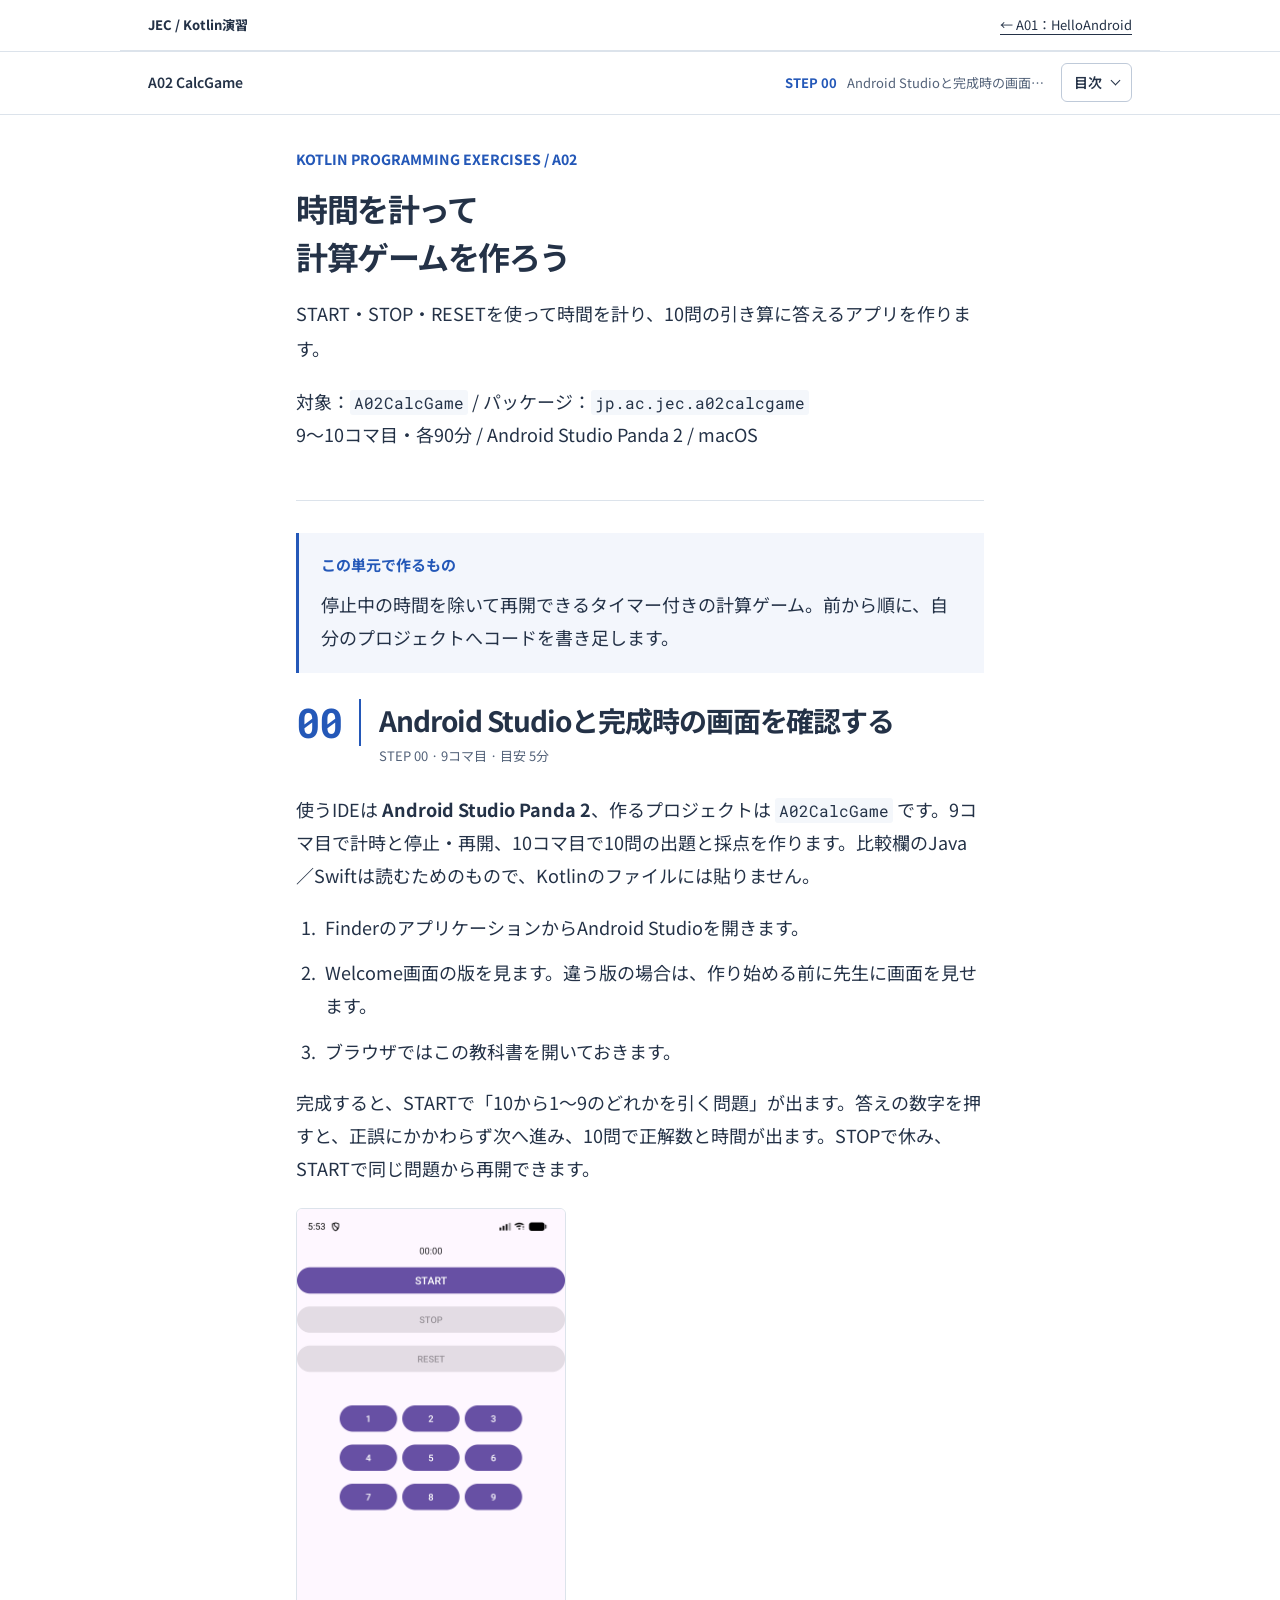
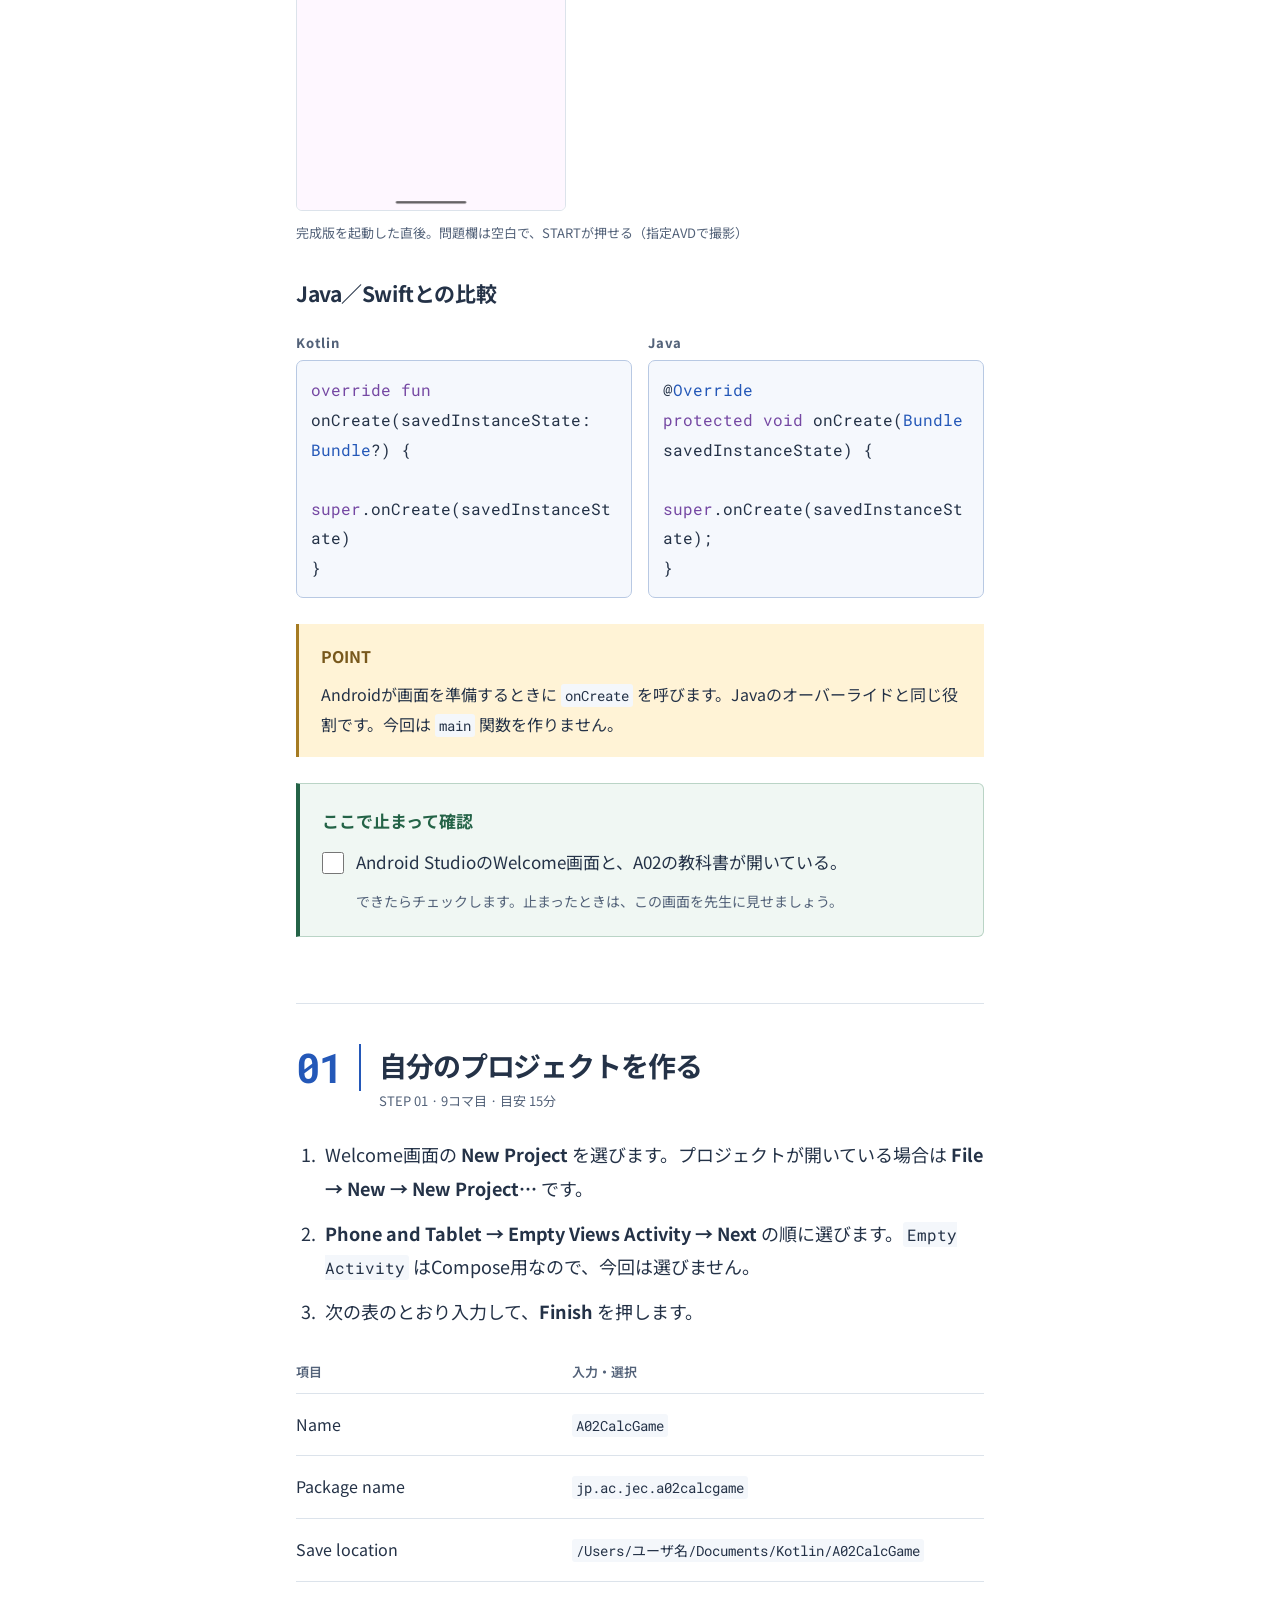
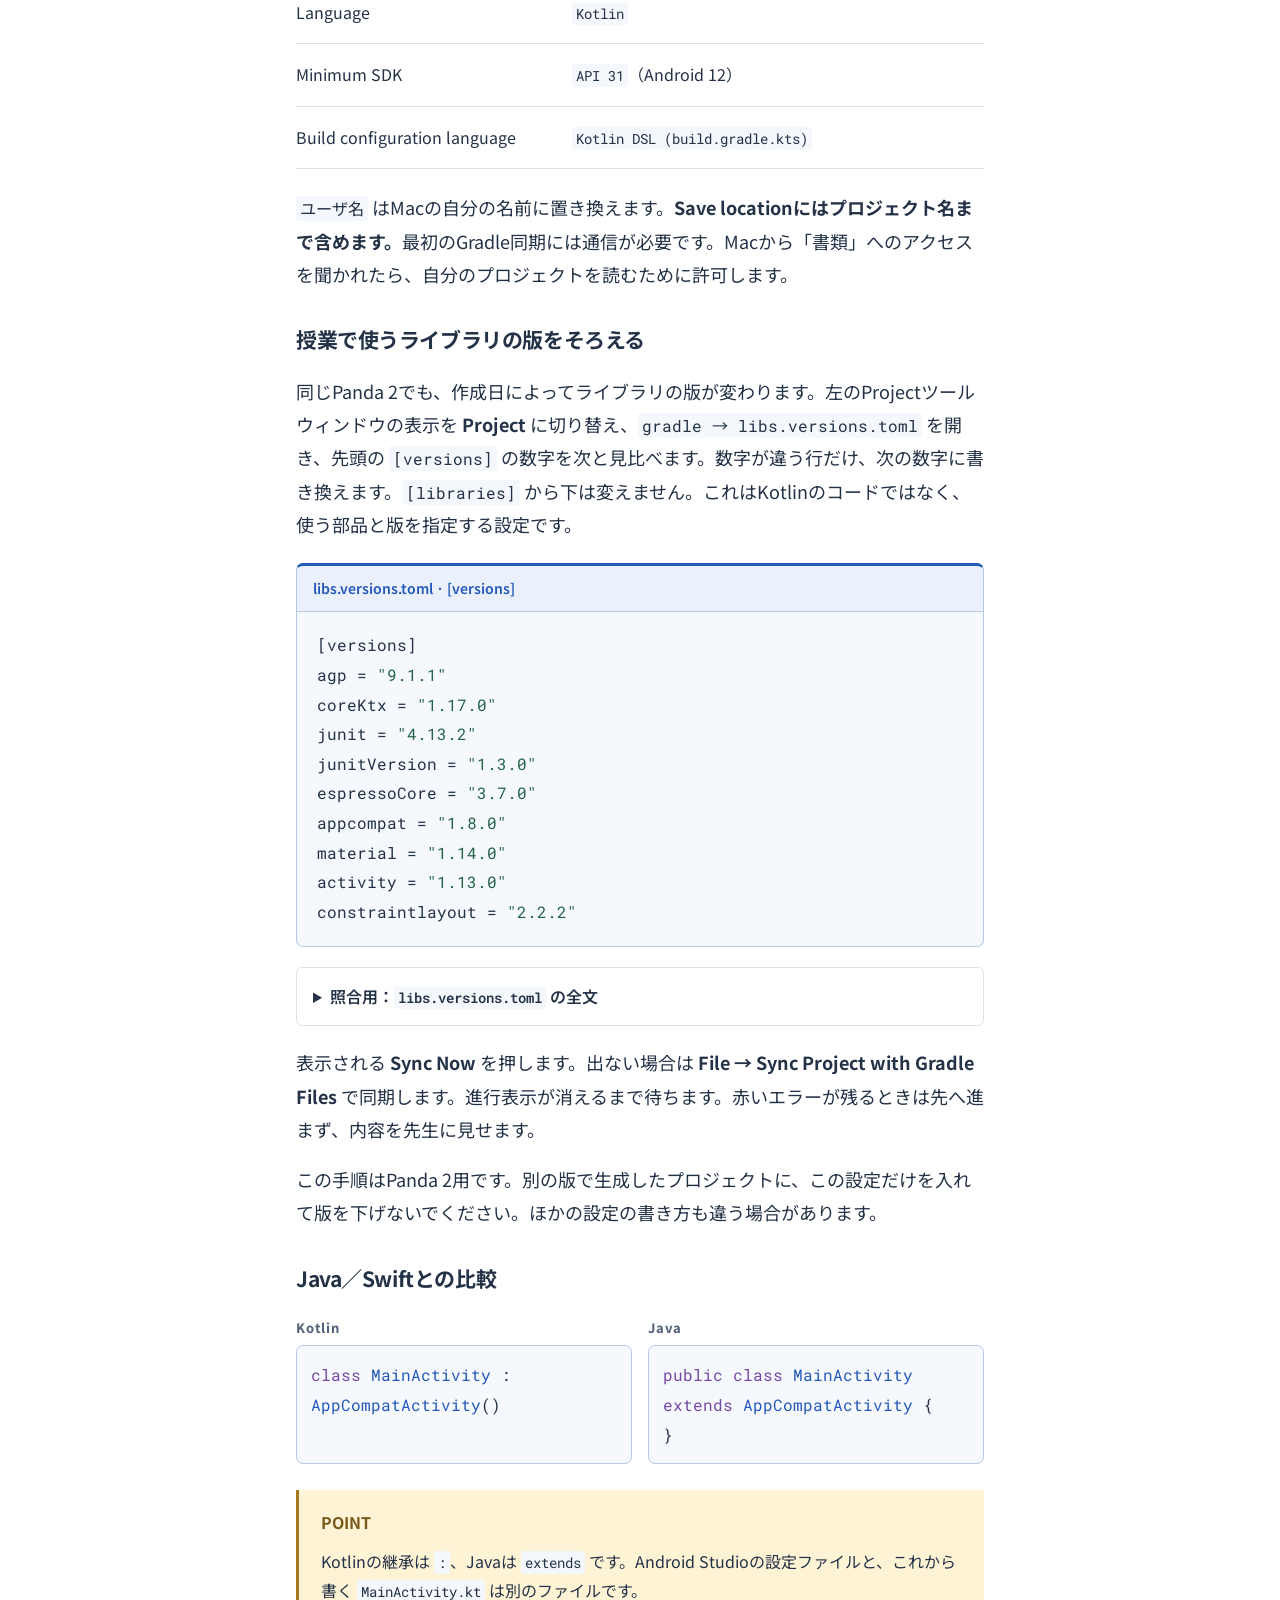
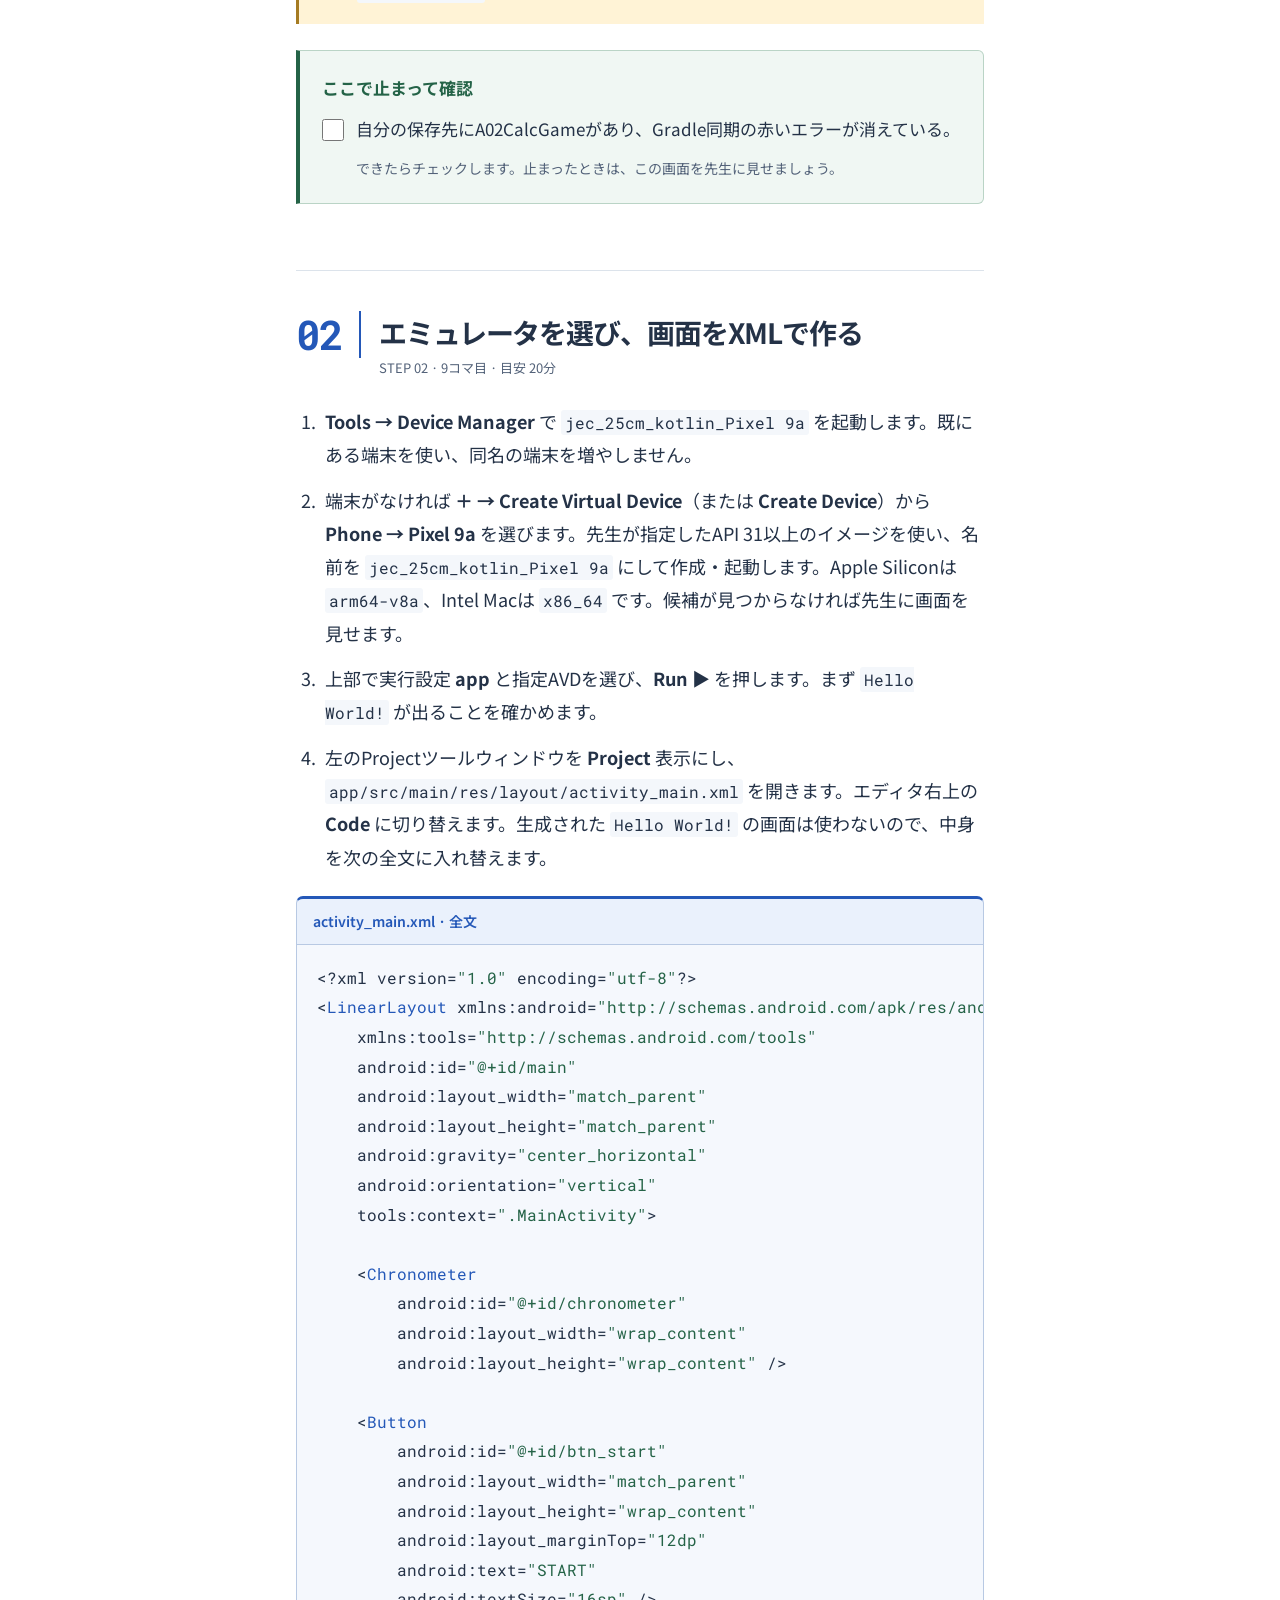
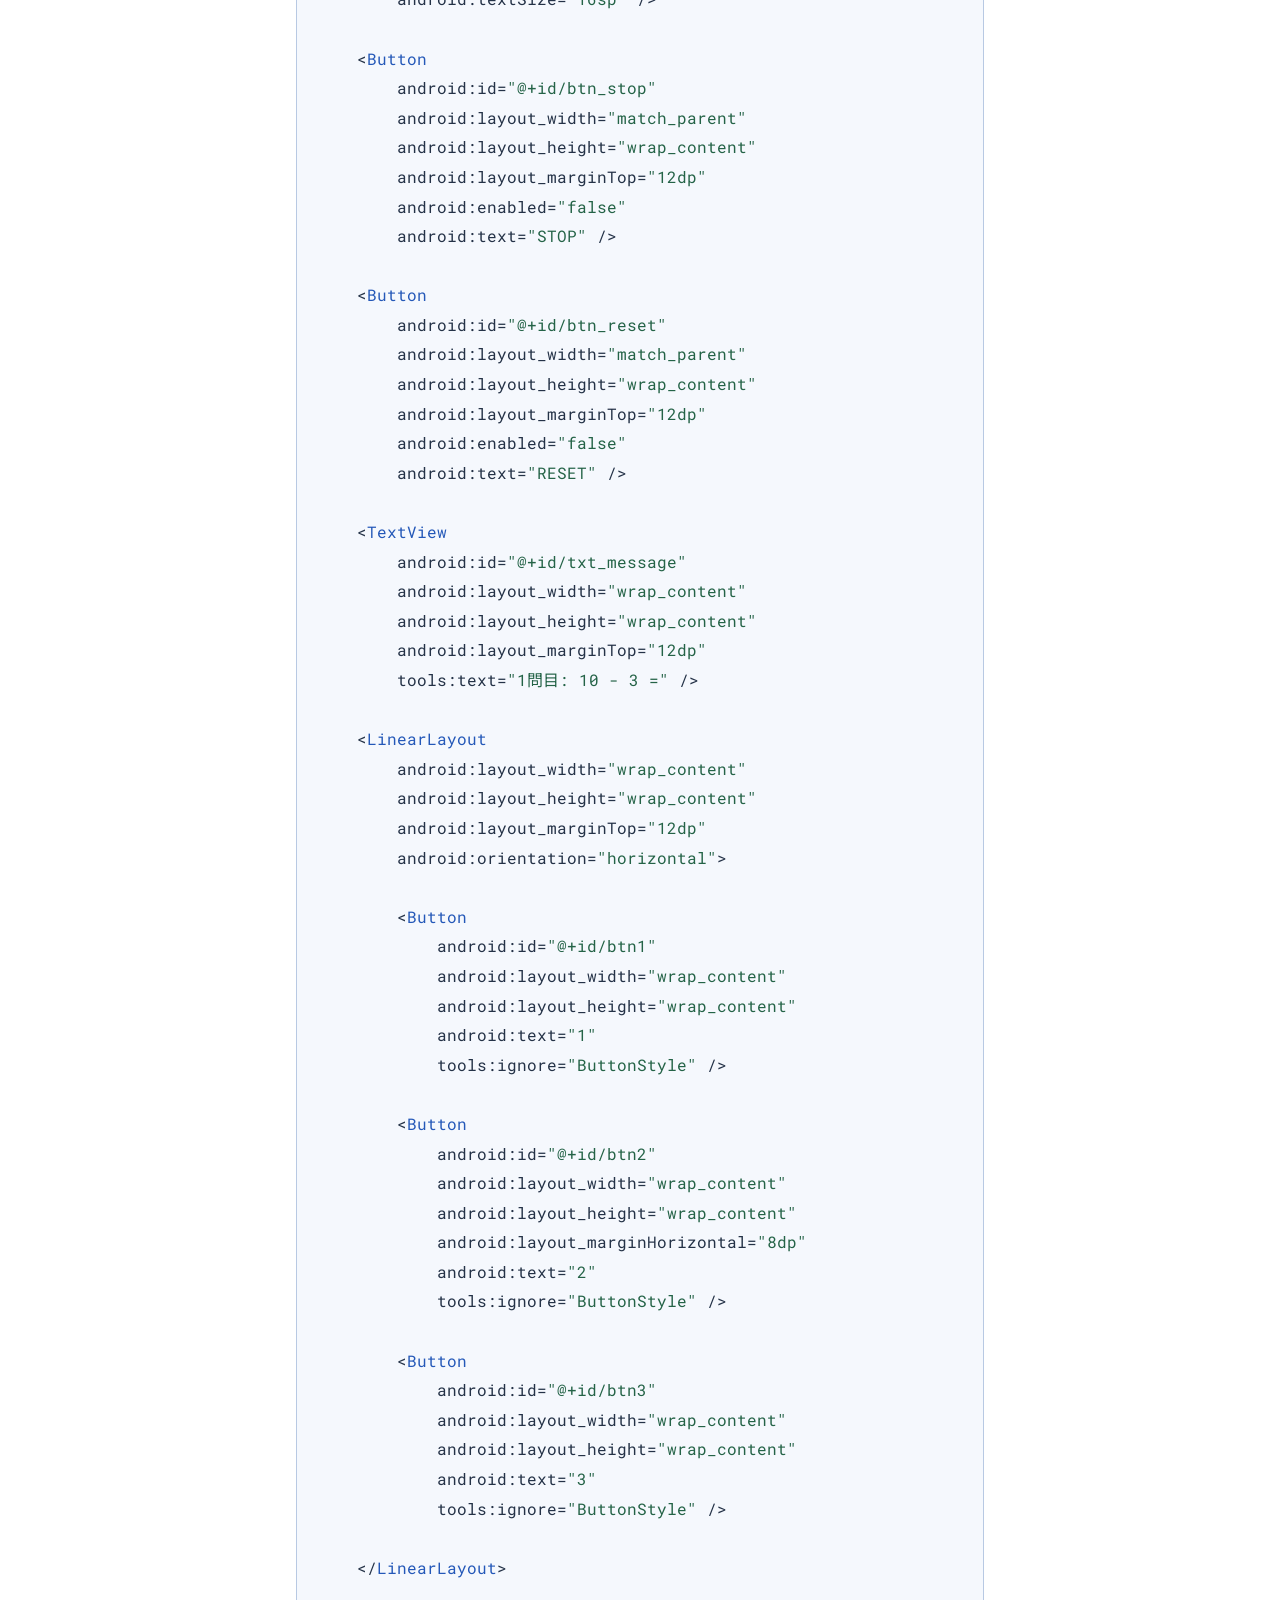
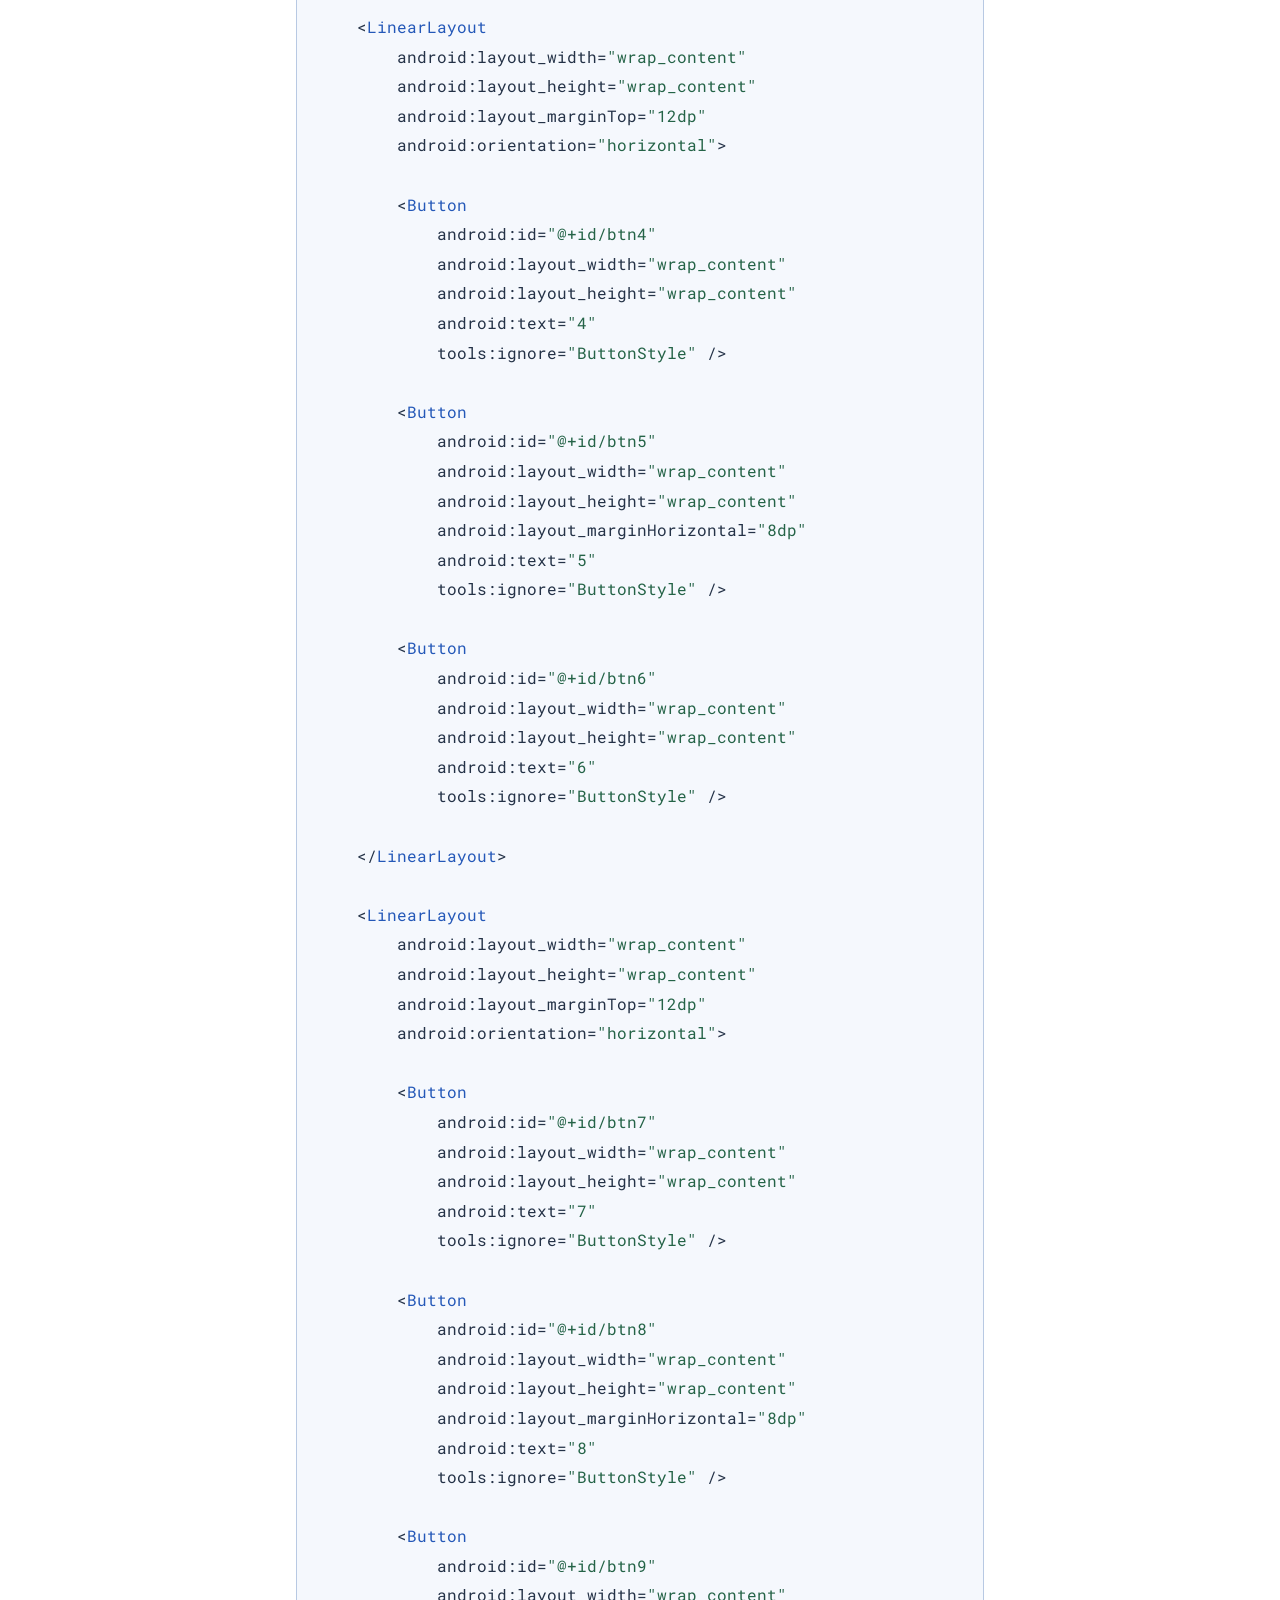
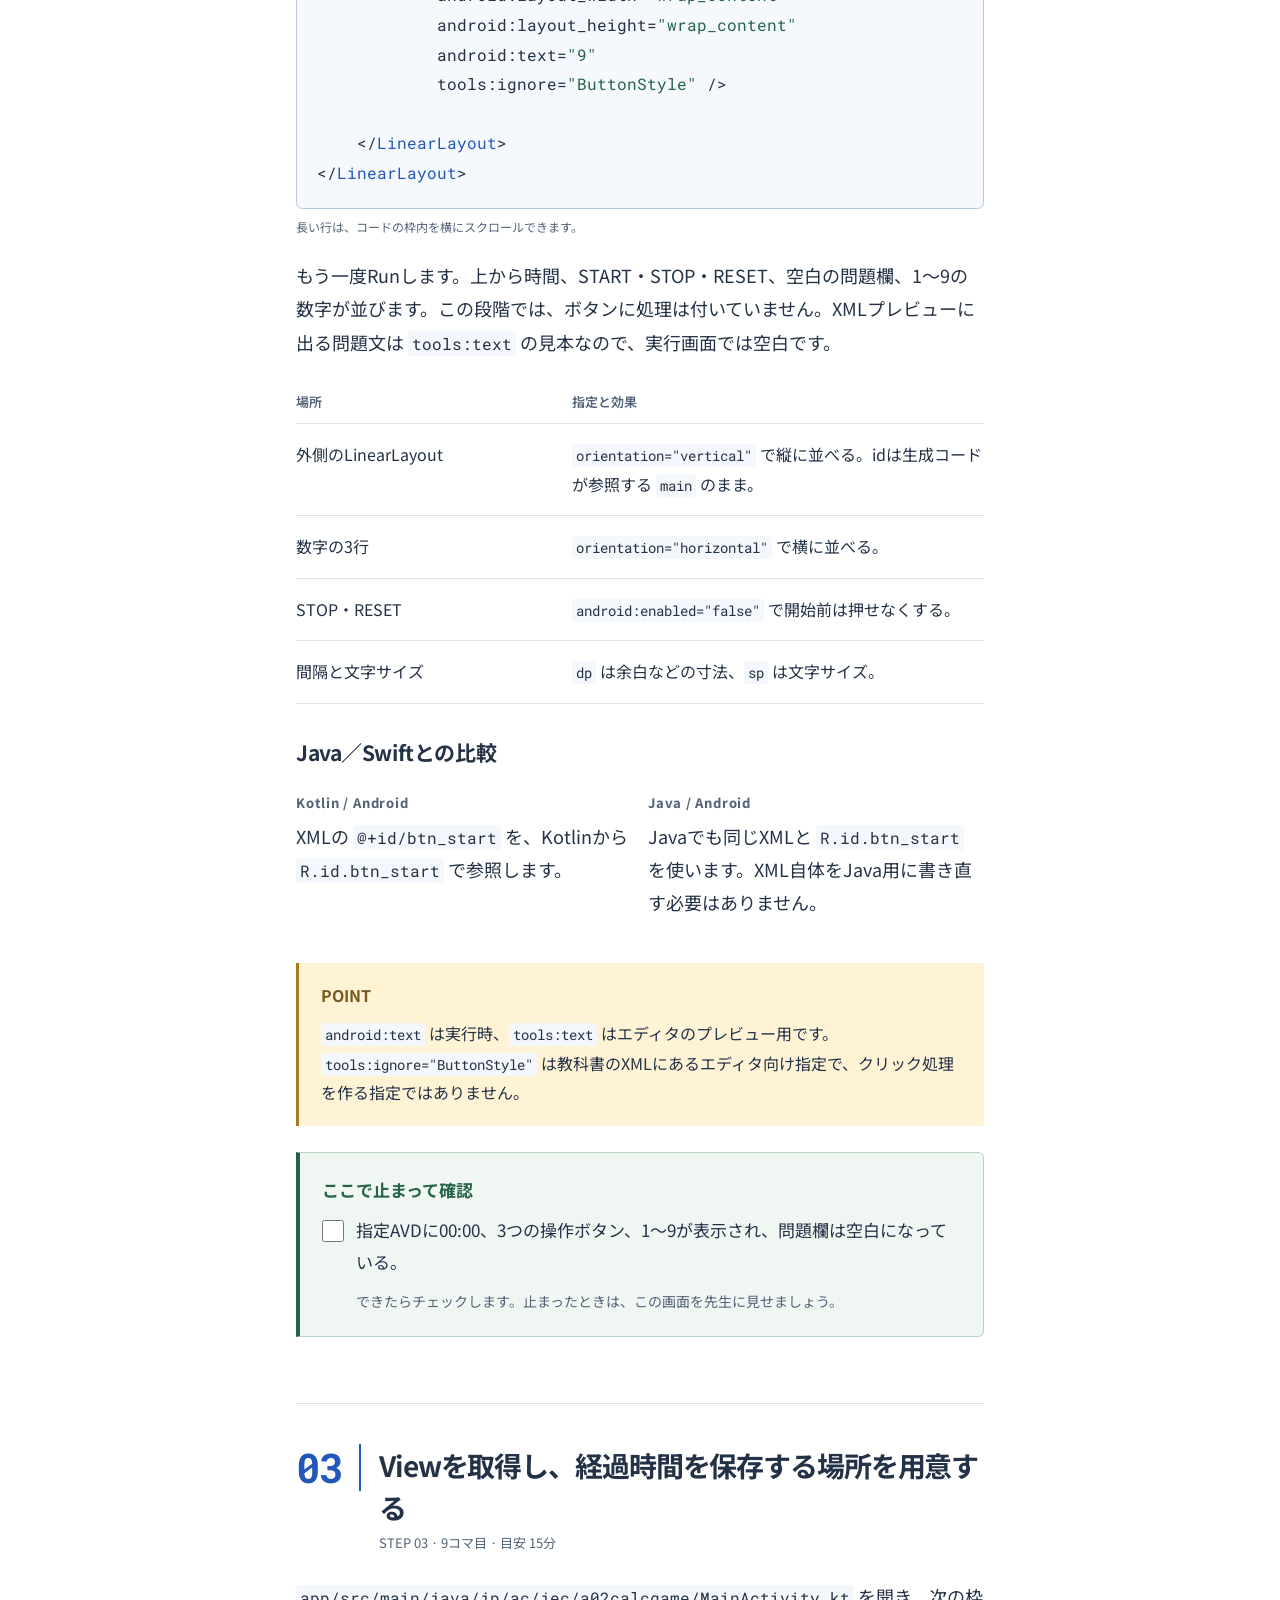
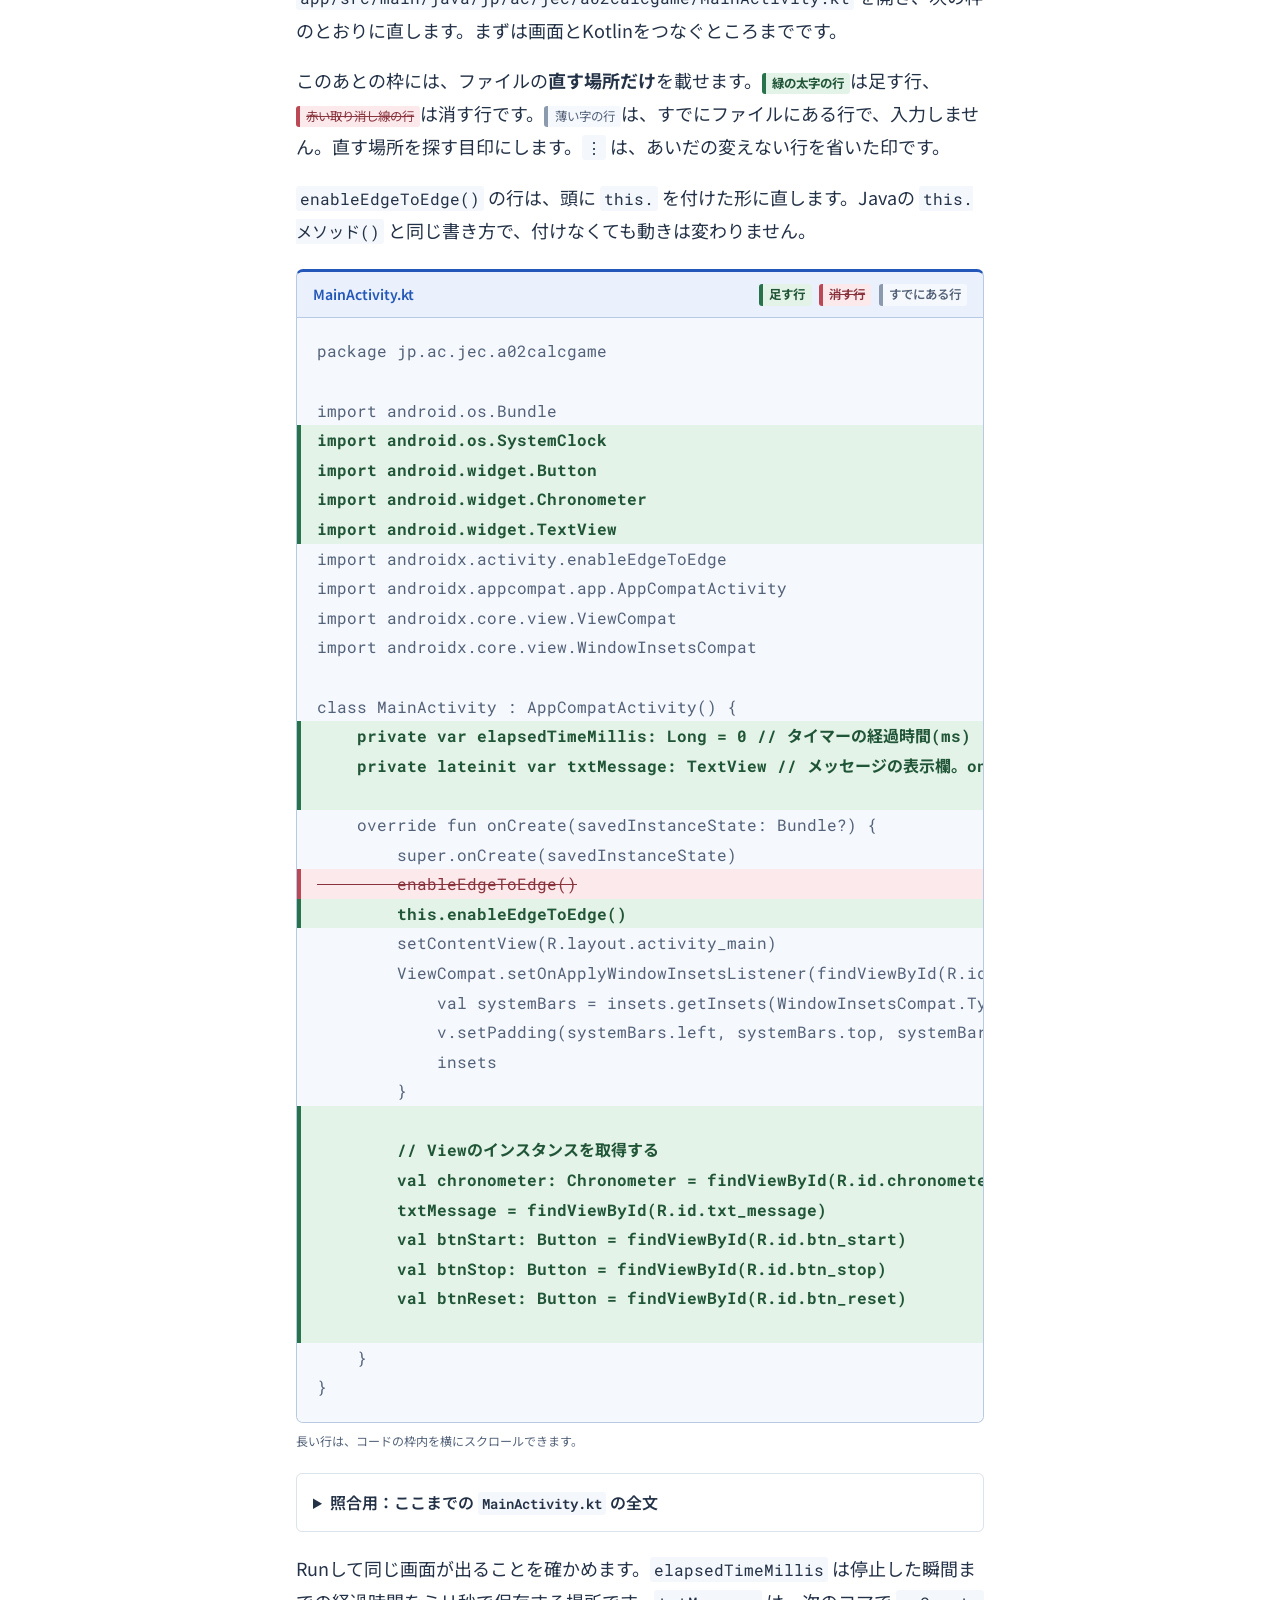
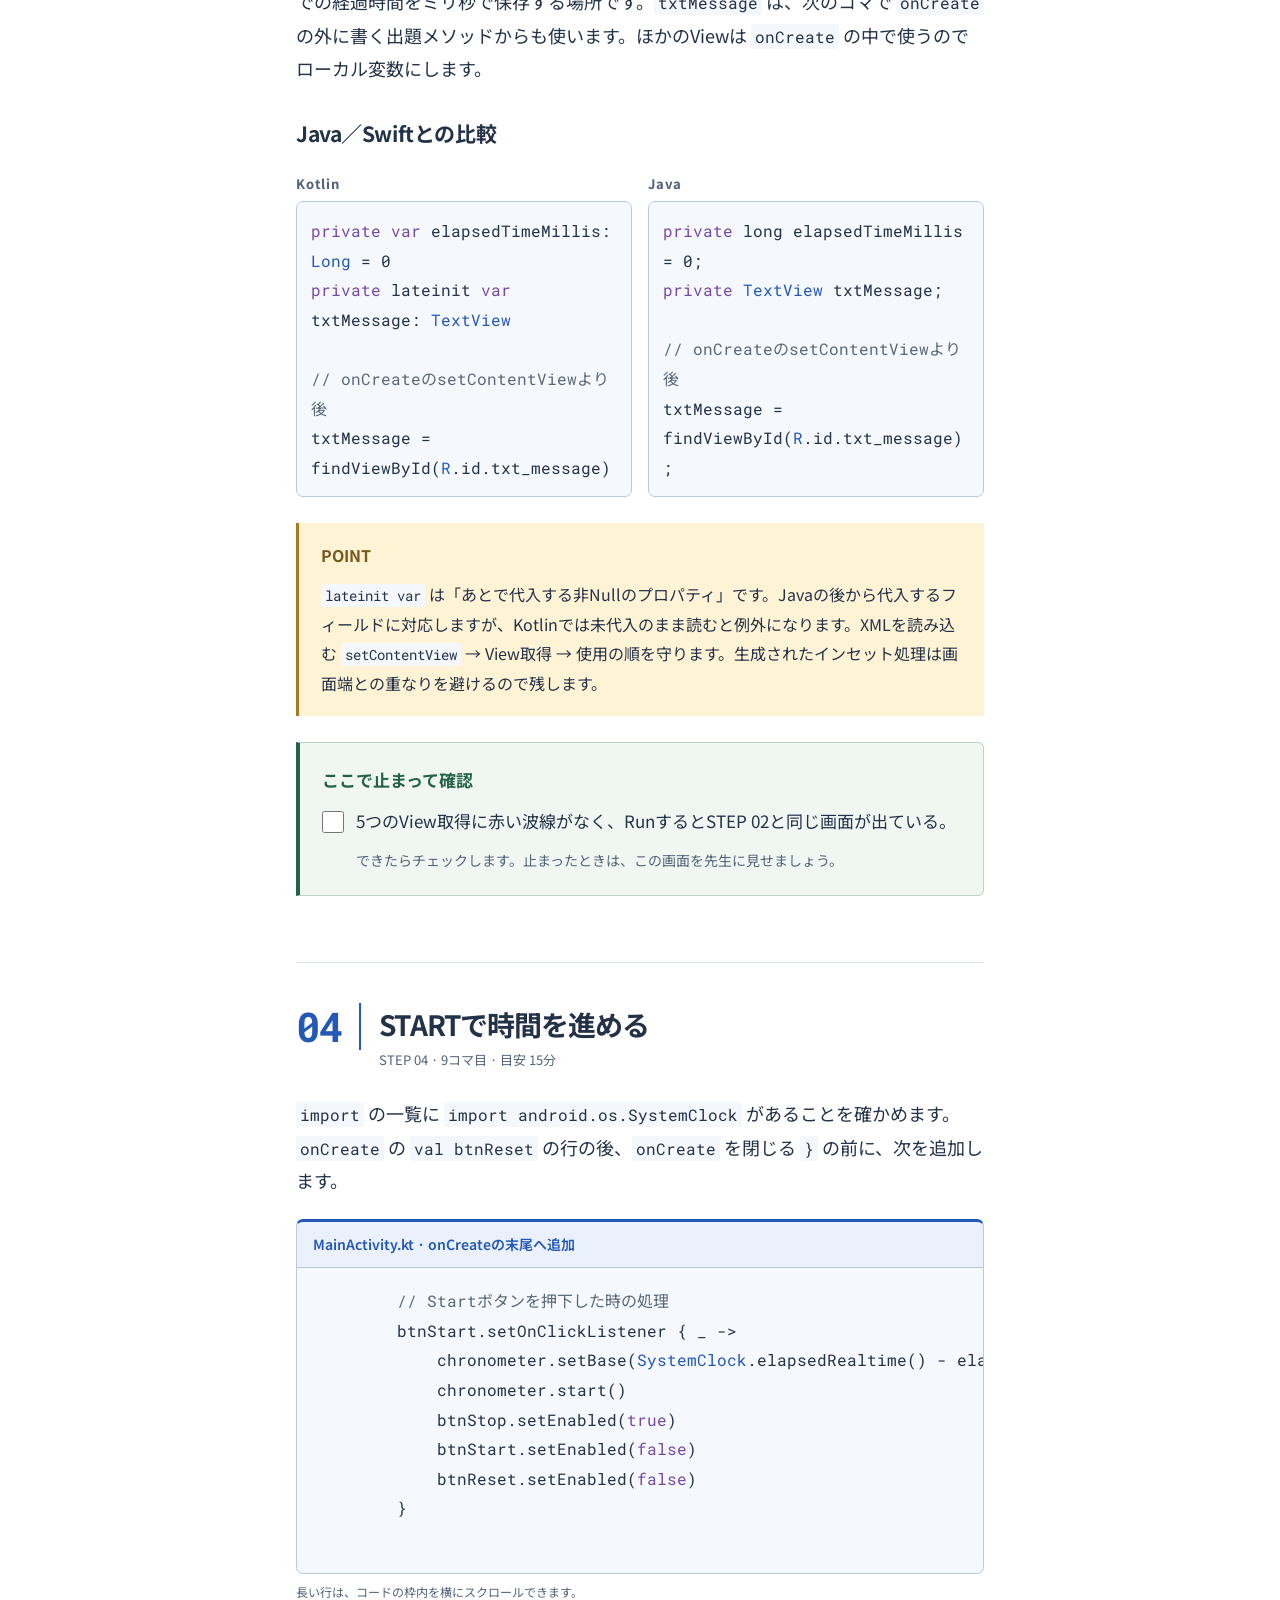
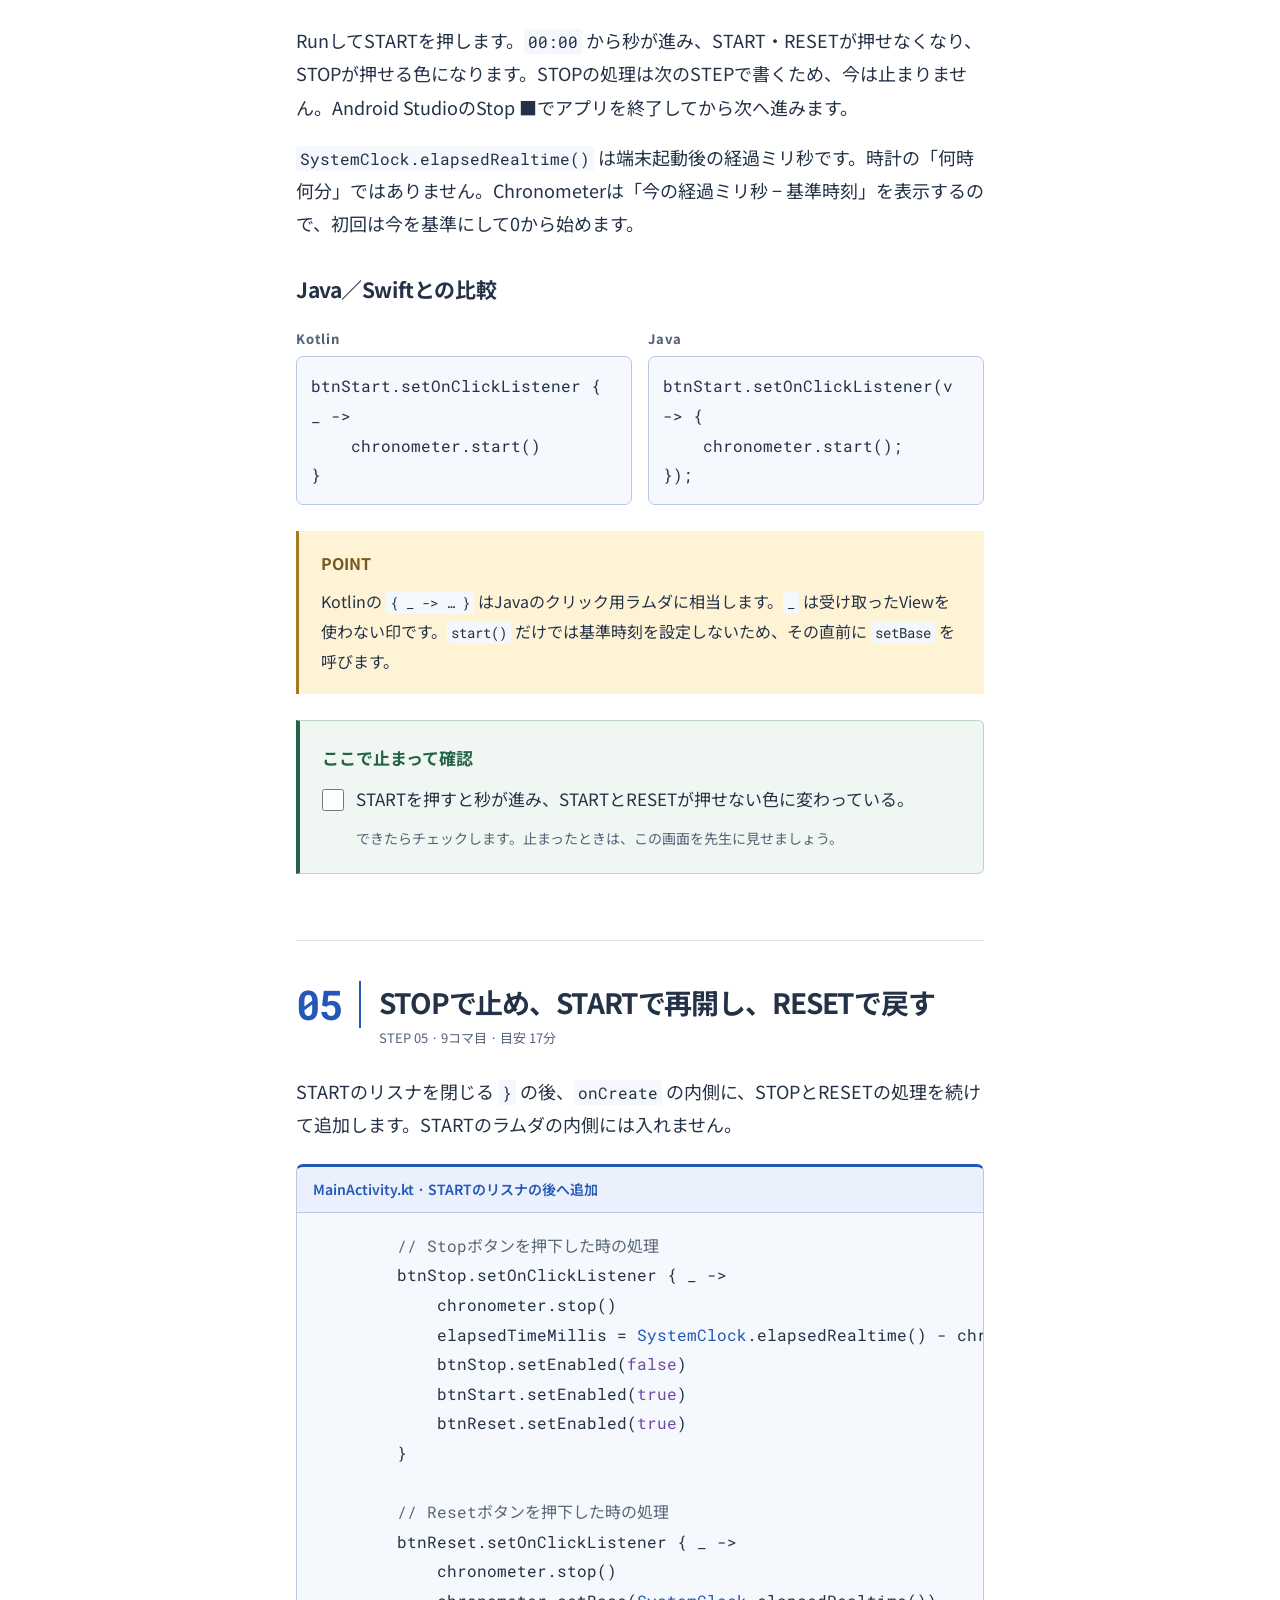
<file: docs/calc-game/index.html>
<!doctype html>
<html lang="ja"><head><meta charset="utf-8"><meta name="viewport" content="width=device-width, initial-scale=1">
<title>A02 CalcGame — 計算ゲームを作ろう | Kotlin演習</title>
<meta name="description" content="Android Studio Panda 2でA02CalcGameを作る、90分×2コマの教科書。停止・再開するタイマーと10問の採点を、Java・Swiftと比較して学びます。">
<link rel="stylesheet" href="../assets/textbook.css"><script src="../assets/textbook.js" defer></script></head>
<body class="textbook" data-progress-key="jec-kotlin-calc-game-v1"><a class="skip" href="#main">本文へ移動</a>
<header class="topbar"><span class="brand">JEC / Kotlin演習</span><a href="../hello-android/index.html">← A01：HelloAndroid</a></header>
<div class="shell"><aside class="sidebar"><div class="sidebar-inner"><p class="course-label">A02 / Android Studio</p><h2>CalcGame</h2>
<div class="progress"><p data-progress-label>0 / 15 ステップ確認済み</p><progress max="15" value="0" aria-label="進捗"></progress></div><nav aria-label="目次"><ol><li><a href="#step-0">STEP 00 Android Studioと完成時の画面を確認する</a></li><li><a href="#step-1">STEP 01 自分のプロジェクトを作る</a></li><li><a href="#step-2">STEP 02 エミュレータを選び、画面をXMLで作る</a></li><li><a href="#step-3">STEP 03 Viewを取得し、経過時間を保存する場所を用意する</a></li><li><a href="#step-4">STEP 04 STARTで時間を進める</a></li><li><a href="#step-5">STEP 05 STOPで止め、STARTで再開し、RESETで戻す</a></li><li><a href="#step-6">STEP 06 9コマ目の完成状態を確認する</a></li><li><a href="#step-7">STEP 07 10コマ目：前回のプロジェクトを開く</a></li><li><a href="#step-8">STEP 08 問題の状態と、1問を作るメソッドを追加する</a></li><li><a href="#step-9">STEP 09 START・STOP・RESETと問題の状態をつなぐ</a></li><li><a href="#step-10">STEP 10 9個の数字ボタンに同じ処理を付ける</a></li><li><a href="#step-11">STEP 11 採点し、10問で時間と結果を表示する</a></li><li><a href="#step-12">STEP 12 完成コードと照合する</a></li><li><a href="#step-13">STEP 13 アレンジできる場所を試す</a></li><li><a href="#step-14">STEP 14 10コマ目の完成状態を確認する</a></li></ol></nav><div class="resources"><a href="#help">困ったとき</a><a href="../hello-kotlin/index.html">K01：HelloKotlin</a><a href="../hello-android/index.html">A01：HelloAndroid</a><span aria-current="page">A02：CalcGame</span><a href="../github-search/index.html">A03：GithubSearch</a><a href="../funny-camera/index.html">A04：FunnyCamera</a><a href="../common/setup.html?from=calc-game">共通：はじめの準備</a><a href="../common/apk.html?from=calc-game">共通：提出課題とAPK</a><a href="../common/other-versions.html?from=calc-game">共通：ちがうAndroid Studioの版</a><a href="../common/help.html?from=calc-game">共通：困ったとき</a></div></div></aside>
<main id="main"><div class="hero"><p class="eyebrow">KOTLIN PROGRAMMING EXERCISES / A02</p><h1>時間を計って<br>計算ゲームを作ろう</h1><p class="lede">START・STOP・RESETを使って時間を計り、10問の引き算に答えるアプリを作ります。</p><p>対象：<code>A02CalcGame</code> / パッケージ：<code>jp.ac.jec.a02calcgame</code><br>9〜10コマ目・各90分 / Android Studio Panda 2 / macOS</p></div>
<div class="goal"><p class="box-title">この単元で作るもの</p><p>停止中の時間を除いて再開できるタイマー付きの計算ゲーム。前から順に、自分のプロジェクトへコードを書き足します。</p></div>
<section id="step-0"><p class="step-meta">STEP 00 · 9コマ目 · 目安 5分</p><h2>Android Studioと完成時の画面を確認する</h2>
<p>使うIDEは <strong>Android Studio Panda 2</strong>、作るプロジェクトは <code>A02CalcGame</code> です。9コマ目で計時と停止・再開、10コマ目で10問の出題と採点を作ります。比較欄のJava／Swiftは読むためのもので、Kotlinのファイルには貼りません。</p>
<ol><li>FinderのアプリケーションからAndroid Studioを開きます。</li><li>Welcome画面の版を見ます。違う版の場合は、作り始める前に先生に画面を見せます。</li><li>ブラウザではこの教科書を開いておきます。</li></ol>
<p>完成すると、STARTで「10から1〜9のどれかを引く問題」が出ます。答えの数字を押すと、正誤にかかわらず次へ進み、10問で正解数と時間が出ます。STOPで休み、STARTで同じ問題から再開できます。</p><figure><img src="images/initial.png" alt="完成版を起動した直後。問題欄は空白で、STARTが押せる" width="270" height="606" loading="lazy"><figcaption>完成版を起動した直後。問題欄は空白で、STARTが押せる（指定AVDで撮影）</figcaption></figure>
<h3>Java／Swiftとの比較</h3><div class="compare"><div class="compare-item"><p class="compare-lang" translate="no">Kotlin</p><pre tabindex="0"><code>override fun onCreate(savedInstanceState: Bundle?) {
    super.onCreate(savedInstanceState)
}</code></pre>
</div><div class="compare-item"><p class="compare-lang" translate="no">Java</p><pre tabindex="0"><code>@Override
protected void onCreate(Bundle savedInstanceState) {
    super.onCreate(savedInstanceState);
}</code></pre>
</div></div>
<div class="note"><p class="box-title">POINT</p><p>Androidが画面を準備するときに <code>onCreate</code> を呼びます。Javaのオーバーライドと同じ役割です。今回は <code>main</code> 関数を作りません。</p></div>
<div class="check"><p class="box-title">ここで止まって確認</p><label><input type="checkbox" data-check="step-00"><span>Android StudioのWelcome画面と、A02の教科書が開いている。</span></label><p>できたらチェックします。止まったときは、この画面を先生に見せましょう。</p></div></section>

<section id="step-1"><p class="step-meta">STEP 01 · 9コマ目 · 目安 15分</p><h2>自分のプロジェクトを作る</h2>
<ol><li>Welcome画面の <strong>New Project</strong> を選びます。プロジェクトが開いている場合は <strong>File → New → New Project…</strong> です。</li><li><strong>Phone and Tablet → Empty Views Activity → Next</strong> の順に選びます。<code>Empty Activity</code> はCompose用なので、今回は選びません。</li><li>次の表のとおり入力して、<strong>Finish</strong> を押します。</li></ol>
<table><thead><tr><th>項目</th><th>入力・選択</th></tr></thead><tbody>
<tr><td>Name</td><td><code>A02CalcGame</code></td></tr>
<tr><td>Package name</td><td><code>jp.ac.jec.a02calcgame</code></td></tr>
<tr><td>Save location</td><td><code>/Users/ユーザ名/Documents/Kotlin/A02CalcGame</code></td></tr>
<tr><td>Language</td><td><code>Kotlin</code></td></tr>
<tr><td>Minimum SDK</td><td><code>API 31</code>（Android 12）</td></tr>
<tr><td>Build configuration language</td><td><code>Kotlin DSL (build.gradle.kts)</code></td></tr>
</tbody></table>
<p><code>ユーザ名</code> はMacの自分の名前に置き換えます。<strong>Save locationにはプロジェクト名まで含めます。</strong>最初のGradle同期には通信が必要です。Macから「書類」へのアクセスを聞かれたら、自分のプロジェクトを読むために許可します。</p>
<h3>授業で使うライブラリの版をそろえる</h3>
<p>同じPanda 2でも、作成日によってライブラリの版が変わります。左のProjectツールウィンドウの表示を <strong>Project</strong> に切り替え、<code>gradle → libs.versions.toml</code> を開き、先頭の <code>[versions]</code> の数字を次と見比べます。数字が違う行だけ、次の数字に書き換えます。<code>[libraries]</code> から下は変えません。これはKotlinのコードではなく、使う部品と版を指定する設定です。</p>
<div class="code-head">libs.versions.toml · [versions]</div><pre id="code-versions" tabindex="0"><code>[versions]
agp = "9.1.1"
coreKtx = "1.17.0"
junit = "4.13.2"
junitVersion = "1.3.0"
espressoCore = "3.7.0"
appcompat = "1.8.0"
material = "1.14.0"
activity = "1.13.0"
constraintlayout = "2.2.2"
</code></pre>
<details class="fulltext"><summary>照合用：<code>libs.versions.toml</code> の全文</summary>
<div class="code-head">libs.versions.toml · 全文</div><pre id="code-libs" tabindex="0"><code>[versions]
agp = "9.1.1"
coreKtx = "1.17.0"
junit = "4.13.2"
junitVersion = "1.3.0"
espressoCore = "3.7.0"
appcompat = "1.8.0"
material = "1.14.0"
activity = "1.13.0"
constraintlayout = "2.2.2"

[libraries]
androidx-core-ktx = { group = "androidx.core", name = "core-ktx", version.ref = "coreKtx" }
junit = { group = "junit", name = "junit", version.ref = "junit" }
androidx-junit = { group = "androidx.test.ext", name = "junit", version.ref = "junitVersion" }
androidx-espresso-core = { group = "androidx.test.espresso", name = "espresso-core", version.ref = "espressoCore" }
androidx-appcompat = { group = "androidx.appcompat", name = "appcompat", version.ref = "appcompat" }
material = { group = "com.google.android.material", name = "material", version.ref = "material" }
androidx-activity = { group = "androidx.activity", name = "activity", version.ref = "activity" }
androidx-constraintlayout = { group = "androidx.constraintlayout", name = "constraintlayout", version.ref = "constraintlayout" }

[plugins]
android-application = { id = "com.android.application", version.ref = "agp" }

</code></pre>
</details>
<p>表示される <strong>Sync Now</strong> を押します。出ない場合は <strong>File → Sync Project with Gradle Files</strong> で同期します。進行表示が消えるまで待ちます。赤いエラーが残るときは先へ進まず、内容を先生に見せます。</p>
<p>この手順はPanda 2用です。別の版で生成したプロジェクトに、この設定だけを入れて版を下げないでください。ほかの設定の書き方も違う場合があります。</p>
<h3>Java／Swiftとの比較</h3><div class="compare"><div class="compare-item"><p class="compare-lang" translate="no">Kotlin</p><pre tabindex="0"><code>class MainActivity : AppCompatActivity()</code></pre>
</div><div class="compare-item"><p class="compare-lang" translate="no">Java</p><pre tabindex="0"><code>public class MainActivity extends AppCompatActivity {
}</code></pre>
</div></div>
<div class="note"><p class="box-title">POINT</p><p>Kotlinの継承は <code>:</code>、Javaは <code>extends</code> です。Android Studioの設定ファイルと、これから書く <code>MainActivity.kt</code> は別のファイルです。</p></div>
<div class="check"><p class="box-title">ここで止まって確認</p><label><input type="checkbox" data-check="step-01"><span>自分の保存先にA02CalcGameがあり、Gradle同期の赤いエラーが消えている。</span></label><p>できたらチェックします。止まったときは、この画面を先生に見せましょう。</p></div></section>

<section id="step-2"><p class="step-meta">STEP 02 · 9コマ目 · 目安 20分</p><h2>エミュレータを選び、画面をXMLで作る</h2>
<ol><li><strong>Tools → Device Manager</strong> で <code>jec_25cm_kotlin_Pixel 9a</code> を起動します。既にある端末を使い、同名の端末を増やしません。</li><li>端末がなければ <strong>＋ → Create Virtual Device</strong>（または <strong>Create Device</strong>）から <strong>Phone → Pixel 9a</strong> を選びます。先生が指定したAPI 31以上のイメージを使い、名前を <code>jec_25cm_kotlin_Pixel 9a</code> にして作成・起動します。Apple Siliconは <code>arm64-v8a</code>、Intel Macは <code>x86_64</code> です。候補が見つからなければ先生に画面を見せます。</li><li>上部で実行設定 <strong>app</strong> と指定AVDを選び、<strong>Run ▶</strong> を押します。まず <code>Hello World!</code> が出ることを確かめます。</li><li>左のProjectツールウィンドウを <strong>Project</strong> 表示にし、<code>app/src/main/res/layout/activity_main.xml</code> を開きます。エディタ右上の <strong>Code</strong> に切り替えます。生成された <code>Hello World!</code> の画面は使わないので、中身を次の全文に入れ替えます。</li></ol><div class="code-head">activity_main.xml · 全文</div><pre id="code-layout" tabindex="0"><code>&lt;?xml version="1.0" encoding="utf-8"?&gt;
&lt;LinearLayout xmlns:android="http://schemas.android.com/apk/res/android"
    xmlns:tools="http://schemas.android.com/tools"
    android:id="@+id/main"
    android:layout_width="match_parent"
    android:layout_height="match_parent"
    android:gravity="center_horizontal"
    android:orientation="vertical"
    tools:context=".MainActivity"&gt;

    &lt;Chronometer
        android:id="@+id/chronometer"
        android:layout_width="wrap_content"
        android:layout_height="wrap_content" /&gt;

    &lt;Button
        android:id="@+id/btn_start"
        android:layout_width="match_parent"
        android:layout_height="wrap_content"
        android:layout_marginTop="12dp"
        android:text="START"
        android:textSize="16sp" /&gt;

    &lt;Button
        android:id="@+id/btn_stop"
        android:layout_width="match_parent"
        android:layout_height="wrap_content"
        android:layout_marginTop="12dp"
        android:enabled="false"
        android:text="STOP" /&gt;

    &lt;Button
        android:id="@+id/btn_reset"
        android:layout_width="match_parent"
        android:layout_height="wrap_content"
        android:layout_marginTop="12dp"
        android:enabled="false"
        android:text="RESET" /&gt;

    &lt;TextView
        android:id="@+id/txt_message"
        android:layout_width="wrap_content"
        android:layout_height="wrap_content"
        android:layout_marginTop="12dp"
        tools:text="1問目: 10 - 3 =" /&gt;

    &lt;LinearLayout
        android:layout_width="wrap_content"
        android:layout_height="wrap_content"
        android:layout_marginTop="12dp"
        android:orientation="horizontal"&gt;

        &lt;Button
            android:id="@+id/btn1"
            android:layout_width="wrap_content"
            android:layout_height="wrap_content"
            android:text="1"
            tools:ignore="ButtonStyle" /&gt;

        &lt;Button
            android:id="@+id/btn2"
            android:layout_width="wrap_content"
            android:layout_height="wrap_content"
            android:layout_marginHorizontal="8dp"
            android:text="2"
            tools:ignore="ButtonStyle" /&gt;

        &lt;Button
            android:id="@+id/btn3"
            android:layout_width="wrap_content"
            android:layout_height="wrap_content"
            android:text="3"
            tools:ignore="ButtonStyle" /&gt;

    &lt;/LinearLayout&gt;

    &lt;LinearLayout
        android:layout_width="wrap_content"
        android:layout_height="wrap_content"
        android:layout_marginTop="12dp"
        android:orientation="horizontal"&gt;

        &lt;Button
            android:id="@+id/btn4"
            android:layout_width="wrap_content"
            android:layout_height="wrap_content"
            android:text="4"
            tools:ignore="ButtonStyle" /&gt;

        &lt;Button
            android:id="@+id/btn5"
            android:layout_width="wrap_content"
            android:layout_height="wrap_content"
            android:layout_marginHorizontal="8dp"
            android:text="5"
            tools:ignore="ButtonStyle" /&gt;

        &lt;Button
            android:id="@+id/btn6"
            android:layout_width="wrap_content"
            android:layout_height="wrap_content"
            android:text="6"
            tools:ignore="ButtonStyle" /&gt;

    &lt;/LinearLayout&gt;

    &lt;LinearLayout
        android:layout_width="wrap_content"
        android:layout_height="wrap_content"
        android:layout_marginTop="12dp"
        android:orientation="horizontal"&gt;

        &lt;Button
            android:id="@+id/btn7"
            android:layout_width="wrap_content"
            android:layout_height="wrap_content"
            android:text="7"
            tools:ignore="ButtonStyle" /&gt;

        &lt;Button
            android:id="@+id/btn8"
            android:layout_width="wrap_content"
            android:layout_height="wrap_content"
            android:layout_marginHorizontal="8dp"
            android:text="8"
            tools:ignore="ButtonStyle" /&gt;

        &lt;Button
            android:id="@+id/btn9"
            android:layout_width="wrap_content"
            android:layout_height="wrap_content"
            android:text="9"
            tools:ignore="ButtonStyle" /&gt;

    &lt;/LinearLayout&gt;
&lt;/LinearLayout&gt;</code></pre>

<p>もう一度Runします。上から時間、START・STOP・RESET、空白の問題欄、1〜9の数字が並びます。この段階では、ボタンに処理は付いていません。XMLプレビューに出る問題文は <code>tools:text</code> の見本なので、実行画面では空白です。</p>
<table><thead><tr><th>場所</th><th>指定と効果</th></tr></thead><tbody><tr><td>外側のLinearLayout</td><td><code>orientation="vertical"</code> で縦に並べる。idは生成コードが参照する <code>main</code> のまま。</td></tr><tr><td>数字の3行</td><td><code>orientation="horizontal"</code> で横に並べる。</td></tr><tr><td>STOP・RESET</td><td><code>android:enabled="false"</code> で開始前は押せなくする。</td></tr><tr><td>間隔と文字サイズ</td><td><code>dp</code> は余白などの寸法、<code>sp</code> は文字サイズ。</td></tr></tbody></table><h3>Java／Swiftとの比較</h3><div class="compare"><div class="compare-item"><p class="compare-lang" translate="no">Kotlin / Android</p><p>XMLの <code>@+id/btn_start</code> を、Kotlinから <code>R.id.btn_start</code> で参照します。</p></div><div class="compare-item"><p class="compare-lang" translate="no">Java / Android</p><p>Javaでも同じXMLと <code>R.id.btn_start</code> を使います。XML自体をJava用に書き直す必要はありません。</p></div></div>
<div class="note"><p class="box-title">POINT</p><p><code>android:text</code> は実行時、<code>tools:text</code> はエディタのプレビュー用です。<code>tools:ignore="ButtonStyle"</code> は教科書のXMLにあるエディタ向け指定で、クリック処理を作る指定ではありません。</p></div>
<div class="check"><p class="box-title">ここで止まって確認</p><label><input type="checkbox" data-check="step-02"><span>指定AVDに00:00、3つの操作ボタン、1〜9が表示され、問題欄は空白になっている。</span></label><p>できたらチェックします。止まったときは、この画面を先生に見せましょう。</p></div></section>

<section id="step-3"><p class="step-meta">STEP 03 · 9コマ目 · 目安 15分</p><h2>Viewを取得し、経過時間を保存する場所を用意する</h2>
<p><code>app/src/main/java/jp/ac/jec/a02calcgame/MainActivity.kt</code> を開き、次の枠のとおりに直します。まずは画面とKotlinをつなぐところまでです。</p>
<p>このあとの枠には、ファイルの<strong>直す場所だけ</strong>を載せます。<span class="diff-add">緑の太字の行</span>は足す行、<span class="diff-del">赤い取り消し線の行</span>は消す行です。<span class="diff-keep">薄い字の行</span>は、すでにファイルにある行で、入力しません。直す場所を探す目印にします。<code>⋮</code> は、あいだの変えない行を省いた印です。</p>
<p><code>enableEdgeToEdge()</code> の行は、頭に <code>this.</code> を付けた形に直します。Javaの <code>this.メソッド()</code> と同じ書き方で、付けなくても動きは変わりません。</p>
<div class="code-head diff-head"><span>MainActivity.kt</span><span class="diff-legend"><span class="diff-add">足す行</span><span class="diff-del">消す行</span><span class="diff-keep">すでにある行</span></span></div><pre id="diff-stage-03" class="diff" tabindex="0"><code>package jp.ac.jec.a02calcgame

import android.os.Bundle
<ins>import android.os.SystemClock
import android.widget.Button
import android.widget.Chronometer
import android.widget.TextView
</ins>import androidx.activity.enableEdgeToEdge
import androidx.appcompat.app.AppCompatActivity
import androidx.core.view.ViewCompat
import androidx.core.view.WindowInsetsCompat

class MainActivity : AppCompatActivity() {
<ins>    private var elapsedTimeMillis: Long = 0 // タイマーの経過時間(ms)
    private lateinit var txtMessage: TextView // メッセージの表示欄。onCreate以外のメソッドからも使うためフィールドにする

</ins>    override fun onCreate(savedInstanceState: Bundle?) {
        super.onCreate(savedInstanceState)
<del>        enableEdgeToEdge()
</del><ins>        this.enableEdgeToEdge()
</ins>        setContentView(R.layout.activity_main)
        ViewCompat.setOnApplyWindowInsetsListener(findViewById(R.id.main)) { v, insets -&gt;
            val systemBars = insets.getInsets(WindowInsetsCompat.Type.systemBars())
            v.setPadding(systemBars.left, systemBars.top, systemBars.right, systemBars.bottom)
            insets
        }
<ins>
        // Viewのインスタンスを取得する
        val chronometer: Chronometer = findViewById(R.id.chronometer)
        txtMessage = findViewById(R.id.txt_message)
        val btnStart: Button = findViewById(R.id.btn_start)
        val btnStop: Button = findViewById(R.id.btn_stop)
        val btnReset: Button = findViewById(R.id.btn_reset)

</ins>    }
}
</code></pre>
<details class="fulltext"><summary>照合用：ここまでの <code>MainActivity.kt</code> の全文</summary>
<div class="code-head">MainActivity.kt · STEP 03終了時の全文</div><pre id="code-stage-03" tabindex="0"><code>package jp.ac.jec.a02calcgame

import android.os.Bundle
import android.os.SystemClock
import android.widget.Button
import android.widget.Chronometer
import android.widget.TextView
import androidx.activity.enableEdgeToEdge
import androidx.appcompat.app.AppCompatActivity
import androidx.core.view.ViewCompat
import androidx.core.view.WindowInsetsCompat

class MainActivity : AppCompatActivity() {
    private var elapsedTimeMillis: Long = 0 // タイマーの経過時間(ms)
    private lateinit var txtMessage: TextView // メッセージの表示欄。onCreate以外のメソッドからも使うためフィールドにする

    override fun onCreate(savedInstanceState: Bundle?) {
        super.onCreate(savedInstanceState)
        this.enableEdgeToEdge()
        setContentView(R.layout.activity_main)
        ViewCompat.setOnApplyWindowInsetsListener(findViewById(R.id.main)) { v, insets -&gt;
            val systemBars = insets.getInsets(WindowInsetsCompat.Type.systemBars())
            v.setPadding(systemBars.left, systemBars.top, systemBars.right, systemBars.bottom)
            insets
        }

        // Viewのインスタンスを取得する
        val chronometer: Chronometer = findViewById(R.id.chronometer)
        txtMessage = findViewById(R.id.txt_message)
        val btnStart: Button = findViewById(R.id.btn_start)
        val btnStop: Button = findViewById(R.id.btn_stop)
        val btnReset: Button = findViewById(R.id.btn_reset)

    }
}
</code></pre>
</details>

<p>Runして同じ画面が出ることを確かめます。<code>elapsedTimeMillis</code> は停止した瞬間までの経過時間をミリ秒で保存する場所です。<code>txtMessage</code> は、次のコマで <code>onCreate</code> の外に書く出題メソッドからも使います。ほかのViewは <code>onCreate</code> の中で使うのでローカル変数にします。</p><h3>Java／Swiftとの比較</h3><div class="compare"><div class="compare-item"><p class="compare-lang" translate="no">Kotlin</p><pre tabindex="0"><code>private var elapsedTimeMillis: Long = 0
private lateinit var txtMessage: TextView

// onCreateのsetContentViewより後
txtMessage = findViewById(R.id.txt_message)</code></pre>
</div><div class="compare-item"><p class="compare-lang" translate="no">Java</p><pre tabindex="0"><code>private long elapsedTimeMillis = 0;
private TextView txtMessage;

// onCreateのsetContentViewより後
txtMessage = findViewById(R.id.txt_message);</code></pre>
</div></div>
<div class="note"><p class="box-title">POINT</p><p><code>lateinit var</code> は「あとで代入する非Nullのプロパティ」です。Javaの後から代入するフィールドに対応しますが、Kotlinでは未代入のまま読むと例外になります。XMLを読み込む <code>setContentView</code> → View取得 → 使用の順を守ります。生成されたインセット処理は画面端との重なりを避けるので残します。</p></div>
<div class="check"><p class="box-title">ここで止まって確認</p><label><input type="checkbox" data-check="step-03"><span>5つのView取得に赤い波線がなく、RunするとSTEP 02と同じ画面が出ている。</span></label><p>できたらチェックします。止まったときは、この画面を先生に見せましょう。</p></div></section>

<section id="step-4"><p class="step-meta">STEP 04 · 9コマ目 · 目安 15分</p><h2>STARTで時間を進める</h2>
<p><code>import</code> の一覧に <code>import android.os.SystemClock</code> があることを確かめます。<code>onCreate</code> の <code>val btnReset</code> の行の後、<code>onCreate</code> を閉じる <code>}</code> の前に、次を追加します。</p><div class="code-head">MainActivity.kt · onCreateの末尾へ追加</div><pre tabindex="0"><code>        // Startボタンを押下した時の処理
        btnStart.setOnClickListener { _ -&gt;
            chronometer.setBase(SystemClock.elapsedRealtime() - elapsedTimeMillis)
            chronometer.start()
            btnStop.setEnabled(true)
            btnStart.setEnabled(false)
            btnReset.setEnabled(false)
        }

</code></pre>

<p>RunしてSTARTを押します。<code>00:00</code> から秒が進み、START・RESETが押せなくなり、STOPが押せる色になります。STOPの処理は次のSTEPで書くため、今は止まりません。Android StudioのStop ■でアプリを終了してから次へ進みます。</p>
<p><code>SystemClock.elapsedRealtime()</code> は端末起動後の経過ミリ秒です。時計の「何時何分」ではありません。Chronometerは「今の経過ミリ秒 − 基準時刻」を表示するので、初回は今を基準にして0から始めます。</p><h3>Java／Swiftとの比較</h3><div class="compare"><div class="compare-item"><p class="compare-lang" translate="no">Kotlin</p><pre tabindex="0"><code>btnStart.setOnClickListener { _ -&gt;
    chronometer.start()
}</code></pre>
</div><div class="compare-item"><p class="compare-lang" translate="no">Java</p><pre tabindex="0"><code>btnStart.setOnClickListener(v -&gt; {
    chronometer.start();
});</code></pre>
</div></div>
<div class="note"><p class="box-title">POINT</p><p>Kotlinの <code>{ _ -&gt; … }</code> はJavaのクリック用ラムダに相当します。<code>_</code> は受け取ったViewを使わない印です。<code>start()</code> だけでは基準時刻を設定しないため、その直前に <code>setBase</code> を呼びます。</p></div>
<div class="check"><p class="box-title">ここで止まって確認</p><label><input type="checkbox" data-check="step-04"><span>STARTを押すと秒が進み、STARTとRESETが押せない色に変わっている。</span></label><p>できたらチェックします。止まったときは、この画面を先生に見せましょう。</p></div></section>

<section id="step-5"><p class="step-meta">STEP 05 · 9コマ目 · 目安 17分</p><h2>STOPで止め、STARTで再開し、RESETで戻す</h2>
<p>STARTのリスナを閉じる <code>}</code> の後、<code>onCreate</code> の内側に、STOPとRESETの処理を続けて追加します。STARTのラムダの内側には入れません。</p><div class="code-head">MainActivity.kt · STARTのリスナの後へ追加</div><pre tabindex="0"><code>        // Stopボタンを押下した時の処理
        btnStop.setOnClickListener { _ -&gt;
            chronometer.stop()
            elapsedTimeMillis = SystemClock.elapsedRealtime() - chronometer.getBase()
            btnStop.setEnabled(false)
            btnStart.setEnabled(true)
            btnReset.setEnabled(true)
        }

        // Resetボタンを押下した時の処理
        btnReset.setOnClickListener { _ -&gt;
            chronometer.stop()
            chronometer.setBase(SystemClock.elapsedRealtime())
            btnStop.setEnabled(false)
            btnStart.setEnabled(true)
            btnReset.setEnabled(false)
            txtMessage.text = ""
            elapsedTimeMillis = 0
        }

</code></pre>

<ol><li>Run→STARTで5秒ほど動かし、STOPを押します。</li><li>5秒待ちます。表示が進まないことを見ます。</li><li>STARTを押します。停止前の秒数の続きから進みます。</li><li>STOP→RESETを押します。時間が <code>00:00</code> に戻ります。</li></ol>
<table><thead><tr><th>操作</th><th>計算</th><th>例（ミリ秒）</th></tr></thead><tbody><tr><td>STOP</td><td>保存する経過時間 = 今 − 基準時刻</td><td>105000 − 100000 = 5000</td></tr><tr><td>5秒待ってSTART</td><td>新しい基準時刻 = 今 − 保存した経過時間</td><td>110000 − 5000 = 105000</td></tr><tr><td>再開直後の表示</td><td>今 − 新しい基準時刻</td><td>110000 − 105000 = 5000（5秒）</td></tr></tbody></table><h3>Java／Swiftとの比較</h3><div class="compare"><div class="compare-item"><p class="compare-lang" translate="no">Kotlin</p><pre tabindex="0"><code>elapsedTimeMillis =
    SystemClock.elapsedRealtime() - chronometer.getBase()
btnStart.setEnabled(true)</code></pre>
</div><div class="compare-item"><p class="compare-lang" translate="no">Java</p><pre tabindex="0"><code>elapsedTimeMillis =
    SystemClock.elapsedRealtime() - chronometer.getBase();
btnStart.setEnabled(true);</code></pre>
</div></div>
<div class="note"><p class="box-title">POINT</p><p><code>stop()</code> は表示の更新を止めますが、基準時刻を書き換えません。STOPで経過時間を保存し、STARTで基準時刻をずらすことで、休んだ時間を除きます。Javaと同じAPIなので <code>getBase()</code>・<code>setEnabled()</code> の書き方をそのまま使えます。</p></div>
<div class="check"><p class="box-title">ここで止まって確認</p><label><input type="checkbox" data-check="step-05"><span>STOP中は秒が進まず、STARTで続きから進み、STOP→RESETで00:00に戻っている。</span></label><p>できたらチェックします。止まったときは、この画面を先生に見せましょう。</p></div></section>

<section id="step-6"><p class="step-meta">STEP 06 · 9コマ目 · 目安 3分</p><h2>9コマ目の完成状態を確認する</h2>
<p>最後の3分です。START→STOP→START→STOP→RESETを順に押します。自分のプロジェクトの保存先が <code>Documents/Kotlin/A02CalcGame</code> になっていることも見ます。</p><p>ここでは時間だけが動きます。問題欄が空白で、数字ボタンにまだ処理がないのは、この段階の完成状態です。書いた内容はAndroid Studioが自動で保存するので、保存の操作は要りません。次回は同じプロジェクトを開きます。</p><h3>Java／Swiftとの比較</h3><div class="compare"><div class="compare-item"><p class="compare-lang" translate="no">Kotlin / Android</p><p><code>elapsedTimeMillis</code> をクラスのプロパティに置いたので、STOPとSTARTの両方から同じ値を使えます。</p></div><div class="compare-item"><p class="compare-lang" translate="no">Java / Android</p><p>Javaでもクラスのフィールドなら、複数のクリック用ラムダから同じ値を読み書きできます。</p></div></div>
<div class="note"><p class="box-title">POINT</p><p>入力中の場所で迷ったら、<code>onCreate</code> の中にView取得と3つのリスナが並んでいるかを見ます。リスナを互いの内側に入れないことが大切です。</p></div>
<div class="check"><p class="box-title">ここで止まって確認</p><label><input type="checkbox" data-check="step-06"><span>停止・再開・リセットが動き、問題欄は空白、MainActivity.ktに3つのリスナが並んでいる。</span></label><p>できたらチェックします。止まったときは、この画面を先生に見せましょう。</p></div></section>

<section id="step-7"><p class="step-meta">STEP 07 · 10コマ目 · 目安 5分</p><h2>10コマ目：前回のプロジェクトを開く</h2>
<ol><li>Android StudioのWelcome画面の <strong>Open</strong>（開いている場合は <strong>File → Open…</strong>）で、自分の <code>Documents/Kotlin/A02CalcGame</code> を選びます。</li><li>実行設定 <strong>app</strong> と <code>jec_25cm_kotlin_Pixel 9a</code> を選んでRunします。</li><li>START→STOP→START→STOP→RESETを押し、前回のタイマーを確かめます。</li><li><code>MainActivity.kt</code> を開きます。<code>elapsedTimeMillis</code> と <code>txtMessage</code> がクラスの内側、<code>onCreate</code> の外側にあることを見ます。</li></ol><h3>Java／Swiftとの比較</h3><div class="compare"><div class="compare-item"><p class="compare-lang" translate="no">Kotlin</p><pre tabindex="0"><code>private var elapsedTimeMillis: Long = 0</code></pre>
</div><div class="compare-item"><p class="compare-lang" translate="no">Java</p><pre tabindex="0"><code>private long elapsedTimeMillis = 0;</code></pre>
</div></div>
<div class="note"><p class="box-title">POINT</p><p>今日も同じプロジェクトに書き足します。Runし直した直後はプロパティが初期値で作られるので、前回の秒数を残す作りではありません。</p></div>
<div class="check"><p class="box-title">ここで止まって確認</p><label><input type="checkbox" data-check="step-07"><span>自分のA02CalcGameが開き、停止・再開・リセットが前回と同じように動いている。</span></label><p>できたらチェックします。止まったときは、この画面を先生に見せましょう。</p></div></section>

<section id="step-8"><p class="step-meta">STEP 08 · 10コマ目 · 目安 15分</p><h2>問題の状態と、1問を作るメソッドを追加する</h2>
<p><code>class MainActivity</code> の内側、<code>onCreate</code> より前に、次の4行を追加します。前回の <code>elapsedTimeMillis</code> と <code>txtMessage</code> は残します。</p><div class="code-head">MainActivity.kt · クラスのプロパティへ追加</div><pre tabindex="0"><code>    private var nowNo = 1 // 今の問題が何問目かのカウント数
    private var correctNo = 0 // 正解数
    private var answer = 0 // 計算結果の答え
    private var isPlaying = false // ゲーム中かどうかのフラグ (Chronometer#mStartedフラグを取得できないため用意)
</code></pre>

<p>ファイル上部の <code>import</code> 一覧へ <code>import java.util.concurrent.ThreadLocalRandom</code> を追加します。次のメソッドは、<strong>onCreateを閉じる <code>}</code> の後、MainActivityを閉じる最後の <code>}</code> の前</strong>に追加します。</p><div class="code-head">MainActivity.kt · onCreateの外、クラスの内側へ追加</div><pre tabindex="0"><code>    /**
     * 問題を開始する
     */
    private fun startQuestion() {
        val randomNumber = ThreadLocalRandom.current().nextInt(1, 10)
        // var randomNumber = RandomGenerator.getDefault().nextInt(1, 10); // API Level 35から利用可能. OSバージョンの分岐は使わない
        answer = 10 - randomNumber
        val message = nowNo.toString() + "問目: 10 - " + randomNumber + " ="
        txtMessage.text = message
    }</code></pre>

<p><code>nextInt(1, 10)</code> は1を含み、10を含まないので1〜9です。<code>10 - randomNumber</code> の答えも1〜9になります。<code>nowNo</code> は問題番号、<code>correctNo</code> は正解数、<code>answer</code> は現在の答え、<code>isPlaying</code> は数字への回答を受け付ける状態です。</p>
<p>Runしてタイマーが動くことを確かめます。ここでは <code>startQuestion()</code> をまだ呼んでいないため、問題欄は空白です。メソッド名に赤い波線がなければ次へ進みます。</p><h3>Java／Swiftとの比較</h3><div class="compare"><div class="compare-item"><p class="compare-lang" translate="no">Kotlin</p><pre tabindex="0"><code>private fun startQuestion() {
    val randomNumber = ThreadLocalRandom.current().nextInt(1, 10)
    answer = 10 - randomNumber
}</code></pre>
</div><div class="compare-item"><p class="compare-lang" translate="no">Java</p><pre tabindex="0"><code>private void startQuestion() {
    int randomNumber = ThreadLocalRandom.current().nextInt(1, 10);
    answer = 10 - randomNumber;
}</code></pre>
</div></div>
<div class="note"><p class="box-title">POINT</p><p>戻り値のないKotlinの <code>fun</code> は、Javaの <code>void</code> メソッドに対応します。Javaの乱数APIはKotlinからもそのまま呼べます。コメントにある別APIの行は実行されません。この授業ではAPI 31から使う実装のまま進めます。</p></div>
<div class="check"><p class="box-title">ここで止まって確認</p><label><input type="checkbox" data-check="step-08"><span>startQuestionと4つのプロパティに赤い波線がなく、タイマーは動き、問題欄はまだ空白である。</span></label><p>できたらチェックします。止まったときは、この画面を先生に見せましょう。</p></div></section>

<section id="step-9"><p class="step-meta">STEP 09 · 10コマ目 · 目安 10分</p><h2>START・STOP・RESETと問題の状態をつなぐ</h2>
<p><code>onCreate</code> 内のSTART・STOP・RESETの<strong>3つのリスナに、緑の行を足します</strong>。STARTで初回だけ出題し、STOPで回答を止め、RESETで問題番号と正解数も戻します。</p><div class="code-head diff-head"><span>MainActivity.kt</span><span class="diff-legend"><span class="diff-add">足す行</span><span class="diff-keep">すでにある行</span></span></div><pre id="diff-stage-09" class="diff" tabindex="0"><code>        // Startボタンを押下した時の処理
        btnStart.setOnClickListener { _ -&gt;
            chronometer.setBase(SystemClock.elapsedRealtime() - elapsedTimeMillis)
            chronometer.start()
            btnStop.setEnabled(true)
            btnStart.setEnabled(false)
            btnReset.setEnabled(false)
<ins>            // 初回開始時だけ問題を作る。STOP後のSTARTでは現在の問題をそのまま再開する
            if (answer == 0) {
                startQuestion()
            }
            isPlaying = true
</ins>        }

        // Stopボタンを押下した時の処理
        btnStop.setOnClickListener { _ -&gt;
            chronometer.stop()
            elapsedTimeMillis = SystemClock.elapsedRealtime() - chronometer.getBase()
            btnStop.setEnabled(false)
            btnStart.setEnabled(true)
            btnReset.setEnabled(true)
<ins>            isPlaying = false
</ins>        }

        // Resetボタンを押下した時の処理
        btnReset.setOnClickListener { _ -&gt;
            chronometer.stop()
            chronometer.setBase(SystemClock.elapsedRealtime())
            btnStop.setEnabled(false)
            btnStart.setEnabled(true)
            btnReset.setEnabled(false)
            txtMessage.text = ""
            elapsedTimeMillis = 0
<ins>            nowNo = 1
            correctNo = 0
            answer = 0
            isPlaying = false
</ins>        }
</code></pre>

<ol><li>Run→STARTで「1問目: 10 - 数字 =」が出ます。数字は毎回変わるので、画像と同じになる必要はありません。</li><li>STOPを押します。時間と問題がそのまま残ります。</li><li>STARTを押します。問題を作り直さず、同じ1問のまま時間だけが続きます。</li><li>STOP→RESETで問題が消え、もう一度STARTすると1問目が出ます。</li></ol><figure><img src="images/paused.png" alt="完成版をSTOPで止めた例。時間と現在の問題が残る" width="270" height="606" loading="lazy"><figcaption>完成版をSTOPで止めた例。時間と現在の問題が残る（指定AVDで撮影）</figcaption></figure>
<h3>Java／Swiftとの比較</h3><div class="compare"><div class="compare-item"><p class="compare-lang" translate="no">Kotlin</p><pre tabindex="0"><code>if (answer == 0) {
    startQuestion()
}
isPlaying = true</code></pre>
</div><div class="compare-item"><p class="compare-lang" translate="no">Java</p><pre tabindex="0"><code>if (answer == 0) {
    startQuestion();
}
isPlaying = true;</code></pre>
</div></div>
<div class="note"><p class="box-title">POINT</p><p><code>answer == 0</code> は「まだ問題がない」という目印です。実際の答えが1〜9だから区別できます。毎回STARTで問題を作ると、STOP前の問題が別の問題へ変わってしまいます。</p></div>
<div class="check"><p class="box-title">ここで止まって確認</p><label><input type="checkbox" data-check="step-09"><span>STARTで1問目が出て、STOP→STARTでも同じ問題が残り、RESETで問題欄が空白になる。</span></label><p>できたらチェックします。止まったときは、この画面を先生に見せましょう。</p></div></section>

<section id="step-10"><p class="step-meta">STEP 10 · 10コマ目 · 目安 15分</p><h2>9個の数字ボタンに同じ処理を付ける</h2>
<p><code>import</code> 一覧に <code>import com.google.android.material.snackbar.Snackbar</code> を追加します。RESETのリスナの後、<code>onCreate</code> の内側へ次を追加します。まずは押した数字をSnackbarに出して、ボタンと処理の対応だけを確かめます。</p><div class="code-head">MainActivity.kt · RESETのリスナの後へ追加</div><pre tabindex="0"><code>        // 数字ボタンを押下した時の処理
        val numberButtonIds = intArrayOf(
            R.id.btn1, R.id.btn2, R.id.btn3, R.id.btn4,
            R.id.btn5, R.id.btn6, R.id.btn7, R.id.btn8, R.id.btn9
        )
        for (id in numberButtonIds) {
            val btn: Button = findViewById(id)
            btn.setOnClickListener { v -&gt;
                if (!isPlaying) {
                    Snackbar.make(v, "ゲーム中のみボタンを押せます", Snackbar.LENGTH_SHORT).show()
                    return@setOnClickListener
                }
                val number = btn.getText().toString().toInt()
                Snackbar.make(v, number.toString(), Snackbar.LENGTH_SHORT).show()
            }
        }
</code></pre>

<ol><li>Run直後に数字を押します。「ゲーム中のみボタンを押せます」が出ます。</li><li>STARTを押し、1・5・9を順に押します。それぞれの数字がSnackbarに出ます。まだ採点しないため問題番号は1のままです。</li><li>STOPを押してから数字を押します。案内だけが出て、問題は変わりません。</li></ol><figure><img src="images/guard.png" alt="停止中に数字を押すと出る案内" width="270" height="606" loading="lazy"><figcaption>停止中に数字を押すと出る案内（指定AVDで撮影）</figcaption></figure>
<h3>Java／Swiftとの比較</h3><div class="compare"><div class="compare-item"><p class="compare-lang" translate="no">Kotlin</p><pre tabindex="0"><code>val ids = intArrayOf(R.id.btn1, R.id.btn2)
for (id in ids) {
    val btn: Button = findViewById(id)
    btn.setOnClickListener { v -&gt;
        if (!isPlaying) {
            return@setOnClickListener
        }
    }
}</code></pre>
</div><div class="compare-item"><p class="compare-lang" translate="no">Java</p><pre tabindex="0"><code>int[] ids = {R.id.btn1, R.id.btn2};
for (int id : ids) {
    Button btn = findViewById(id);
    btn.setOnClickListener(v -&gt; {
        if (!isPlaying) {
            return;
        }
    });
}</code></pre>
</div></div>
<div class="note"><p class="box-title">POINT</p><p><code>intArrayOf</code> はJavaの <code>int[]</code>、<code>for (id in …)</code> は拡張for文に対応します。<code>return@setOnClickListener</code> はこのクリック用ラムダだけを終えます。<code>onCreate</code> を終える処理ではありません。ボタンの文字を <code>toString().toInt()</code> で数へ変えるので、数字の表示は1〜9のまま使います。</p></div>
<div class="check"><p class="box-title">ここで止まって確認</p><label><input type="checkbox" data-check="step-10"><span>開始前・停止中は案内が出て、実行中は押した1・5・9がSnackbarに出る。</span></label><p>できたらチェックします。止まったときは、この画面を先生に見せましょう。</p></div></section>

<section id="step-11"><p class="step-meta">STEP 11 · 10コマ目 · 目安 20分</p><h2>採点し、10問で時間と結果を表示する</h2>
<p>前のSTEPで足した数字ボタンの処理を、<strong>採点する形に直します</strong>。緑の行を足し、赤い行を消します。<code>import</code> にも1行足します。押した数字だけを出す仮のSnackbarはなくなります。</p><div class="code-head diff-head"><span>MainActivity.kt</span><span class="diff-legend"><span class="diff-add">足す行</span><span class="diff-del">消す行</span><span class="diff-keep">すでにある行</span></span></div><pre id="diff-stage-11" class="diff" tabindex="0"><code>import com.google.android.material.snackbar.Snackbar
import java.util.concurrent.ThreadLocalRandom
<ins>import java.util.concurrent.TimeUnit
</ins><span class="diff-gap">⋮
</span>        // 数字ボタンを押下した時の処理
        val numberButtonIds = intArrayOf(
            R.id.btn1, R.id.btn2, R.id.btn3, R.id.btn4,
            R.id.btn5, R.id.btn6, R.id.btn7, R.id.btn8, R.id.btn9
        )
        for (id in numberButtonIds) {
            val btn: Button = findViewById(id)
            btn.setOnClickListener { v -&gt;
                if (!isPlaying) {
                    Snackbar.make(v, "ゲーム中のみボタンを押せます", Snackbar.LENGTH_SHORT).show()
                    return@setOnClickListener
                }
                val number = btn.getText().toString().toInt()
<del>                Snackbar.make(v, number.toString(), Snackbar.LENGTH_SHORT).show()
</del><ins>                if (number == answer) {
                    correctNo++
                }
                if (nowNo &lt;= 9) {
                    nowNo++
                    startQuestion()
                } else {
                    chronometer.stop()
                    elapsedTimeMillis = SystemClock.elapsedRealtime() - chronometer.getBase()
                    val timeSec = TimeUnit.MILLISECONDS.toSeconds(elapsedTimeMillis)
                    val message =
                        correctNo.toString() + "問正解しました！時間は" + timeSec + "秒です"
                    txtMessage.text = message
                    btnReset.setEnabled(true)
                    btnStart.setEnabled(false)
                    btnStop.setEnabled(false)
                    isPlaying = false
                }
</ins>            }
        }
</code></pre>

<p>Run→STARTで10問答えます。1問だけ、計算結果と違う数字を押し、残り9問は正しい数字を押してください。最後は「9問正解しました！時間は○秒です」となり、時間が止まります。10問目の正誤も数えた後で終了する順です。</p><figure><img src="images/result.png" alt="1問を誤答し、9問を正答して終了した例" width="270" height="606" loading="lazy"><figcaption>1問を誤答し、9問を正答して終了した例（指定AVDで撮影）</figcaption></figure>

<p><code>nowNo &lt;= 9</code> の間は、回答後に番号を増やして次の問題を作ります。10問目では <code>else</code> へ進みます。間違えても次の問題へ進み、正解数だけが増えません。結果の秒数は経過ミリ秒を秒へ変換した整数で、小数部分は切り捨てます。</p>
<p>終了後に数字を押すと案内が出て、結果は変わりません。RESET→STARTで1問目からやり直せます。</p><h3>Java／Swiftとの比較</h3><div class="compare"><div class="compare-item"><p class="compare-lang" translate="no">Kotlin</p><pre tabindex="0"><code>if (number == answer) {
    correctNo++
}
val timeSec = TimeUnit.MILLISECONDS.toSeconds(elapsedTimeMillis)</code></pre>
</div><div class="compare-item"><p class="compare-lang" translate="no">Java</p><pre tabindex="0"><code>if (number == answer) {
    correctNo++;
}
long timeSec = TimeUnit.MILLISECONDS.toSeconds(elapsedTimeMillis);</code></pre>
</div></div>
<div class="note"><p class="box-title">POINT</p><p>KotlinでもJavaと同じ順番で、正解数を更新してから終了を判定します。<code>TimeUnit</code> もJavaのAPIです。画面の時間と結果の秒数は同じ経過時間が元ですが、時間表示は更新間隔があるため、停止の瞬間に1秒程度ずれることがあります。</p></div>
<div class="check"><p class="box-title">ここで止まって確認</p><label><input type="checkbox" data-check="step-11"><span>1問誤答・9問正答で9問正解と表示され、終了後はRESETだけが操作ボタンの中で押せる。</span></label><p>できたらチェックします。止まったときは、この画面を先生に見せましょう。</p></div></section>

<section id="step-12"><p class="step-meta">STEP 12 · 10コマ目 · 目安 10分</p><h2>完成コードと照合する</h2>
<p><code>MainActivity.kt</code> の全文です。自分のファイルと照合します。<code>package</code>・<code>import</code> の一覧、クラスのプロパティ、<code>onCreate</code> 内の4組の処理、外側の <code>startQuestion</code> の順です。</p><div class="code-head">MainActivity.kt · 完成全文</div><pre id="code-main" tabindex="0"><code>package jp.ac.jec.a02calcgame

import android.os.Bundle
import android.os.SystemClock
import android.widget.Button
import android.widget.Chronometer
import android.widget.TextView
import androidx.activity.enableEdgeToEdge
import androidx.appcompat.app.AppCompatActivity
import androidx.core.view.ViewCompat
import androidx.core.view.WindowInsetsCompat
import com.google.android.material.snackbar.Snackbar
import java.util.concurrent.ThreadLocalRandom
import java.util.concurrent.TimeUnit

class MainActivity : AppCompatActivity() {
    private var nowNo = 1 // 今の問題が何問目かのカウント数
    private var correctNo = 0 // 正解数
    private var answer = 0 // 計算結果の答え
    private var elapsedTimeMillis: Long = 0 // タイマーの経過時間(ms)
    private var isPlaying = false // ゲーム中かどうかのフラグ (Chronometer#mStartedフラグを取得できないため用意)
    private lateinit var txtMessage: TextView // メッセージの表示欄。onCreate以外のメソッドからも使うためフィールドにする

    override fun onCreate(savedInstanceState: Bundle?) {
        super.onCreate(savedInstanceState)
        this.enableEdgeToEdge()
        setContentView(R.layout.activity_main)
        ViewCompat.setOnApplyWindowInsetsListener(findViewById(R.id.main)) { v, insets -&gt;
            val systemBars = insets.getInsets(WindowInsetsCompat.Type.systemBars())
            v.setPadding(systemBars.left, systemBars.top, systemBars.right, systemBars.bottom)
            insets
        }

        // Viewのインスタンスを取得する
        val chronometer: Chronometer = findViewById(R.id.chronometer)
        txtMessage = findViewById(R.id.txt_message)
        val btnStart: Button = findViewById(R.id.btn_start)
        val btnStop: Button = findViewById(R.id.btn_stop)
        val btnReset: Button = findViewById(R.id.btn_reset)

        // Startボタンを押下した時の処理
        btnStart.setOnClickListener { _ -&gt;
            chronometer.setBase(SystemClock.elapsedRealtime() - elapsedTimeMillis)
            chronometer.start()
            btnStop.setEnabled(true)
            btnStart.setEnabled(false)
            btnReset.setEnabled(false)
            // 初回開始時だけ問題を作る。STOP後のSTARTでは現在の問題をそのまま再開する
            if (answer == 0) {
                startQuestion()
            }
            isPlaying = true
        }

        // Stopボタンを押下した時の処理
        btnStop.setOnClickListener { _ -&gt;
            chronometer.stop()
            elapsedTimeMillis = SystemClock.elapsedRealtime() - chronometer.getBase()
            btnStop.setEnabled(false)
            btnStart.setEnabled(true)
            btnReset.setEnabled(true)
            isPlaying = false
        }

        // Resetボタンを押下した時の処理
        btnReset.setOnClickListener { _ -&gt;
            chronometer.stop()
            chronometer.setBase(SystemClock.elapsedRealtime())
            btnStop.setEnabled(false)
            btnStart.setEnabled(true)
            btnReset.setEnabled(false)
            txtMessage.text = ""
            elapsedTimeMillis = 0
            nowNo = 1
            correctNo = 0
            answer = 0
            isPlaying = false
        }

        // 数字ボタンを押下した時の処理
        val numberButtonIds = intArrayOf(
            R.id.btn1, R.id.btn2, R.id.btn3, R.id.btn4,
            R.id.btn5, R.id.btn6, R.id.btn7, R.id.btn8, R.id.btn9
        )
        for (id in numberButtonIds) {
            val btn: Button = findViewById(id)
            btn.setOnClickListener { v -&gt;
                if (!isPlaying) {
                    Snackbar.make(v, "ゲーム中のみボタンを押せます", Snackbar.LENGTH_SHORT).show()
                    return@setOnClickListener
                }
                val number = btn.getText().toString().toInt()
                if (number == answer) {
                    correctNo++
                }
                if (nowNo &lt;= 9) {
                    nowNo++
                    startQuestion()
                } else {
                    chronometer.stop()
                    elapsedTimeMillis = SystemClock.elapsedRealtime() - chronometer.getBase()
                    val timeSec = TimeUnit.MILLISECONDS.toSeconds(elapsedTimeMillis)
                    val message =
                        correctNo.toString() + "問正解しました！時間は" + timeSec + "秒です"
                    txtMessage.text = message
                    btnReset.setEnabled(true)
                    btnStart.setEnabled(false)
                    btnStop.setEnabled(false)
                    isPlaying = false
                }
            }
        }
    }

    /**
     * 問題を開始する
     */
    private fun startQuestion() {
        val randomNumber = ThreadLocalRandom.current().nextInt(1, 10)
        // var randomNumber = RandomGenerator.getDefault().nextInt(1, 10); // API Level 35から利用可能. OSバージョンの分岐は使わない
        answer = 10 - randomNumber
        val message = nowNo.toString() + "問目: 10 - " + randomNumber + " ="
        txtMessage.text = message
    }
}</code></pre>

<table><thead><tr><th>状態</th><th>START</th><th>STOP</th><th>RESET</th><th>数字を押すと</th></tr></thead><tbody><tr><td>起動直後・RESET後</td><td>押せる</td><td>押せない</td><td>押せない</td><td>案内</td></tr><tr><td>ゲーム中</td><td>押せない</td><td>押せる</td><td>押せない</td><td>採点して次の問題か結果</td></tr><tr><td>STOP後</td><td>押せる</td><td>押せない</td><td>押せる</td><td>案内</td></tr><tr><td>10問終了後</td><td>押せない</td><td>押せない</td><td>押せる</td><td>案内</td></tr></tbody></table>
<p>Runして表の4状態を順に確かめます。初回の実行では時間と問題番号が進み、STOP中はどちらも止まります。RESETしたら問題欄と正解数を引き継がず、次のゲームを始めます。</p><h3>Java／Swiftとの比較</h3><div class="compare"><div class="compare-item"><p class="compare-lang" translate="no">Kotlin</p><pre tabindex="0"><code>txtMessage.text = message
val number = btn.getText().toString().toInt()</code></pre>
</div><div class="compare-item"><p class="compare-lang" translate="no">Java</p><pre tabindex="0"><code>txtMessage.setText(message);
int number = Integer.parseInt(btn.getText().toString());</code></pre>
</div></div>
<div class="note"><p class="box-title">POINT</p><p>Javaの <code>setText</code> はKotlinから <code>text =</code> と書けます。完成コードでは <code>getText()</code> や <code>setEnabled()</code> も使っています。同じJavaのViewに対する呼び出しなので、両方の記法の対応を確認します。</p></div>
<div class="check"><p class="box-title">ここで止まって確認</p><label><input type="checkbox" data-check="step-12"><span>完成全文と照合でき、起動・ゲーム中・STOP後・終了後で表どおりの動作になる。</span></label><p>できたらチェックします。止まったときは、この画面を先生に見せましょう。</p></div></section>

<section id="step-13"><p class="step-meta">STEP 13 · 10コマ目 · 目安 12分</p><h2>アレンジできる場所を試す</h2>
<p>まず、今の完成状態で一度Runします。その後、次の表から1か所選び、変更→Run→確認の順で試します。例と同じにする必要はありません。1か所ずつ変えると、画面との対応を追えます。</p>
<table><thead><tr><th>変更する場所</th><th>例</th><th>画面・動作への影響</th></tr></thead><tbody><tr><td>XMLのbtn_startの <code>android:text</code></td><td><code>START</code> → <code>はじめる</code></td><td>開始ボタンの文字が変わる。idは変更しない。</td></tr><tr><td>XMLの数字の行の <code>android:layout_marginTop</code></td><td><code>12dp</code> → <code>24dp</code></td><td>その行の上の間隔が広がる。</td></tr><tr><td>Kotlinの <code>if (nowNo &lt;= 9)</code></td><td><code>9</code> → <code>4</code></td><td>5問で終了する。初期値の1はそのまま。</td></tr><tr><td>結果文の文字列</td><td><code>問正解しました！時間は</code> の言い方を変える</td><td>正解数と時間の間の文章が変わる。</td></tr></tbody></table>
<p>5問版なら、1問誤答・4問正答で「4問正解」と表示されるかを見ます。試し終えたら元の値に戻してRunし、完成版の10問で終了する状態を残します。提出用に自分の案を進めるときは、この表を変更箇所の手がかりにできます。</p>
<p>数字ボタンは表示を整数に変換して採点するので、1〜9のまま使います。また、<code>10 - randomNumber</code> と乱数の範囲は一組です。片方だけ変えると、ボタンで答えられない数や、未開始の目印と同じ0が生まれるため、ここでは変えません。</p><h3>Java／Swiftとの比較</h3><div class="compare"><div class="compare-item"><p class="compare-lang" translate="no">Kotlin</p><pre tabindex="0"><code>if (nowNo &lt;= 4) {
    nowNo++
    startQuestion()
}</code></pre>
</div><div class="compare-item"><p class="compare-lang" translate="no">Java</p><pre tabindex="0"><code>if (nowNo &lt;= 4) {
    nowNo++;
    startQuestion();
}</code></pre>
</div></div>
<div class="note"><p class="box-title">POINT</p><p>5問で終える条件が4なのは、1〜4問目への回答後に「次の問題」を作る判定だからです。KotlinとJavaで境界の考え方は同じです。</p></div>
<div class="check"><p class="box-title">ここで止まって確認</p><label><input type="checkbox" data-check="step-13"><span>選んだ変更の効果が画面に現れ、試した後は元の表示と10問で終了する状態に戻っている。</span></label><p>できたらチェックします。止まったときは、この画面を先生に見せましょう。</p></div></section>

<section id="step-14"><p class="step-meta">STEP 14 · 10コマ目 · 目安 3分</p><h2>10コマ目の完成状態を確認する</h2>
<p>最後の3分です。自分のアプリで、開始前に数字を押す→START→STOP→START→10問回答→RESETを順に試します。時間や問題の数字は画像と違ってかまいません。</p><ul><li>STOPの前後で問題が同じで、休んだ時間は加わらない。</li><li>10問後に正解数と秒数が出る。</li><li>RESET後は <code>00:00</code> と空白の問題欄になり、もう一度1問目から始められる。</li></ul><p>アレンジを続けるときはSTEP 13の表から、変える場所と効果を確かめて進めます。</p><h3>Java／Swiftとの比較</h3><div class="compare"><div class="compare-item"><p class="compare-lang" translate="no">Kotlin / Android</p><p><code>correctNo++</code> で数え、<code>txtMessage.text = message</code> で画面へ出します。</p></div><div class="compare-item"><p class="compare-lang" translate="no">Java / Android</p><p>Javaでは <code>correctNo++;</code> と <code>txtMessage.setText(message);</code> に対応します。計算した結果をViewへ渡す流れは同じです。</p></div></div>
<div class="note"><p class="box-title">POINT</p><p>自分で作ったプロジェクトを残し、アレンジもその中の変更箇所を確かめながら進めます。</p></div>
<div class="check"><p class="box-title">ここで止まって確認</p><label><input type="checkbox" data-check="step-14"><span>自分のアプリで、停止・再開・10問の結果・リセットが動いている。</span></label><p>できたらチェックします。止まったときは、この画面を先生に見せましょう。</p></div></section>
<section id="help"><h2>困ったとき</h2><table><thead><tr><th>見えている状態</th><th>確認する場所</th></tr></thead><tbody>
<tr><td>Gradle同期が失敗する</td><td>Panda 2かを見て、STEP 01の設定全文と照合します。ほかの版なら先生に画面を見せます。</td></tr>
<tr><td>XMLがない</td><td>作成時にEmpty Views Activityを選んだか確認します。Empty ActivityはCompose用です。</td></tr>
<tr><td>R.idが赤い</td><td>XMLのidとKotlinの名前が同じか見ます。XMLの赤いエラーを先に直します。</td></tr>
<tr><td>アプリがすぐ閉じる</td><td>View取得がsetContentViewより後か、txtMessageへ代入してから使っているかを確認します。</td></tr>
<tr><td>STARTで大きな時間が出る</td><td>start()より前のsetBaseの行とelapsedTimeMillisの初期値を確認します。</td></tr>
<tr><td>停止中の時間が加わる</td><td>STOPの経過時間保存と、STARTの「今 − 保存した時間」の両方をSTEP 05・09で照合します。</td></tr>
<tr><td>STOP→STARTで問題が変わる</td><td>startQuestion()がif (answer == 0)の内側にあるか確認します。</td></tr>
<tr><td>数字を押すとまだ数字のSnackbarが出る</td><td>STEP 10の途中状態です。STEP 11で、仮のSnackbarを採点の処理に直します。</td></tr>
<tr><td>かっこが合わない</td><td>STEP 12の全文で、onCreateの終わりとstartQuestionの位置を照合します。</td></tr>
</tbody></table>
<p>エラーが解決しないときは、<a href="../common/help.html?from=calc-game">共通資料：困ったとき</a>の調べ方を試してください。それでも解決しないときは、STEP番号と画面を先生に見せましょう。</p></section>
<section id="references"><h2>公式資料</h2><ul><li><a href="https://developer.android.com/reference/android/widget/Chronometer">Chronometer：基準時刻とstart・stop</a></li><li><a href="https://developer.android.com/reference/android/os/SystemClock">SystemClock：elapsedRealtime</a></li><li><a href="https://kotlinlang.org/docs/properties.html#late-initialized-properties-and-variables">Kotlin：lateinitプロパティ</a></li><li><a href="https://kotlinlang.org/docs/returns.html">Kotlin：ラベル付きreturn</a></li><li><a href="https://developer.android.com/reference/java/util/concurrent/ThreadLocalRandom">ThreadLocalRandom：乱数の範囲</a></li></ul></section>
<footer class="footer"><p>確認日：2026年9月24日 / Android Studio Panda 2 / A02CalcGame</p></footer></main></div><p class="sr-only" role="status" aria-live="polite" data-copy-status></p></body></html>
</file>
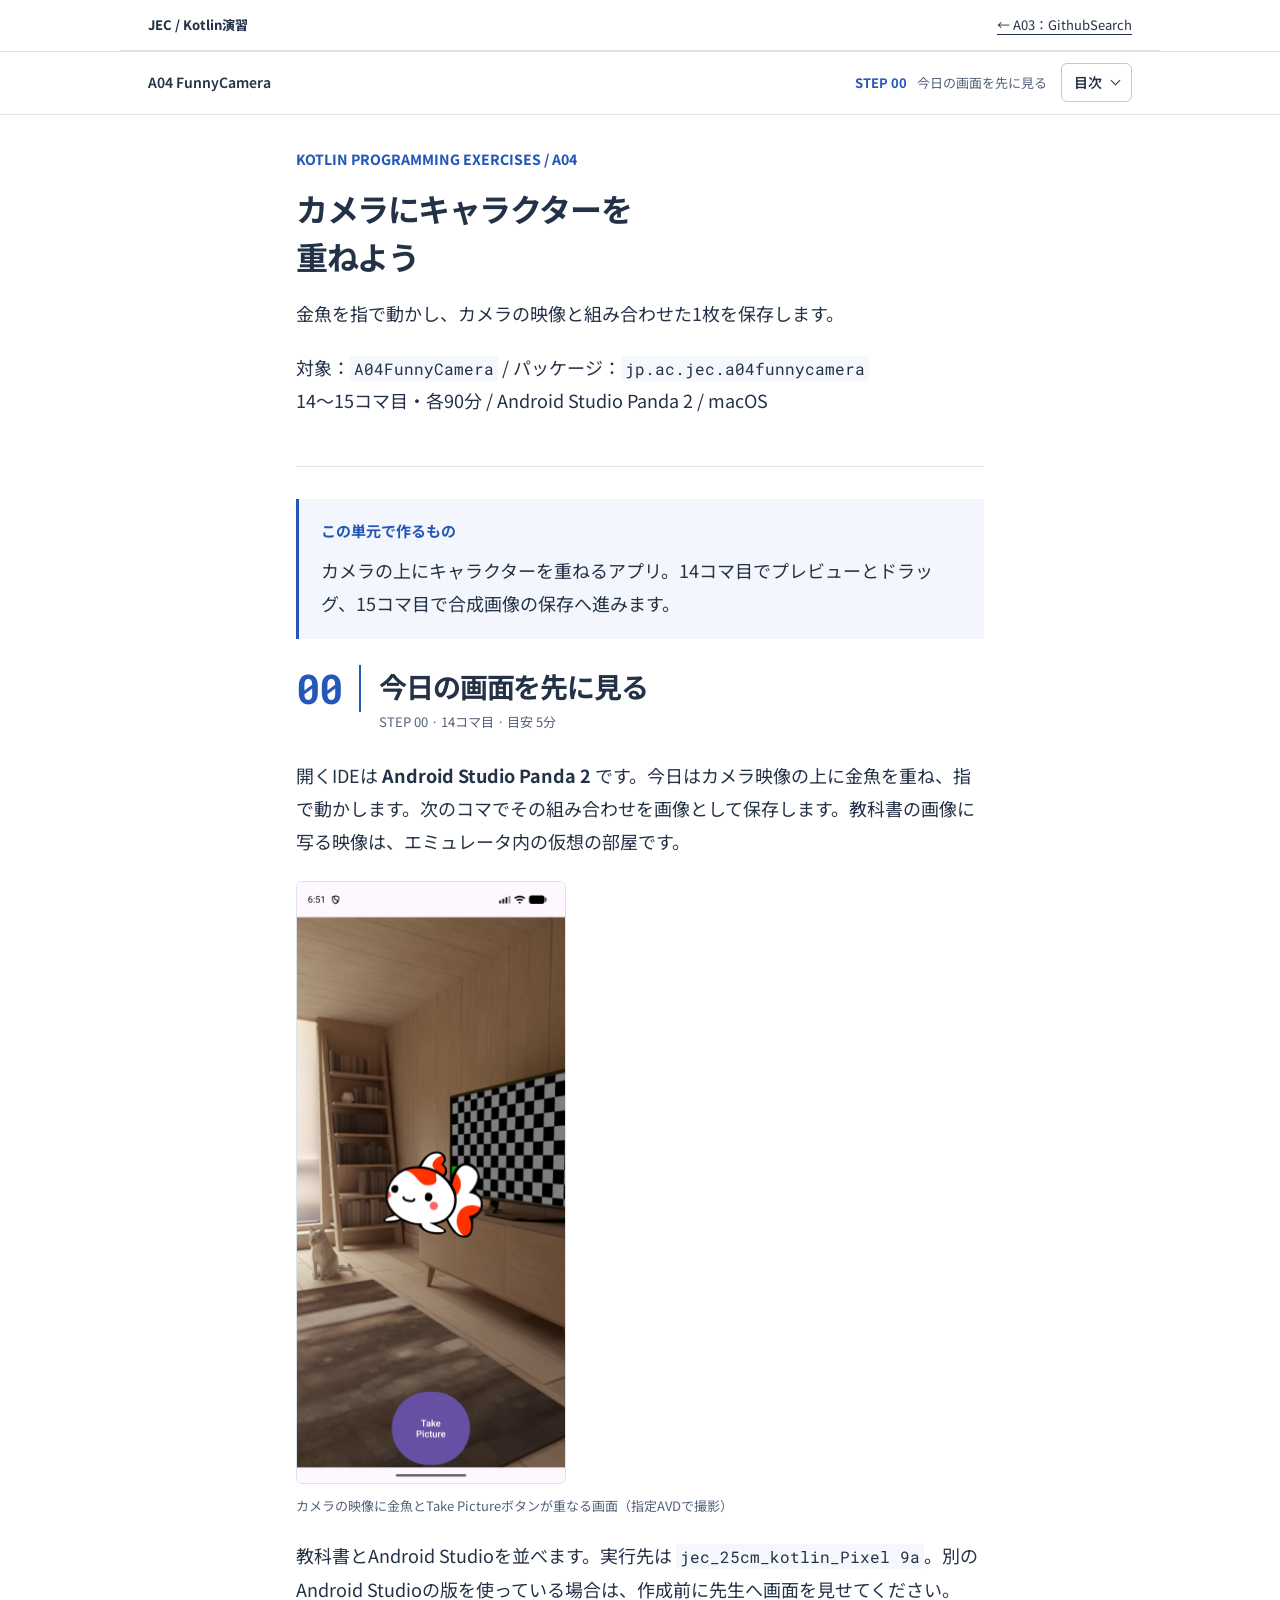
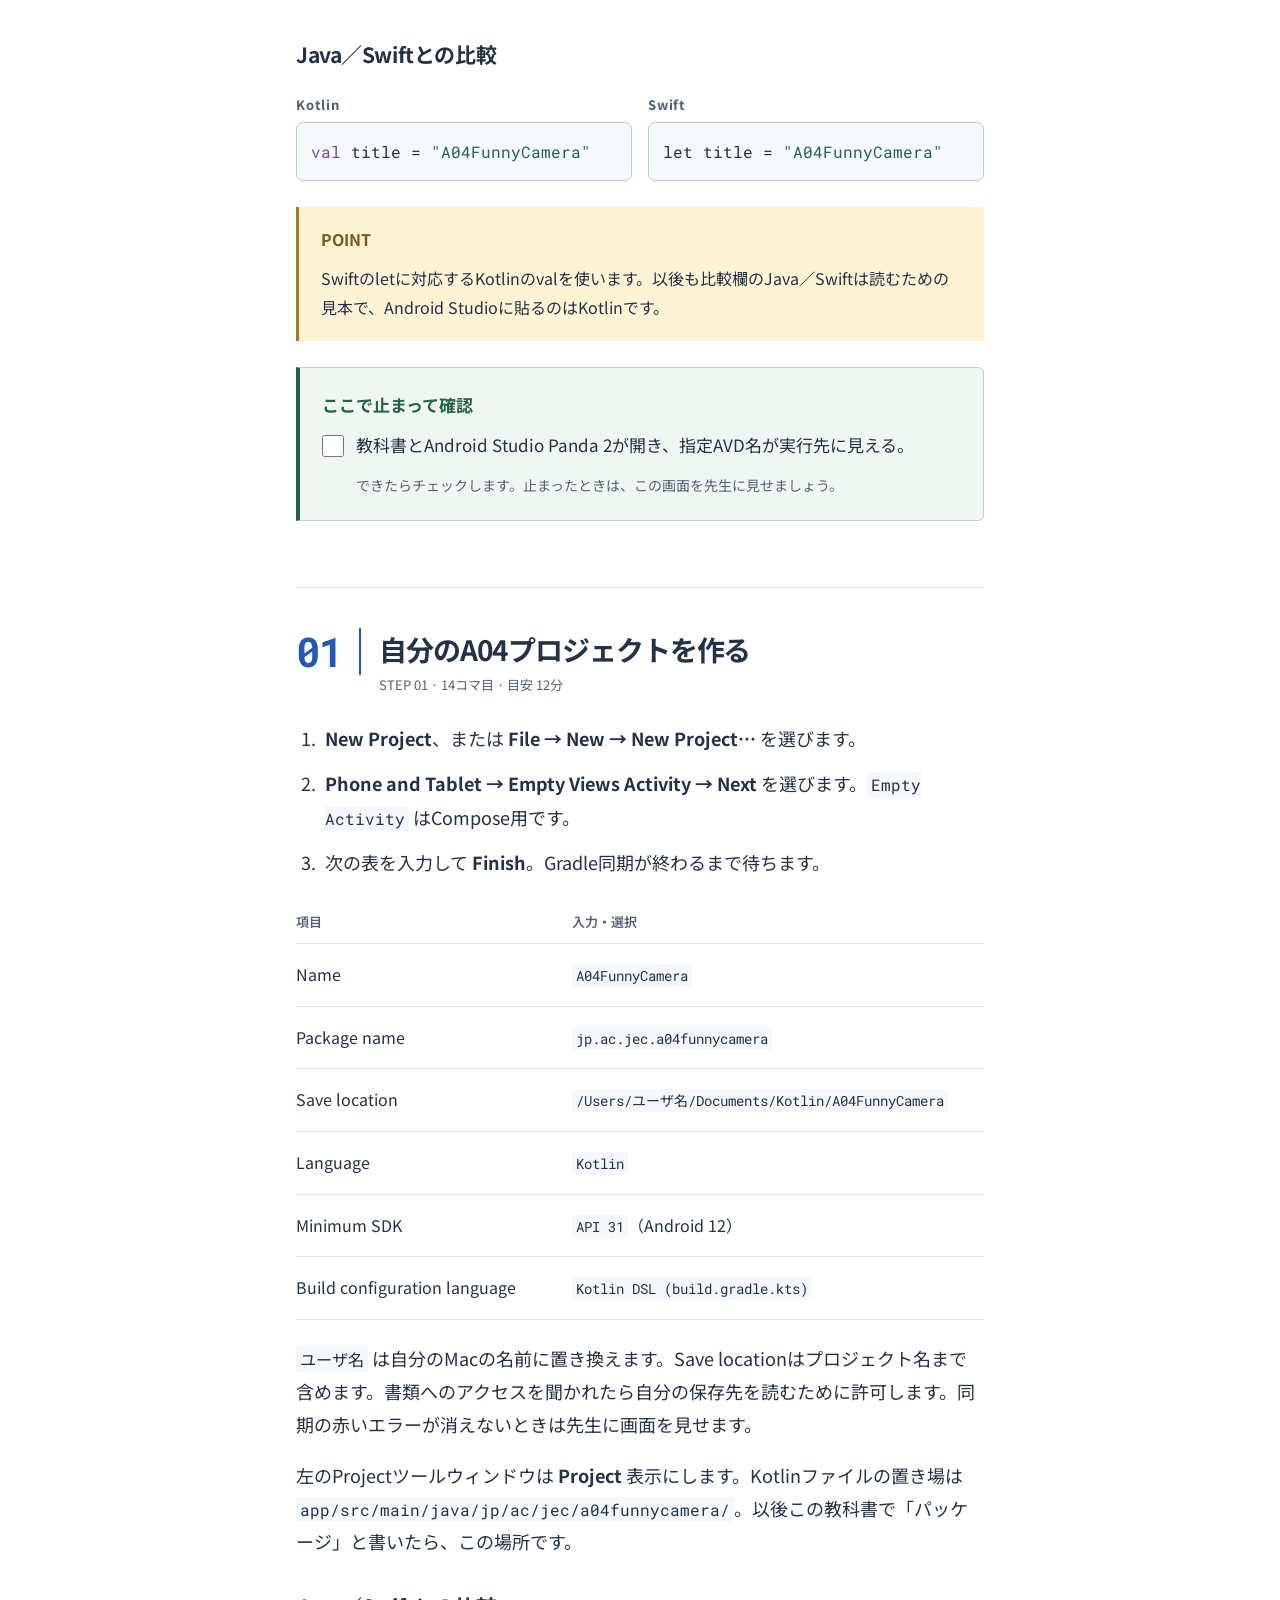
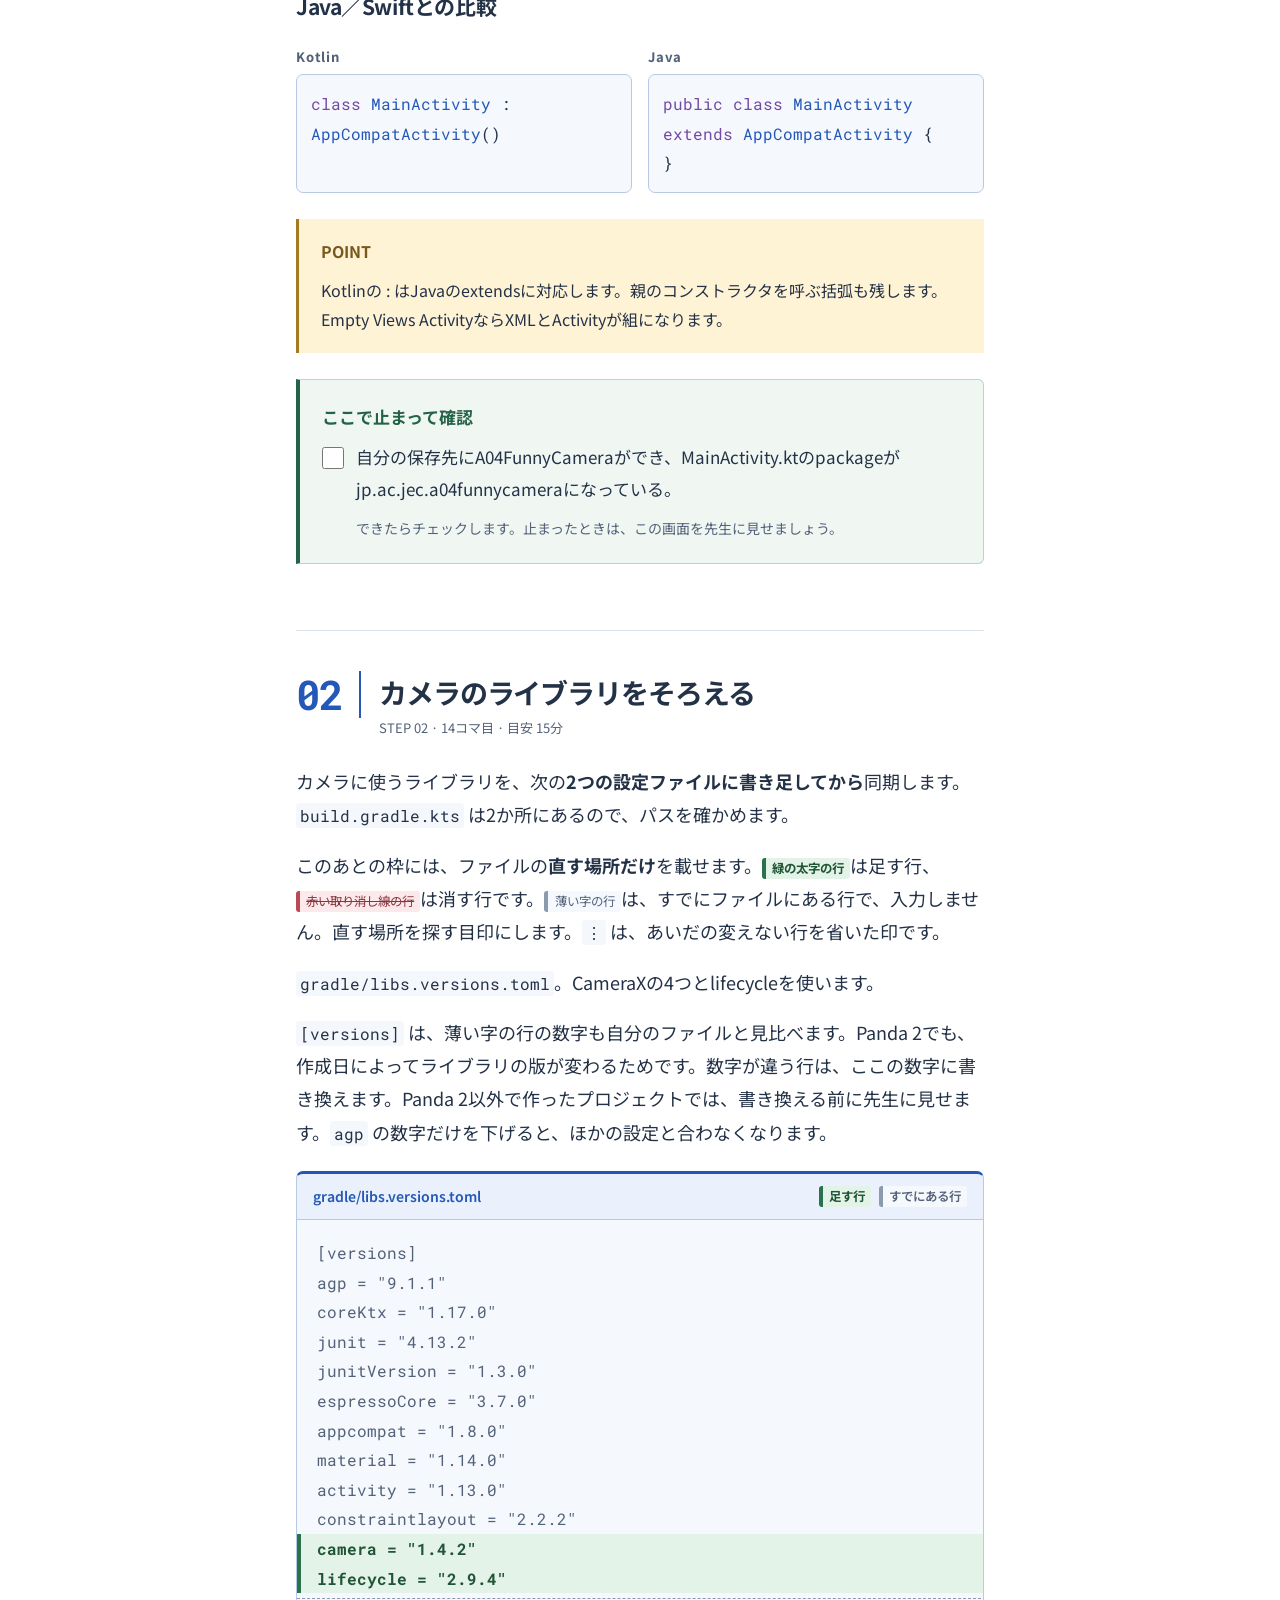
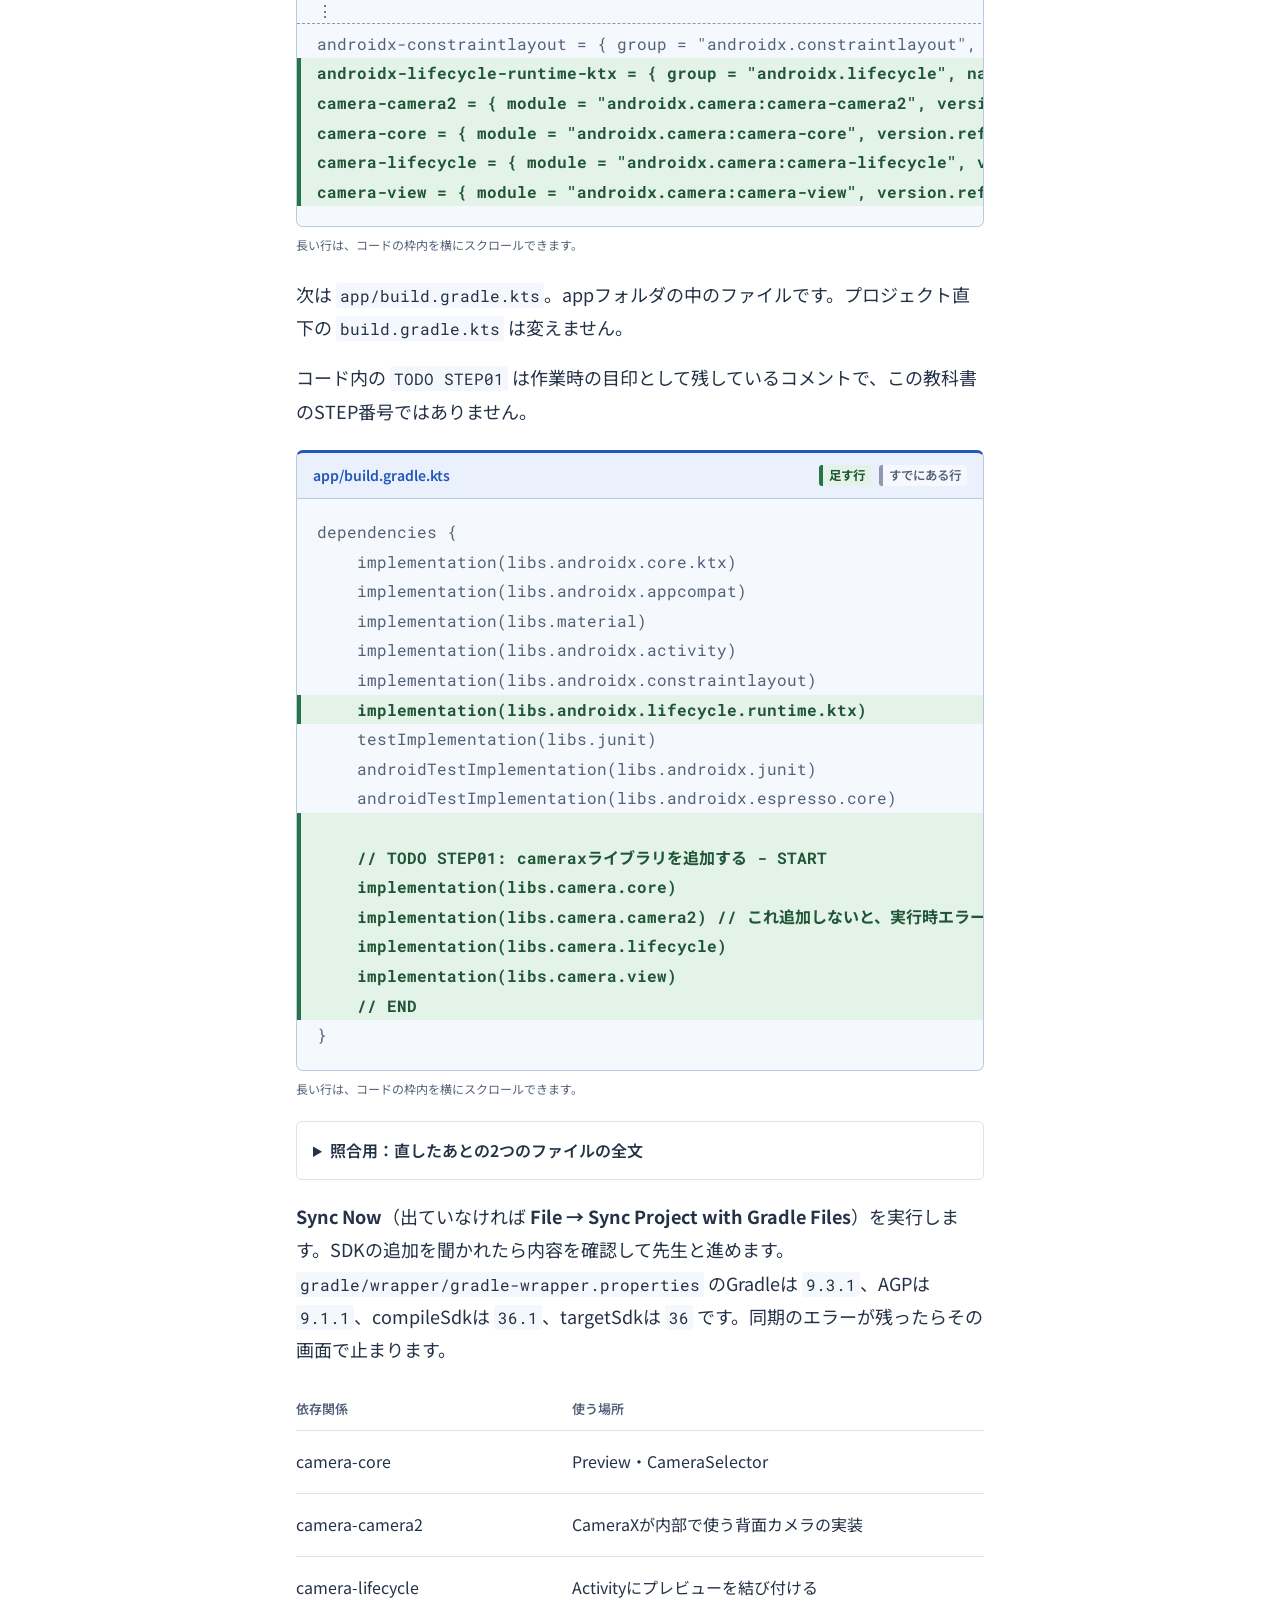
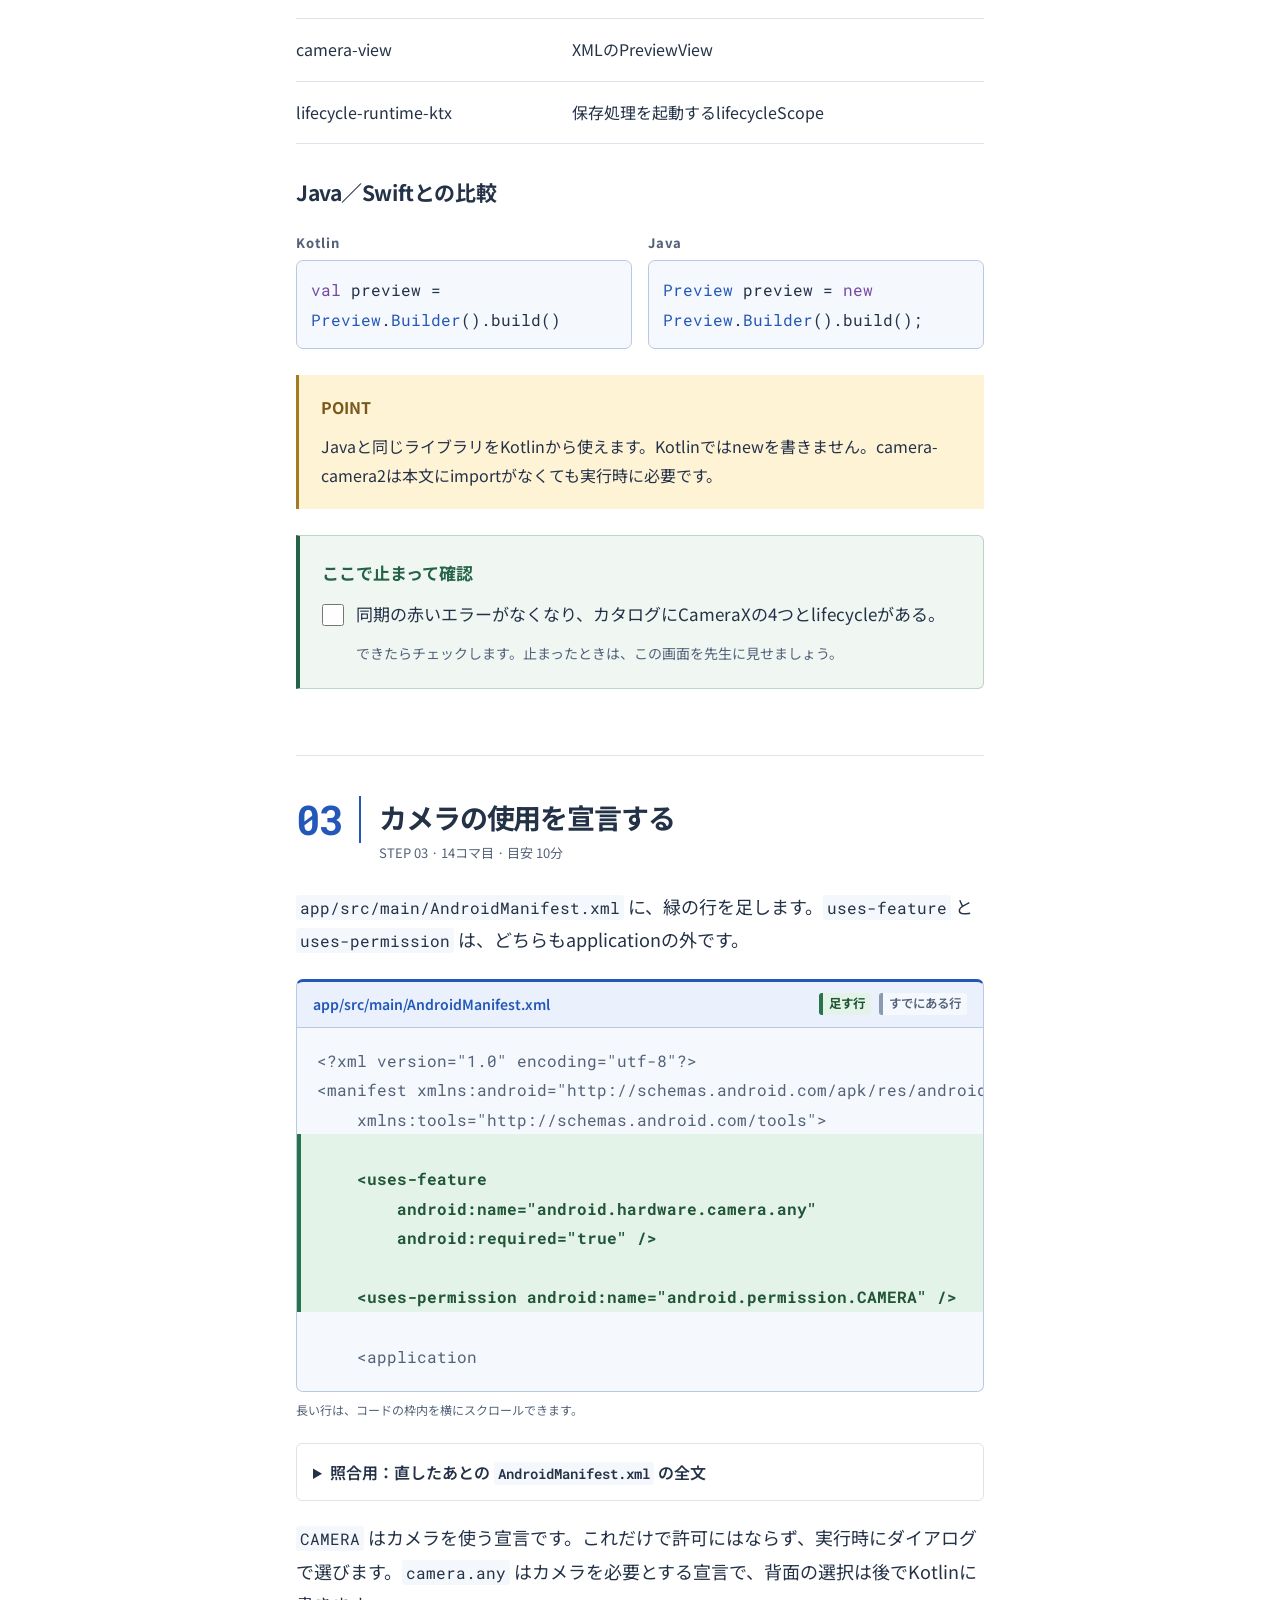
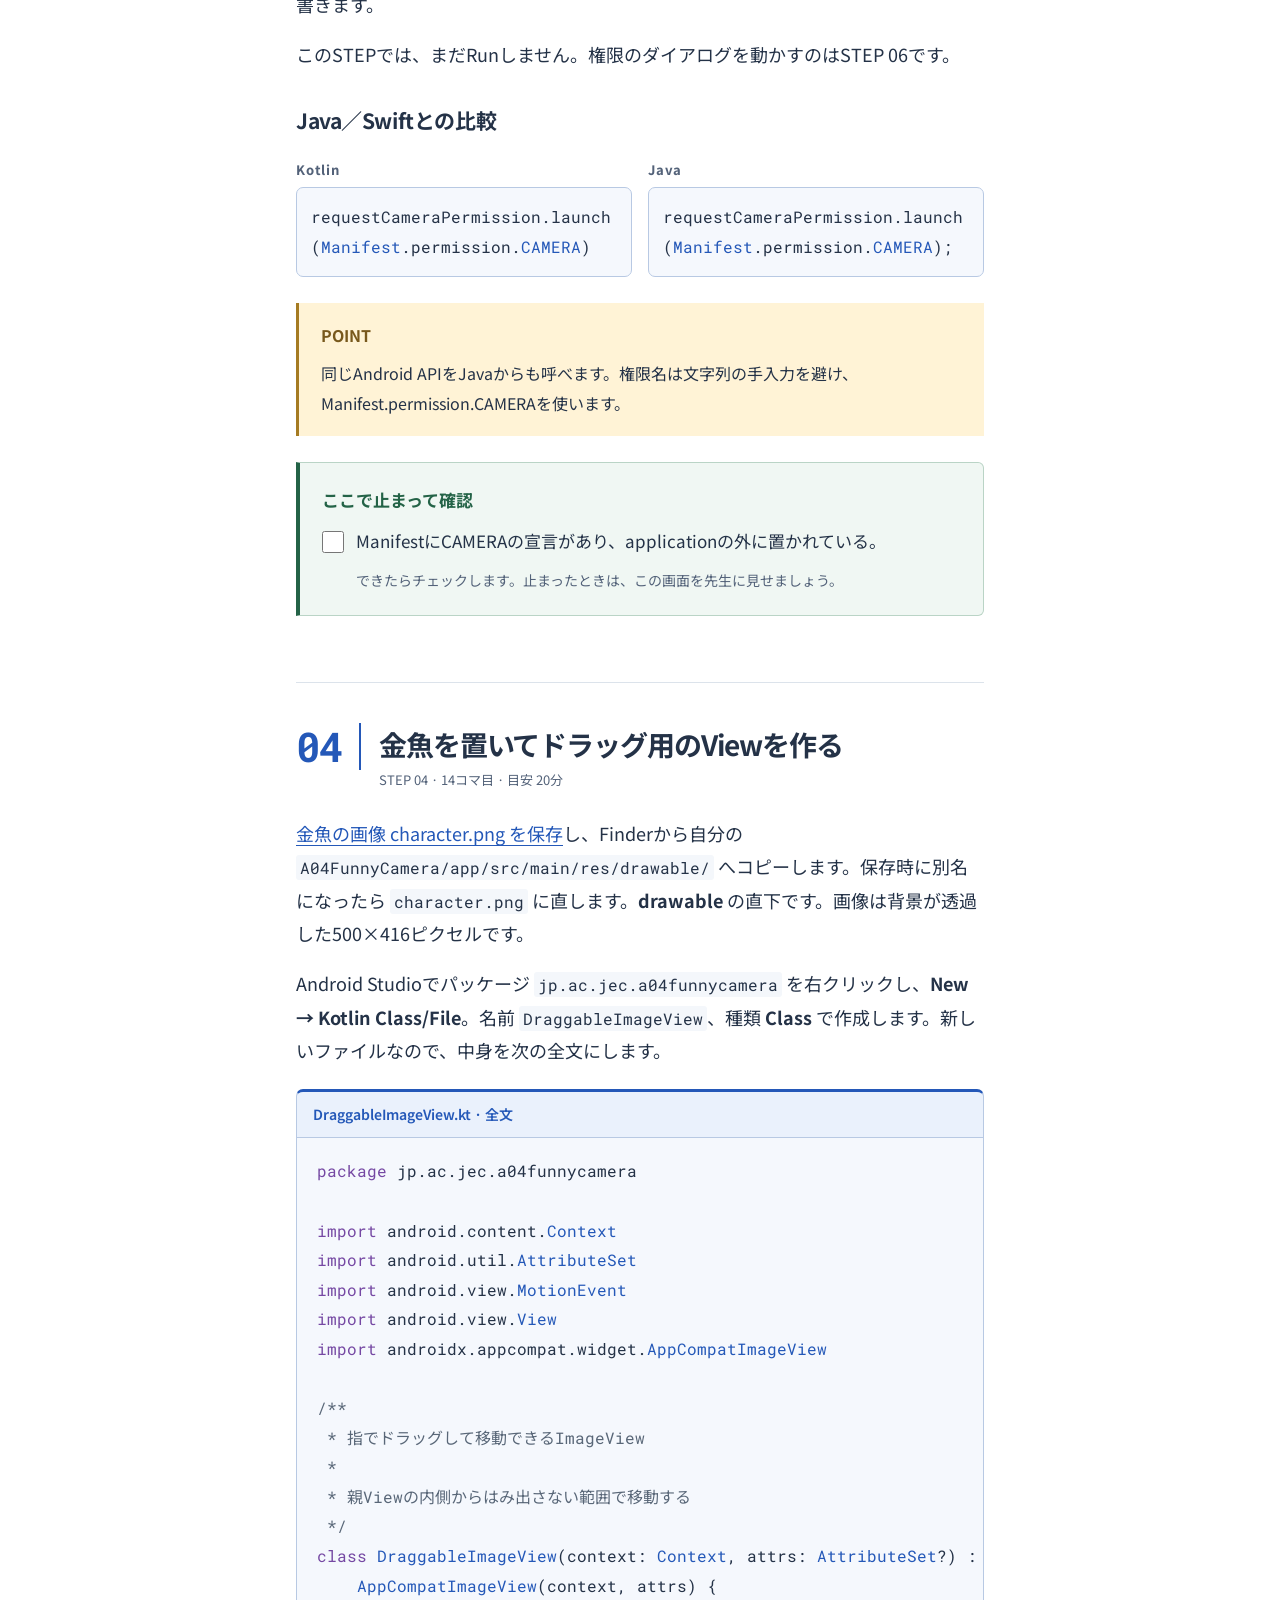
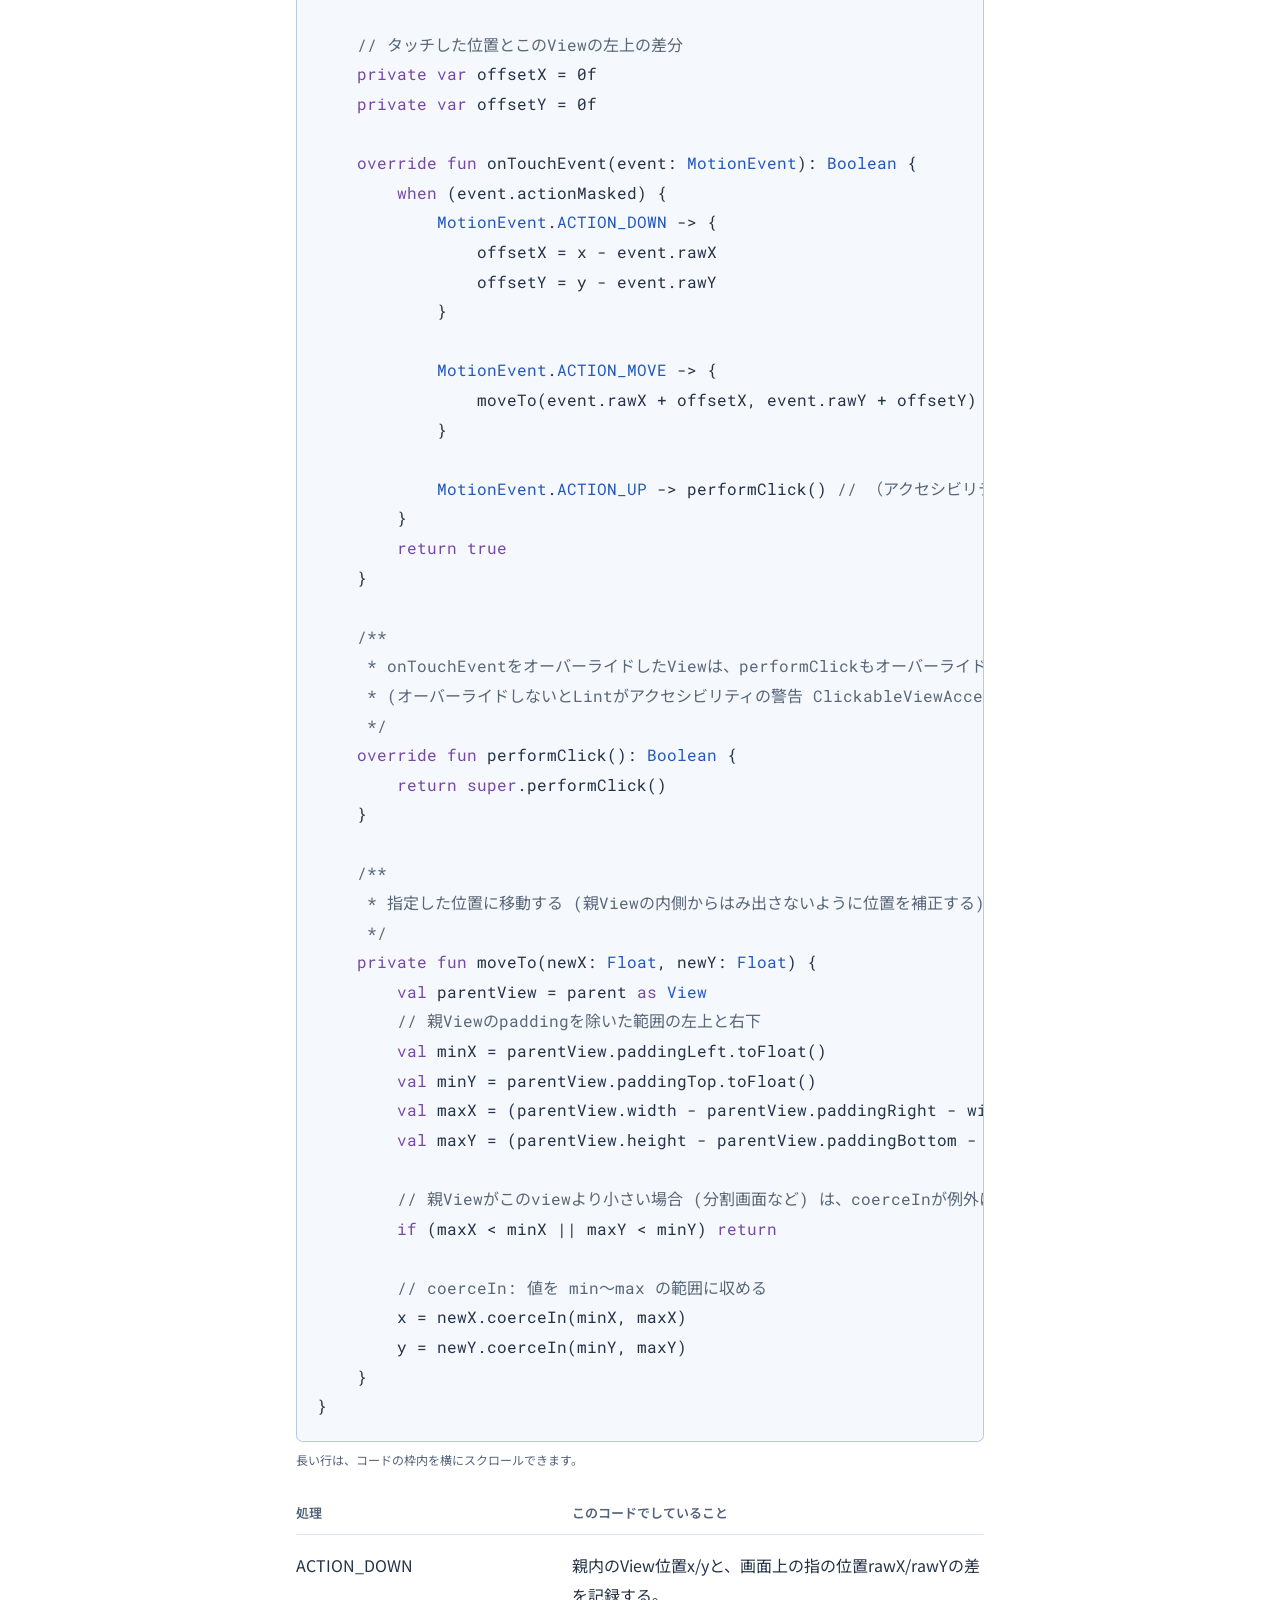
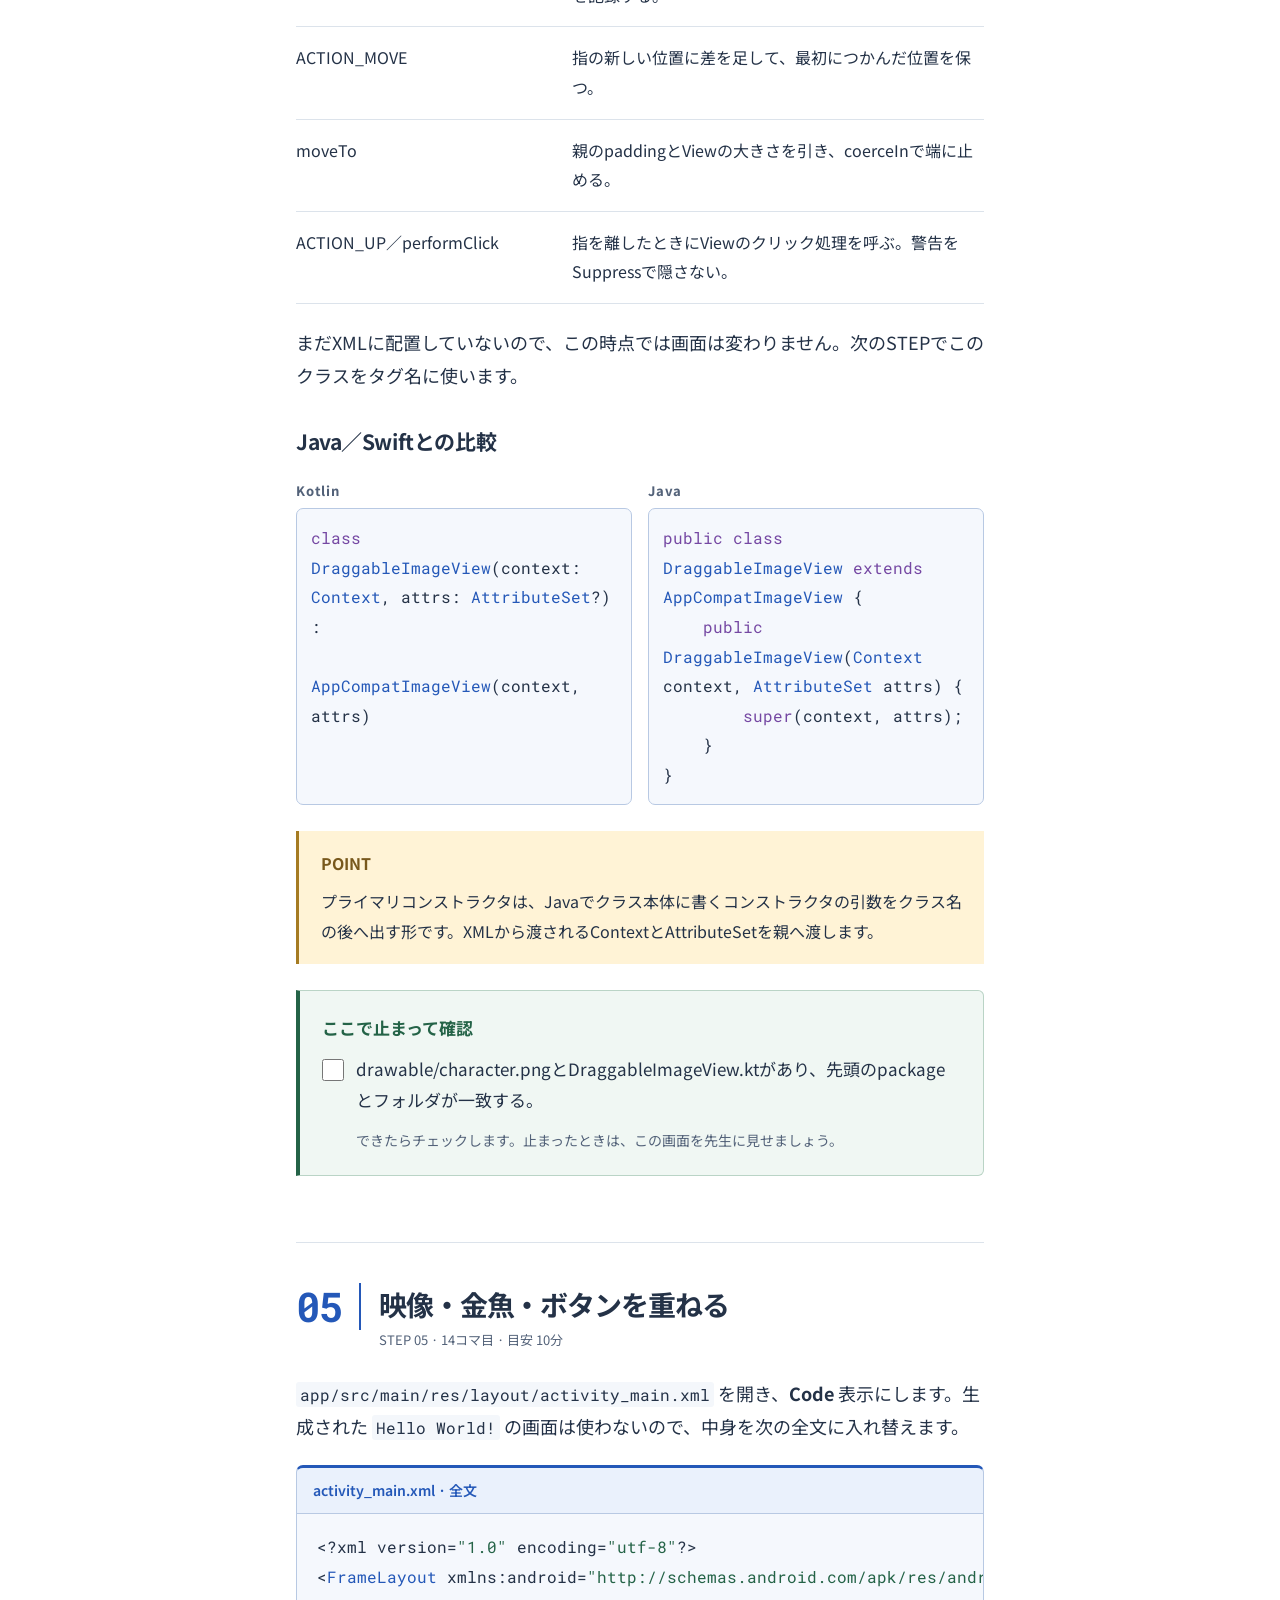
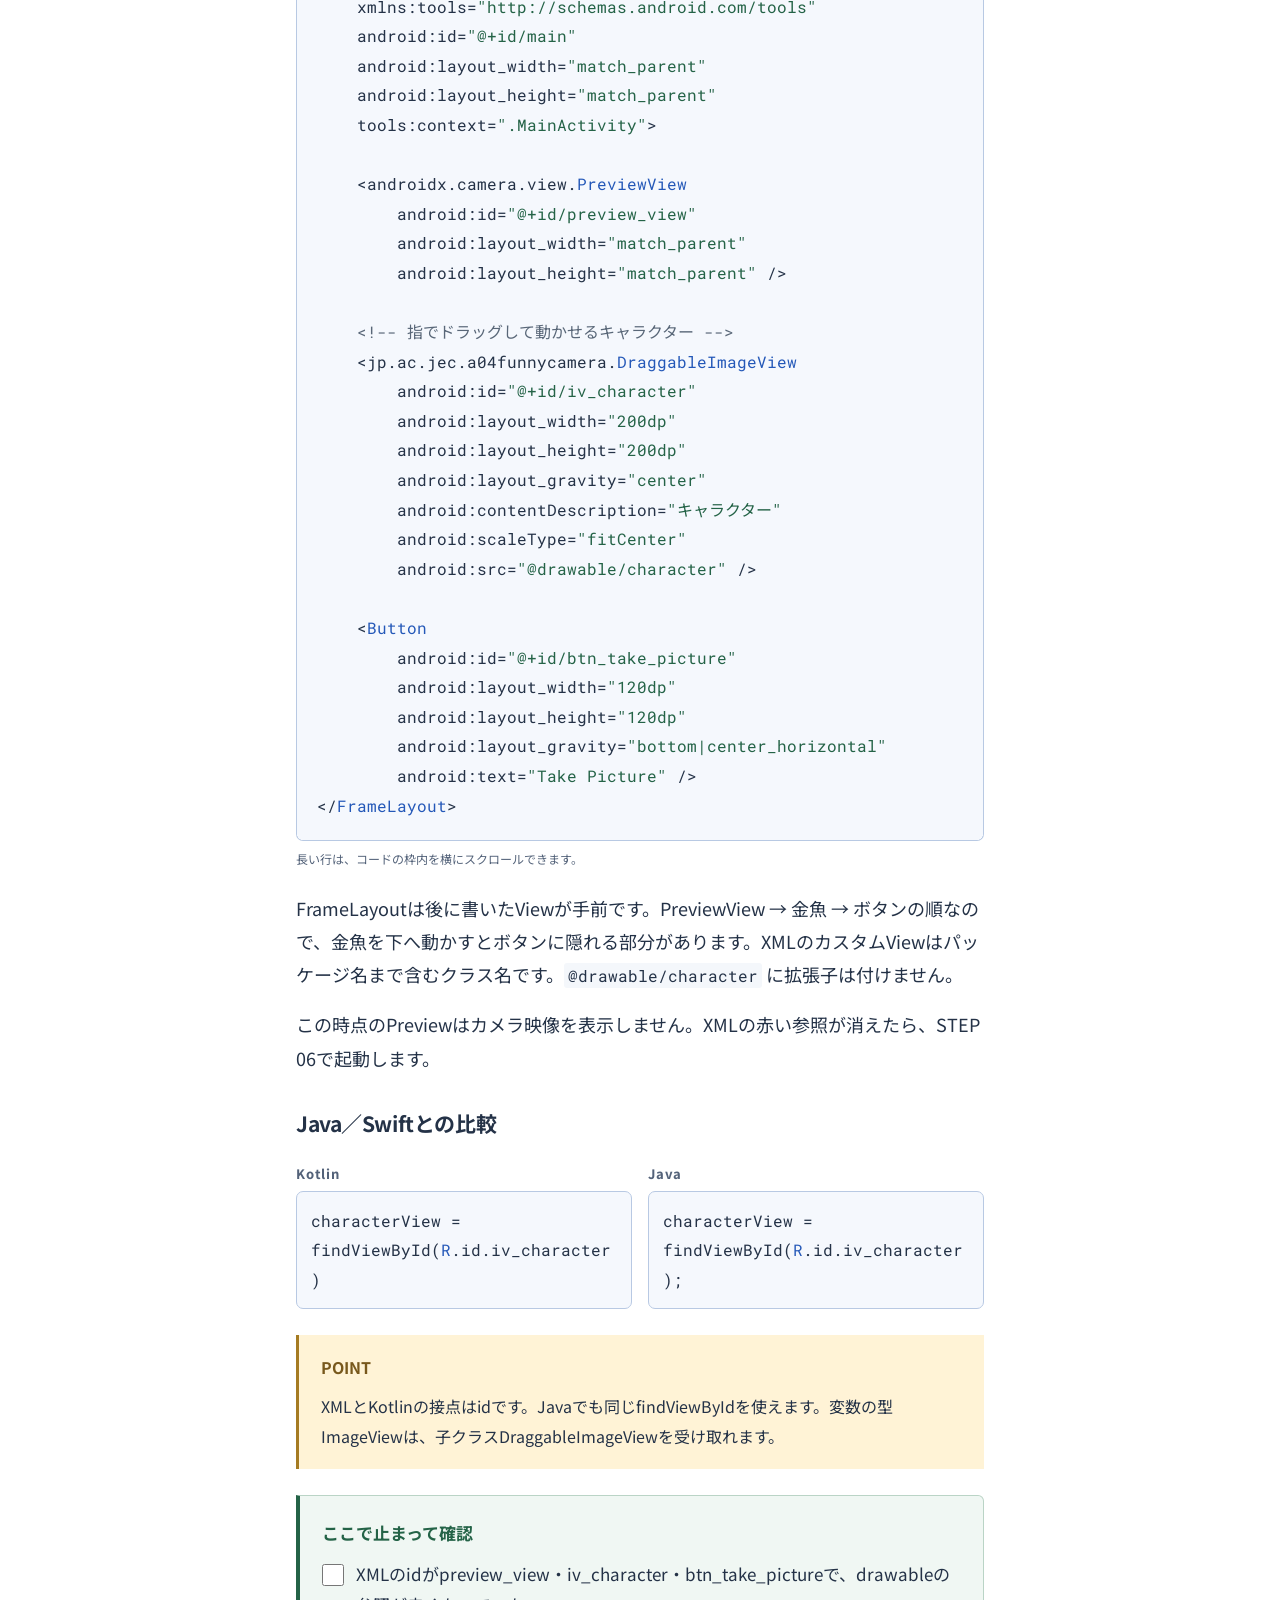
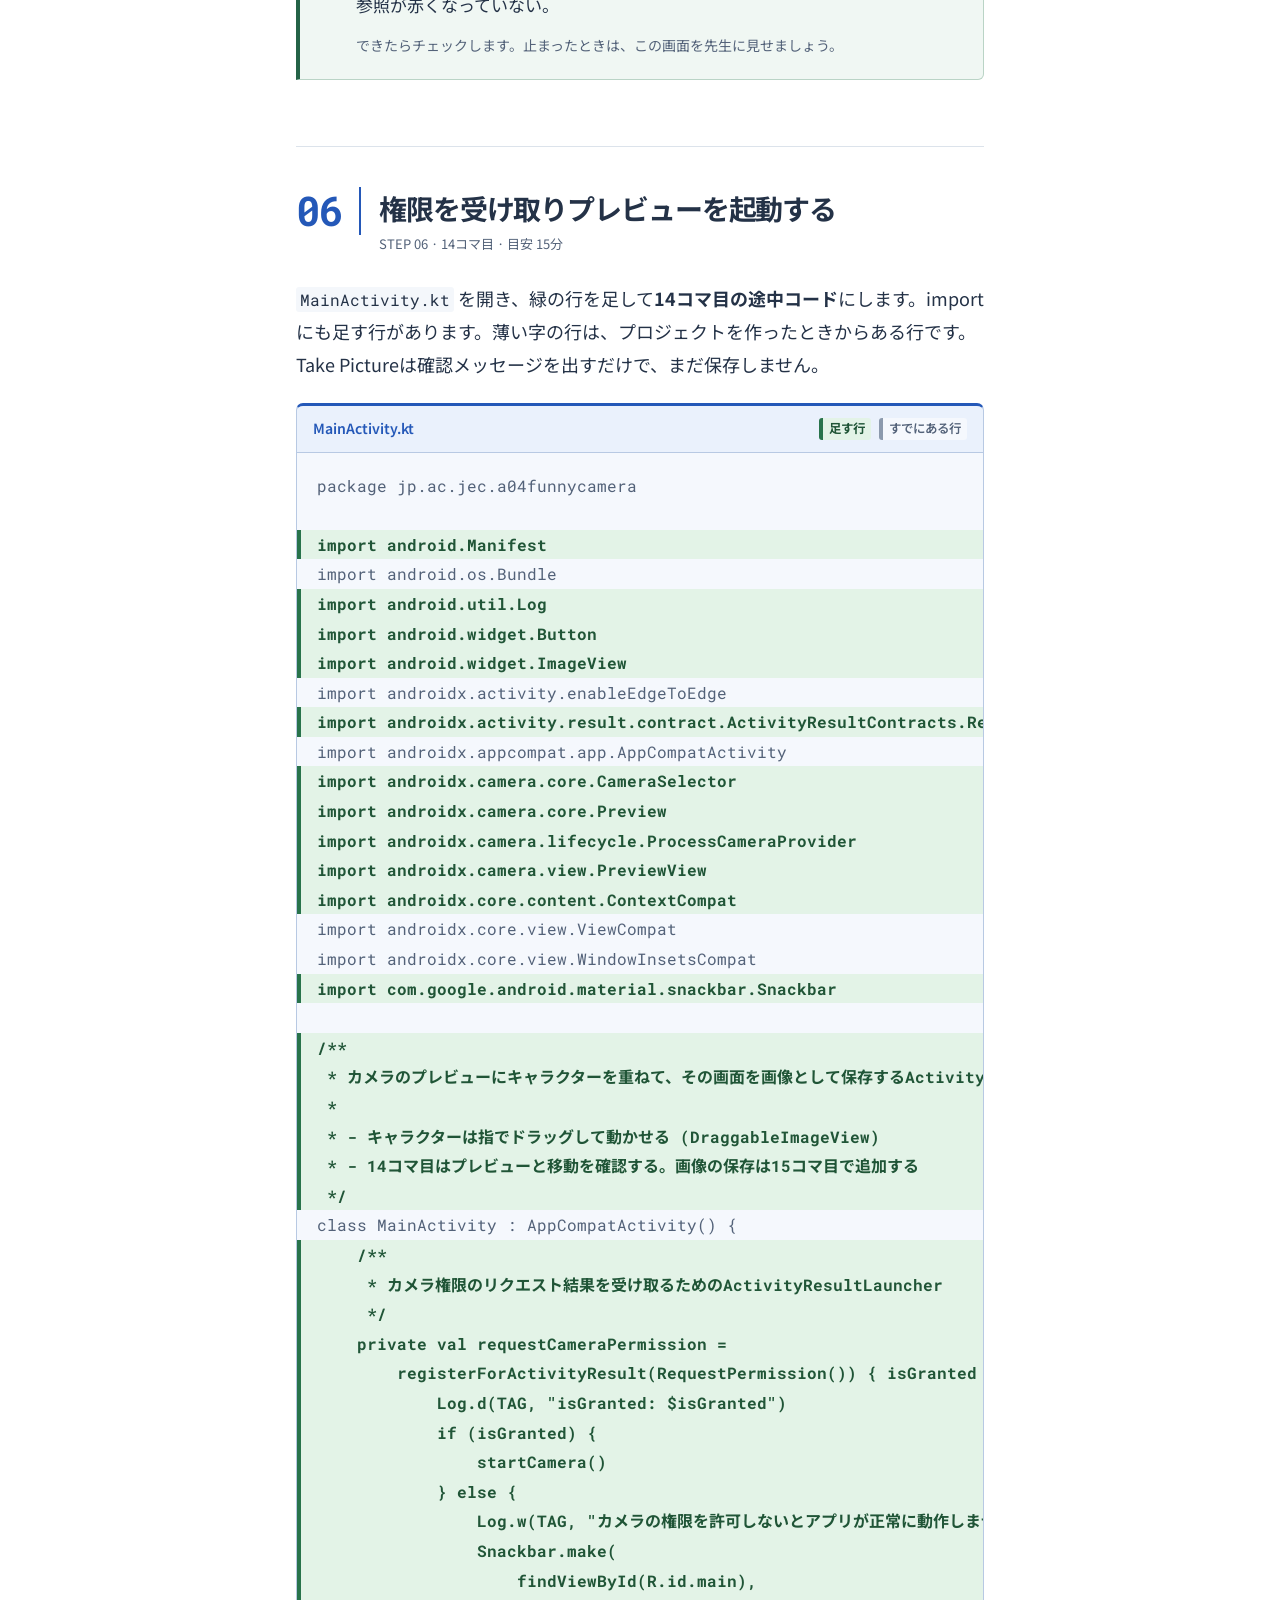
<file: docs/funny-camera/index.html>
<!doctype html>
<html lang="ja"><head><meta charset="utf-8"><meta name="viewport" content="width=device-width, initial-scale=1"><title>A04 FunnyCamera — カメラにキャラクターを重ねよう | Kotlin演習</title><meta name="description" content="Android Studio Panda 2で作る合成カメラ。90分×2コマで、カメラのプレビュー・ドラッグ・画像の合成と保存を進めます。"><link rel="stylesheet" href="../assets/textbook.css"><script src="../assets/textbook.js" defer></script></head>
<body class="textbook" data-progress-key="jec-kotlin-funny-camera-v1"><a class="skip" href="#main">本文へ移動</a><header class="topbar"><span class="brand">JEC / Kotlin演習</span><a href="../github-search/index.html">← A03：GithubSearch</a></header><div class="shell"><aside class="sidebar"><div class="sidebar-inner"><p class="course-label">A04 / Android Studio</p><h2>FunnyCamera</h2><div class="progress"><p data-progress-label>0 / 15 ステップ確認済み</p><progress max="15" value="0" aria-label="進捗"></progress></div><nav aria-label="目次"><ol><li><a href="#step-0">STEP 00 今日の画面を先に見る</a></li><li><a href="#step-1">STEP 01 自分のA04プロジェクトを作る</a></li><li><a href="#step-2">STEP 02 カメラのライブラリをそろえる</a></li><li><a href="#step-3">STEP 03 カメラの使用を宣言する</a></li><li><a href="#step-4">STEP 04 金魚を置いてドラッグ用のViewを作る</a></li><li><a href="#step-5">STEP 05 映像・金魚・ボタンを重ねる</a></li><li><a href="#step-6">STEP 06 権限を受け取りプレビューを起動する</a></li><li><a href="#step-7">STEP 07 14コマ目の最後の3分</a></li><li><a href="#step-8">STEP 08 前回のプロジェクトを開き直す</a></li><li><a href="#step-9">STEP 09 プレビューと金魚を1枚に描く</a></li><li><a href="#step-10">STEP 10 JPEGを保存する完成コードへ進む</a></li><li><a href="#step-11">STEP 11 保存した画像を開いて比べる</a></li><li><a href="#step-12">STEP 12 権限を許可しない場合も確かめる</a></li><li><a href="#step-13">STEP 13 自分の画面へアレンジする</a></li><li><a href="#step-14">STEP 14 15コマ目の最後の3分</a></li></ol></nav><div class="resources"><a href="#help">困ったとき</a><a href="../hello-kotlin/index.html">K01：HelloKotlin</a><a href="../hello-android/index.html">A01：HelloAndroid</a><a href="../calc-game/index.html">A02：CalcGame</a><a href="../github-search/index.html">A03：GithubSearch</a><span aria-current="page">A04：FunnyCamera</span><a href="../common/setup.html?from=funny-camera">共通：はじめの準備</a><a href="../common/apk.html?from=funny-camera">共通：提出課題とAPK</a><a href="../common/other-versions.html?from=funny-camera">共通：ちがうAndroid Studioの版</a><a href="../common/help.html?from=funny-camera">共通：困ったとき</a></div></div></aside>
<main id="main"><div class="hero"><p class="eyebrow">KOTLIN PROGRAMMING EXERCISES / A04</p><h1>カメラにキャラクターを<br>重ねよう</h1><p class="lede">金魚を指で動かし、カメラの映像と組み合わせた1枚を保存します。</p><p>対象：<code>A04FunnyCamera</code> / パッケージ：<code>jp.ac.jec.a04funnycamera</code><br>14〜15コマ目・各90分 / Android Studio Panda 2 / macOS</p></div><div class="goal"><p class="box-title">この単元で作るもの</p><p>カメラの上にキャラクターを重ねるアプリ。14コマ目でプレビューとドラッグ、15コマ目で合成画像の保存へ進みます。</p></div>
<section id="step-0"><p class="step-meta">STEP 00 · 14コマ目 · 目安 5分</p><h2>今日の画面を先に見る</h2>
<p>開くIDEは <strong>Android Studio Panda 2</strong> です。今日はカメラ映像の上に金魚を重ね、指で動かします。次のコマでその組み合わせを画像として保存します。教科書の画像に写る映像は、エミュレータ内の仮想の部屋です。</p>
<figure><img src="images/preview.png" alt="カメラの映像に金魚とTake Pictureボタンが重なる画面" width="270" height="606" loading="lazy"><figcaption>カメラの映像に金魚とTake Pictureボタンが重なる画面（指定AVDで撮影）</figcaption></figure>
<p>教科書とAndroid Studioを並べます。実行先は <code>jec_25cm_kotlin_Pixel 9a</code>。別のAndroid Studioの版を使っている場合は、作成前に先生へ画面を見せてください。</p>
<h3>Java／Swiftとの比較</h3><div class="compare"><div class="compare-item"><p class="compare-lang" translate="no">Kotlin</p><pre tabindex="0"><code>val title = &quot;A04FunnyCamera&quot;</code></pre>
</div><div class="compare-item"><p class="compare-lang" translate="no">Swift</p><pre tabindex="0"><code>let title = &quot;A04FunnyCamera&quot;</code></pre>
</div></div>
<div class="note"><p class="box-title">POINT</p><p>Swiftのletに対応するKotlinのvalを使います。以後も比較欄のJava／Swiftは読むための見本で、Android Studioに貼るのはKotlinです。</p>
</div><div class="check"><p class="box-title">ここで止まって確認</p><label><input type="checkbox" data-check="step-00"><span>教科書とAndroid Studio Panda 2が開き、指定AVD名が実行先に見える。</span></label><p>できたらチェックします。止まったときは、この画面を先生に見せましょう。</p></div></section>
<section id="step-1"><p class="step-meta">STEP 01 · 14コマ目 · 目安 12分</p><h2>自分のA04プロジェクトを作る</h2>
<ol><li><strong>New Project</strong>、または <strong>File → New → New Project…</strong> を選びます。</li><li><strong>Phone and Tablet → Empty Views Activity → Next</strong> を選びます。<code>Empty Activity</code> はCompose用です。</li><li>次の表を入力して <strong>Finish</strong>。Gradle同期が終わるまで待ちます。</li></ol><table><thead><tr><th>項目</th><th>入力・選択</th></tr></thead><tbody><tr><td>Name</td><td><code>A04FunnyCamera</code></td></tr><tr><td>Package name</td><td><code>jp.ac.jec.a04funnycamera</code></td></tr><tr><td>Save location</td><td><code>/Users/ユーザ名/Documents/Kotlin/A04FunnyCamera</code></td></tr><tr><td>Language</td><td><code>Kotlin</code></td></tr><tr><td>Minimum SDK</td><td><code>API 31</code>（Android 12）</td></tr><tr><td>Build configuration language</td><td><code>Kotlin DSL (build.gradle.kts)</code></td></tr></tbody></table>
<p><code>ユーザ名</code> は自分のMacの名前に置き換えます。Save locationはプロジェクト名まで含めます。書類へのアクセスを聞かれたら自分の保存先を読むために許可します。同期の赤いエラーが消えないときは先生に画面を見せます。</p>
<p>左のProjectツールウィンドウは <strong>Project</strong> 表示にします。Kotlinファイルの置き場は <code>app/src/main/java/jp/ac/jec/a04funnycamera/</code>。以後この教科書で「パッケージ」と書いたら、この場所です。</p>
<h3>Java／Swiftとの比較</h3><div class="compare"><div class="compare-item"><p class="compare-lang" translate="no">Kotlin</p><pre tabindex="0"><code>class MainActivity : AppCompatActivity()</code></pre>
</div><div class="compare-item"><p class="compare-lang" translate="no">Java</p><pre tabindex="0"><code>public class MainActivity extends AppCompatActivity {
}</code></pre>
</div></div>
<div class="note"><p class="box-title">POINT</p><p>Kotlinの : はJavaのextendsに対応します。親のコンストラクタを呼ぶ括弧も残します。Empty Views ActivityならXMLとActivityが組になります。</p>
</div><div class="check"><p class="box-title">ここで止まって確認</p><label><input type="checkbox" data-check="step-01"><span>自分の保存先にA04FunnyCameraができ、MainActivity.ktのpackageがjp.ac.jec.a04funnycameraになっている。</span></label><p>できたらチェックします。止まったときは、この画面を先生に見せましょう。</p></div></section>
<section id="step-2"><p class="step-meta">STEP 02 · 14コマ目 · 目安 15分</p><h2>カメラのライブラリをそろえる</h2>
<p>カメラに使うライブラリを、次の<strong>2つの設定ファイルに書き足してから</strong>同期します。<code>build.gradle.kts</code> は2か所にあるので、パスを確かめます。</p>
<p>このあとの枠には、ファイルの<strong>直す場所だけ</strong>を載せます。<span class="diff-add">緑の太字の行</span>は足す行、<span class="diff-del">赤い取り消し線の行</span>は消す行です。<span class="diff-keep">薄い字の行</span>は、すでにファイルにある行で、入力しません。直す場所を探す目印にします。<code>⋮</code> は、あいだの変えない行を省いた印です。</p>
<p><code>gradle/libs.versions.toml</code>。CameraXの4つとlifecycleを使います。</p>
<p><code>[versions]</code> は、薄い字の行の数字も自分のファイルと見比べます。Panda 2でも、作成日によってライブラリの版が変わるためです。数字が違う行は、ここの数字に書き換えます。Panda 2以外で作ったプロジェクトでは、書き換える前に先生に見せます。<code>agp</code> の数字だけを下げると、ほかの設定と合わなくなります。</p>
<div class="code-head diff-head"><span>gradle/libs.versions.toml</span><span class="diff-legend"><span class="diff-add">足す行</span><span class="diff-keep">すでにある行</span></span></div><pre id="diff-libs" class="diff" tabindex="0"><code>[versions]
agp = "9.1.1"
coreKtx = "1.17.0"
junit = "4.13.2"
junitVersion = "1.3.0"
espressoCore = "3.7.0"
appcompat = "1.8.0"
material = "1.14.0"
activity = "1.13.0"
constraintlayout = "2.2.2"
<ins>camera = "1.4.2"
lifecycle = "2.9.4"
</ins><span class="diff-gap">⋮
</span>androidx-constraintlayout = { group = "androidx.constraintlayout", name = "constraintlayout", version.ref = "constraintlayout" }
<ins>androidx-lifecycle-runtime-ktx = { group = "androidx.lifecycle", name = "lifecycle-runtime-ktx", version.ref = "lifecycle" }
camera-camera2 = { module = "androidx.camera:camera-camera2", version.ref = "camera" }
camera-core = { module = "androidx.camera:camera-core", version.ref = "camera" }
camera-lifecycle = { module = "androidx.camera:camera-lifecycle", version.ref = "camera" }
camera-view = { module = "androidx.camera:camera-view", version.ref = "camera" }
</ins></code></pre>
<p>次は <code>app/build.gradle.kts</code>。appフォルダの中のファイルです。プロジェクト直下の <code>build.gradle.kts</code> は変えません。</p>
<p>コード内の <code>TODO STEP01</code> は作業時の目印として残しているコメントで、この教科書のSTEP番号ではありません。</p>
<div class="code-head diff-head"><span>app/build.gradle.kts</span><span class="diff-legend"><span class="diff-add">足す行</span><span class="diff-keep">すでにある行</span></span></div><pre id="diff-app-gradle" class="diff" tabindex="0"><code>dependencies {
    implementation(libs.androidx.core.ktx)
    implementation(libs.androidx.appcompat)
    implementation(libs.material)
    implementation(libs.androidx.activity)
    implementation(libs.androidx.constraintlayout)
<ins>    implementation(libs.androidx.lifecycle.runtime.ktx)
</ins>    testImplementation(libs.junit)
    androidTestImplementation(libs.androidx.junit)
    androidTestImplementation(libs.androidx.espresso.core)
<ins>
    // TODO STEP01: cameraxライブラリを追加する - START
    implementation(libs.camera.core)
    implementation(libs.camera.camera2) // これ追加しないと、実行時エラーになる
    implementation(libs.camera.lifecycle)
    implementation(libs.camera.view)
    // END
</ins>}
</code></pre>
<details class="fulltext"><summary>照合用：直したあとの2つのファイルの全文</summary>
<div class="code-head">libs.versions.toml · 全文</div><pre id="code-libs" tabindex="0"><code>[versions]
agp = &quot;9.1.1&quot;
coreKtx = &quot;1.17.0&quot;
junit = &quot;4.13.2&quot;
junitVersion = &quot;1.3.0&quot;
espressoCore = &quot;3.7.0&quot;
appcompat = &quot;1.8.0&quot;
material = &quot;1.14.0&quot;
activity = &quot;1.13.0&quot;
constraintlayout = &quot;2.2.2&quot;
camera = &quot;1.4.2&quot;
lifecycle = &quot;2.9.4&quot;

[libraries]
androidx-core-ktx = { group = &quot;androidx.core&quot;, name = &quot;core-ktx&quot;, version.ref = &quot;coreKtx&quot; }
junit = { group = &quot;junit&quot;, name = &quot;junit&quot;, version.ref = &quot;junit&quot; }
androidx-junit = { group = &quot;androidx.test.ext&quot;, name = &quot;junit&quot;, version.ref = &quot;junitVersion&quot; }
androidx-espresso-core = { group = &quot;androidx.test.espresso&quot;, name = &quot;espresso-core&quot;, version.ref = &quot;espressoCore&quot; }
androidx-appcompat = { group = &quot;androidx.appcompat&quot;, name = &quot;appcompat&quot;, version.ref = &quot;appcompat&quot; }
material = { group = &quot;com.google.android.material&quot;, name = &quot;material&quot;, version.ref = &quot;material&quot; }
androidx-activity = { group = &quot;androidx.activity&quot;, name = &quot;activity&quot;, version.ref = &quot;activity&quot; }
androidx-constraintlayout = { group = &quot;androidx.constraintlayout&quot;, name = &quot;constraintlayout&quot;, version.ref = &quot;constraintlayout&quot; }
androidx-lifecycle-runtime-ktx = { group = &quot;androidx.lifecycle&quot;, name = &quot;lifecycle-runtime-ktx&quot;, version.ref = &quot;lifecycle&quot; }
camera-camera2 = { module = &quot;androidx.camera:camera-camera2&quot;, version.ref = &quot;camera&quot; }
camera-core = { module = &quot;androidx.camera:camera-core&quot;, version.ref = &quot;camera&quot; }
camera-lifecycle = { module = &quot;androidx.camera:camera-lifecycle&quot;, version.ref = &quot;camera&quot; }
camera-view = { module = &quot;androidx.camera:camera-view&quot;, version.ref = &quot;camera&quot; }

[plugins]
android-application = { id = &quot;com.android.application&quot;, version.ref = &quot;agp&quot; }

</code></pre>
<div class="code-head">app/build.gradle.kts · 全文</div><pre id="code-app-gradle" tabindex="0"><code>plugins {
    alias(libs.plugins.android.application)
}

android {
    namespace = &quot;jp.ac.jec.a04funnycamera&quot;
    compileSdk {
        version = release(36) {
            minorApiLevel = 1
        }
    }

    defaultConfig {
        applicationId = &quot;jp.ac.jec.a04funnycamera&quot;
        minSdk = 31
        targetSdk = 36
        versionCode = 1
        versionName = &quot;1.0&quot;

        testInstrumentationRunner = &quot;androidx.test.runner.AndroidJUnitRunner&quot;
    }

    buildTypes {
        release {
            isMinifyEnabled = false
            proguardFiles(
                getDefaultProguardFile(&quot;proguard-android-optimize.txt&quot;),
                &quot;proguard-rules.pro&quot;
            )
        }
    }
    compileOptions {
        sourceCompatibility = JavaVersion.VERSION_11
        targetCompatibility = JavaVersion.VERSION_11
    }
}

dependencies {
    implementation(libs.androidx.core.ktx)
    implementation(libs.androidx.appcompat)
    implementation(libs.material)
    implementation(libs.androidx.activity)
    implementation(libs.androidx.constraintlayout)
    implementation(libs.androidx.lifecycle.runtime.ktx)
    testImplementation(libs.junit)
    androidTestImplementation(libs.androidx.junit)
    androidTestImplementation(libs.androidx.espresso.core)

    // TODO STEP01: cameraxライブラリを追加する - START
    implementation(libs.camera.core)
    implementation(libs.camera.camera2) // これ追加しないと、実行時エラーになる
    implementation(libs.camera.lifecycle)
    implementation(libs.camera.view)
    // END
}</code></pre>
</details>
<p><strong>Sync Now</strong>（出ていなければ <strong>File → Sync Project with Gradle Files</strong>）を実行します。SDKの追加を聞かれたら内容を確認して先生と進めます。<code>gradle/wrapper/gradle-wrapper.properties</code> のGradleは <code>9.3.1</code>、AGPは <code>9.1.1</code>、compileSdkは <code>36.1</code>、targetSdkは <code>36</code> です。同期のエラーが残ったらその画面で止まります。</p>
<table><thead><tr><th>依存関係</th><th>使う場所</th></tr></thead><tbody><tr><td>camera-core</td><td>Preview・CameraSelector</td></tr><tr><td>camera-camera2</td><td>CameraXが内部で使う背面カメラの実装</td></tr><tr><td>camera-lifecycle</td><td>Activityにプレビューを結び付ける</td></tr><tr><td>camera-view</td><td>XMLのPreviewView</td></tr><tr><td>lifecycle-runtime-ktx</td><td>保存処理を起動するlifecycleScope</td></tr></tbody></table>
<h3>Java／Swiftとの比較</h3><div class="compare"><div class="compare-item"><p class="compare-lang" translate="no">Kotlin</p><pre tabindex="0"><code>val preview = Preview.Builder().build()</code></pre>
</div><div class="compare-item"><p class="compare-lang" translate="no">Java</p><pre tabindex="0"><code>Preview preview = new Preview.Builder().build();</code></pre>
</div></div>
<div class="note"><p class="box-title">POINT</p><p>Javaと同じライブラリをKotlinから使えます。Kotlinではnewを書きません。camera-camera2は本文にimportがなくても実行時に必要です。</p>
</div><div class="check"><p class="box-title">ここで止まって確認</p><label><input type="checkbox" data-check="step-02"><span>同期の赤いエラーがなくなり、カタログにCameraXの4つとlifecycleがある。</span></label><p>できたらチェックします。止まったときは、この画面を先生に見せましょう。</p></div></section>
<section id="step-3"><p class="step-meta">STEP 03 · 14コマ目 · 目安 10分</p><h2>カメラの使用を宣言する</h2>
<p><code>app/src/main/AndroidManifest.xml</code> に、緑の行を足します。<code>uses-feature</code> と <code>uses-permission</code> は、どちらもapplicationの外です。</p>
<div class="code-head diff-head"><span>app/src/main/AndroidManifest.xml</span><span class="diff-legend"><span class="diff-add">足す行</span><span class="diff-keep">すでにある行</span></span></div><pre id="diff-manifest" class="diff" tabindex="0"><code>&lt;?xml version="1.0" encoding="utf-8"?&gt;
&lt;manifest xmlns:android="http://schemas.android.com/apk/res/android"
    xmlns:tools="http://schemas.android.com/tools"&gt;
<ins>
    &lt;uses-feature
        android:name="android.hardware.camera.any"
        android:required="true" /&gt;

    &lt;uses-permission android:name="android.permission.CAMERA" /&gt;
</ins>
    &lt;application
</code></pre>
<details class="fulltext"><summary>照合用：直したあとの <code>AndroidManifest.xml</code> の全文</summary>
<div class="code-head">AndroidManifest.xml · 全文</div><pre id="code-manifest" tabindex="0"><code>&lt;?xml version=&quot;1.0&quot; encoding=&quot;utf-8&quot;?&gt;
&lt;manifest xmlns:android=&quot;http://schemas.android.com/apk/res/android&quot;
    xmlns:tools=&quot;http://schemas.android.com/tools&quot;&gt;

    &lt;uses-feature
        android:name=&quot;android.hardware.camera.any&quot;
        android:required=&quot;true&quot; /&gt;

    &lt;uses-permission android:name=&quot;android.permission.CAMERA&quot; /&gt;

    &lt;application
        android:allowBackup=&quot;true&quot;
        android:dataExtractionRules=&quot;@xml/data_extraction_rules&quot;
        android:fullBackupContent=&quot;@xml/backup_rules&quot;
        android:icon=&quot;@mipmap/ic_launcher&quot;
        android:label=&quot;@string/app_name&quot;
        android:roundIcon=&quot;@mipmap/ic_launcher_round&quot;
        android:supportsRtl=&quot;true&quot;
        android:theme=&quot;@style/Theme.A04FunnyCamera&quot;&gt;
        &lt;activity
            android:name=&quot;.MainActivity&quot;
            android:exported=&quot;true&quot;&gt;
            &lt;intent-filter&gt;
                &lt;action android:name=&quot;android.intent.action.MAIN&quot; /&gt;

                &lt;category android:name=&quot;android.intent.category.LAUNCHER&quot; /&gt;
            &lt;/intent-filter&gt;
        &lt;/activity&gt;
    &lt;/application&gt;

&lt;/manifest&gt;</code></pre>
</details>
<p><code>CAMERA</code> はカメラを使う宣言です。これだけで許可にはならず、実行時にダイアログで選びます。<code>camera.any</code> はカメラを必要とする宣言で、背面の選択は後でKotlinに書きます。</p>
<p>このSTEPでは、まだRunしません。権限のダイアログを動かすのはSTEP 06です。</p>
<h3>Java／Swiftとの比較</h3><div class="compare"><div class="compare-item"><p class="compare-lang" translate="no">Kotlin</p><pre tabindex="0"><code>requestCameraPermission.launch(Manifest.permission.CAMERA)</code></pre>
</div><div class="compare-item"><p class="compare-lang" translate="no">Java</p><pre tabindex="0"><code>requestCameraPermission.launch(Manifest.permission.CAMERA);</code></pre>
</div></div>
<div class="note"><p class="box-title">POINT</p><p>同じAndroid APIをJavaからも呼べます。権限名は文字列の手入力を避け、Manifest.permission.CAMERAを使います。</p>
</div><div class="check"><p class="box-title">ここで止まって確認</p><label><input type="checkbox" data-check="step-03"><span>ManifestにCAMERAの宣言があり、applicationの外に置かれている。</span></label><p>できたらチェックします。止まったときは、この画面を先生に見せましょう。</p></div></section>
<section id="step-4"><p class="step-meta">STEP 04 · 14コマ目 · 目安 20分</p><h2>金魚を置いてドラッグ用のViewを作る</h2>
<p><a href="downloads/character.png" download="character.png">金魚の画像 character.png を保存</a>し、Finderから自分の <code>A04FunnyCamera/app/src/main/res/drawable/</code> へコピーします。保存時に別名になったら <code>character.png</code> に直します。<strong>drawable</strong> の直下です。画像は背景が透過した500×416ピクセルです。</p>
<p>Android Studioでパッケージ <code>jp.ac.jec.a04funnycamera</code> を右クリックし、<strong>New → Kotlin Class/File</strong>。名前 <code>DraggableImageView</code>、種類 <strong>Class</strong> で作成します。新しいファイルなので、中身を次の全文にします。</p>
<div class="code-head">DraggableImageView.kt · 全文</div><pre id="code-draggable" tabindex="0"><code>package jp.ac.jec.a04funnycamera

import android.content.Context
import android.util.AttributeSet
import android.view.MotionEvent
import android.view.View
import androidx.appcompat.widget.AppCompatImageView

/**
 * 指でドラッグして移動できるImageView
 *
 * 親Viewの内側からはみ出さない範囲で移動する
 */
class DraggableImageView(context: Context, attrs: AttributeSet?) :
    AppCompatImageView(context, attrs) {

    // タッチした位置とこのViewの左上の差分
    private var offsetX = 0f
    private var offsetY = 0f

    override fun onTouchEvent(event: MotionEvent): Boolean {
        when (event.actionMasked) {
            MotionEvent.ACTION_DOWN -&gt; {
                offsetX = x - event.rawX
                offsetY = y - event.rawY
            }

            MotionEvent.ACTION_MOVE -&gt; {
                moveTo(event.rawX + offsetX, event.rawY + offsetY)
            }

            MotionEvent.ACTION_UP -&gt; performClick() // （アクセシビリティ対応）
        }
        return true
    }

    /**
     * onTouchEventをオーバーライドしたViewは、performClickもオーバーライドする必要がある
     * (オーバーライドしないとLintがアクセシビリティの警告 ClickableViewAccessibility を出す)
     */
    override fun performClick(): Boolean {
        return super.performClick()
    }

    /**
     * 指定した位置に移動する (親Viewの内側からはみ出さないように位置を補正する)
     */
    private fun moveTo(newX: Float, newY: Float) {
        val parentView = parent as View
        // 親Viewのpaddingを除いた範囲の左上と右下
        val minX = parentView.paddingLeft.toFloat()
        val minY = parentView.paddingTop.toFloat()
        val maxX = (parentView.width - parentView.paddingRight - width).toFloat()
        val maxY = (parentView.height - parentView.paddingBottom - height).toFloat()

        // 親Viewがこのviewより小さい場合 (分割画面など) は、coerceInが例外になるため移動しない
        if (maxX &lt; minX || maxY &lt; minY) return

        // coerceIn: 値を min〜max の範囲に収める
        x = newX.coerceIn(minX, maxX)
        y = newY.coerceIn(minY, maxY)
    }
}
</code></pre>
<table><thead><tr><th>処理</th><th>このコードでしていること</th></tr></thead><tbody><tr><td>ACTION_DOWN</td><td>親内のView位置x/yと、画面上の指の位置rawX/rawYの差を記録する。</td></tr><tr><td>ACTION_MOVE</td><td>指の新しい位置に差を足して、最初につかんだ位置を保つ。</td></tr><tr><td>moveTo</td><td>親のpaddingとViewの大きさを引き、coerceInで端に止める。</td></tr><tr><td>ACTION_UP／performClick</td><td>指を離したときにViewのクリック処理を呼ぶ。警告をSuppressで隠さない。</td></tr></tbody></table>
<p>まだXMLに配置していないので、この時点では画面は変わりません。次のSTEPでこのクラスをタグ名に使います。</p>
<h3>Java／Swiftとの比較</h3><div class="compare"><div class="compare-item"><p class="compare-lang" translate="no">Kotlin</p><pre tabindex="0"><code>class DraggableImageView(context: Context, attrs: AttributeSet?) :
    AppCompatImageView(context, attrs)</code></pre>
</div><div class="compare-item"><p class="compare-lang" translate="no">Java</p><pre tabindex="0"><code>public class DraggableImageView extends AppCompatImageView {
    public DraggableImageView(Context context, AttributeSet attrs) {
        super(context, attrs);
    }
}</code></pre>
</div></div>
<div class="note"><p class="box-title">POINT</p><p>プライマリコンストラクタは、Javaでクラス本体に書くコンストラクタの引数をクラス名の後へ出す形です。XMLから渡されるContextとAttributeSetを親へ渡します。</p>
</div><div class="check"><p class="box-title">ここで止まって確認</p><label><input type="checkbox" data-check="step-04"><span>drawable/character.pngとDraggableImageView.ktがあり、先頭のpackageとフォルダが一致する。</span></label><p>できたらチェックします。止まったときは、この画面を先生に見せましょう。</p></div></section>
<section id="step-5"><p class="step-meta">STEP 05 · 14コマ目 · 目安 10分</p><h2>映像・金魚・ボタンを重ねる</h2>
<p><code>app/src/main/res/layout/activity_main.xml</code> を開き、<strong>Code</strong> 表示にします。生成された <code>Hello World!</code> の画面は使わないので、中身を次の全文に入れ替えます。</p>
<div class="code-head">activity_main.xml · 全文</div><pre id="code-layout" tabindex="0"><code>&lt;?xml version=&quot;1.0&quot; encoding=&quot;utf-8&quot;?&gt;
&lt;FrameLayout xmlns:android=&quot;http://schemas.android.com/apk/res/android&quot;
    xmlns:tools=&quot;http://schemas.android.com/tools&quot;
    android:id=&quot;@+id/main&quot;
    android:layout_width=&quot;match_parent&quot;
    android:layout_height=&quot;match_parent&quot;
    tools:context=&quot;.MainActivity&quot;&gt;

    &lt;androidx.camera.view.PreviewView
        android:id=&quot;@+id/preview_view&quot;
        android:layout_width=&quot;match_parent&quot;
        android:layout_height=&quot;match_parent&quot; /&gt;

    &lt;!-- 指でドラッグして動かせるキャラクター --&gt;
    &lt;jp.ac.jec.a04funnycamera.DraggableImageView
        android:id=&quot;@+id/iv_character&quot;
        android:layout_width=&quot;200dp&quot;
        android:layout_height=&quot;200dp&quot;
        android:layout_gravity=&quot;center&quot;
        android:contentDescription=&quot;キャラクター&quot;
        android:scaleType=&quot;fitCenter&quot;
        android:src=&quot;@drawable/character&quot; /&gt;

    &lt;Button
        android:id=&quot;@+id/btn_take_picture&quot;
        android:layout_width=&quot;120dp&quot;
        android:layout_height=&quot;120dp&quot;
        android:layout_gravity=&quot;bottom|center_horizontal&quot;
        android:text=&quot;Take Picture&quot; /&gt;
&lt;/FrameLayout&gt;
</code></pre>
<p>FrameLayoutは後に書いたViewが手前です。PreviewView → 金魚 → ボタンの順なので、金魚を下へ動かすとボタンに隠れる部分があります。XMLのカスタムViewはパッケージ名まで含むクラス名です。<code>@drawable/character</code> に拡張子は付けません。</p>
<p>この時点のPreviewはカメラ映像を表示しません。XMLの赤い参照が消えたら、STEP 06で起動します。</p>
<h3>Java／Swiftとの比較</h3><div class="compare"><div class="compare-item"><p class="compare-lang" translate="no">Kotlin</p><pre tabindex="0"><code>characterView = findViewById(R.id.iv_character)</code></pre>
</div><div class="compare-item"><p class="compare-lang" translate="no">Java</p><pre tabindex="0"><code>characterView = findViewById(R.id.iv_character);</code></pre>
</div></div>
<div class="note"><p class="box-title">POINT</p><p>XMLとKotlinの接点はidです。Javaでも同じfindViewByIdを使えます。変数の型ImageViewは、子クラスDraggableImageViewを受け取れます。</p>
</div><div class="check"><p class="box-title">ここで止まって確認</p><label><input type="checkbox" data-check="step-05"><span>XMLのidがpreview_view・iv_character・btn_take_pictureで、drawableの参照が赤くなっていない。</span></label><p>できたらチェックします。止まったときは、この画面を先生に見せましょう。</p></div></section>
<section id="step-6"><p class="step-meta">STEP 06 · 14コマ目 · 目安 15分</p><h2>権限を受け取りプレビューを起動する</h2>
<p><code>MainActivity.kt</code> を開き、緑の行を足して<strong>14コマ目の途中コード</strong>にします。importにも足す行があります。薄い字の行は、プロジェクトを作ったときからある行です。Take Pictureは確認メッセージを出すだけで、まだ保存しません。</p>
<div class="code-head diff-head"><span>MainActivity.kt</span><span class="diff-legend"><span class="diff-add">足す行</span><span class="diff-keep">すでにある行</span></span></div><pre id="diff-preview-main" class="diff" tabindex="0"><code>package jp.ac.jec.a04funnycamera

<ins>import android.Manifest
</ins>import android.os.Bundle
<ins>import android.util.Log
import android.widget.Button
import android.widget.ImageView
</ins>import androidx.activity.enableEdgeToEdge
<ins>import androidx.activity.result.contract.ActivityResultContracts.RequestPermission
</ins>import androidx.appcompat.app.AppCompatActivity
<ins>import androidx.camera.core.CameraSelector
import androidx.camera.core.Preview
import androidx.camera.lifecycle.ProcessCameraProvider
import androidx.camera.view.PreviewView
import androidx.core.content.ContextCompat
</ins>import androidx.core.view.ViewCompat
import androidx.core.view.WindowInsetsCompat
<ins>import com.google.android.material.snackbar.Snackbar
</ins>
<ins>/**
 * カメラのプレビューにキャラクターを重ねて、その画面を画像として保存するActivity
 *
 * - キャラクターは指でドラッグして動かせる (DraggableImageView)
 * - 14コマ目はプレビューと移動を確認する。画像の保存は15コマ目で追加する
 */
</ins>class MainActivity : AppCompatActivity() {
<ins>    /**
     * カメラ権限のリクエスト結果を受け取るためのActivityResultLauncher
     */
    private val requestCameraPermission =
        registerForActivityResult(RequestPermission()) { isGranted -&gt;
            Log.d(TAG, "isGranted: $isGranted")
            if (isGranted) {
                startCamera()
            } else {
                Log.w(TAG, "カメラの権限を許可しないとアプリが正常に動作しません")
                Snackbar.make(
                    findViewById(R.id.main),
                    "カメラの権限を許可しないとアプリが正常に動作しません",
                    Snackbar.LENGTH_LONG
                ).show()
            }
        }

    private lateinit var previewView: PreviewView
    private lateinit var characterView: ImageView

</ins>    override fun onCreate(savedInstanceState: Bundle?) {
        super.onCreate(savedInstanceState)
        enableEdgeToEdge()
        setContentView(R.layout.activity_main)
        ViewCompat.setOnApplyWindowInsetsListener(findViewById(R.id.main)) { v, insets -&gt;
            val systemBars = insets.getInsets(WindowInsetsCompat.Type.systemBars())
            v.setPadding(systemBars.left, systemBars.top, systemBars.right, systemBars.bottom)
            insets
        }
<ins>
        previewView = findViewById(R.id.preview_view)
        characterView = findViewById(R.id.iv_character)

        // Camera機能を使うために権限リクエストを行う
        requestCameraPermission.launch(Manifest.permission.CAMERA)

        findViewById&lt;Button&gt;(R.id.btn_take_picture).setOnClickListener {
            Snackbar.make(findViewById(R.id.main), "プレビューを確認中です", Snackbar.LENGTH_SHORT).show()
        }
    }

    /**
     * Cameraのプレビュー表示を行う
     */
    private fun startCamera() {
        // 現在のプロセスに関連付けられているProcessCameraProviderを取得
        val cameraProviderFuture = ProcessCameraProvider.getInstance(this)

        // イベントリスナーの登録
        cameraProviderFuture.addListener(Runnable {
            try {
                val cameraProvider = cameraProviderFuture.get()

                val preview = Preview.Builder().build()
                preview.surfaceProvider = previewView.surfaceProvider

                // フロントカメラかバックカメラを指定する
                val cameraSelector = CameraSelector.DEFAULT_BACK_CAMERA

                // 再バインドする前にユースケースのバインドを解除する
                cameraProvider.unbindAll()

                // ユースケース(今回の場合、プレビューのみ)をカメラにバインドする
                // 背面カメラがない端末では例外が発生する
                cameraProvider.bindToLifecycle(this, cameraSelector, preview)
            } catch (e: Exception) {
                Log.e(TAG, "error: ", e)
                Snackbar.make(
                    findViewById(R.id.main),
                    "カメラを起動できませんでした",
                    Snackbar.LENGTH_LONG
                ).show()
            }
        }, ContextCompat.getMainExecutor(this))
    }

    companion object {
        private const val TAG = "MainActivity" // ログ出力時のタグ
</ins>    }
}
</code></pre>
<details class="fulltext"><summary>照合用：ここまでの <code>MainActivity.kt</code> の全文</summary>
<div class="code-head">06-MainActivity.kt · 全文</div><pre id="code-preview-main" tabindex="0"><code>package jp.ac.jec.a04funnycamera

import android.Manifest
import android.os.Bundle
import android.util.Log
import android.widget.Button
import android.widget.ImageView
import androidx.activity.enableEdgeToEdge
import androidx.activity.result.contract.ActivityResultContracts.RequestPermission
import androidx.appcompat.app.AppCompatActivity
import androidx.camera.core.CameraSelector
import androidx.camera.core.Preview
import androidx.camera.lifecycle.ProcessCameraProvider
import androidx.camera.view.PreviewView
import androidx.core.content.ContextCompat
import androidx.core.view.ViewCompat
import androidx.core.view.WindowInsetsCompat
import com.google.android.material.snackbar.Snackbar

/**
 * カメラのプレビューにキャラクターを重ねて、その画面を画像として保存するActivity
 *
 * - キャラクターは指でドラッグして動かせる (DraggableImageView)
 * - 14コマ目はプレビューと移動を確認する。画像の保存は15コマ目で追加する
 */
class MainActivity : AppCompatActivity() {
    /**
     * カメラ権限のリクエスト結果を受け取るためのActivityResultLauncher
     */
    private val requestCameraPermission =
        registerForActivityResult(RequestPermission()) { isGranted -&gt;
            Log.d(TAG, &quot;isGranted: $isGranted&quot;)
            if (isGranted) {
                startCamera()
            } else {
                Log.w(TAG, &quot;カメラの権限を許可しないとアプリが正常に動作しません&quot;)
                Snackbar.make(
                    findViewById(R.id.main),
                    &quot;カメラの権限を許可しないとアプリが正常に動作しません&quot;,
                    Snackbar.LENGTH_LONG
                ).show()
            }
        }

    private lateinit var previewView: PreviewView
    private lateinit var characterView: ImageView

    override fun onCreate(savedInstanceState: Bundle?) {
        super.onCreate(savedInstanceState)
        enableEdgeToEdge()
        setContentView(R.layout.activity_main)
        ViewCompat.setOnApplyWindowInsetsListener(findViewById(R.id.main)) { v, insets -&gt;
            val systemBars = insets.getInsets(WindowInsetsCompat.Type.systemBars())
            v.setPadding(systemBars.left, systemBars.top, systemBars.right, systemBars.bottom)
            insets
        }

        previewView = findViewById(R.id.preview_view)
        characterView = findViewById(R.id.iv_character)

        // Camera機能を使うために権限リクエストを行う
        requestCameraPermission.launch(Manifest.permission.CAMERA)

        findViewById&lt;Button&gt;(R.id.btn_take_picture).setOnClickListener {
            Snackbar.make(findViewById(R.id.main), &quot;プレビューを確認中です&quot;, Snackbar.LENGTH_SHORT).show()
        }
    }

    /**
     * Cameraのプレビュー表示を行う
     */
    private fun startCamera() {
        // 現在のプロセスに関連付けられているProcessCameraProviderを取得
        val cameraProviderFuture = ProcessCameraProvider.getInstance(this)

        // イベントリスナーの登録
        cameraProviderFuture.addListener(Runnable {
            try {
                val cameraProvider = cameraProviderFuture.get()

                val preview = Preview.Builder().build()
                preview.surfaceProvider = previewView.surfaceProvider

                // フロントカメラかバックカメラを指定する
                val cameraSelector = CameraSelector.DEFAULT_BACK_CAMERA

                // 再バインドする前にユースケースのバインドを解除する
                cameraProvider.unbindAll()

                // ユースケース(今回の場合、プレビューのみ)をカメラにバインドする
                // 背面カメラがない端末では例外が発生する
                cameraProvider.bindToLifecycle(this, cameraSelector, preview)
            } catch (e: Exception) {
                Log.e(TAG, &quot;error: &quot;, e)
                Snackbar.make(
                    findViewById(R.id.main),
                    &quot;カメラを起動できませんでした&quot;,
                    Snackbar.LENGTH_LONG
                ).show()
            }
        }, ContextCompat.getMainExecutor(this))
    }

    companion object {
        private const val TAG = &quot;MainActivity&quot; // ログ出力時のタグ
    }
}
</code></pre>
</details>
<p>実行設定 <strong>app</strong>、<code>jec_25cm_kotlin_Pixel 9a</code> を選び、<strong>Run ▶</strong>。カメラのダイアログで <strong>While using the app</strong>（アプリの使用中のみ）を選びます。既に許可済みならダイアログは出ません。仮想の部屋が表示されたら、金魚をつかんで上下左右へドラッグします。四辺で金魚のViewが止まります。</p>
<table><thead><tr><th>つながり</th><th>役割</th></tr></thead><tbody><tr><td>registerForActivityResult</td><td>権限の結果をisGrantedで受け取り、許可ならstartCamera。拒否なら画面に案内。</td></tr><tr><td>getInstance → addListener</td><td>カメラの準備完了後に処理。getMainExecutorで画面を扱うスレッドへ渡す。</td></tr><tr><td>surfaceProvider</td><td>Previewの出力先をXMLのPreviewViewへ接続する。</td></tr><tr><td>DEFAULT_BACK_CAMERA</td><td>背面を選ぶ。指定AVDでは仮想の部屋。</td></tr><tr><td>bindToLifecycle</td><td>このActivityのライフサイクルにプレビューを結び付ける。</td></tr><tr><td>try / catch</td><td>起動失敗をSnackbarで表示する。</td></tr></tbody></table>
<p>ボタンを1回押すと「プレビューを確認中です」が出ます。プレビューが黒いときは権限の状態を先生と確認し、連打で直そうとしません。</p>
<h3>Java／Swiftとの比較</h3><div class="compare"><div class="compare-item"><p class="compare-lang" translate="no">Kotlin</p><pre tabindex="0"><code>preview.surfaceProvider = previewView.surfaceProvider</code></pre>
</div><div class="compare-item"><p class="compare-lang" translate="no">Java</p><pre tabindex="0"><code>preview.setSurfaceProvider(previewView.getSurfaceProvider());</code></pre>
</div></div>
<div class="note"><p class="box-title">POINT</p><p>Javaのgetter／setterをKotlinではプロパティの形で呼べます。cameraProviderFuture.get()は準備完了のリスナ内にあり、ここでPreviewを画面へ接続します。</p>
</div><div class="check"><p class="box-title">ここで止まって確認</p><label><input type="checkbox" data-check="step-06"><span>仮想の部屋と金魚が表示され、金魚を四辺へ動かすと画面の内側で止まる。ボタンから途中段階の案内が出る。</span></label><p>できたらチェックします。止まったときは、この画面を先生に見せましょう。</p></div></section>
<section id="step-7"><p class="step-meta">STEP 07 · 14コマ目 · 目安 3分</p><h2>14コマ目の最後の3分</h2>
<p>金魚を中央へ戻してTake Pictureを1回押します。確認メッセージが消えるまで待ちます。書いた内容はAndroid Studioが自動で保存するので、保存の操作は要りません。次のコマも同じ <code>Documents/Kotlin/A04FunnyCamera</code> を開きます。</p>
<p>途中で止まった人は、最後に画面が一致したSTEPを教科書のチェック欄で残します。14コマ目末の全文はSTEP 06です。</p>
<h3>Java／Swiftとの比較</h3><div class="compare"><div class="compare-item"><p class="compare-lang" translate="no">Kotlin</p><pre tabindex="0"><code>val newX = 120f
val x = newX.coerceIn(0f, 100f)</code></pre>
</div><div class="compare-item"><p class="compare-lang" translate="no">Java</p><pre tabindex="0"><code>float newX = 120f;
float x = Math.max(0f, Math.min(newX, 100f));</code></pre>
</div></div>
<div class="note"><p class="box-title">POINT</p><p>coerceInはJavaのMath.minとMath.maxの組に対応します。この数値例の結果は100fです。完成コードでは親の大きさから範囲を計算しています。</p>
</div><div class="check"><p class="box-title">ここで止まって確認</p><label><input type="checkbox" data-check="step-07"><span>自分のA04が開き、プレビュー・金魚の移動・「プレビューを確認中です」の表示がそろっている。</span></label><p>できたらチェックします。止まったときは、この画面を先生に見せましょう。</p></div></section>

<section id="step-8"><p class="step-meta">STEP 08 · 15コマ目 · 目安 5分</p><h2>前回のプロジェクトを開き直す</h2>
<p>Android Studioの <strong>Open</strong> で、自分の <code>Documents/Kotlin/A04FunnyCamera</code> を開きます。既に開いていればそのまま進みます。同期後に <strong>app</strong> と <code>jec_25cm_kotlin_Pixel 9a</code> を選びRunします。</p>
<p>金魚が動き、Take Pictureから「プレビューを確認中です」が出る状態が出発点です。違っているときはSTEP 06の全文と照合します。今日はプレビューと金魚を1枚のJPEGへ保存します。</p>
<h3>Java／Swiftとの比較</h3><div class="compare"><div class="compare-item"><p class="compare-lang" translate="no">Kotlin</p><pre tabindex="0"><code>private lateinit var previewView: PreviewView</code></pre>
</div><div class="compare-item"><p class="compare-lang" translate="no">Java</p><pre tabindex="0"><code>private PreviewView previewView;</code></pre>
</div></div>
<div class="note"><p class="box-title">POINT</p><p>lateinitは後で代入する非Nullのプロパティです。Javaのフィールドと同じ位置に置き、setContentViewの後でfindViewByIdから代入して使います。</p>
</div><div class="check"><p class="box-title">ここで止まって確認</p><label><input type="checkbox" data-check="step-08"><span>自分の保存先のA04をRunし、プレビューと途中段階の確認メッセージが出る。</span></label><p>できたらチェックします。止まったときは、この画面を先生に見せましょう。</p></div></section>
<section id="step-9"><p class="step-meta">STEP 09 · 15コマ目 · 目安 15分</p><h2>プレビューと金魚を1枚に描く</h2>
<p>まず、次の合成部分を読みます。<strong>この抜粋はまだ入力せず</strong>、STEP 10でほかの行と一緒に足してからRunします。<code>previewView.bitmap</code> は現在プレビューに表示されている映像を取り出します。準備前はnullです。</p>
<pre tabindex="0"><code>        // プレビューに表示中のカメラ映像を取得する (カメラ起動前はnull)
        val previewBitmap = previewView.bitmap
        if (previewBitmap == null) {
            Log.d(TAG, &quot;カメラの準備ができていません&quot;)
            return
        }

        // カメラ映像の上にキャラクターを描画する
        val screenshot = previewBitmap.copy(Bitmap.Config.ARGB_8888, true)
        val canvas = Canvas(screenshot)
        canvas.translate(characterView.x - previewView.x, characterView.y - previewView.y)
        characterView.draw(canvas)</code></pre>
<table><thead><tr><th>順序</th><th>画像に起きること</th></tr></thead><tbody><tr><td>bitmap</td><td>プレビューの範囲・大きさのBitmapを取り出す。カメラの最大解像度の写真ではない。</td></tr><tr><td>copy(ARGB_8888, true)</td><td>上から描き込めるコピーを作る。</td></tr><tr><td>Canvas(screenshot)</td><td>描き込み先をそのコピーにする。</td></tr><tr><td>translate</td><td>プレビュー左上を原点にして、金魚のViewの左上へ移動する。</td></tr><tr><td>characterView.draw</td><td>金魚のViewだけを描く。ボタンや画面全体は描かない。</td></tr></tbody></table>
<p>金魚とPreviewViewは同じ親の子です。<code>characterView.x - previewView.x</code> とyの差で、親内の位置を画像内の位置に変えます。ステータスバーを避けるpaddingがあっても、この差で位置が合います。</p>
<h3>Java／Swiftとの比較</h3><div class="compare"><div class="compare-item"><p class="compare-lang" translate="no">Kotlin</p><pre tabindex="0"><code>val previewBitmap = previewView.bitmap
if (previewBitmap == null) return</code></pre>
</div><div class="compare-item"><p class="compare-lang" translate="no">Java</p><pre tabindex="0"><code>Bitmap previewBitmap = previewView.getBitmap();
if (previewBitmap == null) return;</code></pre>
</div></div>
<div class="note"><p class="box-title">POINT</p><p>JavaのgetBitmap()をKotlinでは.bitmapと書きます。nullの場合にreturnした後は、Kotlinのスマートキャストで非Nullとして使えます。</p>
</div><div class="check"><p class="box-title">ここで止まって確認</p><label><input type="checkbox" data-check="step-09"><span>MainActivity.ktはまだSTEP 06の状態で、抜粋のbitmap・translate・drawの3か所が教科書に見えている。</span></label><p>できたらチェックします。止まったときは、この画面を先生に見せましょう。</p></div></section>
<section id="step-10"><p class="step-meta">STEP 10 · 15コマ目 · 目安 25分</p><h2>JPEGを保存する完成コードへ進む</h2>
<p><code>MainActivity.kt</code> の緑の行を足し、赤い行を消して、<strong>完成版</strong>にします。importにも足す行があります。14コマ目の権限・カメラの接続は保ち、ボタンから呼ぶ <code>takeScreenshot</code> と <code>saveBitmap</code> を加えます。直す場所は、import・クラスの説明のコメント・<code>onCreate</code> のボタンの処理と、新しく足す2つのメソッドです。</p>
<div class="code-head diff-head"><span>MainActivity.kt</span><span class="diff-legend"><span class="diff-add">足す行</span><span class="diff-del">消す行</span><span class="diff-keep">すでにある行</span></span></div><pre id="diff-main" class="diff" tabindex="0"><code>package jp.ac.jec.a04funnycamera

import android.Manifest
<ins>import android.content.ContentValues
import android.graphics.Bitmap
import android.graphics.Canvas
</ins>import android.os.Bundle
<ins>import android.provider.MediaStore
</ins>import android.util.Log
import android.widget.Button
import android.widget.ImageView
import androidx.activity.enableEdgeToEdge
import androidx.activity.result.contract.ActivityResultContracts.RequestPermission
import androidx.appcompat.app.AppCompatActivity
import androidx.camera.core.CameraSelector
import androidx.camera.core.Preview
import androidx.camera.lifecycle.ProcessCameraProvider
import androidx.camera.view.PreviewView
import androidx.core.content.ContextCompat
import androidx.core.view.ViewCompat
import androidx.core.view.WindowInsetsCompat
<ins>import androidx.lifecycle.lifecycleScope
</ins>import com.google.android.material.snackbar.Snackbar
<ins>import kotlinx.coroutines.Dispatchers
import kotlinx.coroutines.launch
import kotlinx.coroutines.withContext
import java.io.IOException
import java.time.LocalDateTime
import java.time.format.DateTimeFormatter
</ins>
/**
 * カメラのプレビューにキャラクターを重ねて、その画面を画像として保存するActivity
 *
 * - キャラクターは指でドラッグして動かせる (DraggableImageView)
<del> * - 14コマ目はプレビューと移動を確認する。画像の保存は15コマ目で追加する
</del><ins> * - 「Take Picture」ボタンを押すと、カメラ映像とキャラクターを合成した画像を保存する
</ins> */
class MainActivity : AppCompatActivity() {
<span class="diff-gap">⋮
</span>        // Camera機能を使うために権限リクエストを行う
        requestCameraPermission.launch(Manifest.permission.CAMERA)

<del>        findViewById&lt;Button&gt;(R.id.btn_take_picture).setOnClickListener {
            Snackbar.make(findViewById(R.id.main), "プレビューを確認中です", Snackbar.LENGTH_SHORT).show()
        }
</del><ins>        findViewById&lt;Button&gt;(R.id.btn_take_picture).setOnClickListener { takeScreenshot() }
</ins>    }
<span class="diff-gap">⋮
</span>        }, ContextCompat.getMainExecutor(this))
    }

<ins>    /**
     * プレビュー画面とキャラクターを合成したスクリーンショットを作成して保存する
     */
    private fun takeScreenshot() {
        // プレビューに表示中のカメラ映像を取得する (カメラ起動前はnull)
        val previewBitmap = previewView.bitmap
        if (previewBitmap == null) {
            Log.d(TAG, "カメラの準備ができていません")
            return
        }

        // カメラ映像の上にキャラクターを描画する
        val screenshot = previewBitmap.copy(Bitmap.Config.ARGB_8888, true)
        val canvas = Canvas(screenshot)
        canvas.translate(characterView.x - previewView.x, characterView.y - previewView.y)
        characterView.draw(canvas)

        // 画像の保存は時間がかかることがあるため、コルーチンを使ってメインスレッド以外で行う
        lifecycleScope.launch {
            val isSaved = withContext(Dispatchers.IO) {
                saveBitmap(screenshot)
            }
            // ここはメインスレッドに戻っているので画面を更新できる
            val message = if (isSaved) "保存しました" else "保存に失敗しました"
            Snackbar.make(findViewById(R.id.main), message, Snackbar.LENGTH_SHORT).show()
        }
    }

    /**
     * Bitmapを共有ストレージ(Pictures/FunnyCamera)にJPEGで保存する
     *
     * @return 保存に成功したらtrue
     */
    private fun saveBitmap(bitmap: Bitmap): Boolean {
        val dateTimeFormatter = DateTimeFormatter.ofPattern("yyyy-MM-dd-HH-mm-ss-SSS")
        val fileName = LocalDateTime.now().format(dateTimeFormatter)
        val contentValues = ContentValues()
        contentValues.put(MediaStore.MediaColumns.DISPLAY_NAME, fileName)
        contentValues.put(MediaStore.MediaColumns.MIME_TYPE, "image/jpeg") // ファイル形式はjpeg
        // 共有ストレージのPicturesディレクトリ配下にFunnyCameraというディレクトリを作成する
        contentValues.put(MediaStore.Images.Media.RELATIVE_PATH, "Pictures/FunnyCamera")
        // 書き込みが終わるまで他のアプリから見えないようにする
        contentValues.put(MediaStore.MediaColumns.IS_PENDING, 1)

        // 共有ストレージに保存先のファイルを作成する
        val imageCollection =
            MediaStore.Images.Media.getContentUri(MediaStore.VOLUME_EXTERNAL_PRIMARY)
        val uri = contentResolver.insert(imageCollection, contentValues)
        if (uri == null) {
            Log.e(TAG, "保存先のファイルを作成できませんでした")
            return false
        }

        // 作成したファイルにJPEG形式で書き込む
        var isWritten = false
        try {
            val outputStream = contentResolver.openOutputStream(uri)
            if (outputStream != null) {
                outputStream.use {
                    isWritten = bitmap.compress(Bitmap.CompressFormat.JPEG, 95, it)
                }
            }
        } catch (e: IOException) {
            Log.e(TAG, "error ", e)
        }

        // 書き込みに失敗したら、作成したファイルを削除する
        if (!isWritten) {
            contentResolver.delete(uri, null, null)
            return false
        }

        // 書き込み完了。他のアプリから見えるようにする
        contentValues.clear()
        contentValues.put(MediaStore.MediaColumns.IS_PENDING, 0)
        contentResolver.update(uri, contentValues, null, null)
        Log.d(TAG, "savedUri $uri")
        return true
    }

</ins>    companion object {
</code></pre>
<details class="fulltext"><summary>照合用：ここまでの <code>MainActivity.kt</code> の全文</summary>
<div class="code-head">MainActivity.kt · 全文</div><pre id="code-main" tabindex="0"><code>package jp.ac.jec.a04funnycamera

import android.Manifest
import android.content.ContentValues
import android.graphics.Bitmap
import android.graphics.Canvas
import android.os.Bundle
import android.provider.MediaStore
import android.util.Log
import android.widget.Button
import android.widget.ImageView
import androidx.activity.enableEdgeToEdge
import androidx.activity.result.contract.ActivityResultContracts.RequestPermission
import androidx.appcompat.app.AppCompatActivity
import androidx.camera.core.CameraSelector
import androidx.camera.core.Preview
import androidx.camera.lifecycle.ProcessCameraProvider
import androidx.camera.view.PreviewView
import androidx.core.content.ContextCompat
import androidx.core.view.ViewCompat
import androidx.core.view.WindowInsetsCompat
import androidx.lifecycle.lifecycleScope
import com.google.android.material.snackbar.Snackbar
import kotlinx.coroutines.Dispatchers
import kotlinx.coroutines.launch
import kotlinx.coroutines.withContext
import java.io.IOException
import java.time.LocalDateTime
import java.time.format.DateTimeFormatter

/**
 * カメラのプレビューにキャラクターを重ねて、その画面を画像として保存するActivity
 *
 * - キャラクターは指でドラッグして動かせる (DraggableImageView)
 * - 「Take Picture」ボタンを押すと、カメラ映像とキャラクターを合成した画像を保存する
 */
class MainActivity : AppCompatActivity() {
    /**
     * カメラ権限のリクエスト結果を受け取るためのActivityResultLauncher
     */
    private val requestCameraPermission =
        registerForActivityResult(RequestPermission()) { isGranted -&gt;
            Log.d(TAG, &quot;isGranted: $isGranted&quot;)
            if (isGranted) {
                startCamera()
            } else {
                Log.w(TAG, &quot;カメラの権限を許可しないとアプリが正常に動作しません&quot;)
                Snackbar.make(
                    findViewById(R.id.main),
                    &quot;カメラの権限を許可しないとアプリが正常に動作しません&quot;,
                    Snackbar.LENGTH_LONG
                ).show()
            }
        }

    private lateinit var previewView: PreviewView
    private lateinit var characterView: ImageView

    override fun onCreate(savedInstanceState: Bundle?) {
        super.onCreate(savedInstanceState)
        enableEdgeToEdge()
        setContentView(R.layout.activity_main)
        ViewCompat.setOnApplyWindowInsetsListener(findViewById(R.id.main)) { v, insets -&gt;
            val systemBars = insets.getInsets(WindowInsetsCompat.Type.systemBars())
            v.setPadding(systemBars.left, systemBars.top, systemBars.right, systemBars.bottom)
            insets
        }

        previewView = findViewById(R.id.preview_view)
        characterView = findViewById(R.id.iv_character)

        // Camera機能を使うために権限リクエストを行う
        requestCameraPermission.launch(Manifest.permission.CAMERA)

        findViewById&lt;Button&gt;(R.id.btn_take_picture).setOnClickListener { takeScreenshot() }
    }

    /**
     * Cameraのプレビュー表示を行う
     */
    private fun startCamera() {
        // 現在のプロセスに関連付けられているProcessCameraProviderを取得
        val cameraProviderFuture = ProcessCameraProvider.getInstance(this)

        // イベントリスナーの登録
        cameraProviderFuture.addListener(Runnable {
            try {
                val cameraProvider = cameraProviderFuture.get()

                val preview = Preview.Builder().build()
                preview.surfaceProvider = previewView.surfaceProvider

                // フロントカメラかバックカメラを指定する
                val cameraSelector = CameraSelector.DEFAULT_BACK_CAMERA

                // 再バインドする前にユースケースのバインドを解除する
                cameraProvider.unbindAll()

                // ユースケース(今回の場合、プレビューのみ)をカメラにバインドする
                // 背面カメラがない端末では例外が発生する
                cameraProvider.bindToLifecycle(this, cameraSelector, preview)
            } catch (e: Exception) {
                Log.e(TAG, &quot;error: &quot;, e)
                Snackbar.make(
                    findViewById(R.id.main),
                    &quot;カメラを起動できませんでした&quot;,
                    Snackbar.LENGTH_LONG
                ).show()
            }
        }, ContextCompat.getMainExecutor(this))
    }

    /**
     * プレビュー画面とキャラクターを合成したスクリーンショットを作成して保存する
     */
    private fun takeScreenshot() {
        // プレビューに表示中のカメラ映像を取得する (カメラ起動前はnull)
        val previewBitmap = previewView.bitmap
        if (previewBitmap == null) {
            Log.d(TAG, &quot;カメラの準備ができていません&quot;)
            return
        }

        // カメラ映像の上にキャラクターを描画する
        val screenshot = previewBitmap.copy(Bitmap.Config.ARGB_8888, true)
        val canvas = Canvas(screenshot)
        canvas.translate(characterView.x - previewView.x, characterView.y - previewView.y)
        characterView.draw(canvas)

        // 画像の保存は時間がかかることがあるため、コルーチンを使ってメインスレッド以外で行う
        lifecycleScope.launch {
            val isSaved = withContext(Dispatchers.IO) {
                saveBitmap(screenshot)
            }
            // ここはメインスレッドに戻っているので画面を更新できる
            val message = if (isSaved) &quot;保存しました&quot; else &quot;保存に失敗しました&quot;
            Snackbar.make(findViewById(R.id.main), message, Snackbar.LENGTH_SHORT).show()
        }
    }

    /**
     * Bitmapを共有ストレージ(Pictures/FunnyCamera)にJPEGで保存する
     *
     * @return 保存に成功したらtrue
     */
    private fun saveBitmap(bitmap: Bitmap): Boolean {
        val dateTimeFormatter = DateTimeFormatter.ofPattern(&quot;yyyy-MM-dd-HH-mm-ss-SSS&quot;)
        val fileName = LocalDateTime.now().format(dateTimeFormatter)
        val contentValues = ContentValues()
        contentValues.put(MediaStore.MediaColumns.DISPLAY_NAME, fileName)
        contentValues.put(MediaStore.MediaColumns.MIME_TYPE, &quot;image/jpeg&quot;) // ファイル形式はjpeg
        // 共有ストレージのPicturesディレクトリ配下にFunnyCameraというディレクトリを作成する
        contentValues.put(MediaStore.Images.Media.RELATIVE_PATH, &quot;Pictures/FunnyCamera&quot;)
        // 書き込みが終わるまで他のアプリから見えないようにする
        contentValues.put(MediaStore.MediaColumns.IS_PENDING, 1)

        // 共有ストレージに保存先のファイルを作成する
        val imageCollection =
            MediaStore.Images.Media.getContentUri(MediaStore.VOLUME_EXTERNAL_PRIMARY)
        val uri = contentResolver.insert(imageCollection, contentValues)
        if (uri == null) {
            Log.e(TAG, &quot;保存先のファイルを作成できませんでした&quot;)
            return false
        }

        // 作成したファイルにJPEG形式で書き込む
        var isWritten = false
        try {
            val outputStream = contentResolver.openOutputStream(uri)
            if (outputStream != null) {
                outputStream.use {
                    isWritten = bitmap.compress(Bitmap.CompressFormat.JPEG, 95, it)
                }
            }
        } catch (e: IOException) {
            Log.e(TAG, &quot;error &quot;, e)
        }

        // 書き込みに失敗したら、作成したファイルを削除する
        if (!isWritten) {
            contentResolver.delete(uri, null, null)
            return false
        }

        // 書き込み完了。他のアプリから見えるようにする
        contentValues.clear()
        contentValues.put(MediaStore.MediaColumns.IS_PENDING, 0)
        contentResolver.update(uri, contentValues, null, null)
        Log.d(TAG, &quot;savedUri $uri&quot;)
        return true
    }

    companion object {
        private const val TAG = &quot;MainActivity&quot; // ログ出力時のタグ
    }
}
</code></pre>
</details>
<table><thead><tr><th>保存の順序</th><th>このコードの意味</th></tr></thead><tbody><tr><td>ContentValues</td><td>名前・image/jpeg・Pictures/FunnyCamera・IS_PENDING=1を指定する。</td></tr><tr><td>insert</td><td>MediaStoreに保存先を作る。戻り値のuriがnullならfalse。</td></tr><tr><td>openOutputStream → use</td><td>出力先を開いてJPEGを書き、useの終了時に閉じる。</td></tr><tr><td>compress(..., 95, it)</td><td>JPEG品質95で書き込む。圧縮に成功したかをisWrittenへ保存する。</td></tr><tr><td>失敗ならdelete</td><td>出力先を作ったが書き込めなければ、その作りかけを削除してfalse。</td></tr><tr><td>IS_PENDING=0</td><td>書き込み済みの画像を他のアプリからも見える状態にする。</td></tr></tbody></table>
<p>保存は <code>lifecycleScope.launch</code> から始め、圧縮・書き込みを <code>withContext(Dispatchers.IO)</code> の中へ置きます。そこを抜けるとメインスレッドへ戻り、trueなら「保存しました」、falseなら「保存に失敗しました」を表示します。Activityが破棄されるとlifecycleScopeのコルーチンはキャンセルされます。</p>
<p>このアプリの対象はAndroid 12以降です。自分のアプリが作る画像をMediaStoreへ保存するためのストレージ権限は追加しません。カメラの許可とは別の話です。<code>READ_MEDIA_IMAGES</code> など、他のアプリの画像を読むための権限も要りません。Runすると、金魚が動く画面に戻ります。</p>
<h3>Java／Swiftとの比較</h3><div class="compare"><div class="compare-item"><p class="compare-lang" translate="no">Kotlin</p><pre tabindex="0"><code>outputStream.use {
    isWritten = bitmap.compress(Bitmap.CompressFormat.JPEG, 95, it)
}</code></pre>
</div><div class="compare-item"><p class="compare-lang" translate="no">Java</p><pre tabindex="0"><code>try (OutputStream outputStream = resolver.openOutputStream(uri)) {
    if (outputStream != null) {
        isWritten = bitmap.compress(Bitmap.CompressFormat.JPEG, 95, outputStream);
    }
}</code></pre>
</div></div>
<div class="note"><p class="box-title">POINT</p><p>useはJavaのtry-with-resourcesと同じく、処理後にcloseします。ラムダのitが開いた出力先です。保存の結果はBooleanで画面側へ返します。</p>
</div><div class="check"><p class="box-title">ここで止まって確認</p><label><input type="checkbox" data-check="step-10"><span>MainActivity.ktにtakeScreenshotとsaveBitmapがあり、ビルドが通ってプレビューを表示できる。</span></label><p>できたらチェックします。止まったときは、この画面を先生に見せましょう。</p></div></section>
<section id="step-11"><p class="step-meta">STEP 11 · 15コマ目 · 目安 17分</p><h2>保存した画像を開いて比べる</h2>
<p>仮想の部屋が表示されてから、金魚を下へ動かし、Take Pictureに少し重ねます。ボタンを1回押し、「保存しました」が消えるまで待ちます。</p>
<figure><img src="images/saved.png" alt="ボタンに金魚を重ねて保存し、保存しましたと出た画面" width="270" height="606" loading="lazy"><figcaption>ボタンに金魚を重ねて保存し、保存しましたと出た画面（指定AVDで撮影）</figcaption></figure>
<p>エミュレータのホームへ戻り、アプリ一覧から <strong>Files</strong> を開きます。左上メニューの端末内ストレージ（指定AVDでは <code>sdk_gphone16k_arm64</code> と表示）から <strong>Pictures → FunnyCamera</strong> を開き、今の日時の <code>.jpg</code> を選びます。Filesで端末が出ていなければ、右上メニューの内部ストレージ表示を確認します。写真アプリを使う場合も、端末内のFunnyCameraフォルダを開きます。画像の上下に操作バーが重なる場合は、画像を1回タップして非表示にします。全画面の案内が出たら <strong>Got it</strong> を押します。</p>
<p>保存画像にはボタンに隠れていた金魚も写ります。ボタン・Snackbar・ステータスバー・画面下のナビゲーションバーは入りません。PreviewViewの映像と金魚だけを描いた結果です。</p>
<figure><img src="images/composite.jpg" alt="保存したJPEG。下側の金魚全体が写り、ボタンとSnackbarは入らない" width="270" height="555" loading="lazy"><figcaption>指定AVDで保存したJPEG。画面全体ではなくプレビュー範囲が画像になる</figcaption></figure><p>確認したらA04へ戻ります。金魚の位置を変え、もう1回だけ保存して、新しい日時の画像が増えることを確かめます。日時は端末の設定によるため、教科書の画像と同じ文字列にはなりません。</p>
<h3>Java／Swiftとの比較</h3><div class="compare"><div class="compare-item"><p class="compare-lang" translate="no">Kotlin</p><pre tabindex="0"><code>val fileName = LocalDateTime.now().format(dateTimeFormatter)</code></pre>
</div><div class="compare-item"><p class="compare-lang" translate="no">Java</p><pre tabindex="0"><code>String fileName = LocalDateTime.now().format(dateTimeFormatter);</code></pre>
</div></div>
<div class="note"><p class="box-title">POINT</p><p>同じjava.time APIでファイル名を作ります。yyyy-MM-dd-HH-mm-ss-SSSは年・月・日・時・分・秒・ミリ秒。MediaStoreがJPEGの拡張子を付けます。</p>
</div><div class="check"><p class="box-title">ここで止まって確認</p><label><input type="checkbox" data-check="step-11"><span>Pictures/FunnyCameraに日時の異なるJPEGがあり、金魚が写ってボタンとSnackbarは写っていない。</span></label><p>できたらチェックします。止まったときは、この画面を先生に見せましょう。</p></div></section>
<section id="step-12"><p class="step-meta">STEP 12 · 15コマ目 · 目安 10分</p><h2>権限を許可しない場合も確かめる</h2>
<p>エミュレータの <strong>Settings → Apps → See all apps → A04FunnyCamera → Permissions → Camera</strong> を開き、<strong>Don’t allow</strong>（許可しない）にします。Android StudioからRunし直し、ダイアログが出たら許可しないを選びます。映像は黒く、カメラの権限についての案内が出ます。</p>
<figure><img src="images/denied.png" alt="カメラを許可せず、権限が必要というSnackbarが出た画面" width="270" height="606" loading="lazy"><figcaption>カメラを許可せず、権限が必要というSnackbarが出た画面（指定AVDで撮影）</figcaption></figure>
<p>確認後は同じ設定画面で <strong>Allow only while using the app</strong>（アプリの使用中のみ許可）に戻してRunし直します。映像が戻ったら保存を1回確認します。拒否を繰り返すとダイアログが出なくなる場合があるため、設定から戻します。</p>
<p>準備前のボタンでは <code>previewView.bitmap</code> がnullになり、完成版は保存せずreturnします。この分岐にはSnackbarがなく、Logcatだけに案内が出ます。「保存に失敗しました」はsaveBitmapがfalseを返す別の分岐です。保存失敗のために端末の容量を埋めたり、既存画像を消したりはしません。</p>
<h3>Java／Swiftとの比較</h3><div class="compare"><div class="compare-item"><p class="compare-lang" translate="no">Kotlin</p><pre tabindex="0"><code>val message = if (isSaved) &quot;保存しました&quot; else &quot;保存に失敗しました&quot;</code></pre>
</div><div class="compare-item"><p class="compare-lang" translate="no">Java</p><pre tabindex="0"><code>String message = isSaved ? &quot;保存しました&quot; : &quot;保存に失敗しました&quot;;</code></pre>
</div></div>
<div class="note"><p class="box-title">POINT</p><p>Kotlinのifは値を返せます。Javaの三項演算子に対応します。ただしカメラの権限拒否はこの保存結果のifより前で扱います。</p>
</div><div class="check"><p class="box-title">ここで止まって確認</p><label><input type="checkbox" data-check="step-12"><span>拒否時の権限の案内を確認し、許可へ戻した後にプレビューと保存しましたが再び表示される。</span></label><p>できたらチェックします。止まったときは、この画面を先生に見せましょう。</p></div></section>
<section id="step-13"><p class="step-meta">STEP 13 · 15コマ目 · 目安 15分</p><h2>自分の画面へアレンジする</h2>
<p>自分のプロジェクトで、次のうち1か所を変え、Runして画面と保存画像を比べます。元の値を控えてから変更し、1つずつ確かめます。</p>
<table><thead><tr><th>場所</th><th>変える値の例</th><th>変わるところ</th></tr></thead><tbody><tr><td>activity_main.xmlのボタン</td><td>android:textを「保存」にする</td><td>画面の文字が変わる。保存画像には文字は入らない。</td></tr><tr><td>activity_main.xmlの金魚</td><td>layout_widthとlayout_heightを200dpから160dpへ</td><td>ドラッグするViewと保存画像内の金魚が小さくなる。</td></tr><tr><td>activity_main.xmlの金魚</td><td>layout_gravityをcenterからtop|center_horizontalへ</td><td>起動直後の位置が変わる。ドラッグ後は動かした位置を使う。</td></tr></tbody></table>
<p>画像の差し替えをするなら、利用してよい自分の透過PNGを同じ <code>character.png</code> という名前で入れ替えます。今回の500×416程度の大きさにします。大きな原寸画像はメモリを使うため避けます。id・パッケージ・カメラ権限・保存処理の呼び出しは変えません。</p>
<p>どの値を選ぶかに1つの正解はありません。保存画像まで開き、変えた場所に対応する変化が出るかを確認します。提出するアプリは、自分で作ったAndroidアプリの中から1つ選びます。提出先と締め切りは授業で案内します。</p>
<h3>Java／Swiftとの比較</h3><div class="compare"><div class="compare-item"><p class="compare-lang" translate="no">Kotlin</p><pre tabindex="0"><code>characterView.x = 120f</code></pre>
</div><div class="compare-item"><p class="compare-lang" translate="no">Java</p><pre tabindex="0"><code>characterView.setX(120f);</code></pre>
</div></div>
<div class="note"><p class="box-title">POINT</p><p>JavaのsetXに対応するKotlinのxです。ここではAPIを増やさず、既に使っているサイズ・位置・文字を変えて、画面と保存結果の対応を見ます。</p>
</div><div class="check"><p class="box-title">ここで止まって確認</p><label><input type="checkbox" data-check="step-13"><span>変えた文字・金魚の大きさ・初期位置のいずれかが画面に反映され、保存画像の違いも確認できる。</span></label><p>できたらチェックします。止まったときは、この画面を先生に見せましょう。</p></div></section>
<section id="step-14"><p class="step-meta">STEP 14 · 15コマ目 · 目安 3分</p><h2>15コマ目の最後の3分</h2>
<p>カメラの許可を使用中のみ許可に戻しておき、プレビューと保存したJPEGを順に開きます。コードを見比べたいときは、STEP 10の全文と見比べます。</p>
<p>提出準備ではサイドバーの「共通：提出課題とAPK」へ進めます。アレンジした自分のプロジェクトのコピーを使い、デバッグAPKを作ります。</p>
<h3>Java／Swiftとの比較</h3><div class="compare"><div class="compare-item"><p class="compare-lang" translate="no">Kotlin</p><pre tabindex="0"><code>val isSaved: Boolean = saveBitmap(screenshot)</code></pre>
</div><div class="compare-item"><p class="compare-lang" translate="no">Java</p><pre tabindex="0"><code>boolean isSaved = saveBitmap(screenshot);</code></pre>
</div></div>
<div class="note"><p class="box-title">POINT</p><p>保存結果のBooleanはJavaと同じ役目です。Kotlinでは型名を変数名の後へ書きます。画面に出る文はこの戻り値で変わります。</p>
</div><div class="check"><p class="box-title">ここで止まって確認</p><label><input type="checkbox" data-check="step-14"><span>自分のアプリで、プレビュー・ドラッグ・保存したJPEGを確認できる。</span></label><p>できたらチェックします。止まったときは、この画面を先生に見せましょう。</p></div></section>
<section id="help"><h2>困ったとき</h2><table><thead><tr><th>見えている状態</th><th>確認する場所</th></tr></thead><tbody><tr><td>同期が止まる</td><td>Panda 2か、STEP 02で直した2つのファイルの場所と、足した行を確認。最初の原因行を先生に見せます。</td></tr><tr><td>characterが赤い</td><td>drawable直下のcharacter.pngとXMLの@drawable/characterを照合。ファイル名の末尾に番号が付いていないか確認します。</td></tr><tr><td>起動直後に閉じる</td><td>カスタムViewの完全なクラス名、パッケージ、コンストラクタの引数2つをSTEP 04・05と照合します。</td></tr><tr><td>プレビューが黒い</td><td>カメラ権限、指定AVDの背面カメラ設定、STEP 06のsurfaceProviderとbindToLifecycleを確認。映像が出るまで保存しません。</td></tr><tr><td>権限のダイアログが出ない</td><td>既に許可しているか、拒否を繰り返している場合があります。設定のアプリ情報からCamera権限を確認し、変更後はRunし直します。</td></tr><tr><td>金魚がボタンに隠れる</td><td>XMLでボタンを後に書いた結果です。保存画像にはボタンが入らず、金魚全体が入ります。</td></tr><tr><td>金魚をつかめない</td><td>ボタンに隠れたところではボタンが先に反応します。見えている金魚の上側をドラッグします。</td></tr><tr><td>押すとプレビューを確認中ですと出る</td><td>STEP 06の途中コードです。STEP 10の完成版で保存処理へ置き換わります。</td></tr><tr><td>押しても保存の案内が出ない</td><td>プレビュー準備前のnull分岐はLogcatのみです。映像が見えてから押します。</td></tr><tr><td>保存に失敗しましたと出る</td><td>空き容量など端末の状態を先生と確認。saveBitmapがfalseを返した結果です。連打しません。</td></tr><tr><td>保存画像が見つからない</td><td>Filesの端末内ストレージでPictures/FunnyCameraを確認。今の端末の日時のjpgを開きます。</td></tr><tr><td>途中から再開したい</td><td>14コマ目末はSTEP 06の全文。15コマ目はSTEP 08から、完成版全文はSTEP 10です。</td></tr></tbody></table>
<p>エラーが解決しないときは、<a href="../common/help.html?from=funny-camera">共通資料：困ったとき</a>の調べ方を試してください。それでも解決しないときは、STEP番号と画面を先生に見せましょう。</p></section><section id="references"><h2>公式資料</h2><ul><li><a href="https://developer.android.com/media/camera/camerax/preview">Android：CameraXのプレビュー</a></li><li><a href="https://developer.android.com/reference/androidx/camera/view/PreviewView#getBitmap()">Android：PreviewView.getBitmap</a></li><li><a href="https://developer.android.com/training/permissions/requesting">Android：実行時の権限</a></li><li><a href="https://developer.android.com/training/data-storage/shared/media#add-item">Android：MediaStoreへの追加とIS_PENDING</a></li><li><a href="https://developer.android.com/topic/libraries/architecture/views/coroutines-views#lifecyclescope">Android：ViewsのlifecycleScope</a></li><li><a href="https://kotlinlang.org/api/core/kotlin-stdlib/kotlin.io/use.html">Kotlin：use</a></li></ul></section><footer class="footer"><p>確認日：2026年9月24日 / A04FunnyCamera、Panda 2の構成</p></footer></main></div><p class="sr-only" role="status" aria-live="polite" data-copy-status></p></body></html>
</file>
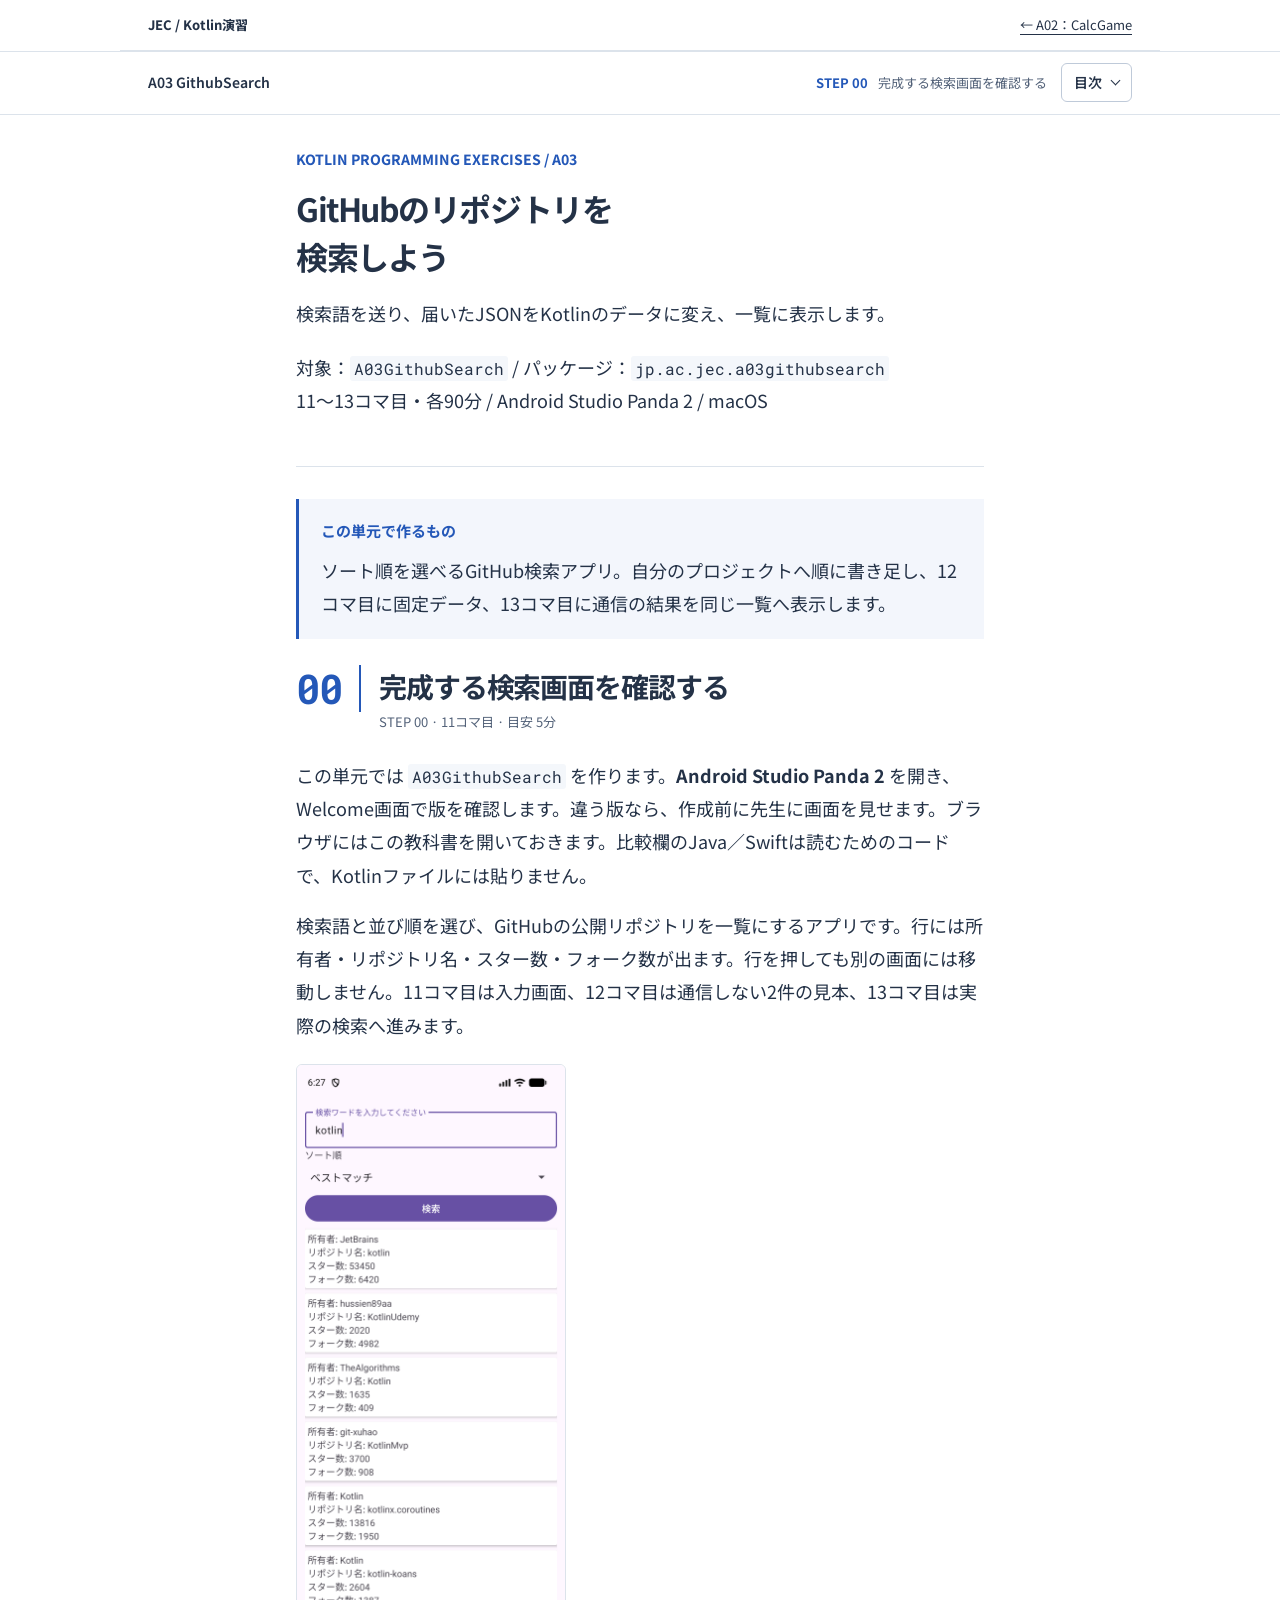
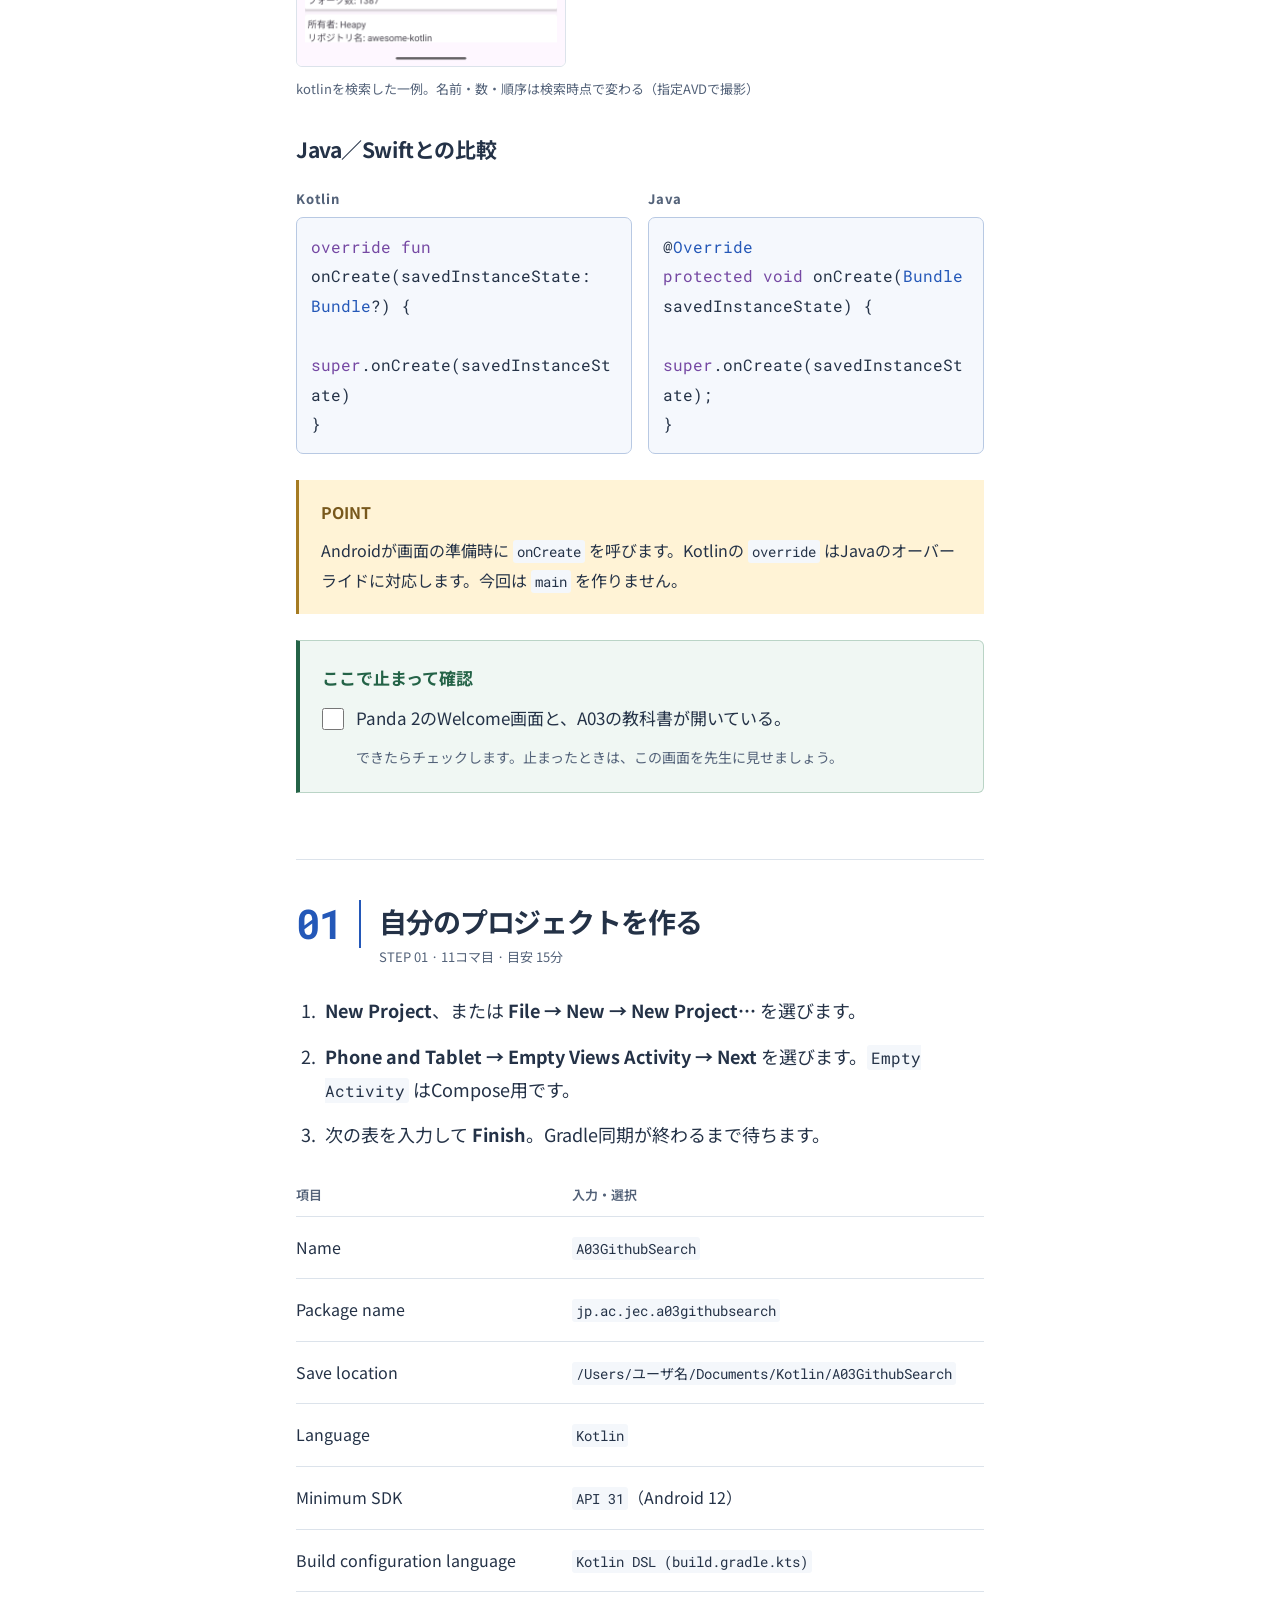
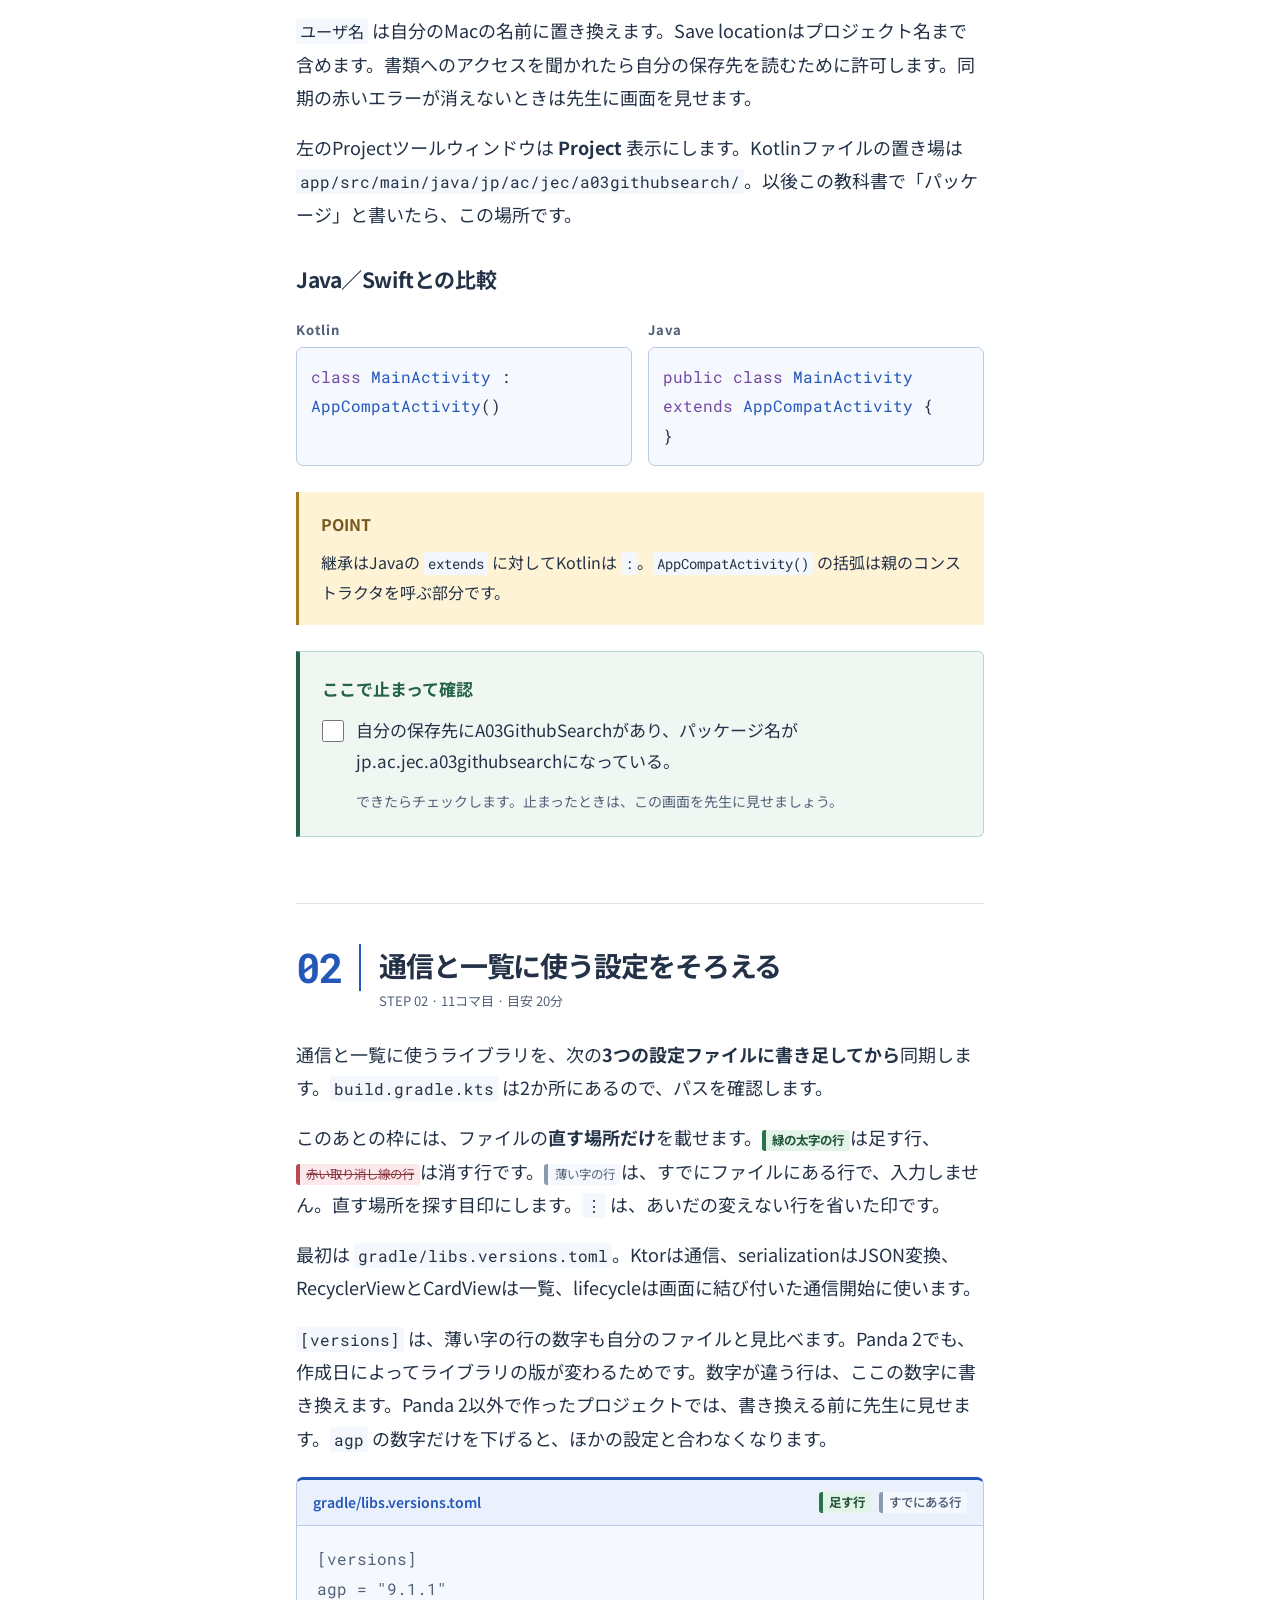
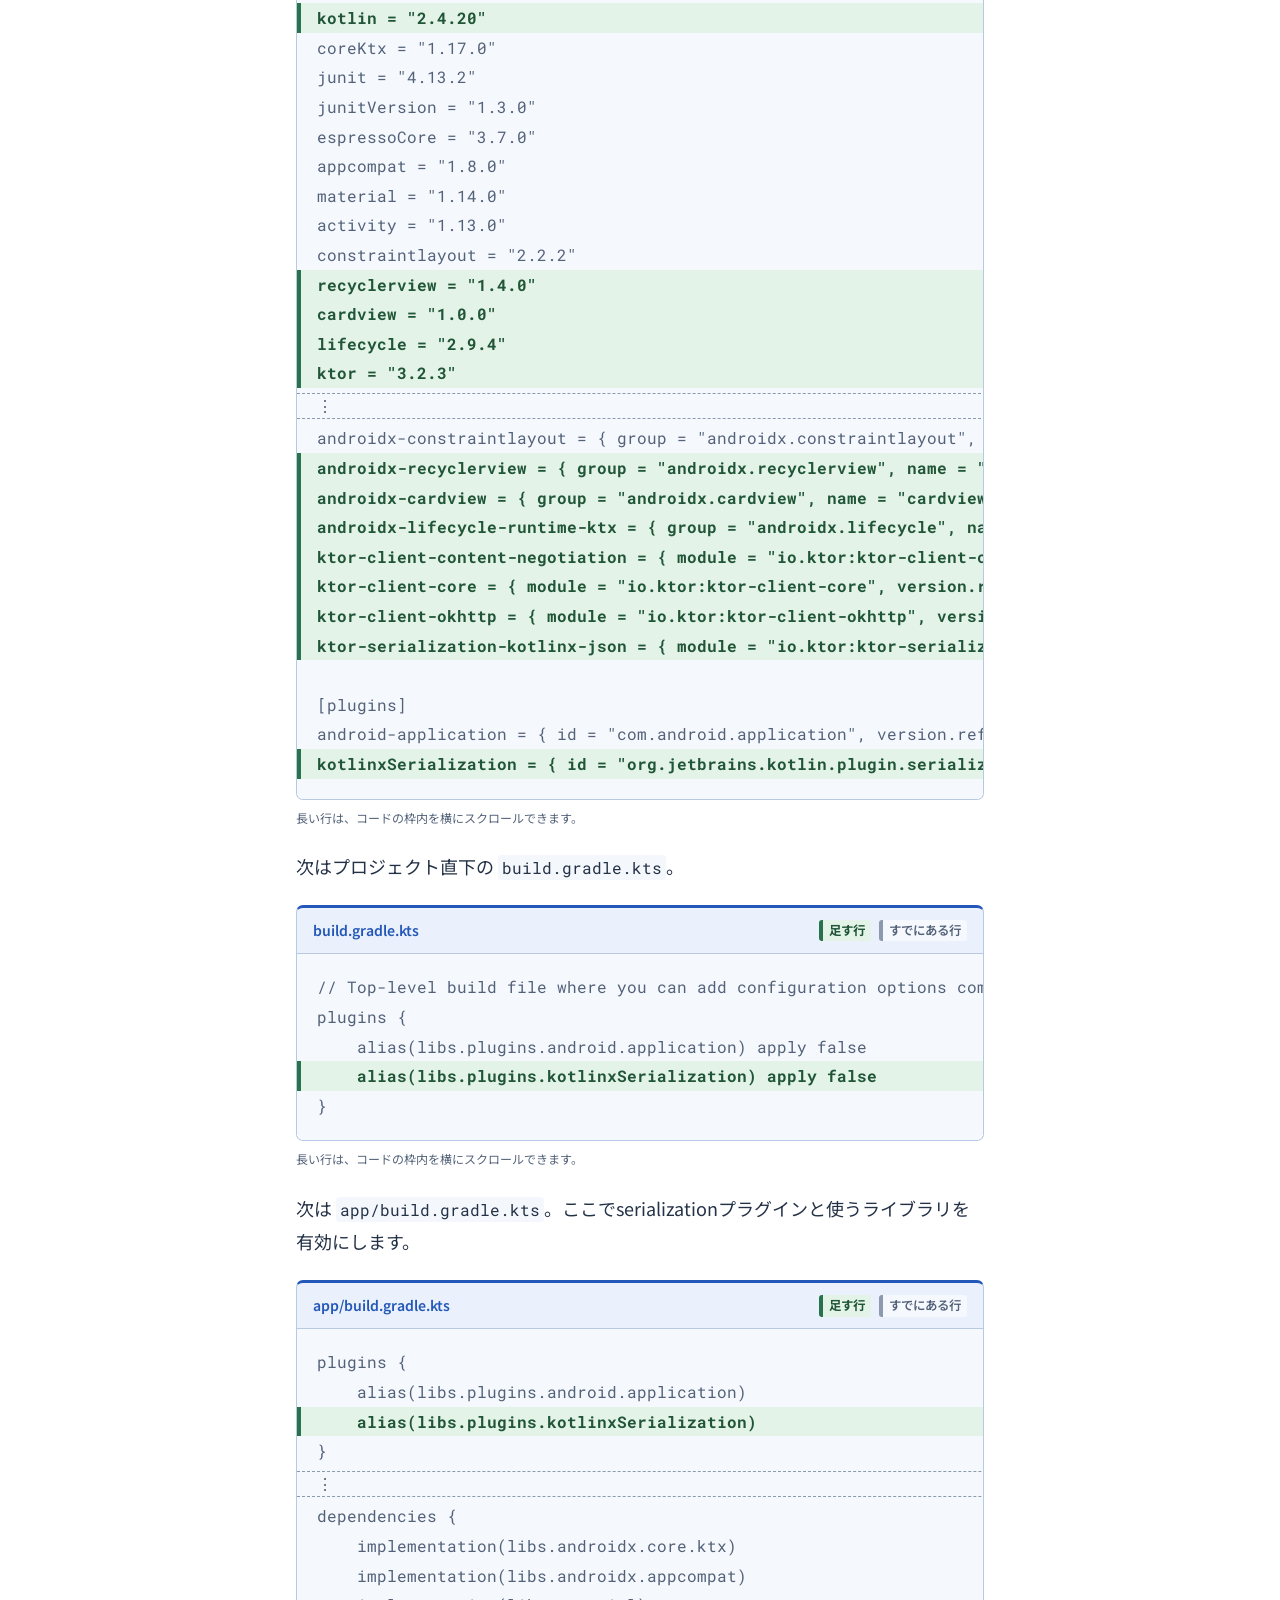
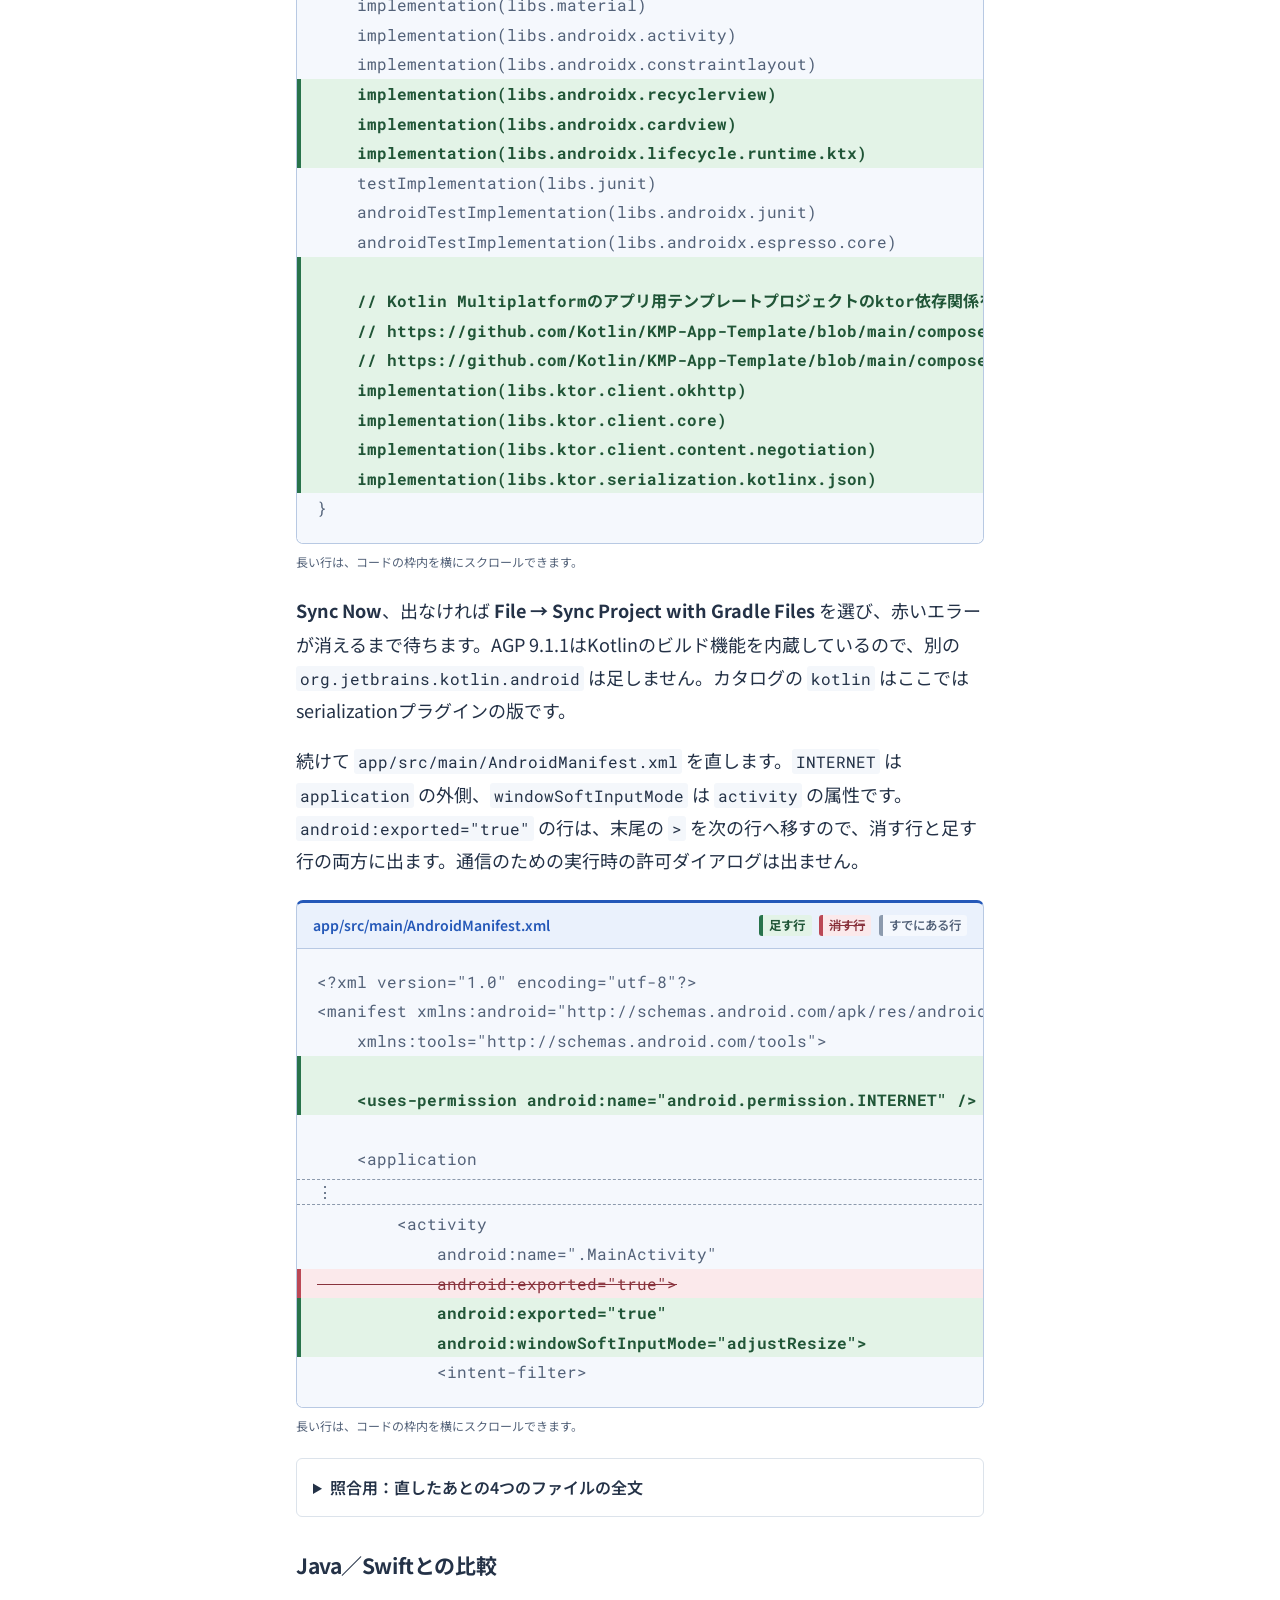
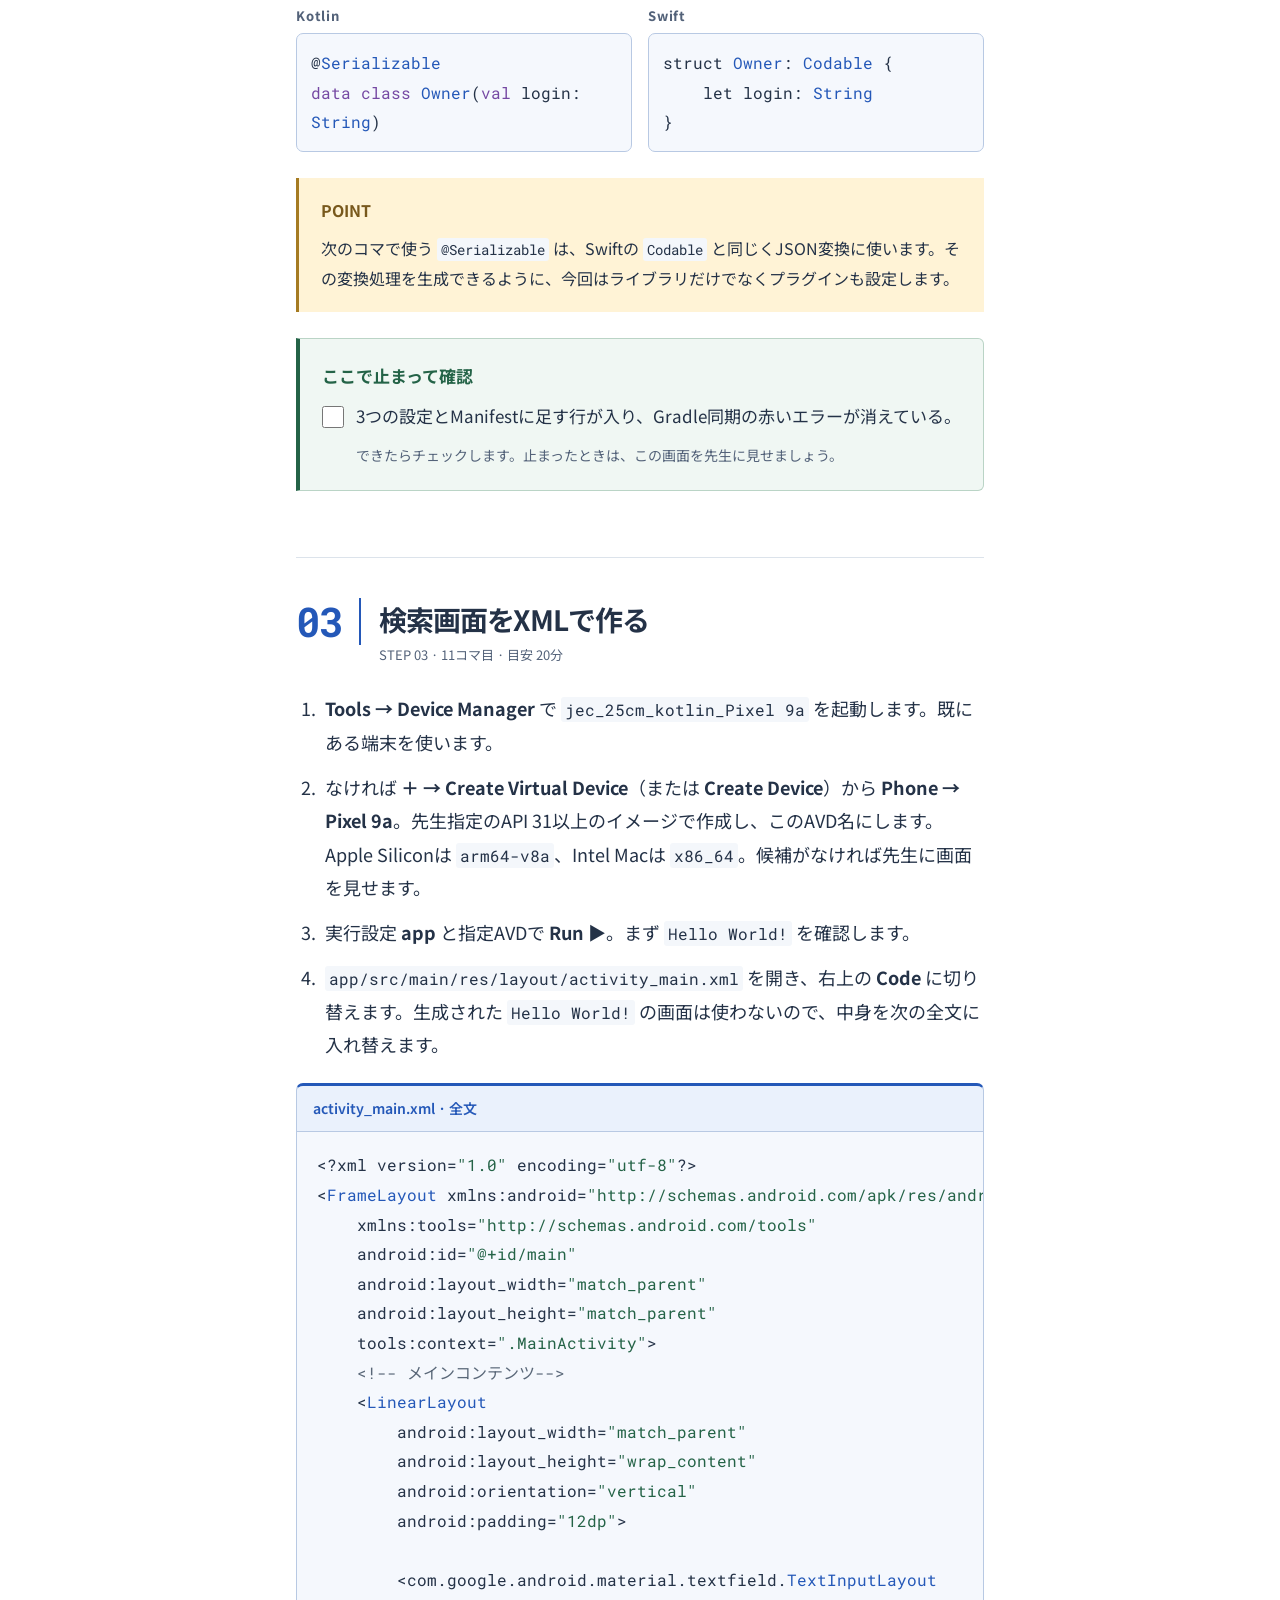
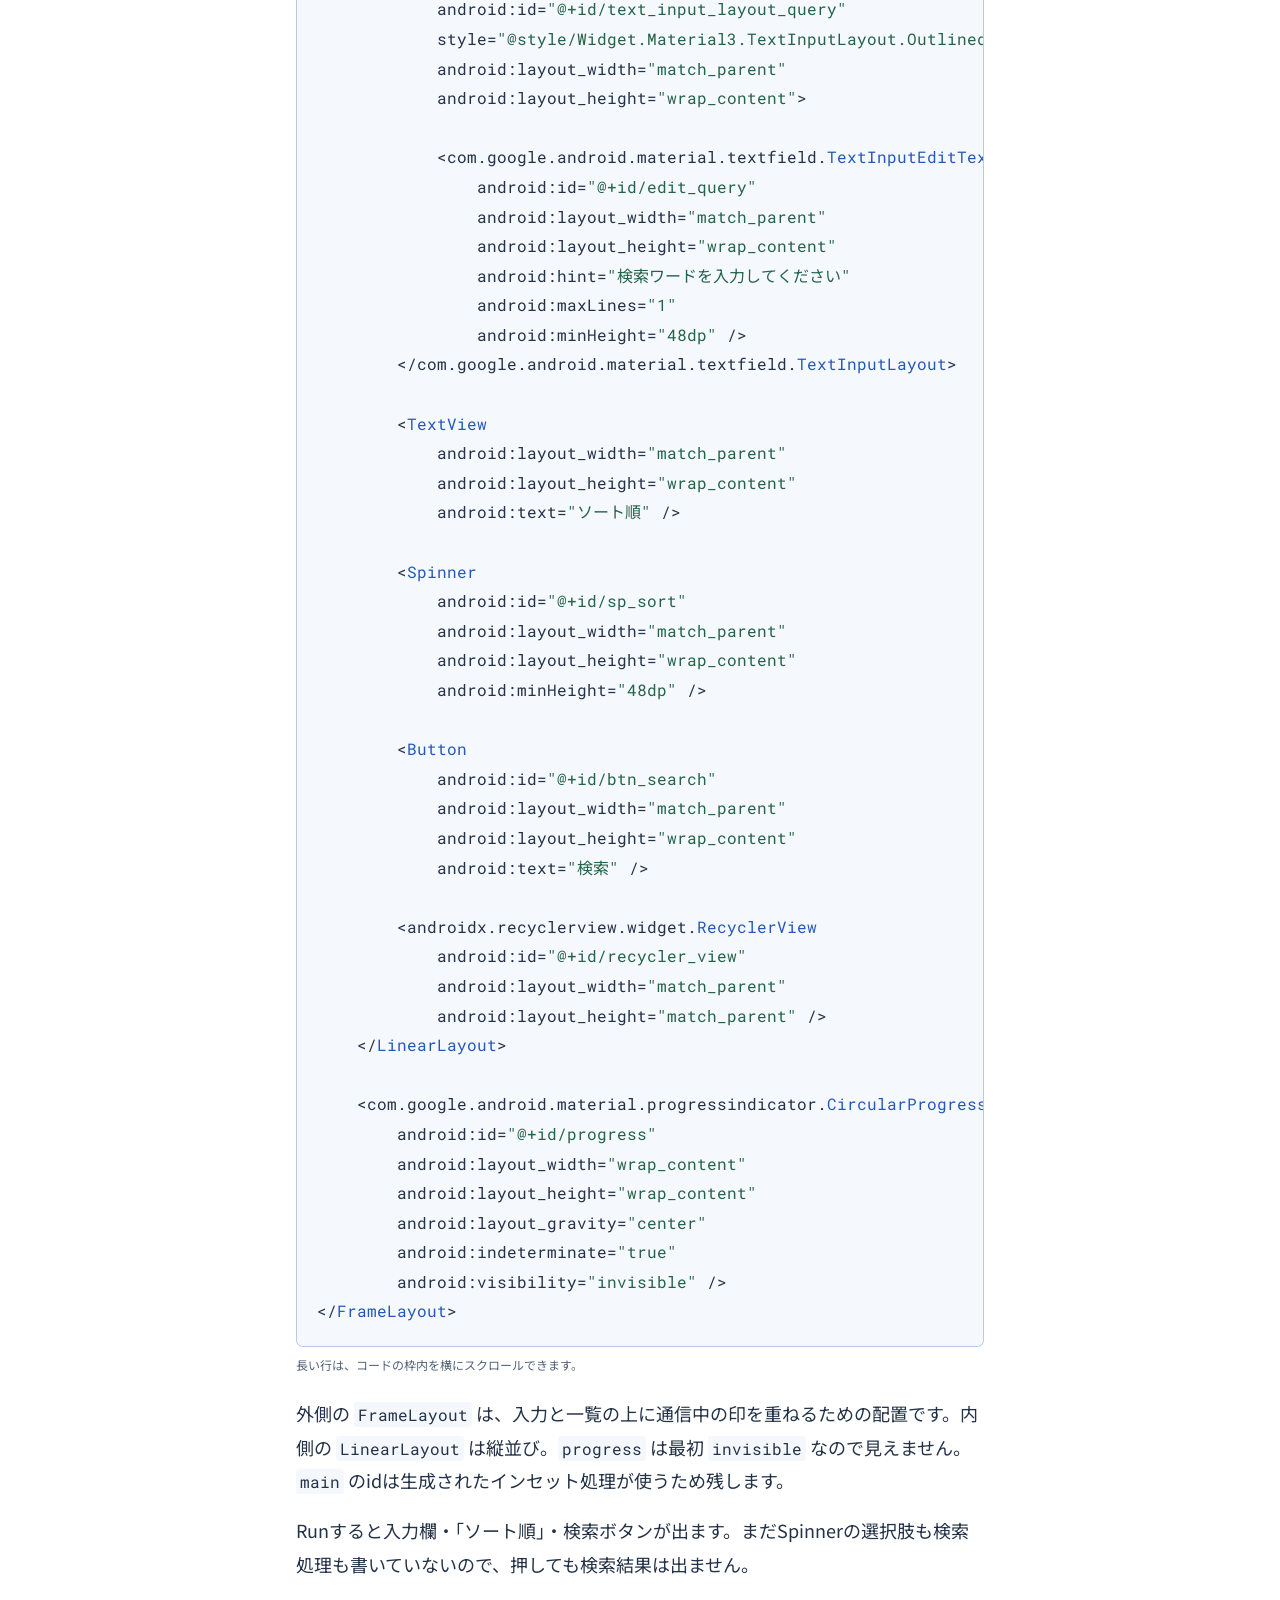
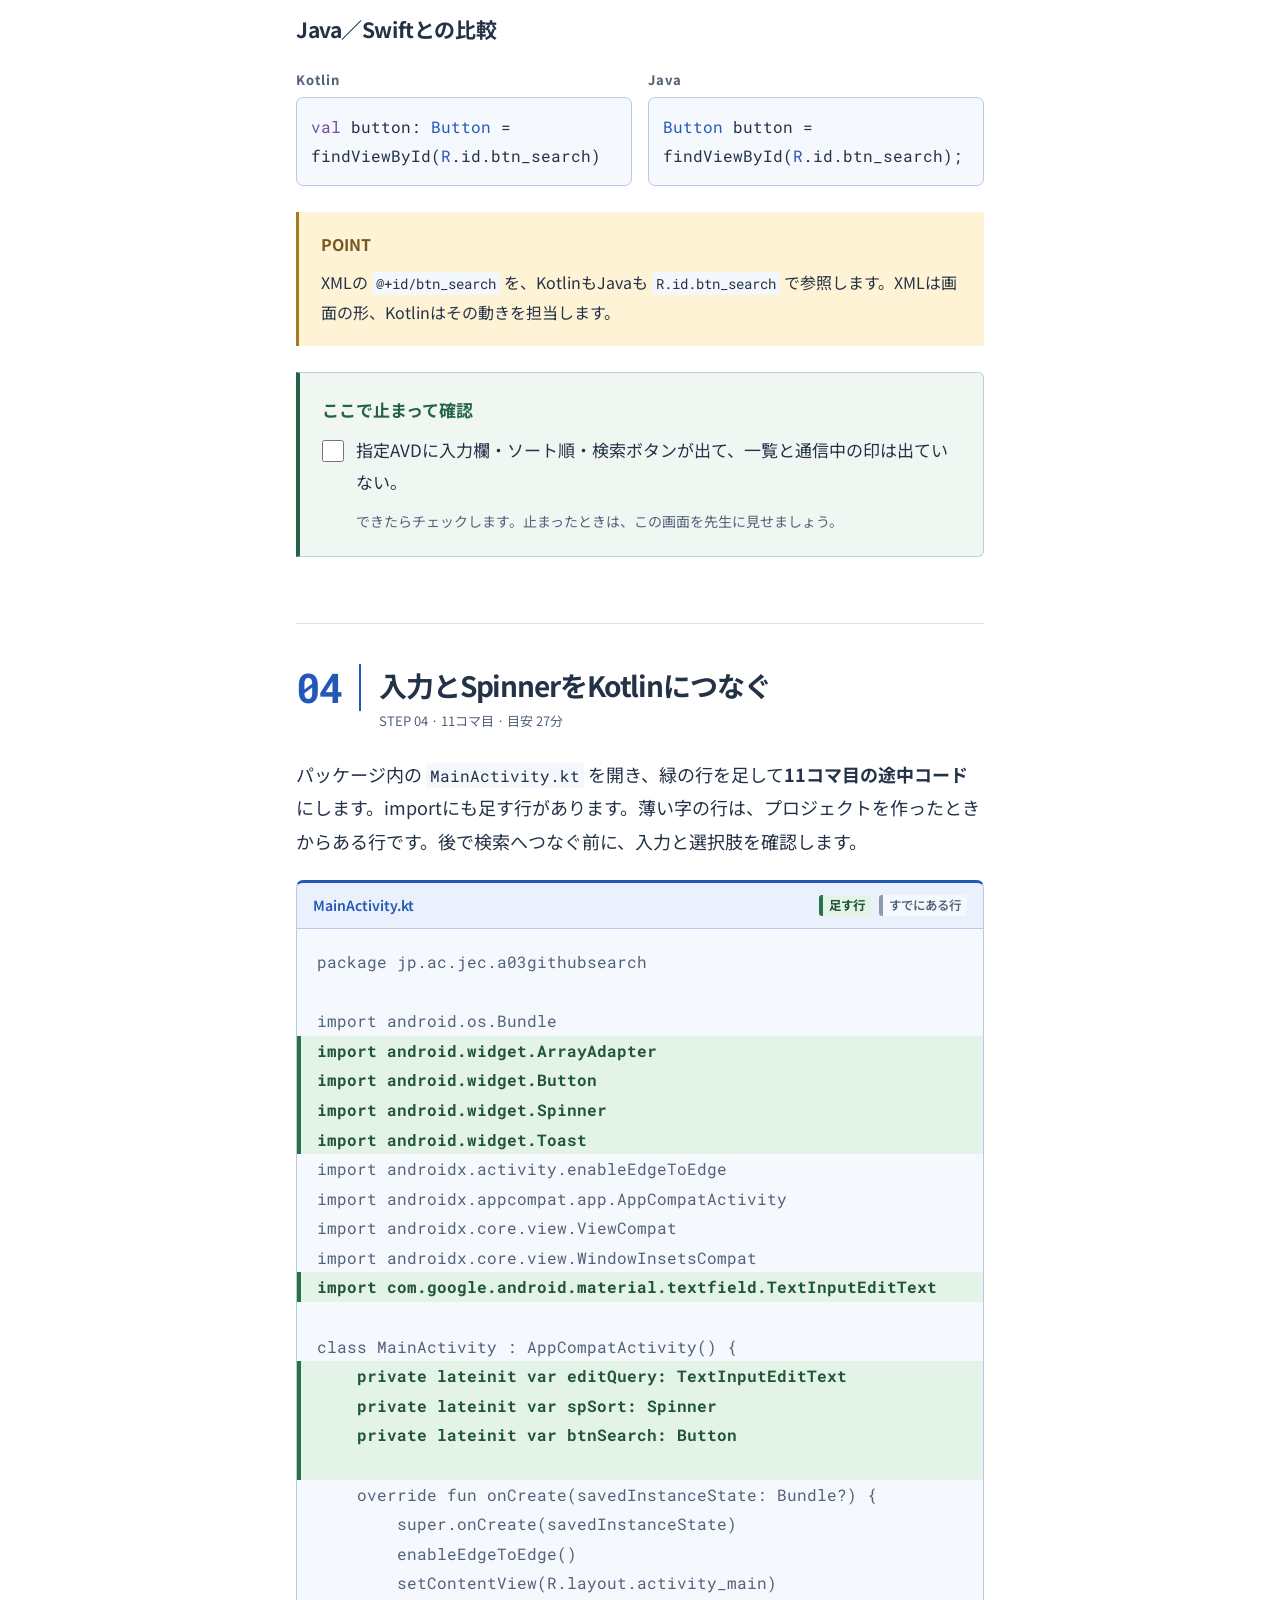
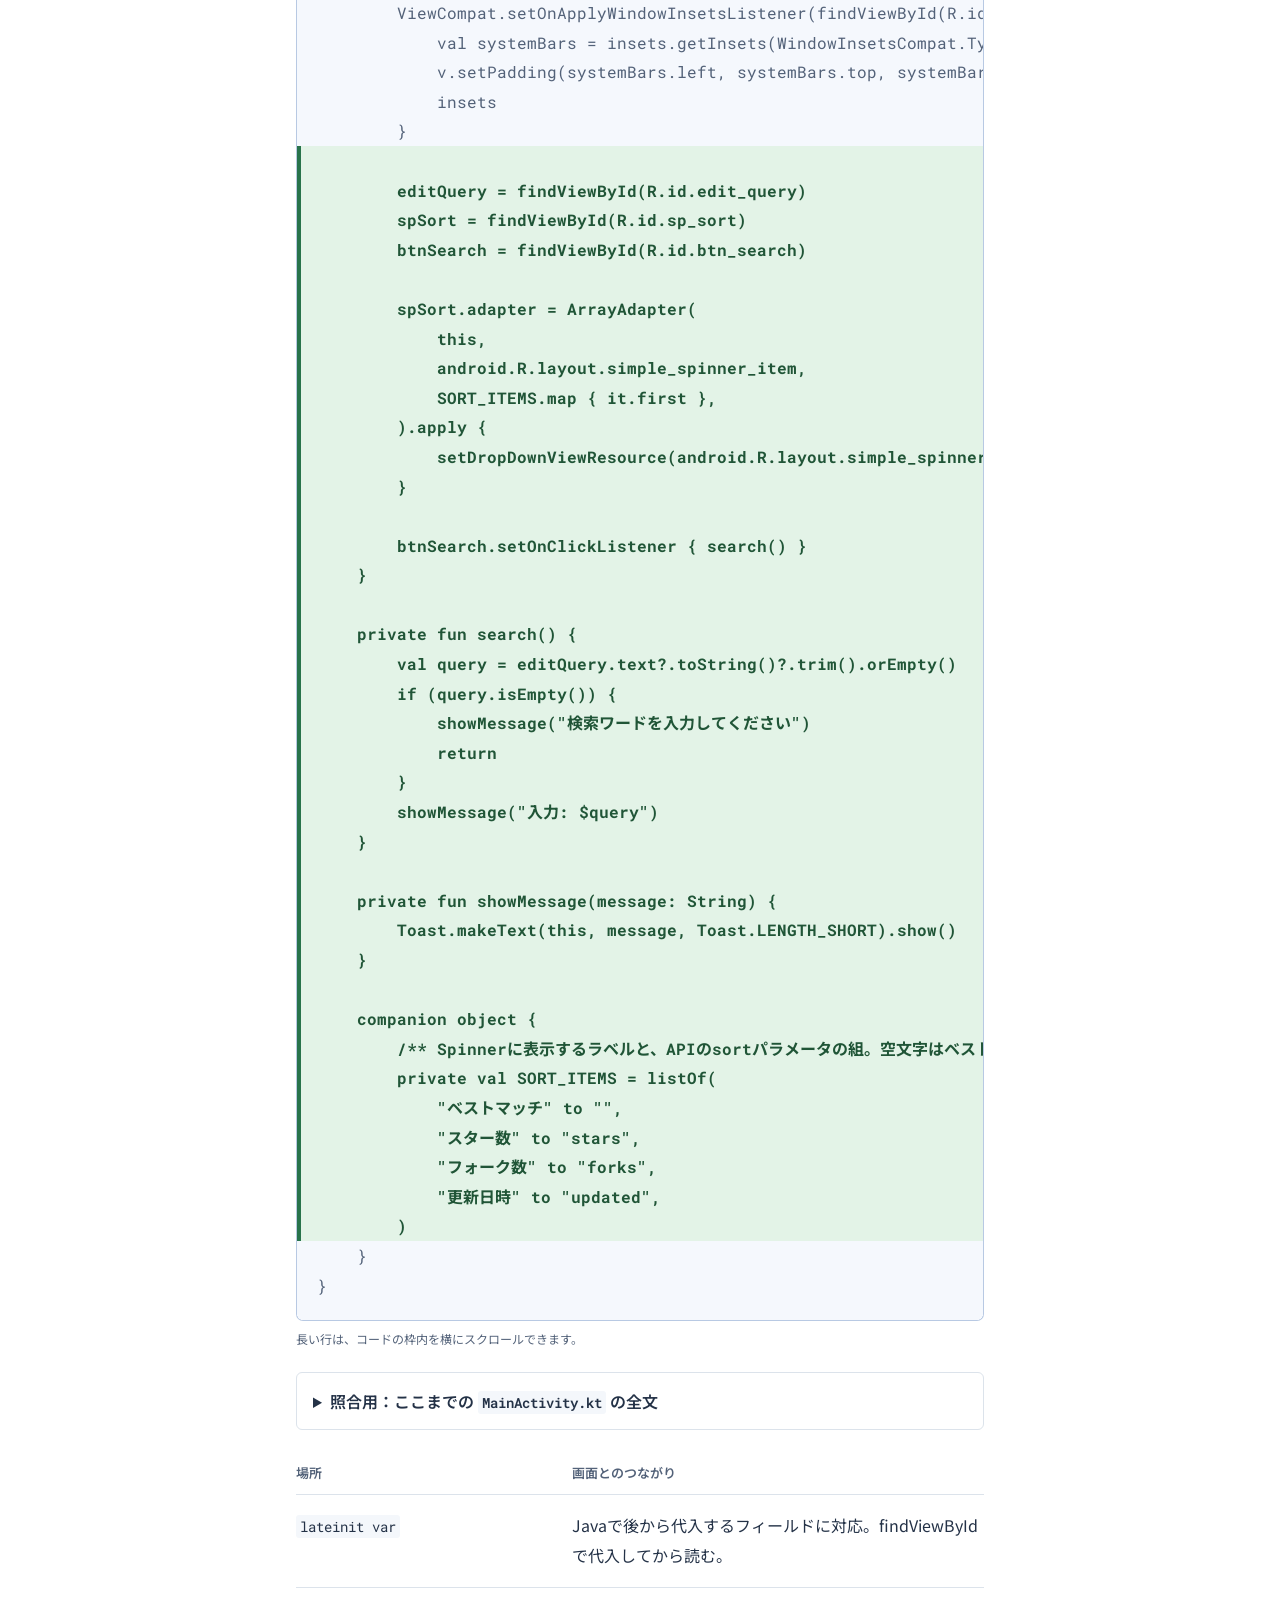
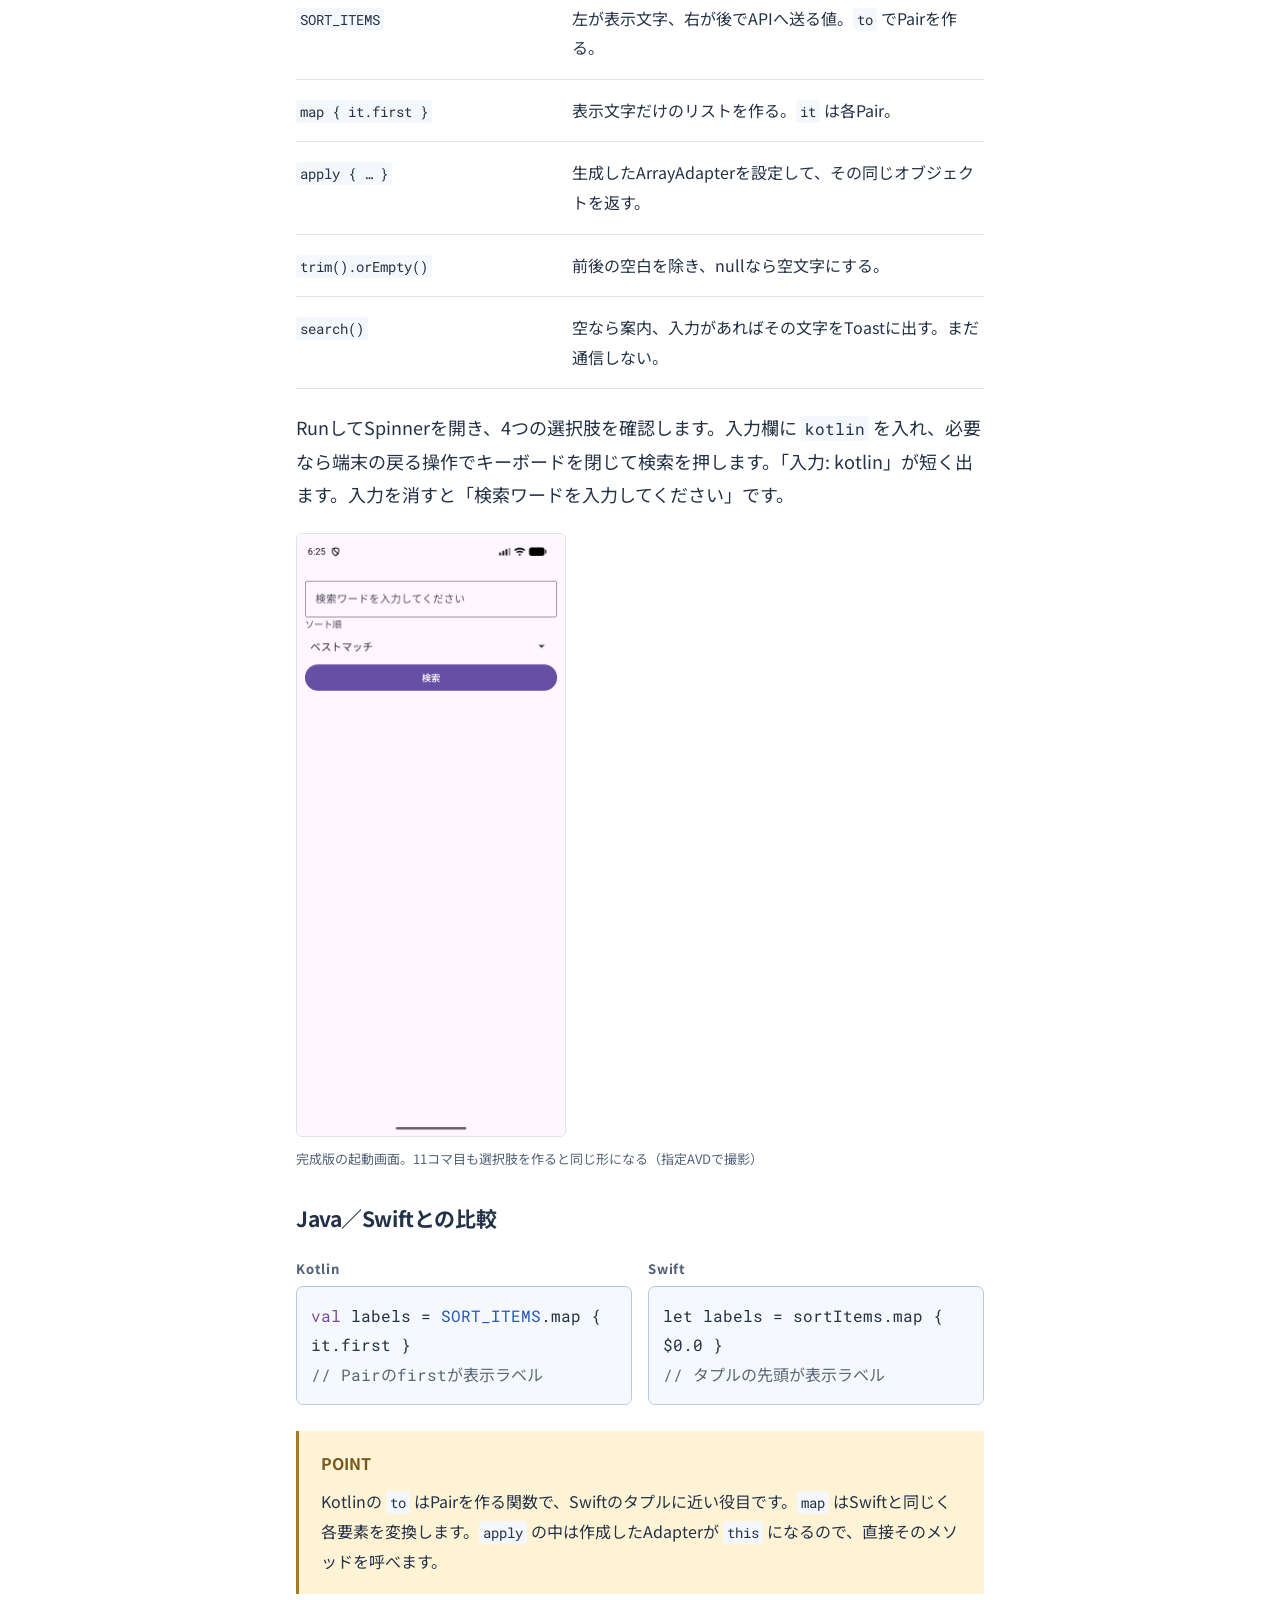
<file: docs/github-search/index.html>
<!doctype html>
<html lang="ja"><head><meta charset="utf-8"><meta name="viewport" content="width=device-width, initial-scale=1">
<title>A03 GithubSearch — GitHubのリポジトリを検索しよう | Kotlin演習</title>
<meta name="description" content="Android Studio Panda 2で作るGitHub検索アプリ。90分×3コマで、入力画面、固定データの一覧、通信結果の表示へ進みます。">
<link rel="stylesheet" href="../assets/textbook.css"><script src="../assets/textbook.js" defer></script></head>
<body class="textbook" data-progress-key="jec-kotlin-github-search-v1"><a class="skip" href="#main">本文へ移動</a>
<header class="topbar"><span class="brand">JEC / Kotlin演習</span><a href="../calc-game/index.html">← A02：CalcGame</a></header>
<div class="shell"><aside class="sidebar"><div class="sidebar-inner"><p class="course-label">A03 / Android Studio</p><h2>GithubSearch</h2>
<div class="progress"><p data-progress-label>0 / 19 ステップ確認済み</p><progress max="19" value="0" aria-label="進捗"></progress></div><nav aria-label="目次"><ol><li><a href="#step-0">STEP 00 完成する検索画面を確認する</a></li><li><a href="#step-1">STEP 01 自分のプロジェクトを作る</a></li><li><a href="#step-2">STEP 02 通信と一覧に使う設定をそろえる</a></li><li><a href="#step-3">STEP 03 検索画面をXMLで作る</a></li><li><a href="#step-4">STEP 04 入力とSpinnerをKotlinにつなぐ</a></li><li><a href="#step-5">STEP 05 11コマ目の画面を確認する</a></li><li><a href="#step-6">STEP 06 12コマ目：入力画面から再開する</a></li><li><a href="#step-7">STEP 07 JSONに対応するdata classを作る</a></li><li><a href="#step-8">STEP 08 一覧の1行をXMLで作る</a></li><li><a href="#step-9">STEP 09 Adapterでデータを1行へ結び付ける</a></li><li><a href="#step-10">STEP 10 固定データをRecyclerViewへ渡す</a></li><li><a href="#step-11">STEP 11 12コマ目の2行を確認する</a></li><li><a href="#step-12">STEP 12 13コマ目：2行の画面から再開する</a></li><li><a href="#step-13">STEP 13 Ktorで検索APIを呼ぶファイルを作る</a></li><li><a href="#step-14">STEP 14 入力・通信・一覧をつなぐ</a></li><li><a href="#step-15">STEP 15 空欄・0件・失敗を画面で確かめる</a></li><li><a href="#step-16">STEP 16 並び順と4つのファイルを照合する</a></li><li><a href="#step-17">STEP 17 アレンジできる場所を1つ試す</a></li><li><a href="#step-18">STEP 18 13コマ目の完成状態を確認する</a></li></ol></nav><div class="resources"><a href="#help">困ったとき</a><a href="../hello-kotlin/index.html">K01：HelloKotlin</a><a href="../hello-android/index.html">A01：HelloAndroid</a><a href="../calc-game/index.html">A02：CalcGame</a><span aria-current="page">A03：GithubSearch</span><a href="../funny-camera/index.html">A04：FunnyCamera</a><a href="../common/setup.html?from=github-search">共通：はじめの準備</a><a href="../common/apk.html?from=github-search">共通：提出課題とAPK</a><a href="../common/other-versions.html?from=github-search">共通：ちがうAndroid Studioの版</a><a href="../common/help.html?from=github-search">共通：困ったとき</a></div></div></aside>
<main id="main"><div class="hero"><p class="eyebrow">KOTLIN PROGRAMMING EXERCISES / A03</p><h1>GitHubのリポジトリを<br>検索しよう</h1><p class="lede">検索語を送り、届いたJSONをKotlinのデータに変え、一覧に表示します。</p><p>対象：<code>A03GithubSearch</code> / パッケージ：<code>jp.ac.jec.a03githubsearch</code><br>11〜13コマ目・各90分 / Android Studio Panda 2 / macOS</p></div>
<div class="goal"><p class="box-title">この単元で作るもの</p><p>ソート順を選べるGitHub検索アプリ。自分のプロジェクトへ順に書き足し、12コマ目に固定データ、13コマ目に通信の結果を同じ一覧へ表示します。</p></div>
<section id="step-0"><p class="step-meta">STEP 00 · 11コマ目 · 目安 5分</p><h2>完成する検索画面を確認する</h2>
<p>この単元では <code>A03GithubSearch</code> を作ります。<strong>Android Studio Panda 2</strong> を開き、Welcome画面で版を確認します。違う版なら、作成前に先生に画面を見せます。ブラウザにはこの教科書を開いておきます。比較欄のJava／Swiftは読むためのコードで、Kotlinファイルには貼りません。</p>
<p>検索語と並び順を選び、GitHubの公開リポジトリを一覧にするアプリです。行には所有者・リポジトリ名・スター数・フォーク数が出ます。行を押しても別の画面には移動しません。11コマ目は入力画面、12コマ目は通信しない2件の見本、13コマ目は実際の検索へ進みます。</p>
<figure><img src="images/results.png" alt="kotlinを検索した一例。名前・数・順序は検索時点で変わる" width="270" height="606" loading="lazy"><figcaption>kotlinを検索した一例。名前・数・順序は検索時点で変わる（指定AVDで撮影）</figcaption></figure>
<h3>Java／Swiftとの比較</h3><div class="compare"><div class="compare-item"><p class="compare-lang" translate="no">Kotlin</p><pre tabindex="0"><code>override fun onCreate(savedInstanceState: Bundle?) {
    super.onCreate(savedInstanceState)
}</code></pre>
</div><div class="compare-item"><p class="compare-lang" translate="no">Java</p><pre tabindex="0"><code>@Override
protected void onCreate(Bundle savedInstanceState) {
    super.onCreate(savedInstanceState);
}</code></pre>
</div></div>
<div class="note"><p class="box-title">POINT</p><p>Androidが画面の準備時に <code>onCreate</code> を呼びます。Kotlinの <code>override</code> はJavaのオーバーライドに対応します。今回は <code>main</code> を作りません。</p>
</div><div class="check"><p class="box-title">ここで止まって確認</p><label><input type="checkbox" data-check="step-00"><span>Panda 2のWelcome画面と、A03の教科書が開いている。</span></label><p>できたらチェックします。止まったときは、この画面を先生に見せましょう。</p></div></section>

<section id="step-1"><p class="step-meta">STEP 01 · 11コマ目 · 目安 15分</p><h2>自分のプロジェクトを作る</h2>
<ol><li><strong>New Project</strong>、または <strong>File → New → New Project…</strong> を選びます。</li><li><strong>Phone and Tablet → Empty Views Activity → Next</strong> を選びます。<code>Empty Activity</code> はCompose用です。</li><li>次の表を入力して <strong>Finish</strong>。Gradle同期が終わるまで待ちます。</li></ol><table><thead><tr><th>項目</th><th>入力・選択</th></tr></thead><tbody><tr><td>Name</td><td><code>A03GithubSearch</code></td></tr><tr><td>Package name</td><td><code>jp.ac.jec.a03githubsearch</code></td></tr><tr><td>Save location</td><td><code>/Users/ユーザ名/Documents/Kotlin/A03GithubSearch</code></td></tr><tr><td>Language</td><td><code>Kotlin</code></td></tr><tr><td>Minimum SDK</td><td><code>API 31</code>（Android 12）</td></tr><tr><td>Build configuration language</td><td><code>Kotlin DSL (build.gradle.kts)</code></td></tr></tbody></table>
<p><code>ユーザ名</code> は自分のMacの名前に置き換えます。Save locationはプロジェクト名まで含めます。書類へのアクセスを聞かれたら自分の保存先を読むために許可します。同期の赤いエラーが消えないときは先生に画面を見せます。</p>
<p>左のProjectツールウィンドウは <strong>Project</strong> 表示にします。Kotlinファイルの置き場は <code>app/src/main/java/jp/ac/jec/a03githubsearch/</code>。以後この教科書で「パッケージ」と書いたら、この場所です。</p>
<h3>Java／Swiftとの比較</h3><div class="compare"><div class="compare-item"><p class="compare-lang" translate="no">Kotlin</p><pre tabindex="0"><code>class MainActivity : AppCompatActivity()</code></pre>
</div><div class="compare-item"><p class="compare-lang" translate="no">Java</p><pre tabindex="0"><code>public class MainActivity extends AppCompatActivity {
}</code></pre>
</div></div>
<div class="note"><p class="box-title">POINT</p><p>継承はJavaの <code>extends</code> に対してKotlinは <code>:</code>。<code>AppCompatActivity()</code> の括弧は親のコンストラクタを呼ぶ部分です。</p>
</div><div class="check"><p class="box-title">ここで止まって確認</p><label><input type="checkbox" data-check="step-01"><span>自分の保存先にA03GithubSearchがあり、パッケージ名がjp.ac.jec.a03githubsearchになっている。</span></label><p>できたらチェックします。止まったときは、この画面を先生に見せましょう。</p></div></section>

<section id="step-2"><p class="step-meta">STEP 02 · 11コマ目 · 目安 20分</p><h2>通信と一覧に使う設定をそろえる</h2>
<p>通信と一覧に使うライブラリを、次の<strong>3つの設定ファイルに書き足してから</strong>同期します。<code>build.gradle.kts</code> は2か所にあるので、パスを確認します。</p>
<p>このあとの枠には、ファイルの<strong>直す場所だけ</strong>を載せます。<span class="diff-add">緑の太字の行</span>は足す行、<span class="diff-del">赤い取り消し線の行</span>は消す行です。<span class="diff-keep">薄い字の行</span>は、すでにファイルにある行で、入力しません。直す場所を探す目印にします。<code>⋮</code> は、あいだの変えない行を省いた印です。</p>
<p>最初は <code>gradle/libs.versions.toml</code>。Ktorは通信、serializationはJSON変換、RecyclerViewとCardViewは一覧、lifecycleは画面に結び付いた通信開始に使います。</p>
<p><code>[versions]</code> は、薄い字の行の数字も自分のファイルと見比べます。Panda 2でも、作成日によってライブラリの版が変わるためです。数字が違う行は、ここの数字に書き換えます。Panda 2以外で作ったプロジェクトでは、書き換える前に先生に見せます。<code>agp</code> の数字だけを下げると、ほかの設定と合わなくなります。</p>
<div class="code-head diff-head"><span>gradle/libs.versions.toml</span><span class="diff-legend"><span class="diff-add">足す行</span><span class="diff-keep">すでにある行</span></span></div><pre id="diff-libs" class="diff" tabindex="0"><code>[versions]
agp = "9.1.1"
<ins>kotlin = "2.4.20"
</ins>coreKtx = "1.17.0"
junit = "4.13.2"
junitVersion = "1.3.0"
espressoCore = "3.7.0"
appcompat = "1.8.0"
material = "1.14.0"
activity = "1.13.0"
constraintlayout = "2.2.2"
<ins>recyclerview = "1.4.0"
cardview = "1.0.0"
lifecycle = "2.9.4"
ktor = "3.2.3"
</ins><span class="diff-gap">⋮
</span>androidx-constraintlayout = { group = "androidx.constraintlayout", name = "constraintlayout", version.ref = "constraintlayout" }
<ins>androidx-recyclerview = { group = "androidx.recyclerview", name = "recyclerview", version.ref = "recyclerview" }
androidx-cardview = { group = "androidx.cardview", name = "cardview", version.ref = "cardview" }
androidx-lifecycle-runtime-ktx = { group = "androidx.lifecycle", name = "lifecycle-runtime-ktx", version.ref = "lifecycle" }
ktor-client-content-negotiation = { module = "io.ktor:ktor-client-content-negotiation", version.ref = "ktor" }
ktor-client-core = { module = "io.ktor:ktor-client-core", version.ref = "ktor" }
ktor-client-okhttp = { module = "io.ktor:ktor-client-okhttp", version.ref = "ktor" }
ktor-serialization-kotlinx-json = { module = "io.ktor:ktor-serialization-kotlinx-json", version.ref = "ktor" }
</ins>
[plugins]
android-application = { id = "com.android.application", version.ref = "agp" }
<ins>kotlinxSerialization = { id = "org.jetbrains.kotlin.plugin.serialization", version.ref = "kotlin" }
</ins></code></pre>
<p>次はプロジェクト直下の <code>build.gradle.kts</code>。</p>
<div class="code-head diff-head"><span>build.gradle.kts</span><span class="diff-legend"><span class="diff-add">足す行</span><span class="diff-keep">すでにある行</span></span></div><pre id="diff-root-gradle" class="diff" tabindex="0"><code>// Top-level build file where you can add configuration options common to all sub-projects/modules.
plugins {
    alias(libs.plugins.android.application) apply false
<ins>    alias(libs.plugins.kotlinxSerialization) apply false
</ins>}
</code></pre>
<p>次は <code>app/build.gradle.kts</code>。ここでserializationプラグインと使うライブラリを有効にします。</p>
<div class="code-head diff-head"><span>app/build.gradle.kts</span><span class="diff-legend"><span class="diff-add">足す行</span><span class="diff-keep">すでにある行</span></span></div><pre id="diff-app-gradle" class="diff" tabindex="0"><code>plugins {
    alias(libs.plugins.android.application)
<ins>    alias(libs.plugins.kotlinxSerialization)
</ins>}
<span class="diff-gap">⋮
</span>dependencies {
    implementation(libs.androidx.core.ktx)
    implementation(libs.androidx.appcompat)
    implementation(libs.material)
    implementation(libs.androidx.activity)
    implementation(libs.androidx.constraintlayout)
<ins>    implementation(libs.androidx.recyclerview)
    implementation(libs.androidx.cardview)
    implementation(libs.androidx.lifecycle.runtime.ktx)
</ins>    testImplementation(libs.junit)
    androidTestImplementation(libs.androidx.junit)
    androidTestImplementation(libs.androidx.espresso.core)
<ins>
    // Kotlin Multiplatformのアプリ用テンプレートプロジェクトのktor依存関係を参考にした
    // https://github.com/Kotlin/KMP-App-Template/blob/main/composeApp/build.gradle.kts#L52-L54
    // https://github.com/Kotlin/KMP-App-Template/blob/main/composeApp/build.gradle.kts#L35
    implementation(libs.ktor.client.okhttp)
    implementation(libs.ktor.client.core)
    implementation(libs.ktor.client.content.negotiation)
    implementation(libs.ktor.serialization.kotlinx.json)
</ins>}
</code></pre>
<p><strong>Sync Now</strong>、出なければ <strong>File → Sync Project with Gradle Files</strong> を選び、赤いエラーが消えるまで待ちます。AGP 9.1.1はKotlinのビルド機能を内蔵しているので、別の <code>org.jetbrains.kotlin.android</code> は足しません。カタログの <code>kotlin</code> はここではserializationプラグインの版です。</p>
<p>続けて <code>app/src/main/AndroidManifest.xml</code> を直します。<code>INTERNET</code> は <code>application</code> の外側、<code>windowSoftInputMode</code> は <code>activity</code> の属性です。<code>android:exported="true"</code> の行は、末尾の <code>&gt;</code> を次の行へ移すので、消す行と足す行の両方に出ます。通信のための実行時の許可ダイアログは出ません。</p>
<div class="code-head diff-head"><span>app/src/main/AndroidManifest.xml</span><span class="diff-legend"><span class="diff-add">足す行</span><span class="diff-del">消す行</span><span class="diff-keep">すでにある行</span></span></div><pre id="diff-manifest" class="diff" tabindex="0"><code>&lt;?xml version="1.0" encoding="utf-8"?&gt;
&lt;manifest xmlns:android="http://schemas.android.com/apk/res/android"
    xmlns:tools="http://schemas.android.com/tools"&gt;
<ins>
    &lt;uses-permission android:name="android.permission.INTERNET" /&gt;
</ins>
    &lt;application
<span class="diff-gap">⋮
</span>        &lt;activity
            android:name=".MainActivity"
<del>            android:exported="true"&gt;
</del><ins>            android:exported="true"
            android:windowSoftInputMode="adjustResize"&gt;
</ins>            &lt;intent-filter&gt;
</code></pre>
<details class="fulltext"><summary>照合用：直したあとの4つのファイルの全文</summary>
<div class="code-head">libs.versions.toml · 全文</div><pre id="code-libs" tabindex="0"><code>[versions]
agp = &quot;9.1.1&quot;
kotlin = &quot;2.4.20&quot;
coreKtx = &quot;1.17.0&quot;
junit = &quot;4.13.2&quot;
junitVersion = &quot;1.3.0&quot;
espressoCore = &quot;3.7.0&quot;
appcompat = &quot;1.8.0&quot;
material = &quot;1.14.0&quot;
activity = &quot;1.13.0&quot;
constraintlayout = &quot;2.2.2&quot;
recyclerview = &quot;1.4.0&quot;
cardview = &quot;1.0.0&quot;
lifecycle = &quot;2.9.4&quot;
ktor = &quot;3.2.3&quot;

[libraries]
androidx-core-ktx = { group = &quot;androidx.core&quot;, name = &quot;core-ktx&quot;, version.ref = &quot;coreKtx&quot; }
junit = { group = &quot;junit&quot;, name = &quot;junit&quot;, version.ref = &quot;junit&quot; }
androidx-junit = { group = &quot;androidx.test.ext&quot;, name = &quot;junit&quot;, version.ref = &quot;junitVersion&quot; }
androidx-espresso-core = { group = &quot;androidx.test.espresso&quot;, name = &quot;espresso-core&quot;, version.ref = &quot;espressoCore&quot; }
androidx-appcompat = { group = &quot;androidx.appcompat&quot;, name = &quot;appcompat&quot;, version.ref = &quot;appcompat&quot; }
material = { group = &quot;com.google.android.material&quot;, name = &quot;material&quot;, version.ref = &quot;material&quot; }
androidx-activity = { group = &quot;androidx.activity&quot;, name = &quot;activity&quot;, version.ref = &quot;activity&quot; }
androidx-constraintlayout = { group = &quot;androidx.constraintlayout&quot;, name = &quot;constraintlayout&quot;, version.ref = &quot;constraintlayout&quot; }
androidx-recyclerview = { group = &quot;androidx.recyclerview&quot;, name = &quot;recyclerview&quot;, version.ref = &quot;recyclerview&quot; }
androidx-cardview = { group = &quot;androidx.cardview&quot;, name = &quot;cardview&quot;, version.ref = &quot;cardview&quot; }
androidx-lifecycle-runtime-ktx = { group = &quot;androidx.lifecycle&quot;, name = &quot;lifecycle-runtime-ktx&quot;, version.ref = &quot;lifecycle&quot; }
ktor-client-content-negotiation = { module = &quot;io.ktor:ktor-client-content-negotiation&quot;, version.ref = &quot;ktor&quot; }
ktor-client-core = { module = &quot;io.ktor:ktor-client-core&quot;, version.ref = &quot;ktor&quot; }
ktor-client-okhttp = { module = &quot;io.ktor:ktor-client-okhttp&quot;, version.ref = &quot;ktor&quot; }
ktor-serialization-kotlinx-json = { module = &quot;io.ktor:ktor-serialization-kotlinx-json&quot;, version.ref = &quot;ktor&quot; }

[plugins]
android-application = { id = &quot;com.android.application&quot;, version.ref = &quot;agp&quot; }
kotlinxSerialization = { id = &quot;org.jetbrains.kotlin.plugin.serialization&quot;, version.ref = &quot;kotlin&quot; }</code></pre>
<div class="code-head">build.gradle.kts · 全文</div><pre id="code-root-gradle" tabindex="0"><code>// Top-level build file where you can add configuration options common to all sub-projects/modules.
plugins {
    alias(libs.plugins.android.application) apply false
    alias(libs.plugins.kotlinxSerialization) apply false
}</code></pre>
<div class="code-head">app/build.gradle.kts · 全文</div><pre id="code-app-gradle" tabindex="0"><code>plugins {
    alias(libs.plugins.android.application)
    alias(libs.plugins.kotlinxSerialization)
}

android {
    namespace = &quot;jp.ac.jec.a03githubsearch&quot;
    compileSdk {
        version = release(36) {
            minorApiLevel = 1
        }
    }

    defaultConfig {
        applicationId = &quot;jp.ac.jec.a03githubsearch&quot;
        minSdk = 31
        targetSdk = 36
        versionCode = 1
        versionName = &quot;1.0&quot;

        testInstrumentationRunner = &quot;androidx.test.runner.AndroidJUnitRunner&quot;
    }

    buildTypes {
        release {
            isMinifyEnabled = false
            proguardFiles(
                getDefaultProguardFile(&quot;proguard-android-optimize.txt&quot;),
                &quot;proguard-rules.pro&quot;
            )
        }
    }
    compileOptions {
        sourceCompatibility = JavaVersion.VERSION_11
        targetCompatibility = JavaVersion.VERSION_11
    }
}

dependencies {
    implementation(libs.androidx.core.ktx)
    implementation(libs.androidx.appcompat)
    implementation(libs.material)
    implementation(libs.androidx.activity)
    implementation(libs.androidx.constraintlayout)
    implementation(libs.androidx.recyclerview)
    implementation(libs.androidx.cardview)
    implementation(libs.androidx.lifecycle.runtime.ktx)
    testImplementation(libs.junit)
    androidTestImplementation(libs.androidx.junit)
    androidTestImplementation(libs.androidx.espresso.core)

    // Kotlin Multiplatformのアプリ用テンプレートプロジェクトのktor依存関係を参考にした
    // https://github.com/Kotlin/KMP-App-Template/blob/main/composeApp/build.gradle.kts#L52-L54
    // https://github.com/Kotlin/KMP-App-Template/blob/main/composeApp/build.gradle.kts#L35
    implementation(libs.ktor.client.okhttp)
    implementation(libs.ktor.client.core)
    implementation(libs.ktor.client.content.negotiation)
    implementation(libs.ktor.serialization.kotlinx.json)
}</code></pre>
<div class="code-head">AndroidManifest.xml · 全文</div><pre id="code-manifest" tabindex="0"><code>&lt;?xml version=&quot;1.0&quot; encoding=&quot;utf-8&quot;?&gt;
&lt;manifest xmlns:android=&quot;http://schemas.android.com/apk/res/android&quot;
    xmlns:tools=&quot;http://schemas.android.com/tools&quot;&gt;

    &lt;uses-permission android:name=&quot;android.permission.INTERNET&quot; /&gt;

    &lt;application
        android:allowBackup=&quot;true&quot;
        android:dataExtractionRules=&quot;@xml/data_extraction_rules&quot;
        android:fullBackupContent=&quot;@xml/backup_rules&quot;
        android:icon=&quot;@mipmap/ic_launcher&quot;
        android:label=&quot;@string/app_name&quot;
        android:roundIcon=&quot;@mipmap/ic_launcher_round&quot;
        android:supportsRtl=&quot;true&quot;
        android:theme=&quot;@style/Theme.A03GithubSearch&quot;&gt;
        &lt;activity
            android:name=&quot;.MainActivity&quot;
            android:exported=&quot;true&quot;
            android:windowSoftInputMode=&quot;adjustResize&quot;&gt;
            &lt;intent-filter&gt;
                &lt;action android:name=&quot;android.intent.action.MAIN&quot; /&gt;

                &lt;category android:name=&quot;android.intent.category.LAUNCHER&quot; /&gt;
            &lt;/intent-filter&gt;
        &lt;/activity&gt;
    &lt;/application&gt;

&lt;/manifest&gt;</code></pre>
</details>
<h3>Java／Swiftとの比較</h3><div class="compare"><div class="compare-item"><p class="compare-lang" translate="no">Kotlin</p><pre tabindex="0"><code>@Serializable
data class Owner(val login: String)</code></pre>
</div><div class="compare-item"><p class="compare-lang" translate="no">Swift</p><pre tabindex="0"><code>struct Owner: Codable {
    let login: String
}</code></pre>
</div></div>
<div class="note"><p class="box-title">POINT</p><p>次のコマで使う <code>@Serializable</code> は、Swiftの <code>Codable</code> と同じくJSON変換に使います。その変換処理を生成できるように、今回はライブラリだけでなくプラグインも設定します。</p>
</div><div class="check"><p class="box-title">ここで止まって確認</p><label><input type="checkbox" data-check="step-02"><span>3つの設定とManifestに足す行が入り、Gradle同期の赤いエラーが消えている。</span></label><p>できたらチェックします。止まったときは、この画面を先生に見せましょう。</p></div></section>

<section id="step-3"><p class="step-meta">STEP 03 · 11コマ目 · 目安 20分</p><h2>検索画面をXMLで作る</h2>
<ol><li><strong>Tools → Device Manager</strong> で <code>jec_25cm_kotlin_Pixel 9a</code> を起動します。既にある端末を使います。</li><li>なければ <strong>＋ → Create Virtual Device</strong>（または <strong>Create Device</strong>）から <strong>Phone → Pixel 9a</strong>。先生指定のAPI 31以上のイメージで作成し、このAVD名にします。Apple Siliconは <code>arm64-v8a</code>、Intel Macは <code>x86_64</code>。候補がなければ先生に画面を見せます。</li><li>実行設定 <strong>app</strong> と指定AVDで <strong>Run ▶</strong>。まず <code>Hello World!</code> を確認します。</li><li><code>app/src/main/res/layout/activity_main.xml</code> を開き、右上の <strong>Code</strong> に切り替えます。生成された <code>Hello World!</code> の画面は使わないので、中身を次の全文に入れ替えます。</li></ol><div class="code-head">activity_main.xml · 全文</div><pre id="code-layout" tabindex="0"><code>&lt;?xml version=&quot;1.0&quot; encoding=&quot;utf-8&quot;?&gt;
&lt;FrameLayout xmlns:android=&quot;http://schemas.android.com/apk/res/android&quot;
    xmlns:tools=&quot;http://schemas.android.com/tools&quot;
    android:id=&quot;@+id/main&quot;
    android:layout_width=&quot;match_parent&quot;
    android:layout_height=&quot;match_parent&quot;
    tools:context=&quot;.MainActivity&quot;&gt;
    &lt;!-- メインコンテンツ--&gt;
    &lt;LinearLayout
        android:layout_width=&quot;match_parent&quot;
        android:layout_height=&quot;wrap_content&quot;
        android:orientation=&quot;vertical&quot;
        android:padding=&quot;12dp&quot;&gt;

        &lt;com.google.android.material.textfield.TextInputLayout
            android:id=&quot;@+id/text_input_layout_query&quot;
            style=&quot;@style/Widget.Material3.TextInputLayout.OutlinedBox&quot;
            android:layout_width=&quot;match_parent&quot;
            android:layout_height=&quot;wrap_content&quot;&gt;

            &lt;com.google.android.material.textfield.TextInputEditText
                android:id=&quot;@+id/edit_query&quot;
                android:layout_width=&quot;match_parent&quot;
                android:layout_height=&quot;wrap_content&quot;
                android:hint=&quot;検索ワードを入力してください&quot;
                android:maxLines=&quot;1&quot;
                android:minHeight=&quot;48dp&quot; /&gt;
        &lt;/com.google.android.material.textfield.TextInputLayout&gt;

        &lt;TextView
            android:layout_width=&quot;match_parent&quot;
            android:layout_height=&quot;wrap_content&quot;
            android:text=&quot;ソート順&quot; /&gt;

        &lt;Spinner
            android:id=&quot;@+id/sp_sort&quot;
            android:layout_width=&quot;match_parent&quot;
            android:layout_height=&quot;wrap_content&quot;
            android:minHeight=&quot;48dp&quot; /&gt;

        &lt;Button
            android:id=&quot;@+id/btn_search&quot;
            android:layout_width=&quot;match_parent&quot;
            android:layout_height=&quot;wrap_content&quot;
            android:text=&quot;検索&quot; /&gt;

        &lt;androidx.recyclerview.widget.RecyclerView
            android:id=&quot;@+id/recycler_view&quot;
            android:layout_width=&quot;match_parent&quot;
            android:layout_height=&quot;match_parent&quot; /&gt;
    &lt;/LinearLayout&gt;

    &lt;com.google.android.material.progressindicator.CircularProgressIndicator
        android:id=&quot;@+id/progress&quot;
        android:layout_width=&quot;wrap_content&quot;
        android:layout_height=&quot;wrap_content&quot;
        android:layout_gravity=&quot;center&quot;
        android:indeterminate=&quot;true&quot;
        android:visibility=&quot;invisible&quot; /&gt;
&lt;/FrameLayout&gt;</code></pre>
<p>外側の <code>FrameLayout</code> は、入力と一覧の上に通信中の印を重ねるための配置です。内側の <code>LinearLayout</code> は縦並び。<code>progress</code> は最初 <code>invisible</code> なので見えません。<code>main</code> のidは生成されたインセット処理が使うため残します。</p>
<p>Runすると入力欄・「ソート順」・検索ボタンが出ます。まだSpinnerの選択肢も検索処理も書いていないので、押しても検索結果は出ません。</p>
<h3>Java／Swiftとの比較</h3><div class="compare"><div class="compare-item"><p class="compare-lang" translate="no">Kotlin</p><pre tabindex="0"><code>val button: Button = findViewById(R.id.btn_search)</code></pre>
</div><div class="compare-item"><p class="compare-lang" translate="no">Java</p><pre tabindex="0"><code>Button button = findViewById(R.id.btn_search);</code></pre>
</div></div>
<div class="note"><p class="box-title">POINT</p><p>XMLの <code>@+id/btn_search</code> を、KotlinもJavaも <code>R.id.btn_search</code> で参照します。XMLは画面の形、Kotlinはその動きを担当します。</p>
</div><div class="check"><p class="box-title">ここで止まって確認</p><label><input type="checkbox" data-check="step-03"><span>指定AVDに入力欄・ソート順・検索ボタンが出て、一覧と通信中の印は出ていない。</span></label><p>できたらチェックします。止まったときは、この画面を先生に見せましょう。</p></div></section>

<section id="step-4"><p class="step-meta">STEP 04 · 11コマ目 · 目安 27分</p><h2>入力とSpinnerをKotlinにつなぐ</h2>
<p>パッケージ内の <code>MainActivity.kt</code> を開き、緑の行を足して<strong>11コマ目の途中コード</strong>にします。importにも足す行があります。薄い字の行は、プロジェクトを作ったときからある行です。後で検索へつなぐ前に、入力と選択肢を確認します。</p>
<div class="code-head diff-head"><span>MainActivity.kt</span><span class="diff-legend"><span class="diff-add">足す行</span><span class="diff-keep">すでにある行</span></span></div><pre id="diff-stage-04" class="diff" tabindex="0"><code>package jp.ac.jec.a03githubsearch

import android.os.Bundle
<ins>import android.widget.ArrayAdapter
import android.widget.Button
import android.widget.Spinner
import android.widget.Toast
</ins>import androidx.activity.enableEdgeToEdge
import androidx.appcompat.app.AppCompatActivity
import androidx.core.view.ViewCompat
import androidx.core.view.WindowInsetsCompat
<ins>import com.google.android.material.textfield.TextInputEditText
</ins>
class MainActivity : AppCompatActivity() {
<ins>    private lateinit var editQuery: TextInputEditText
    private lateinit var spSort: Spinner
    private lateinit var btnSearch: Button

</ins>    override fun onCreate(savedInstanceState: Bundle?) {
        super.onCreate(savedInstanceState)
        enableEdgeToEdge()
        setContentView(R.layout.activity_main)
        ViewCompat.setOnApplyWindowInsetsListener(findViewById(R.id.main)) { v, insets -&gt;
            val systemBars = insets.getInsets(WindowInsetsCompat.Type.systemBars())
            v.setPadding(systemBars.left, systemBars.top, systemBars.right, systemBars.bottom)
            insets
        }
<ins>
        editQuery = findViewById(R.id.edit_query)
        spSort = findViewById(R.id.sp_sort)
        btnSearch = findViewById(R.id.btn_search)

        spSort.adapter = ArrayAdapter(
            this,
            android.R.layout.simple_spinner_item,
            SORT_ITEMS.map { it.first },
        ).apply {
            setDropDownViewResource(android.R.layout.simple_spinner_dropdown_item)
        }

        btnSearch.setOnClickListener { search() }
    }

    private fun search() {
        val query = editQuery.text?.toString()?.trim().orEmpty()
        if (query.isEmpty()) {
            showMessage("検索ワードを入力してください")
            return
        }
        showMessage("入力: $query")
    }

    private fun showMessage(message: String) {
        Toast.makeText(this, message, Toast.LENGTH_SHORT).show()
    }

    companion object {
        /** Spinnerに表示するラベルと、APIのsortパラメータの組。空文字はベストマッチ順を表す */
        private val SORT_ITEMS = listOf(
            "ベストマッチ" to "",
            "スター数" to "stars",
            "フォーク数" to "forks",
            "更新日時" to "updated",
        )
</ins>    }
}
</code></pre>
<details class="fulltext"><summary>照合用：ここまでの <code>MainActivity.kt</code> の全文</summary>
<div class="code-head">04-MainActivity.kt · 全文</div><pre id="code-stage-04" tabindex="0"><code>package jp.ac.jec.a03githubsearch

import android.os.Bundle
import android.widget.ArrayAdapter
import android.widget.Button
import android.widget.Spinner
import android.widget.Toast
import androidx.activity.enableEdgeToEdge
import androidx.appcompat.app.AppCompatActivity
import androidx.core.view.ViewCompat
import androidx.core.view.WindowInsetsCompat
import com.google.android.material.textfield.TextInputEditText

class MainActivity : AppCompatActivity() {
    private lateinit var editQuery: TextInputEditText
    private lateinit var spSort: Spinner
    private lateinit var btnSearch: Button

    override fun onCreate(savedInstanceState: Bundle?) {
        super.onCreate(savedInstanceState)
        enableEdgeToEdge()
        setContentView(R.layout.activity_main)
        ViewCompat.setOnApplyWindowInsetsListener(findViewById(R.id.main)) { v, insets -&gt;
            val systemBars = insets.getInsets(WindowInsetsCompat.Type.systemBars())
            v.setPadding(systemBars.left, systemBars.top, systemBars.right, systemBars.bottom)
            insets
        }

        editQuery = findViewById(R.id.edit_query)
        spSort = findViewById(R.id.sp_sort)
        btnSearch = findViewById(R.id.btn_search)

        spSort.adapter = ArrayAdapter(
            this,
            android.R.layout.simple_spinner_item,
            SORT_ITEMS.map { it.first },
        ).apply {
            setDropDownViewResource(android.R.layout.simple_spinner_dropdown_item)
        }

        btnSearch.setOnClickListener { search() }
    }

    private fun search() {
        val query = editQuery.text?.toString()?.trim().orEmpty()
        if (query.isEmpty()) {
            showMessage(&quot;検索ワードを入力してください&quot;)
            return
        }
        showMessage(&quot;入力: $query&quot;)
    }

    private fun showMessage(message: String) {
        Toast.makeText(this, message, Toast.LENGTH_SHORT).show()
    }

    companion object {
        /** Spinnerに表示するラベルと、APIのsortパラメータの組。空文字はベストマッチ順を表す */
        private val SORT_ITEMS = listOf(
            &quot;ベストマッチ&quot; to &quot;&quot;,
            &quot;スター数&quot; to &quot;stars&quot;,
            &quot;フォーク数&quot; to &quot;forks&quot;,
            &quot;更新日時&quot; to &quot;updated&quot;,
        )
    }
}
</code></pre>
</details>
<table><thead><tr><th>場所</th><th>画面とのつながり</th></tr></thead><tbody><tr><td><code>lateinit var</code></td><td>Javaで後から代入するフィールドに対応。findViewByIdで代入してから読む。</td></tr><tr><td><code>SORT_ITEMS</code></td><td>左が表示文字、右が後でAPIへ送る値。<code>to</code> でPairを作る。</td></tr><tr><td><code>map { it.first }</code></td><td>表示文字だけのリストを作る。<code>it</code> は各Pair。</td></tr><tr><td><code>apply { … }</code></td><td>生成したArrayAdapterを設定して、その同じオブジェクトを返す。</td></tr><tr><td><code>trim().orEmpty()</code></td><td>前後の空白を除き、nullなら空文字にする。</td></tr><tr><td><code>search()</code></td><td>空なら案内、入力があればその文字をToastに出す。まだ通信しない。</td></tr></tbody></table>
<p>RunしてSpinnerを開き、4つの選択肢を確認します。入力欄に <code>kotlin</code> を入れ、必要なら端末の戻る操作でキーボードを閉じて検索を押します。「入力: kotlin」が短く出ます。入力を消すと「検索ワードを入力してください」です。</p>
<figure><img src="images/initial.png" alt="完成版の起動画面。11コマ目も選択肢を作ると同じ形になる" width="270" height="606" loading="lazy"><figcaption>完成版の起動画面。11コマ目も選択肢を作ると同じ形になる（指定AVDで撮影）</figcaption></figure>
<h3>Java／Swiftとの比較</h3><div class="compare"><div class="compare-item"><p class="compare-lang" translate="no">Kotlin</p><pre tabindex="0"><code>val labels = SORT_ITEMS.map { it.first }
// Pairのfirstが表示ラベル</code></pre>
</div><div class="compare-item"><p class="compare-lang" translate="no">Swift</p><pre tabindex="0"><code>let labels = sortItems.map { $0.0 }
// タプルの先頭が表示ラベル</code></pre>
</div></div>
<div class="note"><p class="box-title">POINT</p><p>Kotlinの <code>to</code> はPairを作る関数で、Swiftのタプルに近い役目です。<code>map</code> はSwiftと同じく各要素を変換します。<code>apply</code> の中は作成したAdapterが <code>this</code> になるので、直接そのメソッドを呼べます。</p>
</div><div class="check"><p class="box-title">ここで止まって確認</p><label><input type="checkbox" data-check="step-04"><span>4つのソート順が選べ、検索を押すと入力した文字、空欄なら入力を促すToastが出る。</span></label><p>できたらチェックします。止まったときは、この画面を先生に見せましょう。</p></div></section>

<section id="step-5"><p class="step-meta">STEP 05 · 11コマ目 · 目安 3分</p><h2>11コマ目の画面を確認する</h2>
<p>最後の3分です。検索語を消して押すと案内、<code>kotlin</code> を入れて押すと「入力: kotlin」。一覧は空のままで正常です。書いた内容はAndroid Studioが自動で保存するので、保存の操作は要りません。次はこの同じプロジェクトを開きます。</p>
<h3>Java／Swiftとの比較</h3><div class="compare"><div class="compare-item"><p class="compare-lang" translate="no">Kotlin</p><pre tabindex="0"><code>btnSearch.setOnClickListener { search() }</code></pre>
</div><div class="compare-item"><p class="compare-lang" translate="no">Java</p><pre tabindex="0"><code>btnSearch.setOnClickListener(v -&gt; search());</code></pre>
</div></div>
<div class="note"><p class="box-title">POINT</p><p>どちらもクリック時の処理を登録しています。今の <code>search</code> は入力確認だけです。通信する処理は13コマ目に入れます。</p>
</div><div class="check"><p class="box-title">ここで止まって確認</p><label><input type="checkbox" data-check="step-05"><span>入力確認のToastが出て、一覧は空のままである。</span></label><p>できたらチェックします。止まったときは、この画面を先生に見せましょう。</p></div></section>

<section id="step-6"><p class="step-meta">STEP 06 · 12コマ目 · 目安 5分</p><h2>12コマ目：入力画面から再開する</h2>
<p>Android StudioのRecent Projects、または <strong>Open</strong> で、自分の <code>A03GithubSearch</code> フォルダを開きます。保存先が <code>Documents/Kotlin/A03GithubSearch</code> であることを確認し、同期を待ちます。指定AVDでRunし、入力した <code>kotlin</code> がToastに出ることを確認します。</p>
<p>今日は、通信の代わりにKotlinで書いた固定の2件を一覧へ渡します。GitHubにアクセスせず、一覧を作る部分を動かせます。</p>
<h3>Java／Swiftとの比較</h3><div class="compare"><div class="compare-item"><p class="compare-lang" translate="no">Kotlin</p><pre tabindex="0"><code>private lateinit var editQuery: TextInputEditText</code></pre>
</div><div class="compare-item"><p class="compare-lang" translate="no">Java</p><pre tabindex="0"><code>private TextInputEditText editQuery;</code></pre>
</div></div>
<div class="note"><p class="box-title">POINT</p><p>後からViewを代入するフィールドの対応です。Kotlinの <code>lateinit</code> は未初期化のまま読むと例外になります。<code>setContentView</code> の後で代入する順を保ちます。</p>
</div><div class="check"><p class="box-title">ここで止まって確認</p><label><input type="checkbox" data-check="step-06"><span>自分のA03GithubSearchで、前回の入力確認のToastが出ている。</span></label><p>できたらチェックします。止まったときは、この画面を先生に見せましょう。</p></div></section>

<section id="step-7"><p class="step-meta">STEP 07 · 12コマ目 · 目安 20分</p><h2>JSONに対応するdata classを作る</h2>
<p>パッケージを右クリックし、<strong>New → Kotlin Class/File</strong> を選び、名前を <code>GithubSearchResponse</code>、種類を <strong>File</strong> にします。できた <code>GithubSearchResponse.kt</code> は新しいファイルなので、中身を次の全文にします。以下は1ファイルに3つのクラスを書く形です。</p>
<div class="code-head">GithubSearchResponse.kt · 全文</div><pre id="code-models" tabindex="0"><code>package jp.ac.jec.a03githubsearch

import kotlinx.serialization.SerialName
import kotlinx.serialization.Serializable

/**
 * GitHubのリポジトリ検索APIのレスポンス。
 * https://docs.github.com/en/rest/search/search#search-repositories
 */
@Serializable
data class GithubSearchResponse(
    @SerialName(&quot;total_count&quot;) val totalCount: Int,
    val items: List&lt;GithubRepository&gt;,
)

@Serializable
data class GithubRepository(
    val id: Long,
    val name: String,
    val owner: Owner,
    @SerialName(&quot;stargazers_count&quot;) val stargazersCount: Int,
    @SerialName(&quot;forks_count&quot;) val forksCount: Int,
)

@Serializable
data class Owner(
    val login: String,
)
</code></pre>
<p>JSONは次のような入れ子です。これは構造を読むための小さな固定例で、実際の検索応答ではありません。<code>items</code> の各要素が1リポジトリ、<code>owner</code> が所有者の情報です。</p>
<pre tabindex="0"><code>{
  &quot;total_count&quot;: 1,
  &quot;items&quot;: [
    {
      &quot;id&quot;: 1, &quot;name&quot;: &quot;HelloKotlin&quot;, &quot;owner&quot;: { &quot;login&quot;: &quot;student&quot; },
      &quot;stargazers_count&quot;: 12, &quot;forks_count&quot;: 3
    }
  ]
}</code></pre>
<table><thead><tr><th>Kotlin</th><th>対応するデータ</th></tr></thead><tbody><tr><td><code>GithubSearchResponse.items</code></td><td>一覧に渡す <code>List&lt;GithubRepository&gt;</code></td></tr><tr><td><code>GithubRepository.owner.login</code></td><td>所有者名</td></tr><tr><td><code>@SerialName("stargazers_count")</code></td><td>JSONの名前をKotlinの <code>stargazersCount</code> に対応付ける</td></tr><tr><td><code>@Serializable</code></td><td>変換処理の生成対象にする。Javaの <code>java.io.Serializable</code> とは別</td></tr><tr><td><code>totalCount</code></td><td>検索全体の件数。このアプリの画面には表示しない</td></tr></tbody></table>
<h3>Java／Swiftとの比較</h3><div class="compare"><div class="compare-item"><p class="compare-lang" translate="no">Kotlin</p><pre tabindex="0"><code>@Serializable
data class Owner(val login: String)</code></pre>
</div><div class="compare-item"><p class="compare-lang" translate="no">Swift</p><pre tabindex="0"><code>struct Owner: Codable {
    let login: String
}</code></pre>
</div></div>
<div class="note"><p class="box-title">POINT</p><p>Swiftの <code>Codable</code> と同様に、宣言した型へJSONを変換します。名前が違うとき、Swiftは <code>CodingKeys</code>、Kotlinのこのライブラリは <code>@SerialName</code> を使います。<code>data class</code> の <code>==</code> は、ここで宣言したプロパティの値を比較します。</p>
</div><div class="check"><p class="box-title">ここで止まって確認</p><label><input type="checkbox" data-check="step-07"><span>GithubSearchResponse.ktに3つのdata classがあり、SerializableとSerialNameの赤い波線が消えている。</span></label><p>できたらチェックします。止まったときは、この画面を先生に見せましょう。</p></div></section>

<section id="step-8"><p class="step-meta">STEP 08 · 12コマ目 · 目安 15分</p><h2>一覧の1行をXMLで作る</h2>
<p><code>app/src/main/res/layout</code> を右クリックして <strong>New → Layout Resource File</strong>。File nameを <code>list_item</code> にして作成します。Root elementは初期値のままで構いません。作成直後の中身は使わないので、Code表示に切り替え、中身を次の全文に入れ替えます。</p>
<div class="code-head">list_item.xml · 全文</div><pre id="code-row" tabindex="0"><code>&lt;?xml version=&quot;1.0&quot; encoding=&quot;utf-8&quot;?&gt;
&lt;androidx.cardview.widget.CardView xmlns:android=&quot;http://schemas.android.com/apk/res/android&quot;
    xmlns:tools=&quot;http://schemas.android.com/tools&quot;
    android:layout_width=&quot;match_parent&quot;
    android:layout_height=&quot;wrap_content&quot;
    android:layout_marginTop=&quot;8dp&quot;
    android:foreground=&quot;?attr/selectableItemBackground&quot;&gt;

    &lt;LinearLayout
        android:layout_width=&quot;match_parent&quot;
        android:layout_height=&quot;wrap_content&quot;
        android:gravity=&quot;center_vertical&quot;
        android:minHeight=&quot;48dp&quot;
        android:orientation=&quot;vertical&quot;
        android:padding=&quot;4dp&quot;&gt;

        &lt;TextView
            android:id=&quot;@+id/txt_owner_name&quot;
            android:layout_width=&quot;wrap_content&quot;
            android:layout_height=&quot;wrap_content&quot;
            android:ellipsize=&quot;end&quot;
            android:maxLines=&quot;1&quot;
            tools:text=&quot;リポジトリの所有者&quot; /&gt;

        &lt;TextView
            android:id=&quot;@+id/txt_repository_name&quot;
            android:layout_width=&quot;wrap_content&quot;
            android:layout_height=&quot;wrap_content&quot;
            android:ellipsize=&quot;end&quot;
            android:maxLines=&quot;1&quot;
            tools:text=&quot;リポジトリ名&quot; /&gt;

        &lt;TextView
            android:id=&quot;@+id/txt_stargazers_count&quot;
            android:layout_width=&quot;wrap_content&quot;
            android:layout_height=&quot;wrap_content&quot;
            android:ellipsize=&quot;end&quot;
            android:maxLines=&quot;1&quot;
            tools:text=&quot;スター数&quot; /&gt;

        &lt;TextView
            android:id=&quot;@+id/txt_forks_count&quot;
            android:layout_width=&quot;wrap_content&quot;
            android:layout_height=&quot;wrap_content&quot;
            android:ellipsize=&quot;end&quot;
            android:maxLines=&quot;1&quot;
            tools:text=&quot;フォーク数&quot; /&gt;
    &lt;/LinearLayout&gt;
&lt;/androidx.cardview.widget.CardView&gt;</code></pre>
<p>外側は <code>CardView</code>、内側に4つのTextViewです。<code>tools:text</code> はDesign／Splitプレビューだけの見本文字。Runした画面の文字は次のSTEPのKotlinで設定します。<code>maxLines="1"</code> と <code>ellipsize="end"</code> により、長い名前は末尾が省略されます。</p>
<h3>Java／Swiftとの比較</h3><div class="compare"><div class="compare-item"><p class="compare-lang" translate="no">Kotlin</p><pre tabindex="0"><code>holder.txtRepositoryName.text = &quot;リポジトリ名: ${repository.name}&quot;</code></pre>
</div><div class="compare-item"><p class="compare-lang" translate="no">Java</p><pre tabindex="0"><code>holder.txtRepositoryName.setText(&quot;リポジトリ名: &quot; + repository.getName());</code></pre>
</div></div>
<div class="note"><p class="box-title">POINT</p><p>Javaのgetterと文字列連結に対して、Kotlinはプロパティ参照と文字列テンプレートです。XMLの見本文字はこの代入の代わりにはなりません。</p>
</div><div class="check"><p class="box-title">ここで止まって確認</p><label><input type="checkbox" data-check="step-08"><span>list_item.xmlのプレビューに4項目が縦に並び、各TextViewのidがコードと一致している。</span></label><p>できたらチェックします。止まったときは、この画面を先生に見せましょう。</p></div></section>

<section id="step-9"><p class="step-meta">STEP 09 · 12コマ目 · 目安 25分</p><h2>Adapterでデータを1行へ結び付ける</h2>
<p>パッケージを右クリックして <strong>New → Kotlin Class/File</strong>。名前を <code>RepositoryAdapter</code>、種類を <strong>File</strong> にします。新しいファイルなので、中身を次の全文にします。</p>
<div class="code-head">RepositoryAdapter.kt · 全文</div><pre id="code-adapter" tabindex="0"><code>package jp.ac.jec.a03githubsearch

import android.view.LayoutInflater
import android.view.View
import android.view.ViewGroup
import android.widget.TextView
import androidx.recyclerview.widget.DiffUtil
import androidx.recyclerview.widget.ListAdapter
import androidx.recyclerview.widget.RecyclerView

/** 検索結果のリポジトリ一覧を表示する。タップ操作は受け付けない。 */
class RepositoryAdapter : ListAdapter&lt;GithubRepository, RepositoryAdapter.ViewHolder&gt;(DIFF_CALLBACK) {

    class ViewHolder(itemView: View) : RecyclerView.ViewHolder(itemView) {
        val txtOwnerName: TextView = itemView.findViewById(R.id.txt_owner_name)
        val txtRepositoryName: TextView = itemView.findViewById(R.id.txt_repository_name)
        val txtStargazersCount: TextView = itemView.findViewById(R.id.txt_stargazers_count)
        val txtForksCount: TextView = itemView.findViewById(R.id.txt_forks_count)
    }

    override fun onCreateViewHolder(parent: ViewGroup, viewType: Int): ViewHolder {
        val itemView = LayoutInflater.from(parent.context)
            .inflate(R.layout.list_item, parent, false)
        return ViewHolder(itemView)
    }

    override fun onBindViewHolder(holder: ViewHolder, position: Int) {
        val repository = getItem(position)
        holder.txtOwnerName.text = &quot;所有者: ${repository.owner.login}&quot;
        holder.txtRepositoryName.text = &quot;リポジトリ名: ${repository.name}&quot;
        holder.txtStargazersCount.text = &quot;スター数: ${repository.stargazersCount}&quot;
        holder.txtForksCount.text = &quot;フォーク数: ${repository.forksCount}&quot;
    }

    companion object {
        private val DIFF_CALLBACK = object : DiffUtil.ItemCallback&lt;GithubRepository&gt;() {
            override fun areItemsTheSame(oldItem: GithubRepository, newItem: GithubRepository) =
                oldItem.id == newItem.id

            override fun areContentsTheSame(oldItem: GithubRepository, newItem: GithubRepository) =
                oldItem == newItem
        }
    }
}
</code></pre>
<table><thead><tr><th>場所</th><th>担当すること</th></tr></thead><tbody><tr><td><code>ViewHolder</code></td><td>1行の中の4つのTextViewを保持。画面全体ではなく <code>itemView</code> から探す。</td></tr><tr><td><code>onCreateViewHolder</code></td><td>必要な行のViewを <code>list_item.xml</code> から作る。</td></tr><tr><td><code>onBindViewHolder</code></td><td>その位置のリポジトリを読み、4つの文字へ反映。</td></tr><tr><td><code>DIFF_CALLBACK</code></td><td>同じリポジトリかをidで、表示内容が同じかを値で判定。</td></tr><tr><td><code>ListAdapter</code></td><td>渡されたリストの差分を扱う親クラス。<code>submitList</code> でリストを渡す。</td></tr></tbody></table>
<p><code>inflate(R.layout.list_item, parent, false)</code> は、親に合うレイアウト情報で行を作り、その場では親へ追加しない指定です。行の追加はRecyclerViewが担当します。行を使い回すたび <code>onBindViewHolder</code> で文字を書き直すため、4項目とも代入します。</p>
<p><code>companion object</code> はクラス側で使う値を置く場所。<code>object : DiffUtil.ItemCallback&lt;GithubRepository&gt;()</code> は名前のないオブジェクトを作り、2つのメソッドをoverrideしています。まだMainActivityにつないでいないので、Runしても一覧は空です。</p>
<h3>Java／Swiftとの比較</h3><div class="compare"><div class="compare-item"><p class="compare-lang" translate="no">Kotlin</p><pre tabindex="0"><code>override fun areItemsTheSame(oldItem: GithubRepository, newItem: GithubRepository) =
    oldItem.id == newItem.id

override fun areContentsTheSame(oldItem: GithubRepository, newItem: GithubRepository) =
    oldItem == newItem</code></pre>
</div><div class="compare-item"><p class="compare-lang" translate="no">Java</p><pre tabindex="0"><code>@Override
public boolean areItemsTheSame(GithubRepository oldItem, GithubRepository newItem) {
    return oldItem.getId() == newItem.getId();
}

@Override
public boolean areContentsTheSame(GithubRepository oldItem, GithubRepository newItem) {
    return oldItem.equals(newItem);
}</code></pre>
</div></div>
<div class="note"><p class="box-title">POINT</p><p>Kotlinの <code>==</code> はJavaの参照比較 <code>==</code> とは違い、<code>equals</code> を使う比較です。このdata classではプロパティの値を比べます。idが同じでもスター数が変われば、内容は違うと判定します。</p>
</div><div class="check"><p class="box-title">ここで止まって確認</p><label><input type="checkbox" data-check="step-09"><span>RepositoryAdapter.ktに赤い波線がなく、id比較と内容比較の2つのメソッドがある。</span></label><p>できたらチェックします。止まったときは、この画面を先生に見せましょう。</p></div></section>

<section id="step-10"><p class="step-meta">STEP 10 · 12コマ目 · 目安 22分</p><h2>固定データをRecyclerViewへ渡す</h2>
<p><code>MainActivity.kt</code> に緑の行を足して、12コマ目の途中コードにします。11コマ目の入力確認を残し、<code>repositoryAdapter</code> の作成、RecyclerViewとの接続、固定データの <code>submitList</code> を追加します。足す場所は、import・プロパティ・<code>onCreate</code> の3か所です。</p>
<div class="code-head diff-head"><span>MainActivity.kt</span><span class="diff-legend"><span class="diff-add">足す行</span><span class="diff-keep">すでにある行</span></span></div><pre id="diff-stage-10" class="diff" tabindex="0"><code>import androidx.appcompat.app.AppCompatActivity
import androidx.core.view.ViewCompat
import androidx.core.view.WindowInsetsCompat
<ins>import androidx.recyclerview.widget.LinearLayoutManager
import androidx.recyclerview.widget.RecyclerView
</ins>import com.google.android.material.textfield.TextInputEditText

class MainActivity : AppCompatActivity() {
    private lateinit var editQuery: TextInputEditText
    private lateinit var spSort: Spinner
    private lateinit var btnSearch: Button
<ins>
    private val repositoryAdapter = RepositoryAdapter()
</ins>
    override fun onCreate(savedInstanceState: Bundle?) {
        super.onCreate(savedInstanceState)
<span class="diff-gap">⋮
</span>        editQuery = findViewById(R.id.edit_query)
        spSort = findViewById(R.id.sp_sort)
        btnSearch = findViewById(R.id.btn_search)
<ins>        val recyclerView: RecyclerView = findViewById(R.id.recycler_view)

        recyclerView.layoutManager = LinearLayoutManager(this)
        recyclerView.adapter = repositoryAdapter
        repositoryAdapter.submitList(
            listOf(
                GithubRepository(1L, "HelloKotlin", Owner("student"), 12, 3),
                GithubRepository(2L, "CalcGame", Owner("classroom"), 5, 1),
            ),
        )
</ins>
        spSort.adapter = ArrayAdapter(
            this,
</code></pre>
<details class="fulltext"><summary>照合用：ここまでの <code>MainActivity.kt</code> の全文</summary>
<div class="code-head">10-MainActivity.kt · 全文</div><pre id="code-stage-10" tabindex="0"><code>package jp.ac.jec.a03githubsearch

import android.os.Bundle
import android.widget.ArrayAdapter
import android.widget.Button
import android.widget.Spinner
import android.widget.Toast
import androidx.activity.enableEdgeToEdge
import androidx.appcompat.app.AppCompatActivity
import androidx.core.view.ViewCompat
import androidx.core.view.WindowInsetsCompat
import androidx.recyclerview.widget.LinearLayoutManager
import androidx.recyclerview.widget.RecyclerView
import com.google.android.material.textfield.TextInputEditText

class MainActivity : AppCompatActivity() {
    private lateinit var editQuery: TextInputEditText
    private lateinit var spSort: Spinner
    private lateinit var btnSearch: Button

    private val repositoryAdapter = RepositoryAdapter()

    override fun onCreate(savedInstanceState: Bundle?) {
        super.onCreate(savedInstanceState)
        enableEdgeToEdge()
        setContentView(R.layout.activity_main)
        ViewCompat.setOnApplyWindowInsetsListener(findViewById(R.id.main)) { v, insets -&gt;
            val systemBars = insets.getInsets(WindowInsetsCompat.Type.systemBars())
            v.setPadding(systemBars.left, systemBars.top, systemBars.right, systemBars.bottom)
            insets
        }

        editQuery = findViewById(R.id.edit_query)
        spSort = findViewById(R.id.sp_sort)
        btnSearch = findViewById(R.id.btn_search)
        val recyclerView: RecyclerView = findViewById(R.id.recycler_view)

        recyclerView.layoutManager = LinearLayoutManager(this)
        recyclerView.adapter = repositoryAdapter
        repositoryAdapter.submitList(
            listOf(
                GithubRepository(1L, &quot;HelloKotlin&quot;, Owner(&quot;student&quot;), 12, 3),
                GithubRepository(2L, &quot;CalcGame&quot;, Owner(&quot;classroom&quot;), 5, 1),
            ),
        )

        spSort.adapter = ArrayAdapter(
            this,
            android.R.layout.simple_spinner_item,
            SORT_ITEMS.map { it.first },
        ).apply {
            setDropDownViewResource(android.R.layout.simple_spinner_dropdown_item)
        }

        btnSearch.setOnClickListener { search() }
    }

    private fun search() {
        val query = editQuery.text?.toString()?.trim().orEmpty()
        if (query.isEmpty()) {
            showMessage(&quot;検索ワードを入力してください&quot;)
            return
        }
        showMessage(&quot;入力: $query&quot;)
    }

    private fun showMessage(message: String) {
        Toast.makeText(this, message, Toast.LENGTH_SHORT).show()
    }

    companion object {
        /** Spinnerに表示するラベルと、APIのsortパラメータの組。空文字はベストマッチ順を表す */
        private val SORT_ITEMS = listOf(
            &quot;ベストマッチ&quot; to &quot;&quot;,
            &quot;スター数&quot; to &quot;stars&quot;,
            &quot;フォーク数&quot; to &quot;forks&quot;,
            &quot;更新日時&quot; to &quot;updated&quot;,
        )
    }
}
</code></pre>
</details>
<p><code>LinearLayoutManager(this)</code> は縦方向の一覧を配置します。<code>this</code> はこのMainActivity。<code>recyclerView.adapter</code> へ同じ <code>repositoryAdapter</code> を渡してから、そのAdapterへリストを送ります。</p>
<p>Runすると、<code>student / HelloKotlin / 12 / 3</code> と <code>classroom / CalcGame / 5 / 1</code> が表示されます。これらはKotlinに書いた練習用データで、GitHubの検索結果ではありません。検索ボタンは引き続き入力確認のToastだけを出します。</p>
<figure><img src="images/local-list.png" alt="通信せずに固定の2件を表示した12コマ目の途中画面" width="270" height="606" loading="lazy"><figcaption>通信せずに固定の2件を表示した12コマ目の途中画面（指定AVDで撮影）</figcaption></figure>
<h3>Java／Swiftとの比較</h3><div class="compare"><div class="compare-item"><p class="compare-lang" translate="no">Kotlin</p><pre tabindex="0"><code>recyclerView.layoutManager = LinearLayoutManager(this)
recyclerView.adapter = repositoryAdapter</code></pre>
</div><div class="compare-item"><p class="compare-lang" translate="no">Java</p><pre tabindex="0"><code>recyclerView.setLayoutManager(new LinearLayoutManager(this));
recyclerView.setAdapter(repositoryAdapter);</code></pre>
</div></div>
<div class="note"><p class="box-title">POINT</p><p>KotlinはJavaのsetterをプロパティへの代入として書けます。SwiftのTable Viewにもデータを行へ表示する役割がありますが、このアプリではRecyclerViewのAdapterとViewHolderで分担します。</p>
</div><div class="check"><p class="box-title">ここで止まって確認</p><label><input type="checkbox" data-check="step-10"><span>HelloKotlinとCalcGameの2行に、コードに書いた所有者名・スター数・フォーク数が出ている。</span></label><p>できたらチェックします。止まったときは、この画面を先生に見せましょう。</p></div></section>

<section id="step-11"><p class="step-meta">STEP 11 · 12コマ目 · 目安 3分</p><h2>12コマ目の2行を確認する</h2>
<p>最後の3分です。2行の4項目を固定データと照合し、入力を変えて検索しても一覧の2行は変わらないことを確認します。まだ通信のコードはありません。次は同じプロジェクトへAPIを呼ぶファイルを追加します。</p>
<h3>Java／Swiftとの比較</h3><div class="compare"><div class="compare-item"><p class="compare-lang" translate="no">Kotlin</p><pre tabindex="0"><code>val repositories: List&lt;GithubRepository&gt; = listOf(/* 表示するデータ */)</code></pre>
</div><div class="compare-item"><p class="compare-lang" translate="no">Java</p><pre tabindex="0"><code>List&lt;GithubRepository&gt; repositories = List.of(/* 表示するデータ */);</code></pre>
</div></div>
<div class="note"><p class="box-title">POINT</p><p>Javaのジェネリクスと同じく <code>&lt;GithubRepository&gt;</code> は要素の型です。今は固定値、次は通信から得た同じ型のリストを、同じAdapterへ渡します。</p>
</div><div class="check"><p class="box-title">ここで止まって確認</p><label><input type="checkbox" data-check="step-11"><span>2行が固定データどおりで、ProjectツールウィンドウにMainActivity.kt・モデル・Adapter・2つのXMLが並んでいる。</span></label><p>できたらチェックします。止まったときは、この画面を先生に見せましょう。</p></div></section>

<section id="step-12"><p class="step-meta">STEP 12 · 13コマ目 · 目安 5分</p><h2>13コマ目：2行の画面から再開する</h2>
<p>自分の <code>A03GithubSearch</code> をOpenし、指定AVDでRunします。<code>HelloKotlin</code> と <code>CalcGame</code> の2行を確認します。今日は固定データをAPIの結果に置き換えます。</p>
<p><strong>実際の検索は先生の合図で、少人数ずつ行います。</strong>認証なしの検索APIは1分間に10回までです。同じ外部IPで通信する教室では複数の端末がこの枠を共有するため、全員で連打しません。通信待ちの間はコードと固定データの照合を進めます。</p>
<h3>Java／Swiftとの比較</h3><div class="compare"><div class="compare-item"><p class="compare-lang" translate="no">Kotlin</p><pre tabindex="0"><code>val apiSort = SORT_ITEMS[spSort.selectedItemPosition].second</code></pre>
</div><div class="compare-item"><p class="compare-lang" translate="no">Swift</p><pre tabindex="0"><code>let apiSort = sortItems[selectedIndex].1</code></pre>
</div></div>
<div class="note"><p class="box-title">POINT</p><p>選んだ位置から、表示ラベルではなくAPI用の値を取り出します。KotlinのPairの <code>second</code> はSwiftのタプルの2番目に対応します。</p>
</div><div class="check"><p class="box-title">ここで止まって確認</p><label><input type="checkbox" data-check="step-12"><span>自分のプロジェクトで固定の2行が出ており、次に追加するGithubApi.ktはまだない。</span></label><p>できたらチェックします。止まったときは、この画面を先生に見せましょう。</p></div></section>

<section id="step-13"><p class="step-meta">STEP 13 · 13コマ目 · 目安 15分</p><h2>Ktorで検索APIを呼ぶファイルを作る</h2>
<p>パッケージで <strong>New → Kotlin Class/File</strong>。名前を <code>GithubApi</code>、種類を <strong>File</strong> にします。新しいファイルなので、中身を次の全文にします。</p>
<div class="code-head">GithubApi.kt · 全文</div><pre id="code-api" tabindex="0"><code>package jp.ac.jec.a03githubsearch

import io.ktor.client.HttpClient
import io.ktor.client.call.body
import io.ktor.client.engine.okhttp.OkHttp
import io.ktor.client.plugins.contentnegotiation.ContentNegotiation
import io.ktor.client.request.get
import io.ktor.client.request.parameter
import io.ktor.serialization.kotlinx.json.json
import kotlinx.serialization.json.Json

/** GitHubのリポジトリ検索APIを呼び出す。 */
object GithubApi {
    private const val SEARCH_REPOSITORIES_URL = &quot;https://api.github.com/search/repositories&quot;

    private val client = HttpClient(OkHttp) {
        install(ContentNegotiation) {
            // レスポンスにはここで定義していないフィールドが大量に含まれるため、未知のキーは無視する
            json(Json { ignoreUnknownKeys = true })
        }
    }

    /**
     * リポジトリを検索する。
     *
     * @param query 検索ワード
     * @param sort 並び替えの基準。空文字の場合はベストマッチ順
     */
    suspend fun searchRepositories(query: String, sort: String): List&lt;GithubRepository&gt; {
        val response: GithubSearchResponse = client.get(SEARCH_REPOSITORIES_URL) {
            parameter(&quot;q&quot;, query)
            if (sort.isNotEmpty()) parameter(&quot;sort&quot;, sort)
            parameter(&quot;per_page&quot;, PER_PAGE)
        }.body()
        return response.items
    }

    private const val PER_PAGE = 30
}
</code></pre>
<table><thead><tr><th>場所</th><th>役割</th></tr></thead><tbody><tr><td><code>object GithubApi</code></td><td>共有する1個のオブジェクト。Javaのstaticメソッドをまとめるクラスに近い呼び出し方。</td></tr><tr><td><code>HttpClient(OkHttp)</code></td><td>HTTP通信をするクライアントを1個作る。</td></tr><tr><td><code>ContentNegotiation</code> と <code>json</code></td><td>受け取ったJSONをdata classへ変換する設定。</td></tr><tr><td><code>ignoreUnknownKeys = true</code></td><td>data classで宣言していないJSON項目を読み飛ばす。必要な項目が欠けた応答まで成功にする設定ではない。</td></tr><tr><td><code>parameter</code></td><td>検索語などをURLのパラメータへ渡す。文字列を手でURLへ連結しない。</td></tr><tr><td><code>.body()</code></td><td>変数の型 <code>GithubSearchResponse</code> に変換して受け取る。</td></tr><tr><td><code>return response.items</code></td><td>全体の件数ではなく、受け取ったリストを返す。</td></tr></tbody></table>
<p>送信先は <code>https://api.github.com/search/repositories</code>。<code>q</code> が検索語、<code>sort</code> が並び順、<code>per_page</code> が1回で受け取る上限です。このアプリは先頭ページを最大30件だけ受け取り、スクロールしても次のページは取得しません。APIキーの入力やログインはありません。</p>
<p>このファイルを書いただけでは通信は始まりません。次のSTEPで呼び出し元を書きます。</p>
<h3>Java／Swiftとの比較</h3><div class="compare"><div class="compare-item"><p class="compare-lang" translate="no">Kotlin</p><pre tabindex="0"><code>suspend fun searchRepositories(query: String, sort: String): List&lt;GithubRepository&gt;</code></pre>
</div><div class="compare-item"><p class="compare-lang" translate="no">Swift</p><pre tabindex="0"><code>func searchRepositories(query: String, sort: String) async throws -&gt; [GithubRepository]</code></pre>
</div></div>
<div class="note"><p class="box-title">POINT</p><p>Swiftの <code>async</code> 関数のように、結果を待つ処理を順番に書きます。Kotlinは宣言に <code>suspend</code>、呼び出し側に <code>await</code> は書きません。<code>suspend</code> だけで別スレッドになるわけではなく、ここではKtorの通信が待機中に実行を中断できるようになっています。</p>
</div><div class="check"><p class="box-title">ここで止まって確認</p><label><input type="checkbox" data-check="step-13"><span>GithubApi.ktのimportとbodyに赤い波線がなく、Runしてもまだ固定の2行が出る。</span></label><p>できたらチェックします。止まったときは、この画面を先生に見せましょう。</p></div></section>

<section id="step-14"><p class="step-meta">STEP 14 · 13コマ目 · 目安 25分</p><h2>入力・通信・一覧をつなぐ</h2>
<p><code>MainActivity.kt</code> の緑の行を足し、赤い行を消して、<strong>完成コード</strong>にします。固定データの <code>submitList(listOf(…))</code> を外し、<code>search</code> の中から通信を呼びます。生成時のインセット処理、View取得、Spinnerの組み立ては残ります。直す場所は、import・プロパティ・<code>onCreate</code>・<code>search</code> と、新しく足す <code>setLoading</code> の5か所です。</p>
<div class="code-head diff-head"><span>MainActivity.kt</span><span class="diff-legend"><span class="diff-add">足す行</span><span class="diff-del">消す行</span><span class="diff-keep">すでにある行</span></span></div><pre id="diff-main" class="diff" tabindex="0"><code>package jp.ac.jec.a03githubsearch

import android.os.Bundle
<ins>import android.view.View
</ins>import android.widget.ArrayAdapter
import android.widget.Button
import android.widget.Spinner
import android.widget.Toast
import androidx.activity.enableEdgeToEdge
import androidx.appcompat.app.AppCompatActivity
import androidx.core.view.ViewCompat
import androidx.core.view.WindowInsetsCompat
<ins>import androidx.lifecycle.lifecycleScope
</ins>import androidx.recyclerview.widget.LinearLayoutManager
import androidx.recyclerview.widget.RecyclerView
<ins>import com.google.android.material.progressindicator.CircularProgressIndicator
</ins>import com.google.android.material.textfield.TextInputEditText
<ins>import kotlinx.coroutines.launch
</ins>
class MainActivity : AppCompatActivity() {
    private lateinit var editQuery: TextInputEditText
    private lateinit var spSort: Spinner
    private lateinit var btnSearch: Button
<ins>    private lateinit var progress: CircularProgressIndicator
</ins>
    private val repositoryAdapter = RepositoryAdapter()
<span class="diff-gap">⋮
</span>        spSort = findViewById(R.id.sp_sort)
        btnSearch = findViewById(R.id.btn_search)
        val recyclerView: RecyclerView = findViewById(R.id.recycler_view)
<ins>        progress = findViewById(R.id.progress)
</ins>
        recyclerView.layoutManager = LinearLayoutManager(this)
        recyclerView.adapter = repositoryAdapter
<del>        repositoryAdapter.submitList(
            listOf(
                GithubRepository(1L, "HelloKotlin", Owner("student"), 12, 3),
                GithubRepository(2L, "CalcGame", Owner("classroom"), 5, 1),
            ),
        )
</del>
        spSort.adapter = ArrayAdapter(
            this,
<span class="diff-gap">⋮
</span>            showMessage("検索ワードを入力してください")
            return
        }
<del>        showMessage("入力: $query")
</del><ins>        val sort = SORT_ITEMS[spSort.selectedItemPosition].second

        lifecycleScope.launch {
            setLoading(true)
            runCatching { GithubApi.searchRepositories(query, sort) }
                .onSuccess { repositories -&gt;
                    repositoryAdapter.submitList(repositories)
                    if (repositories.isEmpty()) showMessage("検索結果が0件でした")
                }
                .onFailure { e -&gt;
                    repositoryAdapter.submitList(emptyList())
                    showMessage("検索に失敗しました: ${e.message}")
                }
            setLoading(false)
        }
    }

    private fun setLoading(isLoading: Boolean) {
        progress.visibility = if (isLoading) View.VISIBLE else View.INVISIBLE
        btnSearch.isEnabled = !isLoading
</ins>    }

    private fun showMessage(message: String) {
</code></pre>
<details class="fulltext"><summary>照合用：ここまでの <code>MainActivity.kt</code> の全文</summary>
<div class="code-head">MainActivity.kt · 全文</div><pre id="code-main" tabindex="0"><code>package jp.ac.jec.a03githubsearch

import android.os.Bundle
import android.view.View
import android.widget.ArrayAdapter
import android.widget.Button
import android.widget.Spinner
import android.widget.Toast
import androidx.activity.enableEdgeToEdge
import androidx.appcompat.app.AppCompatActivity
import androidx.core.view.ViewCompat
import androidx.core.view.WindowInsetsCompat
import androidx.lifecycle.lifecycleScope
import androidx.recyclerview.widget.LinearLayoutManager
import androidx.recyclerview.widget.RecyclerView
import com.google.android.material.progressindicator.CircularProgressIndicator
import com.google.android.material.textfield.TextInputEditText
import kotlinx.coroutines.launch

class MainActivity : AppCompatActivity() {
    private lateinit var editQuery: TextInputEditText
    private lateinit var spSort: Spinner
    private lateinit var btnSearch: Button
    private lateinit var progress: CircularProgressIndicator

    private val repositoryAdapter = RepositoryAdapter()

    override fun onCreate(savedInstanceState: Bundle?) {
        super.onCreate(savedInstanceState)
        enableEdgeToEdge()
        setContentView(R.layout.activity_main)
        ViewCompat.setOnApplyWindowInsetsListener(findViewById(R.id.main)) { v, insets -&gt;
            val systemBars = insets.getInsets(WindowInsetsCompat.Type.systemBars())
            v.setPadding(systemBars.left, systemBars.top, systemBars.right, systemBars.bottom)
            insets
        }

        editQuery = findViewById(R.id.edit_query)
        spSort = findViewById(R.id.sp_sort)
        btnSearch = findViewById(R.id.btn_search)
        val recyclerView: RecyclerView = findViewById(R.id.recycler_view)
        progress = findViewById(R.id.progress)

        recyclerView.layoutManager = LinearLayoutManager(this)
        recyclerView.adapter = repositoryAdapter

        spSort.adapter = ArrayAdapter(
            this,
            android.R.layout.simple_spinner_item,
            SORT_ITEMS.map { it.first },
        ).apply {
            setDropDownViewResource(android.R.layout.simple_spinner_dropdown_item)
        }

        btnSearch.setOnClickListener { search() }
    }

    private fun search() {
        val query = editQuery.text?.toString()?.trim().orEmpty()
        if (query.isEmpty()) {
            showMessage(&quot;検索ワードを入力してください&quot;)
            return
        }
        val sort = SORT_ITEMS[spSort.selectedItemPosition].second

        lifecycleScope.launch {
            setLoading(true)
            runCatching { GithubApi.searchRepositories(query, sort) }
                .onSuccess { repositories -&gt;
                    repositoryAdapter.submitList(repositories)
                    if (repositories.isEmpty()) showMessage(&quot;検索結果が0件でした&quot;)
                }
                .onFailure { e -&gt;
                    repositoryAdapter.submitList(emptyList())
                    showMessage(&quot;検索に失敗しました: ${e.message}&quot;)
                }
            setLoading(false)
        }
    }

    private fun setLoading(isLoading: Boolean) {
        progress.visibility = if (isLoading) View.VISIBLE else View.INVISIBLE
        btnSearch.isEnabled = !isLoading
    }

    private fun showMessage(message: String) {
        Toast.makeText(this, message, Toast.LENGTH_SHORT).show()
    }

    companion object {
        /** Spinnerに表示するラベルと、APIのsortパラメータの組。空文字はベストマッチ順を表す */
        private val SORT_ITEMS = listOf(
            &quot;ベストマッチ&quot; to &quot;&quot;,
            &quot;スター数&quot; to &quot;stars&quot;,
            &quot;フォーク数&quot; to &quot;forks&quot;,
            &quot;更新日時&quot; to &quot;updated&quot;,
        )
    }
}
</code></pre>
</details>
<table><thead><tr><th>順番</th><th>処理</th></tr></thead><tbody><tr><td>1</td><td>入力をtrimし、空ならToastを出して <code>return</code>。通信しない。</td></tr><tr><td>2</td><td>選択位置の <code>second</code> をAPI用sortとして取り出す。</td></tr><tr><td>3</td><td><code>lifecycleScope.launch</code> の中で <code>setLoading(true)</code>。印を出し検索ボタンを無効にする。</td></tr><tr><td>4</td><td><code>runCatching</code> の中で結果を待つ。成功なら <code>onSuccess</code> で <code>submitList</code>。</td></tr><tr><td>5</td><td>0件なら空の一覧とToast。失敗なら <code>onFailure</code> で古い一覧を空にしてToast。</td></tr><tr><td>6</td><td><code>setLoading(false)</code> で印を隠し、検索ボタンを有効へ戻す。</td></tr></tbody></table>
<p><code>lifecycleScope</code> は画面に結び付いたコルーチンの開始場所です。<code>launch</code> の内側なら <code>suspend</code> 関数を呼べます。今回は画面を開いたまま操作します。<code>onSuccess</code> の <code>repositories</code>、<code>onFailure</code> の <code>e</code> はラムダの引数です。<code>e.message</code> の詳細文は原因やライブラリの版で変わります。</p>
<p>Runすると起動時の一覧は空になります。合図があったら <code>kotlin</code> を入力し、必要なら端末の戻る操作でキーボードを閉じ、検索を<strong>1回</strong>押します。応答後に4項目の行が並びます。処理が速いと通信中の印は一瞬です。</p>
<h3>Java／Swiftとの比較</h3><div class="compare"><div class="compare-item"><p class="compare-lang" translate="no">Kotlin</p><pre tabindex="0"><code>lifecycleScope.launch {
    val repositories = GithubApi.searchRepositories(query, sort)
    repositoryAdapter.submitList(repositories)
}</code></pre>
</div><div class="compare-item"><p class="compare-lang" translate="no">Swift</p><pre tabindex="0"><code>Task { @MainActor in
    let repositories = try await searchRepositories(query: query, sort: sort)
    // 結果を画面へ反映する
}</code></pre>
</div></div>
<div class="note"><p class="box-title">POINT</p><p>比較欄は成功経路の抜粋です。実際の完成コードは <code>runCatching</code> で例外を結果にまとめ、成功と失敗を分けています。Javaのtry/catchやSwiftのdo/catchで経路を分けるのに対応します。</p>
</div><div class="check"><p class="box-title">ここで止まって確認</p><label><input type="checkbox" data-check="step-14"><span>実検索の結果が4項目の一覧になり、通信後に検索ボタンが押せる色へ戻っている。</span></label><p>できたらチェックします。止まったときは、この画面を先生に見せましょう。</p></div></section>

<section id="step-15"><p class="step-meta">STEP 15 · 13コマ目 · 目安 15分</p><h2>空欄・0件・失敗を画面で確かめる</h2>
<p>以下の通信確認も先生の合図で行います。待ち時間に同じ検索を連打しません。名前・順位・スター数の一致は確認条件にしません。</p>
<table><thead><tr><th>操作・状態</th><th>画面で確かめること</th></tr></thead><tbody><tr><td>入力をすべて消して検索</td><td>入力を促すToast。通信せず、前の一覧があれば残る。</td></tr><tr><td>通常の語で検索中</td><td>中央に通信中の印。検索ボタンは押せない。前の一覧は応答まで残る。</td></tr><tr><td><code>jec-a03-no-match-20260924-7d4a9c</code> など一致しにくい語で検索</td><td>本当に0件なら一覧が空になり「検索結果が0件でした」。結果が出たら別の長い語にする。</td></tr><tr><td>教員指定の存在しないユーザー条件で検索</td><td>例えば <code>user:jec-a03-user-that-does-not-exist-20260924</code>。そのユーザーが存在しなければ検索条件エラーとなり、一覧が空で「検索に失敗しました: …」のToast。</td></tr><tr><td>通信完了後</td><td>通信中の印が消え、検索ボタンが使える。</td></tr></tbody></table>
<p>失敗用の例は検証時に存在しなかったユーザー名です。授業時にも同じ結果になるとは限らないので、先生が事前確認した条件を使います。ネットワーク設定を変えたり、制限に達するまで連打したりして失敗を作る必要はありません。通信環境や利用制限でも同じ失敗経路に入ります。</p>
<p>一覧の0件と通信失敗は別です。0件は正しい応答の空リスト、失敗は通信やJSON変換が完了しなかった場合です。完成コードはHTTPの状態コード別に説明を出し分けていません。長いToastは画面に収まりきらないことがあります。</p>
<h3>Java／Swiftとの比較</h3><div class="compare"><div class="compare-item"><p class="compare-lang" translate="no">Kotlin</p><pre tabindex="0"><code>progress.visibility = if (isLoading) View.VISIBLE else View.INVISIBLE
btnSearch.isEnabled = !isLoading</code></pre>
</div><div class="compare-item"><p class="compare-lang" translate="no">Java</p><pre tabindex="0"><code>progress.setVisibility(isLoading ? View.VISIBLE : View.INVISIBLE);
btnSearch.setEnabled(!isLoading);</code></pre>
</div></div>
<div class="note"><p class="box-title">POINT</p><p>Kotlinの <code>if</code> は値を返せるので、Javaの三項演算子の位置に書けます。<code>!</code> で検索ボタンの有効／無効を通信中と逆にしています。</p>
</div><div class="check"><p class="box-title">ここで止まって確認</p><label><input type="checkbox" data-check="step-15"><span>空欄の案内、0件の空一覧、失敗の空一覧を確認し、通信後は検索ボタンが使える。</span></label><p>できたらチェックします。止まったときは、この画面を先生に見せましょう。</p></div></section>

<section id="step-16"><p class="step-meta">STEP 16 · 13コマ目 · 目安 15分</p><h2>並び順と4つのファイルを照合する</h2>
<p>Spinnerで「スター数」を選んだだけでは通信しません。先生の合図で検索を1回押し、受け取った行のスター数を上から見ます。APIの既定の降順で、大きい値から並びます。同数の行の順序は固定しません。「フォーク数」も数の降順、「更新日時」は新しい順です。更新日時自体はこの画面には出ません。</p>
<table><thead><tr><th>画面のラベル</th><th>APIに渡す値</th></tr></thead><tbody><tr><td>ベストマッチ</td><td>空文字。sortパラメータを送らない。</td></tr><tr><td>スター数</td><td><code>stars</code></td></tr><tr><td>フォーク数</td><td><code>forks</code></td></tr><tr><td>更新日時</td><td><code>updated</code></td></tr></tbody></table>
<p>パッケージに <code>MainActivity.kt</code>・<code>GithubSearchResponse.kt</code>・<code>RepositoryAdapter.kt</code>・<code>GithubApi.kt</code> があることを確認します。完成全文は、この教科書内のSTEP 07・09・13・14にあります。XMLはSTEP 03・08、設定はSTEP 02です。</p>
<p>画面下に隠れた行は一覧を上へゆっくりスワイプして確認します。行をタップしても画面は変わりません。リポジトリ名をブラウザで開く機能はこの完成版にはありません。</p>
<h3>Java／Swiftとの比較</h3><div class="compare"><div class="compare-item"><p class="compare-lang" translate="no">Kotlin</p><pre tabindex="0"><code>val first = oldItem == newItem
val sameReference = oldItem === newItem</code></pre>
</div><div class="compare-item"><p class="compare-lang" translate="no">Java</p><pre tabindex="0"><code>boolean first = oldItem.equals(newItem);
boolean sameReference = oldItem == newItem;</code></pre>
</div></div>
<div class="note"><p class="box-title">POINT</p><p>Adapterで使うのは内容の <code>==</code>。Kotlinの参照比較は <code>===</code> です。画面の各行はAPIが返したリストから作り、端末内で並べ替え直してはいません。</p>
</div><div class="check"><p class="box-title">ここで止まって確認</p><label><input type="checkbox" data-check="step-16"><span>スター数順で数値が降順に並び、Projectツールウィンドウに4つのKotlinファイルと2つのXMLが並んでいる。</span></label><p>できたらチェックします。止まったときは、この画面を先生に見せましょう。</p></div></section>

<section id="step-17"><p class="step-meta">STEP 17 · 13コマ目 · 目安 12分</p><h2>アレンジできる場所を1つ試す</h2>
<p>次のうち1つを選んで変更し、Runします。文字と余白の変更は通信前の画面や固定データでも確かめられます。通信が必要な変更は先生の合図を待ちます。</p>
<table><thead><tr><th>変える場所</th><th>変え方の例</th><th>画面で確かめる効果</th></tr></thead><tbody><tr><td><code>activity_main.xml</code> のボタンの <code>android:text</code></td><td>「検索」を「リポジトリ検索」へ</td><td>ボタンの文字が変わる</td></tr><tr><td><code>list_item.xml</code> の <code>android:padding</code></td><td><code>4dp</code> を <code>12dp</code> へ</td><td>1行の内側の余白が広がる</td></tr><tr><td><code>RepositoryAdapter.kt</code> の <code>"スター数: …"</code></td><td>「スター数:」を「Star:」へ</td><td>値を残したまま見出しが変わる</td></tr><tr><td><code>GithubApi.kt</code> の <code>PER_PAGE</code></td><td><code>30</code> を <code>10</code> へ</td><td>十分な結果がある検索でも1回の一覧は最大10件になる</td></tr></tbody></table>
<p>練習後は変更前へ戻します。提出で残すアレンジは自分で決められます。id、JSONのSerialName、sortのAPI用の値はそのままにします。<code>PER_PAGE</code> は1〜100の範囲ですが、今回は30と10で試します。</p>
<h3>Java／Swiftとの比較</h3><div class="compare"><div class="compare-item"><p class="compare-lang" translate="no">Kotlin</p><pre tabindex="0"><code>private const val PER_PAGE = 10</code></pre>
</div><div class="compare-item"><p class="compare-lang" translate="no">Java</p><pre tabindex="0"><code>private static final int PER_PAGE = 10;</code></pre>
</div></div>
<div class="note"><p class="box-title">POINT</p><p>Kotlinの定数は <code>const val</code>、Javaは <code>static final</code>。変える値と一覧の件数が対応します。見つかった総件数を10へ変える設定ではありません。</p>
</div><div class="check"><p class="box-title">ここで止まって確認</p><label><input type="checkbox" data-check="step-17"><span>選んだ変更の効果が画面に現れ、練習後にRunすると元の値と表示へ戻っている。</span></label><p>できたらチェックします。止まったときは、この画面を先生に見せましょう。</p></div></section>

<section id="step-18"><p class="step-meta">STEP 18 · 13コマ目 · 目安 3分</p><h2>13コマ目の完成状態を確認する</h2>
<p>最後の3分です。検索して出た行の4項目、消えた通信中の印、押せる検索ボタンを確認します。次回開く自分の保存先と、4つのKotlinファイルがProjectツールウィンドウに見えていることを確かめます。</p>
<h3>Java／Swiftとの比較</h3><div class="compare"><div class="compare-item"><p class="compare-lang" translate="no">Kotlin</p><pre tabindex="0"><code>repositoryAdapter.submitList(repositories)</code></pre>
</div><div class="compare-item"><p class="compare-lang" translate="no">Java</p><pre tabindex="0"><code>repositoryAdapter.submitList(repositories);</code></pre>
</div></div>
<div class="note"><p class="box-title">POINT</p><p>12コマ目と同じAdapterへ、今度は通信結果のリストを渡しています。データの入手と、1行へ表示する仕事を別ファイルに分けた形です。</p>
</div><div class="check"><p class="box-title">ここで止まって確認</p><label><input type="checkbox" data-check="step-18"><span>検索結果の4項目が表示され、通信中の印が消え、Projectツールウィンドウに4つのKotlinファイルが見えている。</span></label><p>できたらチェックします。止まったときは、この画面を先生に見せましょう。</p></div></section>
<section id="help"><h2>困ったとき</h2><table><thead><tr><th>見えている状態</th><th>確認する場所</th></tr></thead><tbody><tr><td>Gradle同期が失敗する</td><td>STEP 02の3つのファイルが正しい場所にあるか、Panda 2かを確認します。最初の原因行を先生に見せます。</td></tr><tr><td>Serializableが赤い</td><td>STEP 02のserializationプラグインと同期、STEP 07のimportを確認します。java.io.Serializableは使いません。</td></tr><tr><td>R.idが赤い／起動直後に閉じる</td><td>2つのXMLのidと型、setContentViewの後での取得を照合します。行のViewはitemViewから探します。</td></tr><tr><td>一覧が空</td><td>STEP 09までは正常。STEP 10でlayoutManager・adapter・submitListがそろっているか見ます。STEP 14以降は検索後に結果が出ます。</td></tr><tr><td>検索しても入力のToastだけ</td><td>STEP 04・10の途中コードです。STEP 14の完成コードへ進みます。</td></tr><tr><td>0件という案内</td><td>通信は成功しています。入力語を確認し、次の検索は先生の合図を待ちます。</td></tr><tr><td>検索に失敗した</td><td>まず連打をやめ、入力条件と回線・利用制限を先生と確認します。何度もRunすることでは制限は解除されません。</td></tr><tr><td>通信中の印が見えない</td><td>速い応答では一瞬です。わざと連打せず、STEP 14のsetLoadingと呼び出し順を照合します。</td></tr><tr><td>教科書の画像と順位・件数が違う</td><td>GitHubのデータは変わります。4項目が表示されるかで確認します。最大30件で、全件取得ではありません。</td></tr><tr><td>途中から再開したい</td><td>最後に画面が一致したSTEPの次から進みます。11コマ目末はSTEP 04、12コマ目末はSTEP 10の全文で照合できます。</td></tr></tbody></table>
<p>エラーが解決しないときは、<a href="../common/help.html?from=github-search">共通資料：困ったとき</a>の調べ方を試してください。それでも解決しないときは、STEP番号と画面を先生に見せましょう。</p></section>
<section id="references"><h2>公式資料</h2><ul><li><a href="https://docs.github.com/en/rest/search/search#search-repositories">GitHub：リポジトリ検索APIと検索の制限</a></li><li><a href="https://docs.github.com/en/rest/using-the-rest-api/rate-limits-for-the-rest-api">GitHub：認証なしのIP単位の制限</a></li><li><a href="https://developer.android.com/develop/ui/views/layout/recyclerview">Android：RecyclerViewの役割分担</a></li><li><a href="https://developer.android.com/topic/libraries/architecture/views/coroutines-views#lifecyclescope">Android：lifecycleScope</a></li><li><a href="https://ktor.io/docs/client-serialization.html">Ktor：JSON変換</a></li><li><a href="https://kotlinlang.org/docs/scope-functions.html#apply">Kotlin：apply</a></li></ul></section><footer class="footer"><p>確認日：2026年9月24日 / Android Studio Panda 2 / A03GithubSearch</p></footer></main></div><p class="sr-only" role="status" aria-live="polite" data-copy-status></p></body></html>
</file>
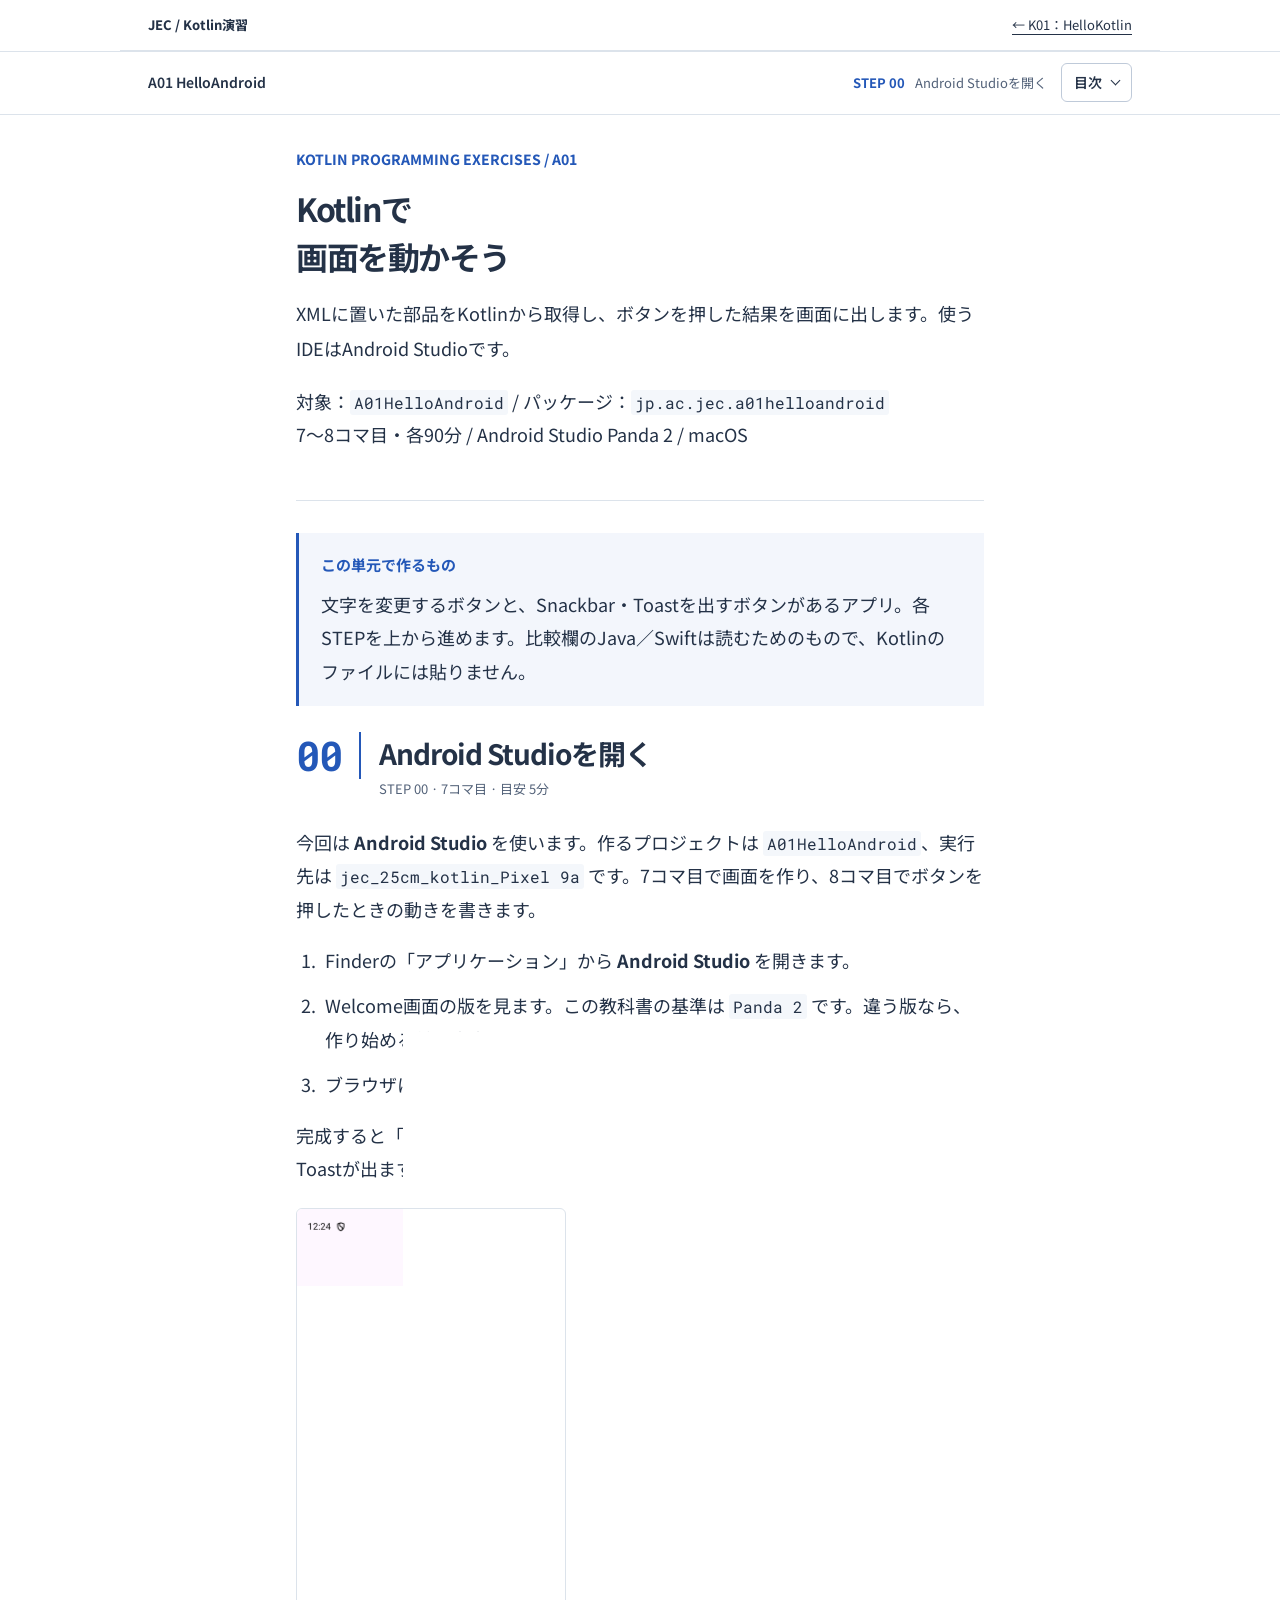
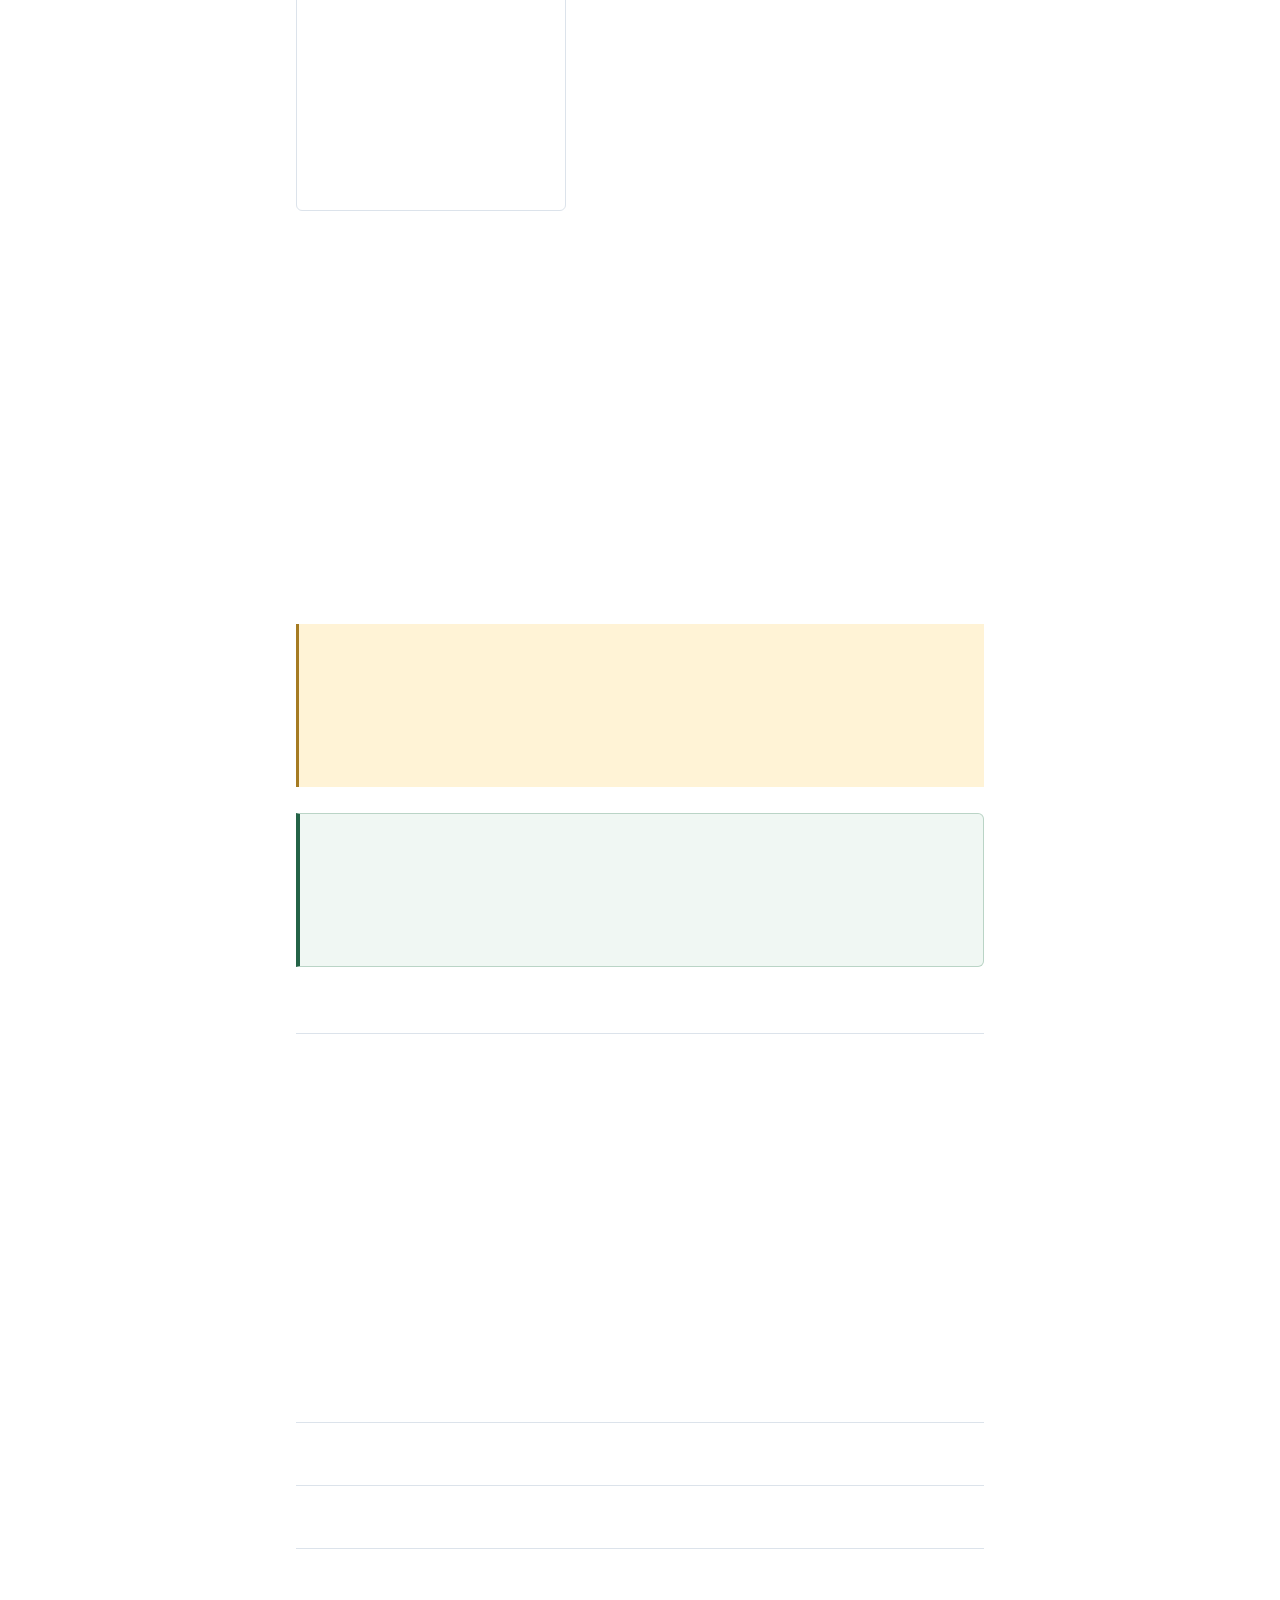
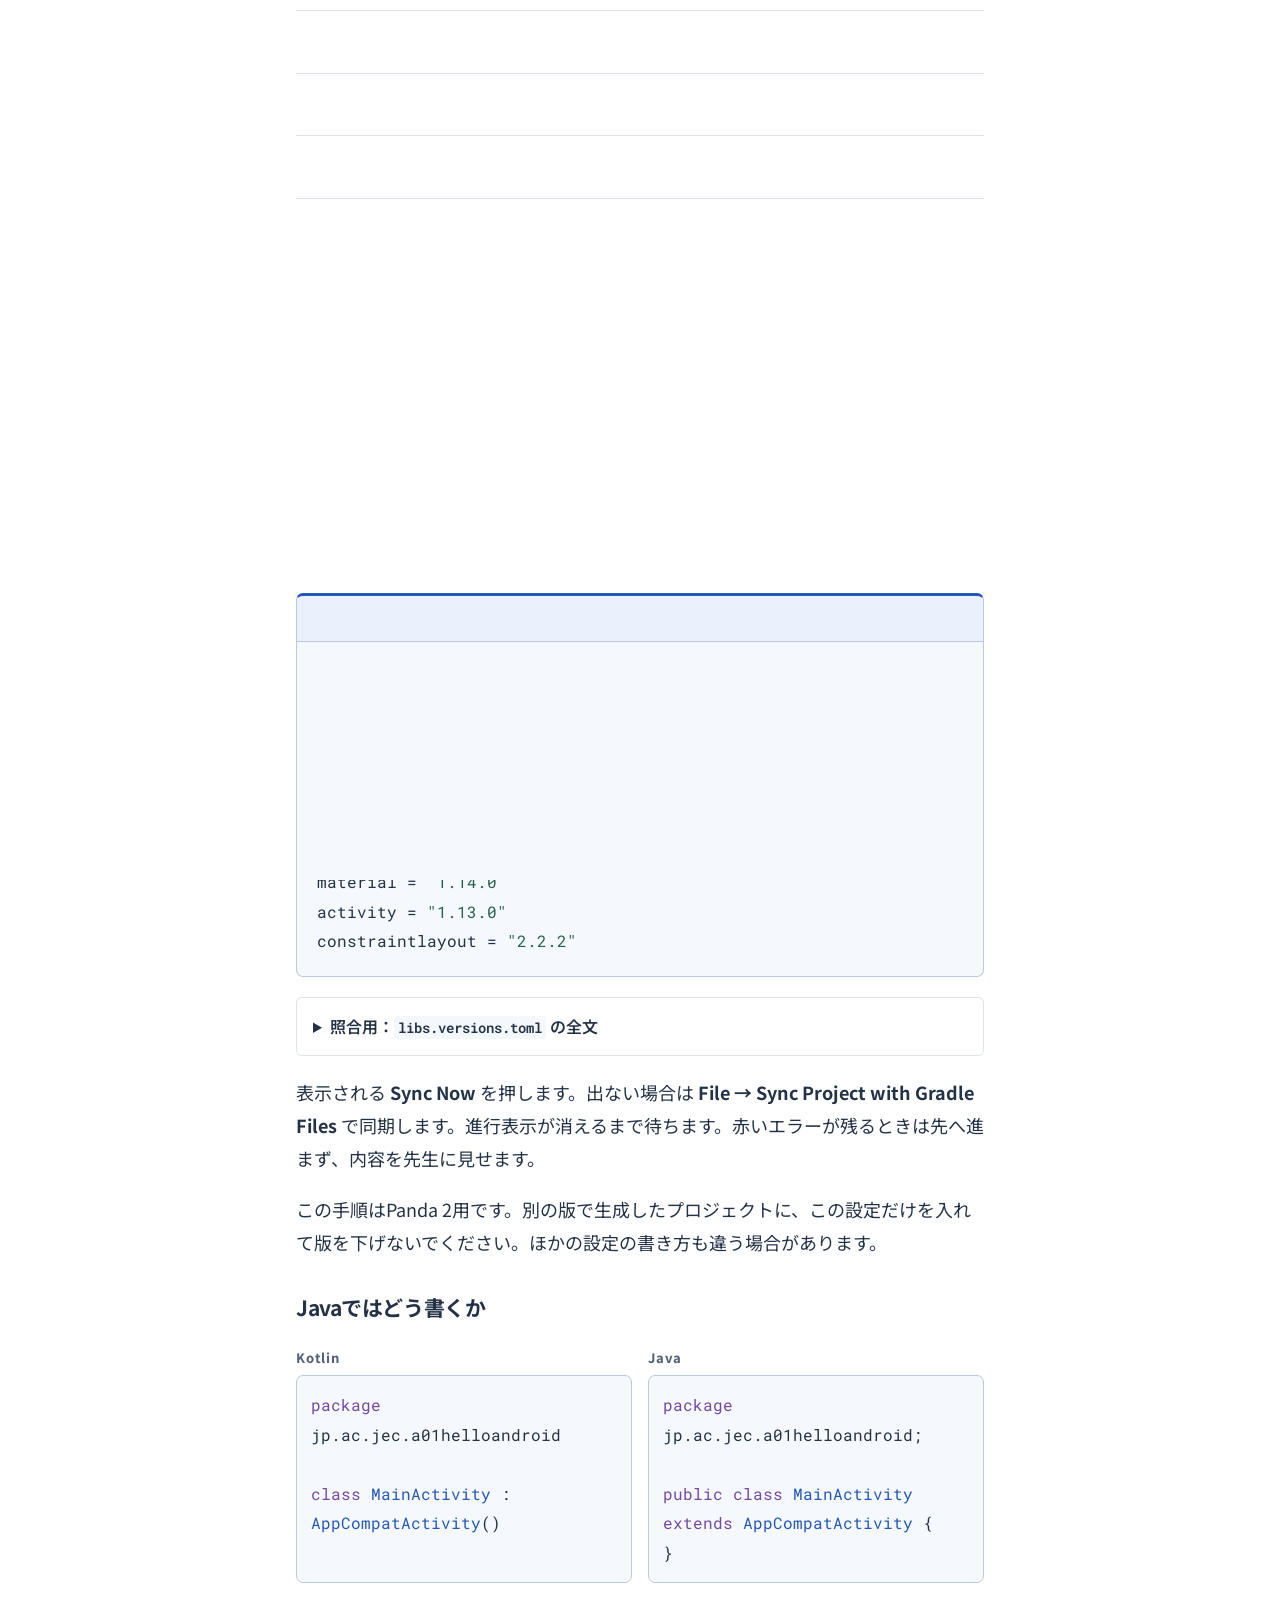
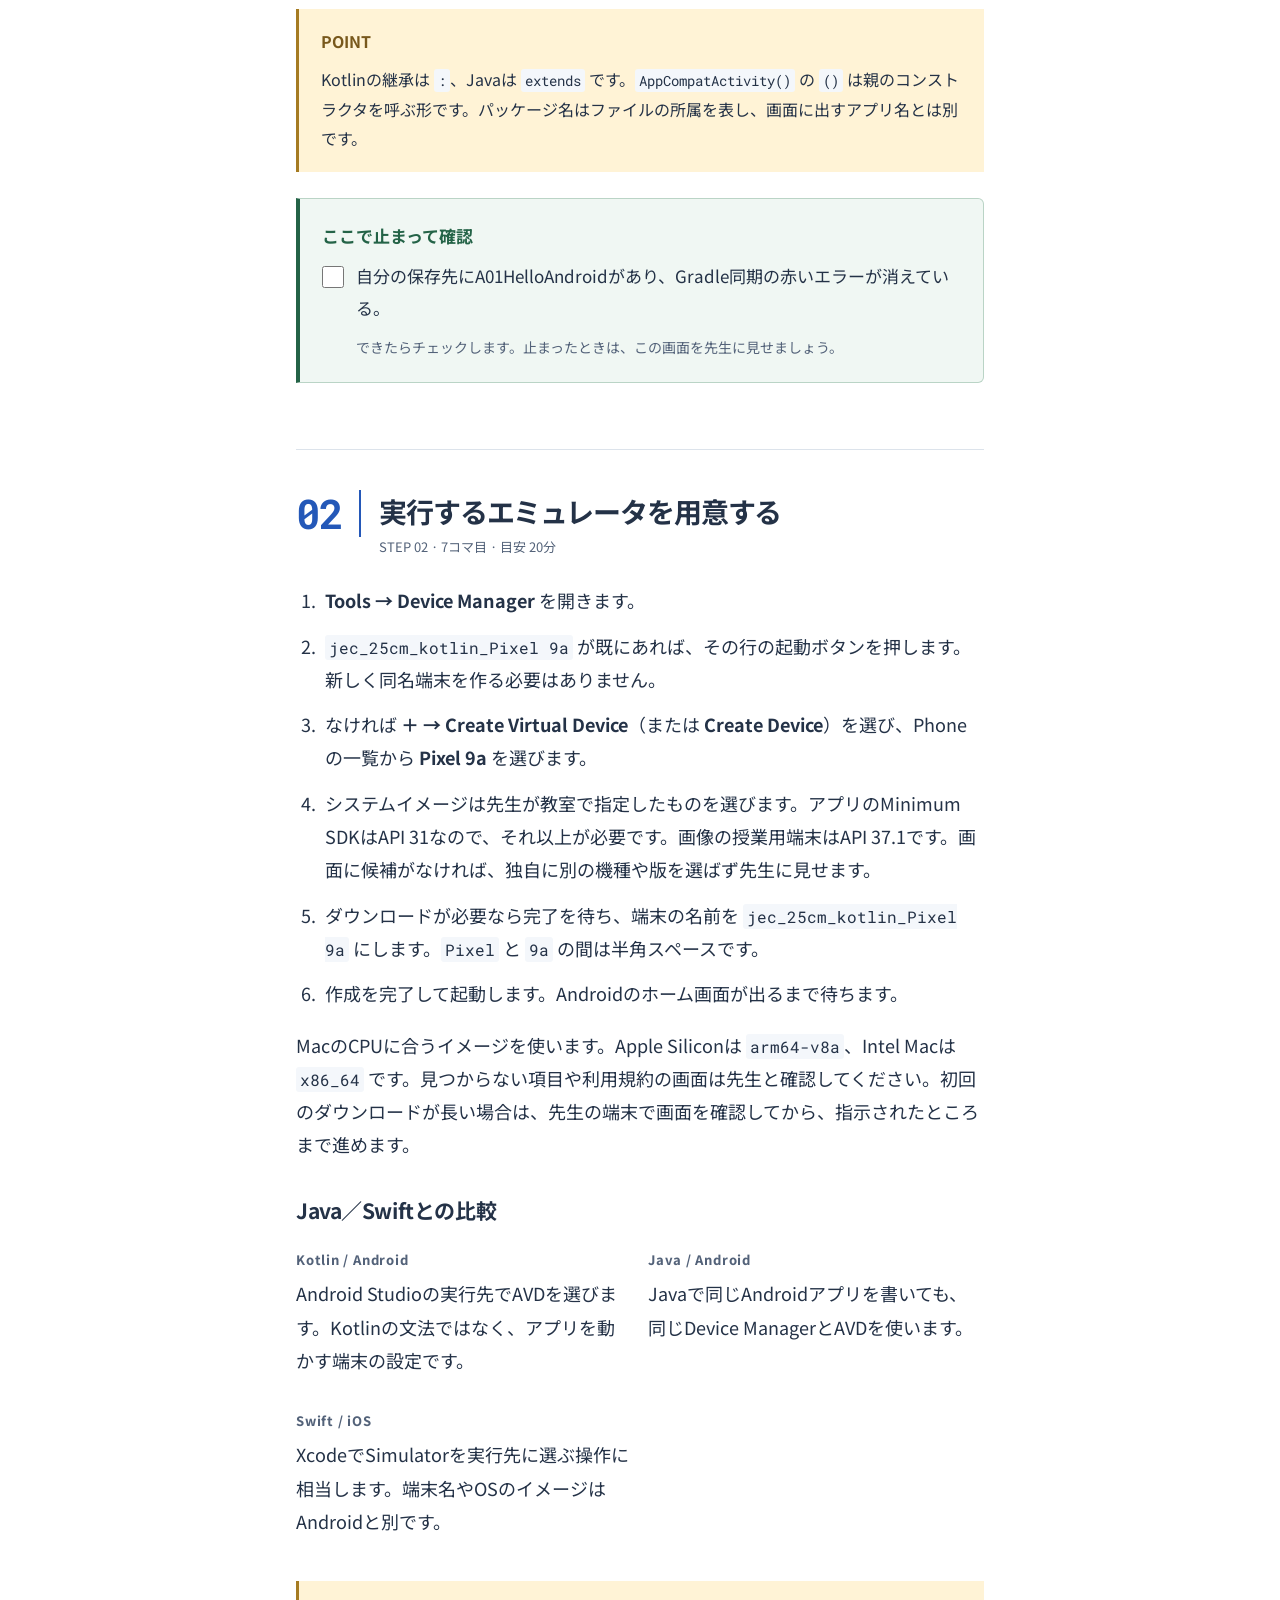
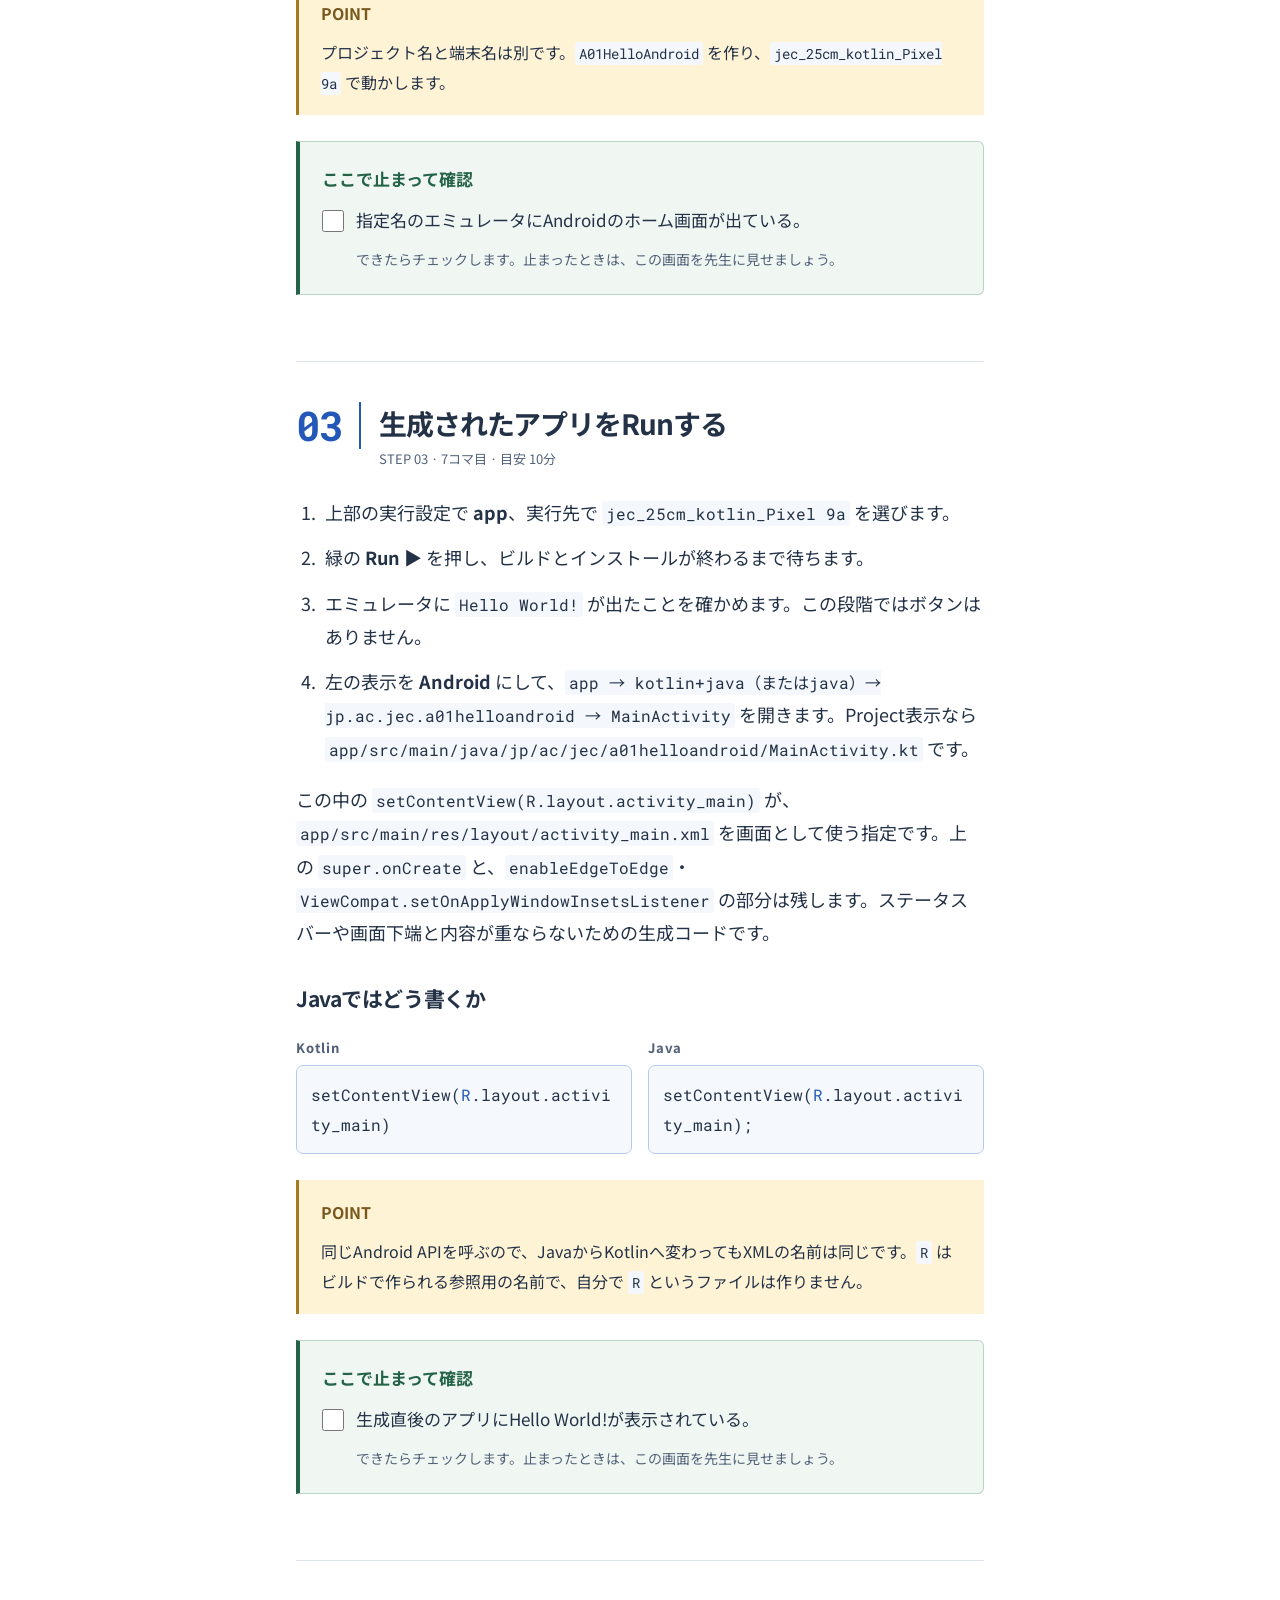
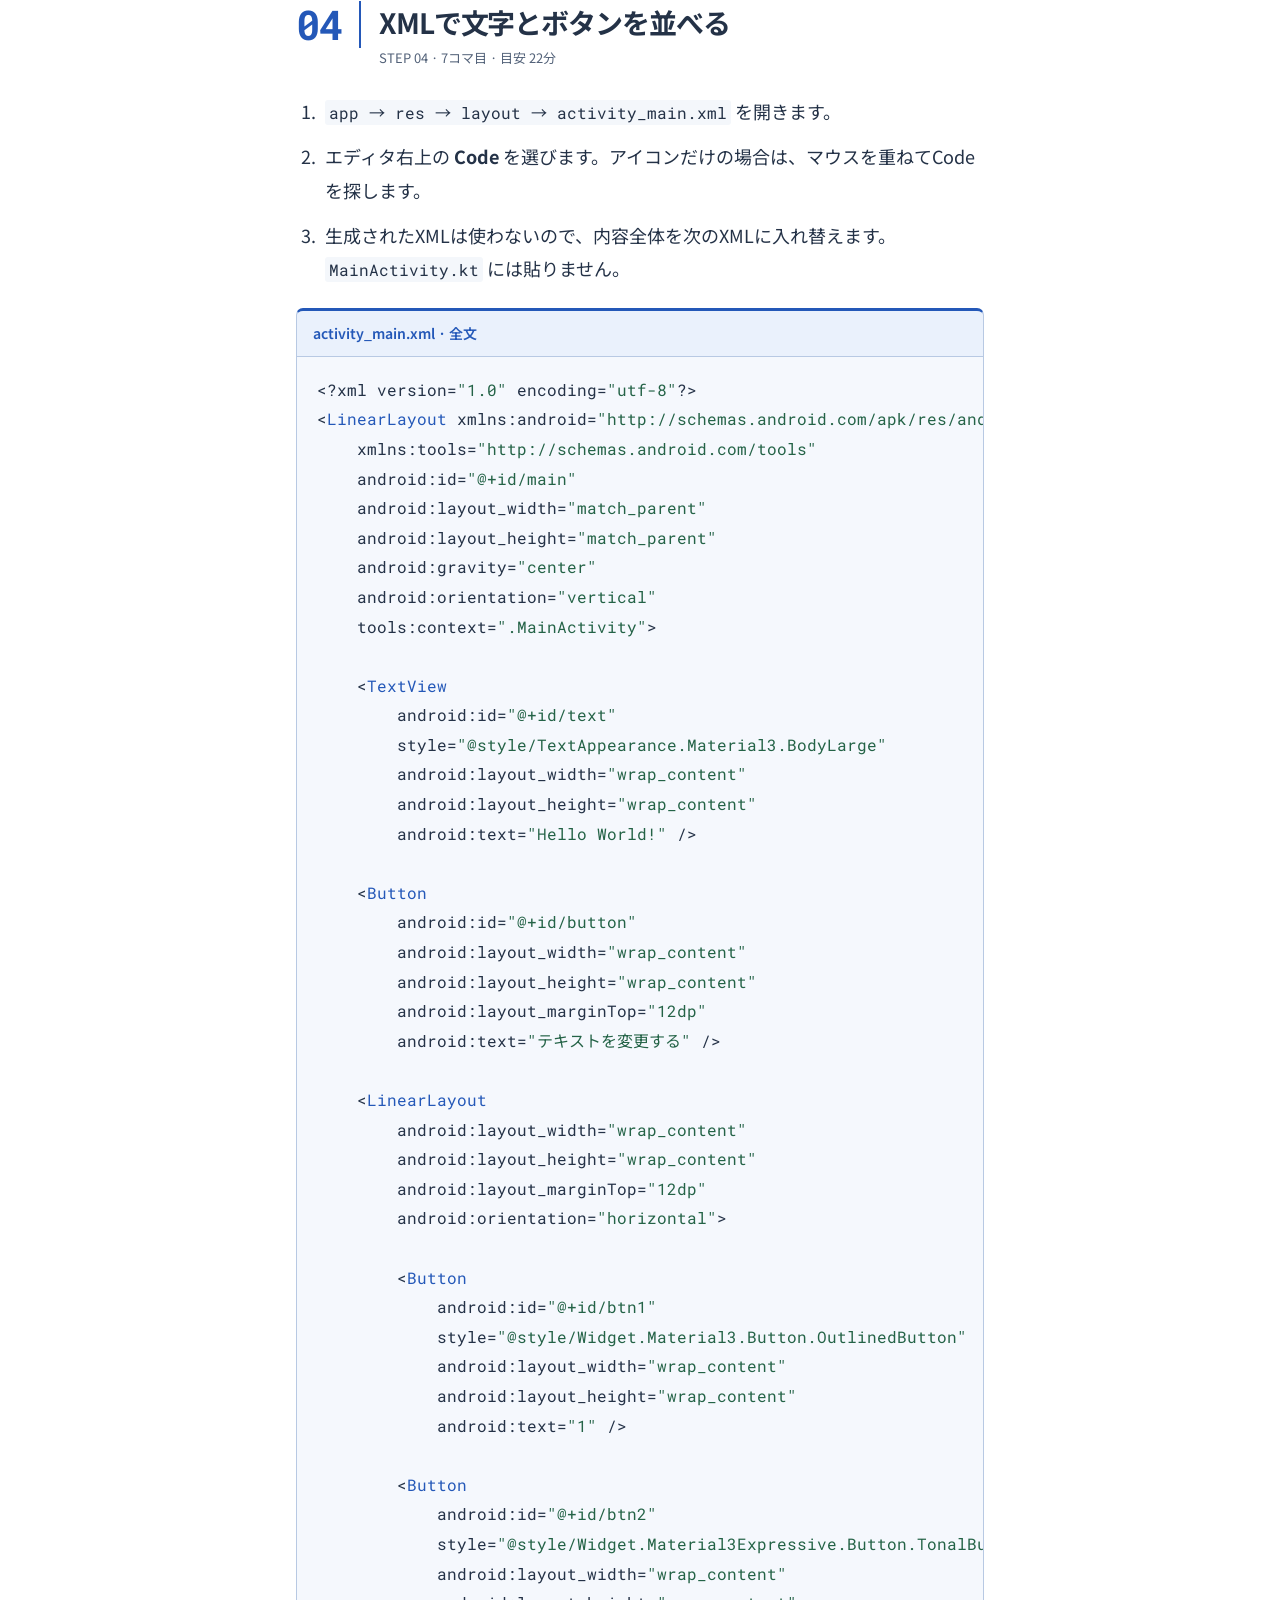
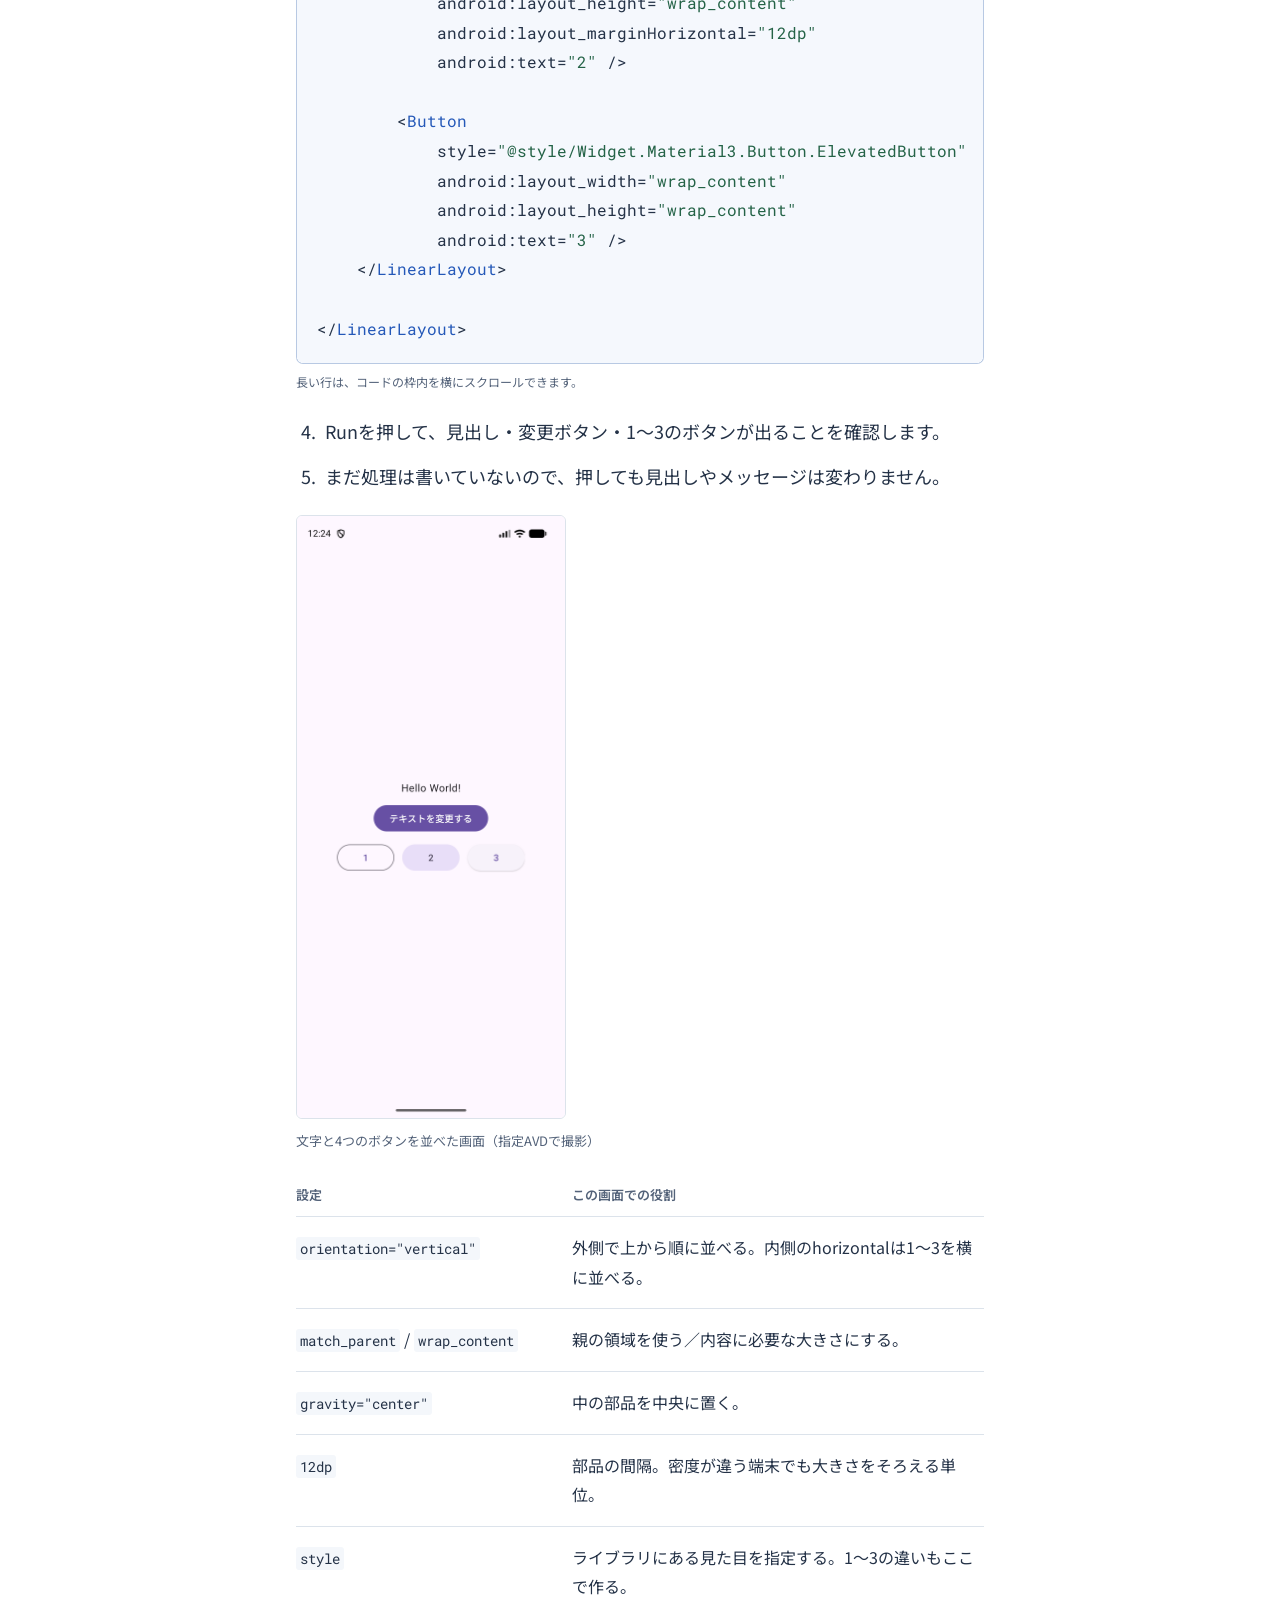
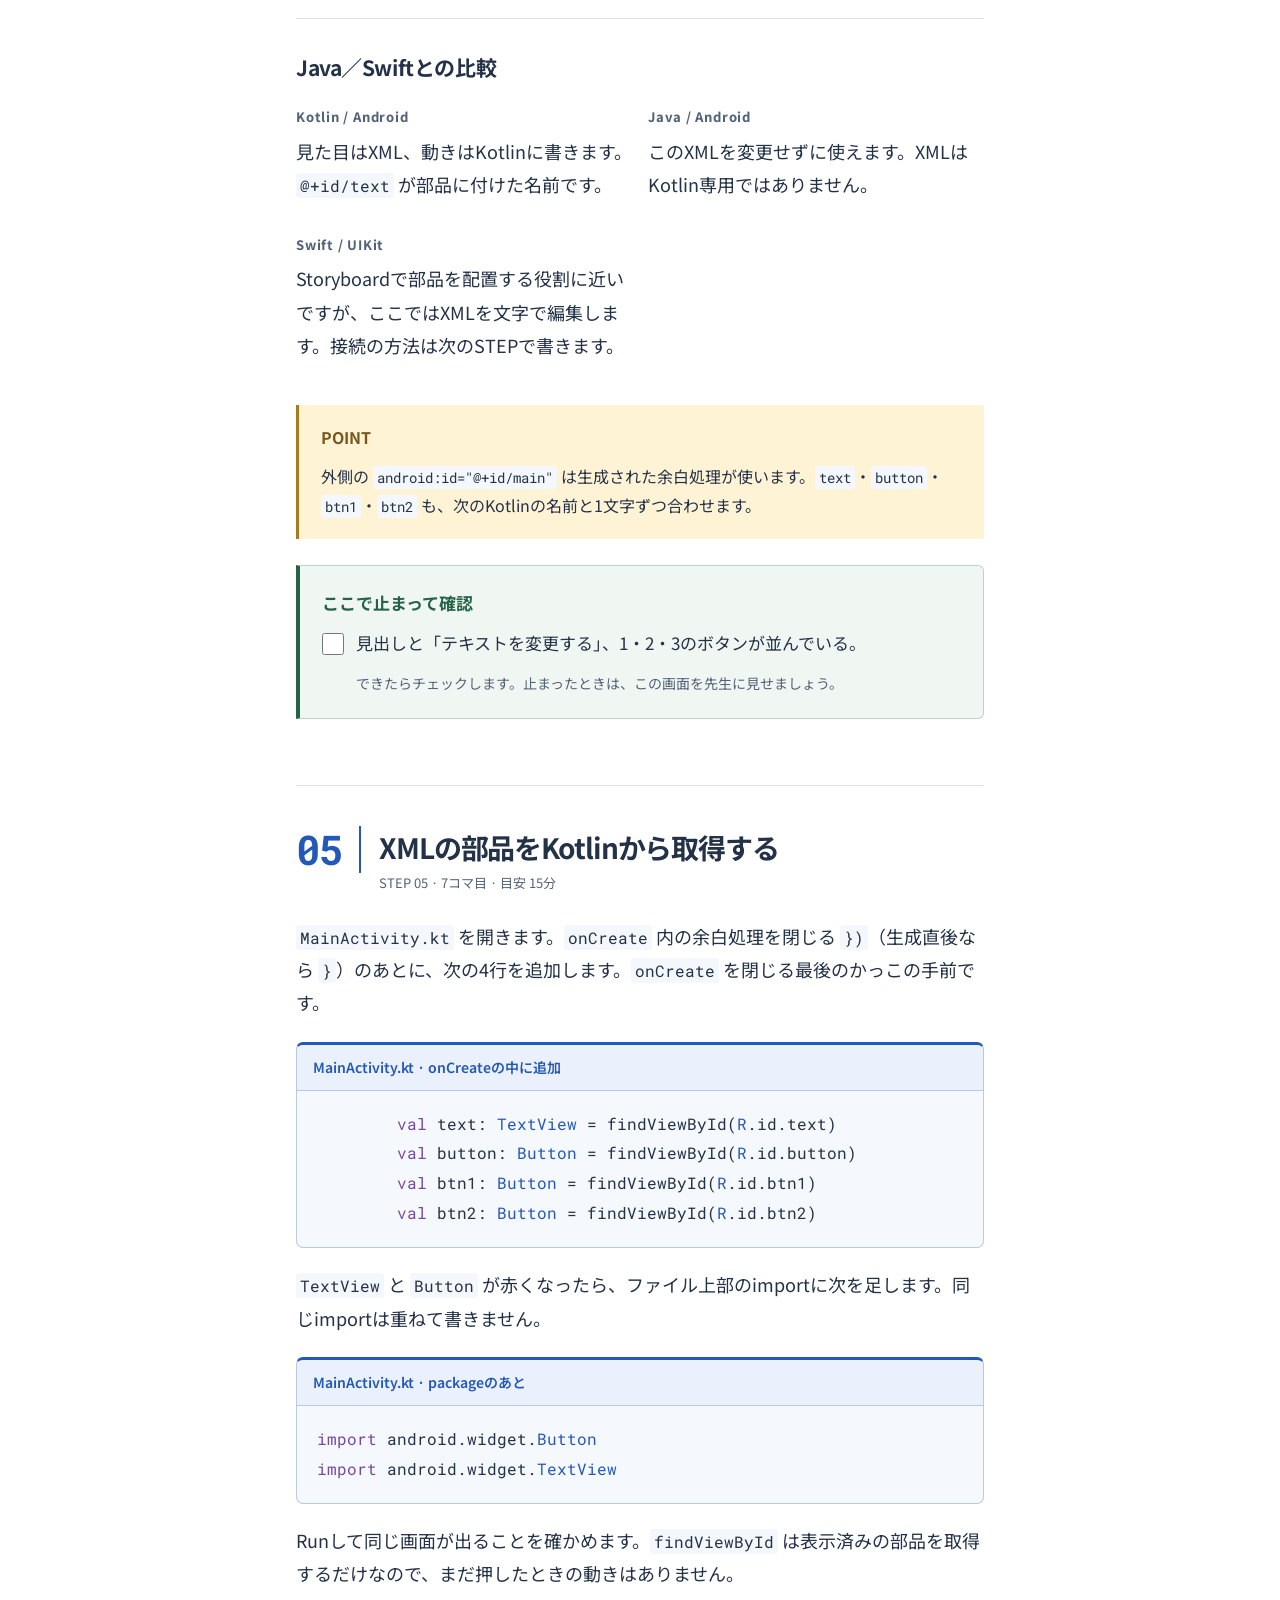
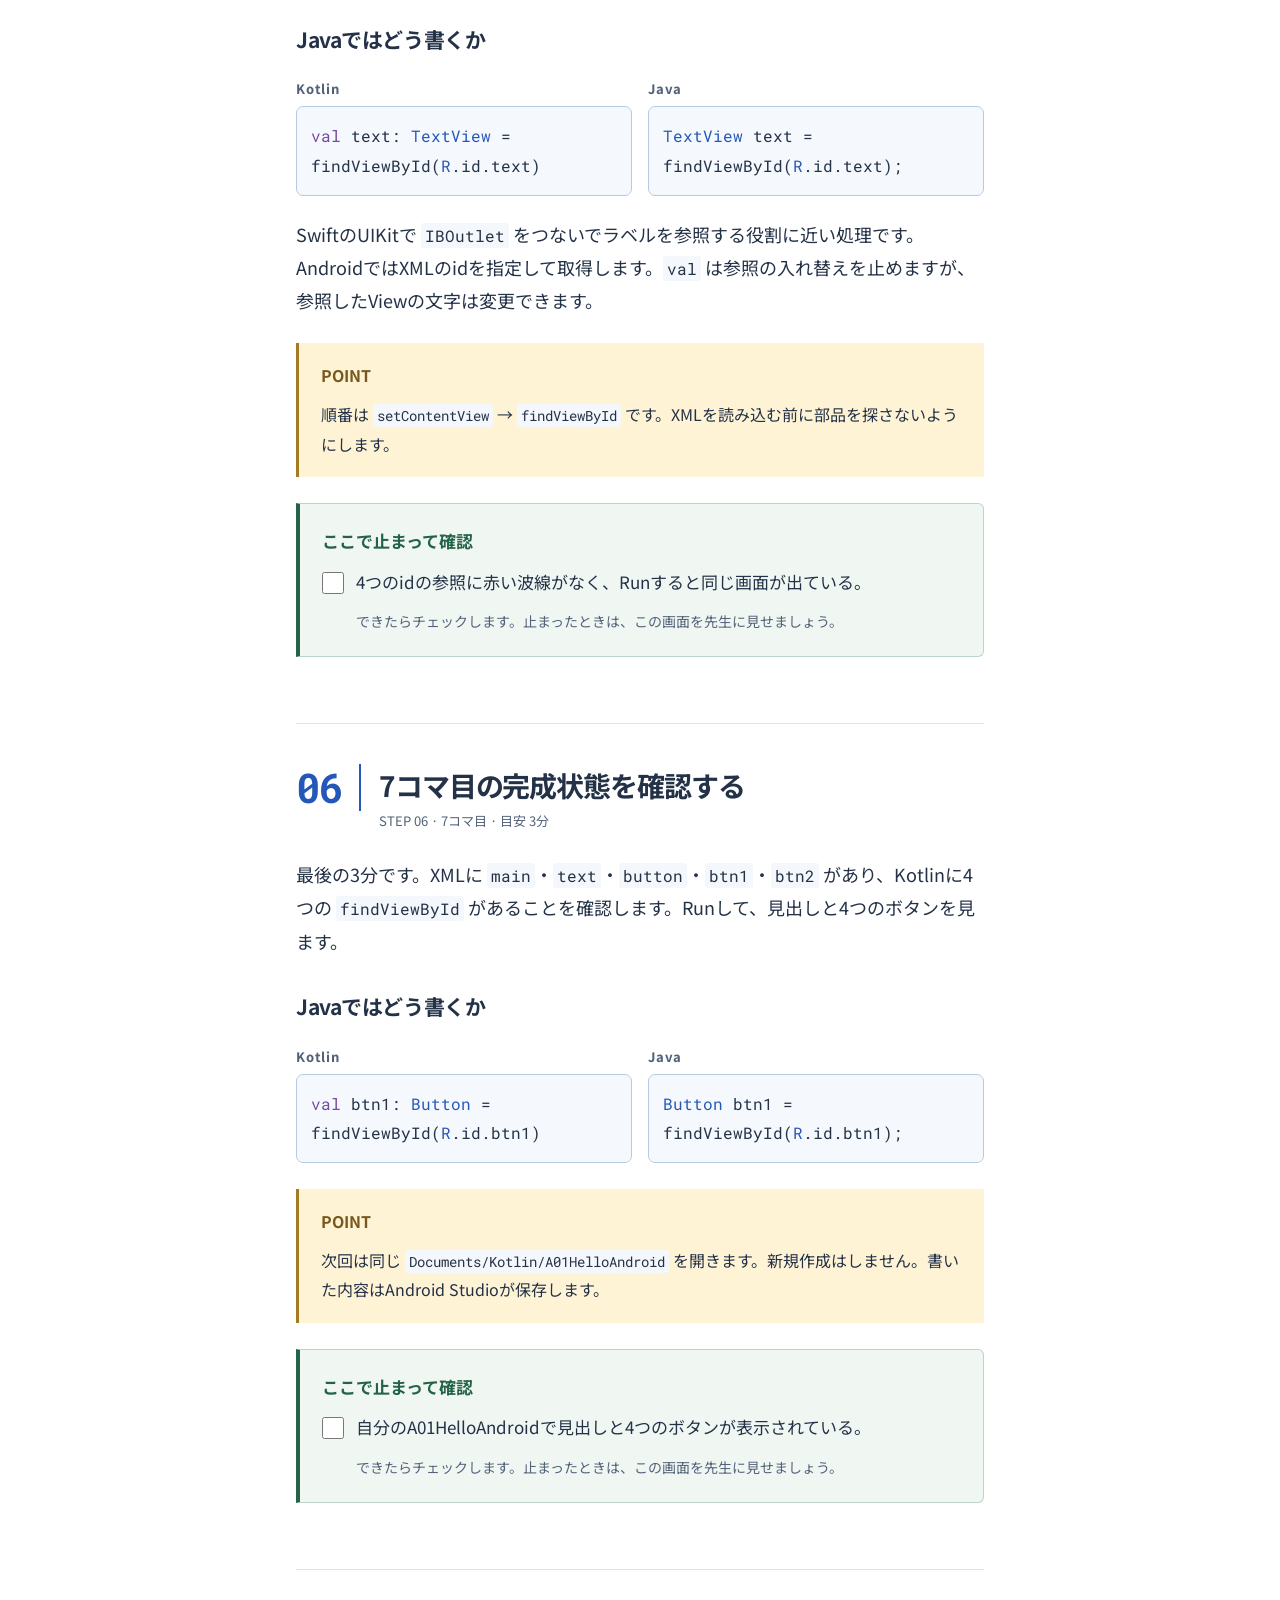
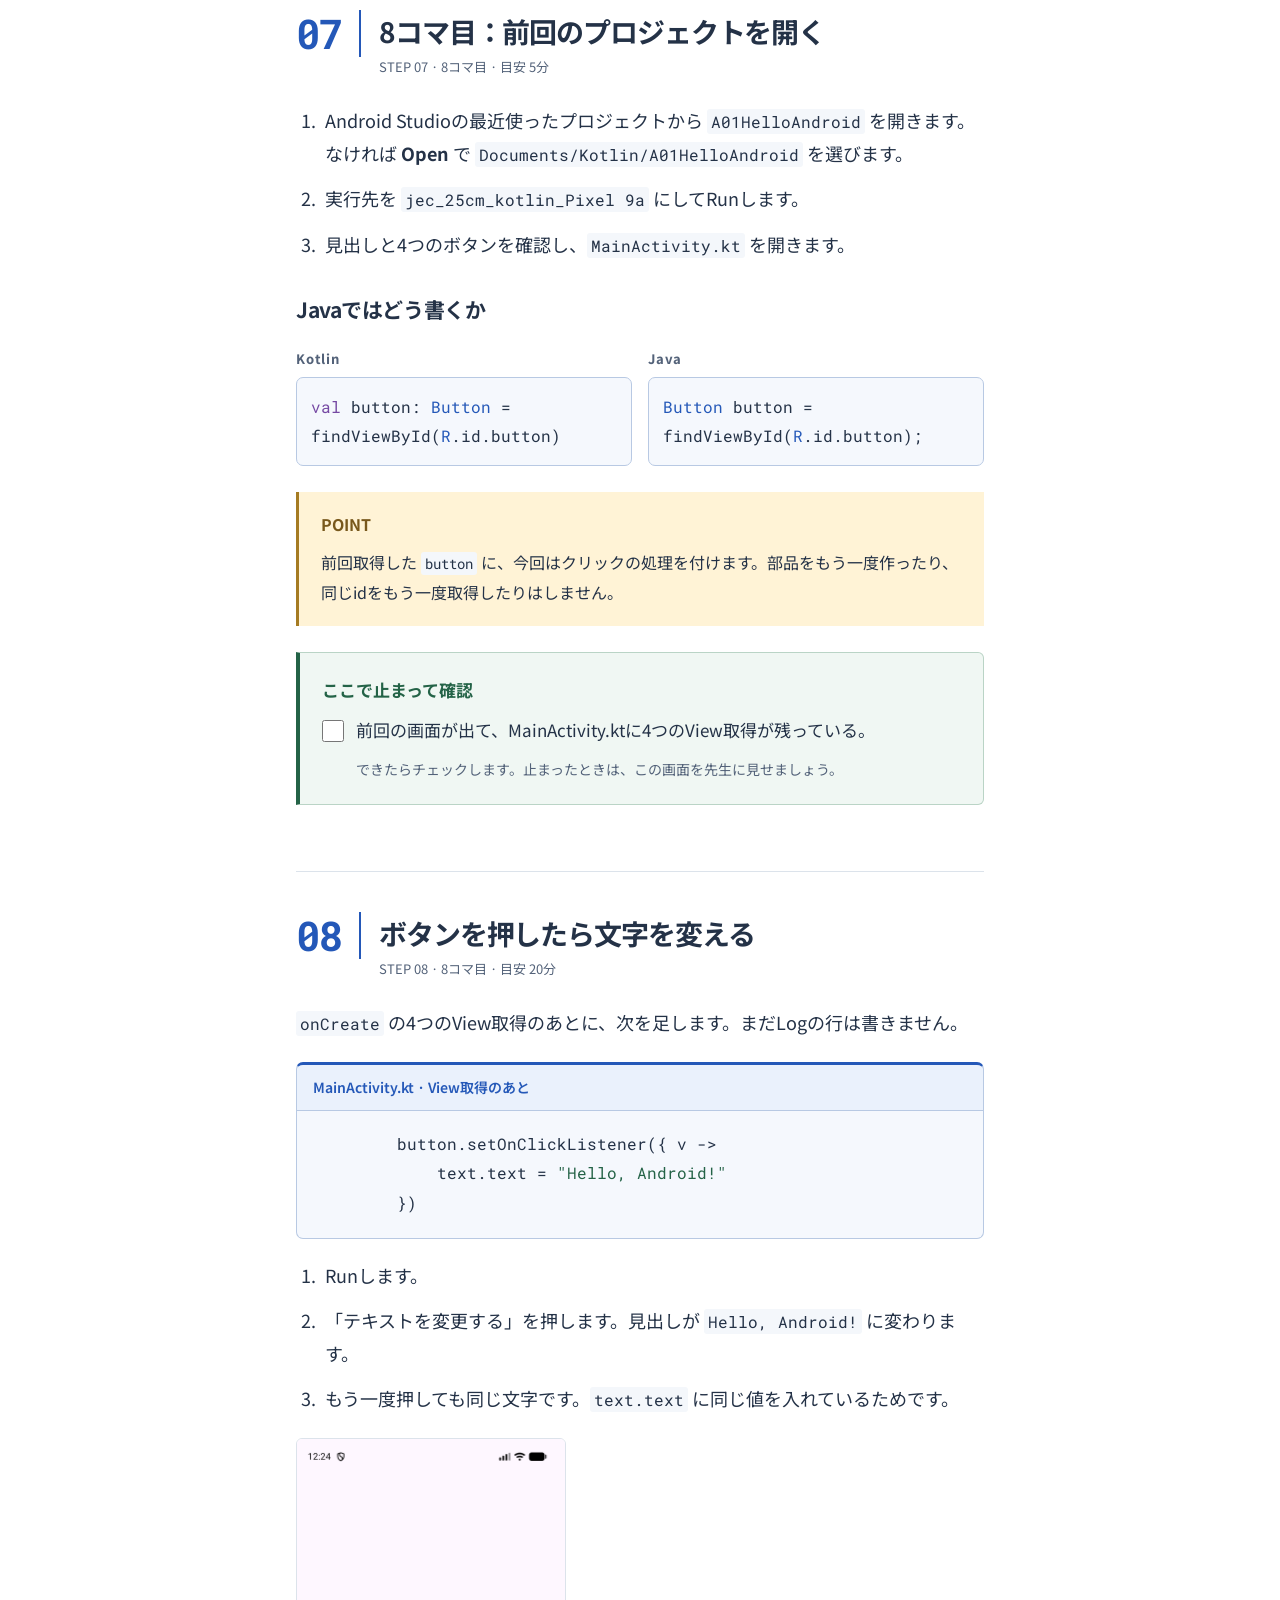
<file: docs/hello-android/index.html>
<!doctype html>
<html lang="ja"><head><meta charset="utf-8"><meta name="viewport" content="width=device-width, initial-scale=1">
<title>A01 HelloAndroid — Kotlinで画面を動かそう | Kotlin演習</title>
<meta name="description" content="Android Studio Panda 2でA01HelloAndroidを作る、90分×2コマの教科書。XMLとKotlinをつなぎ、Java・Swiftと比較して学びます。">
<link rel="stylesheet" href="../assets/textbook.css"><script src="../assets/textbook.js" defer></script></head>
<body class="textbook" data-progress-key="jec-kotlin-hello-android-v1"><a class="skip" href="#main">本文へ移動</a>
<header class="topbar"><span class="brand">JEC / Kotlin演習</span><a href="../hello-kotlin/index.html">← K01：HelloKotlin</a></header>
<div class="shell"><aside class="sidebar"><div class="sidebar-inner"><p class="course-label">A01 / Android Studio</p><h2>HelloAndroid</h2>
<div class="progress"><p data-progress-label>0 / 14 ステップ確認済み</p><progress max="14" value="0" aria-label="進捗"></progress></div><nav aria-label="目次"><ol><li><a href="#step-0">STEP 00 Android Studioを開く</a></li><li><a href="#step-1">STEP 01 自分のプロジェクトを作る</a></li><li><a href="#step-2">STEP 02 実行するエミュレータを用意する</a></li><li><a href="#step-3">STEP 03 生成されたアプリをRunする</a></li><li><a href="#step-4">STEP 04 XMLで文字とボタンを並べる</a></li><li><a href="#step-5">STEP 05 XMLの部品をKotlinから取得する</a></li><li><a href="#step-6">STEP 06 7コマ目の完成状態を確認する</a></li><li><a href="#step-7">STEP 07 8コマ目：前回のプロジェクトを開く</a></li><li><a href="#step-8">STEP 08 ボタンを押したら文字を変える</a></li><li><a href="#step-9">STEP 09 SnackbarとToastで結果を出す</a></li><li><a href="#step-10">STEP 10 Logcatで処理の順番を見る</a></li><li><a href="#step-11">STEP 11 完成コードと照合する</a></li><li><a href="#step-12">STEP 12 自分で変えられる場所を試す</a></li><li><a href="#step-13">STEP 13 8コマ目の完成状態を確認する</a></li></ol></nav><div class="resources"><a href="#help">困ったとき</a><a href="../hello-kotlin/index.html">K01：HelloKotlin</a><span aria-current="page">A01：HelloAndroid</span><a href="../calc-game/index.html">A02：CalcGame</a><a href="../github-search/index.html">A03：GithubSearch</a><a href="../funny-camera/index.html">A04：FunnyCamera</a><a href="../common/setup.html?from=hello-android">共通：はじめの準備</a><a href="../common/apk.html?from=hello-android">共通：提出課題とAPK</a><a href="../common/other-versions.html?from=hello-android">共通：ちがうAndroid Studioの版</a><a href="../common/help.html?from=hello-android">共通：困ったとき</a></div></div></aside>
<main id="main"><div class="hero"><p class="eyebrow">KOTLIN PROGRAMMING EXERCISES / A01</p><h1>Kotlinで<br>画面を動かそう</h1><p class="lede">XMLに置いた部品をKotlinから取得し、ボタンを押した結果を画面に出します。使うIDEはAndroid Studioです。</p><p>対象：<code>A01HelloAndroid</code> / パッケージ：<code>jp.ac.jec.a01helloandroid</code><br>7〜8コマ目・各90分 / Android Studio Panda 2 / macOS</p></div>
<div class="goal"><p class="box-title">この単元で作るもの</p><p>文字を変更するボタンと、Snackbar・Toastを出すボタンがあるアプリ。各STEPを上から進めます。比較欄のJava／Swiftは読むためのもので、Kotlinのファイルには貼りません。</p></div>
<section id="step-0"><p class="step-meta">STEP 00 · 7コマ目 · 目安 5分</p><h2>Android Studioを開く</h2>
<p>今回は <strong>Android Studio</strong> を使います。作るプロジェクトは <code>A01HelloAndroid</code>、実行先は <code>jec_25cm_kotlin_Pixel 9a</code> です。7コマ目で画面を作り、8コマ目でボタンを押したときの動きを書きます。</p>
<ol><li>Finderの「アプリケーション」から <strong>Android Studio</strong> を開きます。</li><li>Welcome画面の版を見ます。この教科書の基準は <code>Panda 2</code> です。違う版なら、作り始める前に先生に画面を見せます。</li><li>ブラウザには、この教科書を開いたままにします。</li></ol>
<p>完成すると「テキストを変更する」で見出しが変わり、「1」でSnackbar、「2」でToastが出ます。「3」は見た目を比べるためのボタンで、処理は付けません。</p>
<figure><img src="images/initial.png" alt="完成版を起動したときの画面" width="270" height="606" loading="lazy"><figcaption>完成版を起動したときの画面（指定AVDで撮影）</figcaption></figure>
<h3>Javaではどう書くか</h3><div class="compare"><div class="compare-item"><p class="compare-lang" translate="no">Kotlin</p><pre tabindex="0"><code>override fun onCreate(savedInstanceState: Bundle?) {
    super.onCreate(savedInstanceState)
}</code></pre>
</div><div class="compare-item"><p class="compare-lang" translate="no">Java</p><pre tabindex="0"><code>@Override
protected void onCreate(Bundle savedInstanceState) {
    super.onCreate(savedInstanceState);
}</code></pre>
</div></div>
<div class="note"><p class="box-title">POINT</p><p>Androidでは自分で <code>main</code> を呼びません。Androidが画面を準備するときに <code>onCreate</code> を呼びます。継承したメソッドを置き換える点はJavaと同じです。この比較は読むだけで、まだ入力しません。</p></div>
<div class="check"><p class="box-title">ここで止まって確認</p><label><input type="checkbox" data-check="step-00"><span>Android StudioのWelcome画面と、A01の教科書が開いている。</span></label><p>できたらチェックします。止まったときは、この画面を先生に見せましょう。</p></div></section>

<section id="step-1"><p class="step-meta">STEP 01 · 7コマ目 · 目安 15分</p><h2>自分のプロジェクトを作る</h2>
<ol><li>Welcome画面の <strong>New Project</strong> を選びます。プロジェクトが開いている場合は <strong>File → New → New Project…</strong> です。</li><li><strong>Phone and Tablet → Empty Views Activity → Next</strong> の順に選びます。<code>Empty Activity</code> はCompose用なので、今回は選びません。</li><li>次の表のとおり入力して、<strong>Finish</strong> を押します。</li></ol>
<table><thead><tr><th>項目</th><th>入力・選択</th></tr></thead><tbody>
<tr><td>Name</td><td><code>A01HelloAndroid</code></td></tr>
<tr><td>Package name</td><td><code>jp.ac.jec.a01helloandroid</code></td></tr>
<tr><td>Save location</td><td><code>/Users/ユーザ名/Documents/Kotlin/A01HelloAndroid</code></td></tr>
<tr><td>Language</td><td><code>Kotlin</code></td></tr>
<tr><td>Minimum SDK</td><td><code>API 31</code>（Android 12）</td></tr>
<tr><td>Build configuration language</td><td><code>Kotlin DSL (build.gradle.kts)</code></td></tr>
</tbody></table>
<p><code>ユーザ名</code> はMacの自分の名前に置き換えます。<strong>Save locationにはプロジェクト名まで含めます。</strong>最初のGradle同期には通信が必要です。Macから「書類」へのアクセスを聞かれたら、自分のプロジェクトを読むために許可します。</p>
<h3>授業で使うライブラリの版をそろえる</h3>
<p>同じPanda 2でも、作成日によってライブラリの版が変わります。左のProjectツールウィンドウの表示を <strong>Project</strong> に切り替え、<code>gradle → libs.versions.toml</code> を開き、先頭の <code>[versions]</code> の数字を次と見比べます。数字が違う行だけ、次の数字に書き換えます。<code>[libraries]</code> から下は変えません。これはKotlinのコードではなく、使う部品と版を指定する設定です。</p>
<div class="code-head">libs.versions.toml · [versions]</div><pre id="code-versions" tabindex="0"><code>[versions]
agp = "9.1.1"
coreKtx = "1.17.0"
junit = "4.13.2"
junitVersion = "1.3.0"
espressoCore = "3.7.0"
appcompat = "1.8.0"
material = "1.14.0"
activity = "1.13.0"
constraintlayout = "2.2.2"
</code></pre>
<details class="fulltext"><summary>照合用：<code>libs.versions.toml</code> の全文</summary>
<div class="code-head">libs.versions.toml · 全文</div><pre id="code-libs" tabindex="0"><code>[versions]
agp = "9.1.1"
coreKtx = "1.17.0"
junit = "4.13.2"
junitVersion = "1.3.0"
espressoCore = "3.7.0"
appcompat = "1.8.0"
material = "1.14.0"
activity = "1.13.0"
constraintlayout = "2.2.2"

[libraries]
androidx-core-ktx = { group = "androidx.core", name = "core-ktx", version.ref = "coreKtx" }
junit = { group = "junit", name = "junit", version.ref = "junit" }
androidx-junit = { group = "androidx.test.ext", name = "junit", version.ref = "junitVersion" }
androidx-espresso-core = { group = "androidx.test.espresso", name = "espresso-core", version.ref = "espressoCore" }
androidx-appcompat = { group = "androidx.appcompat", name = "appcompat", version.ref = "appcompat" }
material = { group = "com.google.android.material", name = "material", version.ref = "material" }
androidx-activity = { group = "androidx.activity", name = "activity", version.ref = "activity" }
androidx-constraintlayout = { group = "androidx.constraintlayout", name = "constraintlayout", version.ref = "constraintlayout" }

[plugins]
android-application = { id = "com.android.application", version.ref = "agp" }

</code></pre>
</details>
<p>表示される <strong>Sync Now</strong> を押します。出ない場合は <strong>File → Sync Project with Gradle Files</strong> で同期します。進行表示が消えるまで待ちます。赤いエラーが残るときは先へ進まず、内容を先生に見せます。</p>
<p>この手順はPanda 2用です。別の版で生成したプロジェクトに、この設定だけを入れて版を下げないでください。ほかの設定の書き方も違う場合があります。</p>
<h3>Javaではどう書くか</h3><div class="compare"><div class="compare-item"><p class="compare-lang" translate="no">Kotlin</p><pre tabindex="0"><code>package jp.ac.jec.a01helloandroid

class MainActivity : AppCompatActivity()</code></pre>
</div><div class="compare-item"><p class="compare-lang" translate="no">Java</p><pre tabindex="0"><code>package jp.ac.jec.a01helloandroid;

public class MainActivity extends AppCompatActivity {
}</code></pre>
</div></div>
<div class="note"><p class="box-title">POINT</p><p>Kotlinの継承は <code>:</code>、Javaは <code>extends</code> です。<code>AppCompatActivity()</code> の <code>()</code> は親のコンストラクタを呼ぶ形です。パッケージ名はファイルの所属を表し、画面に出すアプリ名とは別です。</p></div>
<div class="check"><p class="box-title">ここで止まって確認</p><label><input type="checkbox" data-check="step-01"><span>自分の保存先にA01HelloAndroidがあり、Gradle同期の赤いエラーが消えている。</span></label><p>できたらチェックします。止まったときは、この画面を先生に見せましょう。</p></div></section>

<section id="step-2"><p class="step-meta">STEP 02 · 7コマ目 · 目安 20分</p><h2>実行するエミュレータを用意する</h2>
<ol><li><strong>Tools → Device Manager</strong> を開きます。</li><li><code>jec_25cm_kotlin_Pixel 9a</code> が既にあれば、その行の起動ボタンを押します。新しく同名端末を作る必要はありません。</li><li>なければ <strong>＋ → Create Virtual Device</strong>（または <strong>Create Device</strong>）を選び、Phoneの一覧から <strong>Pixel 9a</strong> を選びます。</li><li>システムイメージは先生が教室で指定したものを選びます。アプリのMinimum SDKはAPI 31なので、それ以上が必要です。画像の授業用端末はAPI 37.1です。画面に候補がなければ、独自に別の機種や版を選ばず先生に見せます。</li><li>ダウンロードが必要なら完了を待ち、端末の名前を <code>jec_25cm_kotlin_Pixel 9a</code> にします。<code>Pixel</code> と <code>9a</code> の間は半角スペースです。</li><li>作成を完了して起動します。Androidのホーム画面が出るまで待ちます。</li></ol>
<p>MacのCPUに合うイメージを使います。Apple Siliconは <code>arm64-v8a</code>、Intel Macは <code>x86_64</code> です。見つからない項目や利用規約の画面は先生と確認してください。初回のダウンロードが長い場合は、先生の端末で画面を確認してから、指示されたところまで進めます。</p>
<h3>Java／Swiftとの比較</h3><div class="compare"><div class="compare-item"><p class="compare-lang" translate="no">Kotlin / Android</p><p>Android Studioの実行先でAVDを選びます。Kotlinの文法ではなく、アプリを動かす端末の設定です。</p></div><div class="compare-item"><p class="compare-lang" translate="no">Java / Android</p><p>Javaで同じAndroidアプリを書いても、同じDevice ManagerとAVDを使います。</p></div><div class="compare-item"><p class="compare-lang" translate="no">Swift / iOS</p><p>XcodeでSimulatorを実行先に選ぶ操作に相当します。端末名やOSのイメージはAndroidと別です。</p></div></div>
<div class="note"><p class="box-title">POINT</p><p>プロジェクト名と端末名は別です。<code>A01HelloAndroid</code> を作り、<code>jec_25cm_kotlin_Pixel 9a</code> で動かします。</p></div>
<div class="check"><p class="box-title">ここで止まって確認</p><label><input type="checkbox" data-check="step-02"><span>指定名のエミュレータにAndroidのホーム画面が出ている。</span></label><p>できたらチェックします。止まったときは、この画面を先生に見せましょう。</p></div></section>

<section id="step-3"><p class="step-meta">STEP 03 · 7コマ目 · 目安 10分</p><h2>生成されたアプリをRunする</h2>
<ol><li>上部の実行設定で <strong>app</strong>、実行先で <code>jec_25cm_kotlin_Pixel 9a</code> を選びます。</li><li>緑の <strong>Run ▶</strong> を押し、ビルドとインストールが終わるまで待ちます。</li><li>エミュレータに <code>Hello World!</code> が出たことを確かめます。この段階ではボタンはありません。</li><li>左の表示を <strong>Android</strong> にして、<code>app → kotlin+java（またはjava）→ jp.ac.jec.a01helloandroid → MainActivity</code> を開きます。Project表示なら <code>app/src/main/java/jp/ac/jec/a01helloandroid/MainActivity.kt</code> です。</li></ol>
<p>この中の <code>setContentView(R.layout.activity_main)</code> が、<code>app/src/main/res/layout/activity_main.xml</code> を画面として使う指定です。上の <code>super.onCreate</code> と、<code>enableEdgeToEdge</code>・<code>ViewCompat.setOnApplyWindowInsetsListener</code> の部分は残します。ステータスバーや画面下端と内容が重ならないための生成コードです。</p>
<h3>Javaではどう書くか</h3><div class="compare"><div class="compare-item"><p class="compare-lang" translate="no">Kotlin</p><pre tabindex="0"><code>setContentView(R.layout.activity_main)</code></pre>
</div><div class="compare-item"><p class="compare-lang" translate="no">Java</p><pre tabindex="0"><code>setContentView(R.layout.activity_main);</code></pre>
</div></div>
<div class="note"><p class="box-title">POINT</p><p>同じAndroid APIを呼ぶので、JavaからKotlinへ変わってもXMLの名前は同じです。<code>R</code> はビルドで作られる参照用の名前で、自分で <code>R</code> というファイルは作りません。</p></div>
<div class="check"><p class="box-title">ここで止まって確認</p><label><input type="checkbox" data-check="step-03"><span>生成直後のアプリにHello World!が表示されている。</span></label><p>できたらチェックします。止まったときは、この画面を先生に見せましょう。</p></div></section>

<section id="step-4"><p class="step-meta">STEP 04 · 7コマ目 · 目安 22分</p><h2>XMLで文字とボタンを並べる</h2>
<ol><li><code>app → res → layout → activity_main.xml</code> を開きます。</li><li>エディタ右上の <strong>Code</strong> を選びます。アイコンだけの場合は、マウスを重ねてCodeを探します。</li><li>生成されたXMLは使わないので、内容全体を次のXMLに入れ替えます。<code>MainActivity.kt</code> には貼りません。</li></ol>
<div class="code-head">activity_main.xml · 全文</div><pre id="code-layout" tabindex="0"><code>&lt;?xml version="1.0" encoding="utf-8"?&gt;
&lt;LinearLayout xmlns:android="http://schemas.android.com/apk/res/android"
    xmlns:tools="http://schemas.android.com/tools"
    android:id="@+id/main"
    android:layout_width="match_parent"
    android:layout_height="match_parent"
    android:gravity="center"
    android:orientation="vertical"
    tools:context=".MainActivity"&gt;

    &lt;TextView
        android:id="@+id/text"
        style="@style/TextAppearance.Material3.BodyLarge"
        android:layout_width="wrap_content"
        android:layout_height="wrap_content"
        android:text="Hello World!" /&gt;

    &lt;Button
        android:id="@+id/button"
        android:layout_width="wrap_content"
        android:layout_height="wrap_content"
        android:layout_marginTop="12dp"
        android:text="テキストを変更する" /&gt;

    &lt;LinearLayout
        android:layout_width="wrap_content"
        android:layout_height="wrap_content"
        android:layout_marginTop="12dp"
        android:orientation="horizontal"&gt;

        &lt;Button
            android:id="@+id/btn1"
            style="@style/Widget.Material3.Button.OutlinedButton"
            android:layout_width="wrap_content"
            android:layout_height="wrap_content"
            android:text="1" /&gt;

        &lt;Button
            android:id="@+id/btn2"
            style="@style/Widget.Material3Expressive.Button.TonalButton"
            android:layout_width="wrap_content"
            android:layout_height="wrap_content"
            android:layout_marginHorizontal="12dp"
            android:text="2" /&gt;

        &lt;Button
            style="@style/Widget.Material3.Button.ElevatedButton"
            android:layout_width="wrap_content"
            android:layout_height="wrap_content"
            android:text="3" /&gt;
    &lt;/LinearLayout&gt;

&lt;/LinearLayout&gt;</code></pre>
<ol start="4"><li>Runを押して、見出し・変更ボタン・1〜3のボタンが出ることを確認します。</li><li>まだ処理は書いていないので、押しても見出しやメッセージは変わりません。</li></ol>
<figure><img src="images/initial.png" alt="文字と4つのボタンを並べた画面" width="270" height="606" loading="lazy"><figcaption>文字と4つのボタンを並べた画面（指定AVDで撮影）</figcaption></figure>
<table><thead><tr><th>設定</th><th>この画面での役割</th></tr></thead><tbody><tr><td><code>orientation="vertical"</code></td><td>外側で上から順に並べる。内側のhorizontalは1〜3を横に並べる。</td></tr><tr><td><code>match_parent</code> / <code>wrap_content</code></td><td>親の領域を使う／内容に必要な大きさにする。</td></tr><tr><td><code>gravity="center"</code></td><td>中の部品を中央に置く。</td></tr><tr><td><code>12dp</code></td><td>部品の間隔。密度が違う端末でも大きさをそろえる単位。</td></tr><tr><td><code>style</code></td><td>ライブラリにある見た目を指定する。1〜3の違いもここで作る。</td></tr></tbody></table>
<h3>Java／Swiftとの比較</h3><div class="compare"><div class="compare-item"><p class="compare-lang" translate="no">Kotlin / Android</p><p>見た目はXML、動きはKotlinに書きます。<code>@+id/text</code> が部品に付けた名前です。</p></div><div class="compare-item"><p class="compare-lang" translate="no">Java / Android</p><p>このXMLを変更せずに使えます。XMLはKotlin専用ではありません。</p></div><div class="compare-item"><p class="compare-lang" translate="no">Swift / UIKit</p><p>Storyboardで部品を配置する役割に近いですが、ここではXMLを文字で編集します。接続の方法は次のSTEPで書きます。</p></div></div>
<div class="note"><p class="box-title">POINT</p><p>外側の <code>android:id="@+id/main"</code> は生成された余白処理が使います。<code>text</code>・<code>button</code>・<code>btn1</code>・<code>btn2</code> も、次のKotlinの名前と1文字ずつ合わせます。</p></div>
<div class="check"><p class="box-title">ここで止まって確認</p><label><input type="checkbox" data-check="step-04"><span>見出しと「テキストを変更する」、1・2・3のボタンが並んでいる。</span></label><p>できたらチェックします。止まったときは、この画面を先生に見せましょう。</p></div></section>

<section id="step-5"><p class="step-meta">STEP 05 · 7コマ目 · 目安 15分</p><h2>XMLの部品をKotlinから取得する</h2>
<p><code>MainActivity.kt</code> を開きます。<code>onCreate</code> 内の余白処理を閉じる <code>})</code>（生成直後なら <code>}</code>）のあとに、次の4行を追加します。<code>onCreate</code> を閉じる最後のかっこの手前です。</p>
<div class="code-head">MainActivity.kt · onCreateの中に追加</div><pre tabindex="0"><code>        val text: TextView = findViewById(R.id.text)
        val button: Button = findViewById(R.id.button)
        val btn1: Button = findViewById(R.id.btn1)
        val btn2: Button = findViewById(R.id.btn2)</code></pre>
<p><code>TextView</code> と <code>Button</code> が赤くなったら、ファイル上部のimportに次を足します。同じimportは重ねて書きません。</p>
<div class="code-head">MainActivity.kt · packageのあと</div><pre tabindex="0"><code>import android.widget.Button
import android.widget.TextView</code></pre>
<p>Runして同じ画面が出ることを確かめます。<code>findViewById</code> は表示済みの部品を取得するだけなので、まだ押したときの動きはありません。</p>
<h3>Javaではどう書くか</h3><div class="compare"><div class="compare-item"><p class="compare-lang" translate="no">Kotlin</p><pre tabindex="0"><code>val text: TextView = findViewById(R.id.text)</code></pre>
</div><div class="compare-item"><p class="compare-lang" translate="no">Java</p><pre tabindex="0"><code>TextView text = findViewById(R.id.text);</code></pre>
</div></div>
<p>SwiftのUIKitで <code>IBOutlet</code> をつないでラベルを参照する役割に近い処理です。AndroidではXMLのidを指定して取得します。<code>val</code> は参照の入れ替えを止めますが、参照したViewの文字は変更できます。</p>
<div class="note"><p class="box-title">POINT</p><p>順番は <code>setContentView</code> → <code>findViewById</code> です。XMLを読み込む前に部品を探さないようにします。</p></div>
<div class="check"><p class="box-title">ここで止まって確認</p><label><input type="checkbox" data-check="step-05"><span>4つのidの参照に赤い波線がなく、Runすると同じ画面が出ている。</span></label><p>できたらチェックします。止まったときは、この画面を先生に見せましょう。</p></div></section>

<section id="step-6"><p class="step-meta">STEP 06 · 7コマ目 · 目安 3分</p><h2>7コマ目の完成状態を確認する</h2>
<p>最後の3分です。XMLに <code>main</code>・<code>text</code>・<code>button</code>・<code>btn1</code>・<code>btn2</code> があり、Kotlinに4つの <code>findViewById</code> があることを確認します。Runして、見出しと4つのボタンを見ます。</p>
<h3>Javaではどう書くか</h3><div class="compare"><div class="compare-item"><p class="compare-lang" translate="no">Kotlin</p><pre tabindex="0"><code>val btn1: Button = findViewById(R.id.btn1)</code></pre>
</div><div class="compare-item"><p class="compare-lang" translate="no">Java</p><pre tabindex="0"><code>Button btn1 = findViewById(R.id.btn1);</code></pre>
</div></div>
<div class="note"><p class="box-title">POINT</p><p>次回は同じ <code>Documents/Kotlin/A01HelloAndroid</code> を開きます。新規作成はしません。書いた内容はAndroid Studioが保存します。</p></div>
<div class="check"><p class="box-title">ここで止まって確認</p><label><input type="checkbox" data-check="step-06"><span>自分のA01HelloAndroidで見出しと4つのボタンが表示されている。</span></label><p>できたらチェックします。止まったときは、この画面を先生に見せましょう。</p></div></section>

<section id="step-7"><p class="step-meta">STEP 07 · 8コマ目 · 目安 5分</p><h2>8コマ目：前回のプロジェクトを開く</h2>
<ol><li>Android Studioの最近使ったプロジェクトから <code>A01HelloAndroid</code> を開きます。なければ <strong>Open</strong> で <code>Documents/Kotlin/A01HelloAndroid</code> を選びます。</li><li>実行先を <code>jec_25cm_kotlin_Pixel 9a</code> にしてRunします。</li><li>見出しと4つのボタンを確認し、<code>MainActivity.kt</code> を開きます。</li></ol>
<h3>Javaではどう書くか</h3><div class="compare"><div class="compare-item"><p class="compare-lang" translate="no">Kotlin</p><pre tabindex="0"><code>val button: Button = findViewById(R.id.button)</code></pre>
</div><div class="compare-item"><p class="compare-lang" translate="no">Java</p><pre tabindex="0"><code>Button button = findViewById(R.id.button);</code></pre>
</div></div>
<div class="note"><p class="box-title">POINT</p><p>前回取得した <code>button</code> に、今回はクリックの処理を付けます。部品をもう一度作ったり、同じidをもう一度取得したりはしません。</p></div>
<div class="check"><p class="box-title">ここで止まって確認</p><label><input type="checkbox" data-check="step-07"><span>前回の画面が出て、MainActivity.ktに4つのView取得が残っている。</span></label><p>できたらチェックします。止まったときは、この画面を先生に見せましょう。</p></div></section>

<section id="step-8"><p class="step-meta">STEP 08 · 8コマ目 · 目安 20分</p><h2>ボタンを押したら文字を変える</h2>
<p><code>onCreate</code> の4つのView取得のあとに、次を足します。まだLogの行は書きません。</p>
<div class="code-head">MainActivity.kt · View取得のあと</div><pre tabindex="0"><code>        button.setOnClickListener({ v -&gt;
            text.text = "Hello, Android!"
        })</code></pre>
<ol><li>Runします。</li><li>「テキストを変更する」を押します。見出しが <code>Hello, Android!</code> に変わります。</li><li>もう一度押しても同じ文字です。<code>text.text</code> に同じ値を入れているためです。</li></ol>
<figure><img src="images/changed.png" alt="ボタンを押してHello, Android!に変わった画面" width="270" height="606" loading="lazy"><figcaption>ボタンを押してHello, Android!に変わった画面（指定AVDで撮影）</figcaption></figure>
<h3>Javaではどう書くか</h3><div class="compare"><div class="compare-item"><p class="compare-lang" translate="no">Kotlin</p><pre tabindex="0"><code>button.setOnClickListener({ v -&gt;
    text.text = "Hello, Android!"
})</code></pre>
</div><div class="compare-item"><p class="compare-lang" translate="no">Java</p><pre tabindex="0"><code>button.setOnClickListener(v -&gt; {
    text.setText("Hello, Android!");
});</code></pre>
</div></div>
<p><code>{ v -&gt; … }</code> はクリックされたときに実行するラムダです。<code>v</code> は押されたViewです。この処理では使いませんが、次のSnackbarで使います。Swiftのボタンのアクションにクロージャを渡す考え方にも対応します。</p>
<div class="note"><p class="box-title">POINT</p><p>KotlinではJavaの <code>setText</code> を <code>text.text = …</code> と書けます。ラムダは登録した時点では動かず、ボタンが押されたときに動きます。</p></div>
<div class="check"><p class="box-title">ここで止まって確認</p><label><input type="checkbox" data-check="step-08"><span>ボタンを押したあと、見出しがHello, Android!になっている。</span></label><p>できたらチェックします。止まったときは、この画面を先生に見せましょう。</p></div></section>

<section id="step-9"><p class="step-meta">STEP 09 · 8コマ目 · 目安 20分</p><h2>SnackbarとToastで結果を出す</h2>
<p><code>button</code> のクリック処理を閉じる <code>})</code> のあと、<code>onCreate</code> の中に次の2つの処理を足します。上の処理の内側には入れません。</p>
<div class="code-head">MainActivity.kt · 2つのクリック処理</div><pre tabindex="0"><code>        btn1.setOnClickListener({ v -&gt;
            val btn1Str = btn1.getText().toString()
            Snackbar.make(v, btn1Str, Snackbar.LENGTH_SHORT).show()
        })
        btn2.setOnClickListener({ v -&gt;
            val btn2Str = btn2.getText().toString()
            Toast.makeText(this, btn2Str, Toast.LENGTH_SHORT).show()
        })</code></pre>
<div class="code-head">MainActivity.kt · importに追加</div><pre tabindex="0"><code>import android.widget.Toast
import com.google.android.material.snackbar.Snackbar</code></pre>
<ol><li>Runして「1」を押します。画面下に <code>1</code> のSnackbarが出て、しばらくすると消えます。</li><li>消えてから「2」を押します。<code>2</code> のToastが出ます。OSによりアイコンや形が違う場合があります。</li><li>「3」を押します。処理を登録していないので、メッセージは出ません。</li></ol>
<figure><img src="images/snackbar.png" alt="1を押したときのSnackbar" width="270" height="606" loading="lazy"><figcaption>1を押したときのSnackbar（指定AVDで撮影）</figcaption></figure>
<figure><img src="images/toast.png" alt="2を押したときのToast" width="270" height="606" loading="lazy"><figcaption>2を押したときのToast（指定AVDで撮影）</figcaption></figure>
<h3>Javaではどう書くか</h3><div class="compare"><div class="compare-item"><p class="compare-lang" translate="no">Kotlin</p><pre tabindex="0"><code>Snackbar.make(v, btn1Str, Snackbar.LENGTH_SHORT).show()
Toast.makeText(this, btn2Str, Toast.LENGTH_SHORT).show()</code></pre>
</div><div class="compare-item"><p class="compare-lang" translate="no">Java</p><pre tabindex="0"><code>Snackbar.make(v, btn1Str, Snackbar.LENGTH_SHORT).show();
Toast.makeText(this, btn2Str, Toast.LENGTH_SHORT).show();</code></pre>
</div></div>
<p><code>getText()</code> は文字の表示内容を返し、<code>toString()</code> で文字列にします。KotlinでもJavaのメソッドをそのまま呼べます。<code>this</code> はこの <code>MainActivity</code>、<code>v</code> は押したボタンです。SnackbarはViewを手がかりに表示先を探し、ToastにはContextとしてActivityを渡します。</p>
<div class="note"><p class="box-title">POINT</p><p>メッセージを作っただけでは表示されません。最後の <code>.show()</code> まで書きます。利用者に知らせる結果は画面に出し、Logcatだけで済ませません。</p></div>
<div class="check"><p class="box-title">ここで止まって確認</p><label><input type="checkbox" data-check="step-09"><span>1のSnackbarと2のToastを確認し、3ではメッセージが出ない。</span></label><p>できたらチェックします。止まったときは、この画面を先生に見せましょう。</p></div></section>

<section id="step-10"><p class="step-meta">STEP 10 · 8コマ目 · 目安 15分</p><h2>Logcatで処理の順番を見る</h2>
<p>画面への表示は残したまま、開発中の確認用にLogcatへ文字を出します。上部に <code>import android.util.Log</code> を足します。</p>
<p>4つのView取得のあと、<code>button.setOnClickListener</code> の前に次の2行を足します。</p>
<div class="code-head">onCreate · クリック処理の外</div><pre tabindex="0"><code>        val string = text.getText().toString()
        Log.d("MainActivity", string)</code></pre>
<p>次は <code>button</code> のクリック処理の中です。<code>text.text = "Hello, Android!"</code> の直後に2行足します。</p>
<div class="code-head">buttonのクリック処理 · 文字を変えた直後</div><pre tabindex="0"><code>            val updateString = text.getText().toString()
            Log.d("MainActivity", updateString)</code></pre>
<ol><li><strong>View → Tool Windows → Logcat</strong> を開きます。</li><li>端末に <code>jec_25cm_kotlin_Pixel 9a</code> を選び、検索欄に <code>package:jp.ac.jec.a01helloandroid tag:MainActivity level:DEBUG</code> と入力します。</li><li>実行中ならStop（■）で止めてからRunします。最新の <code>Hello World!</code> の行を確認します。</li><li>「テキストを変更する」を押し、最新の <code>Hello, Android!</code> の行を確認します。</li></ol>
<p>時刻やプロセス番号は毎回変わります。比べるのはメッセージの部分です。過去の実行の行が残っていたら、最新の時刻を見ます。</p>
<h3>Javaではどう書くか</h3><div class="compare"><div class="compare-item"><p class="compare-lang" translate="no">Kotlin</p><pre tabindex="0"><code>Log.d("MainActivity", updateString)</code></pre>
</div><div class="compare-item"><p class="compare-lang" translate="no">Java</p><pre tabindex="0"><code>Log.d("MainActivity", updateString);</code></pre>
</div></div>
<div class="note"><p class="box-title">POINT</p><p>外側のLogは画面の準備時、ラムダ内のLogはクリック時に出ます。Logcatは開発者向けです。アプリを使う人は画面の文字・Snackbar・Toastで結果を見ます。</p></div>
<div class="check"><p class="box-title">ここで止まって確認</p><label><input type="checkbox" data-check="step-10"><span>最新の起動ログにHello World!、クリック後のログにHello, Android!が出ている。</span></label><p>できたらチェックします。止まったときは、この画面を先生に見せましょう。</p></div></section>

<section id="step-11"><p class="step-meta">STEP 11 · 8コマ目 · 目安 10分</p><h2>完成コードと照合する</h2>
<p><code>MainActivity.kt</code> の全文です。追加した処理の位置・import・かっこの対応を、自分のコードと照合します。足りない部分を直してRunします。迷ったときはファイル全体をこのコードにそろえられます。</p>
<div class="code-head">MainActivity.kt · 全文</div><pre id="code-main" tabindex="0"><code>package jp.ac.jec.a01helloandroid

import android.os.Bundle
import android.util.Log
import android.widget.Button
import android.widget.TextView
import android.widget.Toast
import androidx.activity.enableEdgeToEdge
import androidx.appcompat.app.AppCompatActivity
import androidx.core.graphics.Insets
import androidx.core.view.ViewCompat
import androidx.core.view.WindowInsetsCompat
import com.google.android.material.snackbar.Snackbar

class MainActivity : AppCompatActivity() {
    @Override
    override fun onCreate(savedInstanceState: Bundle?) {
        super.onCreate(savedInstanceState)
        enableEdgeToEdge()
        setContentView(R.layout.activity_main)
        ViewCompat.setOnApplyWindowInsetsListener(findViewById(R.id.main), { v, insets -&gt;
            val systemBars: Insets = insets.getInsets(WindowInsetsCompat.Type.systemBars())
            v.setPadding(systemBars.left, systemBars.top, systemBars.right, systemBars.bottom)
            insets
        })

        val text: TextView = findViewById(R.id.text)
        val button: Button = findViewById(R.id.button)
        val btn1: Button = findViewById(R.id.btn1)
        val btn2: Button = findViewById(R.id.btn2)

        val string = text.getText().toString()
        Log.d("MainActivity", string)

        button.setOnClickListener({ v -&gt;
            text.text = "Hello, Android!"
            val updateString = text.getText().toString()
            Log.d("MainActivity", updateString)
        })

        btn1.setOnClickListener({ v -&gt;
            val btn1Str = btn1.getText().toString()
            Snackbar.make(v, btn1Str, Snackbar.LENGTH_SHORT).show()
        })
        btn2.setOnClickListener({ v -&gt;
            val btn2Str = btn2.getText().toString()
            Toast.makeText(this, btn2Str, Toast.LENGTH_SHORT).show()
        })
    }
}</code></pre>
<p><code>@Override</code> はJava由来の注釈です。Kotlinでオーバーライドを示すのは <code>override</code> キーワードで、ここでは上の全文の書き方をそのまま残しています。余白処理の <code>Insets</code> は4辺の値を持ちます。この単元では生成部分の役割だけ確認し、仕組みの全体は扱いません。</p>
<h3>Javaではどう書くか</h3><div class="compare"><div class="compare-item"><p class="compare-lang" translate="no">Kotlin</p><pre tabindex="0"><code>val string = text.getText().toString()
text.text = "Hello, Android!"</code></pre>
</div><div class="compare-item"><p class="compare-lang" translate="no">Java</p><pre tabindex="0"><code>String string = text.getText().toString();
text.setText("Hello, Android!");</code></pre>
</div></div>
<div class="note"><p class="box-title">POINT</p><p>XMLの <code>id</code> とKotlinの <code>R.id</code> が一致していることが接続の条件です。<code>text</code>・<code>button</code>・<code>btn1</code>・<code>btn2</code> は名前を変えずに、上の全文と比較します。</p></div>
<div class="check"><p class="box-title">ここで止まって確認</p><label><input type="checkbox" data-check="step-11"><span>全文を照合し、文字変更・Snackbar・Toast・Logcatがそれぞれ動いている。</span></label><p>できたらチェックします。止まったときは、この画面を先生に見せましょう。</p></div></section>

<section id="step-12"><p class="step-meta">STEP 12 · 8コマ目 · 目安 17分</p><h2>自分で変えられる場所を試す</h2>
<p>ここまでに扱った場所から、1つ選んで変更します。先に元の文字や数値を控え、1か所変えるごとにRunします。次の例と同じにする必要はありません。</p>
<table><thead><tr><th>変える場所</th><th>例</th><th>変わるもの</th></tr></thead><tbody>
<tr><td>XMLのTextViewの <code>android:text</code></td><td><code>Hello World!</code> を自分のあいさつにする</td><td>起動時の見出しと起動時のLog。</td></tr>
<tr><td>Kotlinの <code>text.text = …</code></td><td><code>Hello, Android!</code> を別の言葉にする</td><td>変更ボタンを押したあとの見出しとLog。</td></tr>
<tr><td>XMLのbtn1・btn2の <code>android:text</code></td><td><code>1</code>・<code>2</code> を短い言葉にする</td><td>ボタンの表示と、そのボタンから出すメッセージ。</td></tr>
<tr><td>XMLの <code>layout_marginTop</code></td><td><code>12dp</code> を <code>24dp</code> にする</td><td>縦の間隔。</td></tr>
</tbody></table>
<p>idやパッケージ名は変えません。たとえばbtn1の文字だけを変えると、<code>getText()</code> がその文字を読むので、Snackbarの文言も一緒に変わります。</p>
<h3>Javaではどう書くか</h3><div class="compare"><div class="compare-item"><p class="compare-lang" translate="no">Kotlin</p><pre tabindex="0"><code>val btn1Str = btn1.getText().toString()
Snackbar.make(v, btn1Str, Snackbar.LENGTH_SHORT).show()</code></pre>
</div><div class="compare-item"><p class="compare-lang" translate="no">Java</p><pre tabindex="0"><code>String btn1Str = btn1.getText().toString();
Snackbar.make(v, btn1Str, Snackbar.LENGTH_SHORT).show();</code></pre>
</div></div>
<h3>比較できる状態に戻す</h3><p>変えたところを元に戻し、RunしてSTEP 11の動きに戻ることを確かめます。自分のアレンジは、あとで選んで続けられます。提出で使うときは、サイドバーの「共通：提出課題とAPK」に、コピーと提出の手順があります。</p>
<div class="note"><p class="box-title">POINT</p><p>XMLの初期表示とKotlinで押したあとに代入する文字は別です。どちらを変えたかによって、変化するタイミングが違います。</p></div>
<div class="check"><p class="box-title">ここで止まって確認</p><label><input type="checkbox" data-check="step-12"><span>変更した場所の効果を画面で確かめ、元の文字と間隔に戻っている。</span></label><p>できたらチェックします。止まったときは、この画面を先生に見せましょう。</p></div></section>

<section id="step-13"><p class="step-meta">STEP 13 · 8コマ目 · 目安 3分</p><h2>8コマ目の完成状態を確認する</h2>
<p>最後の3分です。Stop→Runで開き直し、次の順に確認します。</p><ol><li>見出しが <code>Hello World!</code>。</li><li>変更ボタンで <code>Hello, Android!</code>。</li><li>「1」でSnackbar、「2」でToast。</li><li>Logcatにも起動時と変更後の文字が出る。</li></ol>
<h3>Javaではどう書くか</h3><div class="compare"><div class="compare-item"><p class="compare-lang" translate="no">Kotlin</p><pre tabindex="0"><code>text.text = "Hello, Android!"</code></pre>
</div><div class="compare-item"><p class="compare-lang" translate="no">Java</p><pre tabindex="0"><code>text.setText("Hello, Android!");</code></pre>
</div></div>
<div class="note"><p class="box-title">POINT</p><p>アレンジを続けるときの入り口はSTEP 12の表です。自分が作った <code>Documents/Kotlin/A01HelloAndroid</code> を使います。</p></div>
<div class="check"><p class="box-title">ここで止まって確認</p><label><input type="checkbox" data-check="step-13"><span>自分のアプリで4項目を確認でき、変更できる場所がSTEP 12の表で見つかる。</span></label><p>できたらチェックします。止まったときは、この画面を先生に見せましょう。</p></div></section>
<section id="help"><h2>困ったとき</h2><table><thead><tr><th>起きたこと</th><th>確かめる場所</th></tr></thead><tbody>
<tr><td>activity_main.xmlがない</td><td>Empty ActivityではなくEmpty Views Activityを選んだか確認。作り直す前に先生に見せます。</td></tr>
<tr><td>Gradle同期が終わらない／赤い</td><td>通信とSTEP 01の設定。別のStudio版なら設定を次々変えず、エラーの先頭を先生に見せます。</td></tr>
<tr><td>実行先がない</td><td>STEP 02のDevice Managerで指定AVDを起動します。</td></tr>
<tr><td>R.idが赤い</td><td>XMLのidとつづりを合わせます。XML側の赤いエラーも先に直します。別のRをimportしません。</td></tr>
<tr><td>起動直後に閉じる</td><td>setContentViewより後でViewを取得したか、mainのidを残したか確認します。Logcatの赤い行を先生に見せます。</td></tr>
<tr><td>文字が変わらない</td><td>buttonのクリック処理がonCreate内で、ほかのクリック処理の外にあるか確認。Runして最新のコードを端末に入れます。</td></tr>
<tr><td>Snackbar／Toastが出ない</td><td>1または2を押したか、show()まで書いたか確認。3には処理を付けていません。</td></tr>
<tr><td>Logcatに出ない</td><td>STEP 10の端末と検索欄を確認し、Stop→Runとクリックをやり直します。</td></tr>
<tr><td>黄色い注意が出る</td><td>エラーと区別し、該当行を先生に見せます。Suppressで隠しません。未使用のvやXMLの文字を直接書くことへの提案は、教材の完成コードにもある書き方です。</td></tr>
</tbody></table><p>質問するときは、教材フォルダの <code>VERSION.json</code> にある版とSTEP番号を伝えます。</p>
<p>エラーが解決しないときは、<a href="../common/help.html?from=hello-android">共通資料：困ったとき</a>の調べ方を試してください。それでも解決しないときは、STEP番号と画面を先生に見せましょう。</p></section>
<section><h2>公式資料</h2><ul><li><a href="https://developer.android.com/studio/projects/create-project">Android Studio：プロジェクトの作成</a></li><li><a href="https://developer.android.com/studio/run/managing-avds">仮想デバイスの作成と管理</a></li><li><a href="https://developer.android.com/develop/ui/views/notifications/snackbar/showing">Snackbarの表示</a></li><li><a href="https://developer.android.com/studio/debug/logcat">Logcat</a></li></ul></section>
<footer class="footer"><p>画面は <code>jec_25cm_kotlin_Pixel 9a</code> のライトテーマで確認。時刻・OSの表示は環境によって異なります。確認日：2026年9月24日。</p><p>チェックは自分用で送信されません。JavaScriptが無効でも本文とコードは読めます。印刷は ⌘ P。</p></footer></main></div><p class="sr-only" role="status" aria-live="polite" data-copy-status></p></body></html>
</file>
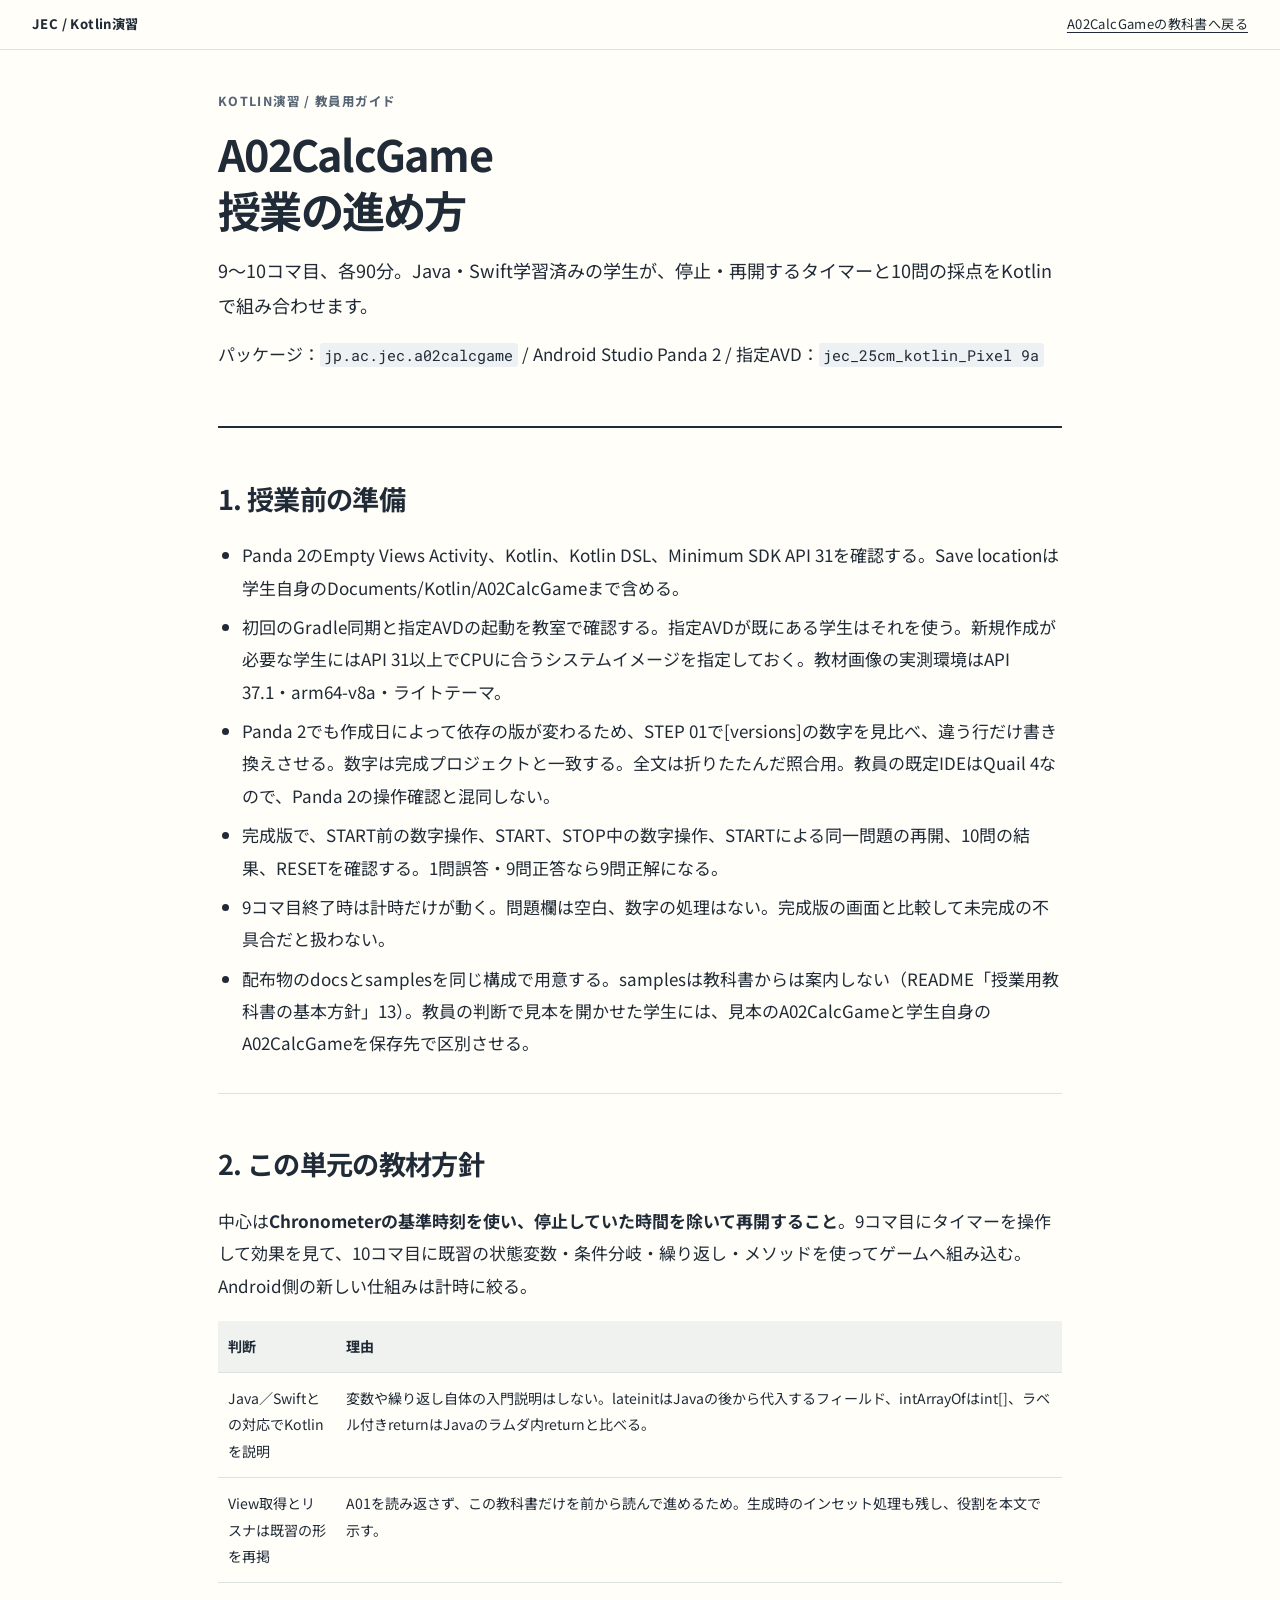
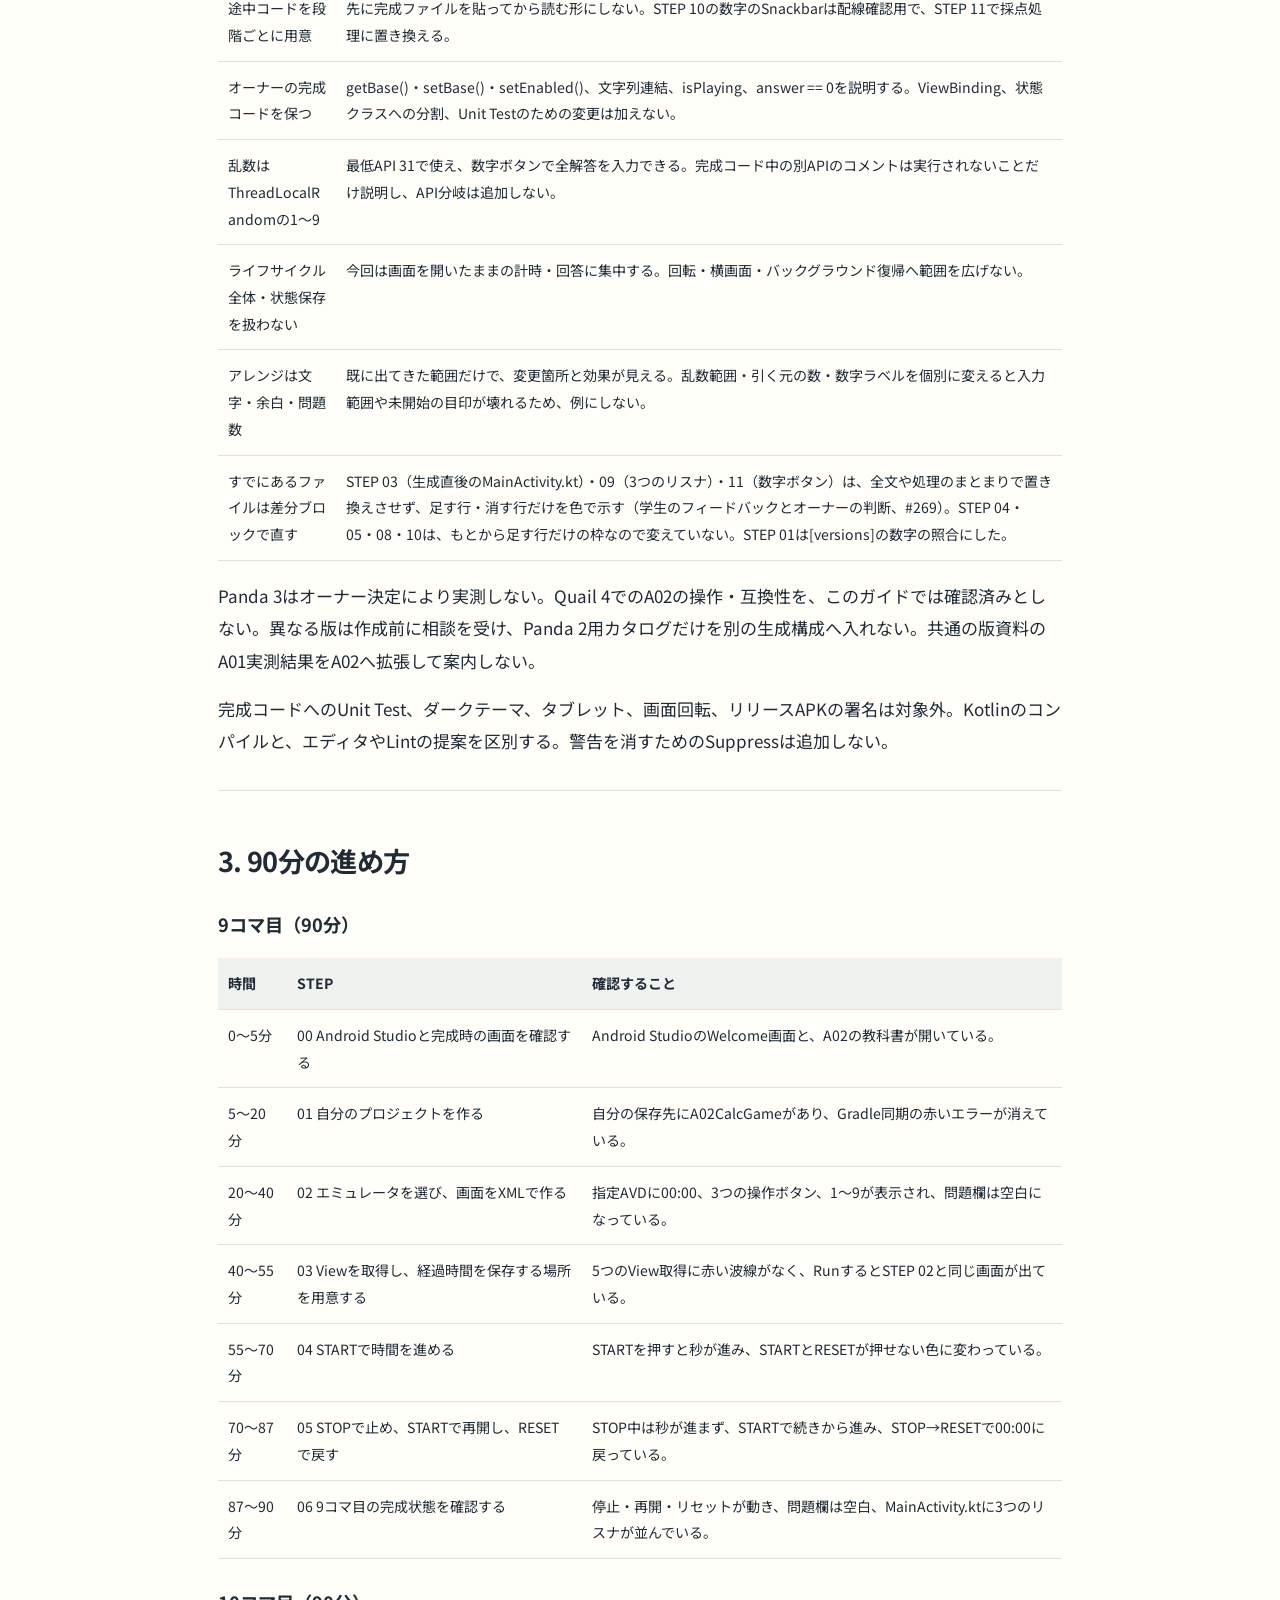
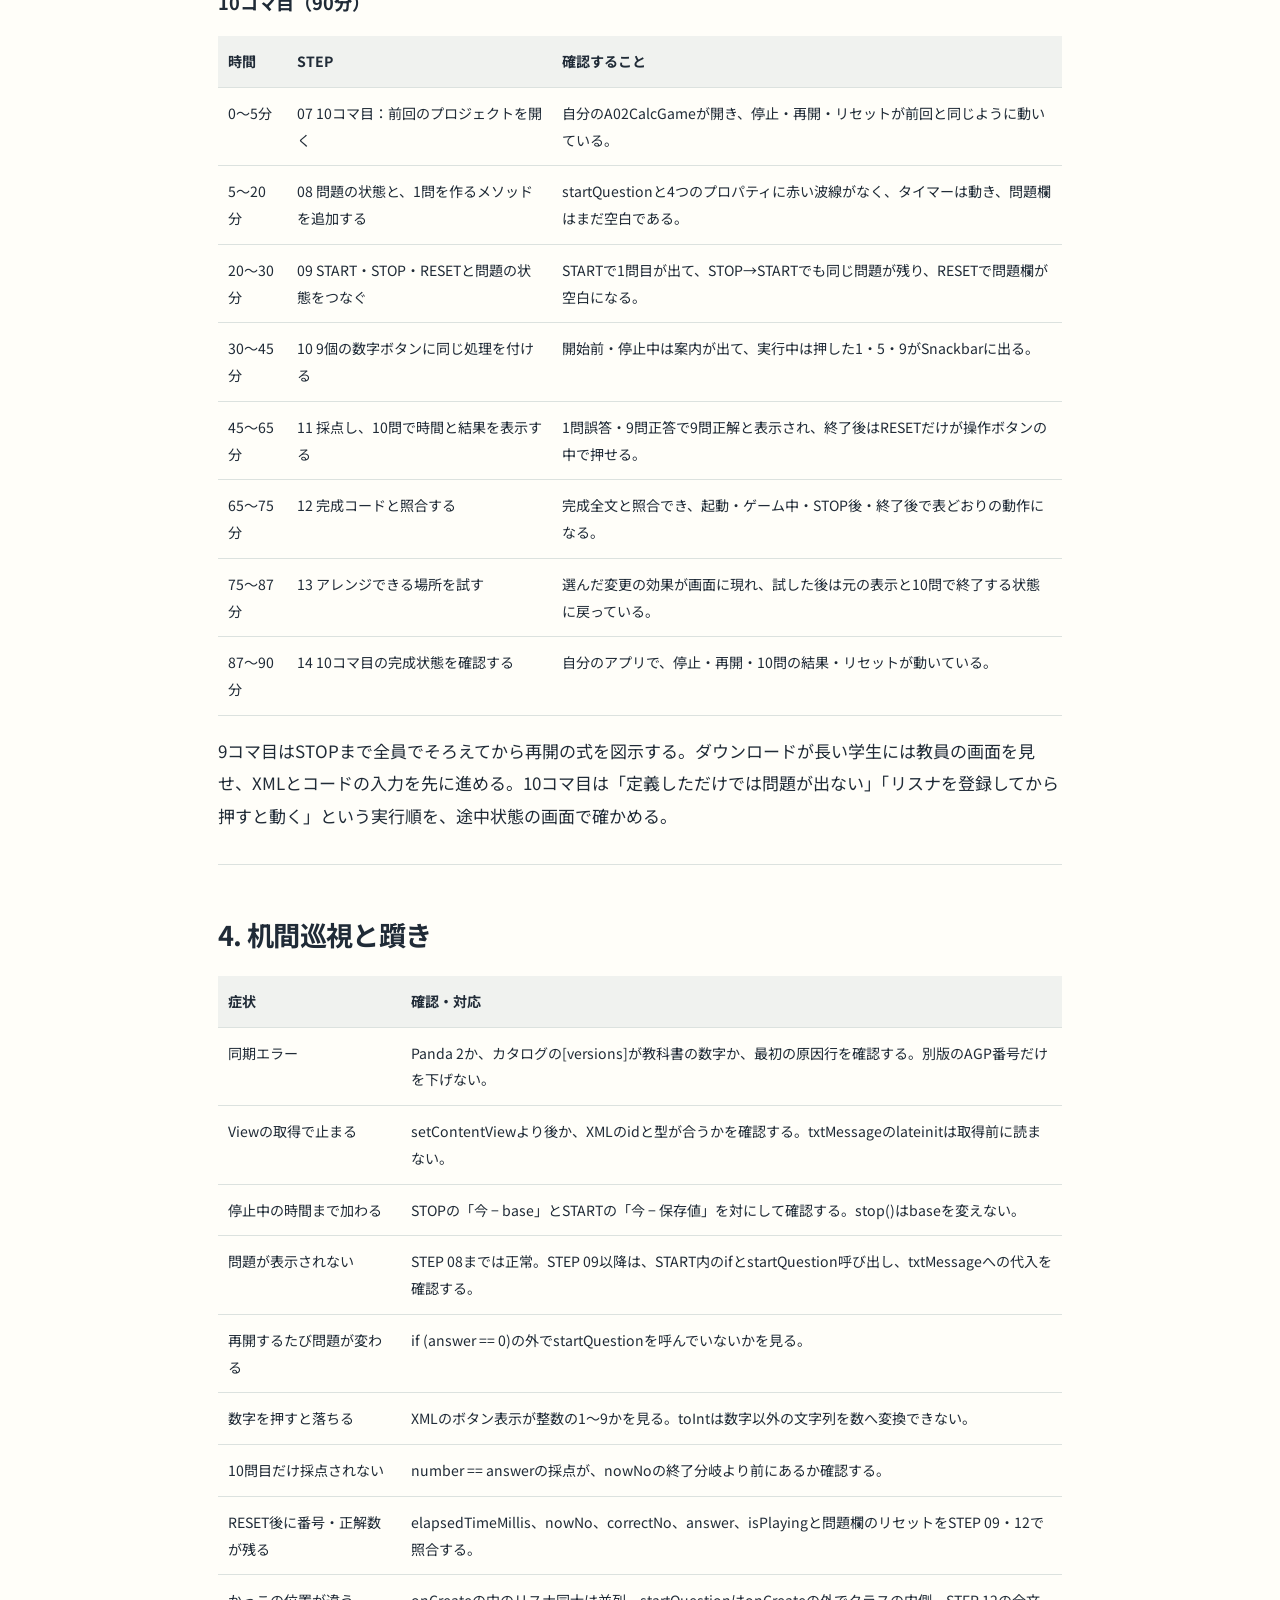
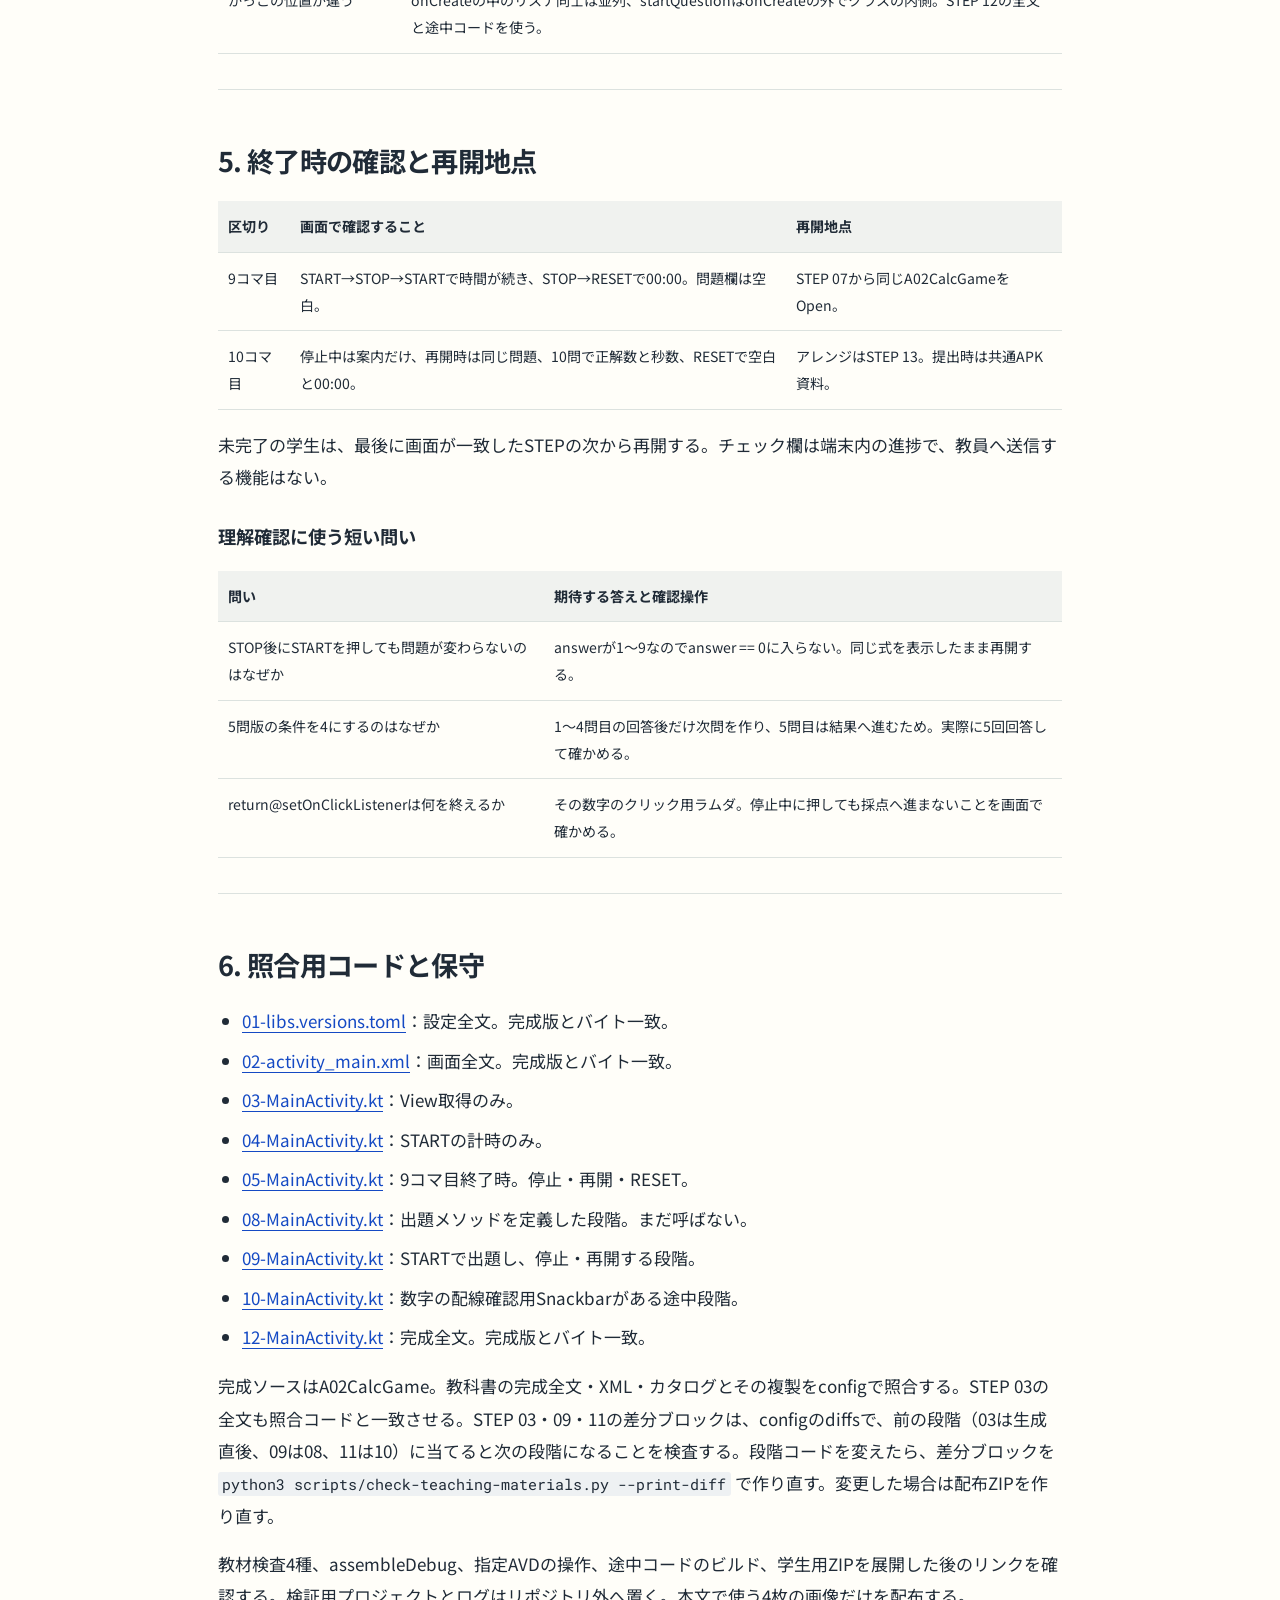
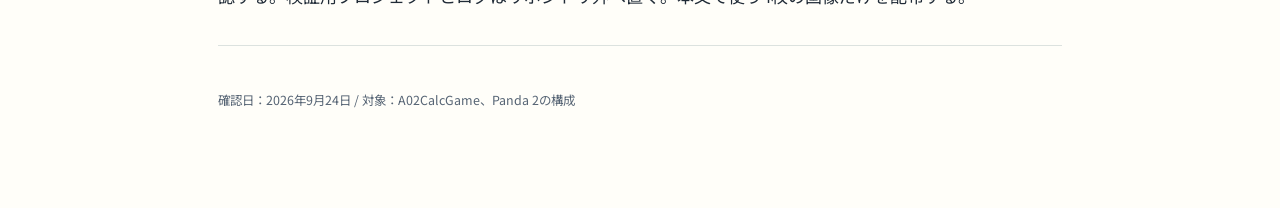
<file: teacher/calc-game/index.html>
<!doctype html>
<html lang="ja"><head><meta charset="utf-8"><meta name="viewport" content="width=device-width, initial-scale=1"><title>教員用ガイド A02CalcGame | Kotlin演習</title><link rel="stylesheet" href="../../docs/assets/textbook.css"><script src="../../docs/assets/textbook.js" defer></script></head>
<body class="plain"><a class="skip" href="#main">本文へ移動</a><header class="topbar"><span class="brand">JEC / Kotlin演習</span><a href="../../docs/calc-game/index.html">A02CalcGameの教科書へ戻る</a></header><main id="main"><div class="hero"><p class="eyebrow">KOTLIN演習 / 教員用ガイド</p><h1>A02CalcGame<br>授業の進め方</h1><p class="lede">9〜10コマ目、各90分。Java・Swift学習済みの学生が、停止・再開するタイマーと10問の採点をKotlinで組み合わせます。</p><p>パッケージ：<code>jp.ac.jec.a02calcgame</code> / Android Studio Panda 2 / 指定AVD：<code>jec_25cm_kotlin_Pixel 9a</code></p></div>
<section><h2>1. 授業前の準備</h2><ul>
<li>Panda 2のEmpty Views Activity、Kotlin、Kotlin DSL、Minimum SDK API 31を確認する。Save locationは学生自身のDocuments/Kotlin/A02CalcGameまで含める。</li>
<li>初回のGradle同期と指定AVDの起動を教室で確認する。指定AVDが既にある学生はそれを使う。新規作成が必要な学生にはAPI 31以上でCPUに合うシステムイメージを指定しておく。教材画像の実測環境はAPI 37.1・arm64-v8a・ライトテーマ。</li>
<li>Panda 2でも作成日によって依存の版が変わるため、STEP 01で[versions]の数字を見比べ、違う行だけ書き換えさせる。数字は完成プロジェクトと一致する。全文は折りたたんだ照合用。教員の既定IDEはQuail 4なので、Panda 2の操作確認と混同しない。</li>
<li>完成版で、START前の数字操作、START、STOP中の数字操作、STARTによる同一問題の再開、10問の結果、RESETを確認する。1問誤答・9問正答なら9問正解になる。</li>
<li>9コマ目終了時は計時だけが動く。問題欄は空白、数字の処理はない。完成版の画面と比較して未完成の不具合だと扱わない。</li>
<li>配布物のdocsとsamplesを同じ構成で用意する。samplesは教科書からは案内しない（README「授業用教科書の基本方針」13）。教員の判断で見本を開かせた学生には、見本のA02CalcGameと学生自身のA02CalcGameを保存先で区別させる。</li>
</ul></section>
<section><h2>2. この単元の教材方針</h2><p>中心は<strong>Chronometerの基準時刻を使い、停止していた時間を除いて再開すること</strong>。9コマ目にタイマーを操作して効果を見て、10コマ目に既習の状態変数・条件分岐・繰り返し・メソッドを使ってゲームへ組み込む。Android側の新しい仕組みは計時に絞る。</p>
<table><thead><tr><th>判断</th><th>理由</th></tr></thead><tbody>
<tr><td>Java／Swiftとの対応でKotlinを説明</td><td>変数や繰り返し自体の入門説明はしない。lateinitはJavaの後から代入するフィールド、intArrayOfはint[]、ラベル付きreturnはJavaのラムダ内returnと比べる。</td></tr>
<tr><td>View取得とリスナは既習の形を再掲</td><td>A01を読み返さず、この教科書だけを前から読んで進めるため。生成時のインセット処理も残し、役割を本文で示す。</td></tr>
<tr><td>途中コードを段階ごとに用意</td><td>先に完成ファイルを貼ってから読む形にしない。STEP 10の数字のSnackbarは配線確認用で、STEP 11で採点処理に置き換える。</td></tr>
<tr><td>オーナーの完成コードを保つ</td><td>getBase()・setBase()・setEnabled()、文字列連結、isPlaying、answer == 0を説明する。ViewBinding、状態クラスへの分割、Unit Testのための変更は加えない。</td></tr>
<tr><td>乱数はThreadLocalRandomの1〜9</td><td>最低API 31で使え、数字ボタンで全解答を入力できる。完成コード中の別APIのコメントは実行されないことだけ説明し、API分岐は追加しない。</td></tr>
<tr><td>ライフサイクル全体・状態保存を扱わない</td><td>今回は画面を開いたままの計時・回答に集中する。回転・横画面・バックグラウンド復帰へ範囲を広げない。</td></tr>
<tr><td>アレンジは文字・余白・問題数</td><td>既に出てきた範囲だけで、変更箇所と効果が見える。乱数範囲・引く元の数・数字ラベルを個別に変えると入力範囲や未開始の目印が壊れるため、例にしない。</td></tr>
<tr><td>すでにあるファイルは差分ブロックで直す</td><td>STEP 03（生成直後のMainActivity.kt）・09（3つのリスナ）・11（数字ボタン）は、全文や処理のまとまりで置き換えさせず、足す行・消す行だけを色で示す（学生のフィードバックとオーナーの判断、#269）。STEP 04・05・08・10は、もとから足す行だけの枠なので変えていない。STEP 01は[versions]の数字の照合にした。</td></tr>
</tbody></table><p>Panda 3はオーナー決定により実測しない。Quail 4でのA02の操作・互換性を、このガイドでは確認済みとしない。異なる版は作成前に相談を受け、Panda 2用カタログだけを別の生成構成へ入れない。共通の版資料のA01実測結果をA02へ拡張して案内しない。</p>
<p>完成コードへのUnit Test、ダークテーマ、タブレット、画面回転、リリースAPKの署名は対象外。Kotlinのコンパイルと、エディタやLintの提案を区別する。警告を消すためのSuppressは追加しない。</p></section>
<section><h2>3. 90分の進め方</h2><h3>9コマ目（90分）</h3><table><thead><tr><th>時間</th><th>STEP</th><th>確認すること</th></tr></thead><tbody><tr><td>0〜5分</td><td>00 Android Studioと完成時の画面を確認する</td><td>Android StudioのWelcome画面と、A02の教科書が開いている。</td></tr><tr><td>5〜20分</td><td>01 自分のプロジェクトを作る</td><td>自分の保存先にA02CalcGameがあり、Gradle同期の赤いエラーが消えている。</td></tr><tr><td>20〜40分</td><td>02 エミュレータを選び、画面をXMLで作る</td><td>指定AVDに00:00、3つの操作ボタン、1〜9が表示され、問題欄は空白になっている。</td></tr><tr><td>40〜55分</td><td>03 Viewを取得し、経過時間を保存する場所を用意する</td><td>5つのView取得に赤い波線がなく、RunするとSTEP 02と同じ画面が出ている。</td></tr><tr><td>55〜70分</td><td>04 STARTで時間を進める</td><td>STARTを押すと秒が進み、STARTとRESETが押せない色に変わっている。</td></tr><tr><td>70〜87分</td><td>05 STOPで止め、STARTで再開し、RESETで戻す</td><td>STOP中は秒が進まず、STARTで続きから進み、STOP→RESETで00:00に戻っている。</td></tr><tr><td>87〜90分</td><td>06 9コマ目の完成状態を確認する</td><td>停止・再開・リセットが動き、問題欄は空白、MainActivity.ktに3つのリスナが並んでいる。</td></tr></tbody></table><h3>10コマ目（90分）</h3><table><thead><tr><th>時間</th><th>STEP</th><th>確認すること</th></tr></thead><tbody><tr><td>0〜5分</td><td>07 10コマ目：前回のプロジェクトを開く</td><td>自分のA02CalcGameが開き、停止・再開・リセットが前回と同じように動いている。</td></tr><tr><td>5〜20分</td><td>08 問題の状態と、1問を作るメソッドを追加する</td><td>startQuestionと4つのプロパティに赤い波線がなく、タイマーは動き、問題欄はまだ空白である。</td></tr><tr><td>20〜30分</td><td>09 START・STOP・RESETと問題の状態をつなぐ</td><td>STARTで1問目が出て、STOP→STARTでも同じ問題が残り、RESETで問題欄が空白になる。</td></tr><tr><td>30〜45分</td><td>10 9個の数字ボタンに同じ処理を付ける</td><td>開始前・停止中は案内が出て、実行中は押した1・5・9がSnackbarに出る。</td></tr><tr><td>45〜65分</td><td>11 採点し、10問で時間と結果を表示する</td><td>1問誤答・9問正答で9問正解と表示され、終了後はRESETだけが操作ボタンの中で押せる。</td></tr><tr><td>65〜75分</td><td>12 完成コードと照合する</td><td>完成全文と照合でき、起動・ゲーム中・STOP後・終了後で表どおりの動作になる。</td></tr><tr><td>75〜87分</td><td>13 アレンジできる場所を試す</td><td>選んだ変更の効果が画面に現れ、試した後は元の表示と10問で終了する状態に戻っている。</td></tr><tr><td>87〜90分</td><td>14 10コマ目の完成状態を確認する</td><td>自分のアプリで、停止・再開・10問の結果・リセットが動いている。</td></tr></tbody></table>
<p>9コマ目はSTOPまで全員でそろえてから再開の式を図示する。ダウンロードが長い学生には教員の画面を見せ、XMLとコードの入力を先に進める。10コマ目は「定義しただけでは問題が出ない」「リスナを登録してから押すと動く」という実行順を、途中状態の画面で確かめる。</p></section>
<section><h2>4. 机間巡視と躓き</h2><table><thead><tr><th>症状</th><th>確認・対応</th></tr></thead><tbody>
<tr><td>同期エラー</td><td>Panda 2か、カタログの[versions]が教科書の数字か、最初の原因行を確認する。別版のAGP番号だけを下げない。</td></tr>
<tr><td>Viewの取得で止まる</td><td>setContentViewより後か、XMLのidと型が合うかを確認する。txtMessageのlateinitは取得前に読まない。</td></tr>
<tr><td>停止中の時間まで加わる</td><td>STOPの「今 − base」とSTARTの「今 − 保存値」を対にして確認する。stop()はbaseを変えない。</td></tr>
<tr><td>問題が表示されない</td><td>STEP 08までは正常。STEP 09以降は、START内のifとstartQuestion呼び出し、txtMessageへの代入を確認する。</td></tr>
<tr><td>再開するたび問題が変わる</td><td>if (answer == 0)の外でstartQuestionを呼んでいないかを見る。</td></tr>
<tr><td>数字を押すと落ちる</td><td>XMLのボタン表示が整数の1〜9かを見る。toIntは数字以外の文字列を数へ変換できない。</td></tr>
<tr><td>10問目だけ採点されない</td><td>number == answerの採点が、nowNoの終了分岐より前にあるか確認する。</td></tr>
<tr><td>RESET後に番号・正解数が残る</td><td>elapsedTimeMillis、nowNo、correctNo、answer、isPlayingと問題欄のリセットをSTEP 09・12で照合する。</td></tr>
<tr><td>かっこの位置が違う</td><td>onCreateの中のリスナ同士は並列、startQuestionはonCreateの外でクラスの内側。STEP 12の全文と途中コードを使う。</td></tr>
</tbody></table></section>
<section><h2>5. 終了時の確認と再開地点</h2><table><thead><tr><th>区切り</th><th>画面で確認すること</th><th>再開地点</th></tr></thead><tbody>
<tr><td>9コマ目</td><td>START→STOP→STARTで時間が続き、STOP→RESETで00:00。問題欄は空白。</td><td>STEP 07から同じA02CalcGameをOpen。</td></tr>
<tr><td>10コマ目</td><td>停止中は案内だけ、再開時は同じ問題、10問で正解数と秒数、RESETで空白と00:00。</td><td>アレンジはSTEP 13。提出時は共通APK資料。</td></tr>
</tbody></table><p>未完了の学生は、最後に画面が一致したSTEPの次から再開する。チェック欄は端末内の進捗で、教員へ送信する機能はない。</p>
<h3>理解確認に使う短い問い</h3><table><thead><tr><th>問い</th><th>期待する答えと確認操作</th></tr></thead><tbody>
<tr><td>STOP後にSTARTを押しても問題が変わらないのはなぜか</td><td>answerが1〜9なのでanswer == 0に入らない。同じ式を表示したまま再開する。</td></tr>
<tr><td>5問版の条件を4にするのはなぜか</td><td>1〜4問目の回答後だけ次問を作り、5問目は結果へ進むため。実際に5回回答して確かめる。</td></tr>
<tr><td>return@setOnClickListenerは何を終えるか</td><td>その数字のクリック用ラムダ。停止中に押しても採点へ進まないことを画面で確かめる。</td></tr>
</tbody></table></section>
<section><h2>6. 照合用コードと保守</h2><ul>
<li><a href="code/01-libs.versions.toml">01-libs.versions.toml</a>：設定全文。完成版とバイト一致。</li>
<li><a href="code/02-activity_main.xml">02-activity_main.xml</a>：画面全文。完成版とバイト一致。</li>
<li><a href="code/03-MainActivity.kt">03-MainActivity.kt</a>：View取得のみ。</li><li><a href="code/04-MainActivity.kt">04-MainActivity.kt</a>：STARTの計時のみ。</li><li><a href="code/05-MainActivity.kt">05-MainActivity.kt</a>：9コマ目終了時。停止・再開・RESET。</li><li><a href="code/08-MainActivity.kt">08-MainActivity.kt</a>：出題メソッドを定義した段階。まだ呼ばない。</li><li><a href="code/09-MainActivity.kt">09-MainActivity.kt</a>：STARTで出題し、停止・再開する段階。</li><li><a href="code/10-MainActivity.kt">10-MainActivity.kt</a>：数字の配線確認用Snackbarがある途中段階。</li><li><a href="code/12-MainActivity.kt">12-MainActivity.kt</a>：完成全文。完成版とバイト一致。</li>
</ul><p>完成ソースはA02CalcGame。教科書の完成全文・XML・カタログとその複製をconfigで照合する。STEP 03の全文も照合コードと一致させる。STEP 03・09・11の差分ブロックは、configのdiffsで、前の段階（03は生成直後、09は08、11は10）に当てると次の段階になることを検査する。段階コードを変えたら、差分ブロックを <code>python3 scripts/check-teaching-materials.py --print-diff</code> で作り直す。変更した場合は配布ZIPを作り直す。</p><p>教材検査4種、assembleDebug、指定AVDの操作、途中コードのビルド、学生用ZIPを展開した後のリンクを確認する。検証用プロジェクトとログはリポジトリ外へ置く。本文で使う4枚の画像だけを配布する。</p></section>
<footer class="footer"><p>確認日：2026年9月24日 / 対象：A02CalcGame、Panda 2の構成</p></footer></main><p class="sr-only" role="status" aria-live="polite" data-copy-status></p></body></html>
</file>
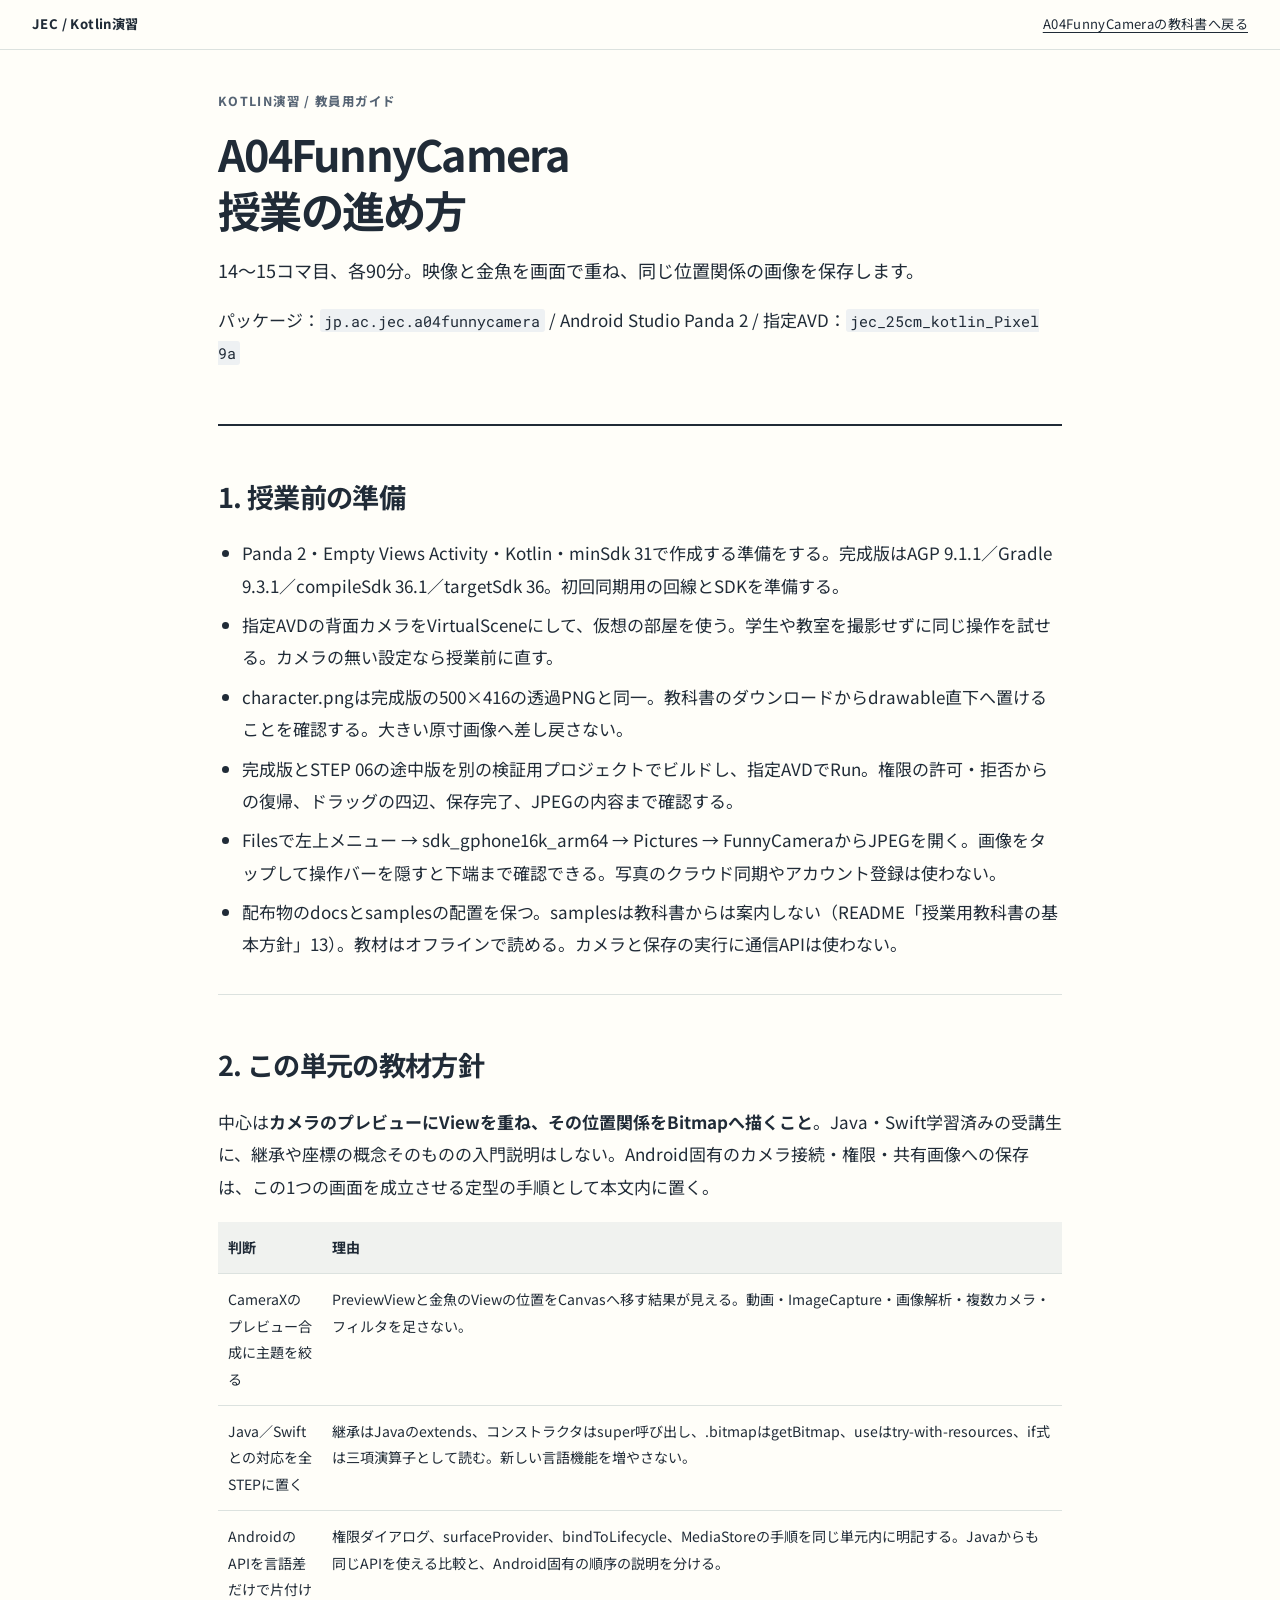
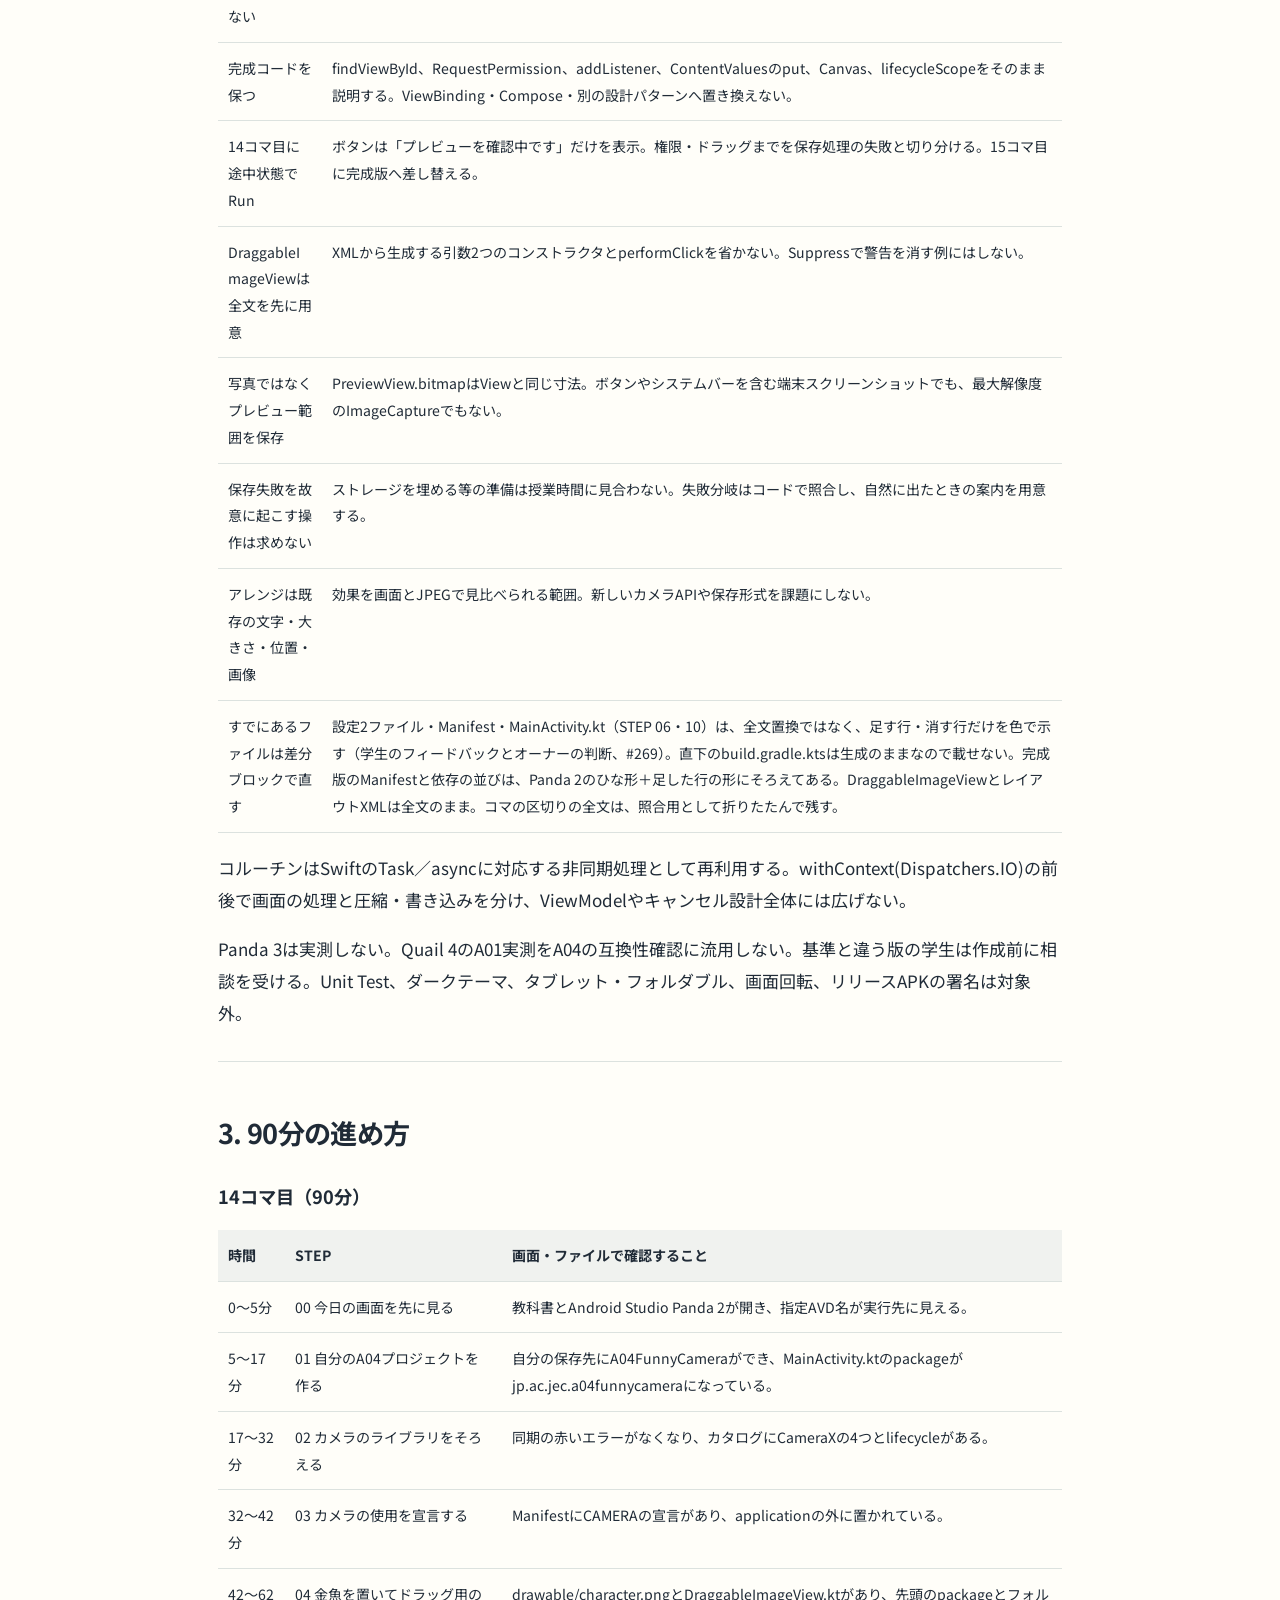
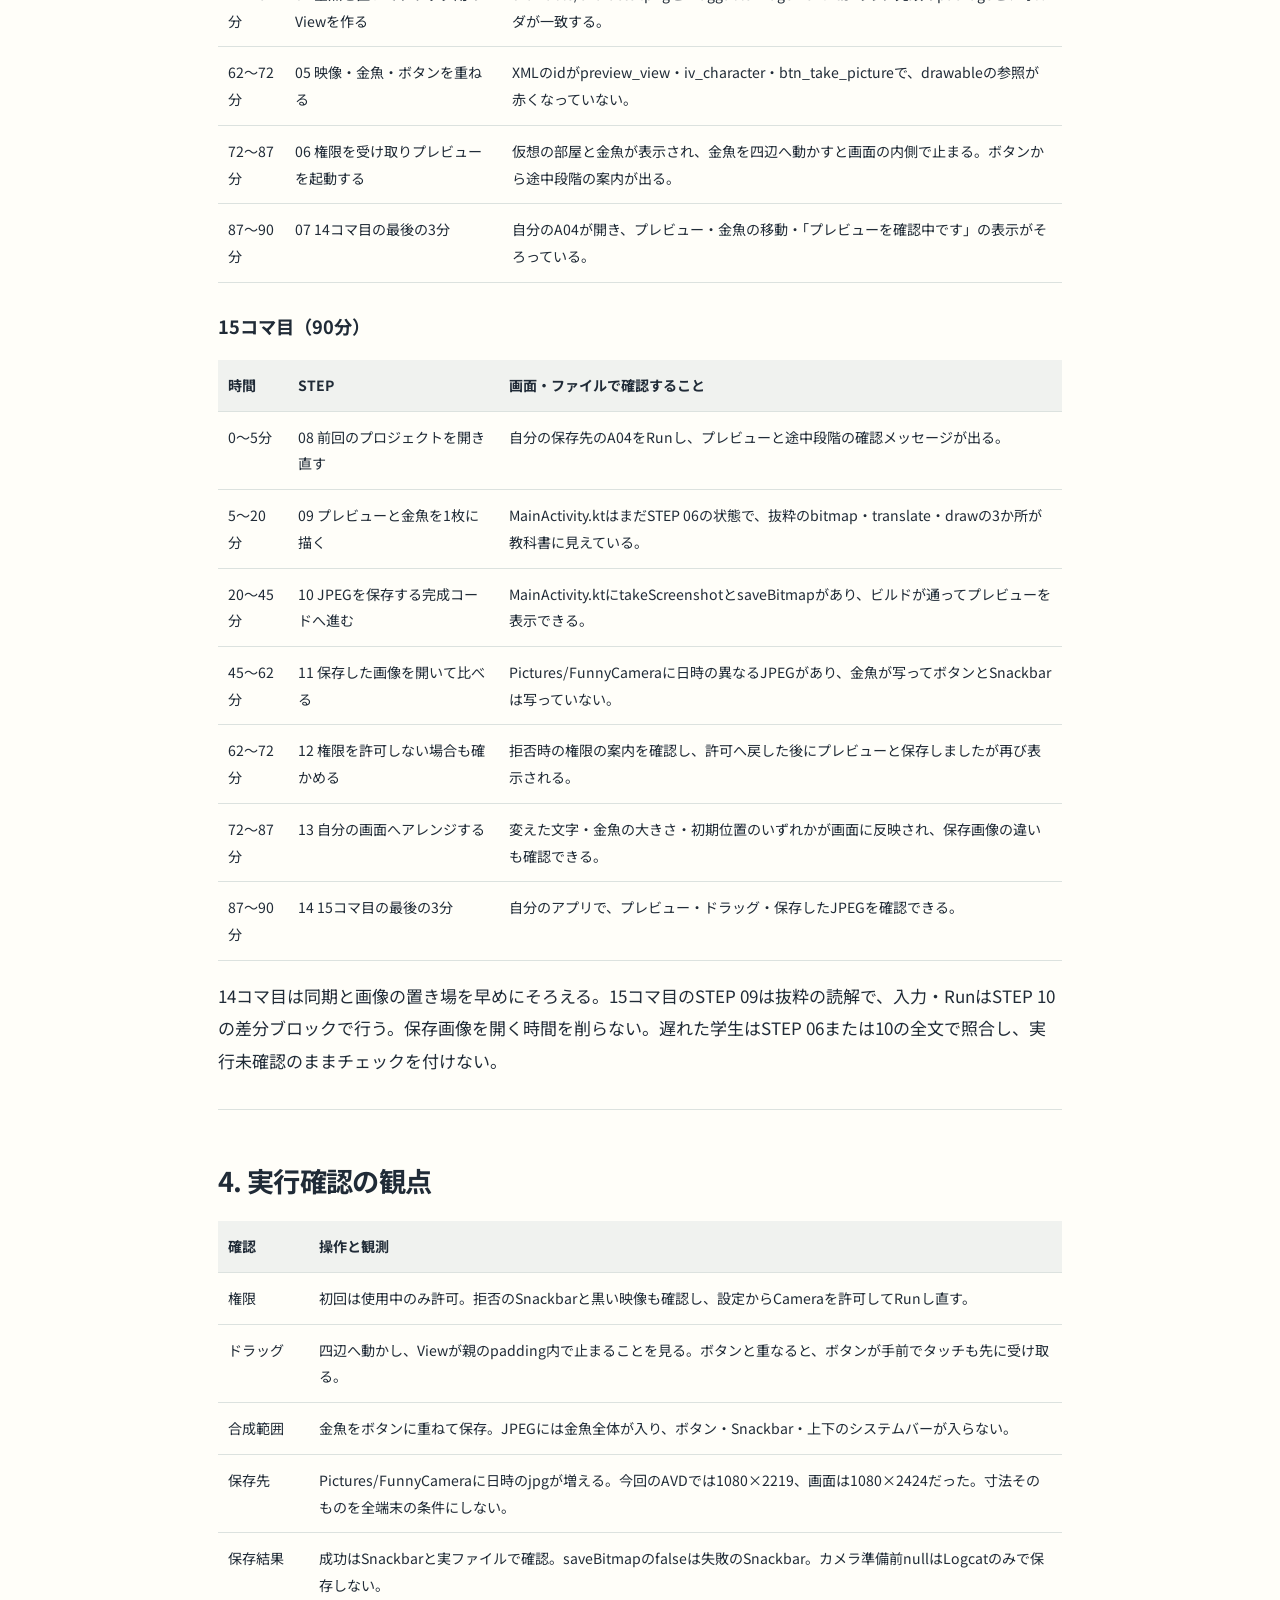
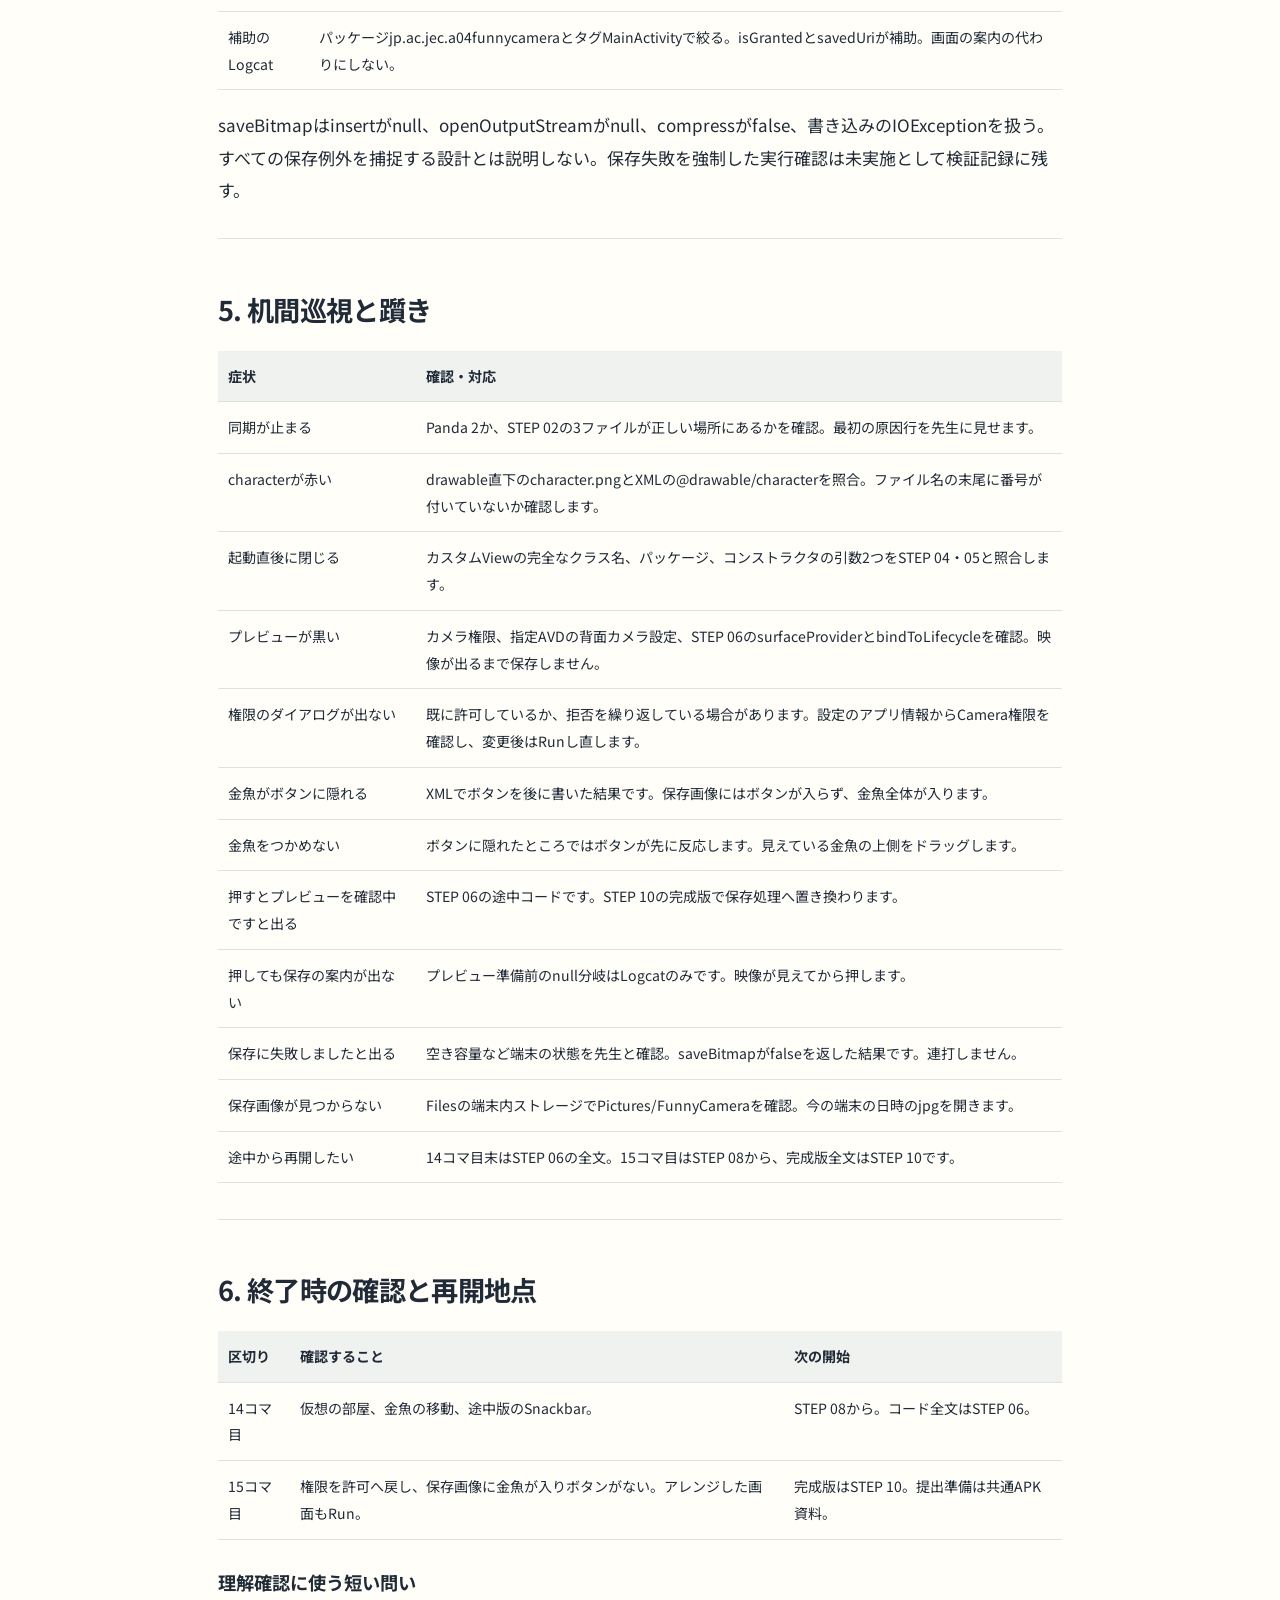
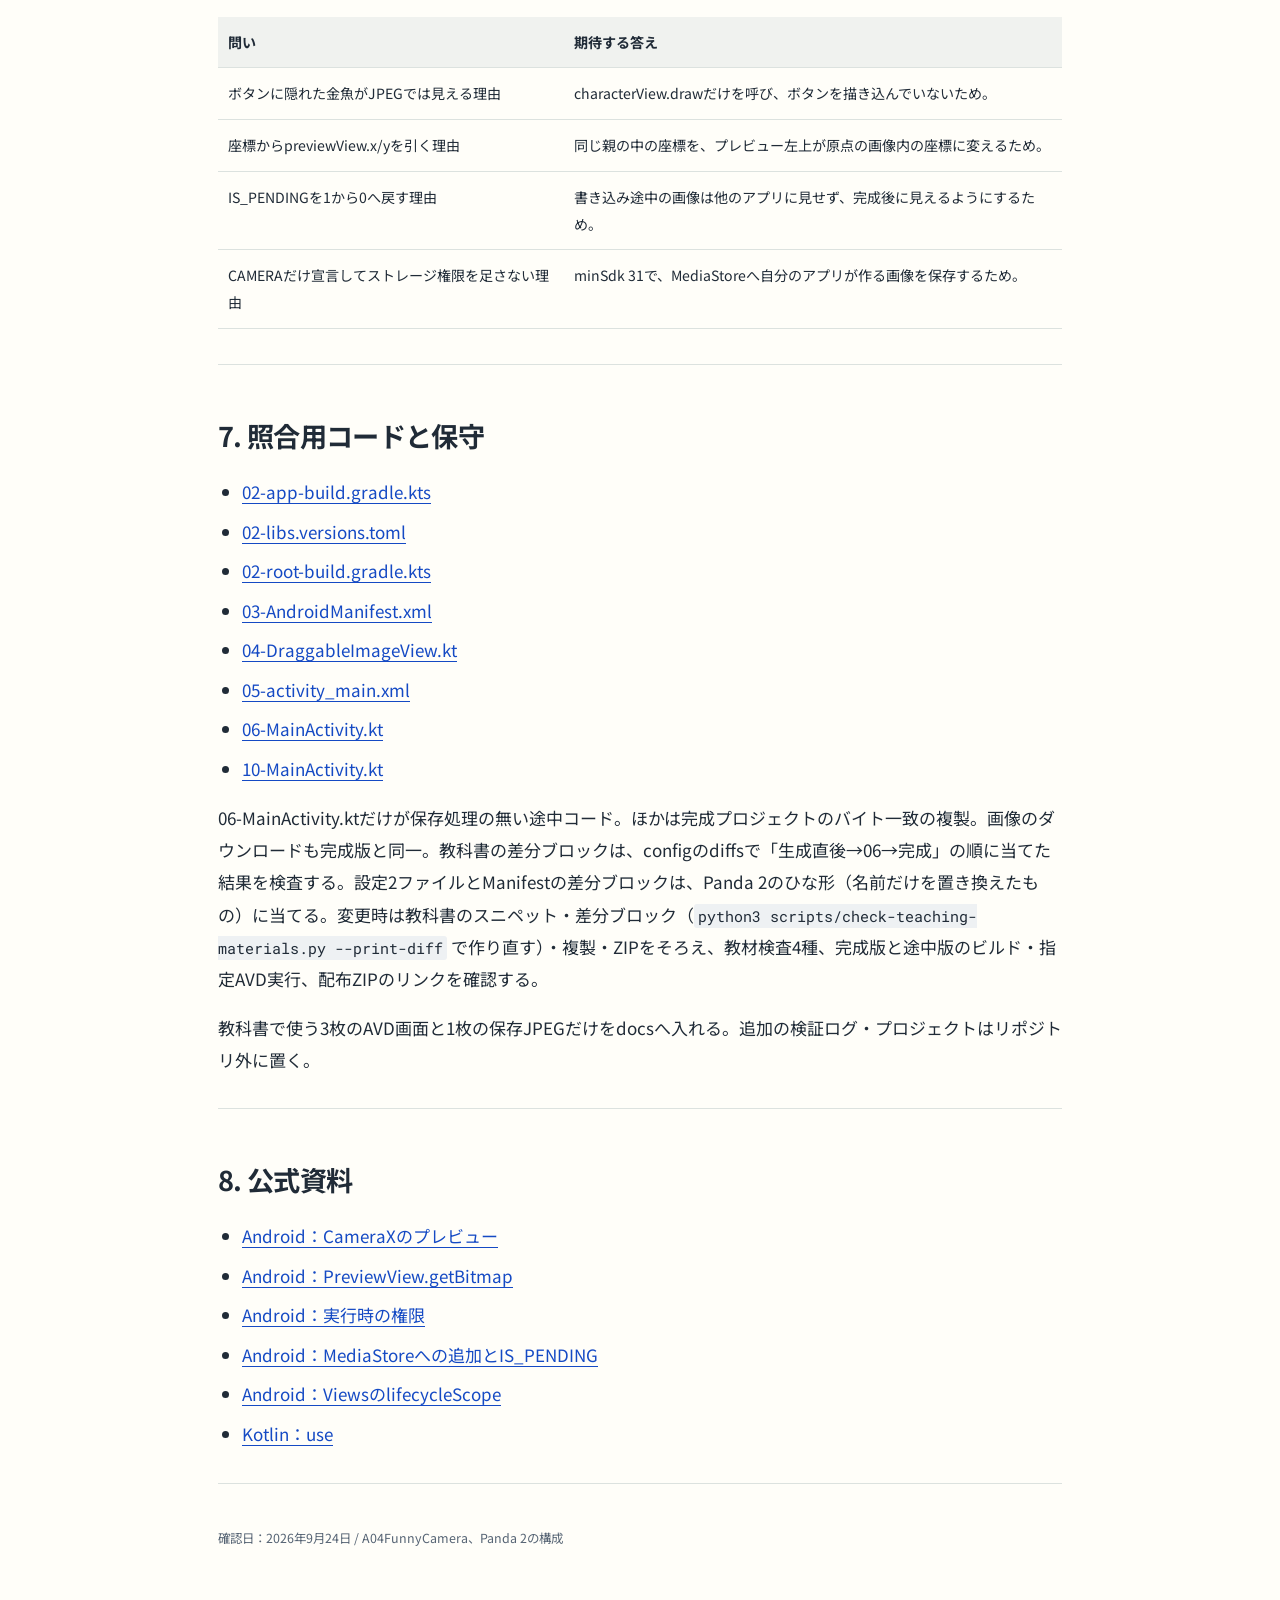
<file: teacher/funny-camera/index.html>
<!doctype html>
<html lang="ja"><head><meta charset="utf-8"><meta name="viewport" content="width=device-width, initial-scale=1"><title>教員用ガイド A04FunnyCamera | Kotlin演習</title><link rel="stylesheet" href="../../docs/assets/textbook.css"><script src="../../docs/assets/textbook.js" defer></script></head><body class="plain"><a class="skip" href="#main">本文へ移動</a><header class="topbar"><span class="brand">JEC / Kotlin演習</span><a href="../../docs/funny-camera/index.html">A04FunnyCameraの教科書へ戻る</a></header><main id="main"><div class="hero"><p class="eyebrow">KOTLIN演習 / 教員用ガイド</p><h1>A04FunnyCamera<br>授業の進め方</h1><p class="lede">14〜15コマ目、各90分。映像と金魚を画面で重ね、同じ位置関係の画像を保存します。</p><p>パッケージ：<code>jp.ac.jec.a04funnycamera</code> / Android Studio Panda 2 / 指定AVD：<code>jec_25cm_kotlin_Pixel 9a</code></p></div>
<section><h2>1. 授業前の準備</h2><ul><li>Panda 2・Empty Views Activity・Kotlin・minSdk 31で作成する準備をする。完成版はAGP 9.1.1／Gradle 9.3.1／compileSdk 36.1／targetSdk 36。初回同期用の回線とSDKを準備する。</li><li>指定AVDの背面カメラをVirtualSceneにして、仮想の部屋を使う。学生や教室を撮影せずに同じ操作を試せる。カメラの無い設定なら授業前に直す。</li><li>character.pngは完成版の500×416の透過PNGと同一。教科書のダウンロードからdrawable直下へ置けることを確認する。大きい原寸画像へ差し戻さない。</li><li>完成版とSTEP 06の途中版を別の検証用プロジェクトでビルドし、指定AVDでRun。権限の許可・拒否からの復帰、ドラッグの四辺、保存完了、JPEGの内容まで確認する。</li><li>Filesで左上メニュー → sdk_gphone16k_arm64 → Pictures → FunnyCameraからJPEGを開く。画像をタップして操作バーを隠すと下端まで確認できる。写真のクラウド同期やアカウント登録は使わない。</li><li>配布物のdocsとsamplesの配置を保つ。samplesは教科書からは案内しない（README「授業用教科書の基本方針」13）。教材はオフラインで読める。カメラと保存の実行に通信APIは使わない。</li></ul></section>
<section><h2>2. この単元の教材方針</h2><p>中心は<strong>カメラのプレビューにViewを重ね、その位置関係をBitmapへ描くこと</strong>。Java・Swift学習済みの受講生に、継承や座標の概念そのものの入門説明はしない。Android固有のカメラ接続・権限・共有画像への保存は、この1つの画面を成立させる定型の手順として本文内に置く。</p><table><thead><tr><th>判断</th><th>理由</th></tr></thead><tbody><tr><td>CameraXのプレビュー合成に主題を絞る</td><td>PreviewViewと金魚のViewの位置をCanvasへ移す結果が見える。動画・ImageCapture・画像解析・複数カメラ・フィルタを足さない。</td></tr><tr><td>Java／Swiftとの対応を全STEPに置く</td><td>継承はJavaのextends、コンストラクタはsuper呼び出し、.bitmapはgetBitmap、useはtry-with-resources、if式は三項演算子として読む。新しい言語機能を増やさない。</td></tr><tr><td>AndroidのAPIを言語差だけで片付けない</td><td>権限ダイアログ、surfaceProvider、bindToLifecycle、MediaStoreの手順を同じ単元内に明記する。Javaからも同じAPIを使える比較と、Android固有の順序の説明を分ける。</td></tr><tr><td>完成コードを保つ</td><td>findViewById、RequestPermission、addListener、ContentValuesのput、Canvas、lifecycleScopeをそのまま説明する。ViewBinding・Compose・別の設計パターンへ置き換えない。</td></tr><tr><td>14コマ目に途中状態でRun</td><td>ボタンは「プレビューを確認中です」だけを表示。権限・ドラッグまでを保存処理の失敗と切り分ける。15コマ目に完成版へ差し替える。</td></tr><tr><td>DraggableImageViewは全文を先に用意</td><td>XMLから生成する引数2つのコンストラクタとperformClickを省かない。Suppressで警告を消す例にはしない。</td></tr><tr><td>写真ではなくプレビュー範囲を保存</td><td>PreviewView.bitmapはViewと同じ寸法。ボタンやシステムバーを含む端末スクリーンショットでも、最大解像度のImageCaptureでもない。</td></tr><tr><td>保存失敗を故意に起こす操作は求めない</td><td>ストレージを埋める等の準備は授業時間に見合わない。失敗分岐はコードで照合し、自然に出たときの案内を用意する。</td></tr><tr><td>アレンジは既存の文字・大きさ・位置・画像</td><td>効果を画面とJPEGで見比べられる範囲。新しいカメラAPIや保存形式を課題にしない。</td></tr><tr><td>すでにあるファイルは差分ブロックで直す</td><td>設定2ファイル・Manifest・MainActivity.kt（STEP 06・10）は、全文置換ではなく、足す行・消す行だけを色で示す（学生のフィードバックとオーナーの判断、#269）。直下のbuild.gradle.ktsは生成のままなので載せない。完成版のManifestと依存の並びは、Panda 2のひな形＋足した行の形にそろえてある。DraggableImageViewとレイアウトXMLは全文のまま。コマの区切りの全文は、照合用として折りたたんで残す。</td></tr></tbody></table>
<p>コルーチンはSwiftのTask／asyncに対応する非同期処理として再利用する。withContext(Dispatchers.IO)の前後で画面の処理と圧縮・書き込みを分け、ViewModelやキャンセル設計全体には広げない。</p>
<p>Panda 3は実測しない。Quail 4のA01実測をA04の互換性確認に流用しない。基準と違う版の学生は作成前に相談を受ける。Unit Test、ダークテーマ、タブレット・フォルダブル、画面回転、リリースAPKの署名は対象外。</p>
</section><section><h2>3. 90分の進め方</h2><h3>14コマ目（90分）</h3><table><thead><tr><th>時間</th><th>STEP</th><th>画面・ファイルで確認すること</th></tr></thead><tbody><tr><td>0〜5分</td><td>00 今日の画面を先に見る</td><td>教科書とAndroid Studio Panda 2が開き、指定AVD名が実行先に見える。</td></tr><tr><td>5〜17分</td><td>01 自分のA04プロジェクトを作る</td><td>自分の保存先にA04FunnyCameraができ、MainActivity.ktのpackageがjp.ac.jec.a04funnycameraになっている。</td></tr><tr><td>17〜32分</td><td>02 カメラのライブラリをそろえる</td><td>同期の赤いエラーがなくなり、カタログにCameraXの4つとlifecycleがある。</td></tr><tr><td>32〜42分</td><td>03 カメラの使用を宣言する</td><td>ManifestにCAMERAの宣言があり、applicationの外に置かれている。</td></tr><tr><td>42〜62分</td><td>04 金魚を置いてドラッグ用のViewを作る</td><td>drawable/character.pngとDraggableImageView.ktがあり、先頭のpackageとフォルダが一致する。</td></tr><tr><td>62〜72分</td><td>05 映像・金魚・ボタンを重ねる</td><td>XMLのidがpreview_view・iv_character・btn_take_pictureで、drawableの参照が赤くなっていない。</td></tr><tr><td>72〜87分</td><td>06 権限を受け取りプレビューを起動する</td><td>仮想の部屋と金魚が表示され、金魚を四辺へ動かすと画面の内側で止まる。ボタンから途中段階の案内が出る。</td></tr><tr><td>87〜90分</td><td>07 14コマ目の最後の3分</td><td>自分のA04が開き、プレビュー・金魚の移動・「プレビューを確認中です」の表示がそろっている。</td></tr></tbody></table>
<h3>15コマ目（90分）</h3><table><thead><tr><th>時間</th><th>STEP</th><th>画面・ファイルで確認すること</th></tr></thead><tbody><tr><td>0〜5分</td><td>08 前回のプロジェクトを開き直す</td><td>自分の保存先のA04をRunし、プレビューと途中段階の確認メッセージが出る。</td></tr><tr><td>5〜20分</td><td>09 プレビューと金魚を1枚に描く</td><td>MainActivity.ktはまだSTEP 06の状態で、抜粋のbitmap・translate・drawの3か所が教科書に見えている。</td></tr><tr><td>20〜45分</td><td>10 JPEGを保存する完成コードへ進む</td><td>MainActivity.ktにtakeScreenshotとsaveBitmapがあり、ビルドが通ってプレビューを表示できる。</td></tr><tr><td>45〜62分</td><td>11 保存した画像を開いて比べる</td><td>Pictures/FunnyCameraに日時の異なるJPEGがあり、金魚が写ってボタンとSnackbarは写っていない。</td></tr><tr><td>62〜72分</td><td>12 権限を許可しない場合も確かめる</td><td>拒否時の権限の案内を確認し、許可へ戻した後にプレビューと保存しましたが再び表示される。</td></tr><tr><td>72〜87分</td><td>13 自分の画面へアレンジする</td><td>変えた文字・金魚の大きさ・初期位置のいずれかが画面に反映され、保存画像の違いも確認できる。</td></tr><tr><td>87〜90分</td><td>14 15コマ目の最後の3分</td><td>自分のアプリで、プレビュー・ドラッグ・保存したJPEGを確認できる。</td></tr></tbody></table>
<p>14コマ目は同期と画像の置き場を早めにそろえる。15コマ目のSTEP 09は抜粋の読解で、入力・RunはSTEP 10の差分ブロックで行う。保存画像を開く時間を削らない。遅れた学生はSTEP 06または10の全文で照合し、実行未確認のままチェックを付けない。</p>
</section><section><h2>4. 実行確認の観点</h2><table><thead><tr><th>確認</th><th>操作と観測</th></tr></thead><tbody><tr><td>権限</td><td>初回は使用中のみ許可。拒否のSnackbarと黒い映像も確認し、設定からCameraを許可してRunし直す。</td></tr><tr><td>ドラッグ</td><td>四辺へ動かし、Viewが親のpadding内で止まることを見る。ボタンと重なると、ボタンが手前でタッチも先に受け取る。</td></tr><tr><td>合成範囲</td><td>金魚をボタンに重ねて保存。JPEGには金魚全体が入り、ボタン・Snackbar・上下のシステムバーが入らない。</td></tr><tr><td>保存先</td><td>Pictures/FunnyCameraに日時のjpgが増える。今回のAVDでは1080×2219、画面は1080×2424だった。寸法そのものを全端末の条件にしない。</td></tr><tr><td>保存結果</td><td>成功はSnackbarと実ファイルで確認。saveBitmapのfalseは失敗のSnackbar。カメラ準備前nullはLogcatのみで保存しない。</td></tr><tr><td>補助のLogcat</td><td>パッケージjp.ac.jec.a04funnycameraとタグMainActivityで絞る。isGrantedとsavedUriが補助。画面の案内の代わりにしない。</td></tr></tbody></table>
<p>saveBitmapはinsertがnull、openOutputStreamがnull、compressがfalse、書き込みのIOExceptionを扱う。すべての保存例外を捕捉する設計とは説明しない。保存失敗を強制した実行確認は未実施として検証記録に残す。</p>
</section><section><h2>5. 机間巡視と躓き</h2><table><thead><tr><th>症状</th><th>確認・対応</th></tr></thead><tbody><tr><td>同期が止まる</td><td>Panda 2か、STEP 02の3ファイルが正しい場所にあるかを確認。最初の原因行を先生に見せます。</td></tr><tr><td>characterが赤い</td><td>drawable直下のcharacter.pngとXMLの@drawable/characterを照合。ファイル名の末尾に番号が付いていないか確認します。</td></tr><tr><td>起動直後に閉じる</td><td>カスタムViewの完全なクラス名、パッケージ、コンストラクタの引数2つをSTEP 04・05と照合します。</td></tr><tr><td>プレビューが黒い</td><td>カメラ権限、指定AVDの背面カメラ設定、STEP 06のsurfaceProviderとbindToLifecycleを確認。映像が出るまで保存しません。</td></tr><tr><td>権限のダイアログが出ない</td><td>既に許可しているか、拒否を繰り返している場合があります。設定のアプリ情報からCamera権限を確認し、変更後はRunし直します。</td></tr><tr><td>金魚がボタンに隠れる</td><td>XMLでボタンを後に書いた結果です。保存画像にはボタンが入らず、金魚全体が入ります。</td></tr><tr><td>金魚をつかめない</td><td>ボタンに隠れたところではボタンが先に反応します。見えている金魚の上側をドラッグします。</td></tr><tr><td>押すとプレビューを確認中ですと出る</td><td>STEP 06の途中コードです。STEP 10の完成版で保存処理へ置き換わります。</td></tr><tr><td>押しても保存の案内が出ない</td><td>プレビュー準備前のnull分岐はLogcatのみです。映像が見えてから押します。</td></tr><tr><td>保存に失敗しましたと出る</td><td>空き容量など端末の状態を先生と確認。saveBitmapがfalseを返した結果です。連打しません。</td></tr><tr><td>保存画像が見つからない</td><td>Filesの端末内ストレージでPictures/FunnyCameraを確認。今の端末の日時のjpgを開きます。</td></tr><tr><td>途中から再開したい</td><td>14コマ目末はSTEP 06の全文。15コマ目はSTEP 08から、完成版全文はSTEP 10です。</td></tr></tbody></table>
</section><section><h2>6. 終了時の確認と再開地点</h2><table><thead><tr><th>区切り</th><th>確認すること</th><th>次の開始</th></tr></thead><tbody><tr><td>14コマ目</td><td>仮想の部屋、金魚の移動、途中版のSnackbar。</td><td>STEP 08から。コード全文はSTEP 06。</td></tr><tr><td>15コマ目</td><td>権限を許可へ戻し、保存画像に金魚が入りボタンがない。アレンジした画面もRun。</td><td>完成版はSTEP 10。提出準備は共通APK資料。</td></tr></tbody></table>
<h3>理解確認に使う短い問い</h3><table><thead><tr><th>問い</th><th>期待する答え</th></tr></thead><tbody><tr><td>ボタンに隠れた金魚がJPEGでは見える理由</td><td>characterView.drawだけを呼び、ボタンを描き込んでいないため。</td></tr><tr><td>座標からpreviewView.x/yを引く理由</td><td>同じ親の中の座標を、プレビュー左上が原点の画像内の座標に変えるため。</td></tr><tr><td>IS_PENDINGを1から0へ戻す理由</td><td>書き込み途中の画像は他のアプリに見せず、完成後に見えるようにするため。</td></tr><tr><td>CAMERAだけ宣言してストレージ権限を足さない理由</td><td>minSdk 31で、MediaStoreへ自分のアプリが作る画像を保存するため。</td></tr></tbody></table>
</section><section><h2>7. 照合用コードと保守</h2><ul><li><a href="code/02-app-build.gradle.kts">02-app-build.gradle.kts</a></li><li><a href="code/02-libs.versions.toml">02-libs.versions.toml</a></li><li><a href="code/02-root-build.gradle.kts">02-root-build.gradle.kts</a></li><li><a href="code/03-AndroidManifest.xml">03-AndroidManifest.xml</a></li><li><a href="code/04-DraggableImageView.kt">04-DraggableImageView.kt</a></li><li><a href="code/05-activity_main.xml">05-activity_main.xml</a></li><li><a href="code/06-MainActivity.kt">06-MainActivity.kt</a></li><li><a href="code/10-MainActivity.kt">10-MainActivity.kt</a></li></ul><p>06-MainActivity.ktだけが保存処理の無い途中コード。ほかは完成プロジェクトのバイト一致の複製。画像のダウンロードも完成版と同一。教科書の差分ブロックは、configのdiffsで「生成直後→06→完成」の順に当てた結果を検査する。設定2ファイルとManifestの差分ブロックは、Panda 2のひな形（名前だけを置き換えたもの）に当てる。変更時は教科書のスニペット・差分ブロック（<code>python3 scripts/check-teaching-materials.py --print-diff</code> で作り直す）・複製・ZIPをそろえ、教材検査4種、完成版と途中版のビルド・指定AVD実行、配布ZIPのリンクを確認する。</p>
<p>教科書で使う3枚のAVD画面と1枚の保存JPEGだけをdocsへ入れる。追加の検証ログ・プロジェクトはリポジトリ外に置く。</p>
</section><section><h2>8. 公式資料</h2><ul><li><a href="https://developer.android.com/media/camera/camerax/preview">Android：CameraXのプレビュー</a></li><li><a href="https://developer.android.com/reference/androidx/camera/view/PreviewView#getBitmap()">Android：PreviewView.getBitmap</a></li><li><a href="https://developer.android.com/training/permissions/requesting">Android：実行時の権限</a></li><li><a href="https://developer.android.com/training/data-storage/shared/media#add-item">Android：MediaStoreへの追加とIS_PENDING</a></li><li><a href="https://developer.android.com/topic/libraries/architecture/views/coroutines-views#lifecyclescope">Android：ViewsのlifecycleScope</a></li><li><a href="https://kotlinlang.org/api/core/kotlin-stdlib/kotlin.io/use.html">Kotlin：use</a></li></ul></section><footer class="footer"><p>確認日：2026年9月24日 / A04FunnyCamera、Panda 2の構成</p></footer></main><p class="sr-only" role="status" aria-live="polite" data-copy-status></p></body></html>
</file>
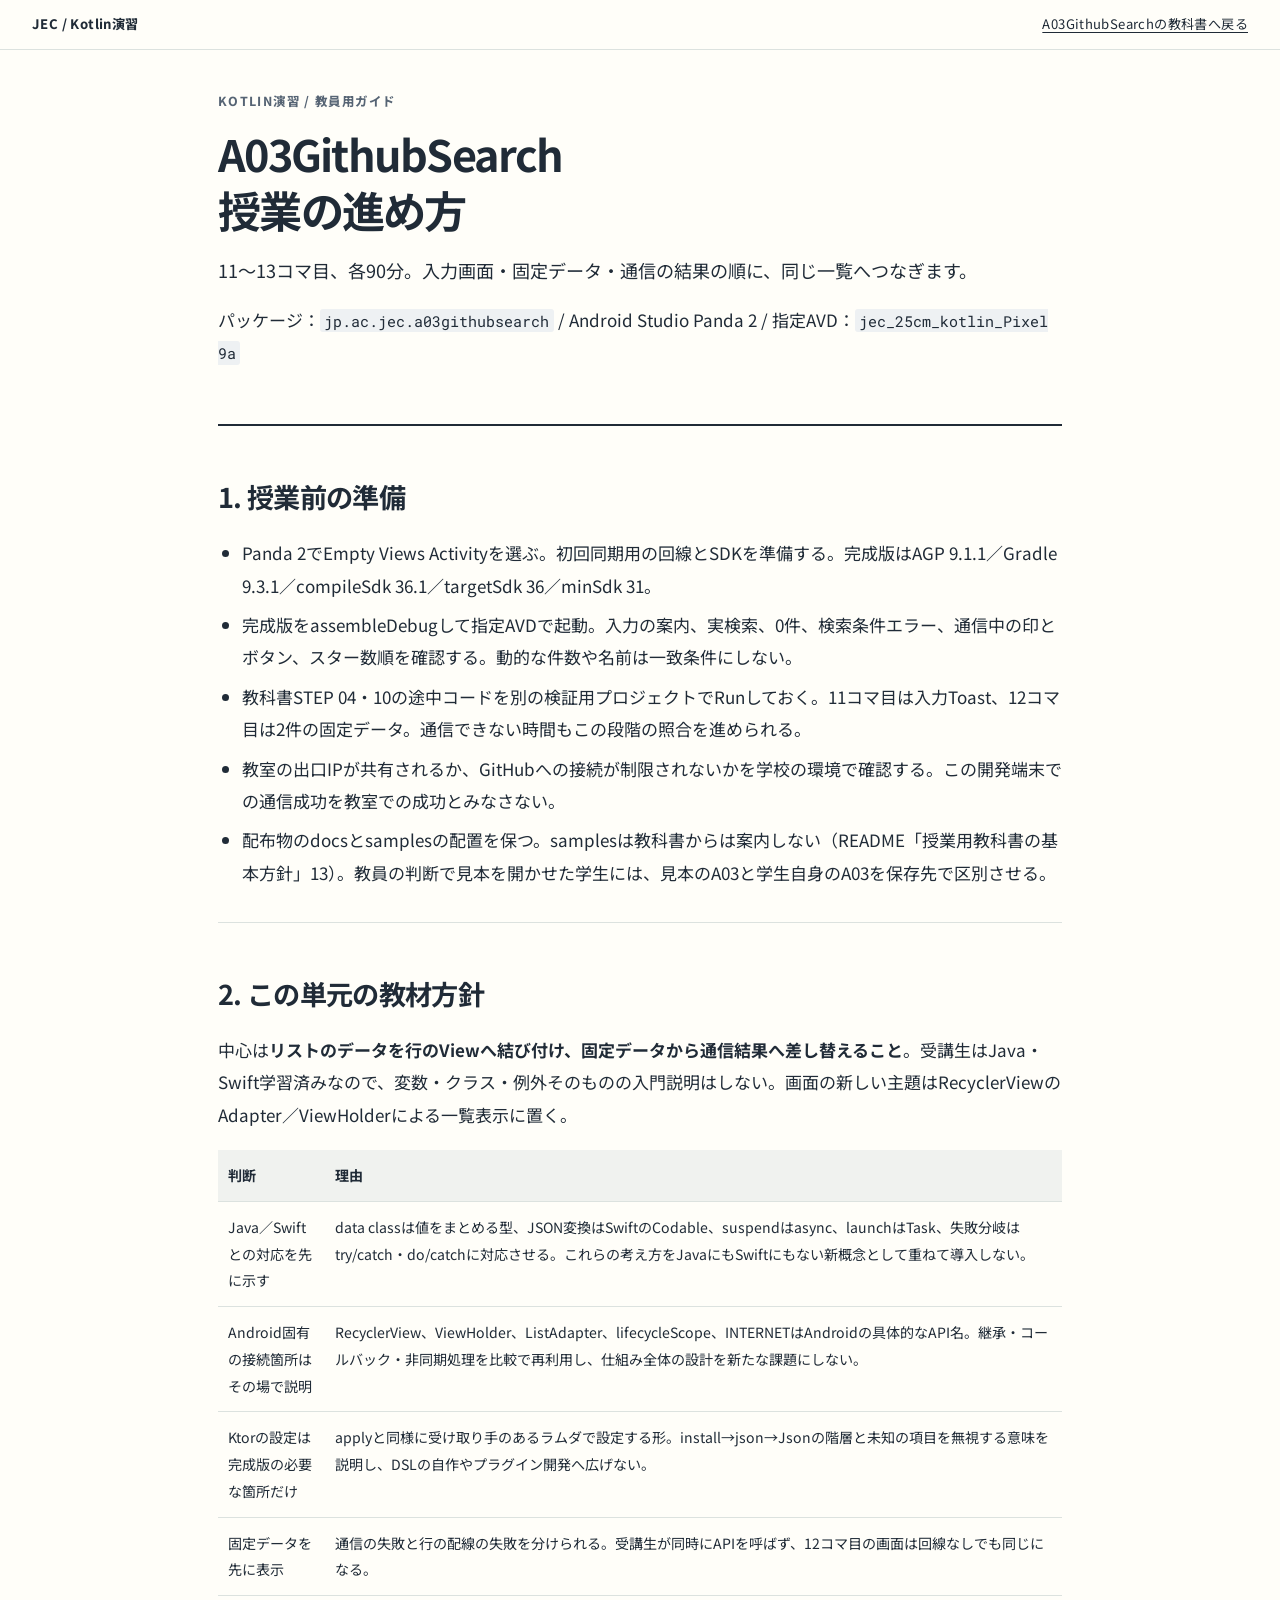
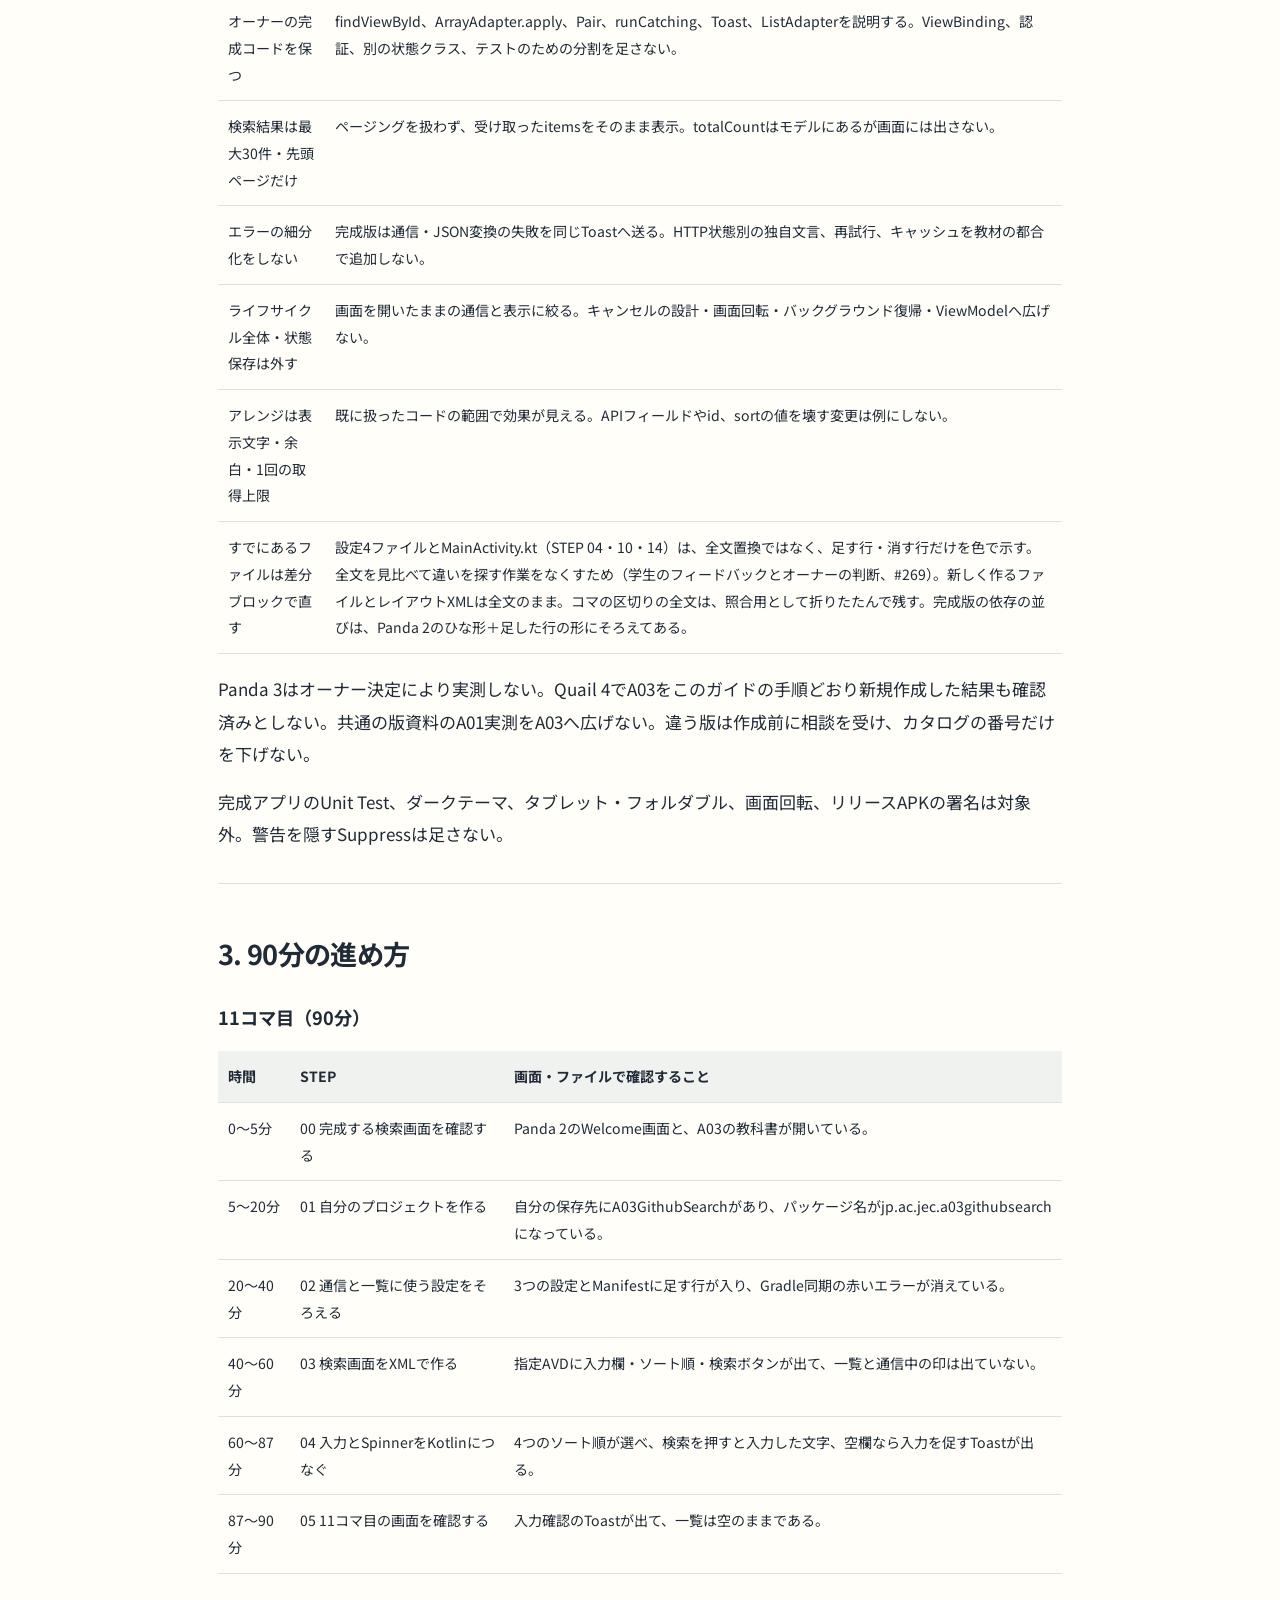
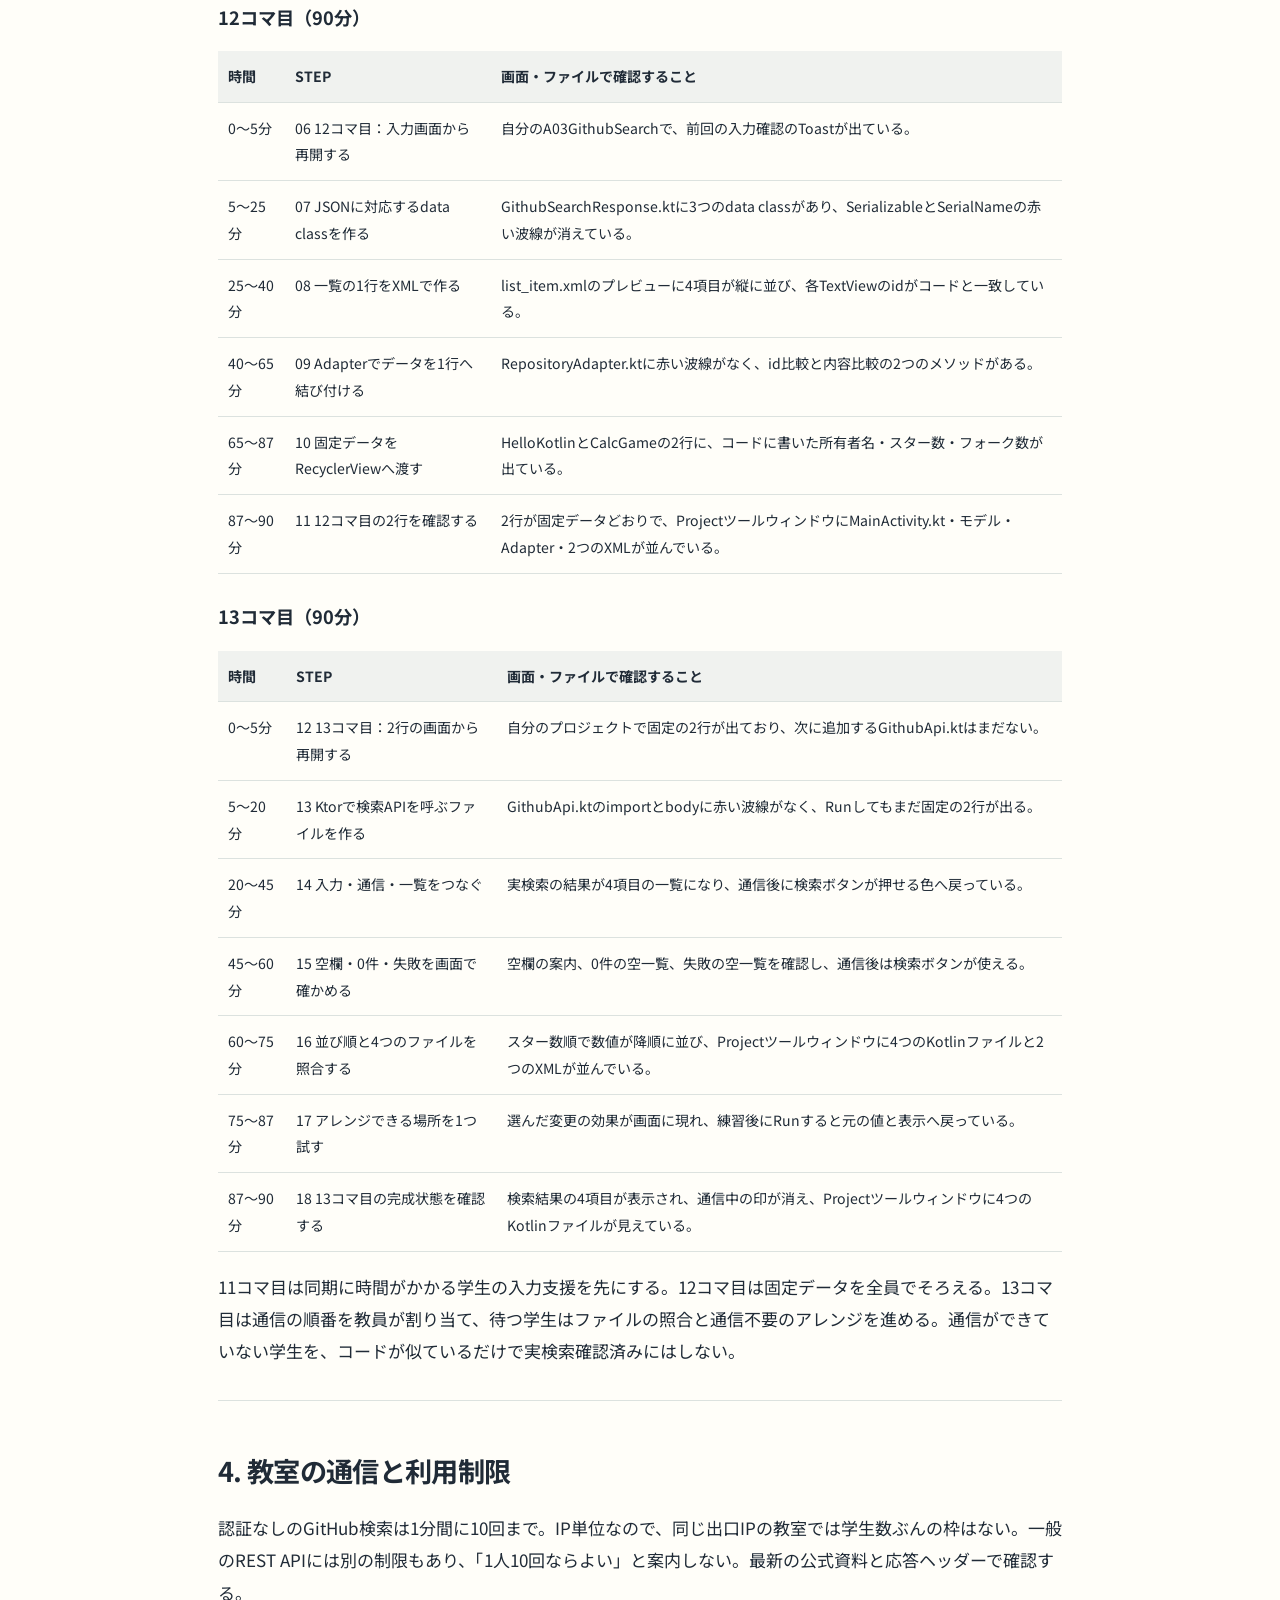
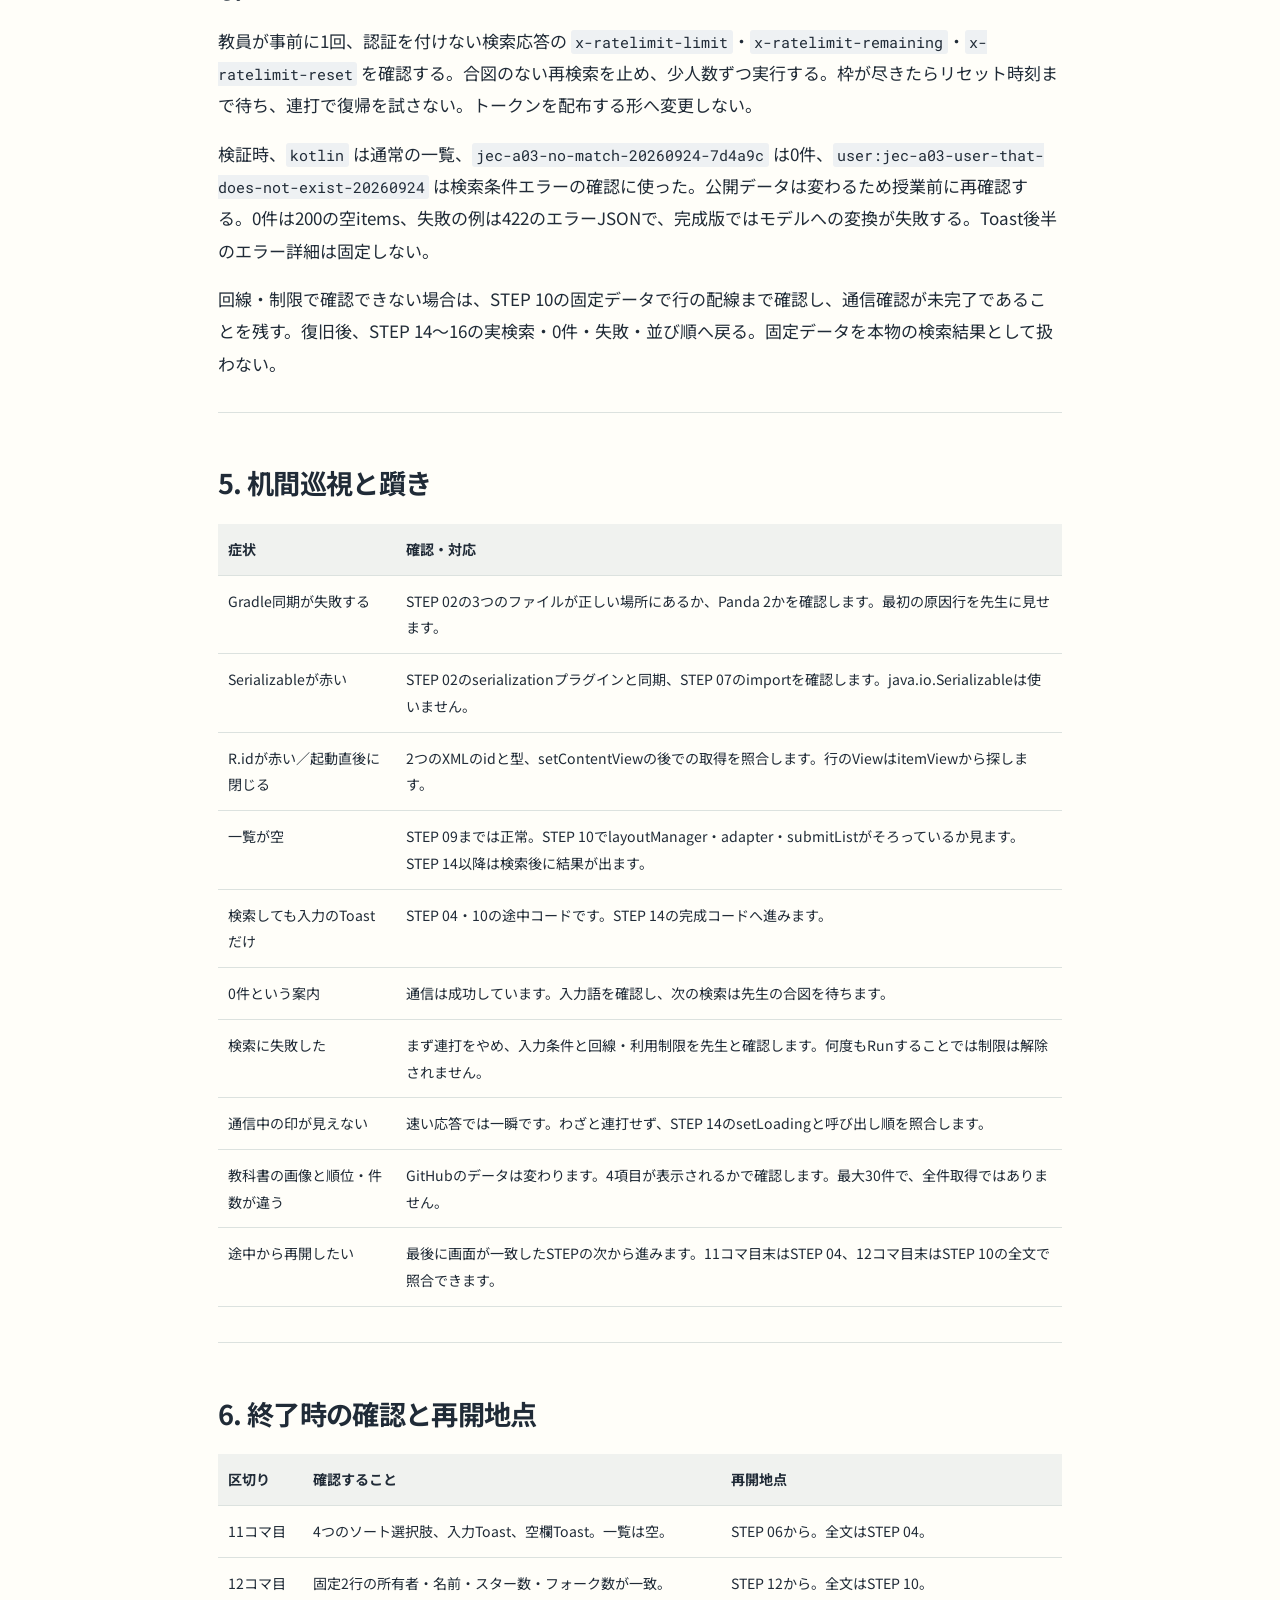
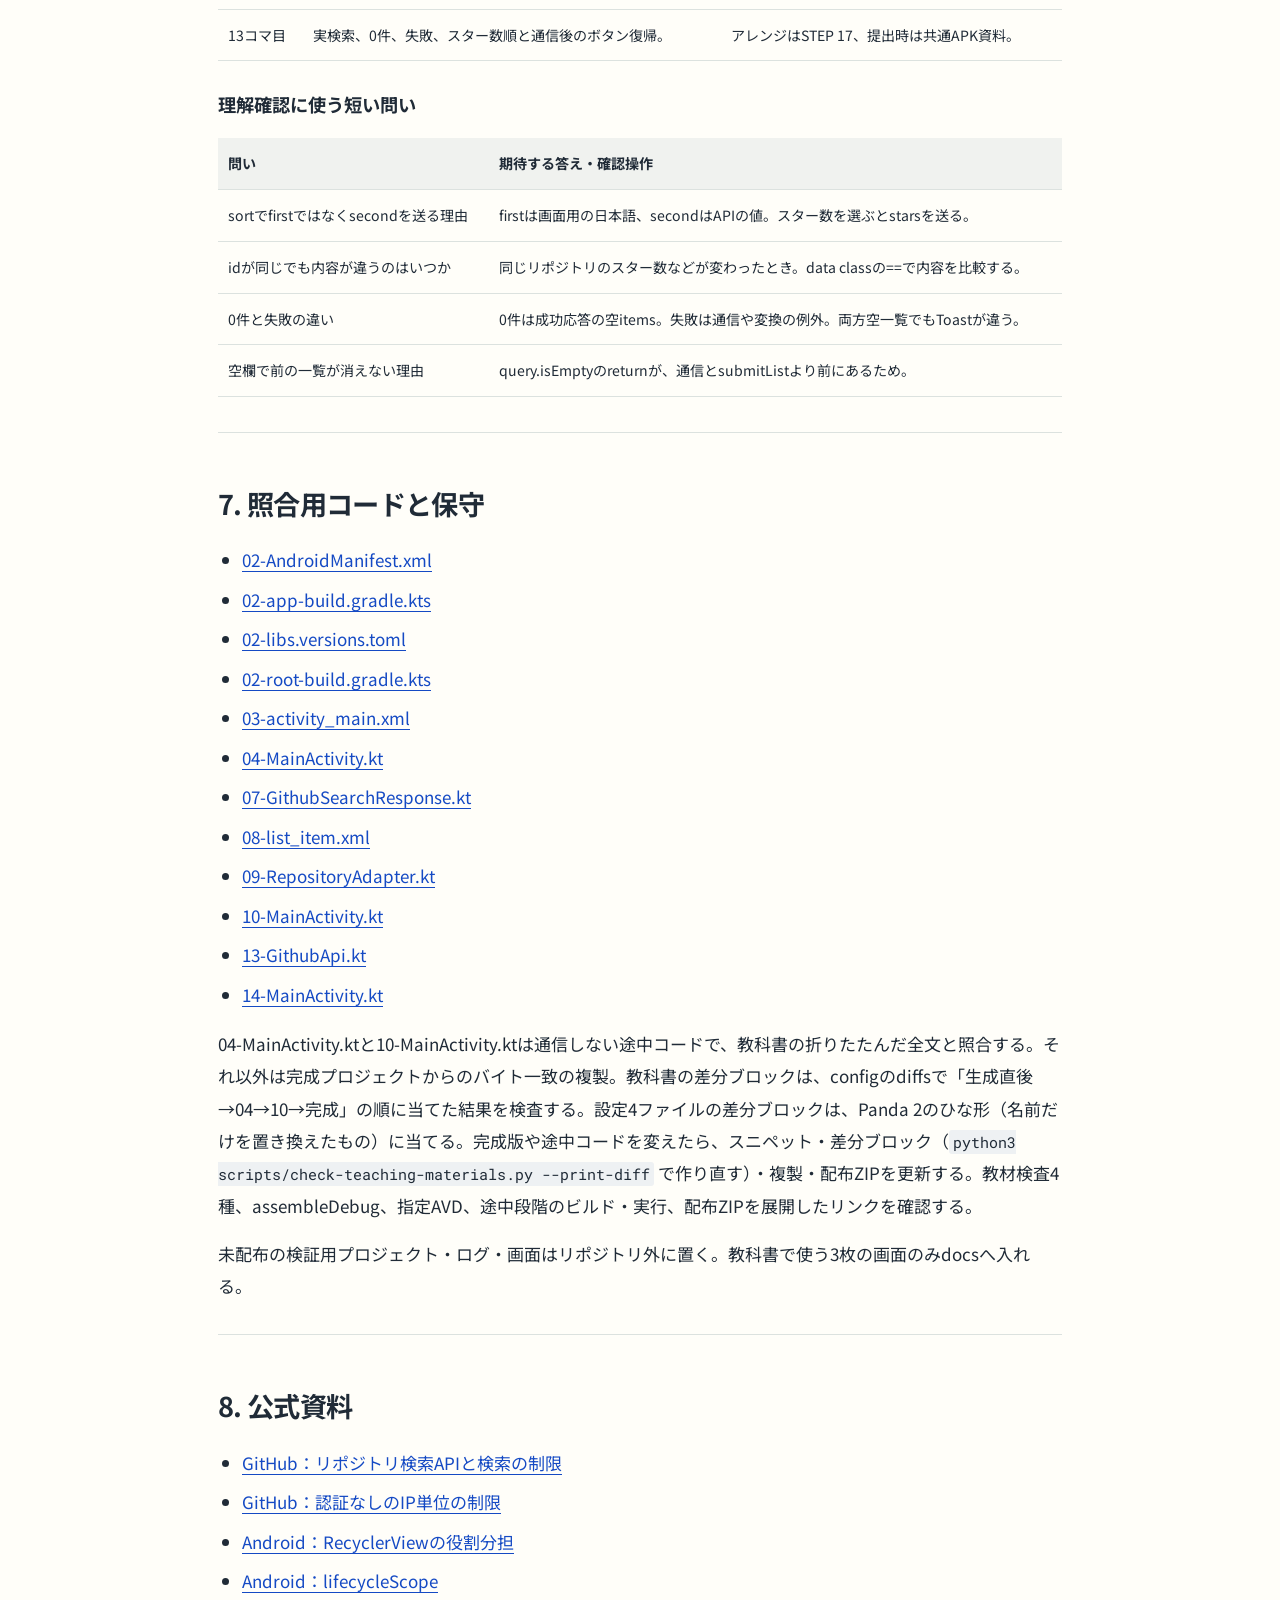
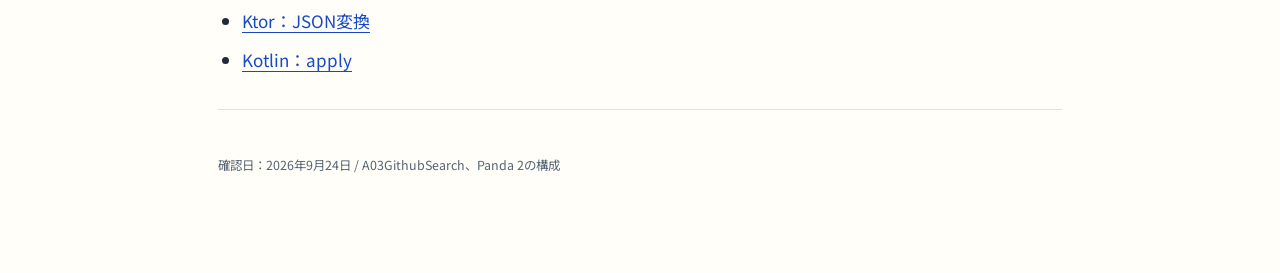
<file: teacher/github-search/index.html>
<!doctype html>
<html lang="ja"><head><meta charset="utf-8"><meta name="viewport" content="width=device-width, initial-scale=1"><title>教員用ガイド A03GithubSearch | Kotlin演習</title><link rel="stylesheet" href="../../docs/assets/textbook.css"><script src="../../docs/assets/textbook.js" defer></script></head>
<body class="plain"><a class="skip" href="#main">本文へ移動</a><header class="topbar"><span class="brand">JEC / Kotlin演習</span><a href="../../docs/github-search/index.html">A03GithubSearchの教科書へ戻る</a></header><main id="main"><div class="hero"><p class="eyebrow">KOTLIN演習 / 教員用ガイド</p><h1>A03GithubSearch<br>授業の進め方</h1><p class="lede">11〜13コマ目、各90分。入力画面・固定データ・通信の結果の順に、同じ一覧へつなぎます。</p><p>パッケージ：<code>jp.ac.jec.a03githubsearch</code> / Android Studio Panda 2 / 指定AVD：<code>jec_25cm_kotlin_Pixel 9a</code></p></div>
<section><h2>1. 授業前の準備</h2><ul><li>Panda 2でEmpty Views Activityを選ぶ。初回同期用の回線とSDKを準備する。完成版はAGP 9.1.1／Gradle 9.3.1／compileSdk 36.1／targetSdk 36／minSdk 31。</li><li>完成版をassembleDebugして指定AVDで起動。入力の案内、実検索、0件、検索条件エラー、通信中の印とボタン、スター数順を確認する。動的な件数や名前は一致条件にしない。</li><li>教科書STEP 04・10の途中コードを別の検証用プロジェクトでRunしておく。11コマ目は入力Toast、12コマ目は2件の固定データ。通信できない時間もこの段階の照合を進められる。</li><li>教室の出口IPが共有されるか、GitHubへの接続が制限されないかを学校の環境で確認する。この開発端末での通信成功を教室での成功とみなさない。</li><li>配布物のdocsとsamplesの配置を保つ。samplesは教科書からは案内しない（README「授業用教科書の基本方針」13）。教員の判断で見本を開かせた学生には、見本のA03と学生自身のA03を保存先で区別させる。</li></ul></section>
<section><h2>2. この単元の教材方針</h2><p>中心は<strong>リストのデータを行のViewへ結び付け、固定データから通信結果へ差し替えること</strong>。受講生はJava・Swift学習済みなので、変数・クラス・例外そのものの入門説明はしない。画面の新しい主題はRecyclerViewのAdapter／ViewHolderによる一覧表示に置く。</p><table><thead><tr><th>判断</th><th>理由</th></tr></thead><tbody><tr><td>Java／Swiftとの対応を先に示す</td><td>data classは値をまとめる型、JSON変換はSwiftのCodable、suspendはasync、launchはTask、失敗分岐はtry/catch・do/catchに対応させる。これらの考え方をJavaにもSwiftにもない新概念として重ねて導入しない。</td></tr><tr><td>Android固有の接続箇所はその場で説明</td><td>RecyclerView、ViewHolder、ListAdapter、lifecycleScope、INTERNETはAndroidの具体的なAPI名。継承・コールバック・非同期処理を比較で再利用し、仕組み全体の設計を新たな課題にしない。</td></tr><tr><td>Ktorの設定は完成版の必要な箇所だけ</td><td>applyと同様に受け取り手のあるラムダで設定する形。install→json→Jsonの階層と未知の項目を無視する意味を説明し、DSLの自作やプラグイン開発へ広げない。</td></tr><tr><td>固定データを先に表示</td><td>通信の失敗と行の配線の失敗を分けられる。受講生が同時にAPIを呼ばず、12コマ目の画面は回線なしでも同じになる。</td></tr><tr><td>オーナーの完成コードを保つ</td><td>findViewById、ArrayAdapter.apply、Pair、runCatching、Toast、ListAdapterを説明する。ViewBinding、認証、別の状態クラス、テストのための分割を足さない。</td></tr><tr><td>検索結果は最大30件・先頭ページだけ</td><td>ページングを扱わず、受け取ったitemsをそのまま表示。totalCountはモデルにあるが画面には出さない。</td></tr><tr><td>エラーの細分化をしない</td><td>完成版は通信・JSON変換の失敗を同じToastへ送る。HTTP状態別の独自文言、再試行、キャッシュを教材の都合で追加しない。</td></tr><tr><td>ライフサイクル全体・状態保存は外す</td><td>画面を開いたままの通信と表示に絞る。キャンセルの設計・画面回転・バックグラウンド復帰・ViewModelへ広げない。</td></tr><tr><td>アレンジは表示文字・余白・1回の取得上限</td><td>既に扱ったコードの範囲で効果が見える。APIフィールドやid、sortの値を壊す変更は例にしない。</td></tr><tr><td>すでにあるファイルは差分ブロックで直す</td><td>設定4ファイルとMainActivity.kt（STEP 04・10・14）は、全文置換ではなく、足す行・消す行だけを色で示す。全文を見比べて違いを探す作業をなくすため（学生のフィードバックとオーナーの判断、#269）。新しく作るファイルとレイアウトXMLは全文のまま。コマの区切りの全文は、照合用として折りたたんで残す。完成版の依存の並びは、Panda 2のひな形＋足した行の形にそろえてある。</td></tr></tbody></table>
<p>Panda 3はオーナー決定により実測しない。Quail 4でA03をこのガイドの手順どおり新規作成した結果も確認済みとしない。共通の版資料のA01実測をA03へ広げない。違う版は作成前に相談を受け、カタログの番号だけを下げない。</p>
<p>完成アプリのUnit Test、ダークテーマ、タブレット・フォルダブル、画面回転、リリースAPKの署名は対象外。警告を隠すSuppressは足さない。</p>
</section><section><h2>3. 90分の進め方</h2><h3>11コマ目（90分）</h3><table><thead><tr><th>時間</th><th>STEP</th><th>画面・ファイルで確認すること</th></tr></thead><tbody><tr><td>0〜5分</td><td>00 完成する検索画面を確認する</td><td>Panda 2のWelcome画面と、A03の教科書が開いている。</td></tr><tr><td>5〜20分</td><td>01 自分のプロジェクトを作る</td><td>自分の保存先にA03GithubSearchがあり、パッケージ名がjp.ac.jec.a03githubsearchになっている。</td></tr><tr><td>20〜40分</td><td>02 通信と一覧に使う設定をそろえる</td><td>3つの設定とManifestに足す行が入り、Gradle同期の赤いエラーが消えている。</td></tr><tr><td>40〜60分</td><td>03 検索画面をXMLで作る</td><td>指定AVDに入力欄・ソート順・検索ボタンが出て、一覧と通信中の印は出ていない。</td></tr><tr><td>60〜87分</td><td>04 入力とSpinnerをKotlinにつなぐ</td><td>4つのソート順が選べ、検索を押すと入力した文字、空欄なら入力を促すToastが出る。</td></tr><tr><td>87〜90分</td><td>05 11コマ目の画面を確認する</td><td>入力確認のToastが出て、一覧は空のままである。</td></tr></tbody></table>
<h3>12コマ目（90分）</h3><table><thead><tr><th>時間</th><th>STEP</th><th>画面・ファイルで確認すること</th></tr></thead><tbody><tr><td>0〜5分</td><td>06 12コマ目：入力画面から再開する</td><td>自分のA03GithubSearchで、前回の入力確認のToastが出ている。</td></tr><tr><td>5〜25分</td><td>07 JSONに対応するdata classを作る</td><td>GithubSearchResponse.ktに3つのdata classがあり、SerializableとSerialNameの赤い波線が消えている。</td></tr><tr><td>25〜40分</td><td>08 一覧の1行をXMLで作る</td><td>list_item.xmlのプレビューに4項目が縦に並び、各TextViewのidがコードと一致している。</td></tr><tr><td>40〜65分</td><td>09 Adapterでデータを1行へ結び付ける</td><td>RepositoryAdapter.ktに赤い波線がなく、id比較と内容比較の2つのメソッドがある。</td></tr><tr><td>65〜87分</td><td>10 固定データをRecyclerViewへ渡す</td><td>HelloKotlinとCalcGameの2行に、コードに書いた所有者名・スター数・フォーク数が出ている。</td></tr><tr><td>87〜90分</td><td>11 12コマ目の2行を確認する</td><td>2行が固定データどおりで、ProjectツールウィンドウにMainActivity.kt・モデル・Adapter・2つのXMLが並んでいる。</td></tr></tbody></table>
<h3>13コマ目（90分）</h3><table><thead><tr><th>時間</th><th>STEP</th><th>画面・ファイルで確認すること</th></tr></thead><tbody><tr><td>0〜5分</td><td>12 13コマ目：2行の画面から再開する</td><td>自分のプロジェクトで固定の2行が出ており、次に追加するGithubApi.ktはまだない。</td></tr><tr><td>5〜20分</td><td>13 Ktorで検索APIを呼ぶファイルを作る</td><td>GithubApi.ktのimportとbodyに赤い波線がなく、Runしてもまだ固定の2行が出る。</td></tr><tr><td>20〜45分</td><td>14 入力・通信・一覧をつなぐ</td><td>実検索の結果が4項目の一覧になり、通信後に検索ボタンが押せる色へ戻っている。</td></tr><tr><td>45〜60分</td><td>15 空欄・0件・失敗を画面で確かめる</td><td>空欄の案内、0件の空一覧、失敗の空一覧を確認し、通信後は検索ボタンが使える。</td></tr><tr><td>60〜75分</td><td>16 並び順と4つのファイルを照合する</td><td>スター数順で数値が降順に並び、Projectツールウィンドウに4つのKotlinファイルと2つのXMLが並んでいる。</td></tr><tr><td>75〜87分</td><td>17 アレンジできる場所を1つ試す</td><td>選んだ変更の効果が画面に現れ、練習後にRunすると元の値と表示へ戻っている。</td></tr><tr><td>87〜90分</td><td>18 13コマ目の完成状態を確認する</td><td>検索結果の4項目が表示され、通信中の印が消え、Projectツールウィンドウに4つのKotlinファイルが見えている。</td></tr></tbody></table>
<p>11コマ目は同期に時間がかかる学生の入力支援を先にする。12コマ目は固定データを全員でそろえる。13コマ目は通信の順番を教員が割り当て、待つ学生はファイルの照合と通信不要のアレンジを進める。通信ができていない学生を、コードが似ているだけで実検索確認済みにはしない。</p>
</section><section><h2>4. 教室の通信と利用制限</h2><p>認証なしのGitHub検索は1分間に10回まで。IP単位なので、同じ出口IPの教室では学生数ぶんの枠はない。一般のREST APIには別の制限もあり、「1人10回ならよい」と案内しない。最新の公式資料と応答ヘッダーで確認する。</p>
<p>教員が事前に1回、認証を付けない検索応答の <code>x-ratelimit-limit</code>・<code>x-ratelimit-remaining</code>・<code>x-ratelimit-reset</code> を確認する。合図のない再検索を止め、少人数ずつ実行する。枠が尽きたらリセット時刻まで待ち、連打で復帰を試さない。トークンを配布する形へ変更しない。</p>
<p>検証時、<code>kotlin</code> は通常の一覧、<code>jec-a03-no-match-20260924-7d4a9c</code> は0件、<code>user:jec-a03-user-that-does-not-exist-20260924</code> は検索条件エラーの確認に使った。公開データは変わるため授業前に再確認する。0件は200の空items、失敗の例は422のエラーJSONで、完成版ではモデルへの変換が失敗する。Toast後半のエラー詳細は固定しない。</p>
<p>回線・制限で確認できない場合は、STEP 10の固定データで行の配線まで確認し、通信確認が未完了であることを残す。復旧後、STEP 14〜16の実検索・0件・失敗・並び順へ戻る。固定データを本物の検索結果として扱わない。</p>
</section><section><h2>5. 机間巡視と躓き</h2><table><thead><tr><th>症状</th><th>確認・対応</th></tr></thead><tbody><tr><td>Gradle同期が失敗する</td><td>STEP 02の3つのファイルが正しい場所にあるか、Panda 2かを確認します。最初の原因行を先生に見せます。</td></tr><tr><td>Serializableが赤い</td><td>STEP 02のserializationプラグインと同期、STEP 07のimportを確認します。java.io.Serializableは使いません。</td></tr><tr><td>R.idが赤い／起動直後に閉じる</td><td>2つのXMLのidと型、setContentViewの後での取得を照合します。行のViewはitemViewから探します。</td></tr><tr><td>一覧が空</td><td>STEP 09までは正常。STEP 10でlayoutManager・adapter・submitListがそろっているか見ます。STEP 14以降は検索後に結果が出ます。</td></tr><tr><td>検索しても入力のToastだけ</td><td>STEP 04・10の途中コードです。STEP 14の完成コードへ進みます。</td></tr><tr><td>0件という案内</td><td>通信は成功しています。入力語を確認し、次の検索は先生の合図を待ちます。</td></tr><tr><td>検索に失敗した</td><td>まず連打をやめ、入力条件と回線・利用制限を先生と確認します。何度もRunすることでは制限は解除されません。</td></tr><tr><td>通信中の印が見えない</td><td>速い応答では一瞬です。わざと連打せず、STEP 14のsetLoadingと呼び出し順を照合します。</td></tr><tr><td>教科書の画像と順位・件数が違う</td><td>GitHubのデータは変わります。4項目が表示されるかで確認します。最大30件で、全件取得ではありません。</td></tr><tr><td>途中から再開したい</td><td>最後に画面が一致したSTEPの次から進みます。11コマ目末はSTEP 04、12コマ目末はSTEP 10の全文で照合できます。</td></tr></tbody></table>
</section><section><h2>6. 終了時の確認と再開地点</h2><table><thead><tr><th>区切り</th><th>確認すること</th><th>再開地点</th></tr></thead><tbody><tr><td>11コマ目</td><td>4つのソート選択肢、入力Toast、空欄Toast。一覧は空。</td><td>STEP 06から。全文はSTEP 04。</td></tr><tr><td>12コマ目</td><td>固定2行の所有者・名前・スター数・フォーク数が一致。</td><td>STEP 12から。全文はSTEP 10。</td></tr><tr><td>13コマ目</td><td>実検索、0件、失敗、スター数順と通信後のボタン復帰。</td><td>アレンジはSTEP 17、提出時は共通APK資料。</td></tr></tbody></table>
<h3>理解確認に使う短い問い</h3><table><thead><tr><th>問い</th><th>期待する答え・確認操作</th></tr></thead><tbody><tr><td>sortでfirstではなくsecondを送る理由</td><td>firstは画面用の日本語、secondはAPIの値。スター数を選ぶとstarsを送る。</td></tr><tr><td>idが同じでも内容が違うのはいつか</td><td>同じリポジトリのスター数などが変わったとき。data classの==で内容を比較する。</td></tr><tr><td>0件と失敗の違い</td><td>0件は成功応答の空items。失敗は通信や変換の例外。両方空一覧でもToastが違う。</td></tr><tr><td>空欄で前の一覧が消えない理由</td><td>query.isEmptyのreturnが、通信とsubmitListより前にあるため。</td></tr></tbody></table>
</section><section><h2>7. 照合用コードと保守</h2><ul><li><a href="code/02-AndroidManifest.xml">02-AndroidManifest.xml</a></li><li><a href="code/02-app-build.gradle.kts">02-app-build.gradle.kts</a></li><li><a href="code/02-libs.versions.toml">02-libs.versions.toml</a></li><li><a href="code/02-root-build.gradle.kts">02-root-build.gradle.kts</a></li><li><a href="code/03-activity_main.xml">03-activity_main.xml</a></li><li><a href="code/04-MainActivity.kt">04-MainActivity.kt</a></li><li><a href="code/07-GithubSearchResponse.kt">07-GithubSearchResponse.kt</a></li><li><a href="code/08-list_item.xml">08-list_item.xml</a></li><li><a href="code/09-RepositoryAdapter.kt">09-RepositoryAdapter.kt</a></li><li><a href="code/10-MainActivity.kt">10-MainActivity.kt</a></li><li><a href="code/13-GithubApi.kt">13-GithubApi.kt</a></li><li><a href="code/14-MainActivity.kt">14-MainActivity.kt</a></li></ul><p>04-MainActivity.ktと10-MainActivity.ktは通信しない途中コードで、教科書の折りたたんだ全文と照合する。それ以外は完成プロジェクトからのバイト一致の複製。教科書の差分ブロックは、configのdiffsで「生成直後→04→10→完成」の順に当てた結果を検査する。設定4ファイルの差分ブロックは、Panda 2のひな形（名前だけを置き換えたもの）に当てる。完成版や途中コードを変えたら、スニペット・差分ブロック（<code>python3 scripts/check-teaching-materials.py --print-diff</code> で作り直す）・複製・配布ZIPを更新する。教材検査4種、assembleDebug、指定AVD、途中段階のビルド・実行、配布ZIPを展開したリンクを確認する。</p>
<p>未配布の検証用プロジェクト・ログ・画面はリポジトリ外に置く。教科書で使う3枚の画面のみdocsへ入れる。</p>
</section><section><h2>8. 公式資料</h2><ul><li><a href="https://docs.github.com/en/rest/search/search#search-repositories">GitHub：リポジトリ検索APIと検索の制限</a></li><li><a href="https://docs.github.com/en/rest/using-the-rest-api/rate-limits-for-the-rest-api">GitHub：認証なしのIP単位の制限</a></li><li><a href="https://developer.android.com/develop/ui/views/layout/recyclerview">Android：RecyclerViewの役割分担</a></li><li><a href="https://developer.android.com/topic/libraries/architecture/views/coroutines-views#lifecyclescope">Android：lifecycleScope</a></li><li><a href="https://ktor.io/docs/client-serialization.html">Ktor：JSON変換</a></li><li><a href="https://kotlinlang.org/docs/scope-functions.html#apply">Kotlin：apply</a></li></ul></section><footer class="footer"><p>確認日：2026年9月24日 / A03GithubSearch、Panda 2の構成</p></footer></main><p class="sr-only" role="status" aria-live="polite" data-copy-status></p></body></html>
</file>
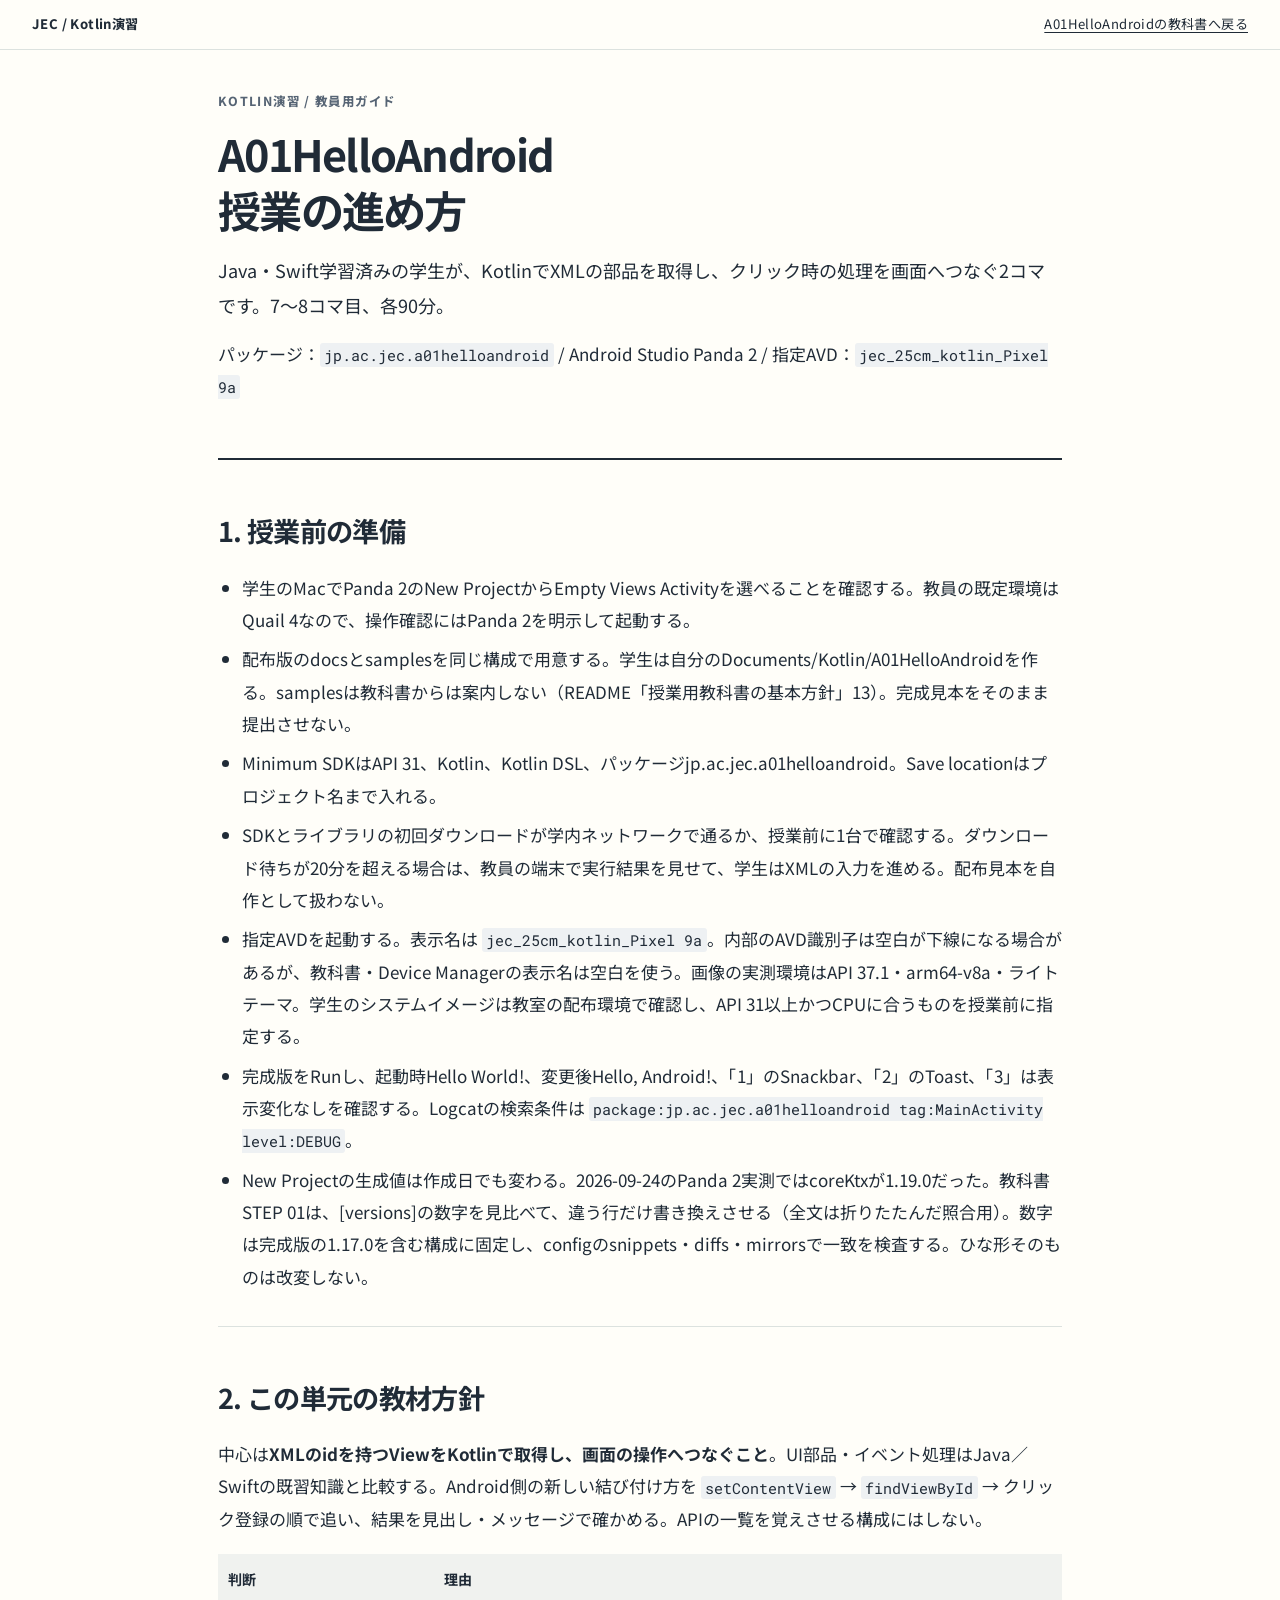
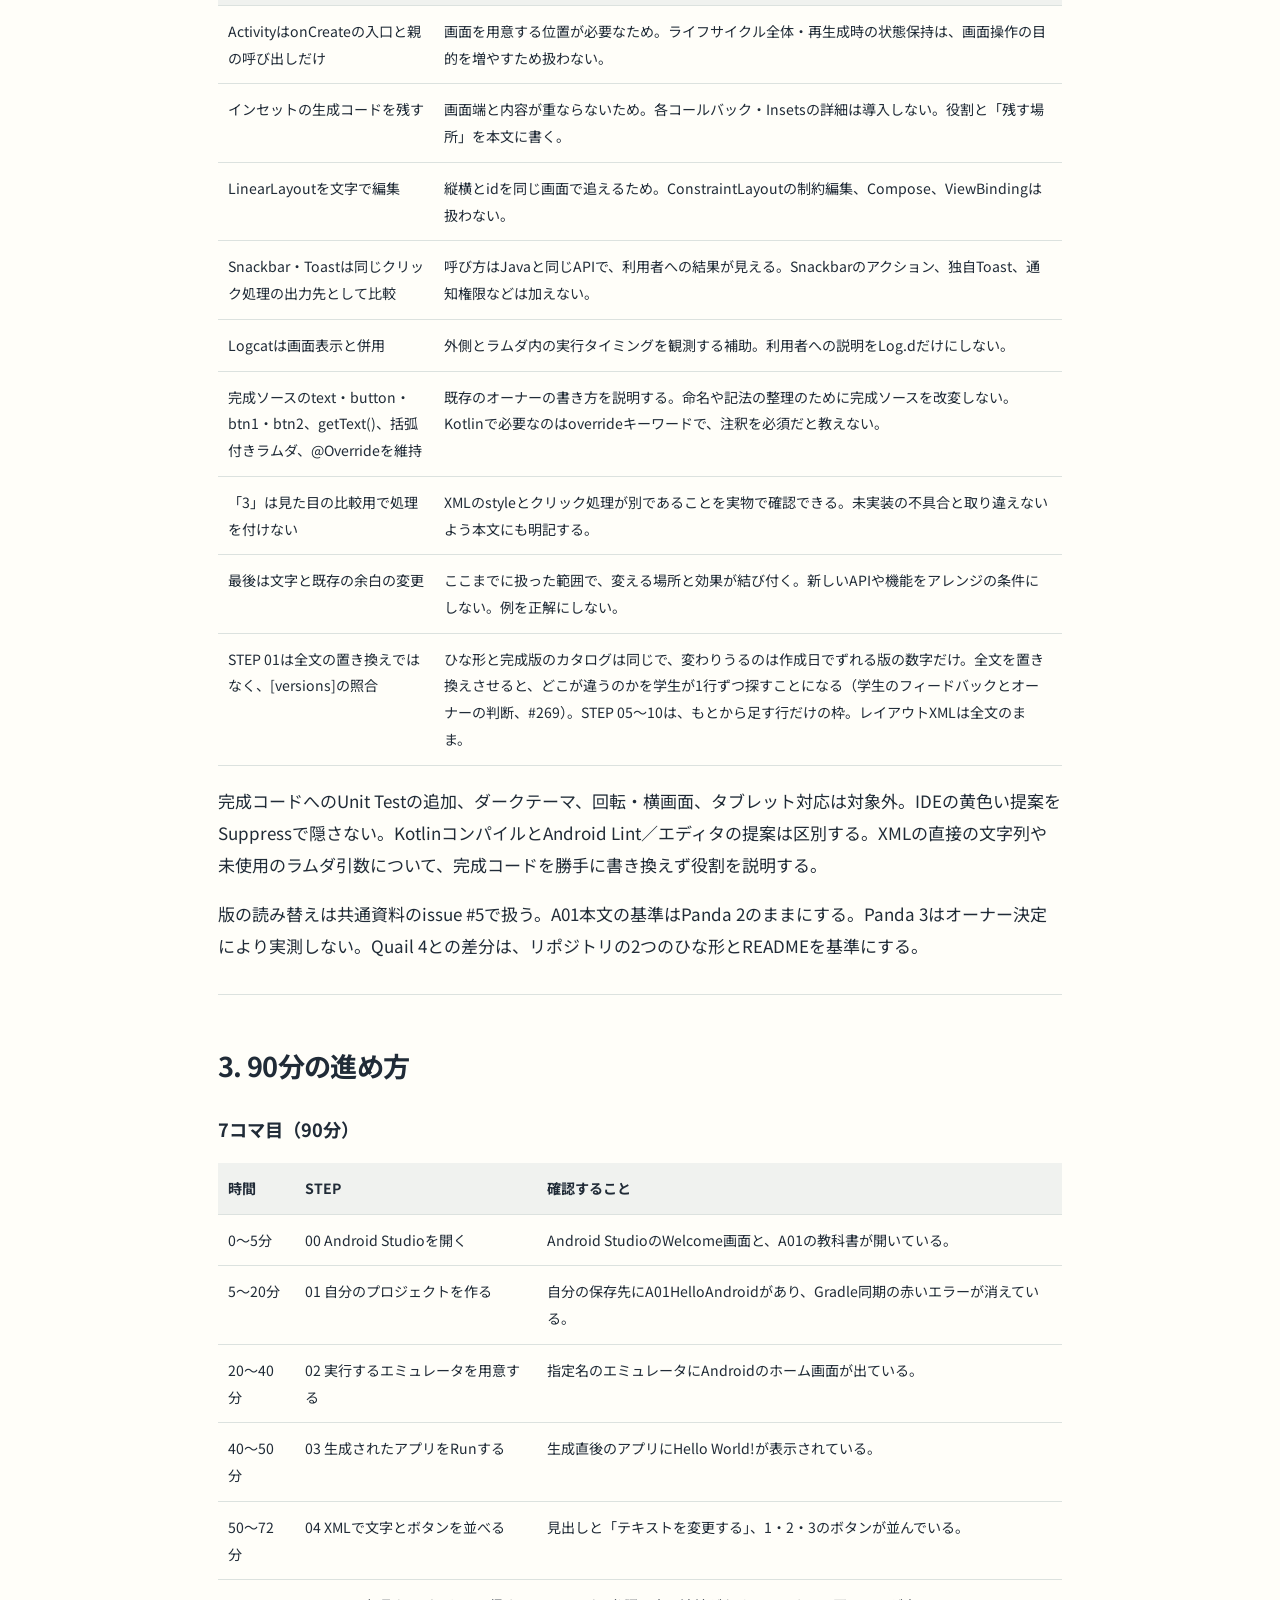
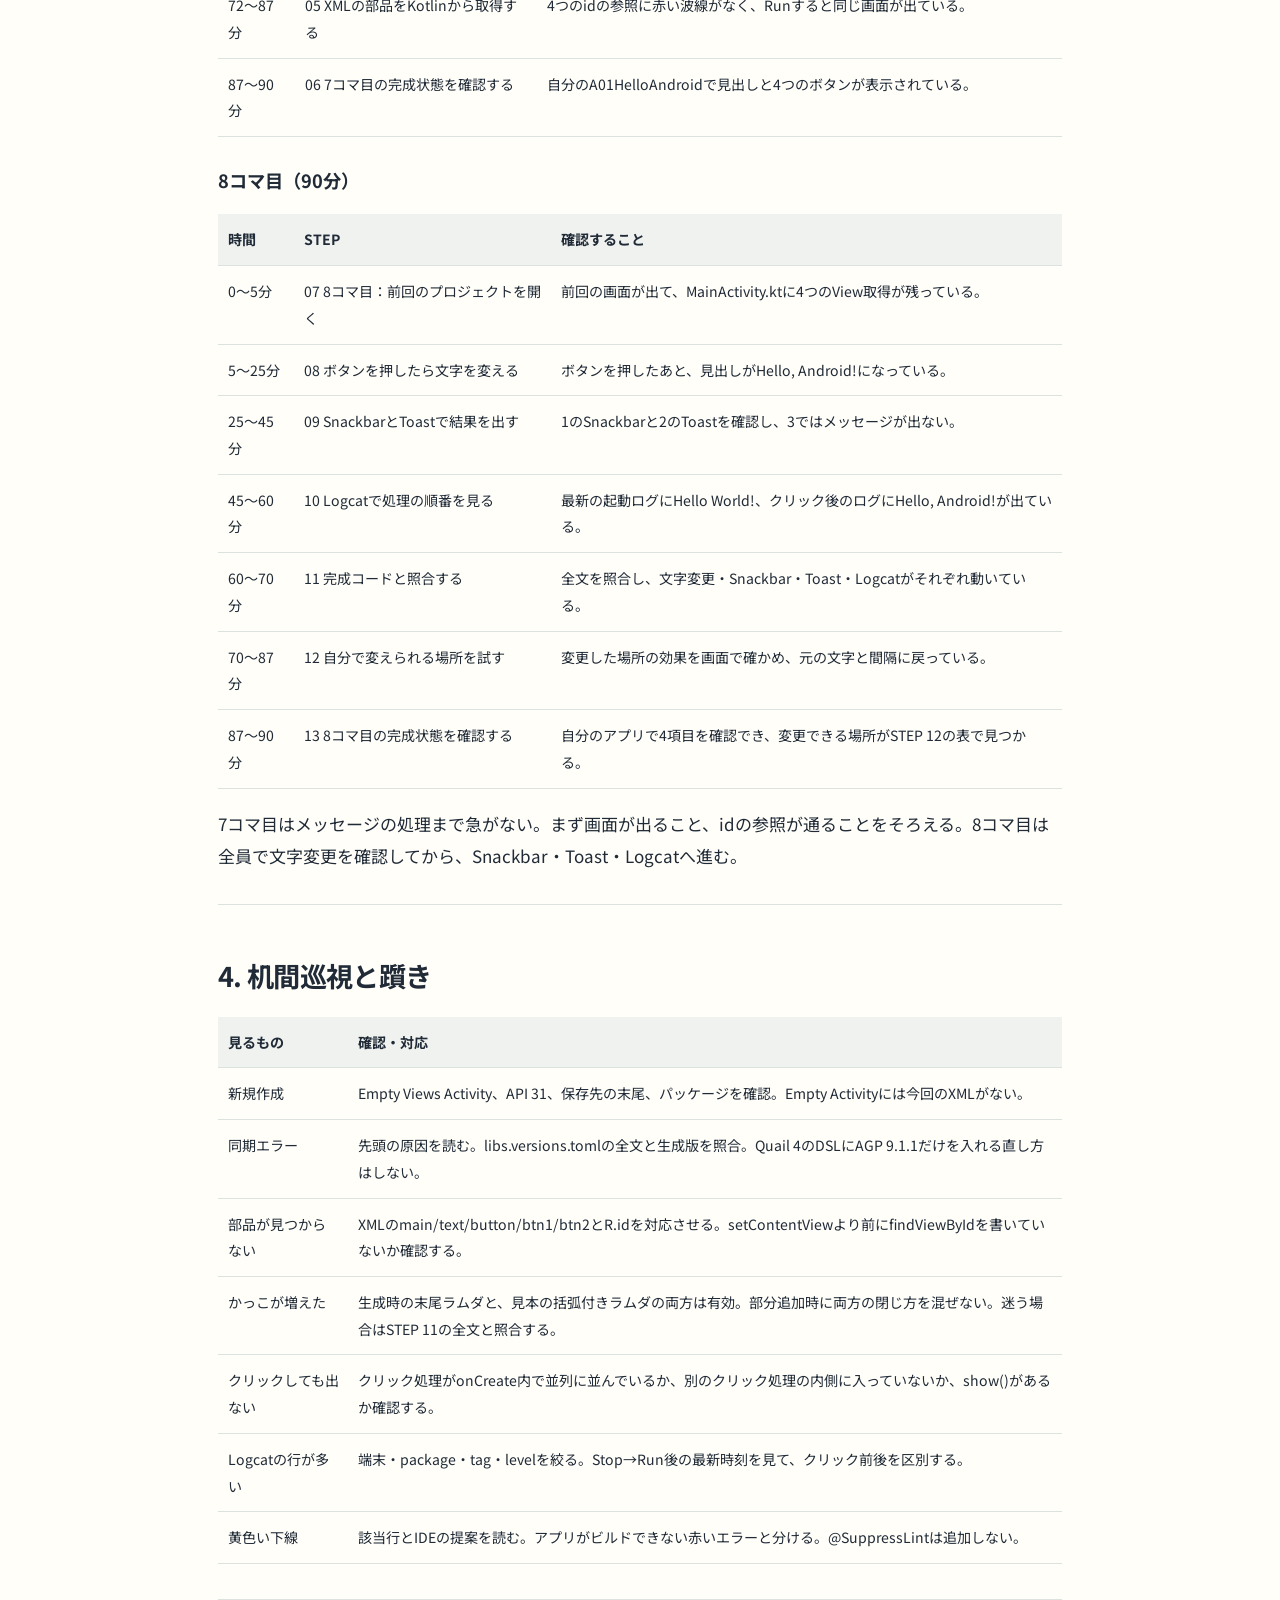
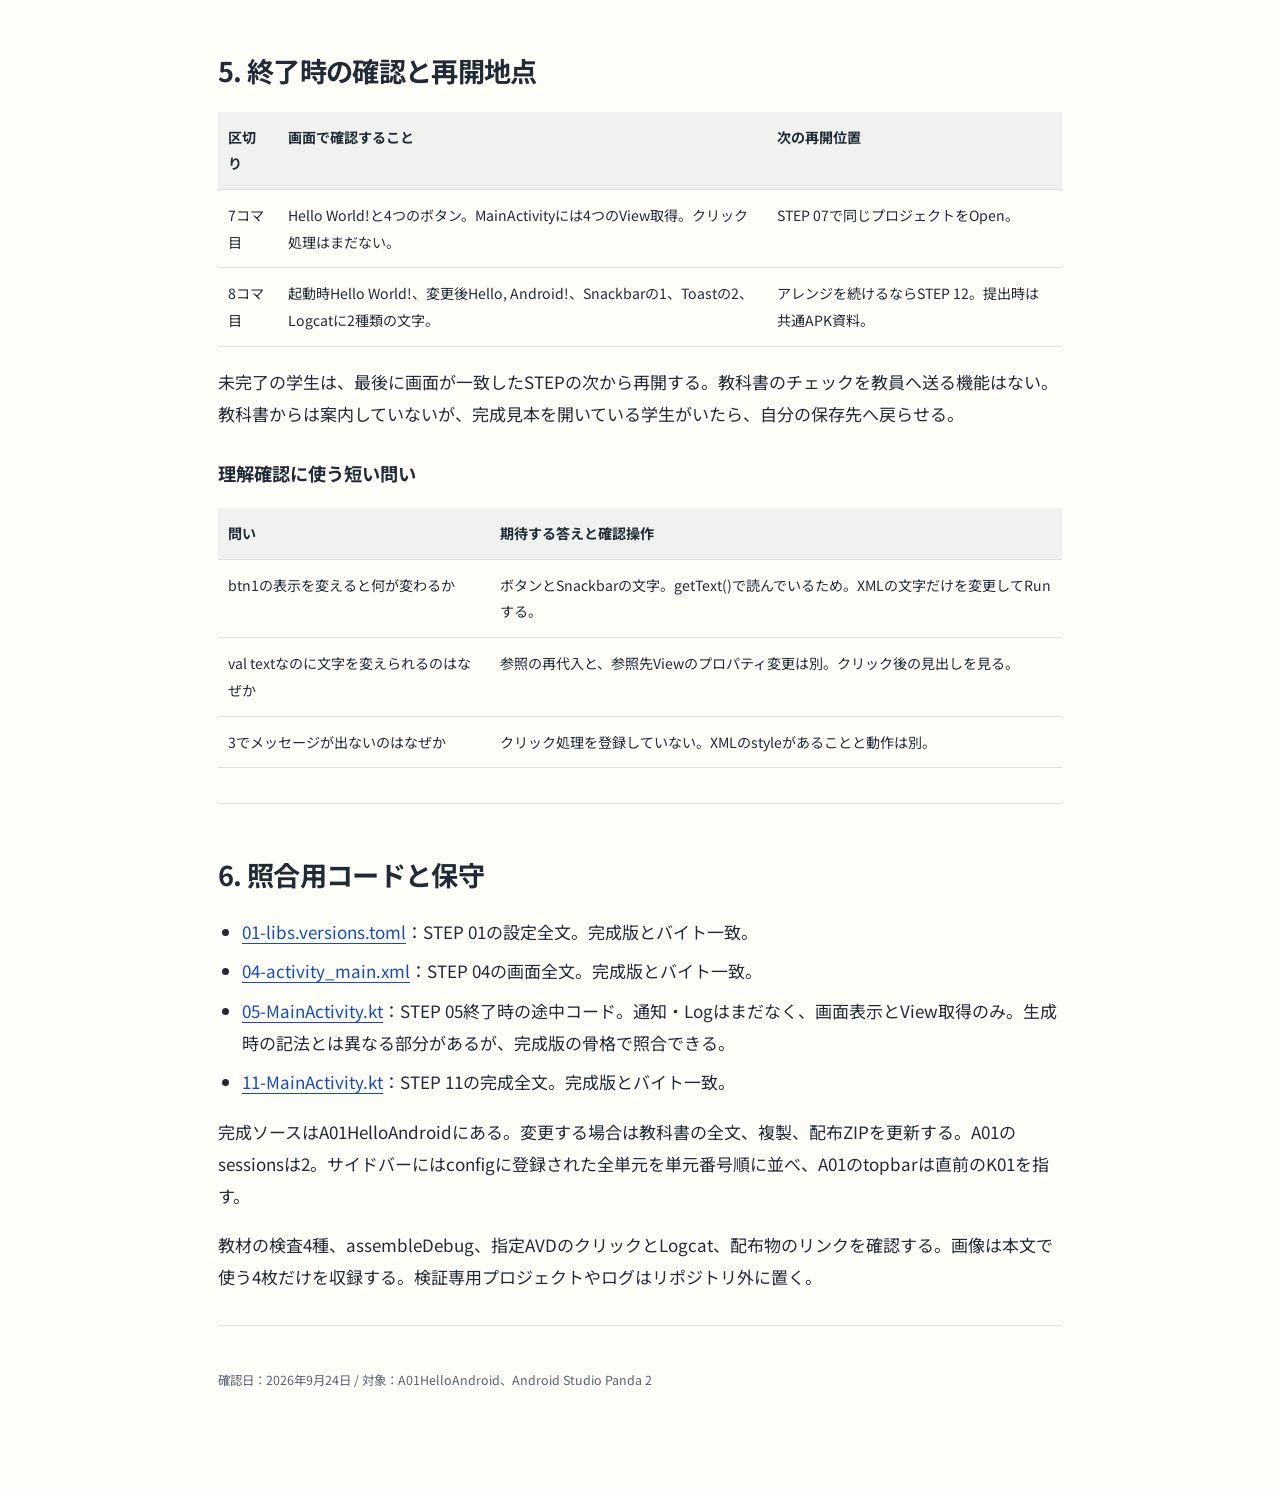
<file: teacher/hello-android/index.html>
<!doctype html>
<html lang="ja"><head><meta charset="utf-8"><meta name="viewport" content="width=device-width, initial-scale=1"><title>教員用ガイド A01HelloAndroid | Kotlin演習</title><link rel="stylesheet" href="../../docs/assets/textbook.css"><script src="../../docs/assets/textbook.js" defer></script></head>
<body class="plain"><a class="skip" href="#main">本文へ移動</a><header class="topbar"><span class="brand">JEC / Kotlin演習</span><a href="../../docs/hello-android/index.html">A01HelloAndroidの教科書へ戻る</a></header><main id="main"><div class="hero"><p class="eyebrow">KOTLIN演習 / 教員用ガイド</p><h1>A01HelloAndroid<br>授業の進め方</h1><p class="lede">Java・Swift学習済みの学生が、KotlinでXMLの部品を取得し、クリック時の処理を画面へつなぐ2コマです。7〜8コマ目、各90分。</p><p>パッケージ：<code>jp.ac.jec.a01helloandroid</code> / Android Studio Panda 2 / 指定AVD：<code>jec_25cm_kotlin_Pixel 9a</code></p></div>
<section><h2>1. 授業前の準備</h2><ul>
<li>学生のMacでPanda 2のNew ProjectからEmpty Views Activityを選べることを確認する。教員の既定環境はQuail 4なので、操作確認にはPanda 2を明示して起動する。</li>
<li>配布版のdocsとsamplesを同じ構成で用意する。学生は自分のDocuments/Kotlin/A01HelloAndroidを作る。samplesは教科書からは案内しない（README「授業用教科書の基本方針」13）。完成見本をそのまま提出させない。</li>
<li>Minimum SDKはAPI 31、Kotlin、Kotlin DSL、パッケージjp.ac.jec.a01helloandroid。Save locationはプロジェクト名まで入れる。</li>
<li>SDKとライブラリの初回ダウンロードが学内ネットワークで通るか、授業前に1台で確認する。ダウンロード待ちが20分を超える場合は、教員の端末で実行結果を見せて、学生はXMLの入力を進める。配布見本を自作として扱わない。</li>
<li>指定AVDを起動する。表示名は <code>jec_25cm_kotlin_Pixel 9a</code>。内部のAVD識別子は空白が下線になる場合があるが、教科書・Device Managerの表示名は空白を使う。画像の実測環境はAPI 37.1・arm64-v8a・ライトテーマ。学生のシステムイメージは教室の配布環境で確認し、API 31以上かつCPUに合うものを授業前に指定する。</li>
<li>完成版をRunし、起動時Hello World!、変更後Hello, Android!、「1」のSnackbar、「2」のToast、「3」は表示変化なしを確認する。Logcatの検索条件は <code>package:jp.ac.jec.a01helloandroid tag:MainActivity level:DEBUG</code>。</li>
<li>New Projectの生成値は作成日でも変わる。2026-09-24のPanda 2実測ではcoreKtxが1.19.0だった。教科書STEP 01は、[versions]の数字を見比べて、違う行だけ書き換えさせる（全文は折りたたんだ照合用）。数字は完成版の1.17.0を含む構成に固定し、configのsnippets・diffs・mirrorsで一致を検査する。ひな形そのものは改変しない。</li>
</ul></section>
<section><h2>2. この単元の教材方針</h2>
<p>中心は<strong>XMLのidを持つViewをKotlinで取得し、画面の操作へつなぐこと</strong>。UI部品・イベント処理はJava／Swiftの既習知識と比較する。Android側の新しい結び付け方を <code>setContentView</code> → <code>findViewById</code> → クリック登録の順で追い、結果を見出し・メッセージで確かめる。APIの一覧を覚えさせる構成にはしない。</p>
<table><thead><tr><th>判断</th><th>理由</th></tr></thead><tbody>
<tr><td>ActivityはonCreateの入口と親の呼び出しだけ</td><td>画面を用意する位置が必要なため。ライフサイクル全体・再生成時の状態保持は、画面操作の目的を増やすため扱わない。</td></tr>
<tr><td>インセットの生成コードを残す</td><td>画面端と内容が重ならないため。各コールバック・Insetsの詳細は導入しない。役割と「残す場所」を本文に書く。</td></tr>
<tr><td>LinearLayoutを文字で編集</td><td>縦横とidを同じ画面で追えるため。ConstraintLayoutの制約編集、Compose、ViewBindingは扱わない。</td></tr>
<tr><td>Snackbar・Toastは同じクリック処理の出力先として比較</td><td>呼び方はJavaと同じAPIで、利用者への結果が見える。Snackbarのアクション、独自Toast、通知権限などは加えない。</td></tr>
<tr><td>Logcatは画面表示と併用</td><td>外側とラムダ内の実行タイミングを観測する補助。利用者への説明をLog.dだけにしない。</td></tr>
<tr><td>完成ソースのtext・button・btn1・btn2、getText()、括弧付きラムダ、@Overrideを維持</td><td>既存のオーナーの書き方を説明する。命名や記法の整理のために完成ソースを改変しない。Kotlinで必要なのはoverrideキーワードで、注釈を必須だと教えない。</td></tr>
<tr><td>「3」は見た目の比較用で処理を付けない</td><td>XMLのstyleとクリック処理が別であることを実物で確認できる。未実装の不具合と取り違えないよう本文にも明記する。</td></tr>
<tr><td>最後は文字と既存の余白の変更</td><td>ここまでに扱った範囲で、変える場所と効果が結び付く。新しいAPIや機能をアレンジの条件にしない。例を正解にしない。</td></tr>
<tr><td>STEP 01は全文の置き換えではなく、[versions]の照合</td><td>ひな形と完成版のカタログは同じで、変わりうるのは作成日でずれる版の数字だけ。全文を置き換えさせると、どこが違うのかを学生が1行ずつ探すことになる（学生のフィードバックとオーナーの判断、#269）。STEP 05〜10は、もとから足す行だけの枠。レイアウトXMLは全文のまま。</td></tr>
</tbody></table>
<p>完成コードへのUnit Testの追加、ダークテーマ、回転・横画面、タブレット対応は対象外。IDEの黄色い提案をSuppressで隠さない。KotlinコンパイルとAndroid Lint／エディタの提案は区別する。XMLの直接の文字列や未使用のラムダ引数について、完成コードを勝手に書き換えず役割を説明する。</p>
<p>版の読み替えは共通資料のissue #5で扱う。A01本文の基準はPanda 2のままにする。Panda 3はオーナー決定により実測しない。Quail 4との差分は、リポジトリの2つのひな形とREADMEを基準にする。</p></section>
<section><h2>3. 90分の進め方</h2><h3>7コマ目（90分）</h3><table><thead><tr><th>時間</th><th>STEP</th><th>確認すること</th></tr></thead><tbody><tr><td>0〜5分</td><td>00 Android Studioを開く</td><td>Android StudioのWelcome画面と、A01の教科書が開いている。</td></tr><tr><td>5〜20分</td><td>01 自分のプロジェクトを作る</td><td>自分の保存先にA01HelloAndroidがあり、Gradle同期の赤いエラーが消えている。</td></tr><tr><td>20〜40分</td><td>02 実行するエミュレータを用意する</td><td>指定名のエミュレータにAndroidのホーム画面が出ている。</td></tr><tr><td>40〜50分</td><td>03 生成されたアプリをRunする</td><td>生成直後のアプリにHello World!が表示されている。</td></tr><tr><td>50〜72分</td><td>04 XMLで文字とボタンを並べる</td><td>見出しと「テキストを変更する」、1・2・3のボタンが並んでいる。</td></tr><tr><td>72〜87分</td><td>05 XMLの部品をKotlinから取得する</td><td>4つのidの参照に赤い波線がなく、Runすると同じ画面が出ている。</td></tr><tr><td>87〜90分</td><td>06 7コマ目の完成状態を確認する</td><td>自分のA01HelloAndroidで見出しと4つのボタンが表示されている。</td></tr></tbody></table><h3>8コマ目（90分）</h3><table><thead><tr><th>時間</th><th>STEP</th><th>確認すること</th></tr></thead><tbody><tr><td>0〜5分</td><td>07 8コマ目：前回のプロジェクトを開く</td><td>前回の画面が出て、MainActivity.ktに4つのView取得が残っている。</td></tr><tr><td>5〜25分</td><td>08 ボタンを押したら文字を変える</td><td>ボタンを押したあと、見出しがHello, Android!になっている。</td></tr><tr><td>25〜45分</td><td>09 SnackbarとToastで結果を出す</td><td>1のSnackbarと2のToastを確認し、3ではメッセージが出ない。</td></tr><tr><td>45〜60分</td><td>10 Logcatで処理の順番を見る</td><td>最新の起動ログにHello World!、クリック後のログにHello, Android!が出ている。</td></tr><tr><td>60〜70分</td><td>11 完成コードと照合する</td><td>全文を照合し、文字変更・Snackbar・Toast・Logcatがそれぞれ動いている。</td></tr><tr><td>70〜87分</td><td>12 自分で変えられる場所を試す</td><td>変更した場所の効果を画面で確かめ、元の文字と間隔に戻っている。</td></tr><tr><td>87〜90分</td><td>13 8コマ目の完成状態を確認する</td><td>自分のアプリで4項目を確認でき、変更できる場所がSTEP 12の表で見つかる。</td></tr></tbody></table><p>7コマ目はメッセージの処理まで急がない。まず画面が出ること、idの参照が通ることをそろえる。8コマ目は全員で文字変更を確認してから、Snackbar・Toast・Logcatへ進む。</p></section>
<section><h2>4. 机間巡視と躓き</h2><table><thead><tr><th>見るもの</th><th>確認・対応</th></tr></thead><tbody>
<tr><td>新規作成</td><td>Empty Views Activity、API 31、保存先の末尾、パッケージを確認。Empty Activityには今回のXMLがない。</td></tr>
<tr><td>同期エラー</td><td>先頭の原因を読む。libs.versions.tomlの全文と生成版を照合。Quail 4のDSLにAGP 9.1.1だけを入れる直し方はしない。</td></tr>
<tr><td>部品が見つからない</td><td>XMLのmain/text/button/btn1/btn2とR.idを対応させる。setContentViewより前にfindViewByIdを書いていないか確認する。</td></tr>
<tr><td>かっこが増えた</td><td>生成時の末尾ラムダと、見本の括弧付きラムダの両方は有効。部分追加時に両方の閉じ方を混ぜない。迷う場合はSTEP 11の全文と照合する。</td></tr>
<tr><td>クリックしても出ない</td><td>クリック処理がonCreate内で並列に並んでいるか、別のクリック処理の内側に入っていないか、show()があるか確認する。</td></tr>
<tr><td>Logcatの行が多い</td><td>端末・package・tag・levelを絞る。Stop→Run後の最新時刻を見て、クリック前後を区別する。</td></tr>
<tr><td>黄色い下線</td><td>該当行とIDEの提案を読む。アプリがビルドできない赤いエラーと分ける。@SuppressLintは追加しない。</td></tr>
</tbody></table></section>
<section><h2>5. 終了時の確認と再開地点</h2><table><thead><tr><th>区切り</th><th>画面で確認すること</th><th>次の再開位置</th></tr></thead><tbody>
<tr><td>7コマ目</td><td>Hello World!と4つのボタン。MainActivityには4つのView取得。クリック処理はまだない。</td><td>STEP 07で同じプロジェクトをOpen。</td></tr>
<tr><td>8コマ目</td><td>起動時Hello World!、変更後Hello, Android!、Snackbarの1、Toastの2、Logcatに2種類の文字。</td><td>アレンジを続けるならSTEP 12。提出時は共通APK資料。</td></tr>
</tbody></table><p>未完了の学生は、最後に画面が一致したSTEPの次から再開する。教科書のチェックを教員へ送る機能はない。教科書からは案内していないが、完成見本を開いている学生がいたら、自分の保存先へ戻らせる。</p>
<h3>理解確認に使う短い問い</h3><table><thead><tr><th>問い</th><th>期待する答えと確認操作</th></tr></thead><tbody><tr><td>btn1の表示を変えると何が変わるか</td><td>ボタンとSnackbarの文字。getText()で読んでいるため。XMLの文字だけを変更してRunする。</td></tr><tr><td>val textなのに文字を変えられるのはなぜか</td><td>参照の再代入と、参照先Viewのプロパティ変更は別。クリック後の見出しを見る。</td></tr><tr><td>3でメッセージが出ないのはなぜか</td><td>クリック処理を登録していない。XMLのstyleがあることと動作は別。</td></tr></tbody></table></section>
<section><h2>6. 照合用コードと保守</h2><ul><li><a href="code/01-libs.versions.toml">01-libs.versions.toml</a>：STEP 01の設定全文。完成版とバイト一致。</li><li><a href="code/04-activity_main.xml">04-activity_main.xml</a>：STEP 04の画面全文。完成版とバイト一致。</li><li><a href="code/05-MainActivity.kt">05-MainActivity.kt</a>：STEP 05終了時の途中コード。通知・Logはまだなく、画面表示とView取得のみ。生成時の記法とは異なる部分があるが、完成版の骨格で照合できる。</li><li><a href="code/11-MainActivity.kt">11-MainActivity.kt</a>：STEP 11の完成全文。完成版とバイト一致。</li></ul>
<p>完成ソースはA01HelloAndroidにある。変更する場合は教科書の全文、複製、配布ZIPを更新する。A01のsessionsは2。サイドバーにはconfigに登録された全単元を単元番号順に並べ、A01のtopbarは直前のK01を指す。</p>
<p>教材の検査4種、assembleDebug、指定AVDのクリックとLogcat、配布物のリンクを確認する。画像は本文で使う4枚だけを収録する。検証専用プロジェクトやログはリポジトリ外に置く。</p></section>
<footer class="footer"><p>確認日：2026年9月24日 / 対象：A01HelloAndroid、Android Studio Panda 2</p></footer></main><p class="sr-only" role="status" aria-live="polite" data-copy-status></p></body></html>
</file>
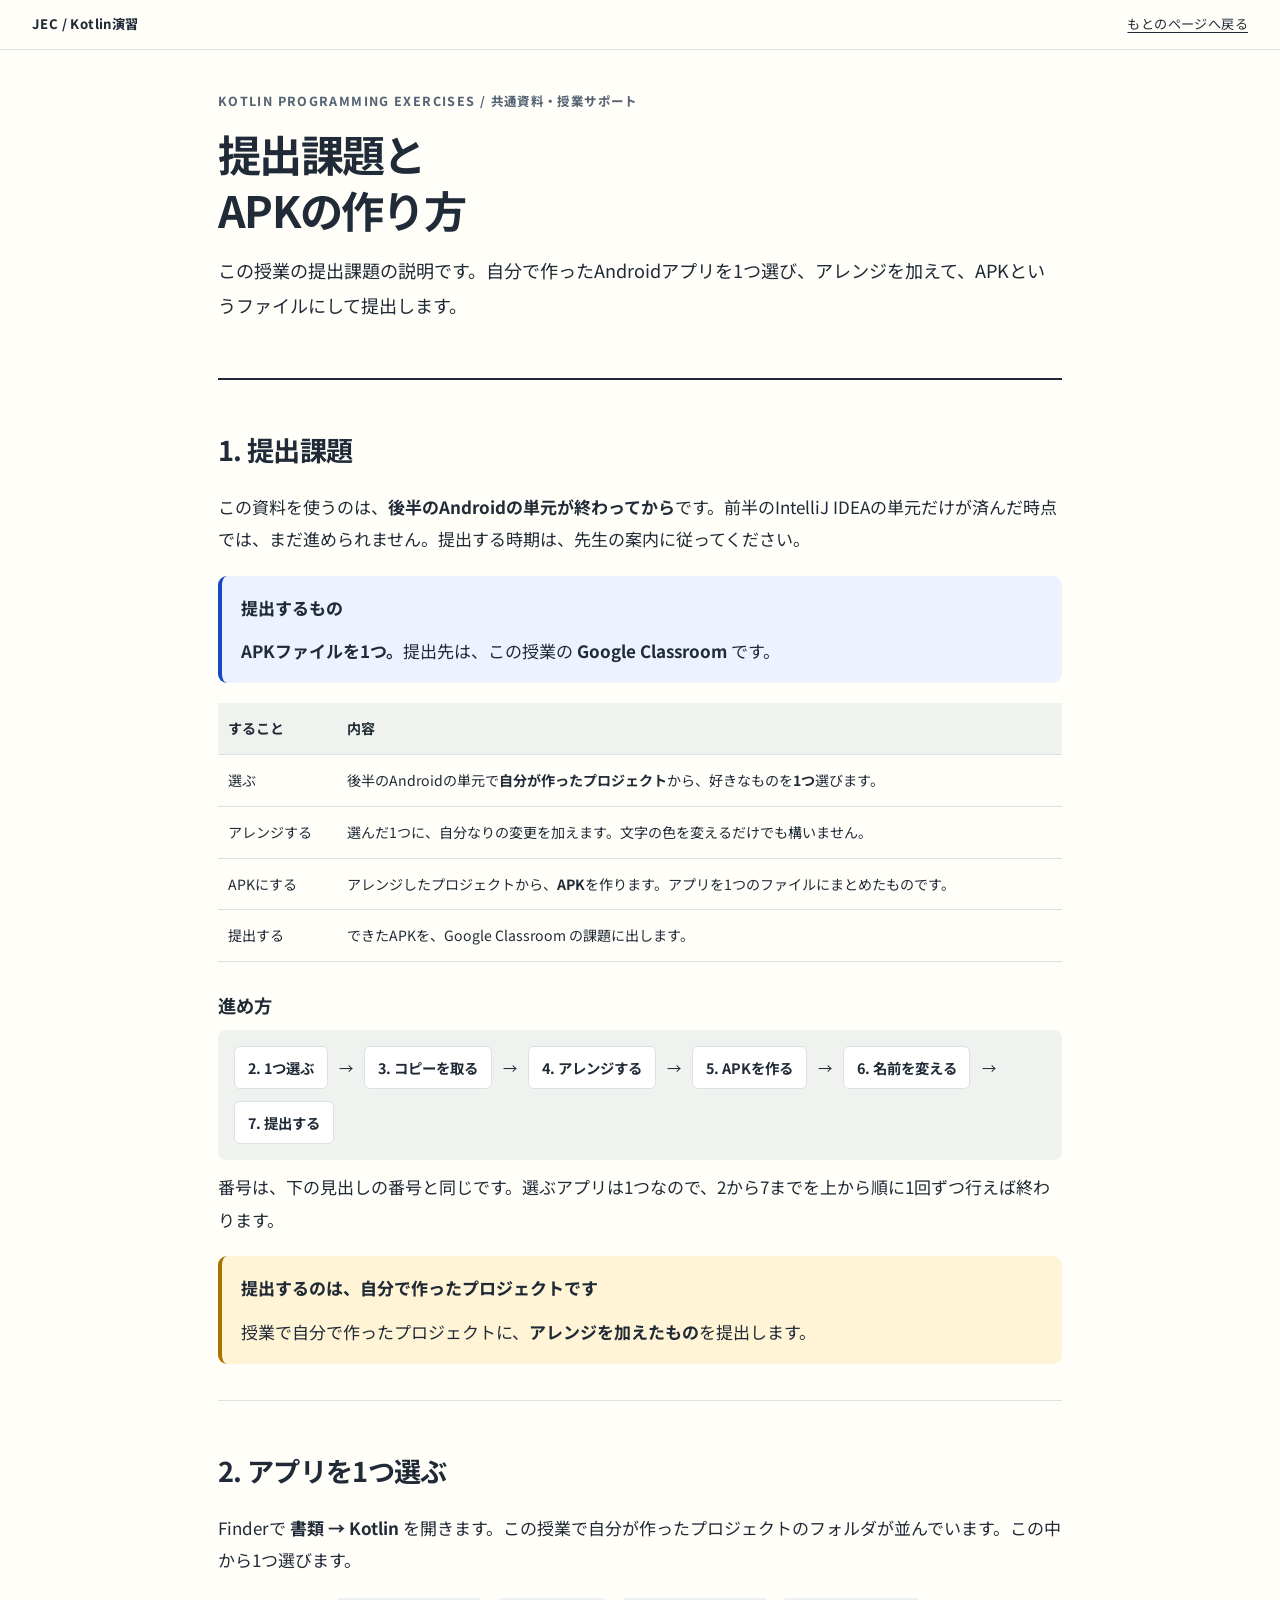
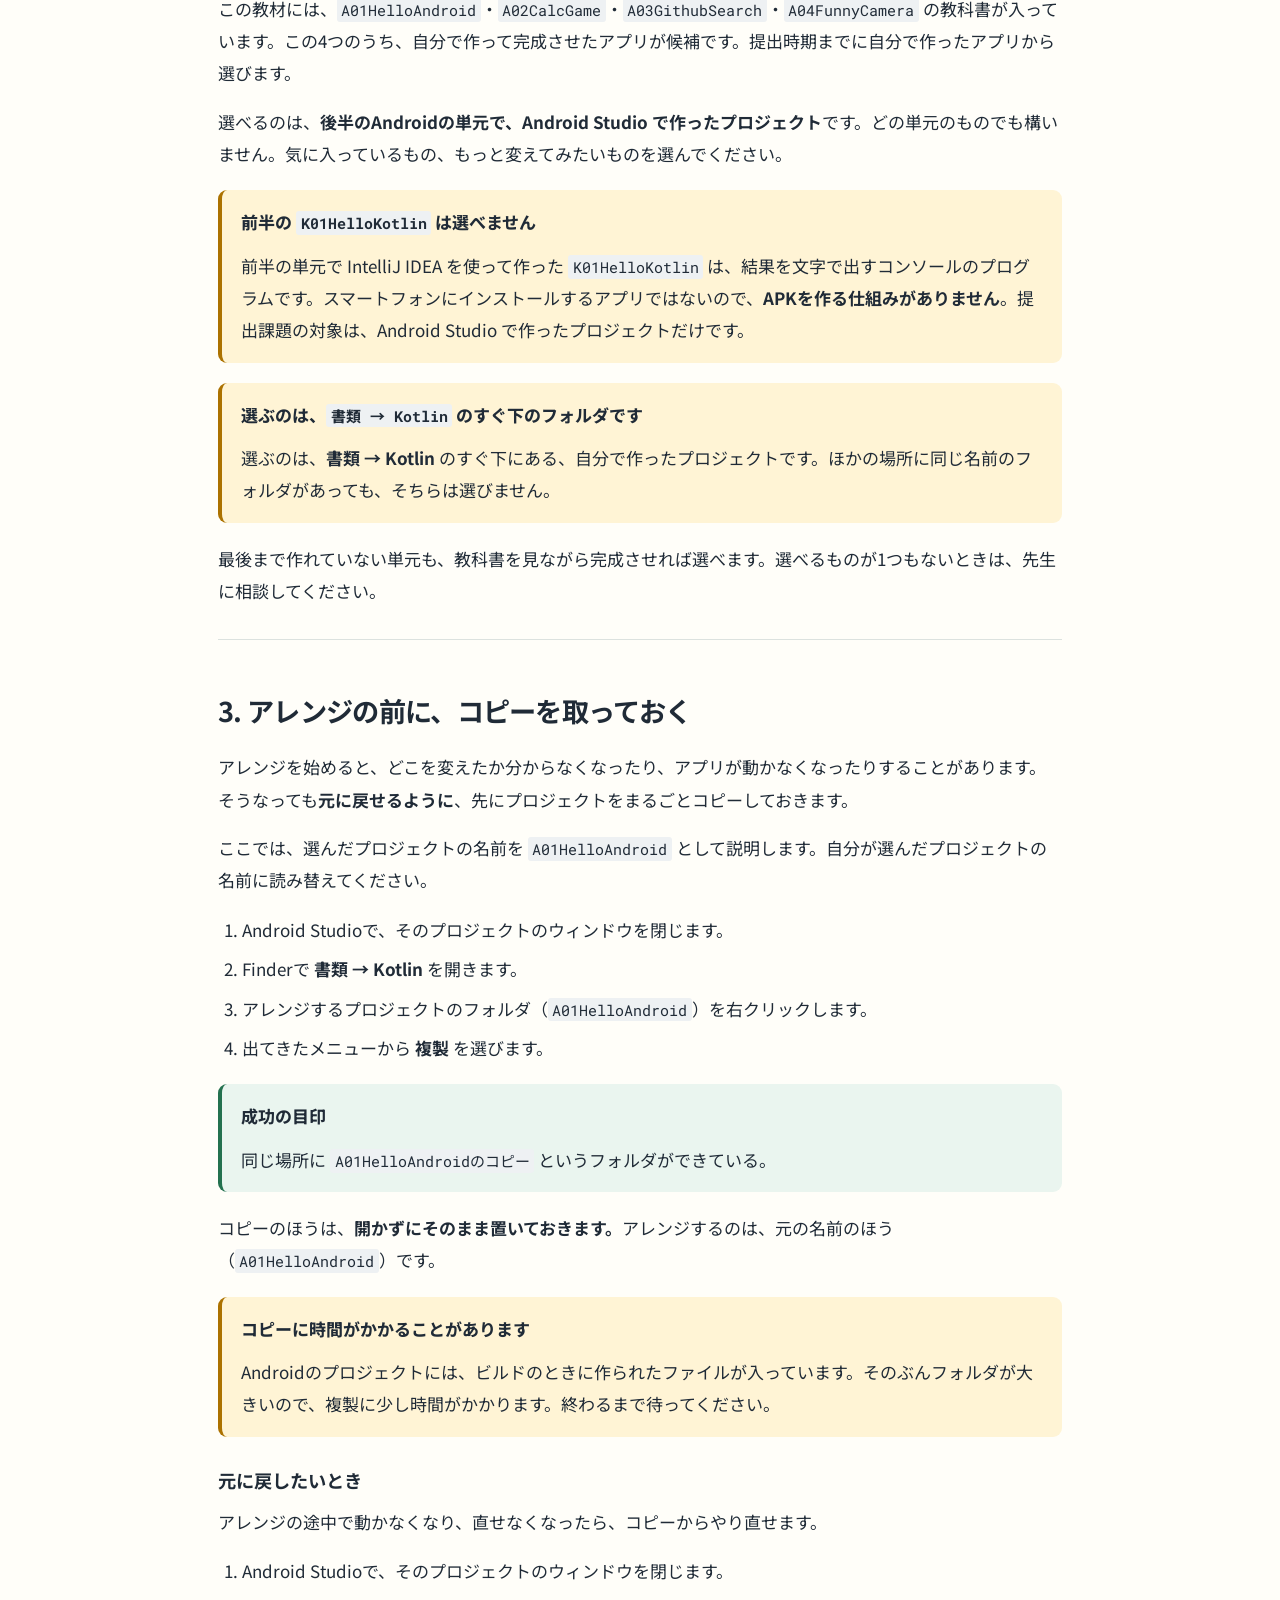
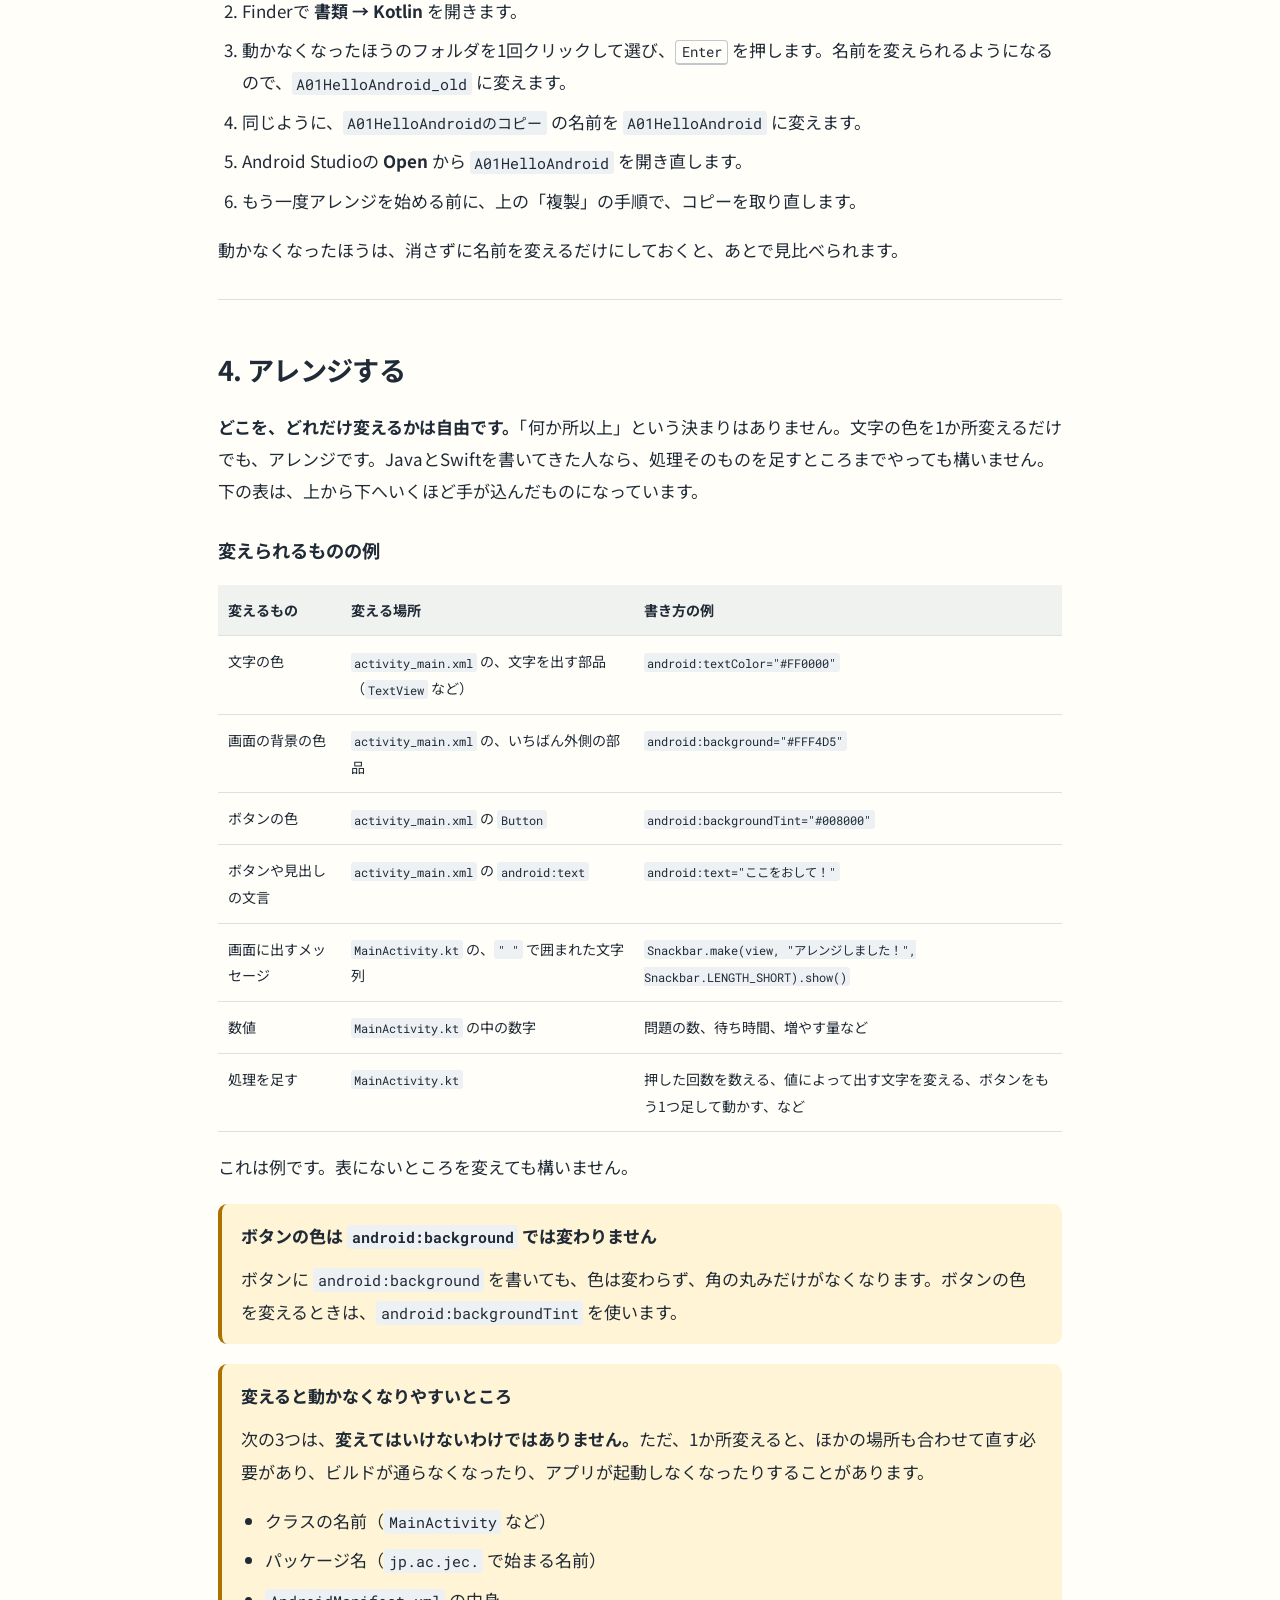
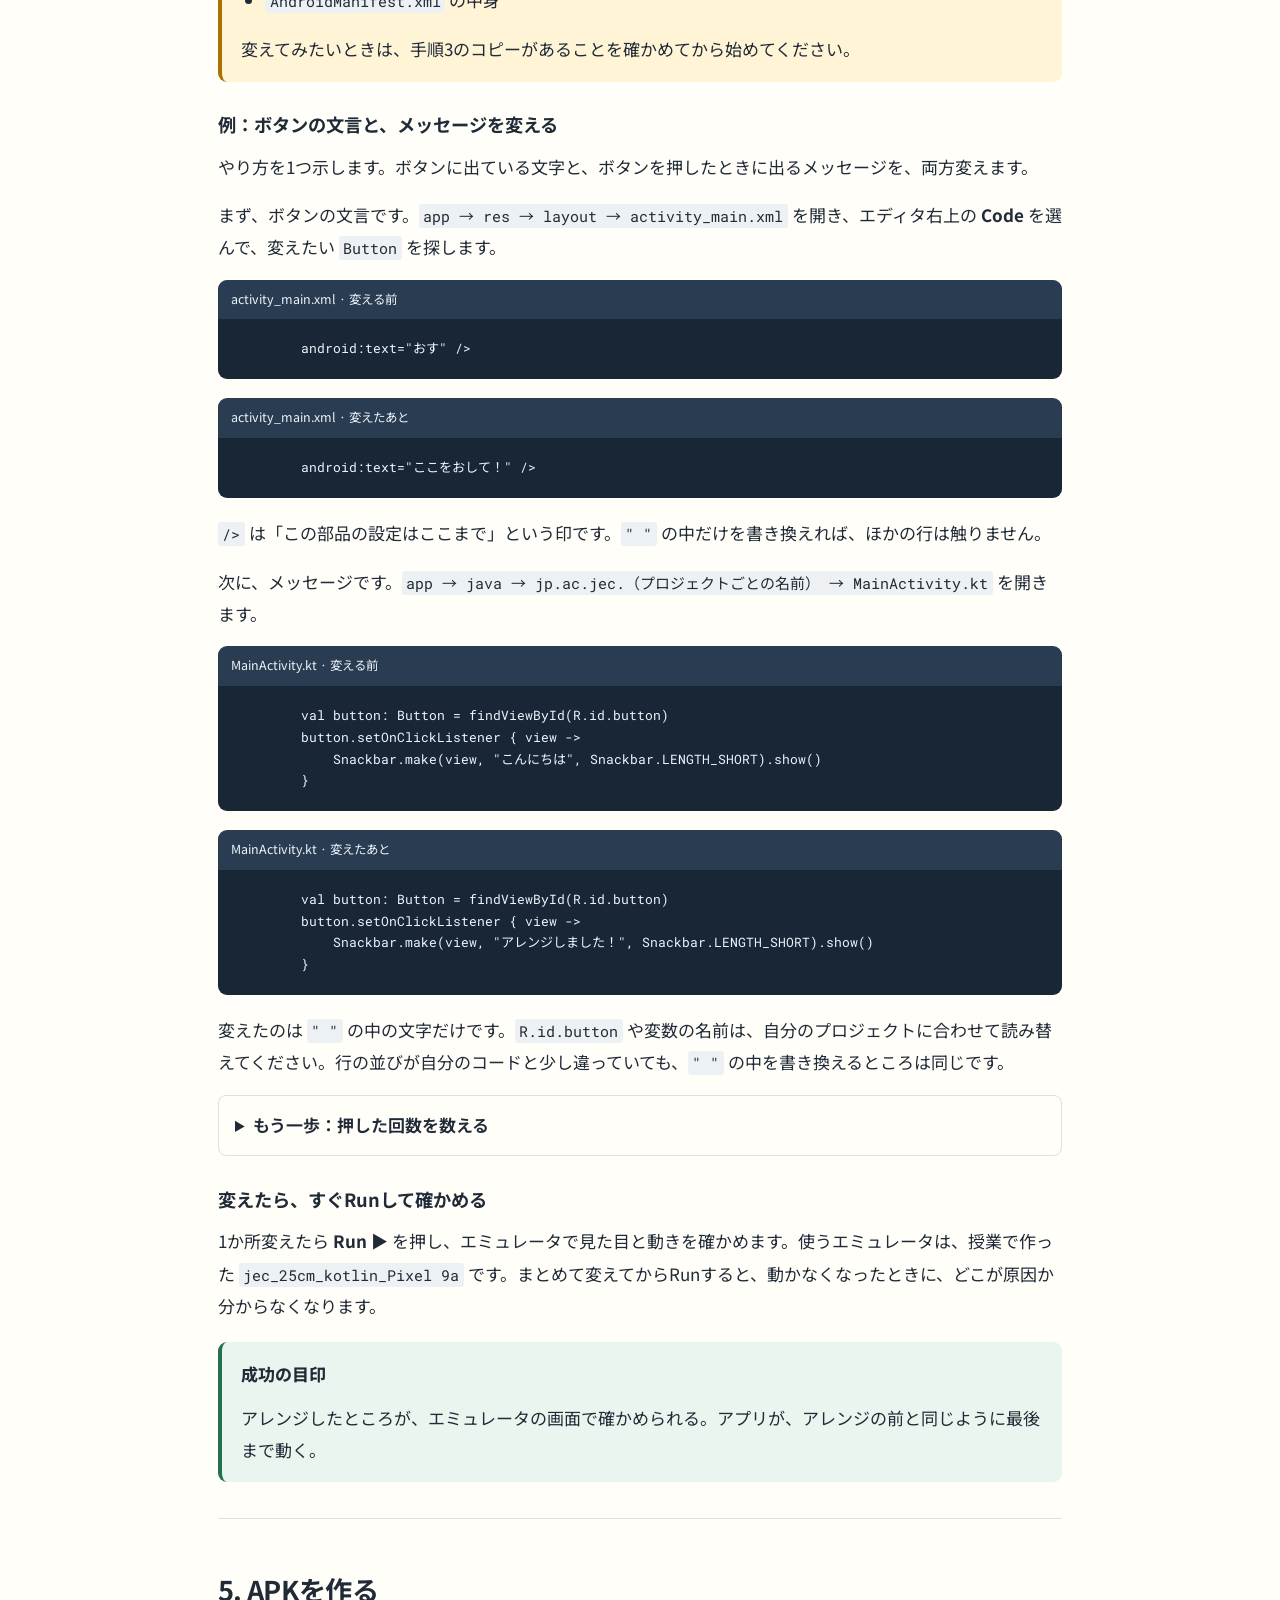
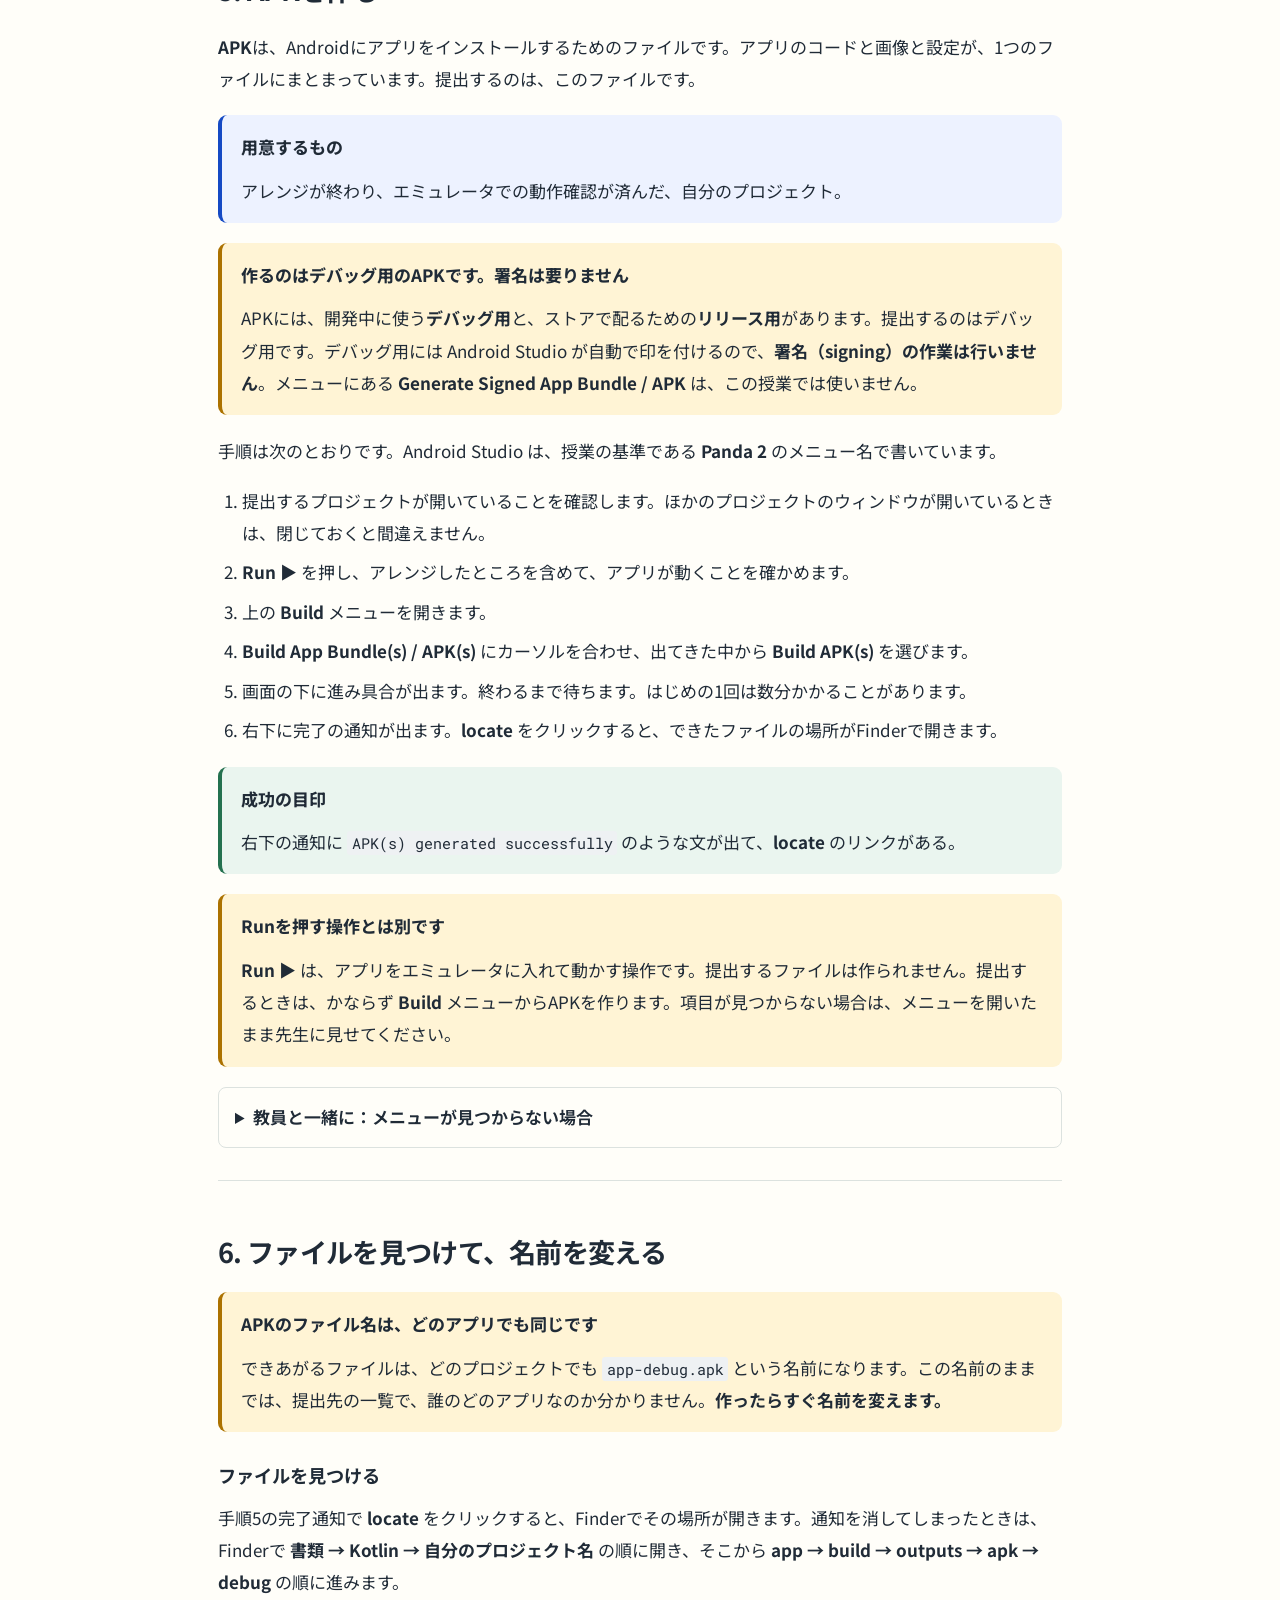
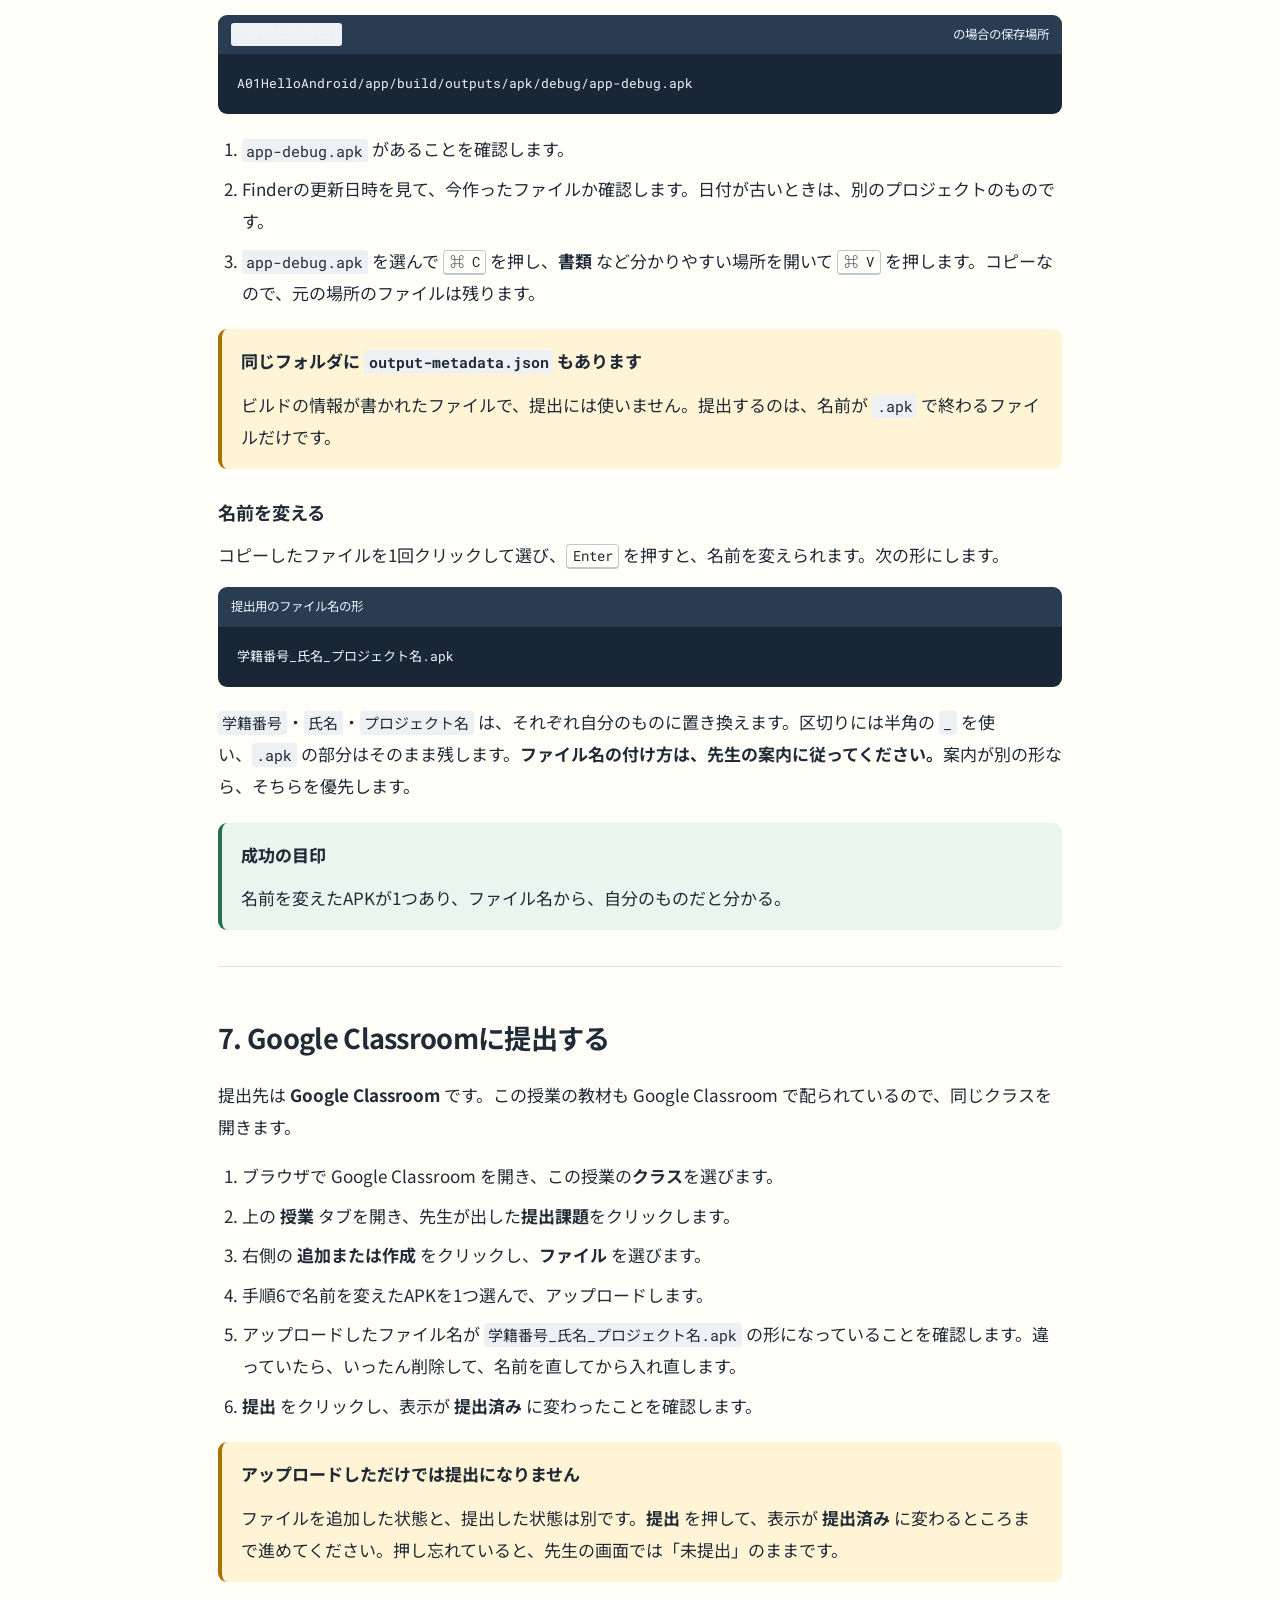
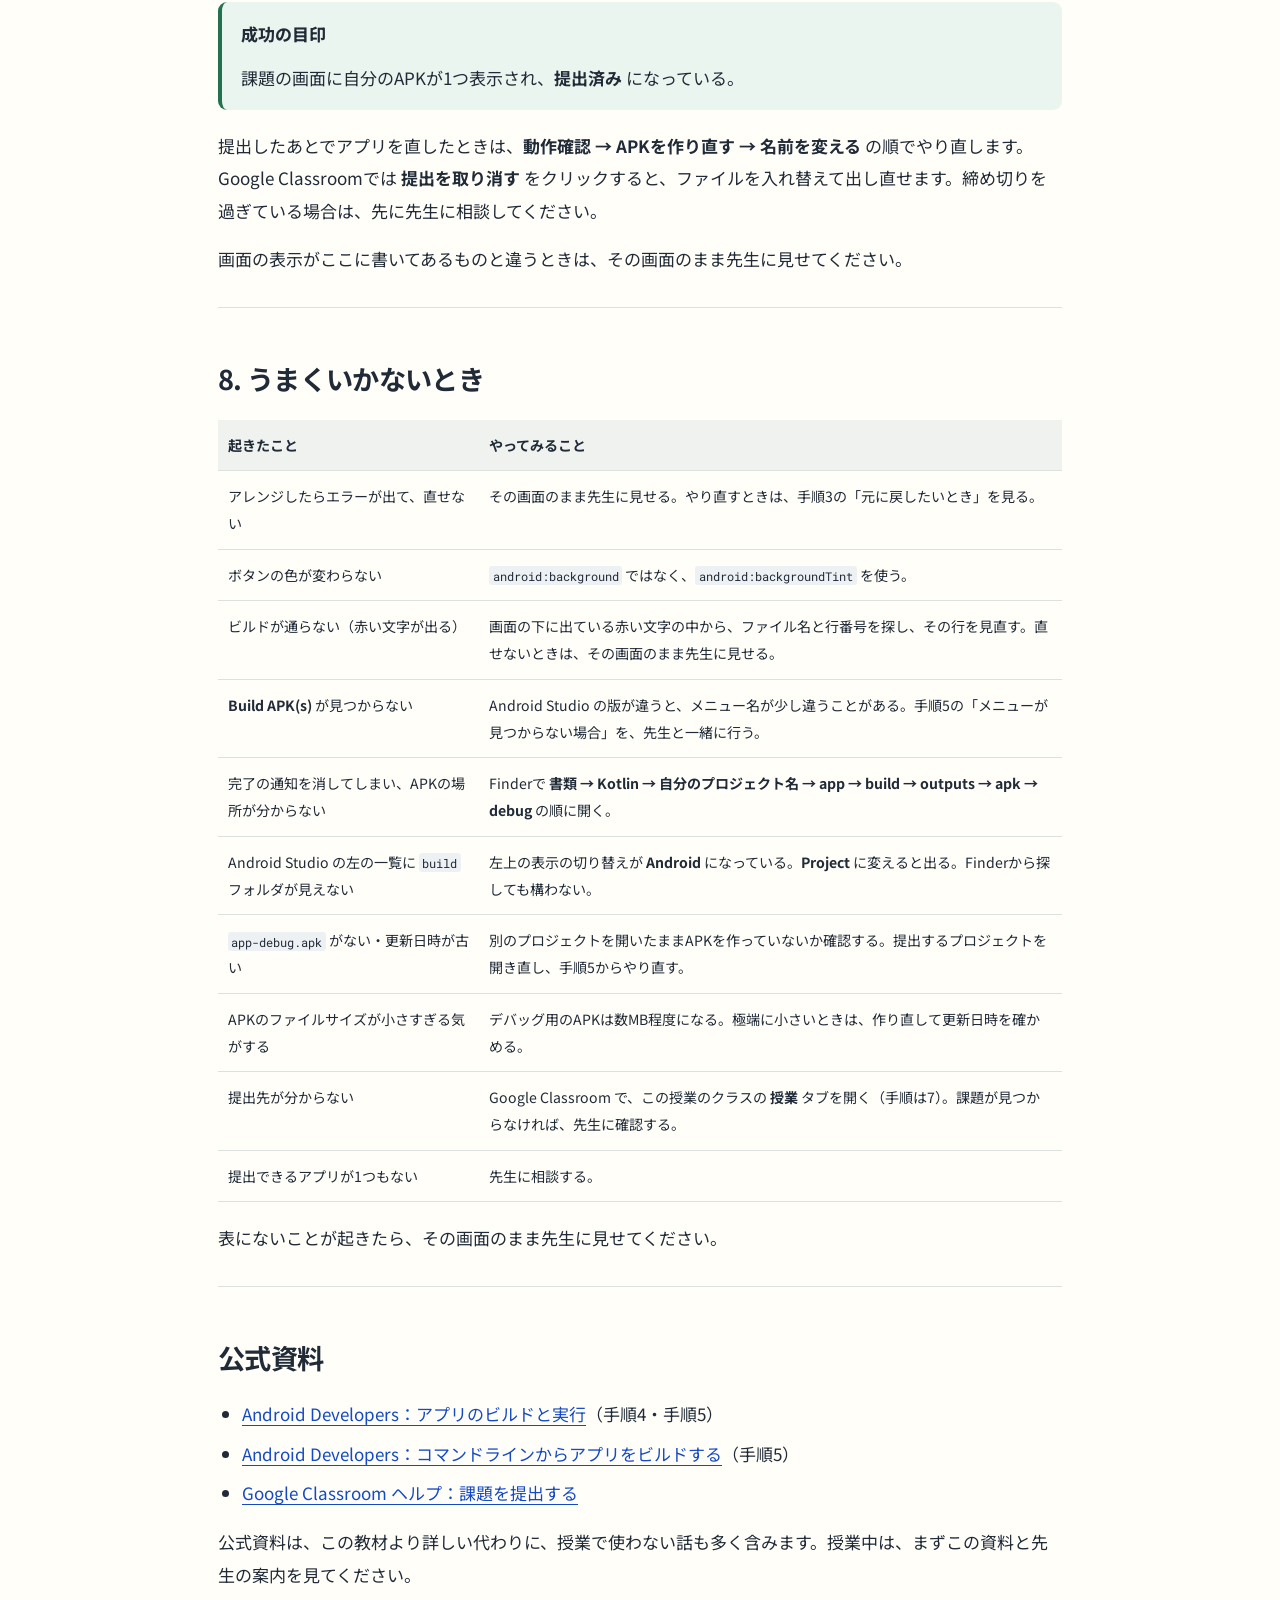
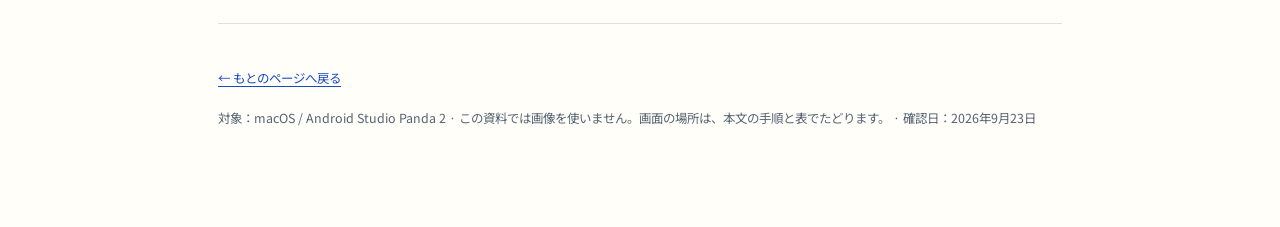
<file: docs/common/apk.html>
<!doctype html>
<html lang="ja">
<head><meta charset="utf-8"><meta name="viewport" content="width=device-width, initial-scale=1">
<title>提出課題とAPKの作り方 | Kotlin演習</title>
<link rel="stylesheet" href="../assets/textbook.css"><script src="../assets/textbook.js" defer></script></head>
<body class="plain"><a class="skip" href="#main">本文へ移動</a>
<header class="topbar"><span class="brand">JEC / Kotlin演習</span><a href="../hello-kotlin/index.html" data-back>もとのページへ戻る</a></header>
<main id="main"><div class="hero"><p class="eyebrow">KOTLIN PROGRAMMING EXERCISES / 共通資料・授業サポート</p><h1>提出課題と<br>APKの作り方</h1><p class="lede">この授業の提出課題の説明です。自分で作ったAndroidアプリを1つ選び、アレンジを加えて、APKというファイルにして提出します。</p></div>

<section id="assignment"><h2>1. 提出課題</h2>
<p>この資料を使うのは、<strong>後半のAndroidの単元が終わってから</strong>です。前半のIntelliJ IDEAの単元だけが済んだ時点では、まだ進められません。提出する時期は、先生の案内に従ってください。</p>
<div class="goal"><p class="box-title">提出するもの</p><p><strong>APKファイルを1つ。</strong>提出先は、この授業の <strong>Google Classroom</strong> です。</p></div>
<table><thead><tr><th>すること</th><th>内容</th></tr></thead><tbody>
<tr><td>選ぶ</td><td>後半のAndroidの単元で<strong>自分が作ったプロジェクト</strong>から、好きなものを<strong>1つ</strong>選びます。</td></tr>
<tr><td>アレンジする</td><td>選んだ1つに、自分なりの変更を加えます。文字の色を変えるだけでも構いません。</td></tr>
<tr><td>APKにする</td><td>アレンジしたプロジェクトから、<strong>APK</strong>を作ります。アプリを1つのファイルにまとめたものです。</td></tr>
<tr><td>提出する</td><td>できたAPKを、Google Classroom の課題に出します。</td></tr>
</tbody></table>
<h3>進め方</h3>
<div class="flow"><strong>2. 1つ選ぶ</strong><span>→</span><strong>3. コピーを取る</strong><span>→</span><strong>4. アレンジする</strong><span>→</span><strong>5. APKを作る</strong><span>→</span><strong>6. 名前を変える</strong><span>→</span><strong>7. 提出する</strong></div>
<p>番号は、下の見出しの番号と同じです。選ぶアプリは1つなので、2から7までを上から順に1回ずつ行えば終わります。</p>
<div class="note"><p class="box-title">提出するのは、自分で作ったプロジェクトです</p><p>授業で自分で作ったプロジェクトに、<strong>アレンジを加えたもの</strong>を提出します。</p></div></section>

<section id="choose"><h2>2. アプリを1つ選ぶ</h2>
<p>Finderで <strong>書類 → Kotlin</strong> を開きます。この授業で自分が作ったプロジェクトのフォルダが並んでいます。この中から1つ選びます。</p>
<p>この教材には、<code>A01HelloAndroid</code>・<code>A02CalcGame</code>・<code>A03GithubSearch</code>・<code>A04FunnyCamera</code> の教科書が入っています。この4つのうち、自分で作って完成させたアプリが候補です。提出時期までに自分で作ったアプリから選びます。</p>
<p>選べるのは、<strong>後半のAndroidの単元で、Android Studio で作ったプロジェクト</strong>です。どの単元のものでも構いません。気に入っているもの、もっと変えてみたいものを選んでください。</p>
<div class="note"><p class="box-title">前半の <code>K01HelloKotlin</code> は選べません</p><p>前半の単元で IntelliJ IDEA を使って作った <code>K01HelloKotlin</code> は、結果を文字で出すコンソールのプログラムです。スマートフォンにインストールするアプリではないので、<strong>APKを作る仕組みがありません</strong>。提出課題の対象は、Android Studio で作ったプロジェクトだけです。</p></div>
<div class="note"><p class="box-title">選ぶのは、<code>書類 → Kotlin</code> のすぐ下のフォルダです</p><p>選ぶのは、<strong>書類 → Kotlin</strong> のすぐ下にある、自分で作ったプロジェクトです。ほかの場所に同じ名前のフォルダがあっても、そちらは選びません。</p></div>
<p>最後まで作れていない単元も、教科書を見ながら完成させれば選べます。選べるものが1つもないときは、先生に相談してください。</p></section>

<section id="backup"><h2>3. アレンジの前に、コピーを取っておく</h2>
<p>アレンジを始めると、どこを変えたか分からなくなったり、アプリが動かなくなったりすることがあります。そうなっても<strong>元に戻せるように</strong>、先にプロジェクトをまるごとコピーしておきます。</p>
<p>ここでは、選んだプロジェクトの名前を <code>A01HelloAndroid</code> として説明します。自分が選んだプロジェクトの名前に読み替えてください。</p>
<ol>
<li>Android Studioで、そのプロジェクトのウィンドウを閉じます。</li>
<li>Finderで <strong>書類 → Kotlin</strong> を開きます。</li>
<li>アレンジするプロジェクトのフォルダ（<code>A01HelloAndroid</code>）を右クリックします。</li>
<li>出てきたメニューから <strong>複製</strong> を選びます。</li>
</ol>
<div class="check"><p class="box-title">成功の目印</p><p>同じ場所に <code>A01HelloAndroidのコピー</code> というフォルダができている。</p></div>
<p>コピーのほうは、<strong>開かずにそのまま置いておきます。</strong>アレンジするのは、元の名前のほう（<code>A01HelloAndroid</code>）です。</p>
<div class="note"><p class="box-title">コピーに時間がかかることがあります</p><p>Androidのプロジェクトには、ビルドのときに作られたファイルが入っています。そのぶんフォルダが大きいので、複製に少し時間がかかります。終わるまで待ってください。</p></div>
<h3>元に戻したいとき</h3>
<p>アレンジの途中で動かなくなり、直せなくなったら、コピーからやり直せます。</p>
<ol>
<li>Android Studioで、そのプロジェクトのウィンドウを閉じます。</li>
<li>Finderで <strong>書類 → Kotlin</strong> を開きます。</li>
<li>動かなくなったほうのフォルダを1回クリックして選び、<kbd>Enter</kbd> を押します。名前を変えられるようになるので、<code>A01HelloAndroid_old</code> に変えます。</li>
<li>同じように、<code>A01HelloAndroidのコピー</code> の名前を <code>A01HelloAndroid</code> に変えます。</li>
<li>Android Studioの <strong>Open</strong> から <code>A01HelloAndroid</code> を開き直します。</li>
<li>もう一度アレンジを始める前に、上の「複製」の手順で、コピーを取り直します。</li>
</ol>
<p>動かなくなったほうは、消さずに名前を変えるだけにしておくと、あとで見比べられます。</p></section>

<section id="arrange"><h2>4. アレンジする</h2>
<p><strong>どこを、どれだけ変えるかは自由です。</strong>「何か所以上」という決まりはありません。文字の色を1か所変えるだけでも、アレンジです。JavaとSwiftを書いてきた人なら、処理そのものを足すところまでやっても構いません。下の表は、上から下へいくほど手が込んだものになっています。</p>
<h3>変えられるものの例</h3>
<table><thead><tr><th>変えるもの</th><th>変える場所</th><th>書き方の例</th></tr></thead><tbody>
<tr><td>文字の色</td><td><code>activity_main.xml</code> の、文字を出す部品（<code>TextView</code> など）</td><td><code>android:textColor="#FF0000"</code></td></tr>
<tr><td>画面の背景の色</td><td><code>activity_main.xml</code> の、いちばん外側の部品</td><td><code>android:background="#FFF4D5"</code></td></tr>
<tr><td>ボタンの色</td><td><code>activity_main.xml</code> の <code>Button</code></td><td><code>android:backgroundTint="#008000"</code></td></tr>
<tr><td>ボタンや見出しの文言</td><td><code>activity_main.xml</code> の <code>android:text</code></td><td><code>android:text="ここをおして！"</code></td></tr>
<tr><td>画面に出すメッセージ</td><td><code>MainActivity.kt</code> の、<code>" "</code> で囲まれた文字列</td><td><code>Snackbar.make(view, "アレンジしました！", Snackbar.LENGTH_SHORT).show()</code></td></tr>
<tr><td>数値</td><td><code>MainActivity.kt</code> の中の数字</td><td>問題の数、待ち時間、増やす量など</td></tr>
<tr><td>処理を足す</td><td><code>MainActivity.kt</code></td><td>押した回数を数える、値によって出す文字を変える、ボタンをもう1つ足して動かす、など</td></tr>
</tbody></table>
<p>これは例です。表にないところを変えても構いません。</p>
<div class="note"><p class="box-title">ボタンの色は <code>android:background</code> では変わりません</p><p>ボタンに <code>android:background</code> を書いても、色は変わらず、角の丸みだけがなくなります。ボタンの色を変えるときは、<code>android:backgroundTint</code> を使います。</p></div>
<div class="note"><p class="box-title">変えると動かなくなりやすいところ</p><p>次の3つは、<strong>変えてはいけないわけではありません。</strong>ただ、1か所変えると、ほかの場所も合わせて直す必要があり、ビルドが通らなくなったり、アプリが起動しなくなったりすることがあります。</p><ul><li>クラスの名前（<code>MainActivity</code> など）</li><li>パッケージ名（<code>jp.ac.jec.</code> で始まる名前）</li><li><code>AndroidManifest.xml</code> の中身</li></ul><p>変えてみたいときは、手順3のコピーがあることを確かめてから始めてください。</p></div>
<h3>例：ボタンの文言と、メッセージを変える</h3>
<p>やり方を1つ示します。ボタンに出ている文字と、ボタンを押したときに出るメッセージを、両方変えます。</p>
<p>まず、ボタンの文言です。<code>app → res → layout → activity_main.xml</code> を開き、エディタ右上の <strong>Code</strong> を選んで、変えたい <code>Button</code> を探します。</p>
<div class="code-head">activity_main.xml · 変える前</div><pre tabindex="0"><code>        android:text="おす" /&gt;</code></pre>
<div class="code-head">activity_main.xml · 変えたあと</div><pre tabindex="0"><code>        android:text="ここをおして！" /&gt;</code></pre>
<p><code>/&gt;</code> は「この部品の設定はここまで」という印です。<code>" "</code> の中だけを書き換えれば、ほかの行は触りません。</p>
<p>次に、メッセージです。<code>app → java → jp.ac.jec.（プロジェクトごとの名前） → MainActivity.kt</code> を開きます。</p>
<div class="code-head">MainActivity.kt · 変える前</div><pre tabindex="0"><code>        val button: Button = findViewById(R.id.button)
        button.setOnClickListener { view -&gt;
            Snackbar.make(view, "こんにちは", Snackbar.LENGTH_SHORT).show()
        }</code></pre>
<div class="code-head">MainActivity.kt · 変えたあと</div><pre tabindex="0"><code>        val button: Button = findViewById(R.id.button)
        button.setOnClickListener { view -&gt;
            Snackbar.make(view, "アレンジしました！", Snackbar.LENGTH_SHORT).show()
        }</code></pre>
<p>変えたのは <code>" "</code> の中の文字だけです。<code>R.id.button</code> や変数の名前は、自分のプロジェクトに合わせて読み替えてください。行の並びが自分のコードと少し違っていても、<code>" "</code> の中を書き換えるところは同じです。</p>
<details><summary>もう一歩：押した回数を数える</summary><p>処理を足すアレンジの例です。押すたびに1ずつ増える数を持たせ、その数をメッセージに入れます。</p><p>まず、<code>MainActivity</code> クラスの中、<code>onCreate</code> の手前に1行足します。</p><div class="code-head">MainActivity.kt · クラスの中に足す</div><pre tabindex="0"><code>    private var tapCount = 0</code></pre><p>Javaの <code>private int tapCount = 0;</code>、Swiftの <code>private var tapCount = 0</code> と同じものです。Kotlinでは、書き換える変数を <code>var</code>、書き換えない変数を <code>val</code> で宣言します。型は <code>0</code> から推論されるので <code>Int</code> と書く必要はありません。</p><p>次に、ボタンを押したときの処理を2行にします。</p><div class="code-head">MainActivity.kt · 変えたあと</div><pre tabindex="0"><code>        button.setOnClickListener { view -&gt;
            tapCount++
            Snackbar.make(view, "${tapCount}回目", Snackbar.LENGTH_SHORT).show()
        }</code></pre><p><code>"${tapCount}回目"</code> は、文字列の中に値を差し込む書き方です。Swiftの <code>"\(tapCount)回目"</code> と同じ役目で、Javaの <code>tapCount + "回目"</code> のように <code>+</code> でつなぐ必要はありません。</p></details>
<h3>変えたら、すぐRunして確かめる</h3>
<p>1か所変えたら <strong>Run ▶</strong> を押し、エミュレータで見た目と動きを確かめます。使うエミュレータは、授業で作った <code>jec_25cm_kotlin_Pixel 9a</code> です。まとめて変えてからRunすると、動かなくなったときに、どこが原因か分からなくなります。</p>
<div class="check"><p class="box-title">成功の目印</p><p>アレンジしたところが、エミュレータの画面で確かめられる。アプリが、アレンジの前と同じように最後まで動く。</p></div></section>

<section id="build"><h2>5. APKを作る</h2>
<p><strong>APK</strong>は、Androidにアプリをインストールするためのファイルです。アプリのコードと画像と設定が、1つのファイルにまとまっています。提出するのは、このファイルです。</p>
<div class="goal"><p class="box-title">用意するもの</p><p>アレンジが終わり、エミュレータでの動作確認が済んだ、自分のプロジェクト。</p></div>
<div class="note"><p class="box-title">作るのはデバッグ用のAPKです。署名は要りません</p><p>APKには、開発中に使う<strong>デバッグ用</strong>と、ストアで配るための<strong>リリース用</strong>があります。提出するのはデバッグ用です。デバッグ用には Android Studio が自動で印を付けるので、<strong>署名（signing）の作業は行いません</strong>。メニューにある <strong>Generate Signed App Bundle / APK</strong> は、この授業では使いません。</p></div>
<p>手順は次のとおりです。Android Studio は、授業の基準である <strong>Panda 2</strong> のメニュー名で書いています。</p>
<ol>
<li>提出するプロジェクトが開いていることを確認します。ほかのプロジェクトのウィンドウが開いているときは、閉じておくと間違えません。</li>
<li><strong>Run ▶</strong> を押し、アレンジしたところを含めて、アプリが動くことを確かめます。</li>
<li>上の <strong>Build</strong> メニューを開きます。</li>
<li><strong>Build App Bundle(s) / APK(s)</strong> にカーソルを合わせ、出てきた中から <strong>Build APK(s)</strong> を選びます。</li>
<li>画面の下に進み具合が出ます。終わるまで待ちます。はじめの1回は数分かかることがあります。</li>
<li>右下に完了の通知が出ます。<strong>locate</strong> をクリックすると、できたファイルの場所がFinderで開きます。</li>
</ol>
<div class="check"><p class="box-title">成功の目印</p><p>右下の通知に <code>APK(s) generated successfully</code> のような文が出て、<strong>locate</strong> のリンクがある。</p></div>
<div class="note"><p class="box-title">Runを押す操作とは別です</p><p><strong>Run ▶</strong> は、アプリをエミュレータに入れて動かす操作です。提出するファイルは作られません。提出するときは、かならず <strong>Build</strong> メニューからAPKを作ります。項目が見つからない場合は、メニューを開いたまま先生に見せてください。</p></div>
<details><summary>教員と一緒に：メニューが見つからない場合</summary><p>プロジェクト直下のTerminalで、次のコマンドでもデバッグ用のAPKを作れます。実行する場所に <code>gradlew</code> があることを確認します。</p><div class="code-head">Terminal · プロジェクト直下</div><pre tabindex="0"><code>./gradlew :app:assembleDebug</code></pre><p><code>BUILD SUCCESSFUL</code> と出れば成功です。できるファイルの場所は、メニューから作ったときと同じです。</p></details></section>

<section id="rename"><h2>6. ファイルを見つけて、名前を変える</h2>
<div class="note"><p class="box-title">APKのファイル名は、どのアプリでも同じです</p><p>できあがるファイルは、どのプロジェクトでも <code>app-debug.apk</code> という名前になります。この名前のままでは、提出先の一覧で、誰のどのアプリなのか分かりません。<strong>作ったらすぐ名前を変えます。</strong></p></div>
<h3>ファイルを見つける</h3>
<p>手順5の完了通知で <strong>locate</strong> をクリックすると、Finderでその場所が開きます。通知を消してしまったときは、Finderで <strong>書類 → Kotlin → 自分のプロジェクト名</strong> の順に開き、そこから <strong>app → build → outputs → apk → debug</strong> の順に進みます。</p>
<div class="code-head"><code>A01HelloAndroid</code> の場合の保存場所</div><pre tabindex="0"><code>A01HelloAndroid/app/build/outputs/apk/debug/app-debug.apk</code></pre>
<ol>
<li><code>app-debug.apk</code> があることを確認します。</li>
<li>Finderの更新日時を見て、今作ったファイルか確認します。日付が古いときは、別のプロジェクトのものです。</li>
<li><code>app-debug.apk</code> を選んで <kbd>⌘ C</kbd> を押し、<strong>書類</strong> など分かりやすい場所を開いて <kbd>⌘ V</kbd> を押します。コピーなので、元の場所のファイルは残ります。</li>
</ol>
<div class="note"><p class="box-title">同じフォルダに <code>output-metadata.json</code> もあります</p><p>ビルドの情報が書かれたファイルで、提出には使いません。提出するのは、名前が <code>.apk</code> で終わるファイルだけです。</p></div>
<h3>名前を変える</h3>
<p>コピーしたファイルを1回クリックして選び、<kbd>Enter</kbd> を押すと、名前を変えられます。次の形にします。</p>
<div class="code-head">提出用のファイル名の形</div><pre tabindex="0"><code>学籍番号_氏名_プロジェクト名.apk</code></pre>
<p><code>学籍番号</code>・<code>氏名</code>・<code>プロジェクト名</code> は、それぞれ自分のものに置き換えます。区切りには半角の <code>_</code> を使い、<code>.apk</code> の部分はそのまま残します。<strong>ファイル名の付け方は、先生の案内に従ってください。</strong>案内が別の形なら、そちらを優先します。</p>
<div class="check"><p class="box-title">成功の目印</p><p>名前を変えたAPKが1つあり、ファイル名から、自分のものだと分かる。</p></div></section>

<section id="submit"><h2>7. Google Classroomに提出する</h2>
<p>提出先は <strong>Google Classroom</strong> です。この授業の教材も Google Classroom で配られているので、同じクラスを開きます。</p>
<ol>
<li>ブラウザで Google Classroom を開き、この授業の<strong>クラス</strong>を選びます。</li>
<li>上の <strong>授業</strong> タブを開き、先生が出した<strong>提出課題</strong>をクリックします。</li>
<li>右側の <strong>追加または作成</strong> をクリックし、<strong>ファイル</strong> を選びます。</li>
<li>手順6で名前を変えたAPKを1つ選んで、アップロードします。</li>
<li>アップロードしたファイル名が <code>学籍番号_氏名_プロジェクト名.apk</code> の形になっていることを確認します。違っていたら、いったん削除して、名前を直してから入れ直します。</li>
<li><strong>提出</strong> をクリックし、表示が <strong>提出済み</strong> に変わったことを確認します。</li>
</ol>
<div class="note"><p class="box-title">アップロードしただけでは提出になりません</p><p>ファイルを追加した状態と、提出した状態は別です。<strong>提出</strong> を押して、表示が <strong>提出済み</strong> に変わるところまで進めてください。押し忘れていると、先生の画面では「未提出」のままです。</p></div>
<div class="check"><p class="box-title">成功の目印</p><p>課題の画面に自分のAPKが1つ表示され、<strong>提出済み</strong> になっている。</p></div>
<p>提出したあとでアプリを直したときは、<strong>動作確認 → APKを作り直す → 名前を変える</strong> の順でやり直します。Google Classroomでは <strong>提出を取り消す</strong> をクリックすると、ファイルを入れ替えて出し直せます。締め切りを過ぎている場合は、先に先生に相談してください。</p>
<p>画面の表示がここに書いてあるものと違うときは、その画面のまま先生に見せてください。</p></section>

<section id="trouble"><h2>8. うまくいかないとき</h2>
<table><thead><tr><th>起きたこと</th><th>やってみること</th></tr></thead><tbody>
<tr><td>アレンジしたらエラーが出て、直せない</td><td>その画面のまま先生に見せる。やり直すときは、手順3の「元に戻したいとき」を見る。</td></tr>
<tr><td>ボタンの色が変わらない</td><td><code>android:background</code> ではなく、<code>android:backgroundTint</code> を使う。</td></tr>
<tr><td>ビルドが通らない（赤い文字が出る）</td><td>画面の下に出ている赤い文字の中から、ファイル名と行番号を探し、その行を見直す。直せないときは、その画面のまま先生に見せる。</td></tr>
<tr><td><strong>Build APK(s)</strong> が見つからない</td><td>Android Studio の版が違うと、メニュー名が少し違うことがある。手順5の「メニューが見つからない場合」を、先生と一緒に行う。</td></tr>
<tr><td>完了の通知を消してしまい、APKの場所が分からない</td><td>Finderで <strong>書類 → Kotlin → 自分のプロジェクト名 → app → build → outputs → apk → debug</strong> の順に開く。</td></tr>
<tr><td>Android Studio の左の一覧に <code>build</code> フォルダが見えない</td><td>左上の表示の切り替えが <strong>Android</strong> になっている。<strong>Project</strong> に変えると出る。Finderから探しても構わない。</td></tr>
<tr><td><code>app-debug.apk</code> がない・更新日時が古い</td><td>別のプロジェクトを開いたままAPKを作っていないか確認する。提出するプロジェクトを開き直し、手順5からやり直す。</td></tr>
<tr><td>APKのファイルサイズが小さすぎる気がする</td><td>デバッグ用のAPKは数MB程度になる。極端に小さいときは、作り直して更新日時を確かめる。</td></tr>
<tr><td>提出先が分からない</td><td>Google Classroom で、この授業のクラスの <strong>授業</strong> タブを開く（手順は7）。課題が見つからなければ、先生に確認する。</td></tr>
<tr><td>提出できるアプリが1つもない</td><td>先生に相談する。</td></tr>
</tbody></table>
<p>表にないことが起きたら、その画面のまま先生に見せてください。</p></section>

<section><h2>公式資料</h2><ul>
<li><a href="https://developer.android.com/studio/run?hl=ja">Android Developers：アプリのビルドと実行</a>（手順4・手順5）</li>
<li><a href="https://developer.android.com/build/building-cmdline?hl=ja">Android Developers：コマンドラインからアプリをビルドする</a>（手順5）</li>
<li><a href="https://support.google.com/edu/classroom/answer/6020285?hl=ja">Google Classroom ヘルプ：課題を提出する</a></li>
</ul>
<p>公式資料は、この教材より詳しい代わりに、授業で使わない話も多く含みます。授業中は、まずこの資料と先生の案内を見てください。</p></section>

<footer class="footer"><p><a href="../hello-kotlin/index.html" data-back>← もとのページへ戻る</a></p><p>対象：macOS / Android Studio Panda 2 · この資料では画像を使いません。画面の場所は、本文の手順と表でたどります。 · 確認日：2026年9月23日</p></footer></main>
<p class="sr-only" role="status" aria-live="polite" data-copy-status></p></body></html>
</file>
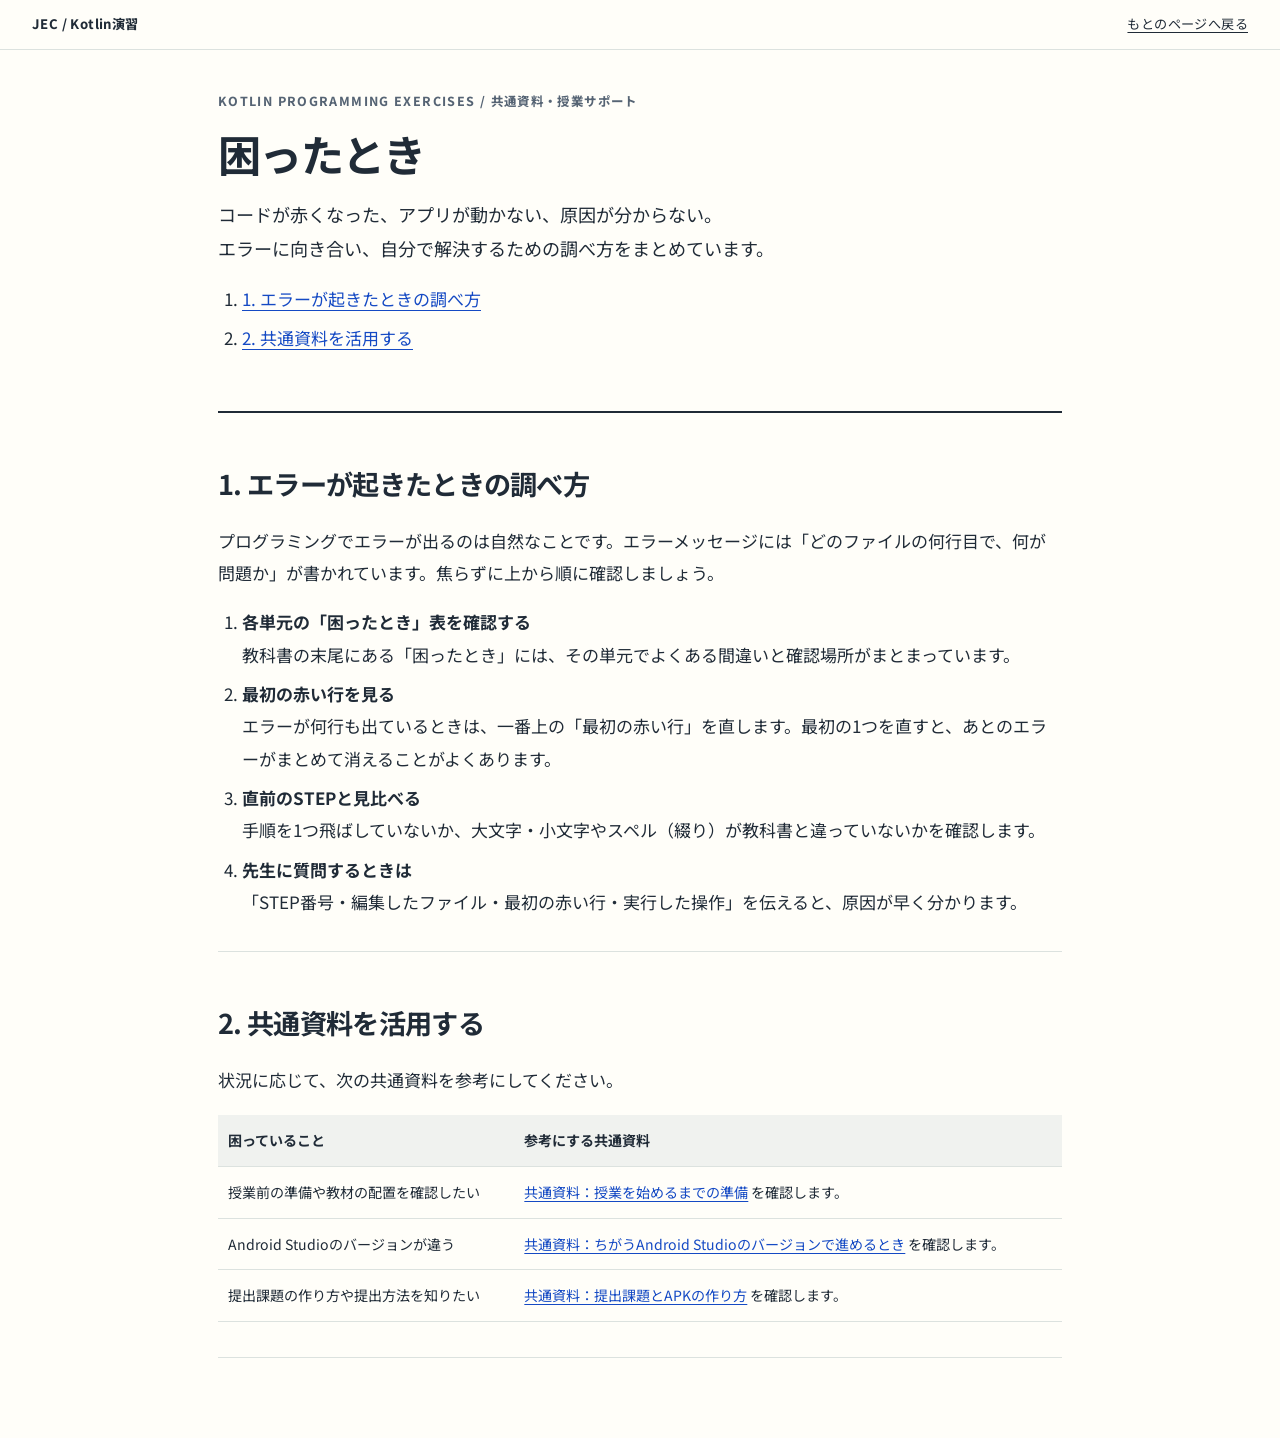
<file: docs/common/help.html>
<!doctype html>
<html lang="ja">
<head><meta charset="utf-8"><meta name="viewport" content="width=device-width, initial-scale=1">
<title>困ったとき | Kotlin演習</title>
<link rel="stylesheet" href="../assets/textbook.css"><script src="../assets/textbook.js" defer></script></head>
<body class="plain"><a class="skip" href="#main">本文へ移動</a>
<header class="topbar"><span class="brand">JEC / Kotlin演習</span><a href="../hello-kotlin/index.html" data-back>もとのページへ戻る</a></header>
<main id="main"><div class="hero"><p class="eyebrow">KOTLIN PROGRAMMING EXERCISES / 共通資料・授業サポート</p><h1>困ったとき</h1><p class="lede">コードが赤くなった、アプリが動かない、原因が分からない。<br>エラーに向き合い、自分で解決するための調べ方をまとめています。</p>
<nav aria-label="このページの内容"><ol><li><a href="#how-to-debug">1. エラーが起きたときの調べ方</a></li><li><a href="#common-tools">2. 共通資料を活用する</a></li></ol></nav></div>

<section id="how-to-debug"><h2>1. エラーが起きたときの調べ方</h2>
<p>プログラミングでエラーが出るのは自然なことです。エラーメッセージには「どのファイルの何行目で、何が問題か」が書かれています。焦らずに上から順に確認しましょう。</p>

<ol>
<li><strong>各単元の「困ったとき」表を確認する</strong><br>教科書の末尾にある「困ったとき」には、その単元でよくある間違いと確認場所がまとまっています。</li>
<li><strong>最初の赤い行を見る</strong><br>エラーが何行も出ているときは、一番上の「最初の赤い行」を直します。最初の1つを直すと、あとのエラーがまとめて消えることがよくあります。</li>
<li><strong>直前のSTEPと見比べる</strong><br>手順を1つ飛ばしていないか、大文字・小文字やスペル（綴り）が教科書と違っていないかを確認します。</li>
<li><strong>先生に質問するときは</strong><br>「STEP番号・編集したファイル・最初の赤い行・実行した操作」を伝えると、原因が早く分かります。</li>
</ol>
</section>

<section id="common-tools"><h2>2. 共通資料を活用する</h2>
<p>状況に応じて、次の共通資料を参考にしてください。</p>
<table><thead><tr><th>困っていること</th><th>参考にする共通資料</th></tr></thead><tbody>
<tr><td>授業前の準備や教材の配置を確認したい</td><td><a href="setup.html" data-keep-from>共通資料：授業を始めるまでの準備</a> を確認します。</td></tr>
<tr><td>Android Studioのバージョンが違う</td><td><a href="other-versions.html" data-keep-from>共通資料：ちがうAndroid Studioのバージョンで進めるとき</a> を確認します。</td></tr>
<tr><td>提出課題の作り方や提出方法を知りたい</td><td><a href="apk.html" data-keep-from>共通資料：提出課題とAPKの作り方</a> を確認します。</td></tr>
</tbody></table>
</section>

</main></body></html>
</file>
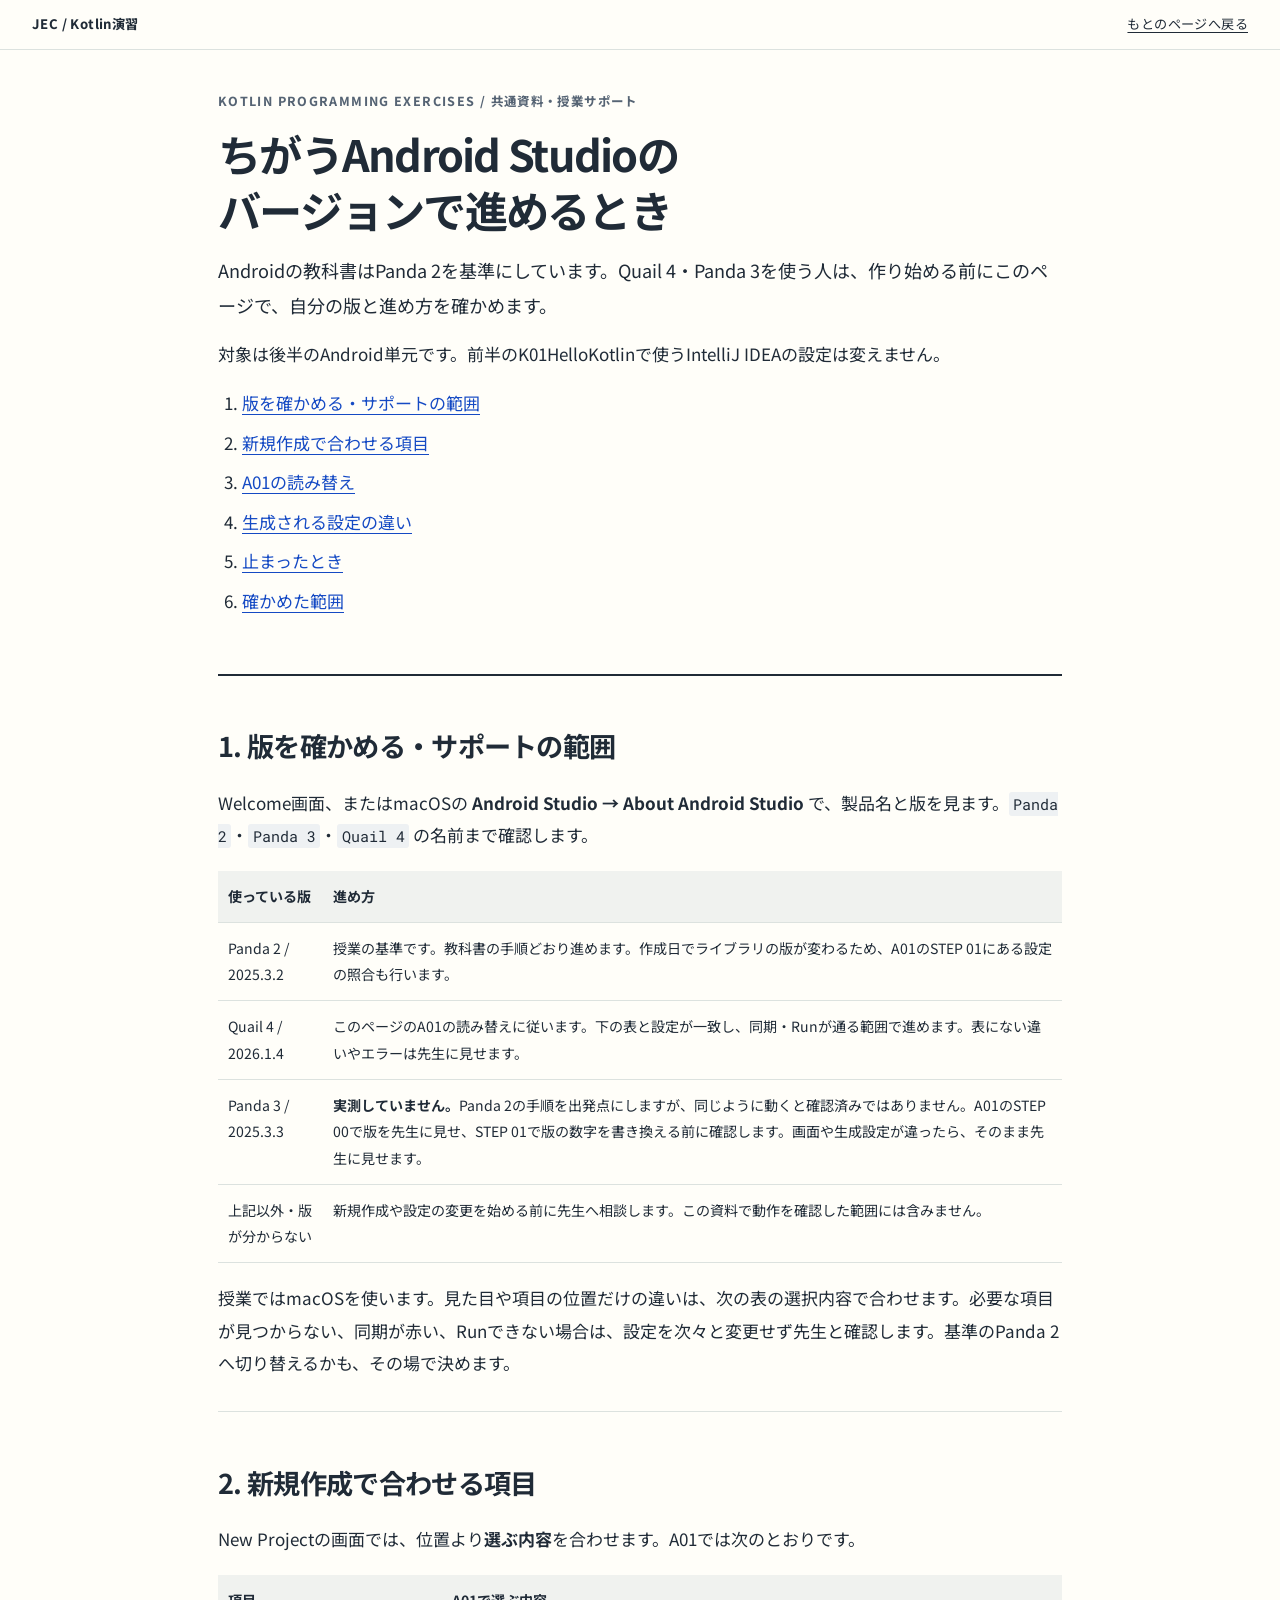
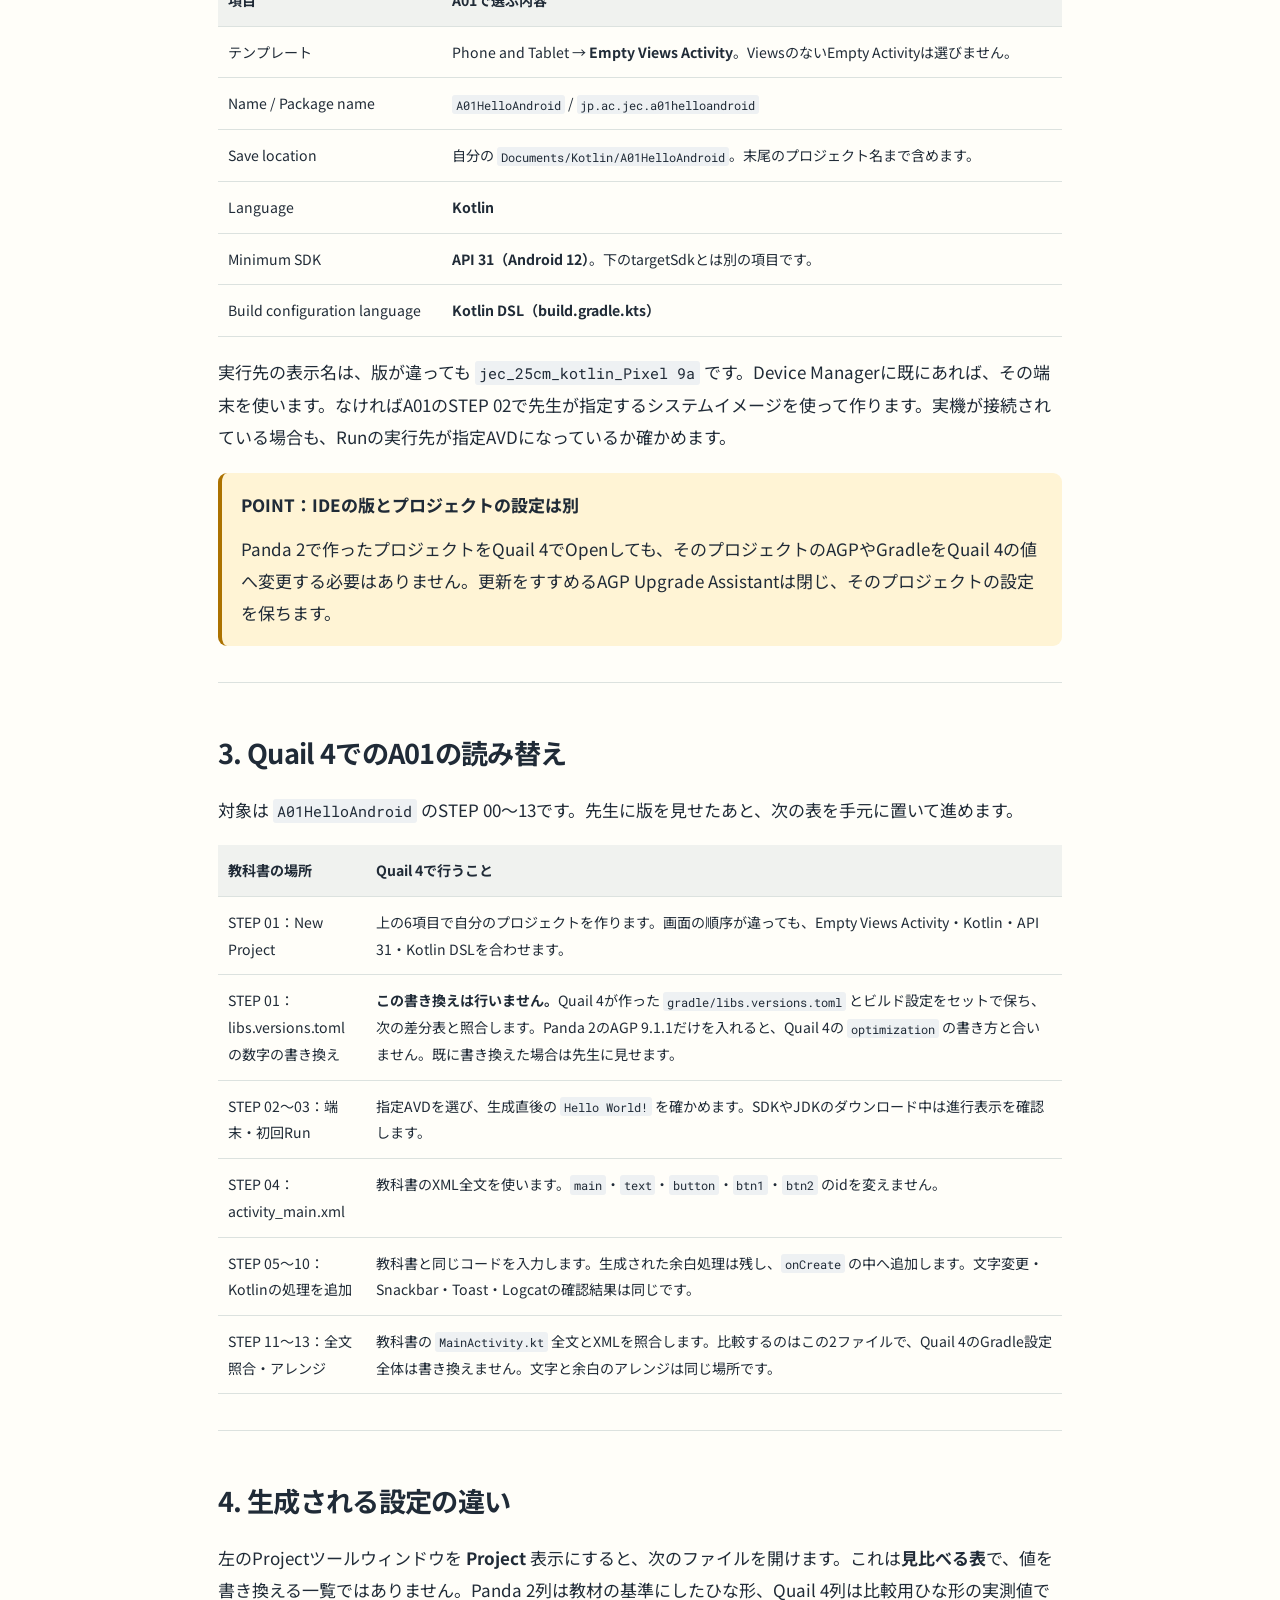
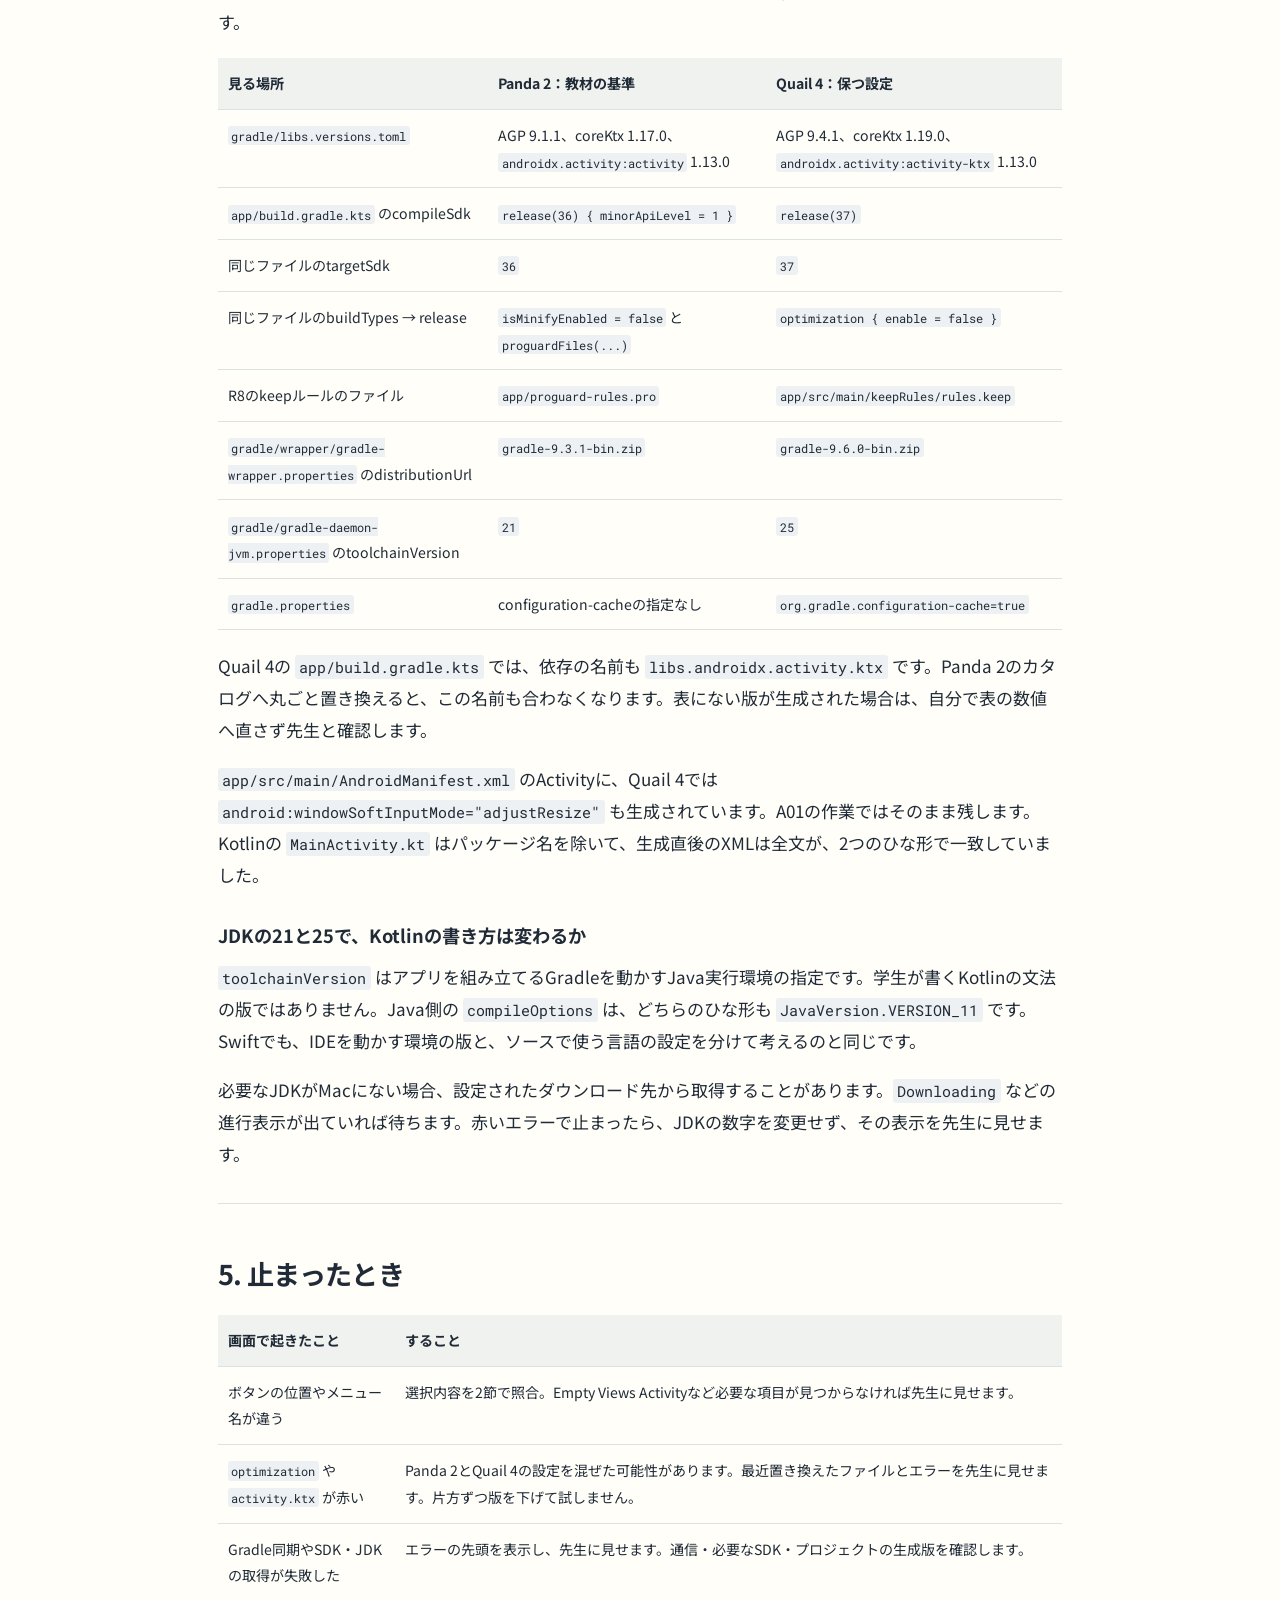
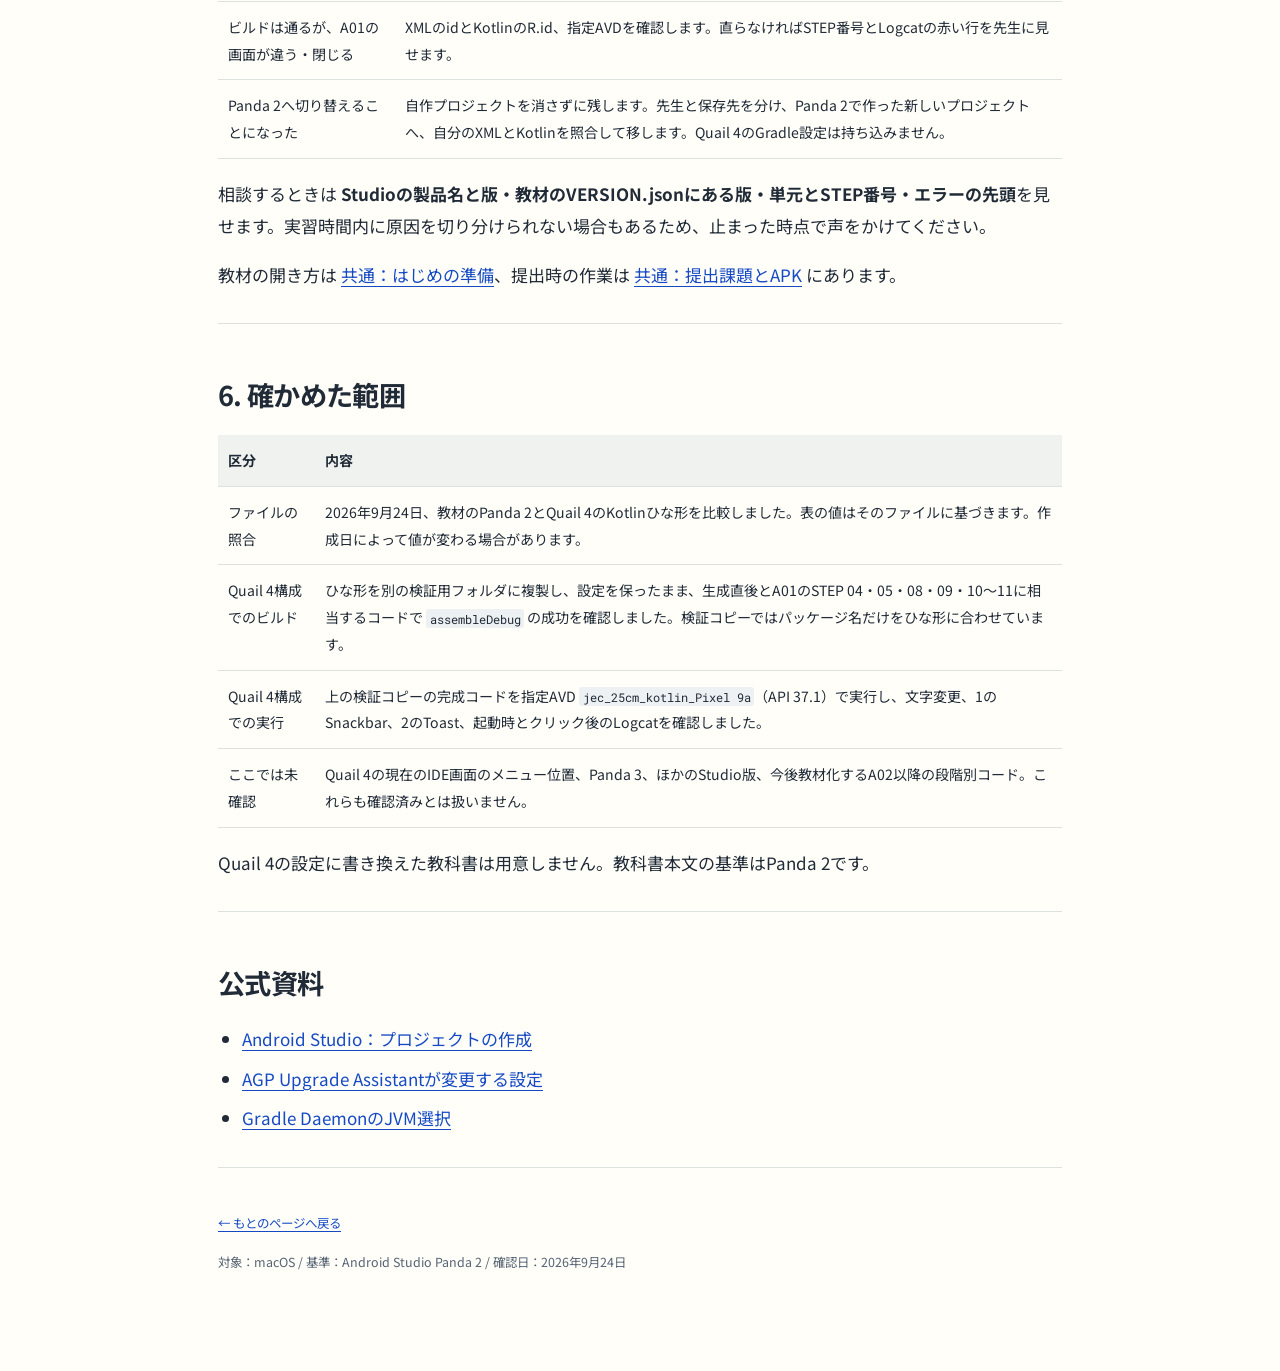
<file: docs/common/other-versions.html>
<!doctype html>
<html lang="ja">
<head><meta charset="utf-8"><meta name="viewport" content="width=device-width, initial-scale=1">
<title>ちがうAndroid Studioのバージョンで進めるとき | Kotlin演習</title>
<link rel="stylesheet" href="../assets/textbook.css"><script src="../assets/textbook.js" defer></script></head>
<body class="plain"><a class="skip" href="#main">本文へ移動</a>
<header class="topbar"><span class="brand">JEC / Kotlin演習</span><a href="../hello-android/index.html" data-back>もとのページへ戻る</a></header>
<main id="main"><div class="hero"><p class="eyebrow">KOTLIN PROGRAMMING EXERCISES / 共通資料・授業サポート</p>
<h1>ちがうAndroid Studioの<br>バージョンで進めるとき</h1>
<p class="lede">Androidの教科書はPanda 2を基準にしています。Quail 4・Panda 3を使う人は、作り始める前にこのページで、自分の版と進め方を確かめます。</p>
<p>対象は後半のAndroid単元です。前半のK01HelloKotlinで使うIntelliJ IDEAの設定は変えません。</p>
<nav aria-label="このページの内容"><ol><li><a href="#policy">版を確かめる・サポートの範囲</a></li><li><a href="#baseline">新規作成で合わせる項目</a></li><li><a href="#a01">A01の読み替え</a></li><li><a href="#differences">生成される設定の違い</a></li><li><a href="#stuck">止まったとき</a></li><li><a href="#verified">確かめた範囲</a></li></ol></nav></div>

<section id="policy"><h2>1. 版を確かめる・サポートの範囲</h2>
<p>Welcome画面、またはmacOSの <strong>Android Studio → About Android Studio</strong> で、製品名と版を見ます。<code>Panda 2</code>・<code>Panda 3</code>・<code>Quail 4</code> の名前まで確認します。</p>
<table><thead><tr><th>使っている版</th><th>進め方</th></tr></thead><tbody>
<tr><td>Panda 2 / 2025.3.2</td><td>授業の基準です。教科書の手順どおり進めます。作成日でライブラリの版が変わるため、A01のSTEP 01にある設定の照合も行います。</td></tr>
<tr><td>Quail 4 / 2026.1.4</td><td>このページのA01の読み替えに従います。下の表と設定が一致し、同期・Runが通る範囲で進めます。表にない違いやエラーは先生に見せます。</td></tr>
<tr><td>Panda 3 / 2025.3.3</td><td><strong>実測していません。</strong>Panda 2の手順を出発点にしますが、同じように動くと確認済みではありません。A01のSTEP 00で版を先生に見せ、STEP 01で版の数字を書き換える前に確認します。画面や生成設定が違ったら、そのまま先生に見せます。</td></tr>
<tr><td>上記以外・版が分からない</td><td>新規作成や設定の変更を始める前に先生へ相談します。この資料で動作を確認した範囲には含みません。</td></tr>
</tbody></table>
<p>授業ではmacOSを使います。見た目や項目の位置だけの違いは、次の表の選択内容で合わせます。必要な項目が見つからない、同期が赤い、Runできない場合は、設定を次々と変更せず先生と確認します。基準のPanda 2へ切り替えるかも、その場で決めます。</p>
</section>

<section id="baseline"><h2>2. 新規作成で合わせる項目</h2>
<p>New Projectの画面では、位置より<strong>選ぶ内容</strong>を合わせます。A01では次のとおりです。</p>
<table><thead><tr><th>項目</th><th>A01で選ぶ内容</th></tr></thead><tbody>
<tr><td>テンプレート</td><td>Phone and Tablet → <strong>Empty Views Activity</strong>。ViewsのないEmpty Activityは選びません。</td></tr>
<tr><td>Name / Package name</td><td><code>A01HelloAndroid</code> / <code>jp.ac.jec.a01helloandroid</code></td></tr>
<tr><td>Save location</td><td>自分の <code>Documents/Kotlin/A01HelloAndroid</code>。末尾のプロジェクト名まで含めます。</td></tr>
<tr><td>Language</td><td><strong>Kotlin</strong></td></tr>
<tr><td>Minimum SDK</td><td><strong>API 31（Android 12）</strong>。下のtargetSdkとは別の項目です。</td></tr>
<tr><td>Build configuration language</td><td><strong>Kotlin DSL（build.gradle.kts）</strong></td></tr>
</tbody></table>
<p>実行先の表示名は、版が違っても <code>jec_25cm_kotlin_Pixel 9a</code> です。Device Managerに既にあれば、その端末を使います。なければA01のSTEP 02で先生が指定するシステムイメージを使って作ります。実機が接続されている場合も、Runの実行先が指定AVDになっているか確かめます。</p>
<div class="note"><p class="box-title">POINT：IDEの版とプロジェクトの設定は別</p><p>Panda 2で作ったプロジェクトをQuail 4でOpenしても、そのプロジェクトのAGPやGradleをQuail 4の値へ変更する必要はありません。更新をすすめるAGP Upgrade Assistantは閉じ、そのプロジェクトの設定を保ちます。</p></div>
</section>

<section id="a01"><h2>3. Quail 4でのA01の読み替え</h2>
<p>対象は <code>A01HelloAndroid</code> のSTEP 00〜13です。先生に版を見せたあと、次の表を手元に置いて進めます。</p>
<table><thead><tr><th>教科書の場所</th><th>Quail 4で行うこと</th></tr></thead><tbody>
<tr><td>STEP 01：New Project</td><td>上の6項目で自分のプロジェクトを作ります。画面の順序が違っても、Empty Views Activity・Kotlin・API 31・Kotlin DSLを合わせます。</td></tr>
<tr><td>STEP 01：libs.versions.toml の数字の書き換え</td><td><strong>この書き換えは行いません。</strong>Quail 4が作った <code>gradle/libs.versions.toml</code> とビルド設定をセットで保ち、次の差分表と照合します。Panda 2のAGP 9.1.1だけを入れると、Quail 4の <code>optimization</code> の書き方と合いません。既に書き換えた場合は先生に見せます。</td></tr>
<tr><td>STEP 02〜03：端末・初回Run</td><td>指定AVDを選び、生成直後の <code>Hello World!</code> を確かめます。SDKやJDKのダウンロード中は進行表示を確認します。</td></tr>
<tr><td>STEP 04：activity_main.xml</td><td>教科書のXML全文を使います。<code>main</code>・<code>text</code>・<code>button</code>・<code>btn1</code>・<code>btn2</code> のidを変えません。</td></tr>
<tr><td>STEP 05〜10：Kotlinの処理を追加</td><td>教科書と同じコードを入力します。生成された余白処理は残し、<code>onCreate</code> の中へ追加します。文字変更・Snackbar・Toast・Logcatの確認結果は同じです。</td></tr>
<tr><td>STEP 11〜13：全文照合・アレンジ</td><td>教科書の <code>MainActivity.kt</code> 全文とXMLを照合します。比較するのはこの2ファイルで、Quail 4のGradle設定全体は書き換えません。文字と余白のアレンジは同じ場所です。</td></tr>
</tbody></table>
</section>

<section id="differences"><h2>4. 生成される設定の違い</h2>
<p>左のProjectツールウィンドウを <strong>Project</strong> 表示にすると、次のファイルを開けます。これは<strong>見比べる表</strong>で、値を書き換える一覧ではありません。Panda 2列は教材の基準にしたひな形、Quail 4列は比較用ひな形の実測値です。</p>
<table><thead><tr><th>見る場所</th><th>Panda 2：教材の基準</th><th>Quail 4：保つ設定</th></tr></thead><tbody>
<tr><td><code>gradle/libs.versions.toml</code></td><td>AGP 9.1.1、coreKtx 1.17.0、<code>androidx.activity:activity</code> 1.13.0</td><td>AGP 9.4.1、coreKtx 1.19.0、<code>androidx.activity:activity-ktx</code> 1.13.0</td></tr>
<tr><td><code>app/build.gradle.kts</code> のcompileSdk</td><td><code>release(36) { minorApiLevel = 1 }</code></td><td><code>release(37)</code></td></tr>
<tr><td>同じファイルのtargetSdk</td><td><code>36</code></td><td><code>37</code></td></tr>
<tr><td>同じファイルのbuildTypes → release</td><td><code>isMinifyEnabled = false</code> と <code>proguardFiles(...)</code></td><td><code>optimization { enable = false }</code></td></tr>
<tr><td>R8のkeepルールのファイル</td><td><code>app/proguard-rules.pro</code></td><td><code>app/src/main/keepRules/rules.keep</code></td></tr>
<tr><td><code>gradle/wrapper/gradle-wrapper.properties</code> のdistributionUrl</td><td><code>gradle-9.3.1-bin.zip</code></td><td><code>gradle-9.6.0-bin.zip</code></td></tr>
<tr><td><code>gradle/gradle-daemon-jvm.properties</code> のtoolchainVersion</td><td><code>21</code></td><td><code>25</code></td></tr>
<tr><td><code>gradle.properties</code></td><td>configuration-cacheの指定なし</td><td><code>org.gradle.configuration-cache=true</code></td></tr>
</tbody></table>
<p>Quail 4の <code>app/build.gradle.kts</code> では、依存の名前も <code>libs.androidx.activity.ktx</code> です。Panda 2のカタログへ丸ごと置き換えると、この名前も合わなくなります。表にない版が生成された場合は、自分で表の数値へ直さず先生と確認します。</p>
<p><code>app/src/main/AndroidManifest.xml</code> のActivityに、Quail 4では <code>android:windowSoftInputMode="adjustResize"</code> も生成されています。A01の作業ではそのまま残します。Kotlinの <code>MainActivity.kt</code> はパッケージ名を除いて、生成直後のXMLは全文が、2つのひな形で一致していました。</p>
<h3>JDKの21と25で、Kotlinの書き方は変わるか</h3>
<p><code>toolchainVersion</code> はアプリを組み立てるGradleを動かすJava実行環境の指定です。学生が書くKotlinの文法の版ではありません。Java側の <code>compileOptions</code> は、どちらのひな形も <code>JavaVersion.VERSION_11</code> です。Swiftでも、IDEを動かす環境の版と、ソースで使う言語の設定を分けて考えるのと同じです。</p>
<p>必要なJDKがMacにない場合、設定されたダウンロード先から取得することがあります。<code>Downloading</code> などの進行表示が出ていれば待ちます。赤いエラーで止まったら、JDKの数字を変更せず、その表示を先生に見せます。</p>
</section>

<section id="stuck"><h2>5. 止まったとき</h2>
<table><thead><tr><th>画面で起きたこと</th><th>すること</th></tr></thead><tbody>
<tr><td>ボタンの位置やメニュー名が違う</td><td>選択内容を2節で照合。Empty Views Activityなど必要な項目が見つからなければ先生に見せます。</td></tr>
<tr><td><code>optimization</code> や <code>activity.ktx</code> が赤い</td><td>Panda 2とQuail 4の設定を混ぜた可能性があります。最近置き換えたファイルとエラーを先生に見せます。片方ずつ版を下げて試しません。</td></tr>
<tr><td>Gradle同期やSDK・JDKの取得が失敗した</td><td>エラーの先頭を表示し、先生に見せます。通信・必要なSDK・プロジェクトの生成版を確認します。</td></tr>
<tr><td>ビルドは通るが、A01の画面が違う・閉じる</td><td>XMLのidとKotlinのR.id、指定AVDを確認します。直らなければSTEP番号とLogcatの赤い行を先生に見せます。</td></tr>
<tr><td>Panda 2へ切り替えることになった</td><td>自作プロジェクトを消さずに残します。先生と保存先を分け、Panda 2で作った新しいプロジェクトへ、自分のXMLとKotlinを照合して移します。Quail 4のGradle設定は持ち込みません。</td></tr>
</tbody></table>
<p>相談するときは <strong>Studioの製品名と版・教材のVERSION.jsonにある版・単元とSTEP番号・エラーの先頭</strong>を見せます。実習時間内に原因を切り分けられない場合もあるため、止まった時点で声をかけてください。</p>
<p>教材の開き方は <a href="setup.html" data-keep-from>共通：はじめの準備</a>、提出時の作業は <a href="apk.html" data-keep-from>共通：提出課題とAPK</a> にあります。</p>
</section>

<section id="verified"><h2>6. 確かめた範囲</h2>
<table><thead><tr><th>区分</th><th>内容</th></tr></thead><tbody>
<tr><td>ファイルの照合</td><td>2026年9月24日、教材のPanda 2とQuail 4のKotlinひな形を比較しました。表の値はそのファイルに基づきます。作成日によって値が変わる場合があります。</td></tr>
<tr><td>Quail 4構成でのビルド</td><td>ひな形を別の検証用フォルダに複製し、設定を保ったまま、生成直後とA01のSTEP 04・05・08・09・10〜11に相当するコードで <code>assembleDebug</code> の成功を確認しました。検証コピーではパッケージ名だけをひな形に合わせています。</td></tr>
<tr><td>Quail 4構成での実行</td><td>上の検証コピーの完成コードを指定AVD <code>jec_25cm_kotlin_Pixel 9a</code>（API 37.1）で実行し、文字変更、1のSnackbar、2のToast、起動時とクリック後のLogcatを確認しました。</td></tr>
<tr><td>ここでは未確認</td><td>Quail 4の現在のIDE画面のメニュー位置、Panda 3、ほかのStudio版、今後教材化するA02以降の段階別コード。これらも確認済みとは扱いません。</td></tr>
</tbody></table>
<p>Quail 4の設定に書き換えた教科書は用意しません。教科書本文の基準はPanda 2です。</p>
</section>
<section><h2>公式資料</h2><ul><li><a href="https://developer.android.com/studio/projects/create-project">Android Studio：プロジェクトの作成</a></li><li><a href="https://developer.android.com/build/agp-upgrade-assistant">AGP Upgrade Assistantが変更する設定</a></li><li><a href="https://docs.gradle.org/current/userguide/gradle_daemon.html#sec:daemon_jvm_criteria">Gradle DaemonのJVM選択</a></li></ul></section>
<footer class="footer"><p><a href="../hello-android/index.html" data-back>← もとのページへ戻る</a></p><p>対象：macOS / 基準：Android Studio Panda 2 / 確認日：2026年9月24日</p></footer>
</main><p class="sr-only" role="status" aria-live="polite" data-copy-status></p></body></html>
</file>
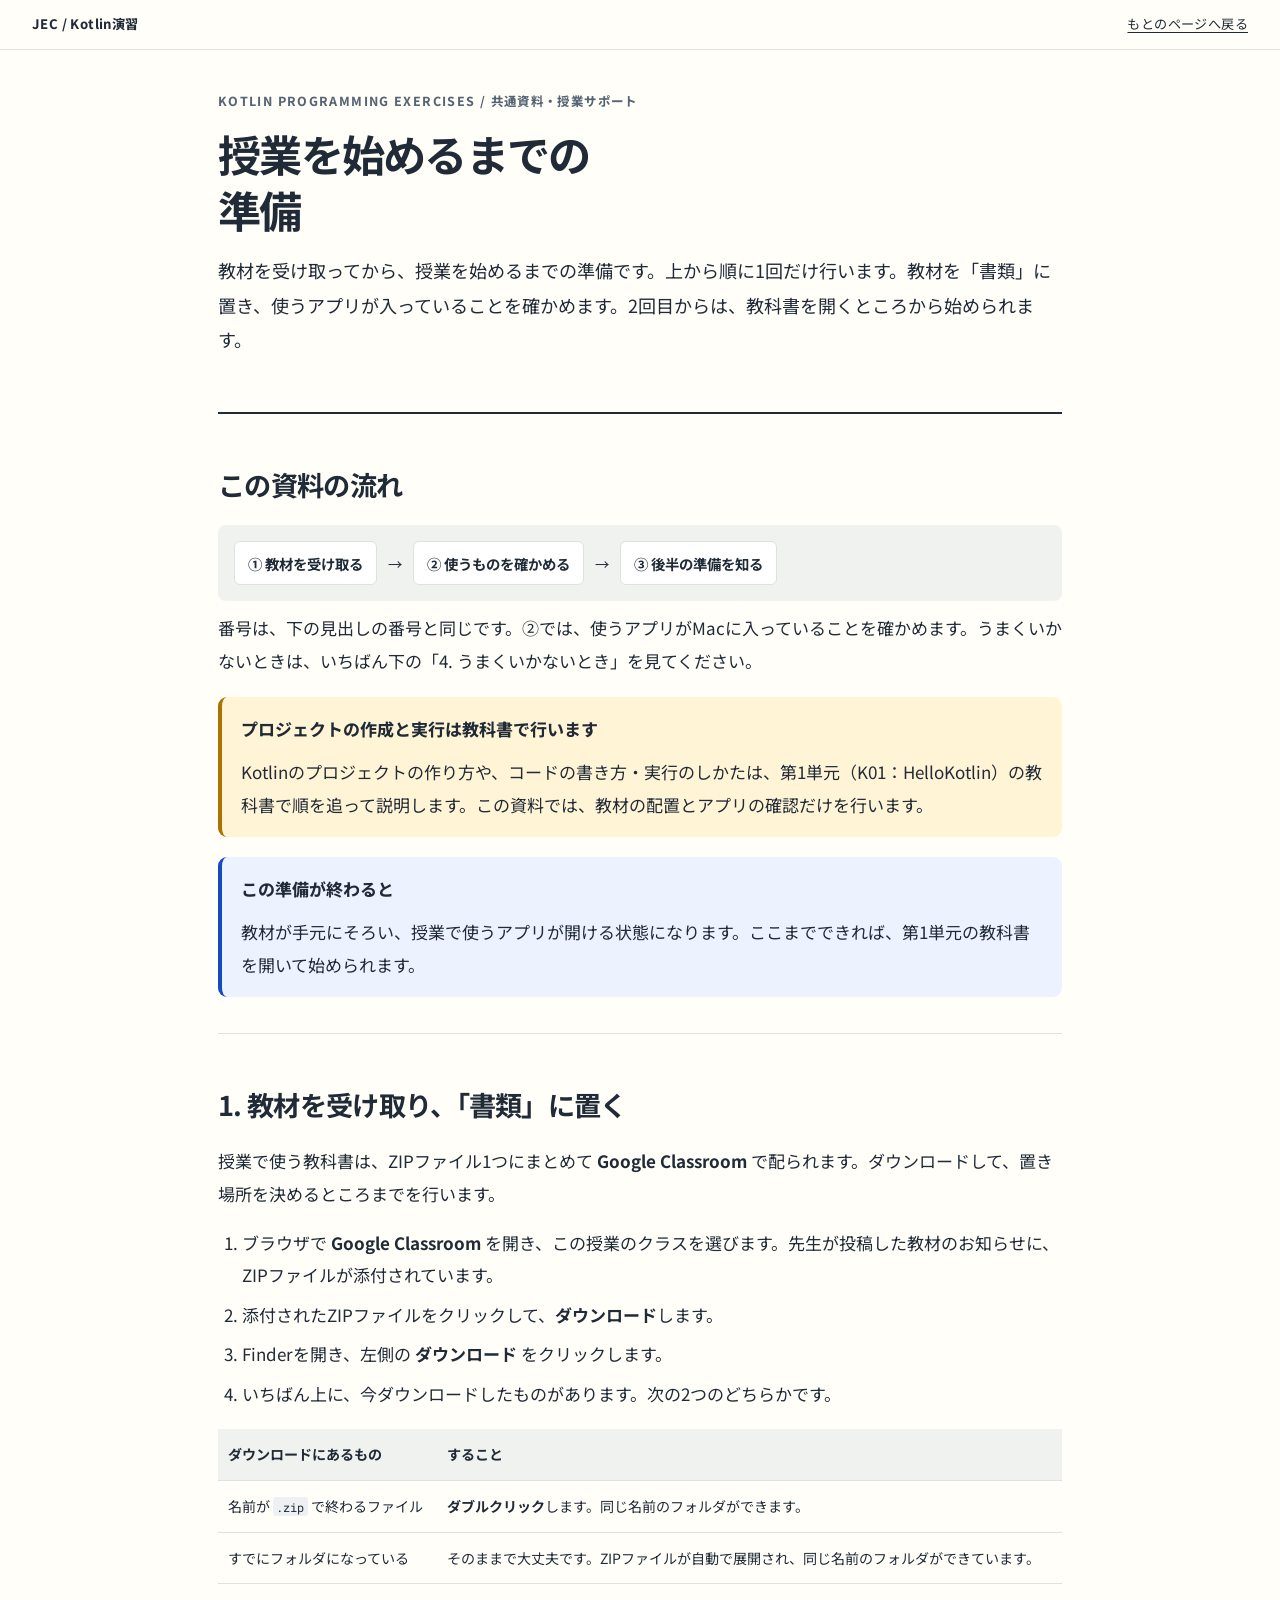
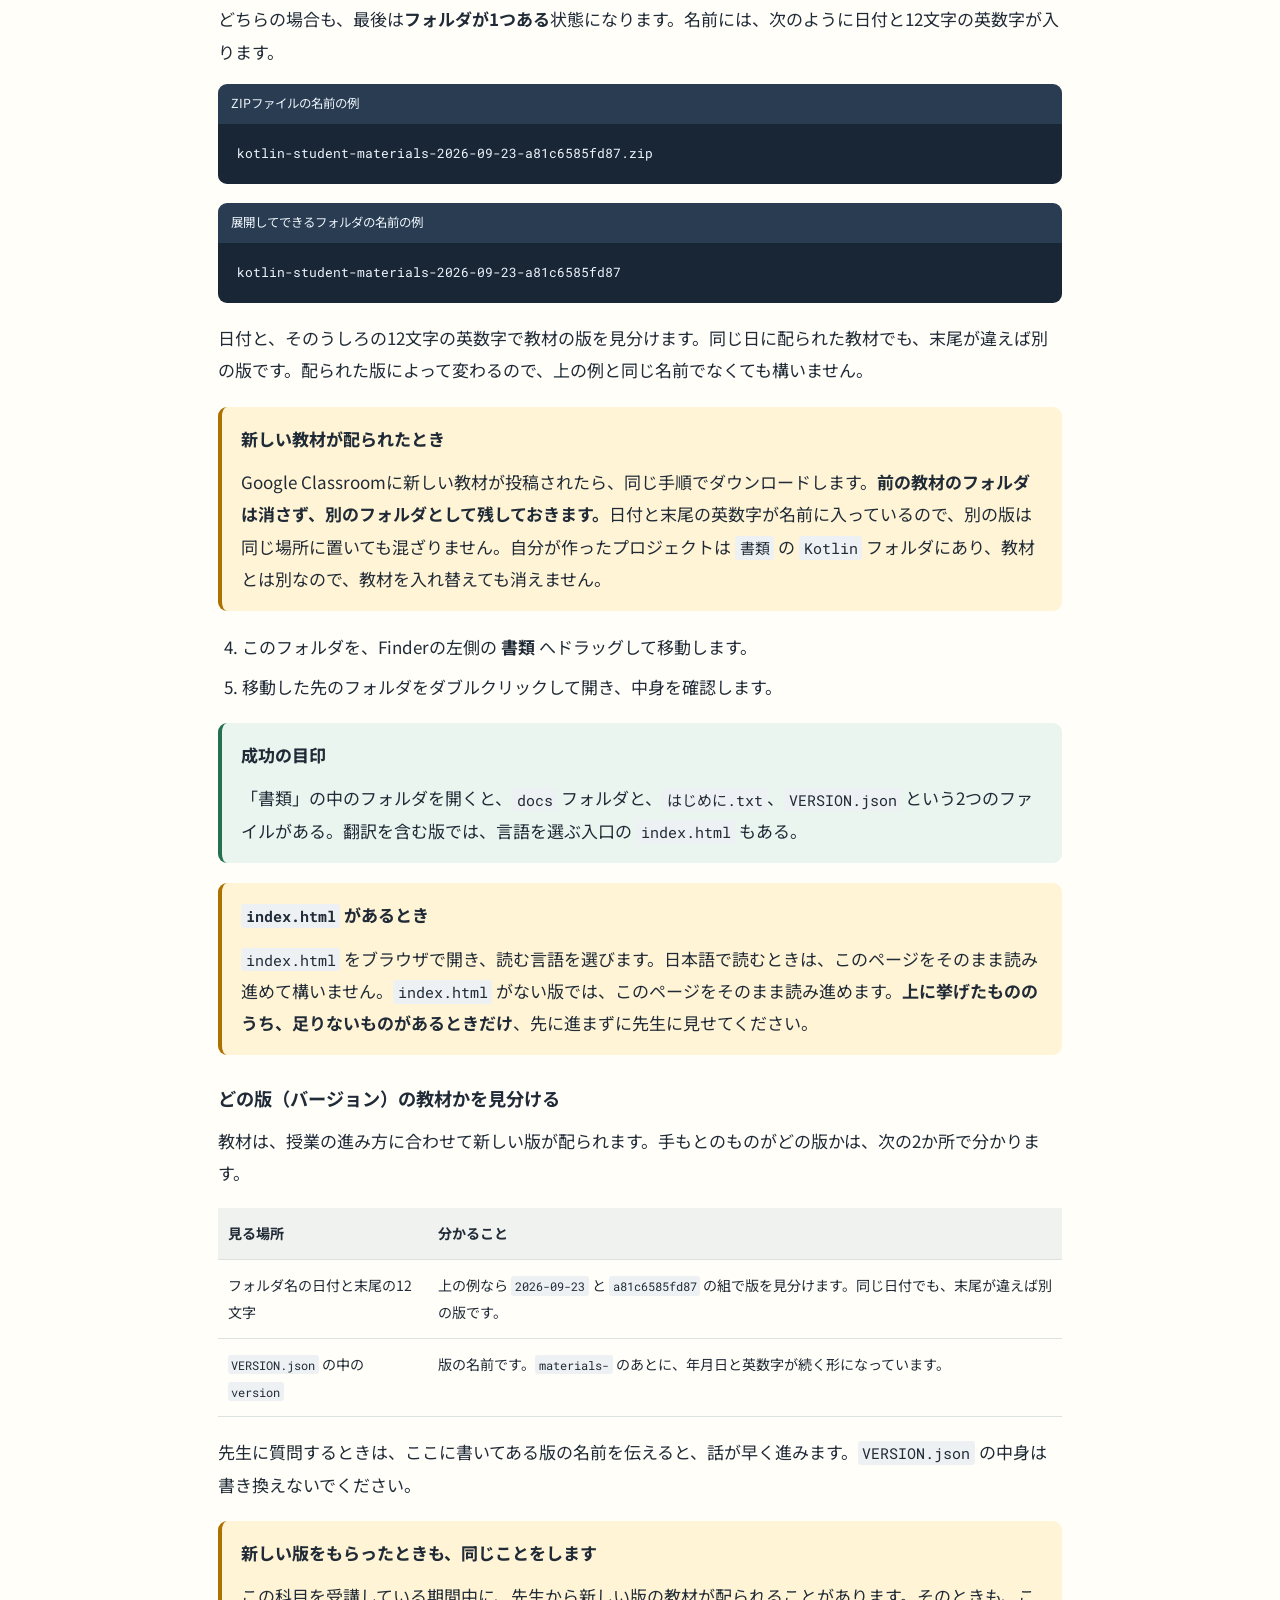
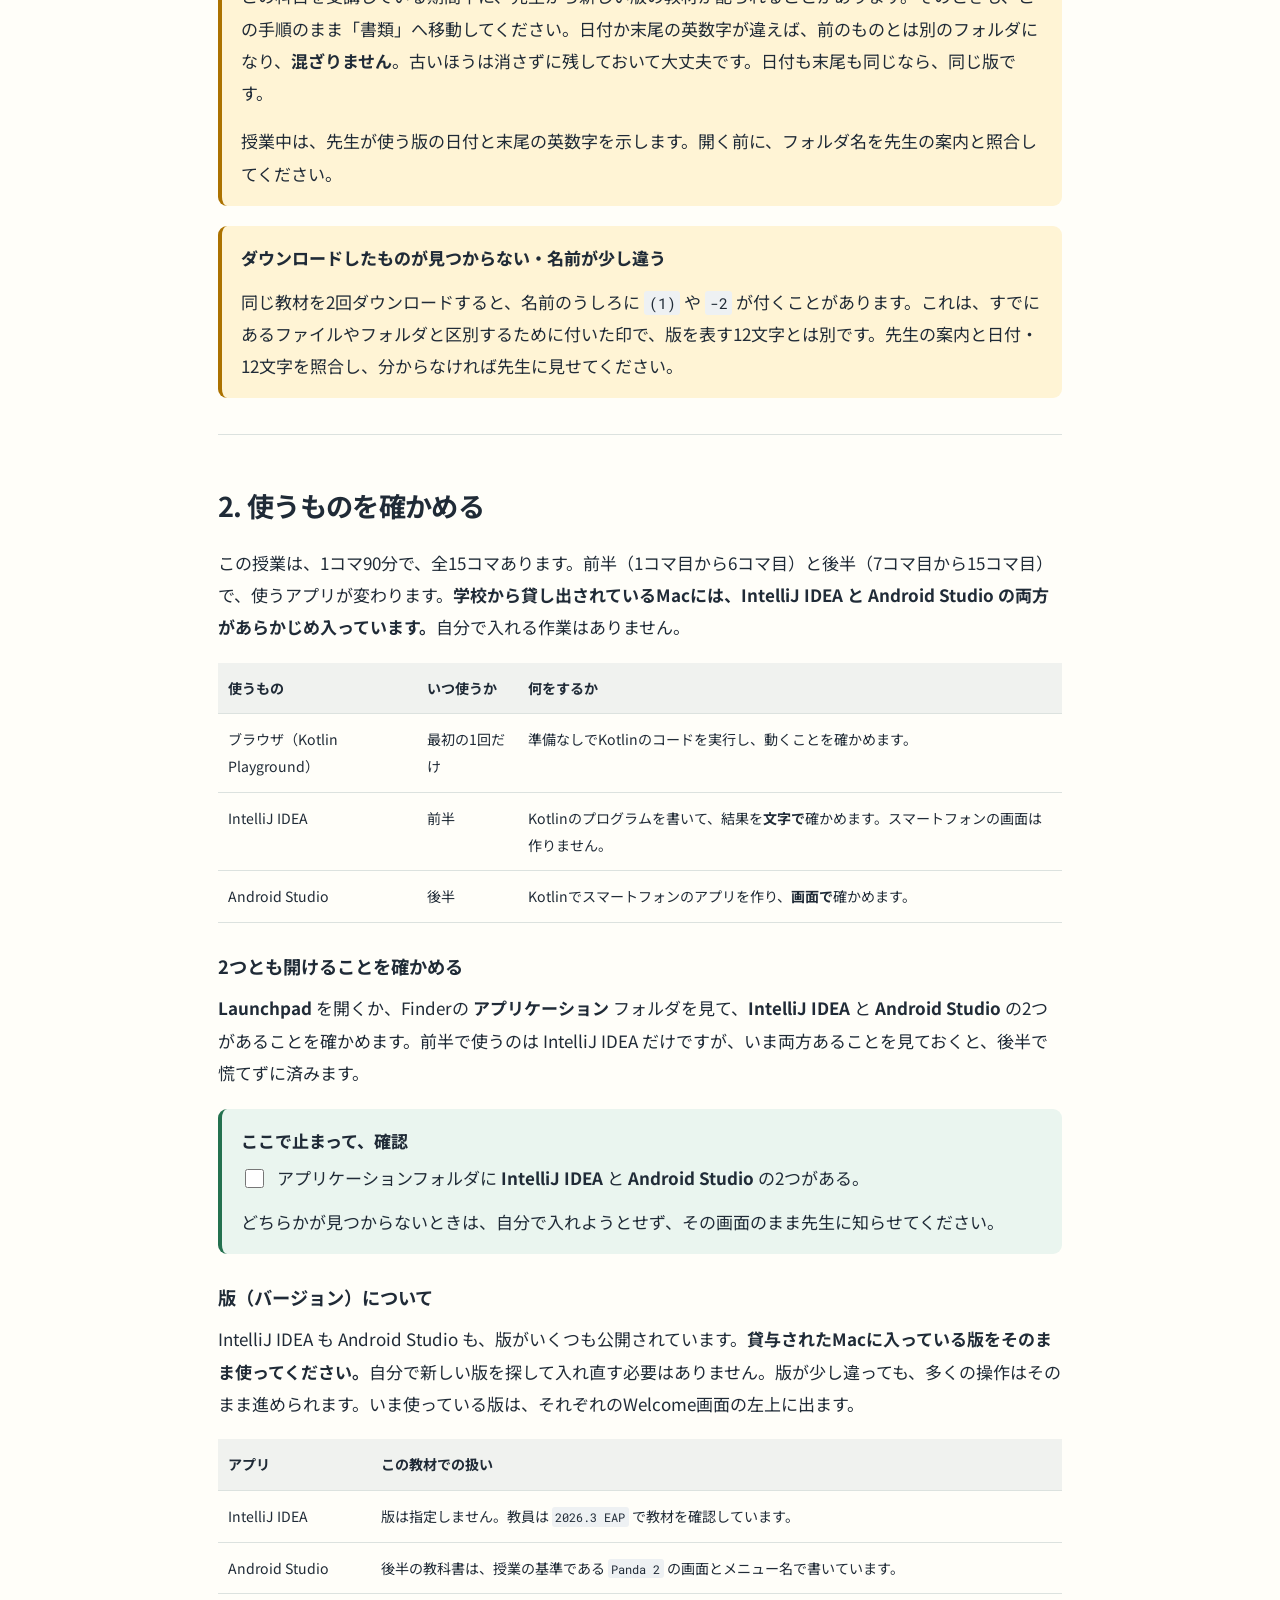
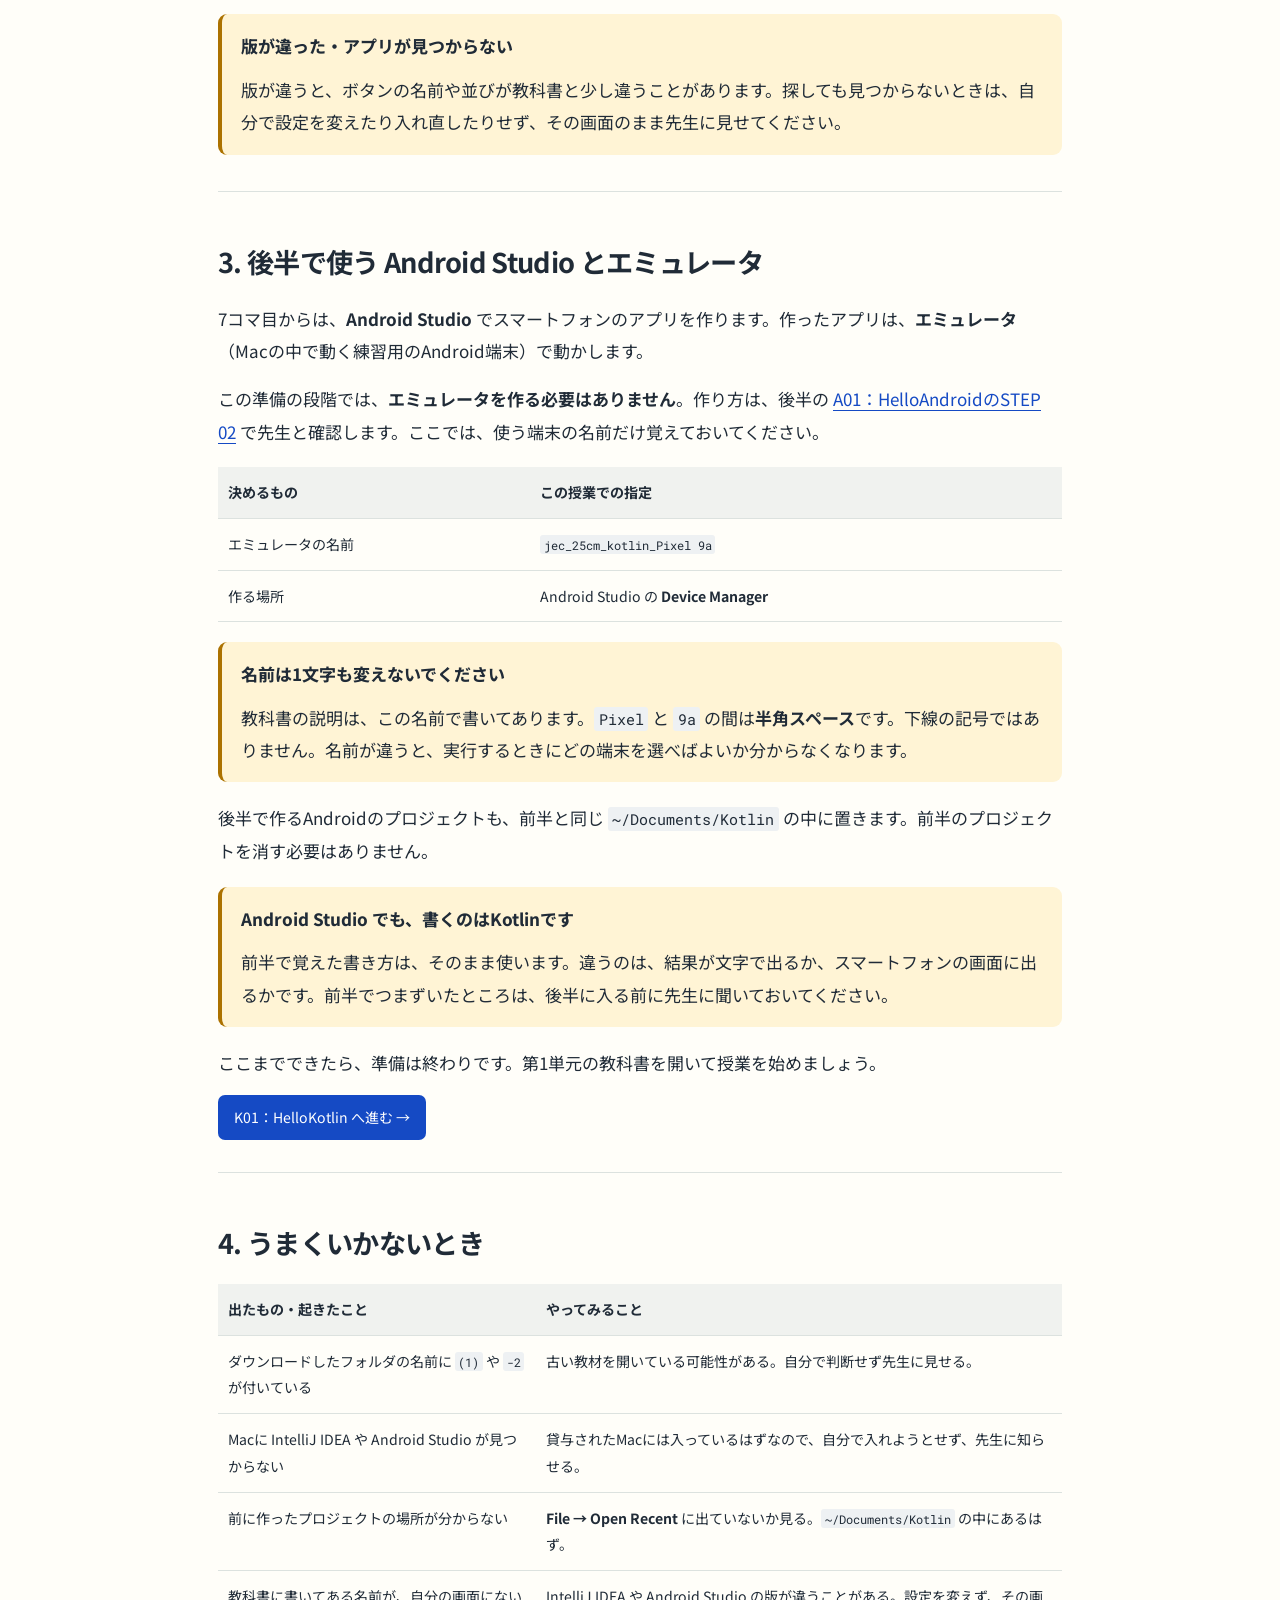
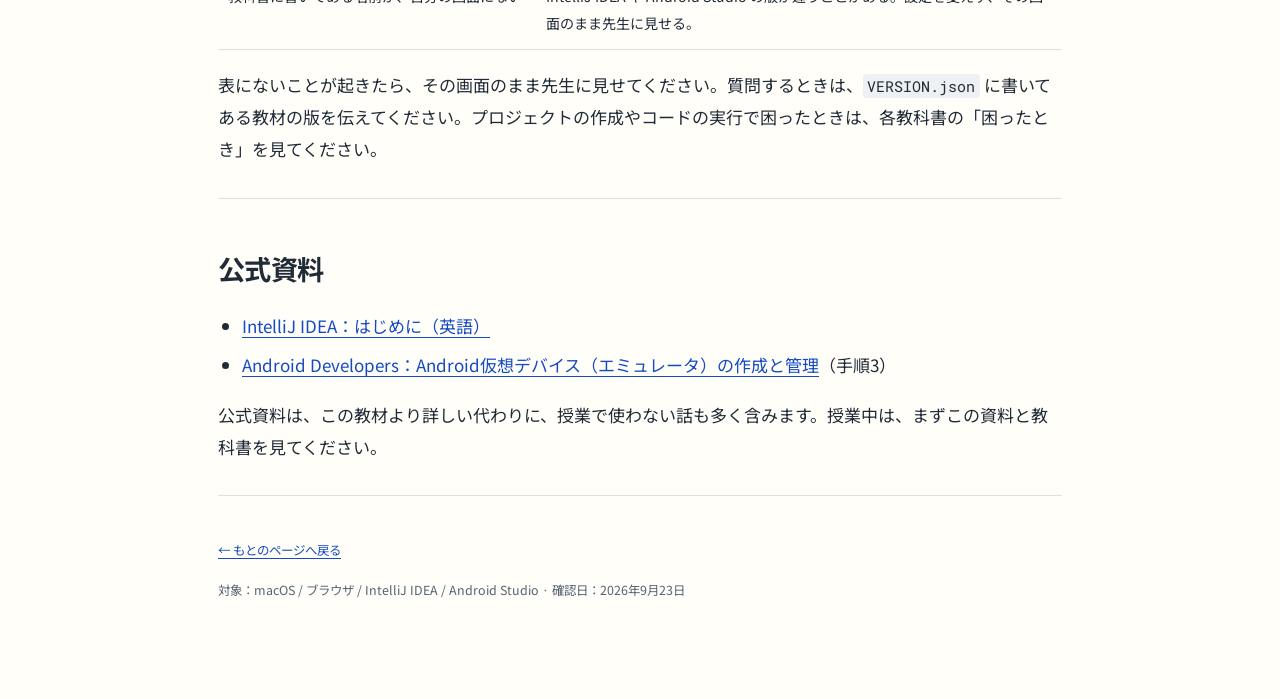
<file: docs/common/setup.html>
<!doctype html>
<html lang="ja">
<head><meta charset="utf-8"><meta name="viewport" content="width=device-width, initial-scale=1">
<title>授業を始めるまでの準備 | Kotlin演習</title>
<link rel="stylesheet" href="../assets/textbook.css"><script src="../assets/textbook.js" defer></script></head>
<body class="plain" data-progress-key="jec-kotlin-setup-v1"><a class="skip" href="#main">本文へ移動</a>
<header class="topbar"><span class="brand">JEC / Kotlin演習</span><a href="../hello-kotlin/index.html" data-back>もとのページへ戻る</a></header>
<main id="main"><div class="hero"><p class="eyebrow">KOTLIN PROGRAMMING EXERCISES / 共通資料・授業サポート</p><h1>授業を始めるまでの<br>準備</h1><p class="lede">教材を受け取ってから、授業を始めるまでの準備です。上から順に1回だけ行います。教材を「書類」に置き、使うアプリが入っていることを確かめます。2回目からは、教科書を開くところから始められます。</p></div>

<section id="flow"><h2>この資料の流れ</h2>
<div class="flow"><strong>① 教材を受け取る</strong><span>→</span><strong>② 使うものを確かめる</strong><span>→</span><strong>③ 後半の準備を知る</strong></div>
<p>番号は、下の見出しの番号と同じです。②では、使うアプリがMacに入っていることを確かめます。うまくいかないときは、いちばん下の「4. うまくいかないとき」を見てください。</p>
<div class="note"><p class="box-title">プロジェクトの作成と実行は教科書で行います</p><p>Kotlinのプロジェクトの作り方や、コードの書き方・実行のしかたは、第1単元（K01：HelloKotlin）の教科書で順を追って説明します。この資料では、教材の配置とアプリの確認だけを行います。</p></div>
<div class="goal"><p class="box-title">この準備が終わると</p><p>教材が手元にそろい、授業で使うアプリが開ける状態になります。ここまでできれば、第1単元の教科書を開いて始められます。</p></div></section>

<section id="materials"><h2>1. 教材を受け取り、「書類」に置く</h2>
<p>授業で使う教科書は、ZIPファイル1つにまとめて <strong>Google Classroom</strong> で配られます。ダウンロードして、置き場所を決めるところまでを行います。</p>
<ol>
<li>ブラウザで <strong>Google Classroom</strong> を開き、この授業のクラスを選びます。先生が投稿した教材のお知らせに、ZIPファイルが添付されています。</li>
<li>添付されたZIPファイルをクリックして、<strong>ダウンロード</strong>します。</li>
<li>Finderを開き、左側の <strong>ダウンロード</strong> をクリックします。</li>
<li>いちばん上に、今ダウンロードしたものがあります。次の2つのどちらかです。</li>
</ol>
<table><thead><tr><th>ダウンロードにあるもの</th><th>すること</th></tr></thead><tbody>
<tr><td>名前が <code>.zip</code> で終わるファイル</td><td><strong>ダブルクリック</strong>します。同じ名前のフォルダができます。</td></tr>
<tr><td>すでにフォルダになっている</td><td>そのままで大丈夫です。ZIPファイルが自動で展開され、同じ名前のフォルダができています。</td></tr>
</tbody></table>
<p>どちらの場合も、最後は<strong>フォルダが1つある</strong>状態になります。名前には、次のように日付と12文字の英数字が入ります。</p>
<div class="code-head">ZIPファイルの名前の例</div><pre tabindex="0"><code>kotlin-student-materials-2026-09-23-a81c6585fd87.zip</code></pre>
<div class="code-head">展開してできるフォルダの名前の例</div><pre tabindex="0"><code>kotlin-student-materials-2026-09-23-a81c6585fd87</code></pre>
<p>日付と、そのうしろの12文字の英数字で教材の版を見分けます。同じ日に配られた教材でも、末尾が違えば別の版です。配られた版によって変わるので、上の例と同じ名前でなくても構いません。</p>
<div class="note"><p class="box-title">新しい教材が配られたとき</p><p>Google Classroomに新しい教材が投稿されたら、同じ手順でダウンロードします。<strong>前の教材のフォルダは消さず、別のフォルダとして残しておきます。</strong>日付と末尾の英数字が名前に入っているので、別の版は同じ場所に置いても混ざりません。自分が作ったプロジェクトは <code>書類</code> の <code>Kotlin</code> フォルダにあり、教材とは別なので、教材を入れ替えても消えません。</p></div>
<ol start="4">
<li>このフォルダを、Finderの左側の <strong>書類</strong> へドラッグして移動します。</li>
<li>移動した先のフォルダをダブルクリックして開き、中身を確認します。</li>
</ol>
<div class="check"><p class="box-title">成功の目印</p><p>「書類」の中のフォルダを開くと、<code>docs</code> フォルダと、<code>はじめに.txt</code>、<code>VERSION.json</code> という2つのファイルがある。翻訳を含む版では、言語を選ぶ入口の <code>index.html</code> もある。</p></div>
<div class="note"><p class="box-title"><code>index.html</code> があるとき</p><p><code>index.html</code> をブラウザで開き、読む言語を選びます。日本語で読むときは、このページをそのまま読み進めて構いません。<code>index.html</code> がない版では、このページをそのまま読み進めます。<strong>上に挙げたもののうち、足りないものがあるときだけ</strong>、先に進まずに先生に見せてください。</p></div>
<h3>どの版（バージョン）の教材かを見分ける</h3>
<p>教材は、授業の進み方に合わせて新しい版が配られます。手もとのものがどの版かは、次の2か所で分かります。</p>
<table><thead><tr><th>見る場所</th><th>分かること</th></tr></thead><tbody>
<tr><td>フォルダ名の日付と末尾の12文字</td><td>上の例なら <code>2026-09-23</code> と <code>a81c6585fd87</code> の組で版を見分けます。同じ日付でも、末尾が違えば別の版です。</td></tr>
<tr><td><code>VERSION.json</code> の中の <code>version</code></td><td>版の名前です。<code>materials-</code> のあとに、年月日と英数字が続く形になっています。</td></tr>
</tbody></table>
<p>先生に質問するときは、ここに書いてある版の名前を伝えると、話が早く進みます。<code>VERSION.json</code> の中身は書き換えないでください。</p>
<div class="note"><p class="box-title">新しい版をもらったときも、同じことをします</p><p>この科目を受講している期間中に、先生から新しい版の教材が配られることがあります。そのときも、この手順のまま「書類」へ移動してください。日付か末尾の英数字が違えば、前のものとは別のフォルダになり、<strong>混ざりません</strong>。古いほうは消さずに残しておいて大丈夫です。日付も末尾も同じなら、同じ版です。</p><p>授業中は、先生が使う版の日付と末尾の英数字を示します。開く前に、フォルダ名を先生の案内と照合してください。</p></div>
<div class="note"><p class="box-title">ダウンロードしたものが見つからない・名前が少し違う</p><p>同じ教材を2回ダウンロードすると、名前のうしろに <code>(1)</code> や <code>-2</code> が付くことがあります。これは、すでにあるファイルやフォルダと区別するために付いた印で、版を表す12文字とは別です。先生の案内と日付・12文字を照合し、分からなければ先生に見せてください。</p></div></section>

<section id="tools"><h2>2. 使うものを確かめる</h2>
<p>この授業は、1コマ90分で、全15コマあります。前半（1コマ目から6コマ目）と後半（7コマ目から15コマ目）で、使うアプリが変わります。<strong>学校から貸し出されているMacには、IntelliJ IDEA と Android Studio の両方があらかじめ入っています。</strong>自分で入れる作業はありません。</p>
<table><thead><tr><th>使うもの</th><th>いつ使うか</th><th>何をするか</th></tr></thead><tbody>
<tr><td>ブラウザ（Kotlin Playground）</td><td>最初の1回だけ</td><td>準備なしでKotlinのコードを実行し、動くことを確かめます。</td></tr>
<tr><td>IntelliJ IDEA</td><td>前半</td><td>Kotlinのプログラムを書いて、結果を<strong>文字で</strong>確かめます。スマートフォンの画面は作りません。</td></tr>
<tr><td>Android Studio</td><td>後半</td><td>Kotlinでスマートフォンのアプリを作り、<strong>画面で</strong>確かめます。</td></tr>
</tbody></table>
<h3>2つとも開けることを確かめる</h3>
<p><strong>Launchpad</strong> を開くか、Finderの <strong>アプリケーション</strong> フォルダを見て、<strong>IntelliJ IDEA</strong> と <strong>Android Studio</strong> の2つがあることを確かめます。前半で使うのは IntelliJ IDEA だけですが、いま両方あることを見ておくと、後半で慌てずに済みます。</p>
<div class="check"><p class="box-title">ここで止まって、確認</p><label><input type="checkbox" data-check="tools"><span>アプリケーションフォルダに <strong>IntelliJ IDEA</strong> と <strong>Android Studio</strong> の2つがある。</span></label><p>どちらかが見つからないときは、自分で入れようとせず、その画面のまま先生に知らせてください。</p></div>
<h3>版（バージョン）について</h3>
<p>IntelliJ IDEA も Android Studio も、版がいくつも公開されています。<strong>貸与されたMacに入っている版をそのまま使ってください。</strong>自分で新しい版を探して入れ直す必要はありません。版が少し違っても、多くの操作はそのまま進められます。いま使っている版は、それぞれのWelcome画面の左上に出ます。</p>
<table><thead><tr><th>アプリ</th><th>この教材での扱い</th></tr></thead><tbody>
<tr><td>IntelliJ IDEA</td><td>版は指定しません。教員は <code>2026.3 EAP</code> で教材を確認しています。</td></tr>
<tr><td>Android Studio</td><td>後半の教科書は、授業の基準である <code>Panda 2</code> の画面とメニュー名で書いています。</td></tr>
</tbody></table>
<div class="note"><p class="box-title">版が違った・アプリが見つからない</p><p>版が違うと、ボタンの名前や並びが教科書と少し違うことがあります。探しても見つからないときは、自分で設定を変えたり入れ直したりせず、その画面のまま先生に見せてください。</p></div></section>

<section id="android"><h2>3. 後半で使う Android Studio とエミュレータ</h2>
<p>7コマ目からは、<strong>Android Studio</strong> でスマートフォンのアプリを作ります。作ったアプリは、<strong>エミュレータ</strong>（Macの中で動く練習用のAndroid端末）で動かします。</p>
<p>この準備の段階では、<strong>エミュレータを作る必要はありません</strong>。作り方は、後半の <a href="../hello-android/index.html#step-2">A01：HelloAndroidのSTEP 02</a> で先生と確認します。ここでは、使う端末の名前だけ覚えておいてください。</p>
<table><thead><tr><th>決めるもの</th><th>この授業での指定</th></tr></thead><tbody>
<tr><td>エミュレータの名前</td><td><code>jec_25cm_kotlin_Pixel 9a</code></td></tr>
<tr><td>作る場所</td><td>Android Studio の <strong>Device Manager</strong></td></tr>
</tbody></table>
<div class="note"><p class="box-title">名前は1文字も変えないでください</p><p>教科書の説明は、この名前で書いてあります。<code>Pixel</code> と <code>9a</code> の間は<strong>半角スペース</strong>です。下線の記号ではありません。名前が違うと、実行するときにどの端末を選べばよいか分からなくなります。</p></div>
<p>後半で作るAndroidのプロジェクトも、前半と同じ <code>~/Documents/Kotlin</code> の中に置きます。前半のプロジェクトを消す必要はありません。</p>
<div class="note"><p class="box-title">Android Studio でも、書くのはKotlinです</p><p>前半で覚えた書き方は、そのまま使います。違うのは、結果が文字で出るか、スマートフォンの画面に出るかです。前半でつまずいたところは、後半に入る前に先生に聞いておいてください。</p></div>
<p>ここまでできたら、準備は終わりです。第1単元の教科書を開いて授業を始めましょう。</p>
<p><a class="button-link" href="../hello-kotlin/index.html">K01：HelloKotlin へ進む →</a></p></section>

<section id="trouble"><h2>4. うまくいかないとき</h2>
<table><thead><tr><th>出たもの・起きたこと</th><th>やってみること</th></tr></thead><tbody>
<tr><td>ダウンロードしたフォルダの名前に <code>(1)</code> や <code>-2</code> が付いている</td><td>古い教材を開いている可能性がある。自分で判断せず先生に見せる。</td></tr>
<tr><td>Macに IntelliJ IDEA や Android Studio が見つからない</td><td>貸与されたMacには入っているはずなので、自分で入れようとせず、先生に知らせる。</td></tr>
<tr><td>前に作ったプロジェクトの場所が分からない</td><td><strong>File → Open Recent</strong> に出ていないか見る。<code>~/Documents/Kotlin</code> の中にあるはず。</td></tr>
<tr><td>教科書に書いてある名前が、自分の画面にない</td><td>IntelliJ IDEA や Android Studio の版が違うことがある。設定を変えず、その画面のまま先生に見せる。</td></tr>
</tbody></table>
<p>表にないことが起きたら、その画面のまま先生に見せてください。質問するときは、<code>VERSION.json</code> に書いてある教材の版を伝えてください。プロジェクトの作成やコードの実行で困ったときは、各教科書の「困ったとき」を見てください。</p></section>

<section><h2>公式資料</h2><ul>
<li><a href="https://www.jetbrains.com/help/idea/getting-started.html">IntelliJ IDEA：はじめに（英語）</a></li>
<li><a href="https://developer.android.com/studio/run/managing-avds?hl=ja">Android Developers：Android仮想デバイス（エミュレータ）の作成と管理</a>（手順3）</li>
</ul>
<p>公式資料は、この教材より詳しい代わりに、授業で使わない話も多く含みます。授業中は、まずこの資料と教科書を見てください。</p></section>

<footer class="footer"><p><a href="../hello-kotlin/index.html" data-back>← もとのページへ戻る</a></p><p>対象：macOS / ブラウザ / IntelliJ IDEA / Android Studio · 確認日：2026年9月23日</p></footer></main>
<p class="sr-only" role="status" aria-live="polite" data-copy-status></p></body></html>
</file>
<file: docs/assets/textbook.css>
/* 教材ZIPでも同じ書体を使う。取得元・再配布条件は fonts/README.md を参照。 */
@font-face {
  font-family: "Noto Sans JP";
  src: url("fonts/noto-sans-jp/NotoSansJP-wght.ttf") format("truetype");
  font-style: normal;
  font-weight: 100 900;
  font-display: swap;
}
@font-face {
  font-family: "Roboto Mono";
  src: url("fonts/roboto-mono/RobotoMono-wght.ttf") format("truetype");
  font-style: normal;
  font-weight: 100 700;
  font-display: swap;
}
:root {
  color-scheme: light;
  --font-weight-400: 400;
  --font-weight-600: 600;
  --font-weight-650: 650;
  --font-weight-700: 700;
  --font-weight-750: 750;
  --font-weight-800: 800;
  --font-body: "Noto Sans JP", sans-serif;
  --font-code: "Roboto Mono", "Noto Sans JP", monospace;
  --ink: #202b37;
  --muted: #566474;
  --paper: #fffef9;
  --line: #dce2df;
  --blue: #154ac4;
  --mint: #eaf5ef;
}
* { box-sizing: border-box; }
html { scroll-behavior: smooth; scroll-padding-top: calc(var(--language-nav-height, 0px) + var(--lesson-nav-height, 0px) + 1.5rem); }
body { margin: 0; background: var(--paper); color: var(--ink); font-family: var(--font-body); font-size: 17px; line-height: 1.9; }
/* 日本語以外は各文字体系の既存フォントを使う。日本語の未翻訳箇所はNoto Sans JPを使う。 */
body:lang(zh-Hans), [lang="zh-Hans"] { font-family: -apple-system, BlinkMacSystemFont, "PingFang SC", "Hiragino Sans GB", sans-serif; }
body:lang(zh-Hant-HK), [lang="zh-Hant-HK"] { font-family: -apple-system, BlinkMacSystemFont, "PingFang HK", "PingFang TC", sans-serif; }
body:lang(zh-Hant-TW), [lang="zh-Hant-TW"] { font-family: -apple-system, BlinkMacSystemFont, "PingFang TC", sans-serif; }
body:lang(my), [lang="my"] { font-family: "Myanmar Sangam MN", "Myanmar MN", sans-serif; }
body:lang(ko), [lang="ko"] { font-family: -apple-system, BlinkMacSystemFont, "Apple SD Gothic Neo", "Nanum Gothic", sans-serif; }
body:lang(ar), [lang="ar"] { font-family: -apple-system, BlinkMacSystemFont, "Geeza Pro", sans-serif; }
/* モンゴル語のキリル文字の Ө ө Ү ү は、ヒラギノにない。キリル文字がヒラギノに落ちて字形が混ざらないよう、
   Ө・Ү を持つ欧文フォントを日本語フォントより前に置く。訳文に残す日本語の画面名は、そのうしろのヒラギノで出す。 */
body:lang(mn), [lang="mn"] { font-family: -apple-system, BlinkMacSystemFont, "Helvetica Neue", "Hiragino Kaku Gothic ProN", "Yu Gothic", Meiryo, sans-serif; }
body:lang(ja), [lang="ja"] { font-family: var(--font-body); }
.language-nav, .translation-note { max-width: 1260px; margin: auto; padding: .6rem 2rem; font-size: .88rem; }
.language-nav { background: var(--paper); display: flex; flex-wrap: wrap; align-items: center; gap: .3rem .6rem; border-bottom: 1px solid var(--line); }
.has-language-nav .language-nav { position: sticky; top: 0; z-index: 3; }
.language-nav [aria-current="page"] { font-weight: var(--font-weight-750); }
.translation-note { background: #fff4d5; }
.translation-note p { margin: 0 0 .3rem; }
a { color: var(--blue); text-underline-offset: .22em; }
a:hover { text-decoration-thickness: 2px; }
button, input { font: inherit; }
button { cursor: pointer; }
:focus-visible { outline: 3px solid #b44a00; outline-offset: 4px; }
.skip { position: absolute; inset-inline-start: 1rem; top: -6rem; z-index: 10; background: white; padding: 1rem; }
.skip:focus { top: 1rem; }
.topbar { border-bottom: 1px solid var(--line); padding: .75rem 2rem; display: flex; justify-content: space-between; gap: 1rem; font-size: .82rem; letter-spacing: .03em; }
.topbar a { color: var(--ink); }
.brand { font-weight: var(--font-weight-750); }
.shell { display: grid; grid-template-columns: 260px minmax(0, 900px); max-width: 1260px; margin: auto; }
.sidebar { padding: 2rem 1.25rem; border-inline-end: 1px solid var(--line); }
.sidebar-inner { position: sticky; top: calc(var(--language-nav-height, 0px) + 1.5rem); max-height: calc(100vh - var(--language-nav-height, 0px) - 3rem); overflow-y: auto; }
.eyebrow { font-size: .78rem; letter-spacing: .11em; color: var(--muted); font-weight: var(--font-weight-750); margin: 0 0 .7rem; }
.sidebar ol { list-style: none; padding: 0; margin: 1rem 0; }
.sidebar li { margin: .18rem 0; }
.sidebar li a { display: block; border-radius: 7px; text-decoration: none; color: var(--ink); padding: .4rem .55rem; font-size: .88rem; }
.sidebar li a:hover, .sidebar a[aria-current="step"] { background: #e8efff; color: #133e9f; }
.sidebar .resources a, .sidebar .resources [aria-current="page"] { display: block; font-size: .83rem; margin: .4rem 0; }
.sidebar .resources [aria-current="page"] { font-weight: var(--font-weight-750); }
.progress { background: white; border: 1px solid var(--line); padding: .8rem; border-radius: 10px; font-size: .8rem; }
progress { width: 100%; accent-color: var(--blue); display: block; margin-top: .4rem; }
.muted, figcaption { color: var(--muted); }
main { min-width: 0; padding: 2.5rem 3rem 5rem; }
.hero { padding-bottom: 2.5rem; border-bottom: 2px solid var(--ink); }
.unit { display: inline-flex; align-items: center; justify-content: center; width: 3.2rem; height: 3.2rem; background: #f3d865; color: #24303c; font-size: 1.5rem; font-weight: var(--font-weight-800); border-radius: 12px; margin-bottom: 1.25rem; }
h1 { font-size: clamp(2rem, 4vw, 3.4rem); line-height: 1.3; letter-spacing: -.04em; margin: .2rem 0 1rem; }
.lede { font-size: 1.13rem; line-height: 1.9; }
.tags { display: flex; flex-wrap: wrap; gap: .5rem; margin: 1.25rem 0 0; }
.tags span { font-size: .76rem; background: #eef0ec; border-radius: 6px; padding: .2rem .7rem; }
section { padding: 2.8rem 0 1rem; border-bottom: 1px solid var(--line); scroll-margin-top: 1.5rem; }
h2 { font-size: 1.7rem; line-height: 1.5; margin: .3rem 0 1.3rem; letter-spacing: -.025em; }
h3 { font-size: 1.14rem; line-height: 1.6; margin: 1.8rem 0 .6rem; }
p { margin: .7rem 0 1rem; }
li { margin: .45rem 0; }
ul, ol { padding-inline-start: 1.5rem; }
.step-meta { color: var(--blue); font-size: .8rem; font-weight: var(--font-weight-750); letter-spacing: .06em; margin: 0; }
.goal, .check, .note, .task { border-radius: 9px; padding: 1rem 1.2rem; margin: 1.25rem 0; }
.goal { background: #edf2ff; border-inline-start: 4px solid var(--blue); }
.check { background: var(--mint); border-inline-start: 4px solid #24714f; }
.note { background: #fff4d5; border-inline-start: 4px solid #ac7200; }
.task { background: #f5efff; border-inline-start: 4px solid #7754a4; }
.goal p:last-child, .check p:last-child, .note p:last-child, .task p:last-child { margin-bottom: 0; }
.box-title { font-weight: var(--font-weight-750); margin: 0 0 .3rem; }
.check label { display: flex; align-items: flex-start; gap: .6rem; cursor: pointer; }
input[type="checkbox"] { width: 1.2rem; height: 1.2rem; flex: 0 0 auto; margin-top: .4rem; accent-color: #24714f; }
.file { display: block; color: var(--muted); overflow-wrap: anywhere; font-size: .8rem; padding: .5rem 0; }
code, pre, kbd { font-family: var(--font-code); }
/* コードは、右から左に書く言語のページでも左から右で読む。周りの文から切り離して、
   文末の ; や ) が行の反対側へ回り込まないようにする。右から左のページ（dir="rtl"）だけに当てる。
   isolate は日本語の文の中で折り返しの位置を変えるので、日本語のページには当てない。 */
[dir="rtl"] :is(code, pre, kbd) { direction: ltr; unicode-bidi: isolate; }
/* 右から左のページで、<strong> に英字の画面の名前（File → New → Project…）がそのまま入ると、
   末尾の … が名前の反対側へ回り込む。中身の最初の文字で向きを決め、周りの文から切り離す。 */
[dir="rtl"] strong { unicode-bidi: plaintext; }
code { background: #eef1f3; border-radius: 3px; padding: .13em .3em; font-size: .88em; overflow-wrap: anywhere; }
pre { background: #192635; color: #edf4fc; border-radius: 0 0 9px 9px; padding: 1.2rem; margin: 0 0 1.2rem; overflow-x: auto; line-height: 1.65; font-size: .82rem; tab-size: 4; }
pre code { padding: 0; background: transparent; color: inherit; font-size: inherit; overflow-wrap: normal; }
.code-head { background: #293c51; color: #edf4fc; border-radius: 9px 9px 0 0; padding: .5rem .8rem; display: flex; gap: 1rem; justify-content: space-between; align-items: center; margin-top: .8rem; font-size: .78rem; }
/* 差分ブロック。すでにあるファイルを直すSTEPでは、全文ではなく、直す場所だけを載せる
   （README「授業用教科書の基本方針」14）。<ins> は足す行、<del> は消す行、
   どちらでもない行は、すでにファイルにある行で、学生は入力しない。
   色だけに頼らない。足す行は太字と行頭側の線、消す行は取り消し線、すでにある行は薄い字にする。
   白黒の印刷でも、色の見分けにくい人でも、3つを区別できる。 */
pre.diff { color: #a9b8c8; }
/* 足す行・消す行の帯を、横にスクロールした先でも途切れさせない。code を、いちばん長い行の幅まで広げる。 */
pre.diff code { display: block; width: max-content; min-width: 100%; }
/* 帯は枠の端から端まで。-1.2rem は pre の padding を打ち消す値で、padding を変えるときは一緒に変える。 */
pre.diff ins, pre.diff del { display: block; margin-inline: -1.2rem; padding-inline: calc(1.2rem - 4px) 1.2rem; border-inline-start: 4px solid; }
pre.diff ins, .diff-add { background: #1c4a33; border-color: #56d364; color: #f3fff6; font-weight: var(--font-weight-700); text-decoration: none; }
pre.diff del, .diff-del { background: #55252c; border-color: #ff7b72; color: #ffd9d4; text-decoration: line-through; }
/* あいだの変えない行を省いた目印（⋮）。上下の破線で、そこでコードが途切れていることを見せる。
   コードではないので、選択の対象から外す。 */
.diff-gap { display: block; margin: .3rem -1.2rem; padding-inline: 1.2rem; border-block: 1px dashed #5d7590; color: #a9b8c8; line-height: 1.5; -webkit-user-select: none; user-select: none; }
/* 凡例。見出しの右側と、本文の説明の中に置く。枠の中の行と同じ色・書体にして、見た目で対応が分かるようにする。 */
.code-head.diff-head { flex-wrap: wrap; row-gap: .35rem; }
.diff-legend { display: inline-flex; flex-wrap: wrap; gap: .3rem .45rem; }
.diff-add, .diff-del, .diff-keep { display: inline-block; border-inline-start: 4px solid; border-radius: 3px; padding: 0 .5em; font-size: .78rem; line-height: 1.7; white-space: nowrap; }
.diff-keep { background: #192635; border-color: #62758a; color: #a9b8c8; }
/* Java / Swift との比較ブロック。Kotlinを先頭（左から右の言語では左端）に置き、横に並べて見比べる。
   auto-fit なので、幅が足りなくなれば2列→1列と自動で縦に積まれる。
   下限を min(240px, 100%) にしているのは、画面幅が240pxを下回ったときに
   列が画面からはみ出して横スクロールが出るのを防ぐため。 */
.compare { display: grid; grid-template-columns: repeat(auto-fit, minmax(min(240px, 100%), 1fr)); gap: 1rem; margin: 1.25rem 0; }
/* min-width: 0 がないと、gridの子は中身（preの最長行）の幅まで広がろうとし、
   長い行があると列がはみ出してレイアウトが崩れる。縦のflexは、隣のカードと高さを揃えるため。 */
.compare-item { display: flex; flex-direction: column; min-width: 0; }
/* 言語名の小さいラベル。字送りと太さは .step-meta、色は .eyebrow と同じ。 */
.compare-lang { color: var(--muted); font-size: .8rem; font-weight: var(--font-weight-750); letter-spacing: .06em; margin: 0 0 .3rem; }
/* 背景は既存の pre のまま。比較ブロックの pre は .code-head を伴わない単独のカードなので、
   下だけでなく四隅を丸める。余白はgridのgapに任せる。
   1列が260px前後しかないので、既存の pre のまま（padding 1.2rem・横スクロール）だと
   `System.out.println(number1);` のような短い行まではみ出し、3つを見比べられない。
   余白と字を詰めたうえで、横スクロールではなく折り返しにする。見比べるのが目的なので、
   隠れて読めないより、折り返して全部見えるほうがよい。@media print も同じ扱いにしてある。 */
.compare-item pre { border-radius: 9px; margin: 0; flex: 1 1 auto; padding: .9rem; font-size: .76rem; white-space: pre-wrap; overflow-wrap: anywhere; overflow-x: visible; }
/* 折り返しを決めるのは、文字を直接持つ code のほう。上の pre code { overflow-wrap: normal } が
   効いたままだと、空白のない長い行（previewView.getSurfaceProvider() など）が折り返せず、
   列からはみ出してページ全体が横にスクロールする（幅700pxのA02・A04、600pxのA01・A03・K01）。 */
.compare-item pre code { overflow-wrap: anywhere; }
kbd { font-size: .84em; border: 1px solid #bfc7cf; border-bottom-width: 2px; border-radius: 4px; padding: .1em .4em; white-space: nowrap; }
table { width: 100%; border-collapse: collapse; margin: 1.2rem 0; font-size: .88rem; }
th, td { border-bottom: 1px solid var(--line); text-align: start; vertical-align: top; padding: .75rem .6rem; overflow-wrap: anywhere; }
th { background: #f0f2ef; font-weight: var(--font-weight-700); }
figure { margin: 1.4rem 0; }
img { max-width: 100%; height: auto; display: block; border-radius: 9px; border: 1px solid var(--line); }
figcaption { font-size: .78rem; margin-top: .6rem; line-height: 1.7; }
.phones { display: grid; grid-template-columns: repeat(2, minmax(0, 1fr)); gap: 1.5rem; }
.phones figure { margin: .6rem 0; }
/* スマホ画面の画像は、幅で大きさを決める。max-height と width: auto で決めると、画像が届くまで箱が0になり、届いたときにページが伸びて、ページ内リンクの飛び先がずれる。
   画像は全て 1080×2424 なので、見せたい高さ H に対する幅は「枠線2px ＋ (H − 2px) × 1080 ÷ 2424」。下は順に H ＝ 460px・500px（720px以下では 350px）。 */
.phones img { width: calc(2px + 458px * 1080 / 2424); margin: auto; }
.phone img { width: calc(2px + 498px * 1080 / 2424); margin: auto; }
.phone figcaption { text-align: center; }
details { border: 1px solid var(--line); border-radius: 8px; margin: 1rem 0; padding: .85rem 1rem; }
summary { cursor: pointer; font-weight: var(--font-weight-650); }
details[open] > summary { margin-bottom: 1rem; }
.flow { display: flex; flex-wrap: wrap; align-items: center; gap: .7rem; padding: 1rem; background: #f0f2ef; border-radius: 8px; font-size: .9rem; }
.flow strong { background: white; border: 1px solid var(--line); padding: .45rem .8rem; border-radius: 6px; }
/* 手順の間の矢印（<span>→</span>）は文ではないので訳されない。右から左のページでは、
   手順が右から左に並ぶので、矢印の左右を反転して並ぶ向きに合わせる。 */
[dir="rtl"] .flow > span { transform: scaleX(-1); }
.next { display: flex; justify-content: flex-end; margin: 1.5rem 0 .3rem; }
.next a, .button-link { background: var(--blue); color: white; text-decoration: none; border-radius: 7px; padding: .55rem 1rem; display: inline-block; font-size: .88rem; }
.footer { color: var(--muted); padding-top: 2rem; font-size: .78rem; }
.plain main { max-width: 940px; margin: auto; }
.plain .hero h1 { font-size: clamp(1.9rem, 4vw, 2.7rem); }
.sr-only { position: absolute; width: 1px; height: 1px; padding: 0; margin: -1px; overflow: hidden; clip-path: inset(50%); white-space: nowrap; border: 0; }
@media (max-width: 960px) {
  .shell { grid-template-columns: 220px minmax(0, 1fr); }
  main { padding: 2rem 1.5rem 4rem; }
  .sidebar { padding: 1.5rem .75rem; }
}
@media (max-width: 720px) {
  body { font-size: 16px; }
  .topbar { padding: .7rem 1rem; flex-wrap: wrap; }
  .shell { display: block; }
  .sidebar { border-inline-end: 0; border-bottom: 1px solid var(--line); padding: 1rem; }
  .sidebar-inner { position: static; max-height: none; }
  .sidebar ol { display: grid; grid-template-columns: 1fr 1fr; gap: .1rem .5rem; }
  .sidebar .resources { display: flex; flex-wrap: wrap; gap: .2rem 1rem; }
  main { padding: 1.75rem 1rem 3rem; }
  h2 { font-size: 1.45rem; }
  .phones { gap: .8rem; }
  .phones img { width: calc(2px + 348px * 1080 / 2424); }
  th, td { padding: .6rem .3rem; }
}
@media (prefers-reduced-motion: reduce) { html { scroll-behavior: auto; } }
@media print {
  @page { margin: 16mm; }
  body { color: black; background: white; font-size: 10pt; line-height: 1.65; }
  .topbar, .sidebar, .skip, .next, .no-print { display: none !important; }
  .shell { display: block; }
  main, .plain main { padding: 0; max-width: none; }
  .hero { padding-bottom: 1rem; }
  h1 { font-size: 27pt; }
  h2 { font-size: 18pt; }
  h3 { font-size: 13pt; }
  h2, h3, summary, .code-head { break-after: avoid; }
  section { padding-top: 1.5rem; }
  pre { white-space: pre-wrap; overflow-wrap: anywhere; font-size: 8pt; color: black; background: #f4f4f4; border: 1px solid #ccc; }
  pre code { white-space: inherit; }
  .code-head { color: black; background: #eee; border: 1px solid #ccc; }
  /* 紙では背景の色が出ないことがある。太字・取り消し線・行頭側の線で、足す行と消す行を区別する。
     横スクロールがないので、code の幅を戻して折り返す。 */
  pre.diff { color: #555; }
  pre.diff code { width: auto; }
  pre.diff ins, .diff-add { background: #e3f3e7; border-color: black; color: black; }
  pre.diff del, .diff-del { background: #f7e4e4; border-color: #777; color: #444; }
  .diff-keep { background: #f4f4f4; border-color: #bbb; color: #555; }
  .diff-gap { color: #555; border-color: #999; }
  a { color: inherit; }
  img { max-height: 100mm !important; }
  .phones img, .phone img { width: auto; }
  figure, .check, .goal, tr { break-inside: avoid; }
  /* 紙でも横並びのまま読めるようにする。auto-fit のままだと紙の幅（A4で約673px）では
     3つ並べても2列＋1列に割れてしまうので、項目の数だけ列を作る。 */
  .compare { grid-template-columns: none; grid-auto-flow: column; grid-auto-columns: minmax(0, 1fr); gap: .6rem; }
  .compare, .compare-item { break-inside: avoid; }
  .compare-lang { break-after: avoid; }
  details { padding: .6rem; }
}

/* 学生用の教科書。共通資料・教員用ガイド（.plain）の表示は上の規則を使う。 */
.textbook {
  /* 基本色と用途を分け、Figmaのalias関係とそろえる。 */
  --palette-243247: #243247;
  --palette-536279: #536279;
  --palette-ffffff: #ffffff;
  --palette-2458b8: #2458b8;
  --palette-dce3eb: #dce3eb;
  --palette-f0f7f3: #f0f7f3;
  --palette-f3f6fc: #f3f6fc;
  --palette-fff3d6: #fff3d6;
  --palette-f5f8fd: #f5f8fd;
  --palette-eaf1fc: #eaf1fc;
  --palette-b8c9e3: #b8c9e3;
  --palette-7548a3: #7548a3;
  --palette-246347: #246347;
  --palette-596778: #596778;
  --palette-bfcad9: #bfcad9;
  --palette-edf3ff: #edf3ff;
  --palette-133e9f: #133e9f;
  --palette-a57b22: #a57b22;
  --palette-78581c: #78581c;
  --palette-f4f7fb: #f4f7fb;
  --palette-b6c6db: #b6c6db;
  --palette-f1f3f6: #f1f3f6;
  --palette-fafbfc: #fafbfc;
  --palette-9eaec3: #9eaec3;
  --palette-bad4c6: #bad4c6;
  --palette-24324718: #24324718;
  --palette-9a5200: #9a5200;
  --palette-829bc3: #829bc3;
  --palette-dce9ff: #dce9ff;
  --palette-bac6d4: #bac6d4;
  --palette-e3f3e7: #e3f3e7;
  --palette-205537: #205537;
  --palette-28734b: #28734b;
  --palette-fbe9eb: #fbe9eb;
  --palette-89333d: #89333d;
  --palette-bb4855: #bb4855;
  --palette-8c9aad: #8c9aad;
  --ink: var(--palette-243247);
  --muted: var(--palette-536279);
  --paper: var(--palette-ffffff);
  --blue: var(--palette-2458b8);
  --line: var(--palette-dce3eb);
  --mint: var(--palette-f0f7f3);
  --surface-goal: var(--palette-f3f6fc);
  --surface-note: var(--palette-fff3d6);
  --surface-code: var(--palette-f5f8fd);
  --surface-code-heading: var(--palette-eaf1fc);
  --border-code: var(--palette-b8c9e3);
  --syntax-keyword: var(--palette-7548a3);
  --syntax-string: var(--palette-246347);
  --syntax-type: var(--palette-2458b8);
  --syntax-comment: var(--palette-596778);
  --nav-border: var(--palette-bfcad9);
  --nav-selected-bg: var(--palette-edf3ff);
  --nav-selected-text: var(--palette-133e9f);
  --note-border: var(--palette-a57b22);
  --note-title: var(--palette-78581c);
  --code-inline-bg: var(--palette-f4f7fb);
  --file-icon-border: var(--palette-b6c6db);
  --reference-heading-bg: var(--palette-f1f3f6);
  --reference-code-bg: var(--palette-fafbfc);
  --task-border: var(--palette-9eaec3);
  --check-accent: var(--palette-246347);
  --check-border: var(--palette-bad4c6);
  --action-bg: var(--palette-ffffff);
  --nav-menu-bg: var(--palette-ffffff);
  --menu-shadow: var(--palette-24324718);
  --focus-ring: var(--palette-9a5200);
  --code-button-border: var(--palette-829bc3);
  --code-button-hover-bg: var(--palette-dce9ff);
  --kbd-border: var(--palette-bac6d4);
  --diff-keep-text: var(--palette-536279);
  --diff-add-bg: var(--palette-e3f3e7);
  --diff-add-text: var(--palette-205537);
  --diff-add-border: var(--palette-28734b);
  --diff-del-bg: var(--palette-fbe9eb);
  --diff-del-text: var(--palette-89333d);
  --diff-del-border: var(--palette-bb4855);
  --diff-keep-border: var(--palette-8c9aad);
  font-size: 18px;
  line-height: 1.85;
  -webkit-font-smoothing: antialiased;
}
.textbook .shell { display: block; max-width: none; }
.textbook .topbar { max-width: 1040px; margin: auto; padding: 15px 28px; font-size: 13px; line-height: 1.5; letter-spacing: normal; }
.textbook main { max-width: 744px; padding: 32px 28px 64px; margin: auto; }
.textbook a { text-underline-offset: 4px; }
.textbook :focus-visible { outline-color: var(--focus-ring); }
.textbook .hero { padding-bottom: 32px; margin-bottom: 32px; border-bottom: 1px solid var(--line); }
.textbook .hero h1 { font-size: 32px; line-height: 1.5; letter-spacing: -.045em; margin: 0 0 16px; }
.textbook .unit { width: auto; height: auto; border-radius: 0; background: none; color: var(--blue); font-size: 16px; margin-bottom: 12px; }
.textbook .eyebrow { font-size: 14px; letter-spacing: normal; color: var(--blue); margin-bottom: 12px; }
.textbook .lede { font-size: 18px; line-height: 1.9; margin: 0 0 20px; }
.textbook .tags { gap: 6px 16px; margin: 0; }
.textbook .tags span { padding: 0; border-radius: 0; background: none; font-size: 13px; color: var(--muted); }
.textbook main > section { padding: 0 0 40px; margin: 0 0 40px; scroll-margin-top: 16px; }
.textbook h2 { font-size: 28px; line-height: 1.5; letter-spacing: -.04em; margin: 0 0 24px; }
.textbook h3 { font-size: 21px; line-height: 1.6; letter-spacing: -.02em; margin: 32px 0 18px; }
.textbook p { margin: 0 0 17px; }
.textbook li { padding-inline-start: 5px; margin-bottom: 12px; }
.textbook .step-meta { font-size: 13px; line-height: 1.7; color: var(--muted); letter-spacing: normal; font-weight: var(--font-weight-400); }
.textbook .step-heading { display: flex; align-items: flex-start; gap: 18px; margin-bottom: 26px; }
.textbook .step-heading > div { min-width: 0; }
.textbook .step-heading h2 { margin: 0; }
.textbook .step-heading .step-meta { margin: 4px 0 0; }
.textbook .big-step { flex-shrink: 0; font: var(--font-weight-700) 41px/1.15 var(--font-code); color: var(--blue); letter-spacing: -.06em; padding-inline-end: 18px; border-inline-end: 2px solid var(--blue); }
.textbook .action-heading { display: flex; align-items: flex-start; gap: 12px; }
.textbook .instruction-number { display: inline-grid; place-items: center; flex: 0 0 30px; min-height: 32px; margin-top: 2px; border-bottom: 3px solid var(--blue); color: var(--blue); font-size: 22px; line-height: 1.3; }

/* JavaScriptが使えない場合も、元の目次と全単元へのリンクを読むことができる。 */
.textbook .sidebar { max-width: 744px; margin: auto; border-inline-end: 0; border-bottom: 1px solid var(--line); padding: 20px 28px; }
.textbook .sidebar-inner { position: static; max-height: none; overflow: visible; }
.textbook .sidebar ol { display: block; }
.textbook .sidebar li { padding: 0; margin: 0; }
.textbook .sidebar li a { font-size: 15px; padding: 10px 9px; }
.textbook .sidebar .resources { display: block; }
.textbook .sidebar .resources a, .textbook .sidebar .resources [aria-current="page"] { font-size: 13px; padding: 7px 9px; margin: 0; overflow-wrap: anywhere; }
.textbook .progress { font-size: 13px; border: 0; border-bottom: 1px solid var(--line); border-radius: 0; padding: 10px 9px 12px; margin-bottom: 8px; color: var(--muted); }
.textbook progress { height: 6px; accent-color: var(--check-accent); margin: 8px 0; }
.textbook.has-lesson-nav .sidebar { position: sticky; top: var(--language-nav-height, 0px); z-index: 4; max-width: none; padding: 0; background: var(--paper); border-block: 1px solid var(--line); }
.textbook .lesson-bar-inner { max-width: 1040px; margin: auto; display: flex; align-items: center; gap: 14px; min-height: 62px; padding: 11px 28px; }
.textbook .unit-name { font-size: 14px; font-weight: var(--font-weight-600); line-height: 1.5; flex-shrink: 0; }
.textbook .lesson-current { display: flex; align-items: center; justify-content: flex-end; gap: 10px; flex: 1; min-width: 0; line-height: 1.5; }
.textbook .current-step { font-size: 13px; font-weight: var(--font-weight-700); color: var(--blue); white-space: nowrap; overflow: hidden; text-overflow: ellipsis; min-width: 0; }
.textbook .current-title { font-size: 13px; color: var(--muted); white-space: nowrap; overflow: hidden; text-overflow: ellipsis; max-width: 200px; }
.textbook .lesson-menu { margin: 0; padding: 0; border: 0; position: relative; flex-shrink: 0; font-size: 14px; line-height: 1.5; }
.textbook .lesson-menu > summary { border: 1px solid var(--nav-border); border-radius: 6px; padding: 8px 12px; cursor: pointer; list-style: none; display: flex; align-items: center; gap: 10px; font-weight: var(--font-weight-600); margin: 0; }
.textbook .lesson-menu > summary::-webkit-details-marker { display: none; }
.textbook .menu-chevron { width: 7px; height: 7px; border-right: 1.5px solid; border-bottom: 1.5px solid; transform: rotate(45deg); margin-top: -4px; flex-shrink: 0; }
.textbook .lesson-menu[open] .menu-chevron { transform: rotate(225deg); margin-top: 4px; }
.textbook .lesson-menu-content { position: absolute; inset-inline-end: 0; top: calc(100% + 10px); width: min(350px, calc(100vw - 32px)); max-height: var(--lesson-menu-max-height, calc(100dvh - var(--language-nav-height, 0px) - var(--lesson-nav-height, 64px) - 26px)); overflow-y: auto; overscroll-behavior: contain; background: var(--nav-menu-bg); border: 1px solid var(--line); box-shadow: 0 10px 30px var(--menu-shadow); padding: 8px 12px 12px; border-radius: 8px; }
.textbook .lesson-menu-content .eyebrow { font-size: 12px; margin: 12px 9px 4px; color: var(--muted); }
.textbook .lesson-menu-content ol { margin: 4px 0 12px; }
.textbook .lesson-menu-content li a { border-radius: 4px; }
.textbook .lesson-menu-content a[aria-current="step"] { background: var(--nav-selected-bg); font-weight: var(--font-weight-600); }
.textbook .lesson-help-links a { display: block; padding: 10px 9px; font-size: 14px; text-decoration: none; }
.textbook .lesson-resources { border: 0; border-top: 1px solid var(--line); border-radius: 0; padding: 10px 0 0; margin: 8px 0 0; }
.textbook .lesson-resources > summary { font-size: 14px; padding: 8px 9px; color: var(--muted); font-weight: var(--font-weight-400); }
.textbook .nav-check { color: var(--check-accent); margin-inline-start: 8px; }

/* 入力する場所とコード。長い行はコードの枠内だけをスクロールする。 */
.textbook .file { font-size: 16px; }
.textbook .file-box { display: flex; align-items: center; gap: 16px; border-block: 1px solid var(--line); padding: 16px 0; margin: 22px 0; }
.textbook .file-box > div { min-width: 0; }
.textbook .file-icon { width: 34px; height: 42px; border: 1.5px solid var(--file-icon-border); border-radius: 3px; display: grid; place-items: center; flex-shrink: 0; color: var(--blue); font: var(--font-weight-700) 15px var(--font-code); }
.textbook .file-label { font-size: 13px; color: var(--muted); line-height: 1.5; }
.textbook .file-name { font: var(--font-weight-600) 18px/1.8 var(--font-code); overflow-wrap: anywhere; }
.textbook .file-path { border: 0; padding: 0; font-size: 12px; line-height: 1.6; margin: 3px 0 0; color: var(--muted); }
.textbook .file-path > summary { font-size: 12px; font-weight: var(--font-weight-400); text-decoration: underline; text-underline-offset: 3px; }
.textbook .file-path p { margin: 6px 0 0; overflow-wrap: anywhere; font-family: var(--font-code); }
.textbook code, .textbook pre, .textbook kbd { font-family: var(--font-code); }
.textbook code { background: var(--code-inline-bg); font-size: .9em; padding: 2px 4px; }
.textbook pre { background: var(--surface-code); color: var(--ink); border: 1px solid var(--border-code); border-radius: 7px; padding: 18px 20px 20px; margin: 0 0 20px; font-size: 16px; line-height: 1.85; font-variant-ligatures: none; overscroll-behavior-x: contain; }
.textbook pre code { font-size: inherit; padding: 0; background: none; color: inherit; border-radius: 0; }
.textbook .code-head { background: var(--surface-code-heading); color: var(--blue); border: 1px solid var(--border-code); border-top: 3px solid var(--blue); border-radius: 7px 7px 0 0; padding: 11px 16px; font-size: 14px; line-height: 1.65; font-weight: var(--font-weight-600); margin-top: 22px; flex-wrap: wrap; }
.textbook .code-head + pre { border-top: 0; border-radius: 0 0 7px 7px; }
.textbook .code-head[data-code-kind="reference"] { background: var(--reference-heading-bg); color: var(--ink); border: 1px solid var(--line); }
.textbook .code-head[data-code-kind="reference"] + pre { background: var(--reference-code-bg); border-color: var(--line); }
.textbook .code-head button { color: var(--blue); border-color: var(--code-button-border); background: white; font-size: 14px; padding: 5px 10px; }
.textbook .code-head button:hover { background: var(--code-button-hover-bg); }
.textbook .syntax-keyword { color: var(--syntax-keyword); }
.textbook .syntax-string { color: var(--syntax-string); }
.textbook .syntax-type { color: var(--syntax-type); }
.textbook .syntax-comment { color: var(--syntax-comment); }
.textbook .scroll-hint { font-size: 12px; color: var(--muted); line-height: 1.7; margin: -12px 0 22px; }
.textbook kbd { font-size: 14px; padding: 3px 6px; border-color: var(--kbd-border); }

/* 操作と確認に視線を集める。補足は小さく、本文と区別する。 */
.textbook .goal, .textbook .check, .textbook .note, .textbook .task { border-radius: 0; padding: 18px 22px; margin: 26px 0; }
.textbook .goal { background: var(--surface-goal); border-inline-start: 3px solid var(--blue); }
.textbook .goal .box-title { color: var(--blue); font-size: 15px; }
.textbook .box-title { font-weight: var(--font-weight-700); margin: 0 0 9px; }
.textbook .check { border: 1px solid var(--check-border); border-inline-start: 4px solid var(--check-accent); border-radius: 0 6px 6px 0; padding: 21px 22px; }
.textbook .check .box-title { color: var(--check-accent); font-size: 17px; }
.textbook .check label { gap: 12px; font-size: 17px; }
.textbook input[type="checkbox"] { width: 22px; height: 22px; margin: 6px 0 0; accent-color: var(--check-accent); }
.textbook .check > p:last-child { font-size: 14px; color: var(--muted); margin-top: 12px; padding-inline-start: 34px; }
.textbook .note { border-inline-start: 3px solid var(--note-border); background: var(--surface-note); font-size: 16px; }
.textbook .note .box-title { color: var(--note-title); }
.textbook .task { border: 0; border-top: 2px solid var(--task-border); background: none; padding: 20px 0 0; }
.textbook main details:not(.file-path) { border: 1px solid var(--line); border-radius: 6px; padding: 14px 16px; margin: 20px 0; font-size: 16px; }
.textbook main details > summary { cursor: pointer; font-weight: var(--font-weight-600); line-height: 1.8; }
.textbook main details[open] > summary { margin-bottom: 16px; }
.textbook main details p:last-child { margin-bottom: 0; }
.textbook .next { border-top: 1px solid var(--line); padding-top: 24px; margin-top: 28px; }
.textbook .next a, .textbook .button-link { background: var(--action-bg); color: var(--blue); border: 1px solid var(--blue); border-radius: 6px; padding: 12px 16px; font-size: 16px; font-weight: var(--font-weight-600); }
.textbook .footer { font-size: 12px; line-height: 1.8; padding: 0; }

/* 2・3列は狭い幅で縦に読む。比較する列が多い表は表内を横にスクロールする。 */
.textbook table { table-layout: fixed; font-size: 16px; line-height: 1.85; margin: 22px 0; }
.textbook th { background: none; font-size: 13px; color: var(--muted); font-weight: var(--font-weight-600); padding: 9px 8px; }
.textbook td { padding: 16px 8px; }
.textbook table[data-columns="2"] th:first-child { width: 39%; }
.textbook table[data-columns="3"] th:first-child { width: 20%; }
.textbook table[data-columns="3"] th:nth-child(2) { width: 28%; }
.textbook th:first-child, .textbook td:first-child { padding-inline-start: 0; }
.textbook th:last-child, .textbook td:last-child { padding-inline-end: 0; }
.textbook table code { font-size: 14px; }
.textbook .table-scroll { overflow-x: auto; overscroll-behavior-x: contain; margin: 22px 0; }
.textbook .table-scroll table { min-width: 660px; margin: 0; }
.textbook figure { margin: 22px 0; }
.textbook img { border-radius: 6px; }
.textbook figcaption { font-size: 13px; line-height: 1.8; margin-top: 10px; }
.textbook .phones { gap: 24px; margin: 24px 0; }
.textbook .phones figure { margin: 0; }
.textbook .phones img { width: 206px; }
.textbook .phone img { width: 224px; }
.textbook .flow { padding: 14px 0; background: none; gap: 6px 12px; font-size: 14px; line-height: 1.8; margin: 20px 0; }
.textbook .flow strong { padding: 0; border: 0; background: none; font-weight: var(--font-weight-600); }

@media (max-width: 620px) {
  .textbook .topbar { padding: 12px 20px; }
  .textbook main { padding: 28px 20px 48px; }
  .textbook .hero h1 { font-size: 28px; }
  .textbook h2 { font-size: 25px; }
  .textbook h3 { font-size: 20px; }
  .textbook .step-heading { gap: 14px; }
  .textbook .big-step { font-size: 36px; padding-inline-end: 14px; }
  .textbook .lesson-bar-inner { gap: 10px; padding: 10px 20px; }
  .textbook .unit-name { font-size: 12px; }
  .textbook .current-title { display: none; }
  .textbook .file-box { gap: 12px; }
  .textbook .file-name { font-size: 16px; }
  .textbook .code-head { padding-inline: 12px; font-size: 13px; }
  .textbook pre { padding-inline: 14px; }
  .textbook .check { padding: 18px 16px; }
  .textbook .check > p:last-child { padding-inline-start: 0; }
  .textbook main details:not(.file-path) { padding: 12px; }
  .textbook table:is([data-columns="2"], [data-columns="3"]) thead { position: absolute; width: 1px; height: 1px; overflow: hidden; clip-path: inset(50%); }
  .textbook table:is([data-columns="2"], [data-columns="3"]) :is(tbody, tr, td) { display: block; }
  .textbook table:is([data-columns="2"], [data-columns="3"]) tr { padding: 16px 0; border-bottom: 1px solid var(--line); }
  .textbook table:is([data-columns="2"], [data-columns="3"]) td { padding: 0; border: 0; }
  .textbook table:is([data-columns="2"], [data-columns="3"]) td:first-child { padding: 0 0 8px; font-weight: var(--font-weight-600); }
  .textbook table[data-columns="3"] td + td { margin-top: 12px; }
  .textbook table[data-columns="3"] td::before { content: attr(data-label); display: block; font-size: 12px; color: var(--muted); font-weight: var(--font-weight-400); margin-bottom: 3px; }
  .textbook .phones { gap: 18px; }
  .textbook .phones img { width: 180px; }
  .textbook .phone img { width: 190px; }
  .textbook .flow { gap: 4px 8px; font-size: 13px; }
}
@media (max-width: 420px) {
  .textbook main { padding-inline: 16px; }
  .textbook .hero h1 { font-size: 26px; }
  .textbook h2 { font-size: 24px; }
  .textbook h3 { font-size: 19px; }
  .textbook .lesson-bar-inner { gap: 8px; padding-inline: 16px; }
  .textbook .unit-name { max-width: 120px; overflow-wrap: anywhere; }
  .textbook .lesson-menu > summary { padding: 8px; }
  .textbook .phones { grid-template-columns: 1fr; gap: 24px; }
  .textbook .phones figure { max-width: 280px; margin: auto; }
  .textbook .phones img { width: 184px; }
  .textbook .next a { font-size: 15px; }
  .textbook main details:not(.file-path) { padding: 10px; }
}
@media print {
  .textbook { font-size: 11pt; color: black; background: white; }
  .textbook main { max-width: none; padding: 0; }
  .textbook .hero { margin-bottom: 20px; padding-bottom: 20px; }
  .textbook .hero h1 { font-size: 24pt; }
  .textbook h2 { font-size: 20pt; }
  .textbook h3 { font-size: 14pt; }
  .textbook .big-step { font-size: 28pt; }
  .textbook main > section { margin: 0 0 20px; padding: 20px 0; scroll-margin: 0; }
  .textbook pre { white-space: pre-wrap; overflow-wrap: anywhere; font-size: 9pt; color: black; background: #f4f4f4; }
  .textbook pre code { white-space: inherit; }
  .textbook .code-head { color: black; background: #eee; }
  .textbook .step-heading, .textbook h3, .textbook summary { break-after: avoid; }
  .textbook table { font-size: 10pt; table-layout: auto; }
  .textbook table:is([data-columns="2"], [data-columns="3"]) thead { position: static; width: auto; height: auto; clip-path: none; display: table-header-group; }
  .textbook table:is([data-columns="2"], [data-columns="3"]) tbody { display: table-row-group; }
  .textbook table:is([data-columns="2"], [data-columns="3"]) tr { display: table-row; }
  .textbook table:is([data-columns="2"], [data-columns="3"]) td { display: table-cell; }
  .textbook th, .textbook td { padding: 6px; }
  .textbook table td::before { display: none; }
  .textbook table code { font-size: 9pt; }
  .textbook .table-scroll { overflow: visible; }
  .textbook .table-scroll table { min-width: 0; }
  .textbook .phones { grid-template-columns: 1fr 1fr; }
  .textbook .phones img, .textbook .phone img { width: 160px; }
  .textbook .scroll-hint { display: none; }
}

/* Kotlin / Java / Swift 比較と差分コードは、教材の意味を持つ表示として保つ。 */
.textbook .compare { gap: 16px; margin: 22px 0; }
.textbook .compare-item pre { padding: 14px; margin: 0; font-size: 16px; white-space: pre-wrap; overflow-wrap: anywhere; overflow-x: visible; }
.textbook .compare-item pre code { overflow-wrap: anywhere; }
.textbook .compare-lang { font-size: 13px; line-height: 1.7; margin-bottom: 6px; }
.textbook .sidebar .course-label { font-size: 13px; line-height: 1.7; color: var(--muted); margin: 8px 9px; }
.textbook .sidebar h2 { font-size: 18px; margin: 8px 9px 12px; }
.textbook .sidebar a:hover, .textbook .sidebar a[aria-current="step"] { color: var(--nav-selected-text); }
.textbook pre.diff { color: var(--diff-keep-text); --diff-padding: 20px; }
.textbook pre.diff ins, .textbook pre.diff del { margin-inline: calc(-1 * var(--diff-padding)); padding-inline: calc(var(--diff-padding) - 4px) var(--diff-padding); }
.textbook pre.diff ins, .textbook .diff-add { background: var(--diff-add-bg); color: var(--diff-add-text); border-color: var(--diff-add-border); }
.textbook pre.diff del, .textbook .diff-del { background: var(--diff-del-bg); color: var(--diff-del-text); border-color: var(--diff-del-border); }
.textbook .diff-keep { background: var(--surface-code); color: var(--diff-keep-text); border-color: var(--diff-keep-border); }
.textbook .diff-gap { margin-inline: calc(-1 * var(--diff-padding)); padding-inline: var(--diff-padding); color: var(--diff-keep-text); border-color: var(--diff-keep-border); }
[dir="rtl"] .textbook .file-name, .textbook[dir="rtl"] .file-name { direction: ltr; unicode-bidi: isolate; text-align: start; }
@media (max-width: 620px) { .textbook pre.diff { --diff-padding: 14px; } }
@media print {
  .textbook .compare-item pre { font-size: 9pt; padding: .6rem; }
  .textbook pre.diff { color: #555; }
  .textbook pre.diff ins, .textbook .diff-add { background: #e3f3e7; border-color: black; color: black; }
  .textbook pre.diff del, .textbook .diff-del { background: #f7e4e4; border-color: #777; color: #444; }
  .textbook .diff-keep { background: #f4f4f4; border-color: #bbb; color: #555; }
  .textbook .diff-gap { color: #555; border-color: #999; }
}
</file>
